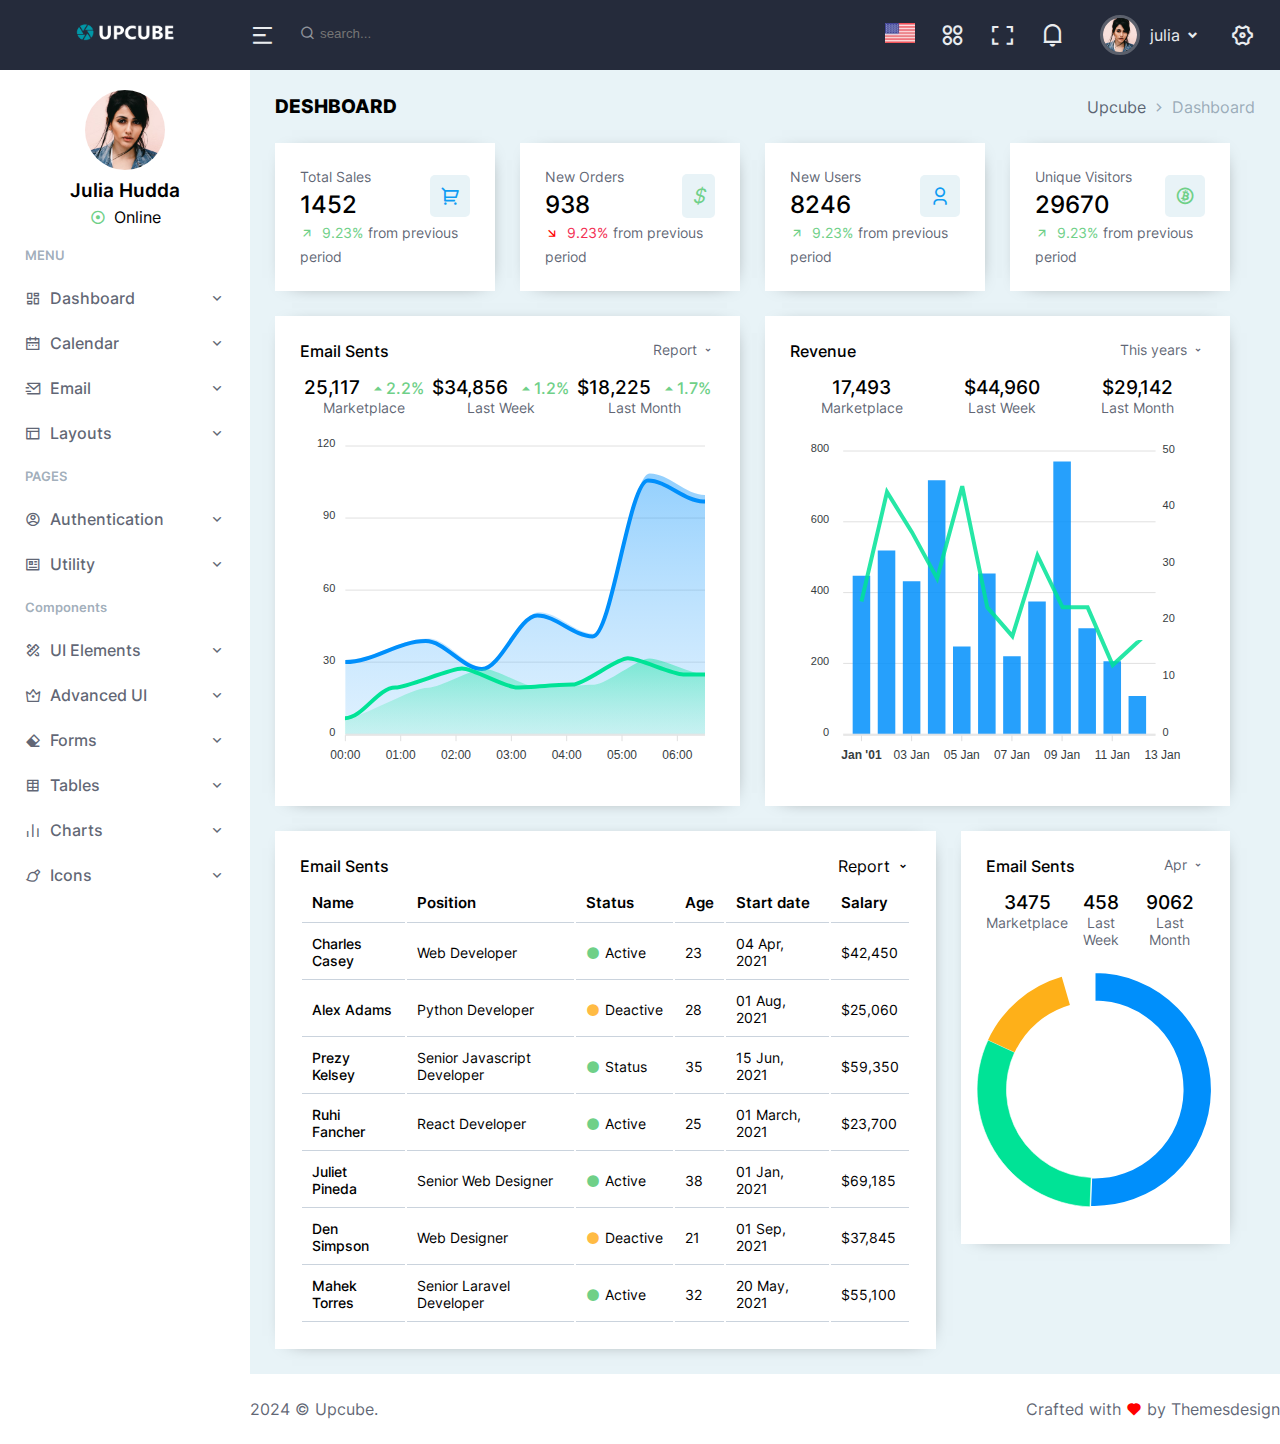
<file: admin penal/index.html>
<!DOCTYPE html>
<html lang="en">

<head>
    <meta charset="UTF-8">
    <meta name="viewport" content="width=device-width, initial-scale=1.0">
    <title>admin pannel</title>
    <!-- logo -->
    <link rel="icon" href="images/favicon.ico" type="favicon"/>
    <!-- remix icon -->
    <link rel="stylesheet" href="remix/remixicon.css" type="text/css">
    <!-- font  -->
    <link rel="stylesheet" href="fonts/stylesheet.css" type="text/css">
    <!-- main css -->
    <link rel="stylesheet" href="css/style.css" type="text/css">
    <!-- responsive in max width -->
    <link rel="stylesheet" href="css/max.css" type="text/css">
</head>

<body>

    <header>
        <div class="navbar-header d-flex justify-between align-center">
            <div class="d-flex">
                <div class="logo text-center">
                    <img src="images/logo-light.png" alt="logo" title="logo" width="100px">
                </div>
                <i class="ri-menu-2-line"></i>
                <form>
                    <i class="ri-search-line"></i>
                    <input type="text" placeholder="search...">
                </form>
            </div>
            <div class="navbar-icon d-flex align-center">
                <div class="us-fleg">
                    <img src="images/us.jpg" alt="us-fleg" title="us-fleg" width="30px">
                </div>
                <i class="ri-apps-2-line"></i>
                <i class="ri-fullscreen-line"></i>
                <i class="ri-notification-4-line"></i>
                <div class="droupdown">
                    <a href="javascript:void(0)" class=" profile d-flex align-center">
                        <img src="images/avatar-1.jpg" alt="profile" title="profile" width="40px">
                        <span>julia</span>
                        <i class="ri-arrow-drop-down-line"></i>
                    </a>
                    <div>
                        <ul class="droupdown-menu">
                            <li><a href="javascript:void(0)"><i class="ri-account-pin-circle-line"></i>profile</a></li>
                            <li><a href="javascript:void(0)"><i class="ri-wallet-2-line"></i>My Wallet</a></li>
                            <li><a href="javascript:void(0)"><i class="ri-settings-3-line"></i>setting</a></li>
                            <li><a href="javascript:void(0)"><i class="ri-lock-unlock-line"></i>lock screen</a></li>
                            <li><a href="javascript:void(0)"><i class="ri-shut-down-line"></i>log out</a></li>
                        </ul>
                    </div>
                </div>
                <i class="ri-settings-4-line"></i>
            </div>
        </div>
    </header>
    <aside>
        <div class="slidebar">
            <div class="slidebar-status text-center">
                <img src="images/avatar-1.jpg" alt="profile" title="profile" width="80px">
                <div>
                    <h3>Julia Hudda</h3>
                    <p><i class="ri-record-circle-line"></i>Online</p>
                </div>
            </div>
            <div>
                <h5>MENU</h5>
                <ul>
                    <li>
                        <a href="javascript:void(0)" class="d-flex justify-between align-center">
                            <div class="slidebar-item-title">
                                <i class="ri-dashboard-line"></i>
                                <span>Dashboard</span>
                            </div>
                            <i class="ri-arrow-down-s-line"></i>
                        </a>
                    </li>
                </ul>
                <ul>
                    <li>
                        <a href="javascript:void(0)" class="d-flex justify-between align-center">
                            <div class="slidebar-item-title">
                                <i class="ri-calendar-2-line"></i>
                                <span>Calendar</span>
                            </div>
                            <i class="ri-arrow-down-s-line"></i>
                        </a>
                    </li>
                </ul>
                <ul>
                    <li>
                        <a href="javascript:void(0)" class="d-flex justify-between align-center">
                            <div class="slidebar-item-title">
                                <i class="ri-mail-send-line"></i>
                                <span>Email</span>
                            </div>
                            <i class="ri-arrow-down-s-line"></i>
                        </a>
                    </li>
                </ul>
                <ul>
                    <li>
                        <a href="javascript:void(0)" class="d-flex justify-between align-center">
                            <div class="slidebar-item-title">
                                <i class="ri-layout-5-line"></i>
                                <span>Layouts</span>
                            </div>
                            <i class="ri-arrow-down-s-line"></i>
                        </a>
                    </li>
                </ul>
            </div>
            <div>
                <h5>PAGES</h5>
                <ul>
                    <li>
                        <a href="javascript:void(0)" class="d-flex justify-between align-center">
                            <div class="slidebar-item-title">
                                <i class="ri-account-circle-line"></i>
                                <span>Authentication</span>
                            </div>
                            <i class="ri-arrow-down-s-line"></i>
                        </a>
                    </li>
                </ul>
                <ul>
                    <li>
                        <a href="javascript:void(0)" class="d-flex justify-between align-center">
                            <div class="slidebar-item-title">
                                <i class="ri-profile-line"></i>
                                <span>Utility</span>
                            </div>
                            <i class="ri-arrow-down-s-line"></i>
                        </a>
                    </li>
                </ul>
            </div>
            <div>
                <h5>Components</h5>
                <ul>
                    <li>
                        <a href="javascript:void(0)" class="d-flex justify-between align-center">
                            <div class="slidebar-item-title">
                                <i class="ri-pencil-ruler-2-line"></i>
                                <span>UI Elements</span>
                            </div>
                            <i class="ri-arrow-down-s-line"></i>
                        </a>
                    </li>
                </ul>
                <ul>
                    <li>
                        <a href="javascript:void(0)" class="d-flex justify-between align-center">
                            <div class="slidebar-item-title">
                                <i class="ri-vip-crown-2-line"></i>
                                <span>Advanced UI</span>
                            </div>
                            <i class="ri-arrow-down-s-line"></i>
                        </a>
                    </li>
                </ul>
                <ul>
                    <li>
                        <a href="javascript:void(0)" class="d-flex justify-between align-center">
                            <div class="slidebar-item-title">
                                <i class="ri-eraser-fill"></i>
                                <span>Forms</span>
                            </div>
                            <i class="ri-arrow-down-s-line"></i>
                        </a>
                    </li>
                </ul>
                <ul>
                    <li>
                        <a href="javascript:void(0)" class="d-flex justify-between align-center">
                            <div class="slidebar-item-title">
                                <i class="ri-table-2"></i>
                                <span>Tables</span>
                            </div>
                            <i class="ri-arrow-down-s-line"></i>
                        </a>
                    </li>
                </ul>
                <ul>
                    <li>
                        <a href="javascript:void(0)" class="d-flex justify-between align-center">
                            <div class="slidebar-item-title">
                                <i class="ri-bar-chart-line"></i>
                                <span>Charts</span>
                            </div>
                            <i class="ri-arrow-down-s-line"></i>
                        </a>
                    </li>
                </ul>
                <ul>
                    <li>
                        <a href="javascript:void(0)" class="d-flex justify-between align-center">
                            <div class="slidebar-item-title">
                                <i class="ri-brush-line"></i>
                                <span>Icons</span>
                            </div>
                            <i class="ri-arrow-down-s-line"></i>
                        </a>
                    </li>
                </ul>
                <ul>
                    <li>
                        <a href="javascript:void(0)" class="d-flex justify-between align-center">
                            <div class="slidebar-item-title">
                                <i class="ri-map-pin-line"></i>
                                <span>Maps</span>
                            </div>
                            <i class="ri-arrow-down-s-line"></i>
                        </a>
                    </li>
                </ul>
                <ul>
                    <li>
                        <a href="javascript:void(0)" class="d-flex justify-between align-center">
                            <div class="slidebar-item-title">
                                <i class="ri-share-line"></i>
                                <span>Multi Level</span>
                            </div>
                            <i class="ri-arrow-down-s-line"></i>
                        </a>
                    </li>
                </ul>
            </div>
        </div>
    </aside>
    <main>
        <div class="deshboard">
            <div class="dashboard-title d-flex justify-between align-center">
                <h3>DESHBOARD</h3>
                <div>
                    <a href="javascript:void(0)">Upcube</a>
                    <i class="ri-arrow-right-s-line"></i>
                    <span>Dashboard</span>
                </div>
            </div>
            <div class="main-deshboard">
                <div class="sale-product">
                    <div class="row">
                        <div class="w-4 col-sm-2 col-md-1">
                            <div class="sale-item">
                                <div class="totle-sale d-flex align-center justify-between">
                                    <div>
                                        <p>Total Sales</p>
                                        <h2>1452</h2>
                                    </div>
                                    <i class="ri-shopping-cart-2-line"></i>
                                </div>
                                <div class="item-content">
                                    <p><span><i class="ri-arrow-right-up-line"></i>9.23%</span>from previous</p>
                                    <span>period</span>
                                </div>
                            </div>
                        </div>
                        <div class="w-4 col-sm-2 col-md-1">
                            <div class="sale-item">
                                <div class="totle-sale d-flex align-center justify-between">
                                    <div>
                                        <p>New Orders</p>
                                        <h2>938</h2>
                                    </div>
                                    <i>$</i>
                                </div>
                                <div class="item-content">
                                    <p><span><i class="ri-arrow-right-down-line" style="color: red;"></i>9.23%</span>from
                                        previous</p>
                                    <span>period</span>
                                </div>
                            </div>
                        </div>
                        <div class="w-4 col-sm-2 col-md-1">
                            <div class="sale-item">
                                <div class="totle-sale d-flex align-center justify-between">
                                    <div>
                                        <p>New Users</p>
                                        <h2>8246</h2>
                                    </div>
                                    <i class="ri-user-3-line"></i>
                                </div>
                                <div class="item-content">
                                    <p><span><i class="ri-arrow-right-up-line"></i>9.23%</span>from previous</p>
                                    <span>period</span>
                                </div>
                            </div>
                        </div>
                        <div class="w-4 col-sm-2 col-md-1">
                            <div class="sale-item">
                                <div class="totle-sale d-flex align-center justify-between">
                                    <div>
                                        <p>Unique Visitors</p>
                                        <h2>29670</h2>
                                    </div>
                                    <i class="ri-btc-line"></i>
                                </div>
                                <div class="item-content">
                                    <p><span><i class="ri-arrow-right-up-line"></i>9.23%</span>from previous</p>
                                    <span>period</span>
                                </div>
                            </div>
                        </div>
                    </div>
                </div>
                <div class="row">
                    <div class="w-2 col-sm-1">
                        <div class="report">
                            <div class="report-title d-flex justify-between">
                                <h4>Email Sents</h4>
                                <p>Report <i class="ri-arrow-drop-down-line"></i></p>
                            </div>
                            <div class="report-content text-center d-flex justify-around">
                                <div>
                                    <h3>25,117 <span><i class="ri-arrow-up-s-fill"></i>2.2%</span></h3>
                                    <p>Marketplace</p>
                                </div>
                                <div>
                                    <h3>$34,856 <span><i class="ri-arrow-up-s-fill"></i>1.2%</span></h3>
                                    <p>Last Week</p>
                                </div>
                                <div>
                                    <h3>$18,225 <span><i class="ri-arrow-up-s-fill"></i>1.7%</span></h3>
                                    <p>Last Month</p>
                                </div>
                            </div>
                            <div id="chart"></div>
                        </div>
                    </div>
                    <div class="w-2 col-sm-1">
                        <div class="revenue">
                            <div class="revenue-title d-flex justify-between">
                                <h4>Revenue</h4>
                                <p>This years <i class="ri-arrow-drop-down-line"></i></p>
                            </div>
                            <div class="revenue-content text-center d-flex justify-around">
                                <div>
                                    <h3>17,493</h3>
                                    <p>Marketplace</p>
                                </div>
                                <div>
                                    <h3>$44,960</h3>
                                    <p>Last Week</p>
                                </div>
                                <div>
                                    <h3>$29,142</h3>
                                    <p>Last Month</p>
                                </div>
                            </div>
                            <div id="chart1"></div>
                        </div>
                    </div>
                </div>
                <div class="row">
                    <div class="w-70 col-sm-1">
                        <div class="user-data">
                            <div class="user-title d-flex justify-between">
                                <h4>Email Sents</h4>
                                <p>Report <i class="ri-arrow-drop-down-line"></i></p>
                            </div>
                            <table width="100%">
                                <thead>
                                    <tr>
                                        <th>Name</th>
                                        <th>Position</th>
                                        <th>Status</th>
                                        <th>Age</th>
                                        <th>Start date</th>
                                        <th>Salary</th>
                                    </tr>
                                </thead>
                                <tbody>
                                    <tr>
                                        <td>Charles Casey</td>
                                        <td>Web Developer</td>
                                        <td><i class="ri-circle-fill"></i>Active</td>
                                        <td>23</td>
                                        <td>04 Apr, 2021</td>
                                        <td>$42,450</td>
                                    </tr>
                                    <tr>
                                        <td>Alex Adams</td>
                                        <td>Python Developer</td>
                                        <td><i class="ri-circle-fill"></i>Deactive</td>
                                        <td>28</td>
                                        <td>01 Aug, 2021</td>
                                        <td> $25,060</td>
                                    </tr>
                                    <tr>
                                        <td>Prezy Kelsey</td>
                                        <td>Senior Javascript Developer</td>
                                        <td><i class="ri-circle-fill"></i>Status</td>
                                        <td>35</td>
                                        <td>15 Jun, 2021</td>
                                        <td>$59,350</td>
                                    </tr>
                                    <tr>
                                        <td>Ruhi Fancher</td>
                                        <td>React Developer</td>
                                        <td><i class="ri-circle-fill"></i>Active</td>
                                        <td>25</td>
                                        <td>01 March, 2021</td>
                                        <td>$23,700</td>
                                    </tr>
                                    <tr>
                                        <td>Juliet Pineda</td>
                                        <td>Senior Web Designer</td>
                                        <td><i class="ri-circle-fill"></i>Active</td>
                                        <td>38</td>
                                        <td>01 Jan, 2021</td>
                                        <td>$69,185</td>
                                    </tr>
                                    <tr>
                                        <td>Den Simpson</td>
                                        <td>Web Designer</td>
                                        <td><i class="ri-circle-fill"></i>Deactive</td>
                                        <td>21</td>
                                        <td>01 Sep, 2021</td>
                                        <td>$37,845</td>
                                    </tr>
                                    <tr>
                                        <td>Mahek Torres</td>
                                        <td>Senior Laravel Developer</td>
                                        <td><i class="ri-circle-fill"></i>Active</td>
                                        <td>32</td>
                                        <td>20 May, 2021</td>
                                        <td>$55,100</td>
                                    </tr>
                                </tbody>
                            </table>
                        </div>
                    </div>
                    <div class="w-30 col-sm-1">
                        <div class="mounthly-chart">
                            <div class="mounthly-title d-flex justify-between">
                                <h4>Email Sents</h4>
                                <p>Apr <i class="ri-arrow-drop-down-line"></i></p>
                            </div>
                            <div class="mounthly-content text-center d-flex justify-around">
                                <div>
                                    <h3>3475</h3>
                                    <p>Marketplace</p>
                                </div>
                                <div>
                                    <h3>458</h3>
                                    <p>Last Week</p>
                                </div>
                                <div>
                                    <h3>9062</h3>
                                    <p>Last Month</p>
                                </div>
                            </div>
                            <div id="chart2"></div>
                        </div>
                    </div>
                </div>
            </div>
        </div>
        <div class="copy-right d-flex justify-between">
            <p>2024 © Upcube.</p>
            <p>Crafted with <i class="ri-heart-fill" style="color: red;"></i> by Themesdesign</p>
        </div>
    </main>


    <script src="js/jquery.min.js" type="text/javascript"></script>
    <script src="js/apexcharts.min.js" type="text/javascript"></script>
    <script>
        $(document).ready(function(){
            $('.navbar-header .ri-menu-2-line').click(function(){
                $('aside').toggleClass('active');
                $('main').toggleClass('active-main');
                $('aside').toggleClass('add-class');
            });
        });
    </script>
    <script>
        // chart 1(Report)
        var options = {
            series: [{
                name: 'series1',
                data: [31, 40, 28, 51, 42, 109, 100]
            }, {
                name: 'series2',
                data: [11, 32, 45, 32, 34, 52, 41]
            }],
            chart: {
                height: 350,
                type: 'area'
            },
            dataLabels: {
                enabled: false
            },
            stroke: {
                curve: 'smooth'
            },
            xaxis: {
                type: 'datetime',
                categories: ["2018-09-19T00:00:00.000Z", "2018-09-19T01:30:00.000Z", "2018-09-19T02:30:00.000Z", "2018-09-19T03:30:00.000Z", "2018-09-19T04:30:00.000Z", "2018-09-19T05:30:00.000Z", "2018-09-19T06:30:00.000Z"]
            },
            tooltip: {
                x: {
                    format: 'dd/MM/yy HH:mm'
                },
            },
        };

        var chart = new ApexCharts(document.querySelector("#chart"), options);
        chart.render();

        // chart 2(Revenue)
        var options = {
            series: [{
                name: 'Website Blog',
                type: 'column',
                data: [440, 505, 414, 671, 227, 413, 201, 352, 752, 320, 257, 160]
            }, {
                name: 'Social Media',
                type: 'line',
                data: [23, 42, 35, 27, 43, 22, 17, 31, 22, 22, 12, 16]
            }],
            chart: {
                height: 350,
                type: 'line',
            },
            stroke: {
                width: [0, 4]
            },
            title: {
                text: ''
            },
            dataLabels: {
                enabled: false,
                enabledOnSeries: [1]
            },
            labels: ['01 Jan 2001', '02 Jan 2001', '03 Jan 2001', '04 Jan 2001', '05 Jan 2001', '06 Jan 2001', '07 Jan 2001', '08 Jan 2001', '09 Jan 2001', '10 Jan 2001', '11 Jan 2001', '12 Jan 2001'],
            xaxis: {
                type: 'datetime'
            },
            yaxis: [{
                title: {
                    text: '',
                },

            }, {
                opposite: true,
                title: {
                    text: ''
                }
            }]
        };

        var chart = new ApexCharts(document.querySelector("#chart1"), options);
        chart.render();

        // chart 3(mounthly)
        var options = {
            series: [42, 26, 15],
            chart: {
                width: 300,
                type: 'donut',
            },
            plotOptions: {
                pie: {
                    donut: {
                        size: '75%'
                    }
                }
            },
            dataLabels: {
                enabled: false
            },
            responsive: [{
                breakpoint: 480,
                options: {
                    chart: {
                        width: 200
                    },
                    legend: {
                        show: false
                    }
                }
            }],
            legend: {
                position: 'right',
                offsetY: 0,
                height: 230,
            }
        };

        var chart = new ApexCharts(document.querySelector("#chart2"), options);
        chart.render();
    </script>
</body>

</html>
</file>
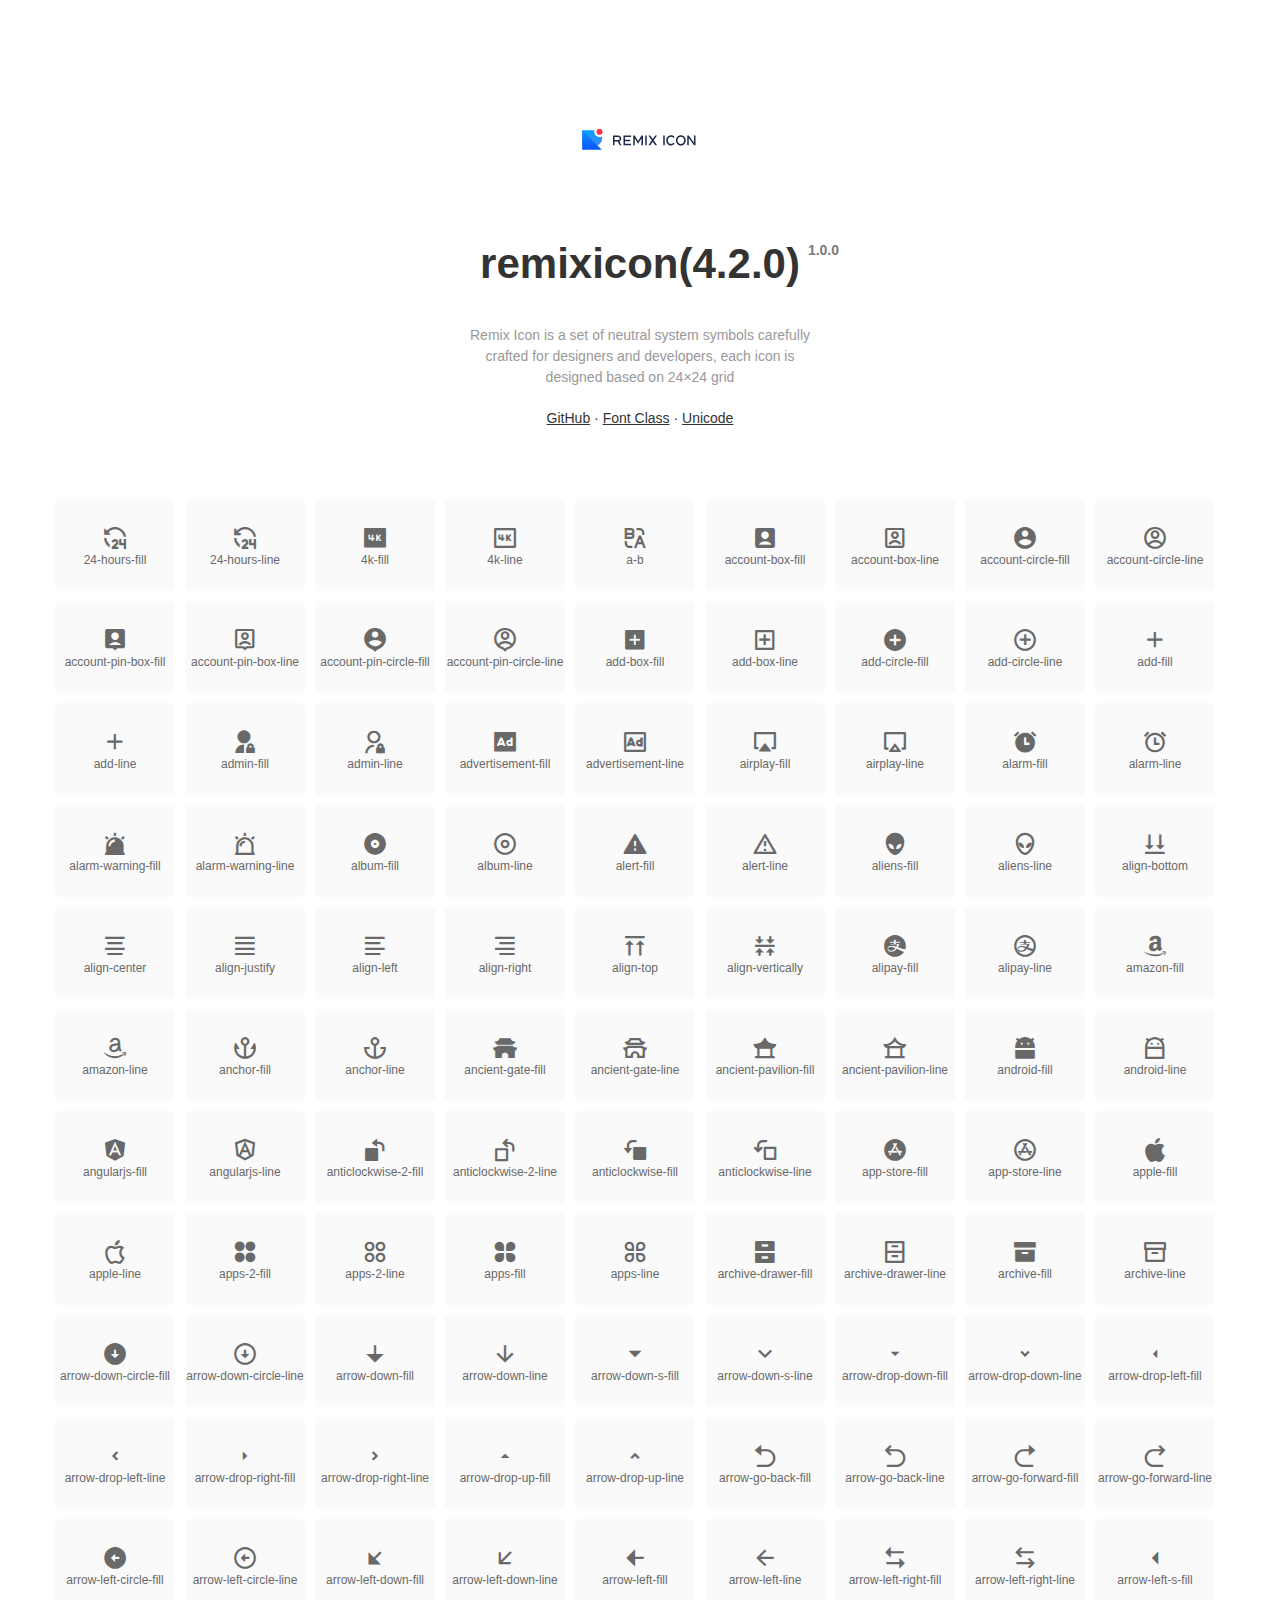
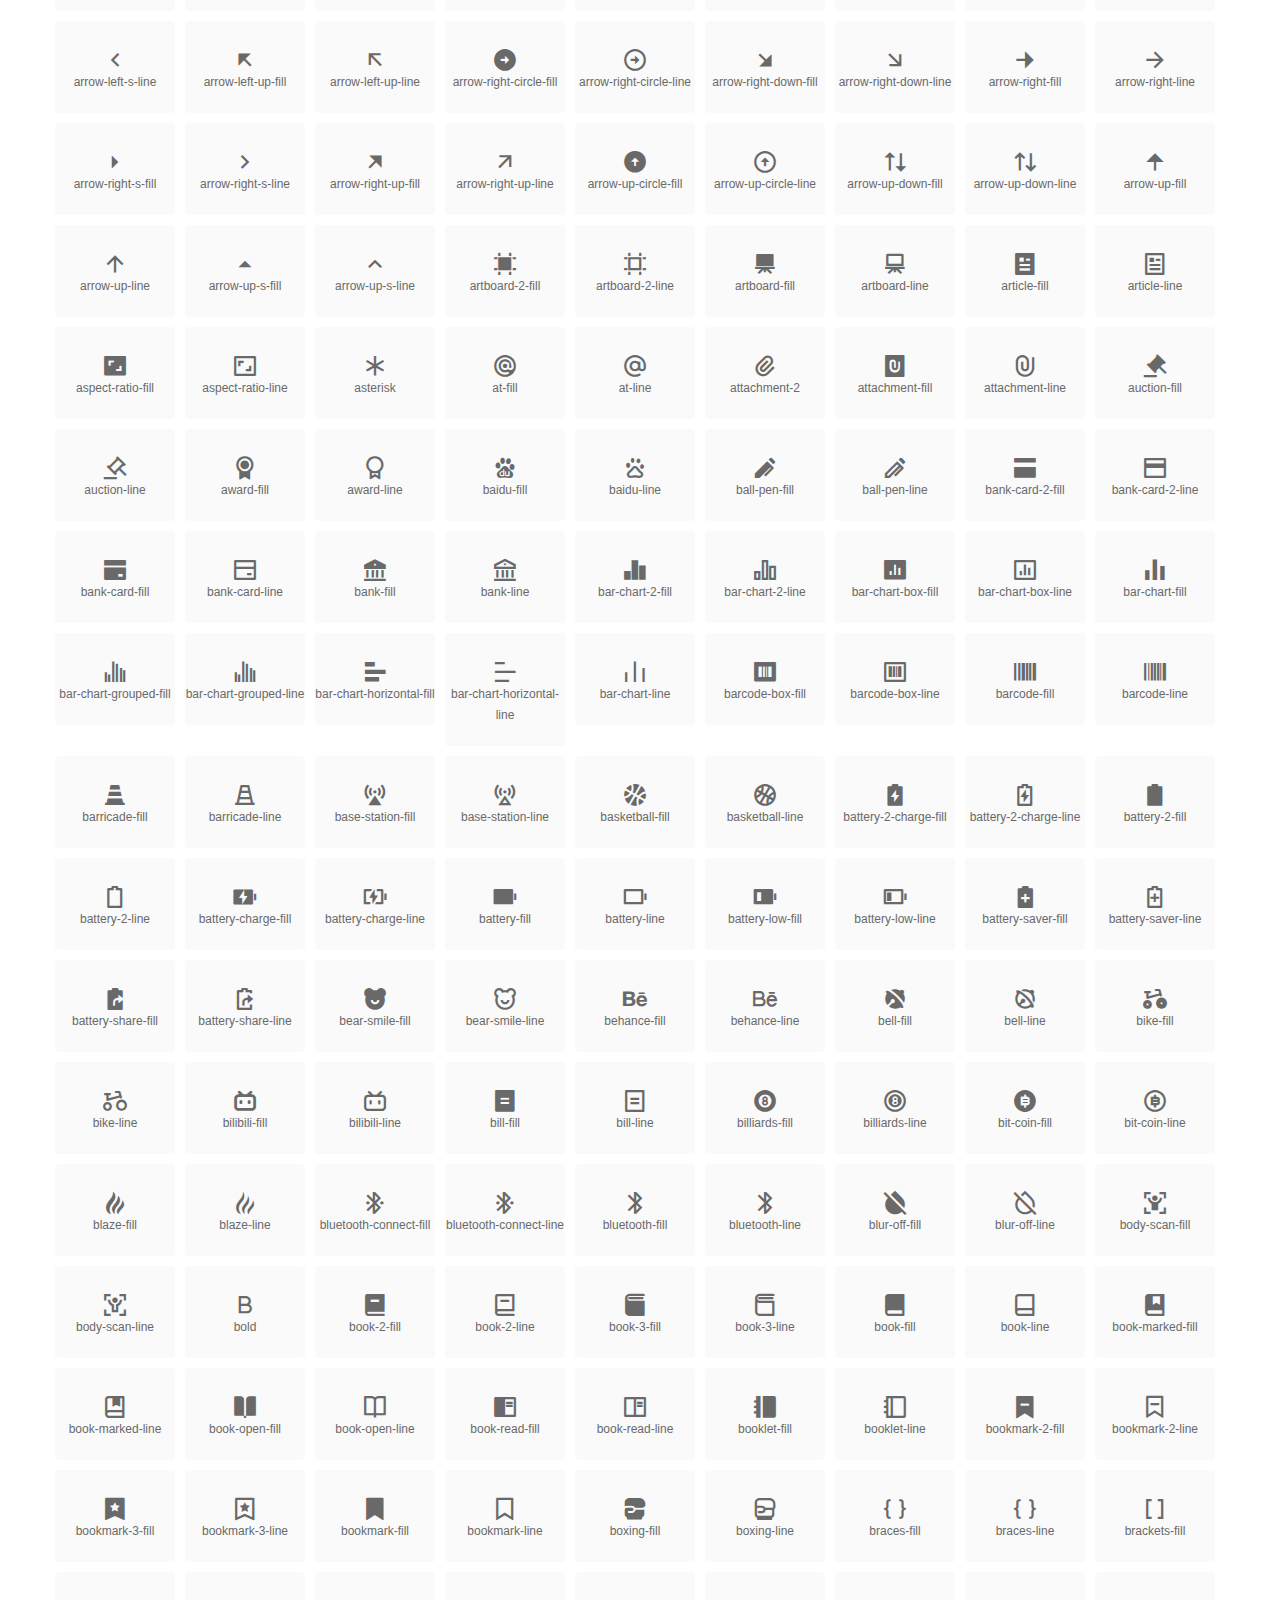
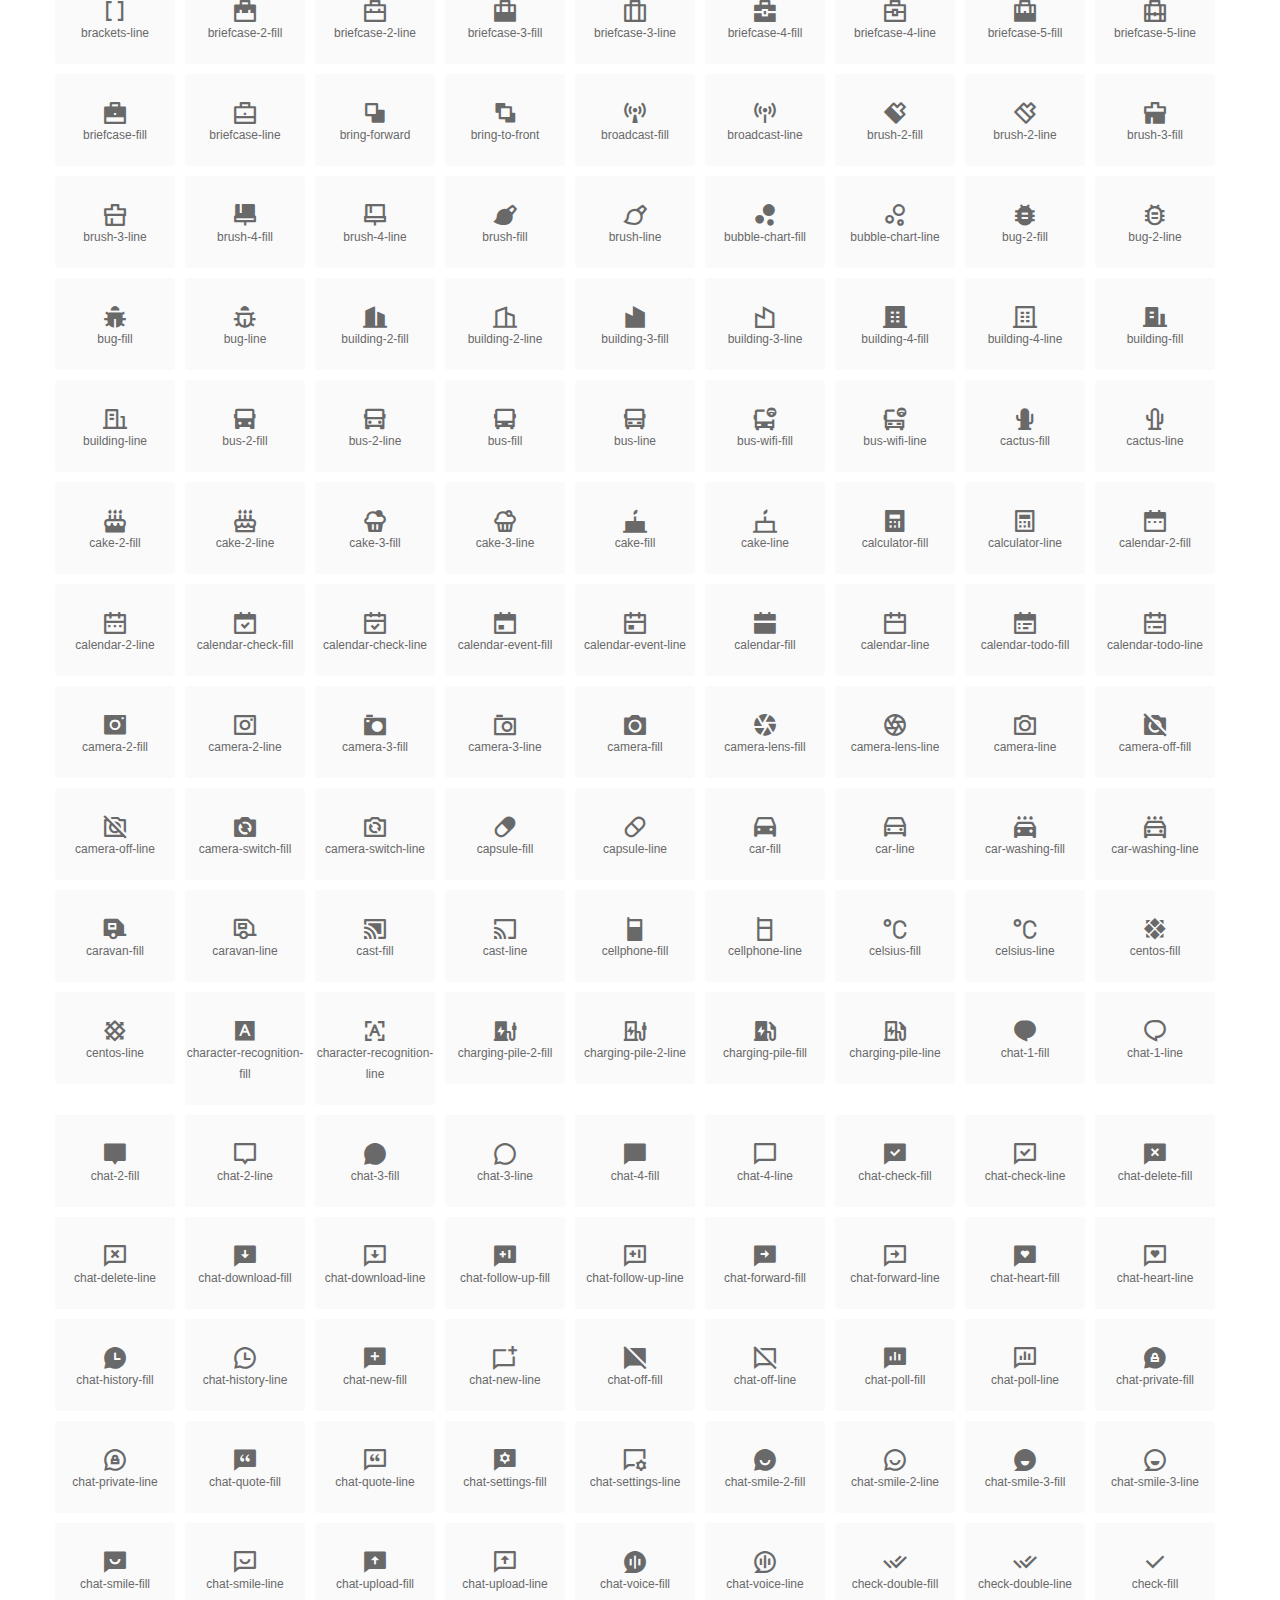
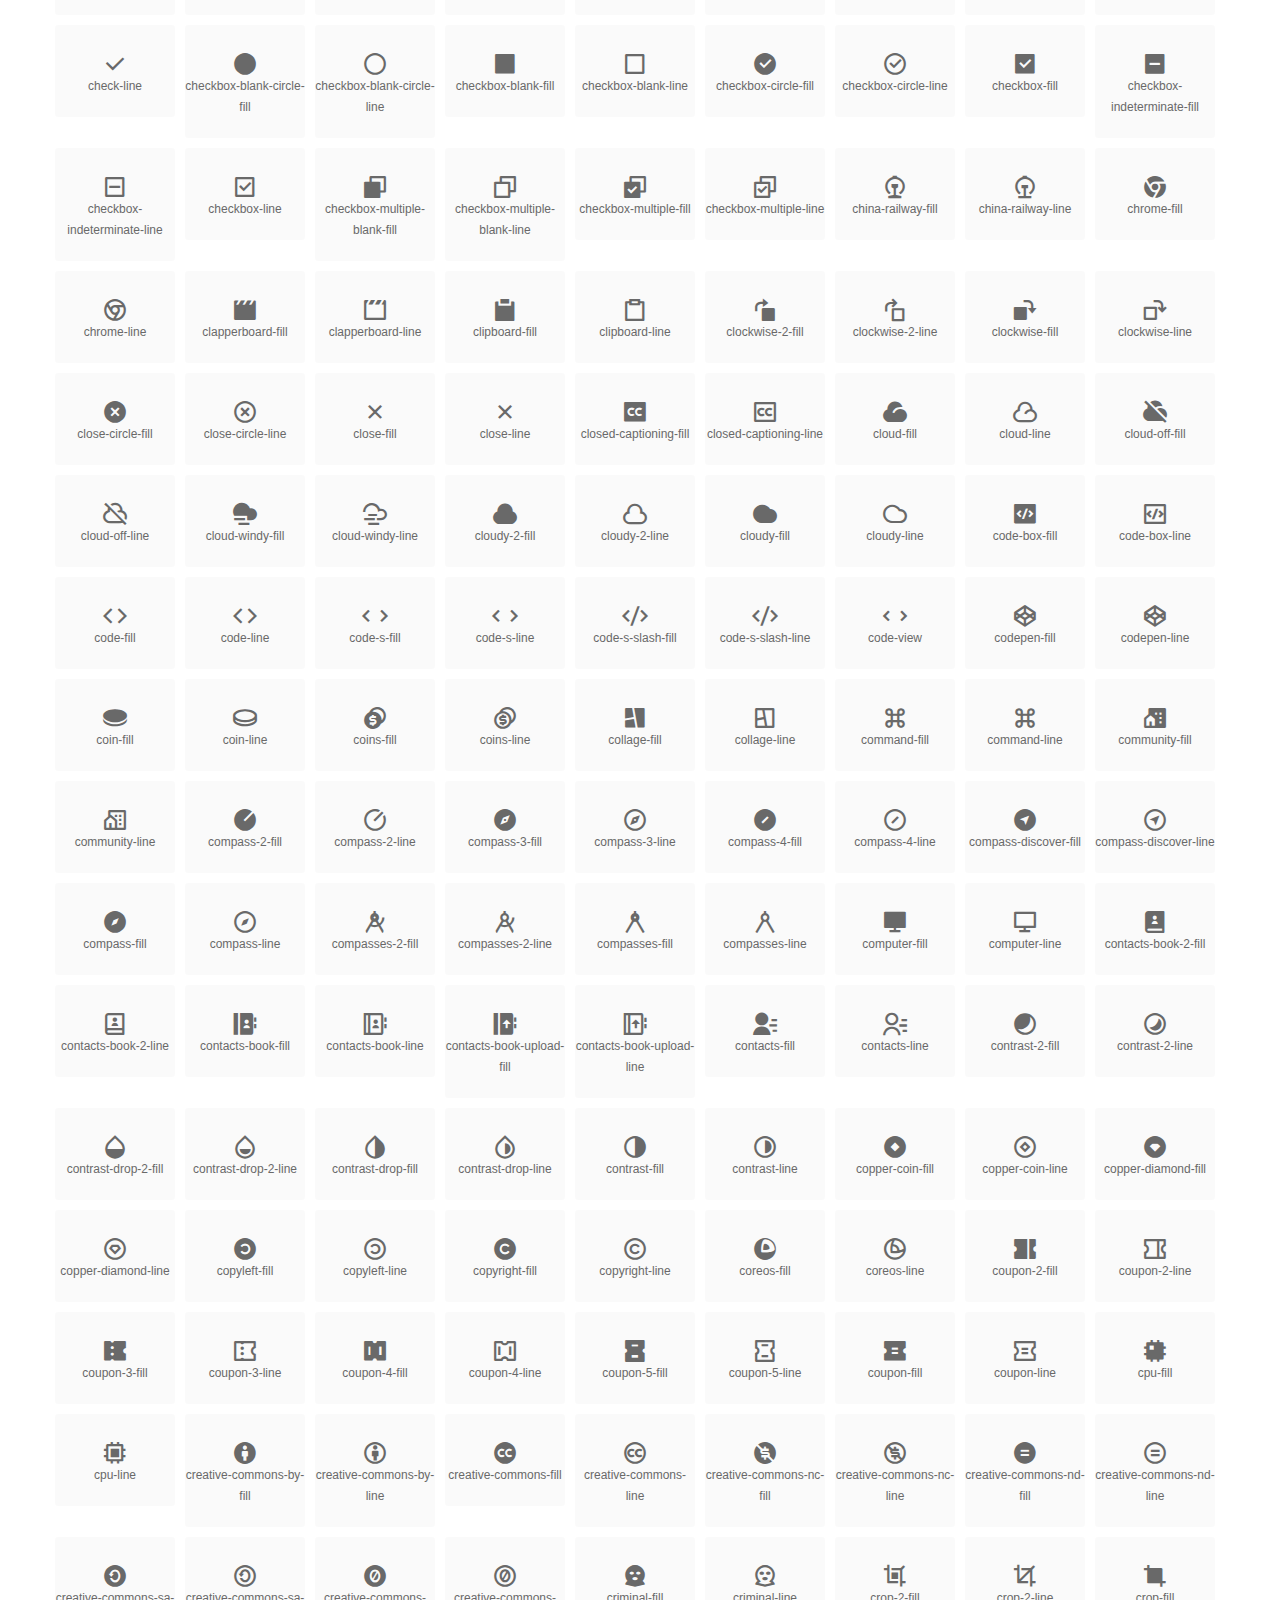
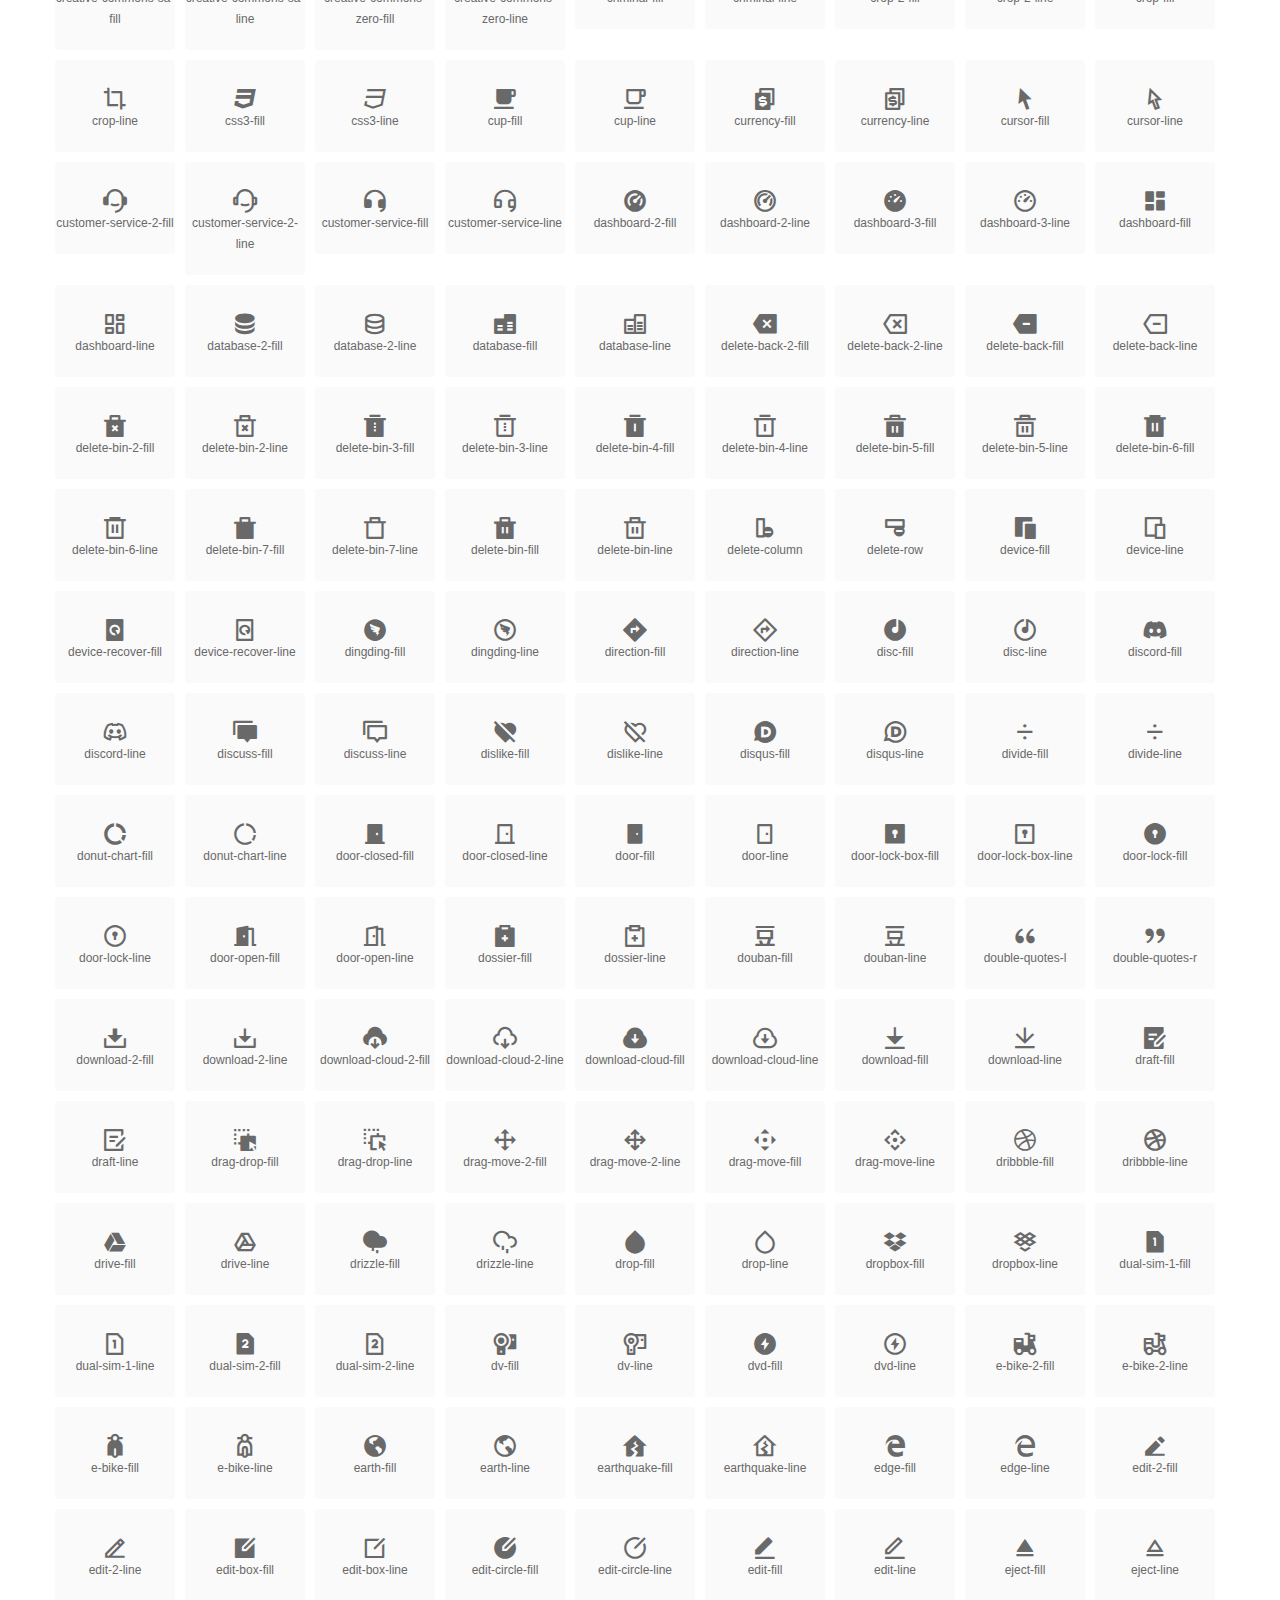
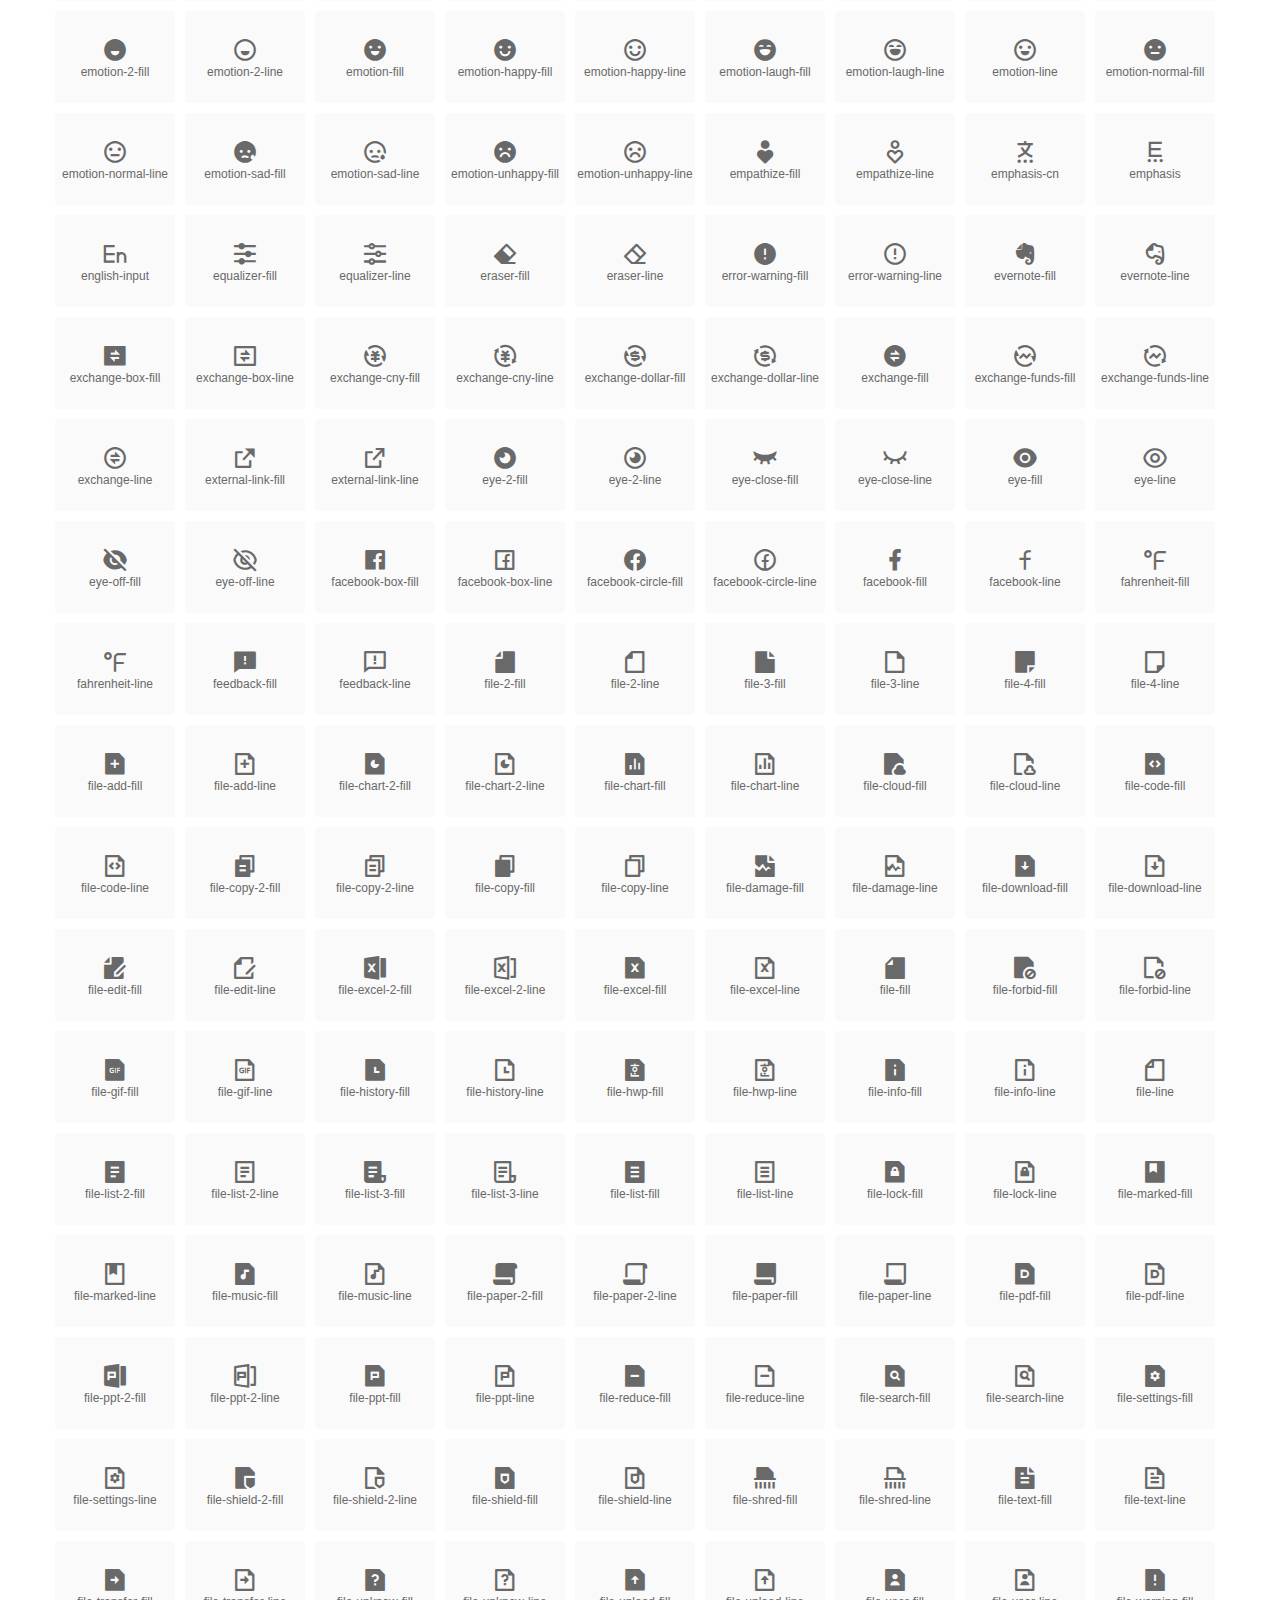
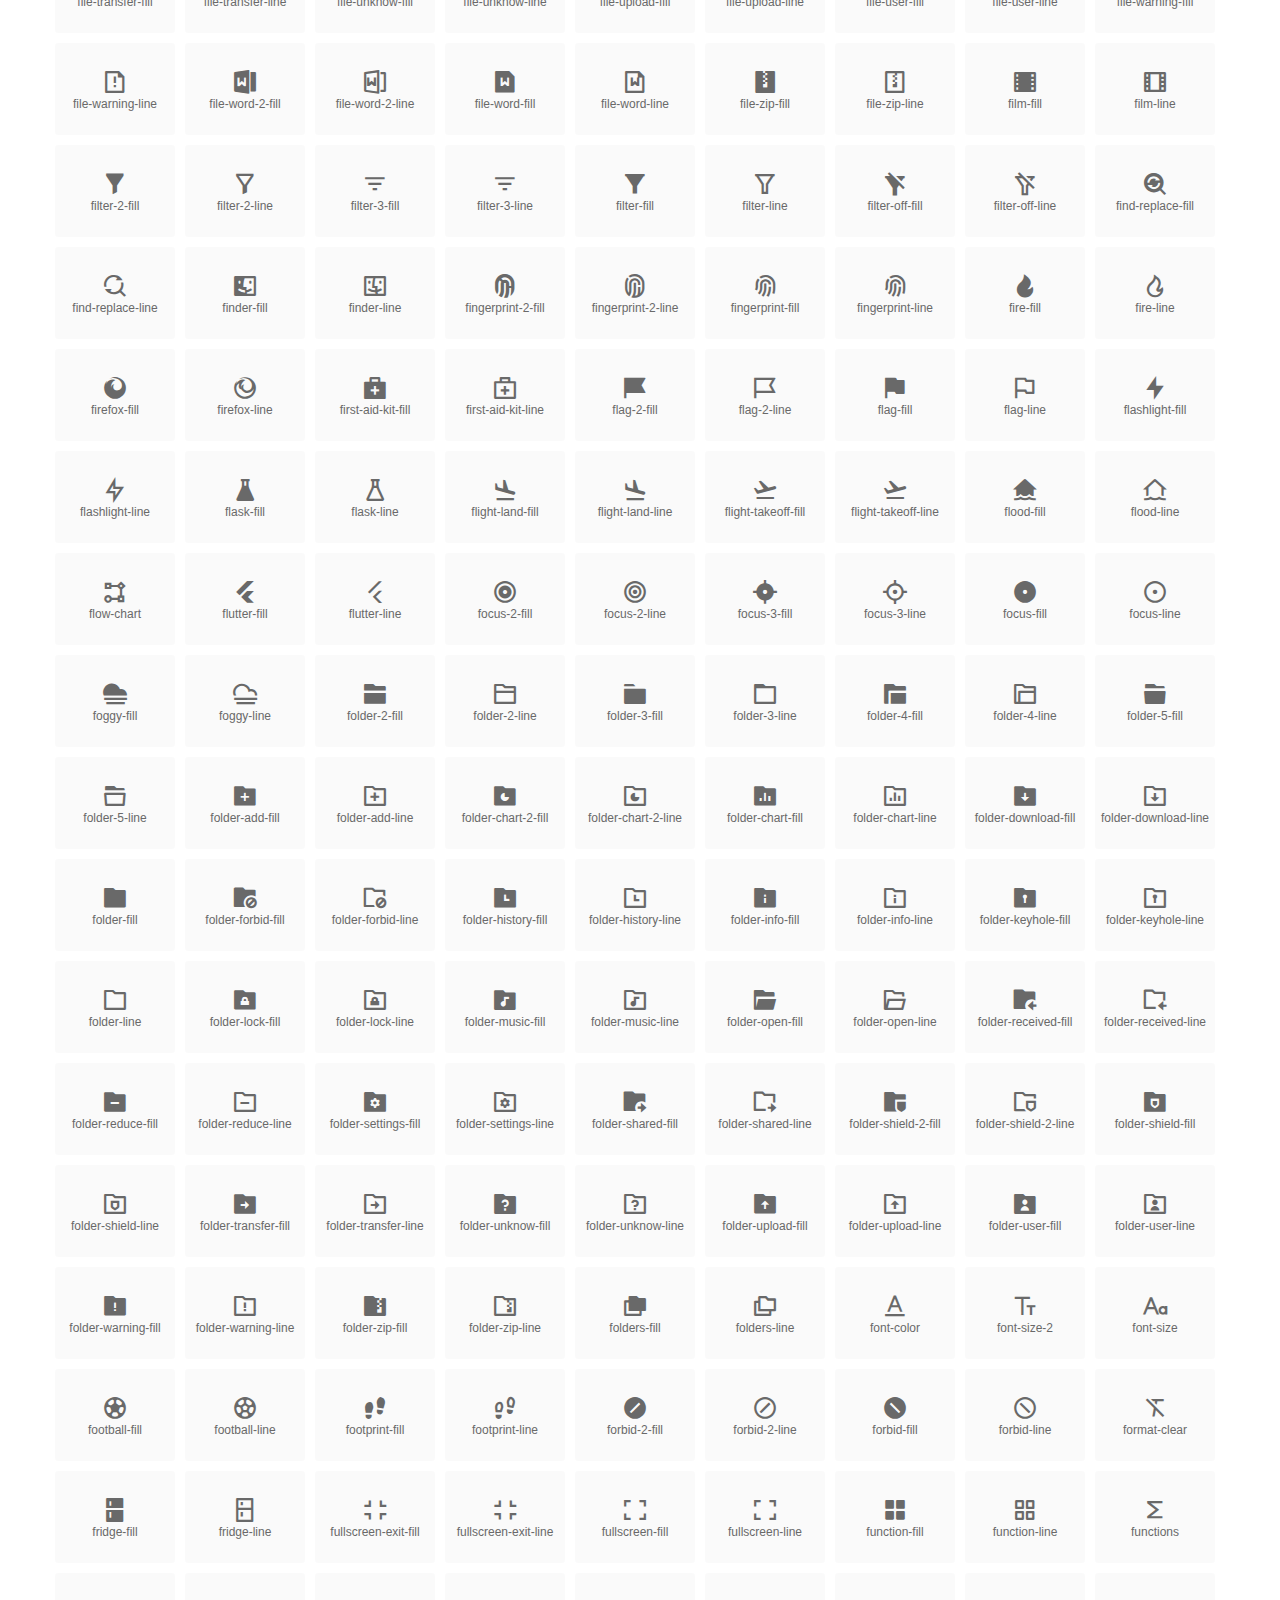
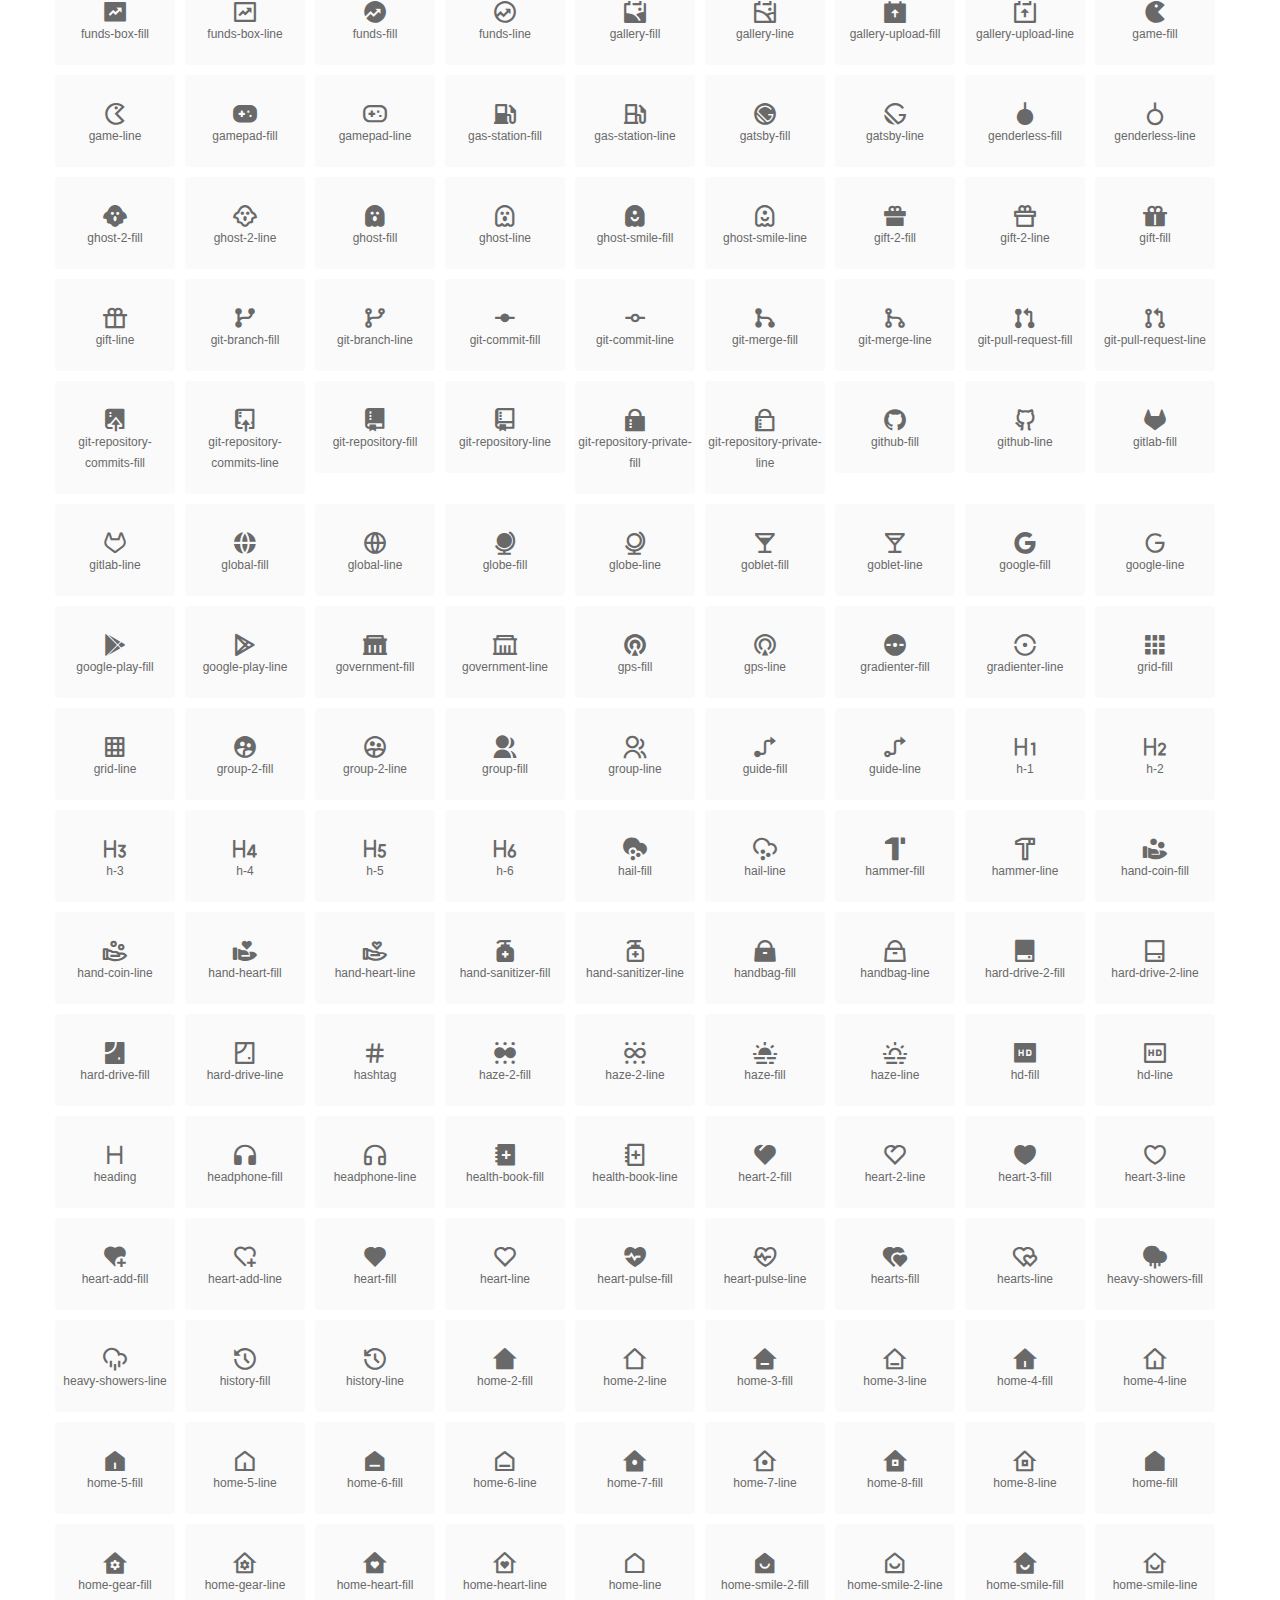
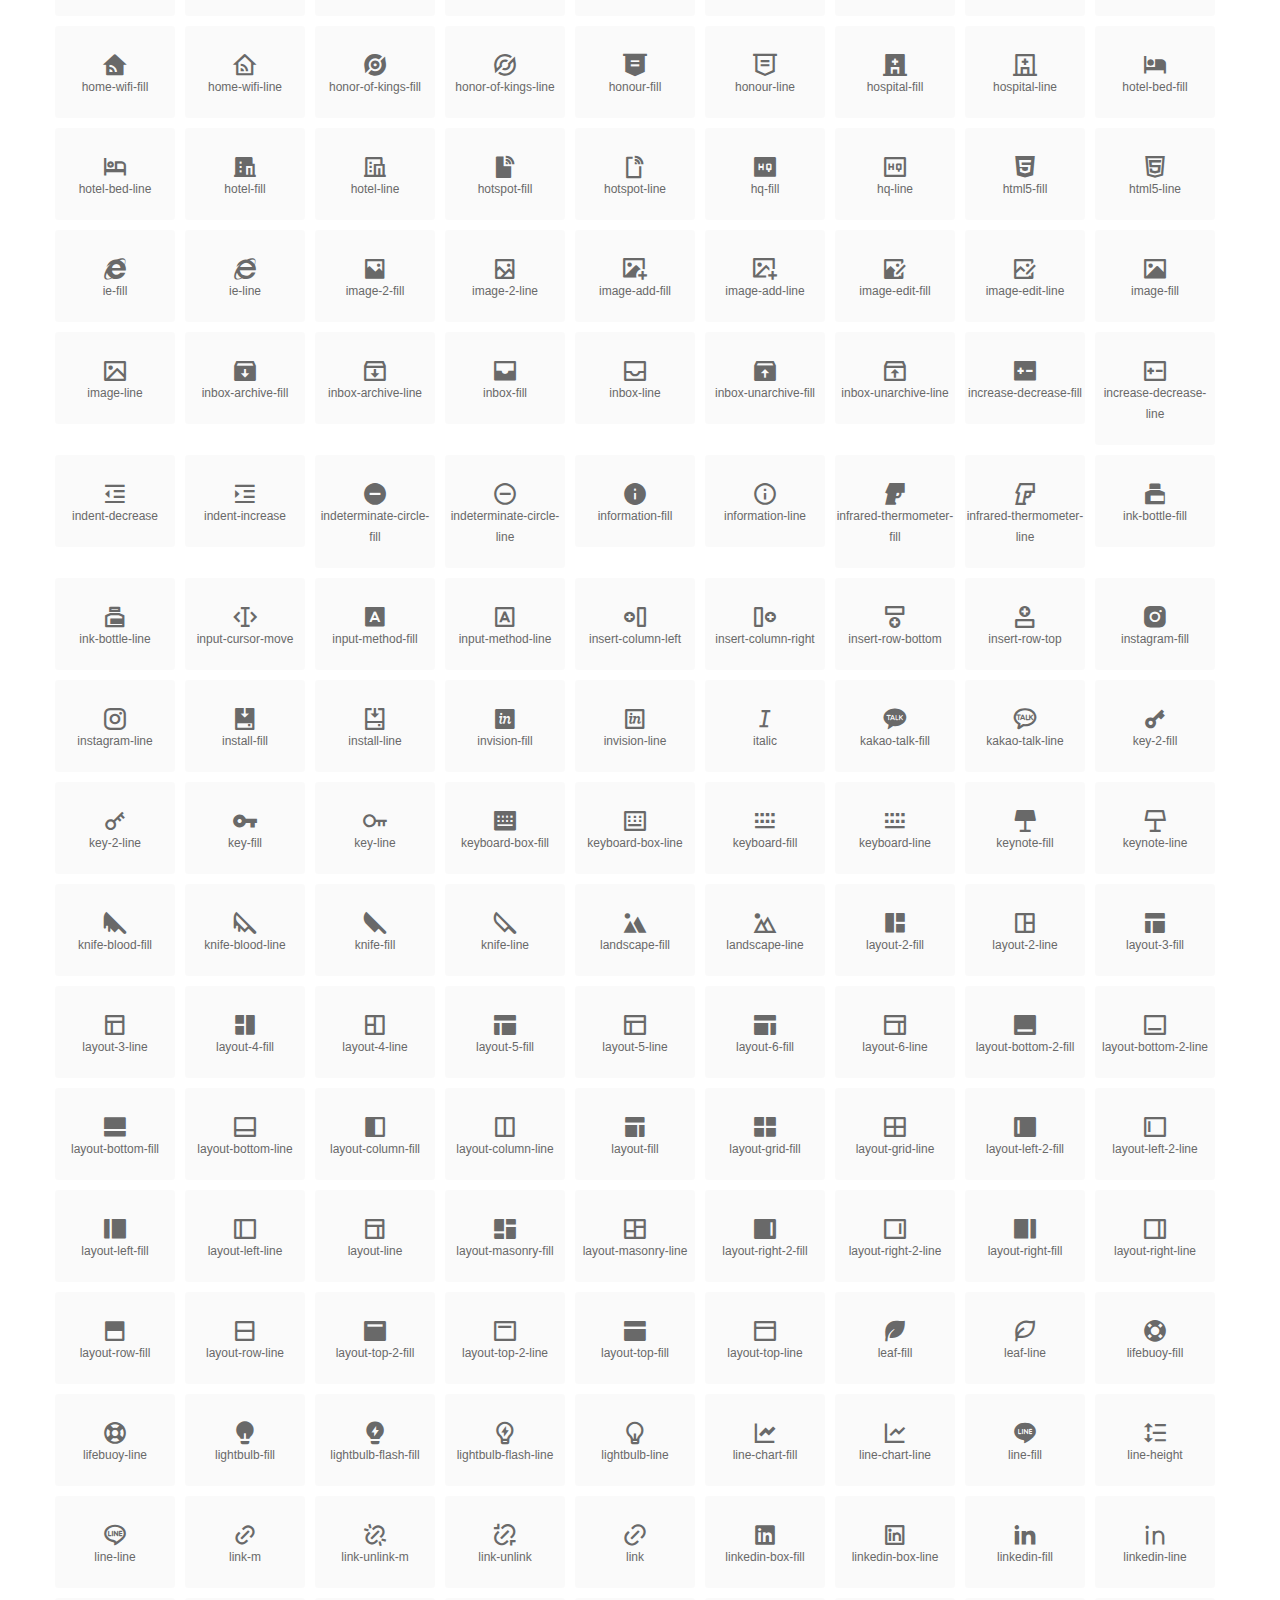
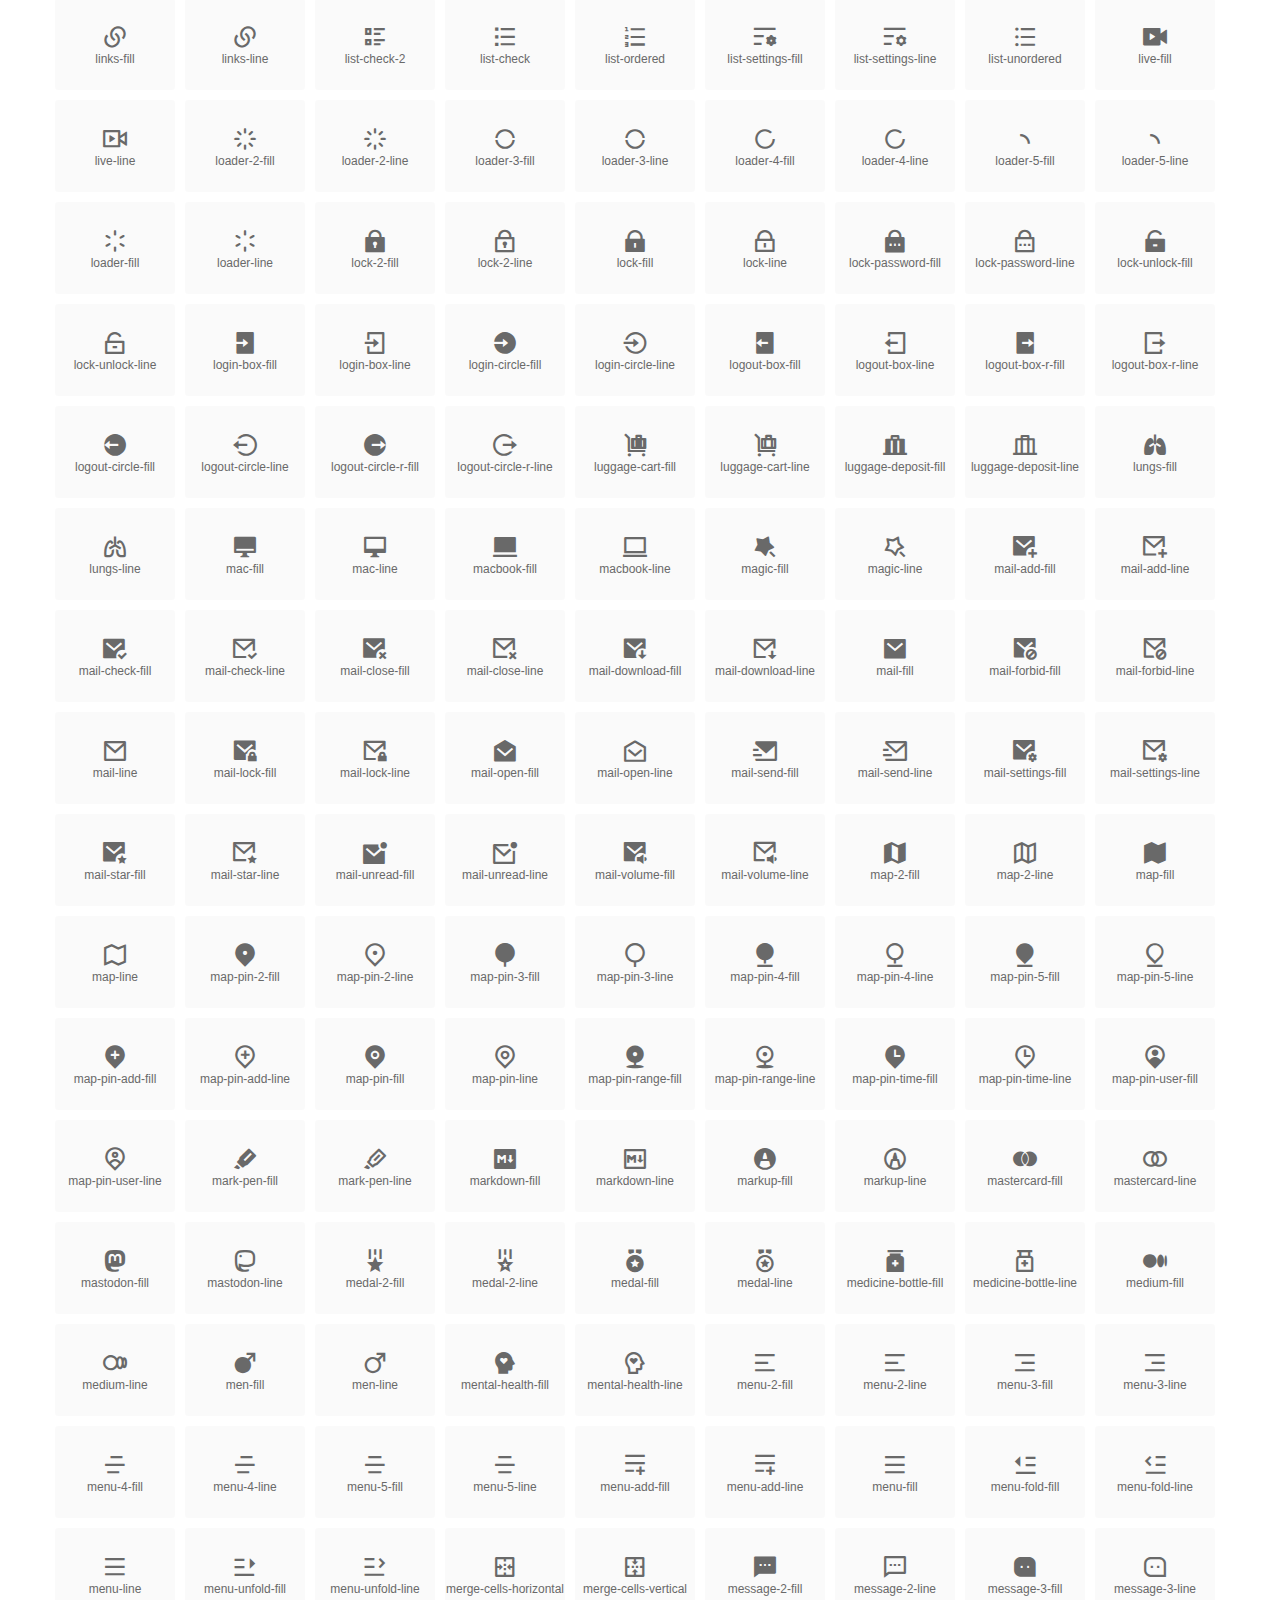
<file: admin penal/remix/index.html>
<!DOCTYPE html>
<html lang="en">
<head>
  <meta charset="UTF-8">
  <title>remixicon(4.2.0)</title>
  <meta name="viewport" content="width=device-width,minimum-scale=1.0,maximum-scale=1.0,user-scalable=no">
   
  <meta name="description" content="Remix Icon is a set of neutral system symbols carefully crafted for designers and developers, each icon is designed based on 24×24 grid">
   
  <meta name="keywords" content="remixicon,TTF,EOT,WOFF,WOFF2,SVG">
  
  
  
  <link rel="stylesheet" href="remixicon.css" />
  
  <style>
    *{margin: 0;padding: 0;list-style: none;}
    body { color: #696969; font: 12px/1.5 tahoma, arial, \5b8b\4f53, sans-serif; }
    a { color: #333; text-decoration: underline; }
    a:hover { color: rgb(9, 73, 209); }
    .header { color: #333; text-align: center; padding: 80px 0 60px 0; min-height: 153px; font-size: 14px; }
    .header .logo svg { height: 120px; width: 120px; }
    .header h1 { font-size: 42px; padding: 26px 0 10px 0; }
    .header sup {font-size: 14px; margin: 8px 0 0 8px; position: absolute; color: #7b7b7b; }
    .info {
      color: #999;
      font-weight: normal;
      max-width: 346px;
      margin: 0 auto;
      padding: 20px 0;
      font-size: 14px;
    }

    .icons { max-width: 1190px; margin: 0 auto; }
    .icons ul { text-align: center; }
    .icons ul li {
      vertical-align: top;
      width: 120px;
      display: inline-block;
      text-align: center;
      background-color: rgba(0,0,0,.02);
      border-radius: 3px;
      padding: 29px 0 10px 0;
      margin-right: 10px;
      margin-top: 10px;
      transition: all 0.6s ease;
    }
    .icons ul li:hover { background-color: rgba(0,0,0,.06); }
    .icons ul li:hover span { color: #3c75e4; opacity: 1; }
    .icons ul li .unicode { color: #8c8c8c; opacity: 0.3; }
    .icons ul li h4 {
      font-weight: normal;
      padding: 10px 0 5px 0;
      display: block;
      color: #8c8c8c;
      font-size: 14px;
      line-height: 12px;
      opacity: 0.8;
    }
    .icons ul li:hover h4 { opacity: 1; }
    .icons ul li svg { width: 24px; height: 24px; }
    .icons ul li:hover { color: #3c75e4; }
    .footer { text-align: center; padding: 10px 0 90px 0; }
    .footer a { text-align: center; padding: 10px 0 90px 0; color: #696969;}
    .footer a:hover { color: #0949d1; }
    .links { text-align: center; padding: 50px 0 0 0; font-size: 14px; }
    
    .icons ul li.class-icon { font-size: 21px; line-height: 21px; padding-bottom: 20px; }
    .icons ul li.class-icon p{ font-size: 12px; }
    .icons ul li.class-icon [class^="ri-"]{ font-size: 26px; }
    
    
    
  </style>
  
</head>

<body>
  
  <div class="header">
    
    <div class="logo">
      <a href="./"><svg width="160" height="32" viewBox="0 0 160 32" fill="none" xmlns="http://www.w3.org/2000/svg">
<path d="M121.5 9.80005C123.33 9.80005 124.984 10.5797 126.165 11.8344L124.75 13.2496C123.929 12.3549 122.773 11.8 121.5 11.8C119.029 11.8 117 13.891 117 16.5C117 19.1091 119.029 21.2 121.5 21.2C122.773 21.2 123.929 20.6452 124.75 19.7505L126.165 21.1657C124.984 22.4204 123.33 23.2 121.5 23.2C117.91 23.2 115 20.2004 115 16.5C115 12.7997 117.91 9.80005 121.5 9.80005Z" fill="#1A2947"/>
<path d="M113 10V23H111V10H113Z" fill="#1A2947"/>
<path d="M154 23V9.99988H152L152 19.6019L144.997 9.99988L143 10.0039V23H145L145 13.3969L152 23H154Z" fill="#1A2947"/>
<path d="M68 10V12H60V15.5H67V17.5H60V21H68V23H58V10H68Z" fill="#1A2947"/>
<path d="M82 10L77.4999 17.201L73 10H71V23H73V13.775L77.4999 20.975L82 13.773V23H84V10H82Z" fill="#1A2947"/>
<path d="M89 10V23H87V10H89Z" fill="#1A2947"/>
<path d="M96.9999 14.7565L93.6689 9.99951H91.2279L95.7789 16.4995L91.2289 22.9995H93.6689L96.9999 18.2435L100.33 22.9995H102.772L98.2209 16.4995L102.773 9.99951H100.33L96.9999 14.7565Z" fill="#1A2947"/>
<path fill-rule="evenodd" clip-rule="evenodd" d="M141 16.5C141 12.7997 138.09 9.80005 134.5 9.80005C130.91 9.80005 128 12.7997 128 16.5C128 20.2004 130.91 23.2 134.5 23.2C138.09 23.2 141 20.2004 141 16.5ZM130 16.5C130 13.891 132.029 11.8 134.5 11.8C136.971 11.8 139 13.891 139 16.5C139 19.1091 136.971 21.2 134.5 21.2C132.029 21.2 130 19.1091 130 16.5Z" fill="#1A2947"/>
<path fill-rule="evenodd" clip-rule="evenodd" d="M51 10C53.2091 10 55 11.7909 55 14C55 15.7175 53.9176 17.1821 52.3977 17.749L55.1901 22.999H52.9251L50.267 18H46V23H44V10H51ZM46 11.999V15.999L51 16C52.1046 16 53 15.1046 53 14C53 12.8955 52.1 12 51 12L46 11.999Z" fill="#1A2947"/>
<path fill-rule="evenodd" clip-rule="evenodd" d="M19.2887 3.00389C19.1928 3.0013 19.0965 3 19 3H3V24H19C24.799 24 29.5 19.299 29.5 13.5C29.5 12.7108 29.4129 11.942 29.2479 11.2025C28.2772 11.7119 27.1722 12 26 12C22.134 12 19 8.86599 19 5C19 4.30645 19.1009 3.63646 19.2887 3.00389Z" fill="url(#paint0_linear_960_1054)"/>
<g filter="url(#filter0_b_960_1054)">
<path fill-rule="evenodd" clip-rule="evenodd" d="M3 3L29 29H3V3Z" fill="url(#paint1_linear_960_1054)"/>
</g>
<circle cx="26" cy="5" r="4" fill="url(#paint2_linear_960_1054)"/>
<defs>
<filter id="filter0_b_960_1054" x="-2.43656" y="-2.43656" width="36.8731" height="36.8731" filterUnits="userSpaceOnUse" color-interpolation-filters="sRGB">
<feFlood flood-opacity="0" result="BackgroundImageFix"/>
<feGaussianBlur in="BackgroundImage" stdDeviation="2.71828"/>
<feComposite in2="SourceAlpha" operator="in" result="effect1_backgroundBlur_960_1054"/>
<feBlend mode="normal" in="SourceGraphic" in2="effect1_backgroundBlur_960_1054" result="shape"/>
</filter>
<linearGradient id="paint0_linear_960_1054" x1="3" y1="3" x2="3" y2="24" gradientUnits="userSpaceOnUse">
<stop stop-color="#05A0FA"/>
<stop offset="1" stop-color="#4785FF"/>
</linearGradient>
<linearGradient id="paint1_linear_960_1054" x1="3" y1="3" x2="3" y2="29" gradientUnits="userSpaceOnUse">
<stop stop-color="#1A8CFF"/>
<stop offset="1" stop-color="#0557FA"/>
</linearGradient>
<linearGradient id="paint2_linear_960_1054" x1="22" y1="1" x2="22" y2="9" gradientUnits="userSpaceOnUse">
<stop stop-color="#FF463A"/>
<stop offset="1" stop-color="#FF1F5A"/>
</linearGradient>
</defs>
</svg>
</a>
    </div>
    
    <h1>remixicon(4.2.0)<sup>1.0.0</sup></h1>
    <div class="info">
      Remix Icon is a set of neutral system symbols carefully crafted for designers and developers, each icon is designed based on 24×24 grid
    </div>
    <p>
      
      <a href="https://github.com/Remix-Design/remixicon.git">GitHub</a> · 
      
      <a href="index.html">Font Class</a> · 
      
      <a href="unicode.html">Unicode</a>
      
    </p>
  </div>
  <div class="icons">
    <ul>
      <li class="class-icon"><i class="ri-24-hours-fill"></i><p class="name">24-hours-fill</p></li><li class="class-icon"><i class="ri-24-hours-line"></i><p class="name">24-hours-line</p></li><li class="class-icon"><i class="ri-4k-fill"></i><p class="name">4k-fill</p></li><li class="class-icon"><i class="ri-4k-line"></i><p class="name">4k-line</p></li><li class="class-icon"><i class="ri-a-b"></i><p class="name">a-b</p></li><li class="class-icon"><i class="ri-account-box-fill"></i><p class="name">account-box-fill</p></li><li class="class-icon"><i class="ri-account-box-line"></i><p class="name">account-box-line</p></li><li class="class-icon"><i class="ri-account-circle-fill"></i><p class="name">account-circle-fill</p></li><li class="class-icon"><i class="ri-account-circle-line"></i><p class="name">account-circle-line</p></li><li class="class-icon"><i class="ri-account-pin-box-fill"></i><p class="name">account-pin-box-fill</p></li><li class="class-icon"><i class="ri-account-pin-box-line"></i><p class="name">account-pin-box-line</p></li><li class="class-icon"><i class="ri-account-pin-circle-fill"></i><p class="name">account-pin-circle-fill</p></li><li class="class-icon"><i class="ri-account-pin-circle-line"></i><p class="name">account-pin-circle-line</p></li><li class="class-icon"><i class="ri-add-box-fill"></i><p class="name">add-box-fill</p></li><li class="class-icon"><i class="ri-add-box-line"></i><p class="name">add-box-line</p></li><li class="class-icon"><i class="ri-add-circle-fill"></i><p class="name">add-circle-fill</p></li><li class="class-icon"><i class="ri-add-circle-line"></i><p class="name">add-circle-line</p></li><li class="class-icon"><i class="ri-add-fill"></i><p class="name">add-fill</p></li><li class="class-icon"><i class="ri-add-line"></i><p class="name">add-line</p></li><li class="class-icon"><i class="ri-admin-fill"></i><p class="name">admin-fill</p></li><li class="class-icon"><i class="ri-admin-line"></i><p class="name">admin-line</p></li><li class="class-icon"><i class="ri-advertisement-fill"></i><p class="name">advertisement-fill</p></li><li class="class-icon"><i class="ri-advertisement-line"></i><p class="name">advertisement-line</p></li><li class="class-icon"><i class="ri-airplay-fill"></i><p class="name">airplay-fill</p></li><li class="class-icon"><i class="ri-airplay-line"></i><p class="name">airplay-line</p></li><li class="class-icon"><i class="ri-alarm-fill"></i><p class="name">alarm-fill</p></li><li class="class-icon"><i class="ri-alarm-line"></i><p class="name">alarm-line</p></li><li class="class-icon"><i class="ri-alarm-warning-fill"></i><p class="name">alarm-warning-fill</p></li><li class="class-icon"><i class="ri-alarm-warning-line"></i><p class="name">alarm-warning-line</p></li><li class="class-icon"><i class="ri-album-fill"></i><p class="name">album-fill</p></li><li class="class-icon"><i class="ri-album-line"></i><p class="name">album-line</p></li><li class="class-icon"><i class="ri-alert-fill"></i><p class="name">alert-fill</p></li><li class="class-icon"><i class="ri-alert-line"></i><p class="name">alert-line</p></li><li class="class-icon"><i class="ri-aliens-fill"></i><p class="name">aliens-fill</p></li><li class="class-icon"><i class="ri-aliens-line"></i><p class="name">aliens-line</p></li><li class="class-icon"><i class="ri-align-bottom"></i><p class="name">align-bottom</p></li><li class="class-icon"><i class="ri-align-center"></i><p class="name">align-center</p></li><li class="class-icon"><i class="ri-align-justify"></i><p class="name">align-justify</p></li><li class="class-icon"><i class="ri-align-left"></i><p class="name">align-left</p></li><li class="class-icon"><i class="ri-align-right"></i><p class="name">align-right</p></li><li class="class-icon"><i class="ri-align-top"></i><p class="name">align-top</p></li><li class="class-icon"><i class="ri-align-vertically"></i><p class="name">align-vertically</p></li><li class="class-icon"><i class="ri-alipay-fill"></i><p class="name">alipay-fill</p></li><li class="class-icon"><i class="ri-alipay-line"></i><p class="name">alipay-line</p></li><li class="class-icon"><i class="ri-amazon-fill"></i><p class="name">amazon-fill</p></li><li class="class-icon"><i class="ri-amazon-line"></i><p class="name">amazon-line</p></li><li class="class-icon"><i class="ri-anchor-fill"></i><p class="name">anchor-fill</p></li><li class="class-icon"><i class="ri-anchor-line"></i><p class="name">anchor-line</p></li><li class="class-icon"><i class="ri-ancient-gate-fill"></i><p class="name">ancient-gate-fill</p></li><li class="class-icon"><i class="ri-ancient-gate-line"></i><p class="name">ancient-gate-line</p></li><li class="class-icon"><i class="ri-ancient-pavilion-fill"></i><p class="name">ancient-pavilion-fill</p></li><li class="class-icon"><i class="ri-ancient-pavilion-line"></i><p class="name">ancient-pavilion-line</p></li><li class="class-icon"><i class="ri-android-fill"></i><p class="name">android-fill</p></li><li class="class-icon"><i class="ri-android-line"></i><p class="name">android-line</p></li><li class="class-icon"><i class="ri-angularjs-fill"></i><p class="name">angularjs-fill</p></li><li class="class-icon"><i class="ri-angularjs-line"></i><p class="name">angularjs-line</p></li><li class="class-icon"><i class="ri-anticlockwise-2-fill"></i><p class="name">anticlockwise-2-fill</p></li><li class="class-icon"><i class="ri-anticlockwise-2-line"></i><p class="name">anticlockwise-2-line</p></li><li class="class-icon"><i class="ri-anticlockwise-fill"></i><p class="name">anticlockwise-fill</p></li><li class="class-icon"><i class="ri-anticlockwise-line"></i><p class="name">anticlockwise-line</p></li><li class="class-icon"><i class="ri-app-store-fill"></i><p class="name">app-store-fill</p></li><li class="class-icon"><i class="ri-app-store-line"></i><p class="name">app-store-line</p></li><li class="class-icon"><i class="ri-apple-fill"></i><p class="name">apple-fill</p></li><li class="class-icon"><i class="ri-apple-line"></i><p class="name">apple-line</p></li><li class="class-icon"><i class="ri-apps-2-fill"></i><p class="name">apps-2-fill</p></li><li class="class-icon"><i class="ri-apps-2-line"></i><p class="name">apps-2-line</p></li><li class="class-icon"><i class="ri-apps-fill"></i><p class="name">apps-fill</p></li><li class="class-icon"><i class="ri-apps-line"></i><p class="name">apps-line</p></li><li class="class-icon"><i class="ri-archive-drawer-fill"></i><p class="name">archive-drawer-fill</p></li><li class="class-icon"><i class="ri-archive-drawer-line"></i><p class="name">archive-drawer-line</p></li><li class="class-icon"><i class="ri-archive-fill"></i><p class="name">archive-fill</p></li><li class="class-icon"><i class="ri-archive-line"></i><p class="name">archive-line</p></li><li class="class-icon"><i class="ri-arrow-down-circle-fill"></i><p class="name">arrow-down-circle-fill</p></li><li class="class-icon"><i class="ri-arrow-down-circle-line"></i><p class="name">arrow-down-circle-line</p></li><li class="class-icon"><i class="ri-arrow-down-fill"></i><p class="name">arrow-down-fill</p></li><li class="class-icon"><i class="ri-arrow-down-line"></i><p class="name">arrow-down-line</p></li><li class="class-icon"><i class="ri-arrow-down-s-fill"></i><p class="name">arrow-down-s-fill</p></li><li class="class-icon"><i class="ri-arrow-down-s-line"></i><p class="name">arrow-down-s-line</p></li><li class="class-icon"><i class="ri-arrow-drop-down-fill"></i><p class="name">arrow-drop-down-fill</p></li><li class="class-icon"><i class="ri-arrow-drop-down-line"></i><p class="name">arrow-drop-down-line</p></li><li class="class-icon"><i class="ri-arrow-drop-left-fill"></i><p class="name">arrow-drop-left-fill</p></li><li class="class-icon"><i class="ri-arrow-drop-left-line"></i><p class="name">arrow-drop-left-line</p></li><li class="class-icon"><i class="ri-arrow-drop-right-fill"></i><p class="name">arrow-drop-right-fill</p></li><li class="class-icon"><i class="ri-arrow-drop-right-line"></i><p class="name">arrow-drop-right-line</p></li><li class="class-icon"><i class="ri-arrow-drop-up-fill"></i><p class="name">arrow-drop-up-fill</p></li><li class="class-icon"><i class="ri-arrow-drop-up-line"></i><p class="name">arrow-drop-up-line</p></li><li class="class-icon"><i class="ri-arrow-go-back-fill"></i><p class="name">arrow-go-back-fill</p></li><li class="class-icon"><i class="ri-arrow-go-back-line"></i><p class="name">arrow-go-back-line</p></li><li class="class-icon"><i class="ri-arrow-go-forward-fill"></i><p class="name">arrow-go-forward-fill</p></li><li class="class-icon"><i class="ri-arrow-go-forward-line"></i><p class="name">arrow-go-forward-line</p></li><li class="class-icon"><i class="ri-arrow-left-circle-fill"></i><p class="name">arrow-left-circle-fill</p></li><li class="class-icon"><i class="ri-arrow-left-circle-line"></i><p class="name">arrow-left-circle-line</p></li><li class="class-icon"><i class="ri-arrow-left-down-fill"></i><p class="name">arrow-left-down-fill</p></li><li class="class-icon"><i class="ri-arrow-left-down-line"></i><p class="name">arrow-left-down-line</p></li><li class="class-icon"><i class="ri-arrow-left-fill"></i><p class="name">arrow-left-fill</p></li><li class="class-icon"><i class="ri-arrow-left-line"></i><p class="name">arrow-left-line</p></li><li class="class-icon"><i class="ri-arrow-left-right-fill"></i><p class="name">arrow-left-right-fill</p></li><li class="class-icon"><i class="ri-arrow-left-right-line"></i><p class="name">arrow-left-right-line</p></li><li class="class-icon"><i class="ri-arrow-left-s-fill"></i><p class="name">arrow-left-s-fill</p></li><li class="class-icon"><i class="ri-arrow-left-s-line"></i><p class="name">arrow-left-s-line</p></li><li class="class-icon"><i class="ri-arrow-left-up-fill"></i><p class="name">arrow-left-up-fill</p></li><li class="class-icon"><i class="ri-arrow-left-up-line"></i><p class="name">arrow-left-up-line</p></li><li class="class-icon"><i class="ri-arrow-right-circle-fill"></i><p class="name">arrow-right-circle-fill</p></li><li class="class-icon"><i class="ri-arrow-right-circle-line"></i><p class="name">arrow-right-circle-line</p></li><li class="class-icon"><i class="ri-arrow-right-down-fill"></i><p class="name">arrow-right-down-fill</p></li><li class="class-icon"><i class="ri-arrow-right-down-line"></i><p class="name">arrow-right-down-line</p></li><li class="class-icon"><i class="ri-arrow-right-fill"></i><p class="name">arrow-right-fill</p></li><li class="class-icon"><i class="ri-arrow-right-line"></i><p class="name">arrow-right-line</p></li><li class="class-icon"><i class="ri-arrow-right-s-fill"></i><p class="name">arrow-right-s-fill</p></li><li class="class-icon"><i class="ri-arrow-right-s-line"></i><p class="name">arrow-right-s-line</p></li><li class="class-icon"><i class="ri-arrow-right-up-fill"></i><p class="name">arrow-right-up-fill</p></li><li class="class-icon"><i class="ri-arrow-right-up-line"></i><p class="name">arrow-right-up-line</p></li><li class="class-icon"><i class="ri-arrow-up-circle-fill"></i><p class="name">arrow-up-circle-fill</p></li><li class="class-icon"><i class="ri-arrow-up-circle-line"></i><p class="name">arrow-up-circle-line</p></li><li class="class-icon"><i class="ri-arrow-up-down-fill"></i><p class="name">arrow-up-down-fill</p></li><li class="class-icon"><i class="ri-arrow-up-down-line"></i><p class="name">arrow-up-down-line</p></li><li class="class-icon"><i class="ri-arrow-up-fill"></i><p class="name">arrow-up-fill</p></li><li class="class-icon"><i class="ri-arrow-up-line"></i><p class="name">arrow-up-line</p></li><li class="class-icon"><i class="ri-arrow-up-s-fill"></i><p class="name">arrow-up-s-fill</p></li><li class="class-icon"><i class="ri-arrow-up-s-line"></i><p class="name">arrow-up-s-line</p></li><li class="class-icon"><i class="ri-artboard-2-fill"></i><p class="name">artboard-2-fill</p></li><li class="class-icon"><i class="ri-artboard-2-line"></i><p class="name">artboard-2-line</p></li><li class="class-icon"><i class="ri-artboard-fill"></i><p class="name">artboard-fill</p></li><li class="class-icon"><i class="ri-artboard-line"></i><p class="name">artboard-line</p></li><li class="class-icon"><i class="ri-article-fill"></i><p class="name">article-fill</p></li><li class="class-icon"><i class="ri-article-line"></i><p class="name">article-line</p></li><li class="class-icon"><i class="ri-aspect-ratio-fill"></i><p class="name">aspect-ratio-fill</p></li><li class="class-icon"><i class="ri-aspect-ratio-line"></i><p class="name">aspect-ratio-line</p></li><li class="class-icon"><i class="ri-asterisk"></i><p class="name">asterisk</p></li><li class="class-icon"><i class="ri-at-fill"></i><p class="name">at-fill</p></li><li class="class-icon"><i class="ri-at-line"></i><p class="name">at-line</p></li><li class="class-icon"><i class="ri-attachment-2"></i><p class="name">attachment-2</p></li><li class="class-icon"><i class="ri-attachment-fill"></i><p class="name">attachment-fill</p></li><li class="class-icon"><i class="ri-attachment-line"></i><p class="name">attachment-line</p></li><li class="class-icon"><i class="ri-auction-fill"></i><p class="name">auction-fill</p></li><li class="class-icon"><i class="ri-auction-line"></i><p class="name">auction-line</p></li><li class="class-icon"><i class="ri-award-fill"></i><p class="name">award-fill</p></li><li class="class-icon"><i class="ri-award-line"></i><p class="name">award-line</p></li><li class="class-icon"><i class="ri-baidu-fill"></i><p class="name">baidu-fill</p></li><li class="class-icon"><i class="ri-baidu-line"></i><p class="name">baidu-line</p></li><li class="class-icon"><i class="ri-ball-pen-fill"></i><p class="name">ball-pen-fill</p></li><li class="class-icon"><i class="ri-ball-pen-line"></i><p class="name">ball-pen-line</p></li><li class="class-icon"><i class="ri-bank-card-2-fill"></i><p class="name">bank-card-2-fill</p></li><li class="class-icon"><i class="ri-bank-card-2-line"></i><p class="name">bank-card-2-line</p></li><li class="class-icon"><i class="ri-bank-card-fill"></i><p class="name">bank-card-fill</p></li><li class="class-icon"><i class="ri-bank-card-line"></i><p class="name">bank-card-line</p></li><li class="class-icon"><i class="ri-bank-fill"></i><p class="name">bank-fill</p></li><li class="class-icon"><i class="ri-bank-line"></i><p class="name">bank-line</p></li><li class="class-icon"><i class="ri-bar-chart-2-fill"></i><p class="name">bar-chart-2-fill</p></li><li class="class-icon"><i class="ri-bar-chart-2-line"></i><p class="name">bar-chart-2-line</p></li><li class="class-icon"><i class="ri-bar-chart-box-fill"></i><p class="name">bar-chart-box-fill</p></li><li class="class-icon"><i class="ri-bar-chart-box-line"></i><p class="name">bar-chart-box-line</p></li><li class="class-icon"><i class="ri-bar-chart-fill"></i><p class="name">bar-chart-fill</p></li><li class="class-icon"><i class="ri-bar-chart-grouped-fill"></i><p class="name">bar-chart-grouped-fill</p></li><li class="class-icon"><i class="ri-bar-chart-grouped-line"></i><p class="name">bar-chart-grouped-line</p></li><li class="class-icon"><i class="ri-bar-chart-horizontal-fill"></i><p class="name">bar-chart-horizontal-fill</p></li><li class="class-icon"><i class="ri-bar-chart-horizontal-line"></i><p class="name">bar-chart-horizontal-line</p></li><li class="class-icon"><i class="ri-bar-chart-line"></i><p class="name">bar-chart-line</p></li><li class="class-icon"><i class="ri-barcode-box-fill"></i><p class="name">barcode-box-fill</p></li><li class="class-icon"><i class="ri-barcode-box-line"></i><p class="name">barcode-box-line</p></li><li class="class-icon"><i class="ri-barcode-fill"></i><p class="name">barcode-fill</p></li><li class="class-icon"><i class="ri-barcode-line"></i><p class="name">barcode-line</p></li><li class="class-icon"><i class="ri-barricade-fill"></i><p class="name">barricade-fill</p></li><li class="class-icon"><i class="ri-barricade-line"></i><p class="name">barricade-line</p></li><li class="class-icon"><i class="ri-base-station-fill"></i><p class="name">base-station-fill</p></li><li class="class-icon"><i class="ri-base-station-line"></i><p class="name">base-station-line</p></li><li class="class-icon"><i class="ri-basketball-fill"></i><p class="name">basketball-fill</p></li><li class="class-icon"><i class="ri-basketball-line"></i><p class="name">basketball-line</p></li><li class="class-icon"><i class="ri-battery-2-charge-fill"></i><p class="name">battery-2-charge-fill</p></li><li class="class-icon"><i class="ri-battery-2-charge-line"></i><p class="name">battery-2-charge-line</p></li><li class="class-icon"><i class="ri-battery-2-fill"></i><p class="name">battery-2-fill</p></li><li class="class-icon"><i class="ri-battery-2-line"></i><p class="name">battery-2-line</p></li><li class="class-icon"><i class="ri-battery-charge-fill"></i><p class="name">battery-charge-fill</p></li><li class="class-icon"><i class="ri-battery-charge-line"></i><p class="name">battery-charge-line</p></li><li class="class-icon"><i class="ri-battery-fill"></i><p class="name">battery-fill</p></li><li class="class-icon"><i class="ri-battery-line"></i><p class="name">battery-line</p></li><li class="class-icon"><i class="ri-battery-low-fill"></i><p class="name">battery-low-fill</p></li><li class="class-icon"><i class="ri-battery-low-line"></i><p class="name">battery-low-line</p></li><li class="class-icon"><i class="ri-battery-saver-fill"></i><p class="name">battery-saver-fill</p></li><li class="class-icon"><i class="ri-battery-saver-line"></i><p class="name">battery-saver-line</p></li><li class="class-icon"><i class="ri-battery-share-fill"></i><p class="name">battery-share-fill</p></li><li class="class-icon"><i class="ri-battery-share-line"></i><p class="name">battery-share-line</p></li><li class="class-icon"><i class="ri-bear-smile-fill"></i><p class="name">bear-smile-fill</p></li><li class="class-icon"><i class="ri-bear-smile-line"></i><p class="name">bear-smile-line</p></li><li class="class-icon"><i class="ri-behance-fill"></i><p class="name">behance-fill</p></li><li class="class-icon"><i class="ri-behance-line"></i><p class="name">behance-line</p></li><li class="class-icon"><i class="ri-bell-fill"></i><p class="name">bell-fill</p></li><li class="class-icon"><i class="ri-bell-line"></i><p class="name">bell-line</p></li><li class="class-icon"><i class="ri-bike-fill"></i><p class="name">bike-fill</p></li><li class="class-icon"><i class="ri-bike-line"></i><p class="name">bike-line</p></li><li class="class-icon"><i class="ri-bilibili-fill"></i><p class="name">bilibili-fill</p></li><li class="class-icon"><i class="ri-bilibili-line"></i><p class="name">bilibili-line</p></li><li class="class-icon"><i class="ri-bill-fill"></i><p class="name">bill-fill</p></li><li class="class-icon"><i class="ri-bill-line"></i><p class="name">bill-line</p></li><li class="class-icon"><i class="ri-billiards-fill"></i><p class="name">billiards-fill</p></li><li class="class-icon"><i class="ri-billiards-line"></i><p class="name">billiards-line</p></li><li class="class-icon"><i class="ri-bit-coin-fill"></i><p class="name">bit-coin-fill</p></li><li class="class-icon"><i class="ri-bit-coin-line"></i><p class="name">bit-coin-line</p></li><li class="class-icon"><i class="ri-blaze-fill"></i><p class="name">blaze-fill</p></li><li class="class-icon"><i class="ri-blaze-line"></i><p class="name">blaze-line</p></li><li class="class-icon"><i class="ri-bluetooth-connect-fill"></i><p class="name">bluetooth-connect-fill</p></li><li class="class-icon"><i class="ri-bluetooth-connect-line"></i><p class="name">bluetooth-connect-line</p></li><li class="class-icon"><i class="ri-bluetooth-fill"></i><p class="name">bluetooth-fill</p></li><li class="class-icon"><i class="ri-bluetooth-line"></i><p class="name">bluetooth-line</p></li><li class="class-icon"><i class="ri-blur-off-fill"></i><p class="name">blur-off-fill</p></li><li class="class-icon"><i class="ri-blur-off-line"></i><p class="name">blur-off-line</p></li><li class="class-icon"><i class="ri-body-scan-fill"></i><p class="name">body-scan-fill</p></li><li class="class-icon"><i class="ri-body-scan-line"></i><p class="name">body-scan-line</p></li><li class="class-icon"><i class="ri-bold"></i><p class="name">bold</p></li><li class="class-icon"><i class="ri-book-2-fill"></i><p class="name">book-2-fill</p></li><li class="class-icon"><i class="ri-book-2-line"></i><p class="name">book-2-line</p></li><li class="class-icon"><i class="ri-book-3-fill"></i><p class="name">book-3-fill</p></li><li class="class-icon"><i class="ri-book-3-line"></i><p class="name">book-3-line</p></li><li class="class-icon"><i class="ri-book-fill"></i><p class="name">book-fill</p></li><li class="class-icon"><i class="ri-book-line"></i><p class="name">book-line</p></li><li class="class-icon"><i class="ri-book-marked-fill"></i><p class="name">book-marked-fill</p></li><li class="class-icon"><i class="ri-book-marked-line"></i><p class="name">book-marked-line</p></li><li class="class-icon"><i class="ri-book-open-fill"></i><p class="name">book-open-fill</p></li><li class="class-icon"><i class="ri-book-open-line"></i><p class="name">book-open-line</p></li><li class="class-icon"><i class="ri-book-read-fill"></i><p class="name">book-read-fill</p></li><li class="class-icon"><i class="ri-book-read-line"></i><p class="name">book-read-line</p></li><li class="class-icon"><i class="ri-booklet-fill"></i><p class="name">booklet-fill</p></li><li class="class-icon"><i class="ri-booklet-line"></i><p class="name">booklet-line</p></li><li class="class-icon"><i class="ri-bookmark-2-fill"></i><p class="name">bookmark-2-fill</p></li><li class="class-icon"><i class="ri-bookmark-2-line"></i><p class="name">bookmark-2-line</p></li><li class="class-icon"><i class="ri-bookmark-3-fill"></i><p class="name">bookmark-3-fill</p></li><li class="class-icon"><i class="ri-bookmark-3-line"></i><p class="name">bookmark-3-line</p></li><li class="class-icon"><i class="ri-bookmark-fill"></i><p class="name">bookmark-fill</p></li><li class="class-icon"><i class="ri-bookmark-line"></i><p class="name">bookmark-line</p></li><li class="class-icon"><i class="ri-boxing-fill"></i><p class="name">boxing-fill</p></li><li class="class-icon"><i class="ri-boxing-line"></i><p class="name">boxing-line</p></li><li class="class-icon"><i class="ri-braces-fill"></i><p class="name">braces-fill</p></li><li class="class-icon"><i class="ri-braces-line"></i><p class="name">braces-line</p></li><li class="class-icon"><i class="ri-brackets-fill"></i><p class="name">brackets-fill</p></li><li class="class-icon"><i class="ri-brackets-line"></i><p class="name">brackets-line</p></li><li class="class-icon"><i class="ri-briefcase-2-fill"></i><p class="name">briefcase-2-fill</p></li><li class="class-icon"><i class="ri-briefcase-2-line"></i><p class="name">briefcase-2-line</p></li><li class="class-icon"><i class="ri-briefcase-3-fill"></i><p class="name">briefcase-3-fill</p></li><li class="class-icon"><i class="ri-briefcase-3-line"></i><p class="name">briefcase-3-line</p></li><li class="class-icon"><i class="ri-briefcase-4-fill"></i><p class="name">briefcase-4-fill</p></li><li class="class-icon"><i class="ri-briefcase-4-line"></i><p class="name">briefcase-4-line</p></li><li class="class-icon"><i class="ri-briefcase-5-fill"></i><p class="name">briefcase-5-fill</p></li><li class="class-icon"><i class="ri-briefcase-5-line"></i><p class="name">briefcase-5-line</p></li><li class="class-icon"><i class="ri-briefcase-fill"></i><p class="name">briefcase-fill</p></li><li class="class-icon"><i class="ri-briefcase-line"></i><p class="name">briefcase-line</p></li><li class="class-icon"><i class="ri-bring-forward"></i><p class="name">bring-forward</p></li><li class="class-icon"><i class="ri-bring-to-front"></i><p class="name">bring-to-front</p></li><li class="class-icon"><i class="ri-broadcast-fill"></i><p class="name">broadcast-fill</p></li><li class="class-icon"><i class="ri-broadcast-line"></i><p class="name">broadcast-line</p></li><li class="class-icon"><i class="ri-brush-2-fill"></i><p class="name">brush-2-fill</p></li><li class="class-icon"><i class="ri-brush-2-line"></i><p class="name">brush-2-line</p></li><li class="class-icon"><i class="ri-brush-3-fill"></i><p class="name">brush-3-fill</p></li><li class="class-icon"><i class="ri-brush-3-line"></i><p class="name">brush-3-line</p></li><li class="class-icon"><i class="ri-brush-4-fill"></i><p class="name">brush-4-fill</p></li><li class="class-icon"><i class="ri-brush-4-line"></i><p class="name">brush-4-line</p></li><li class="class-icon"><i class="ri-brush-fill"></i><p class="name">brush-fill</p></li><li class="class-icon"><i class="ri-brush-line"></i><p class="name">brush-line</p></li><li class="class-icon"><i class="ri-bubble-chart-fill"></i><p class="name">bubble-chart-fill</p></li><li class="class-icon"><i class="ri-bubble-chart-line"></i><p class="name">bubble-chart-line</p></li><li class="class-icon"><i class="ri-bug-2-fill"></i><p class="name">bug-2-fill</p></li><li class="class-icon"><i class="ri-bug-2-line"></i><p class="name">bug-2-line</p></li><li class="class-icon"><i class="ri-bug-fill"></i><p class="name">bug-fill</p></li><li class="class-icon"><i class="ri-bug-line"></i><p class="name">bug-line</p></li><li class="class-icon"><i class="ri-building-2-fill"></i><p class="name">building-2-fill</p></li><li class="class-icon"><i class="ri-building-2-line"></i><p class="name">building-2-line</p></li><li class="class-icon"><i class="ri-building-3-fill"></i><p class="name">building-3-fill</p></li><li class="class-icon"><i class="ri-building-3-line"></i><p class="name">building-3-line</p></li><li class="class-icon"><i class="ri-building-4-fill"></i><p class="name">building-4-fill</p></li><li class="class-icon"><i class="ri-building-4-line"></i><p class="name">building-4-line</p></li><li class="class-icon"><i class="ri-building-fill"></i><p class="name">building-fill</p></li><li class="class-icon"><i class="ri-building-line"></i><p class="name">building-line</p></li><li class="class-icon"><i class="ri-bus-2-fill"></i><p class="name">bus-2-fill</p></li><li class="class-icon"><i class="ri-bus-2-line"></i><p class="name">bus-2-line</p></li><li class="class-icon"><i class="ri-bus-fill"></i><p class="name">bus-fill</p></li><li class="class-icon"><i class="ri-bus-line"></i><p class="name">bus-line</p></li><li class="class-icon"><i class="ri-bus-wifi-fill"></i><p class="name">bus-wifi-fill</p></li><li class="class-icon"><i class="ri-bus-wifi-line"></i><p class="name">bus-wifi-line</p></li><li class="class-icon"><i class="ri-cactus-fill"></i><p class="name">cactus-fill</p></li><li class="class-icon"><i class="ri-cactus-line"></i><p class="name">cactus-line</p></li><li class="class-icon"><i class="ri-cake-2-fill"></i><p class="name">cake-2-fill</p></li><li class="class-icon"><i class="ri-cake-2-line"></i><p class="name">cake-2-line</p></li><li class="class-icon"><i class="ri-cake-3-fill"></i><p class="name">cake-3-fill</p></li><li class="class-icon"><i class="ri-cake-3-line"></i><p class="name">cake-3-line</p></li><li class="class-icon"><i class="ri-cake-fill"></i><p class="name">cake-fill</p></li><li class="class-icon"><i class="ri-cake-line"></i><p class="name">cake-line</p></li><li class="class-icon"><i class="ri-calculator-fill"></i><p class="name">calculator-fill</p></li><li class="class-icon"><i class="ri-calculator-line"></i><p class="name">calculator-line</p></li><li class="class-icon"><i class="ri-calendar-2-fill"></i><p class="name">calendar-2-fill</p></li><li class="class-icon"><i class="ri-calendar-2-line"></i><p class="name">calendar-2-line</p></li><li class="class-icon"><i class="ri-calendar-check-fill"></i><p class="name">calendar-check-fill</p></li><li class="class-icon"><i class="ri-calendar-check-line"></i><p class="name">calendar-check-line</p></li><li class="class-icon"><i class="ri-calendar-event-fill"></i><p class="name">calendar-event-fill</p></li><li class="class-icon"><i class="ri-calendar-event-line"></i><p class="name">calendar-event-line</p></li><li class="class-icon"><i class="ri-calendar-fill"></i><p class="name">calendar-fill</p></li><li class="class-icon"><i class="ri-calendar-line"></i><p class="name">calendar-line</p></li><li class="class-icon"><i class="ri-calendar-todo-fill"></i><p class="name">calendar-todo-fill</p></li><li class="class-icon"><i class="ri-calendar-todo-line"></i><p class="name">calendar-todo-line</p></li><li class="class-icon"><i class="ri-camera-2-fill"></i><p class="name">camera-2-fill</p></li><li class="class-icon"><i class="ri-camera-2-line"></i><p class="name">camera-2-line</p></li><li class="class-icon"><i class="ri-camera-3-fill"></i><p class="name">camera-3-fill</p></li><li class="class-icon"><i class="ri-camera-3-line"></i><p class="name">camera-3-line</p></li><li class="class-icon"><i class="ri-camera-fill"></i><p class="name">camera-fill</p></li><li class="class-icon"><i class="ri-camera-lens-fill"></i><p class="name">camera-lens-fill</p></li><li class="class-icon"><i class="ri-camera-lens-line"></i><p class="name">camera-lens-line</p></li><li class="class-icon"><i class="ri-camera-line"></i><p class="name">camera-line</p></li><li class="class-icon"><i class="ri-camera-off-fill"></i><p class="name">camera-off-fill</p></li><li class="class-icon"><i class="ri-camera-off-line"></i><p class="name">camera-off-line</p></li><li class="class-icon"><i class="ri-camera-switch-fill"></i><p class="name">camera-switch-fill</p></li><li class="class-icon"><i class="ri-camera-switch-line"></i><p class="name">camera-switch-line</p></li><li class="class-icon"><i class="ri-capsule-fill"></i><p class="name">capsule-fill</p></li><li class="class-icon"><i class="ri-capsule-line"></i><p class="name">capsule-line</p></li><li class="class-icon"><i class="ri-car-fill"></i><p class="name">car-fill</p></li><li class="class-icon"><i class="ri-car-line"></i><p class="name">car-line</p></li><li class="class-icon"><i class="ri-car-washing-fill"></i><p class="name">car-washing-fill</p></li><li class="class-icon"><i class="ri-car-washing-line"></i><p class="name">car-washing-line</p></li><li class="class-icon"><i class="ri-caravan-fill"></i><p class="name">caravan-fill</p></li><li class="class-icon"><i class="ri-caravan-line"></i><p class="name">caravan-line</p></li><li class="class-icon"><i class="ri-cast-fill"></i><p class="name">cast-fill</p></li><li class="class-icon"><i class="ri-cast-line"></i><p class="name">cast-line</p></li><li class="class-icon"><i class="ri-cellphone-fill"></i><p class="name">cellphone-fill</p></li><li class="class-icon"><i class="ri-cellphone-line"></i><p class="name">cellphone-line</p></li><li class="class-icon"><i class="ri-celsius-fill"></i><p class="name">celsius-fill</p></li><li class="class-icon"><i class="ri-celsius-line"></i><p class="name">celsius-line</p></li><li class="class-icon"><i class="ri-centos-fill"></i><p class="name">centos-fill</p></li><li class="class-icon"><i class="ri-centos-line"></i><p class="name">centos-line</p></li><li class="class-icon"><i class="ri-character-recognition-fill"></i><p class="name">character-recognition-fill</p></li><li class="class-icon"><i class="ri-character-recognition-line"></i><p class="name">character-recognition-line</p></li><li class="class-icon"><i class="ri-charging-pile-2-fill"></i><p class="name">charging-pile-2-fill</p></li><li class="class-icon"><i class="ri-charging-pile-2-line"></i><p class="name">charging-pile-2-line</p></li><li class="class-icon"><i class="ri-charging-pile-fill"></i><p class="name">charging-pile-fill</p></li><li class="class-icon"><i class="ri-charging-pile-line"></i><p class="name">charging-pile-line</p></li><li class="class-icon"><i class="ri-chat-1-fill"></i><p class="name">chat-1-fill</p></li><li class="class-icon"><i class="ri-chat-1-line"></i><p class="name">chat-1-line</p></li><li class="class-icon"><i class="ri-chat-2-fill"></i><p class="name">chat-2-fill</p></li><li class="class-icon"><i class="ri-chat-2-line"></i><p class="name">chat-2-line</p></li><li class="class-icon"><i class="ri-chat-3-fill"></i><p class="name">chat-3-fill</p></li><li class="class-icon"><i class="ri-chat-3-line"></i><p class="name">chat-3-line</p></li><li class="class-icon"><i class="ri-chat-4-fill"></i><p class="name">chat-4-fill</p></li><li class="class-icon"><i class="ri-chat-4-line"></i><p class="name">chat-4-line</p></li><li class="class-icon"><i class="ri-chat-check-fill"></i><p class="name">chat-check-fill</p></li><li class="class-icon"><i class="ri-chat-check-line"></i><p class="name">chat-check-line</p></li><li class="class-icon"><i class="ri-chat-delete-fill"></i><p class="name">chat-delete-fill</p></li><li class="class-icon"><i class="ri-chat-delete-line"></i><p class="name">chat-delete-line</p></li><li class="class-icon"><i class="ri-chat-download-fill"></i><p class="name">chat-download-fill</p></li><li class="class-icon"><i class="ri-chat-download-line"></i><p class="name">chat-download-line</p></li><li class="class-icon"><i class="ri-chat-follow-up-fill"></i><p class="name">chat-follow-up-fill</p></li><li class="class-icon"><i class="ri-chat-follow-up-line"></i><p class="name">chat-follow-up-line</p></li><li class="class-icon"><i class="ri-chat-forward-fill"></i><p class="name">chat-forward-fill</p></li><li class="class-icon"><i class="ri-chat-forward-line"></i><p class="name">chat-forward-line</p></li><li class="class-icon"><i class="ri-chat-heart-fill"></i><p class="name">chat-heart-fill</p></li><li class="class-icon"><i class="ri-chat-heart-line"></i><p class="name">chat-heart-line</p></li><li class="class-icon"><i class="ri-chat-history-fill"></i><p class="name">chat-history-fill</p></li><li class="class-icon"><i class="ri-chat-history-line"></i><p class="name">chat-history-line</p></li><li class="class-icon"><i class="ri-chat-new-fill"></i><p class="name">chat-new-fill</p></li><li class="class-icon"><i class="ri-chat-new-line"></i><p class="name">chat-new-line</p></li><li class="class-icon"><i class="ri-chat-off-fill"></i><p class="name">chat-off-fill</p></li><li class="class-icon"><i class="ri-chat-off-line"></i><p class="name">chat-off-line</p></li><li class="class-icon"><i class="ri-chat-poll-fill"></i><p class="name">chat-poll-fill</p></li><li class="class-icon"><i class="ri-chat-poll-line"></i><p class="name">chat-poll-line</p></li><li class="class-icon"><i class="ri-chat-private-fill"></i><p class="name">chat-private-fill</p></li><li class="class-icon"><i class="ri-chat-private-line"></i><p class="name">chat-private-line</p></li><li class="class-icon"><i class="ri-chat-quote-fill"></i><p class="name">chat-quote-fill</p></li><li class="class-icon"><i class="ri-chat-quote-line"></i><p class="name">chat-quote-line</p></li><li class="class-icon"><i class="ri-chat-settings-fill"></i><p class="name">chat-settings-fill</p></li><li class="class-icon"><i class="ri-chat-settings-line"></i><p class="name">chat-settings-line</p></li><li class="class-icon"><i class="ri-chat-smile-2-fill"></i><p class="name">chat-smile-2-fill</p></li><li class="class-icon"><i class="ri-chat-smile-2-line"></i><p class="name">chat-smile-2-line</p></li><li class="class-icon"><i class="ri-chat-smile-3-fill"></i><p class="name">chat-smile-3-fill</p></li><li class="class-icon"><i class="ri-chat-smile-3-line"></i><p class="name">chat-smile-3-line</p></li><li class="class-icon"><i class="ri-chat-smile-fill"></i><p class="name">chat-smile-fill</p></li><li class="class-icon"><i class="ri-chat-smile-line"></i><p class="name">chat-smile-line</p></li><li class="class-icon"><i class="ri-chat-upload-fill"></i><p class="name">chat-upload-fill</p></li><li class="class-icon"><i class="ri-chat-upload-line"></i><p class="name">chat-upload-line</p></li><li class="class-icon"><i class="ri-chat-voice-fill"></i><p class="name">chat-voice-fill</p></li><li class="class-icon"><i class="ri-chat-voice-line"></i><p class="name">chat-voice-line</p></li><li class="class-icon"><i class="ri-check-double-fill"></i><p class="name">check-double-fill</p></li><li class="class-icon"><i class="ri-check-double-line"></i><p class="name">check-double-line</p></li><li class="class-icon"><i class="ri-check-fill"></i><p class="name">check-fill</p></li><li class="class-icon"><i class="ri-check-line"></i><p class="name">check-line</p></li><li class="class-icon"><i class="ri-checkbox-blank-circle-fill"></i><p class="name">checkbox-blank-circle-fill</p></li><li class="class-icon"><i class="ri-checkbox-blank-circle-line"></i><p class="name">checkbox-blank-circle-line</p></li><li class="class-icon"><i class="ri-checkbox-blank-fill"></i><p class="name">checkbox-blank-fill</p></li><li class="class-icon"><i class="ri-checkbox-blank-line"></i><p class="name">checkbox-blank-line</p></li><li class="class-icon"><i class="ri-checkbox-circle-fill"></i><p class="name">checkbox-circle-fill</p></li><li class="class-icon"><i class="ri-checkbox-circle-line"></i><p class="name">checkbox-circle-line</p></li><li class="class-icon"><i class="ri-checkbox-fill"></i><p class="name">checkbox-fill</p></li><li class="class-icon"><i class="ri-checkbox-indeterminate-fill"></i><p class="name">checkbox-indeterminate-fill</p></li><li class="class-icon"><i class="ri-checkbox-indeterminate-line"></i><p class="name">checkbox-indeterminate-line</p></li><li class="class-icon"><i class="ri-checkbox-line"></i><p class="name">checkbox-line</p></li><li class="class-icon"><i class="ri-checkbox-multiple-blank-fill"></i><p class="name">checkbox-multiple-blank-fill</p></li><li class="class-icon"><i class="ri-checkbox-multiple-blank-line"></i><p class="name">checkbox-multiple-blank-line</p></li><li class="class-icon"><i class="ri-checkbox-multiple-fill"></i><p class="name">checkbox-multiple-fill</p></li><li class="class-icon"><i class="ri-checkbox-multiple-line"></i><p class="name">checkbox-multiple-line</p></li><li class="class-icon"><i class="ri-china-railway-fill"></i><p class="name">china-railway-fill</p></li><li class="class-icon"><i class="ri-china-railway-line"></i><p class="name">china-railway-line</p></li><li class="class-icon"><i class="ri-chrome-fill"></i><p class="name">chrome-fill</p></li><li class="class-icon"><i class="ri-chrome-line"></i><p class="name">chrome-line</p></li><li class="class-icon"><i class="ri-clapperboard-fill"></i><p class="name">clapperboard-fill</p></li><li class="class-icon"><i class="ri-clapperboard-line"></i><p class="name">clapperboard-line</p></li><li class="class-icon"><i class="ri-clipboard-fill"></i><p class="name">clipboard-fill</p></li><li class="class-icon"><i class="ri-clipboard-line"></i><p class="name">clipboard-line</p></li><li class="class-icon"><i class="ri-clockwise-2-fill"></i><p class="name">clockwise-2-fill</p></li><li class="class-icon"><i class="ri-clockwise-2-line"></i><p class="name">clockwise-2-line</p></li><li class="class-icon"><i class="ri-clockwise-fill"></i><p class="name">clockwise-fill</p></li><li class="class-icon"><i class="ri-clockwise-line"></i><p class="name">clockwise-line</p></li><li class="class-icon"><i class="ri-close-circle-fill"></i><p class="name">close-circle-fill</p></li><li class="class-icon"><i class="ri-close-circle-line"></i><p class="name">close-circle-line</p></li><li class="class-icon"><i class="ri-close-fill"></i><p class="name">close-fill</p></li><li class="class-icon"><i class="ri-close-line"></i><p class="name">close-line</p></li><li class="class-icon"><i class="ri-closed-captioning-fill"></i><p class="name">closed-captioning-fill</p></li><li class="class-icon"><i class="ri-closed-captioning-line"></i><p class="name">closed-captioning-line</p></li><li class="class-icon"><i class="ri-cloud-fill"></i><p class="name">cloud-fill</p></li><li class="class-icon"><i class="ri-cloud-line"></i><p class="name">cloud-line</p></li><li class="class-icon"><i class="ri-cloud-off-fill"></i><p class="name">cloud-off-fill</p></li><li class="class-icon"><i class="ri-cloud-off-line"></i><p class="name">cloud-off-line</p></li><li class="class-icon"><i class="ri-cloud-windy-fill"></i><p class="name">cloud-windy-fill</p></li><li class="class-icon"><i class="ri-cloud-windy-line"></i><p class="name">cloud-windy-line</p></li><li class="class-icon"><i class="ri-cloudy-2-fill"></i><p class="name">cloudy-2-fill</p></li><li class="class-icon"><i class="ri-cloudy-2-line"></i><p class="name">cloudy-2-line</p></li><li class="class-icon"><i class="ri-cloudy-fill"></i><p class="name">cloudy-fill</p></li><li class="class-icon"><i class="ri-cloudy-line"></i><p class="name">cloudy-line</p></li><li class="class-icon"><i class="ri-code-box-fill"></i><p class="name">code-box-fill</p></li><li class="class-icon"><i class="ri-code-box-line"></i><p class="name">code-box-line</p></li><li class="class-icon"><i class="ri-code-fill"></i><p class="name">code-fill</p></li><li class="class-icon"><i class="ri-code-line"></i><p class="name">code-line</p></li><li class="class-icon"><i class="ri-code-s-fill"></i><p class="name">code-s-fill</p></li><li class="class-icon"><i class="ri-code-s-line"></i><p class="name">code-s-line</p></li><li class="class-icon"><i class="ri-code-s-slash-fill"></i><p class="name">code-s-slash-fill</p></li><li class="class-icon"><i class="ri-code-s-slash-line"></i><p class="name">code-s-slash-line</p></li><li class="class-icon"><i class="ri-code-view"></i><p class="name">code-view</p></li><li class="class-icon"><i class="ri-codepen-fill"></i><p class="name">codepen-fill</p></li><li class="class-icon"><i class="ri-codepen-line"></i><p class="name">codepen-line</p></li><li class="class-icon"><i class="ri-coin-fill"></i><p class="name">coin-fill</p></li><li class="class-icon"><i class="ri-coin-line"></i><p class="name">coin-line</p></li><li class="class-icon"><i class="ri-coins-fill"></i><p class="name">coins-fill</p></li><li class="class-icon"><i class="ri-coins-line"></i><p class="name">coins-line</p></li><li class="class-icon"><i class="ri-collage-fill"></i><p class="name">collage-fill</p></li><li class="class-icon"><i class="ri-collage-line"></i><p class="name">collage-line</p></li><li class="class-icon"><i class="ri-command-fill"></i><p class="name">command-fill</p></li><li class="class-icon"><i class="ri-command-line"></i><p class="name">command-line</p></li><li class="class-icon"><i class="ri-community-fill"></i><p class="name">community-fill</p></li><li class="class-icon"><i class="ri-community-line"></i><p class="name">community-line</p></li><li class="class-icon"><i class="ri-compass-2-fill"></i><p class="name">compass-2-fill</p></li><li class="class-icon"><i class="ri-compass-2-line"></i><p class="name">compass-2-line</p></li><li class="class-icon"><i class="ri-compass-3-fill"></i><p class="name">compass-3-fill</p></li><li class="class-icon"><i class="ri-compass-3-line"></i><p class="name">compass-3-line</p></li><li class="class-icon"><i class="ri-compass-4-fill"></i><p class="name">compass-4-fill</p></li><li class="class-icon"><i class="ri-compass-4-line"></i><p class="name">compass-4-line</p></li><li class="class-icon"><i class="ri-compass-discover-fill"></i><p class="name">compass-discover-fill</p></li><li class="class-icon"><i class="ri-compass-discover-line"></i><p class="name">compass-discover-line</p></li><li class="class-icon"><i class="ri-compass-fill"></i><p class="name">compass-fill</p></li><li class="class-icon"><i class="ri-compass-line"></i><p class="name">compass-line</p></li><li class="class-icon"><i class="ri-compasses-2-fill"></i><p class="name">compasses-2-fill</p></li><li class="class-icon"><i class="ri-compasses-2-line"></i><p class="name">compasses-2-line</p></li><li class="class-icon"><i class="ri-compasses-fill"></i><p class="name">compasses-fill</p></li><li class="class-icon"><i class="ri-compasses-line"></i><p class="name">compasses-line</p></li><li class="class-icon"><i class="ri-computer-fill"></i><p class="name">computer-fill</p></li><li class="class-icon"><i class="ri-computer-line"></i><p class="name">computer-line</p></li><li class="class-icon"><i class="ri-contacts-book-2-fill"></i><p class="name">contacts-book-2-fill</p></li><li class="class-icon"><i class="ri-contacts-book-2-line"></i><p class="name">contacts-book-2-line</p></li><li class="class-icon"><i class="ri-contacts-book-fill"></i><p class="name">contacts-book-fill</p></li><li class="class-icon"><i class="ri-contacts-book-line"></i><p class="name">contacts-book-line</p></li><li class="class-icon"><i class="ri-contacts-book-upload-fill"></i><p class="name">contacts-book-upload-fill</p></li><li class="class-icon"><i class="ri-contacts-book-upload-line"></i><p class="name">contacts-book-upload-line</p></li><li class="class-icon"><i class="ri-contacts-fill"></i><p class="name">contacts-fill</p></li><li class="class-icon"><i class="ri-contacts-line"></i><p class="name">contacts-line</p></li><li class="class-icon"><i class="ri-contrast-2-fill"></i><p class="name">contrast-2-fill</p></li><li class="class-icon"><i class="ri-contrast-2-line"></i><p class="name">contrast-2-line</p></li><li class="class-icon"><i class="ri-contrast-drop-2-fill"></i><p class="name">contrast-drop-2-fill</p></li><li class="class-icon"><i class="ri-contrast-drop-2-line"></i><p class="name">contrast-drop-2-line</p></li><li class="class-icon"><i class="ri-contrast-drop-fill"></i><p class="name">contrast-drop-fill</p></li><li class="class-icon"><i class="ri-contrast-drop-line"></i><p class="name">contrast-drop-line</p></li><li class="class-icon"><i class="ri-contrast-fill"></i><p class="name">contrast-fill</p></li><li class="class-icon"><i class="ri-contrast-line"></i><p class="name">contrast-line</p></li><li class="class-icon"><i class="ri-copper-coin-fill"></i><p class="name">copper-coin-fill</p></li><li class="class-icon"><i class="ri-copper-coin-line"></i><p class="name">copper-coin-line</p></li><li class="class-icon"><i class="ri-copper-diamond-fill"></i><p class="name">copper-diamond-fill</p></li><li class="class-icon"><i class="ri-copper-diamond-line"></i><p class="name">copper-diamond-line</p></li><li class="class-icon"><i class="ri-copyleft-fill"></i><p class="name">copyleft-fill</p></li><li class="class-icon"><i class="ri-copyleft-line"></i><p class="name">copyleft-line</p></li><li class="class-icon"><i class="ri-copyright-fill"></i><p class="name">copyright-fill</p></li><li class="class-icon"><i class="ri-copyright-line"></i><p class="name">copyright-line</p></li><li class="class-icon"><i class="ri-coreos-fill"></i><p class="name">coreos-fill</p></li><li class="class-icon"><i class="ri-coreos-line"></i><p class="name">coreos-line</p></li><li class="class-icon"><i class="ri-coupon-2-fill"></i><p class="name">coupon-2-fill</p></li><li class="class-icon"><i class="ri-coupon-2-line"></i><p class="name">coupon-2-line</p></li><li class="class-icon"><i class="ri-coupon-3-fill"></i><p class="name">coupon-3-fill</p></li><li class="class-icon"><i class="ri-coupon-3-line"></i><p class="name">coupon-3-line</p></li><li class="class-icon"><i class="ri-coupon-4-fill"></i><p class="name">coupon-4-fill</p></li><li class="class-icon"><i class="ri-coupon-4-line"></i><p class="name">coupon-4-line</p></li><li class="class-icon"><i class="ri-coupon-5-fill"></i><p class="name">coupon-5-fill</p></li><li class="class-icon"><i class="ri-coupon-5-line"></i><p class="name">coupon-5-line</p></li><li class="class-icon"><i class="ri-coupon-fill"></i><p class="name">coupon-fill</p></li><li class="class-icon"><i class="ri-coupon-line"></i><p class="name">coupon-line</p></li><li class="class-icon"><i class="ri-cpu-fill"></i><p class="name">cpu-fill</p></li><li class="class-icon"><i class="ri-cpu-line"></i><p class="name">cpu-line</p></li><li class="class-icon"><i class="ri-creative-commons-by-fill"></i><p class="name">creative-commons-by-fill</p></li><li class="class-icon"><i class="ri-creative-commons-by-line"></i><p class="name">creative-commons-by-line</p></li><li class="class-icon"><i class="ri-creative-commons-fill"></i><p class="name">creative-commons-fill</p></li><li class="class-icon"><i class="ri-creative-commons-line"></i><p class="name">creative-commons-line</p></li><li class="class-icon"><i class="ri-creative-commons-nc-fill"></i><p class="name">creative-commons-nc-fill</p></li><li class="class-icon"><i class="ri-creative-commons-nc-line"></i><p class="name">creative-commons-nc-line</p></li><li class="class-icon"><i class="ri-creative-commons-nd-fill"></i><p class="name">creative-commons-nd-fill</p></li><li class="class-icon"><i class="ri-creative-commons-nd-line"></i><p class="name">creative-commons-nd-line</p></li><li class="class-icon"><i class="ri-creative-commons-sa-fill"></i><p class="name">creative-commons-sa-fill</p></li><li class="class-icon"><i class="ri-creative-commons-sa-line"></i><p class="name">creative-commons-sa-line</p></li><li class="class-icon"><i class="ri-creative-commons-zero-fill"></i><p class="name">creative-commons-zero-fill</p></li><li class="class-icon"><i class="ri-creative-commons-zero-line"></i><p class="name">creative-commons-zero-line</p></li><li class="class-icon"><i class="ri-criminal-fill"></i><p class="name">criminal-fill</p></li><li class="class-icon"><i class="ri-criminal-line"></i><p class="name">criminal-line</p></li><li class="class-icon"><i class="ri-crop-2-fill"></i><p class="name">crop-2-fill</p></li><li class="class-icon"><i class="ri-crop-2-line"></i><p class="name">crop-2-line</p></li><li class="class-icon"><i class="ri-crop-fill"></i><p class="name">crop-fill</p></li><li class="class-icon"><i class="ri-crop-line"></i><p class="name">crop-line</p></li><li class="class-icon"><i class="ri-css3-fill"></i><p class="name">css3-fill</p></li><li class="class-icon"><i class="ri-css3-line"></i><p class="name">css3-line</p></li><li class="class-icon"><i class="ri-cup-fill"></i><p class="name">cup-fill</p></li><li class="class-icon"><i class="ri-cup-line"></i><p class="name">cup-line</p></li><li class="class-icon"><i class="ri-currency-fill"></i><p class="name">currency-fill</p></li><li class="class-icon"><i class="ri-currency-line"></i><p class="name">currency-line</p></li><li class="class-icon"><i class="ri-cursor-fill"></i><p class="name">cursor-fill</p></li><li class="class-icon"><i class="ri-cursor-line"></i><p class="name">cursor-line</p></li><li class="class-icon"><i class="ri-customer-service-2-fill"></i><p class="name">customer-service-2-fill</p></li><li class="class-icon"><i class="ri-customer-service-2-line"></i><p class="name">customer-service-2-line</p></li><li class="class-icon"><i class="ri-customer-service-fill"></i><p class="name">customer-service-fill</p></li><li class="class-icon"><i class="ri-customer-service-line"></i><p class="name">customer-service-line</p></li><li class="class-icon"><i class="ri-dashboard-2-fill"></i><p class="name">dashboard-2-fill</p></li><li class="class-icon"><i class="ri-dashboard-2-line"></i><p class="name">dashboard-2-line</p></li><li class="class-icon"><i class="ri-dashboard-3-fill"></i><p class="name">dashboard-3-fill</p></li><li class="class-icon"><i class="ri-dashboard-3-line"></i><p class="name">dashboard-3-line</p></li><li class="class-icon"><i class="ri-dashboard-fill"></i><p class="name">dashboard-fill</p></li><li class="class-icon"><i class="ri-dashboard-line"></i><p class="name">dashboard-line</p></li><li class="class-icon"><i class="ri-database-2-fill"></i><p class="name">database-2-fill</p></li><li class="class-icon"><i class="ri-database-2-line"></i><p class="name">database-2-line</p></li><li class="class-icon"><i class="ri-database-fill"></i><p class="name">database-fill</p></li><li class="class-icon"><i class="ri-database-line"></i><p class="name">database-line</p></li><li class="class-icon"><i class="ri-delete-back-2-fill"></i><p class="name">delete-back-2-fill</p></li><li class="class-icon"><i class="ri-delete-back-2-line"></i><p class="name">delete-back-2-line</p></li><li class="class-icon"><i class="ri-delete-back-fill"></i><p class="name">delete-back-fill</p></li><li class="class-icon"><i class="ri-delete-back-line"></i><p class="name">delete-back-line</p></li><li class="class-icon"><i class="ri-delete-bin-2-fill"></i><p class="name">delete-bin-2-fill</p></li><li class="class-icon"><i class="ri-delete-bin-2-line"></i><p class="name">delete-bin-2-line</p></li><li class="class-icon"><i class="ri-delete-bin-3-fill"></i><p class="name">delete-bin-3-fill</p></li><li class="class-icon"><i class="ri-delete-bin-3-line"></i><p class="name">delete-bin-3-line</p></li><li class="class-icon"><i class="ri-delete-bin-4-fill"></i><p class="name">delete-bin-4-fill</p></li><li class="class-icon"><i class="ri-delete-bin-4-line"></i><p class="name">delete-bin-4-line</p></li><li class="class-icon"><i class="ri-delete-bin-5-fill"></i><p class="name">delete-bin-5-fill</p></li><li class="class-icon"><i class="ri-delete-bin-5-line"></i><p class="name">delete-bin-5-line</p></li><li class="class-icon"><i class="ri-delete-bin-6-fill"></i><p class="name">delete-bin-6-fill</p></li><li class="class-icon"><i class="ri-delete-bin-6-line"></i><p class="name">delete-bin-6-line</p></li><li class="class-icon"><i class="ri-delete-bin-7-fill"></i><p class="name">delete-bin-7-fill</p></li><li class="class-icon"><i class="ri-delete-bin-7-line"></i><p class="name">delete-bin-7-line</p></li><li class="class-icon"><i class="ri-delete-bin-fill"></i><p class="name">delete-bin-fill</p></li><li class="class-icon"><i class="ri-delete-bin-line"></i><p class="name">delete-bin-line</p></li><li class="class-icon"><i class="ri-delete-column"></i><p class="name">delete-column</p></li><li class="class-icon"><i class="ri-delete-row"></i><p class="name">delete-row</p></li><li class="class-icon"><i class="ri-device-fill"></i><p class="name">device-fill</p></li><li class="class-icon"><i class="ri-device-line"></i><p class="name">device-line</p></li><li class="class-icon"><i class="ri-device-recover-fill"></i><p class="name">device-recover-fill</p></li><li class="class-icon"><i class="ri-device-recover-line"></i><p class="name">device-recover-line</p></li><li class="class-icon"><i class="ri-dingding-fill"></i><p class="name">dingding-fill</p></li><li class="class-icon"><i class="ri-dingding-line"></i><p class="name">dingding-line</p></li><li class="class-icon"><i class="ri-direction-fill"></i><p class="name">direction-fill</p></li><li class="class-icon"><i class="ri-direction-line"></i><p class="name">direction-line</p></li><li class="class-icon"><i class="ri-disc-fill"></i><p class="name">disc-fill</p></li><li class="class-icon"><i class="ri-disc-line"></i><p class="name">disc-line</p></li><li class="class-icon"><i class="ri-discord-fill"></i><p class="name">discord-fill</p></li><li class="class-icon"><i class="ri-discord-line"></i><p class="name">discord-line</p></li><li class="class-icon"><i class="ri-discuss-fill"></i><p class="name">discuss-fill</p></li><li class="class-icon"><i class="ri-discuss-line"></i><p class="name">discuss-line</p></li><li class="class-icon"><i class="ri-dislike-fill"></i><p class="name">dislike-fill</p></li><li class="class-icon"><i class="ri-dislike-line"></i><p class="name">dislike-line</p></li><li class="class-icon"><i class="ri-disqus-fill"></i><p class="name">disqus-fill</p></li><li class="class-icon"><i class="ri-disqus-line"></i><p class="name">disqus-line</p></li><li class="class-icon"><i class="ri-divide-fill"></i><p class="name">divide-fill</p></li><li class="class-icon"><i class="ri-divide-line"></i><p class="name">divide-line</p></li><li class="class-icon"><i class="ri-donut-chart-fill"></i><p class="name">donut-chart-fill</p></li><li class="class-icon"><i class="ri-donut-chart-line"></i><p class="name">donut-chart-line</p></li><li class="class-icon"><i class="ri-door-closed-fill"></i><p class="name">door-closed-fill</p></li><li class="class-icon"><i class="ri-door-closed-line"></i><p class="name">door-closed-line</p></li><li class="class-icon"><i class="ri-door-fill"></i><p class="name">door-fill</p></li><li class="class-icon"><i class="ri-door-line"></i><p class="name">door-line</p></li><li class="class-icon"><i class="ri-door-lock-box-fill"></i><p class="name">door-lock-box-fill</p></li><li class="class-icon"><i class="ri-door-lock-box-line"></i><p class="name">door-lock-box-line</p></li><li class="class-icon"><i class="ri-door-lock-fill"></i><p class="name">door-lock-fill</p></li><li class="class-icon"><i class="ri-door-lock-line"></i><p class="name">door-lock-line</p></li><li class="class-icon"><i class="ri-door-open-fill"></i><p class="name">door-open-fill</p></li><li class="class-icon"><i class="ri-door-open-line"></i><p class="name">door-open-line</p></li><li class="class-icon"><i class="ri-dossier-fill"></i><p class="name">dossier-fill</p></li><li class="class-icon"><i class="ri-dossier-line"></i><p class="name">dossier-line</p></li><li class="class-icon"><i class="ri-douban-fill"></i><p class="name">douban-fill</p></li><li class="class-icon"><i class="ri-douban-line"></i><p class="name">douban-line</p></li><li class="class-icon"><i class="ri-double-quotes-l"></i><p class="name">double-quotes-l</p></li><li class="class-icon"><i class="ri-double-quotes-r"></i><p class="name">double-quotes-r</p></li><li class="class-icon"><i class="ri-download-2-fill"></i><p class="name">download-2-fill</p></li><li class="class-icon"><i class="ri-download-2-line"></i><p class="name">download-2-line</p></li><li class="class-icon"><i class="ri-download-cloud-2-fill"></i><p class="name">download-cloud-2-fill</p></li><li class="class-icon"><i class="ri-download-cloud-2-line"></i><p class="name">download-cloud-2-line</p></li><li class="class-icon"><i class="ri-download-cloud-fill"></i><p class="name">download-cloud-fill</p></li><li class="class-icon"><i class="ri-download-cloud-line"></i><p class="name">download-cloud-line</p></li><li class="class-icon"><i class="ri-download-fill"></i><p class="name">download-fill</p></li><li class="class-icon"><i class="ri-download-line"></i><p class="name">download-line</p></li><li class="class-icon"><i class="ri-draft-fill"></i><p class="name">draft-fill</p></li><li class="class-icon"><i class="ri-draft-line"></i><p class="name">draft-line</p></li><li class="class-icon"><i class="ri-drag-drop-fill"></i><p class="name">drag-drop-fill</p></li><li class="class-icon"><i class="ri-drag-drop-line"></i><p class="name">drag-drop-line</p></li><li class="class-icon"><i class="ri-drag-move-2-fill"></i><p class="name">drag-move-2-fill</p></li><li class="class-icon"><i class="ri-drag-move-2-line"></i><p class="name">drag-move-2-line</p></li><li class="class-icon"><i class="ri-drag-move-fill"></i><p class="name">drag-move-fill</p></li><li class="class-icon"><i class="ri-drag-move-line"></i><p class="name">drag-move-line</p></li><li class="class-icon"><i class="ri-dribbble-fill"></i><p class="name">dribbble-fill</p></li><li class="class-icon"><i class="ri-dribbble-line"></i><p class="name">dribbble-line</p></li><li class="class-icon"><i class="ri-drive-fill"></i><p class="name">drive-fill</p></li><li class="class-icon"><i class="ri-drive-line"></i><p class="name">drive-line</p></li><li class="class-icon"><i class="ri-drizzle-fill"></i><p class="name">drizzle-fill</p></li><li class="class-icon"><i class="ri-drizzle-line"></i><p class="name">drizzle-line</p></li><li class="class-icon"><i class="ri-drop-fill"></i><p class="name">drop-fill</p></li><li class="class-icon"><i class="ri-drop-line"></i><p class="name">drop-line</p></li><li class="class-icon"><i class="ri-dropbox-fill"></i><p class="name">dropbox-fill</p></li><li class="class-icon"><i class="ri-dropbox-line"></i><p class="name">dropbox-line</p></li><li class="class-icon"><i class="ri-dual-sim-1-fill"></i><p class="name">dual-sim-1-fill</p></li><li class="class-icon"><i class="ri-dual-sim-1-line"></i><p class="name">dual-sim-1-line</p></li><li class="class-icon"><i class="ri-dual-sim-2-fill"></i><p class="name">dual-sim-2-fill</p></li><li class="class-icon"><i class="ri-dual-sim-2-line"></i><p class="name">dual-sim-2-line</p></li><li class="class-icon"><i class="ri-dv-fill"></i><p class="name">dv-fill</p></li><li class="class-icon"><i class="ri-dv-line"></i><p class="name">dv-line</p></li><li class="class-icon"><i class="ri-dvd-fill"></i><p class="name">dvd-fill</p></li><li class="class-icon"><i class="ri-dvd-line"></i><p class="name">dvd-line</p></li><li class="class-icon"><i class="ri-e-bike-2-fill"></i><p class="name">e-bike-2-fill</p></li><li class="class-icon"><i class="ri-e-bike-2-line"></i><p class="name">e-bike-2-line</p></li><li class="class-icon"><i class="ri-e-bike-fill"></i><p class="name">e-bike-fill</p></li><li class="class-icon"><i class="ri-e-bike-line"></i><p class="name">e-bike-line</p></li><li class="class-icon"><i class="ri-earth-fill"></i><p class="name">earth-fill</p></li><li class="class-icon"><i class="ri-earth-line"></i><p class="name">earth-line</p></li><li class="class-icon"><i class="ri-earthquake-fill"></i><p class="name">earthquake-fill</p></li><li class="class-icon"><i class="ri-earthquake-line"></i><p class="name">earthquake-line</p></li><li class="class-icon"><i class="ri-edge-fill"></i><p class="name">edge-fill</p></li><li class="class-icon"><i class="ri-edge-line"></i><p class="name">edge-line</p></li><li class="class-icon"><i class="ri-edit-2-fill"></i><p class="name">edit-2-fill</p></li><li class="class-icon"><i class="ri-edit-2-line"></i><p class="name">edit-2-line</p></li><li class="class-icon"><i class="ri-edit-box-fill"></i><p class="name">edit-box-fill</p></li><li class="class-icon"><i class="ri-edit-box-line"></i><p class="name">edit-box-line</p></li><li class="class-icon"><i class="ri-edit-circle-fill"></i><p class="name">edit-circle-fill</p></li><li class="class-icon"><i class="ri-edit-circle-line"></i><p class="name">edit-circle-line</p></li><li class="class-icon"><i class="ri-edit-fill"></i><p class="name">edit-fill</p></li><li class="class-icon"><i class="ri-edit-line"></i><p class="name">edit-line</p></li><li class="class-icon"><i class="ri-eject-fill"></i><p class="name">eject-fill</p></li><li class="class-icon"><i class="ri-eject-line"></i><p class="name">eject-line</p></li><li class="class-icon"><i class="ri-emotion-2-fill"></i><p class="name">emotion-2-fill</p></li><li class="class-icon"><i class="ri-emotion-2-line"></i><p class="name">emotion-2-line</p></li><li class="class-icon"><i class="ri-emotion-fill"></i><p class="name">emotion-fill</p></li><li class="class-icon"><i class="ri-emotion-happy-fill"></i><p class="name">emotion-happy-fill</p></li><li class="class-icon"><i class="ri-emotion-happy-line"></i><p class="name">emotion-happy-line</p></li><li class="class-icon"><i class="ri-emotion-laugh-fill"></i><p class="name">emotion-laugh-fill</p></li><li class="class-icon"><i class="ri-emotion-laugh-line"></i><p class="name">emotion-laugh-line</p></li><li class="class-icon"><i class="ri-emotion-line"></i><p class="name">emotion-line</p></li><li class="class-icon"><i class="ri-emotion-normal-fill"></i><p class="name">emotion-normal-fill</p></li><li class="class-icon"><i class="ri-emotion-normal-line"></i><p class="name">emotion-normal-line</p></li><li class="class-icon"><i class="ri-emotion-sad-fill"></i><p class="name">emotion-sad-fill</p></li><li class="class-icon"><i class="ri-emotion-sad-line"></i><p class="name">emotion-sad-line</p></li><li class="class-icon"><i class="ri-emotion-unhappy-fill"></i><p class="name">emotion-unhappy-fill</p></li><li class="class-icon"><i class="ri-emotion-unhappy-line"></i><p class="name">emotion-unhappy-line</p></li><li class="class-icon"><i class="ri-empathize-fill"></i><p class="name">empathize-fill</p></li><li class="class-icon"><i class="ri-empathize-line"></i><p class="name">empathize-line</p></li><li class="class-icon"><i class="ri-emphasis-cn"></i><p class="name">emphasis-cn</p></li><li class="class-icon"><i class="ri-emphasis"></i><p class="name">emphasis</p></li><li class="class-icon"><i class="ri-english-input"></i><p class="name">english-input</p></li><li class="class-icon"><i class="ri-equalizer-fill"></i><p class="name">equalizer-fill</p></li><li class="class-icon"><i class="ri-equalizer-line"></i><p class="name">equalizer-line</p></li><li class="class-icon"><i class="ri-eraser-fill"></i><p class="name">eraser-fill</p></li><li class="class-icon"><i class="ri-eraser-line"></i><p class="name">eraser-line</p></li><li class="class-icon"><i class="ri-error-warning-fill"></i><p class="name">error-warning-fill</p></li><li class="class-icon"><i class="ri-error-warning-line"></i><p class="name">error-warning-line</p></li><li class="class-icon"><i class="ri-evernote-fill"></i><p class="name">evernote-fill</p></li><li class="class-icon"><i class="ri-evernote-line"></i><p class="name">evernote-line</p></li><li class="class-icon"><i class="ri-exchange-box-fill"></i><p class="name">exchange-box-fill</p></li><li class="class-icon"><i class="ri-exchange-box-line"></i><p class="name">exchange-box-line</p></li><li class="class-icon"><i class="ri-exchange-cny-fill"></i><p class="name">exchange-cny-fill</p></li><li class="class-icon"><i class="ri-exchange-cny-line"></i><p class="name">exchange-cny-line</p></li><li class="class-icon"><i class="ri-exchange-dollar-fill"></i><p class="name">exchange-dollar-fill</p></li><li class="class-icon"><i class="ri-exchange-dollar-line"></i><p class="name">exchange-dollar-line</p></li><li class="class-icon"><i class="ri-exchange-fill"></i><p class="name">exchange-fill</p></li><li class="class-icon"><i class="ri-exchange-funds-fill"></i><p class="name">exchange-funds-fill</p></li><li class="class-icon"><i class="ri-exchange-funds-line"></i><p class="name">exchange-funds-line</p></li><li class="class-icon"><i class="ri-exchange-line"></i><p class="name">exchange-line</p></li><li class="class-icon"><i class="ri-external-link-fill"></i><p class="name">external-link-fill</p></li><li class="class-icon"><i class="ri-external-link-line"></i><p class="name">external-link-line</p></li><li class="class-icon"><i class="ri-eye-2-fill"></i><p class="name">eye-2-fill</p></li><li class="class-icon"><i class="ri-eye-2-line"></i><p class="name">eye-2-line</p></li><li class="class-icon"><i class="ri-eye-close-fill"></i><p class="name">eye-close-fill</p></li><li class="class-icon"><i class="ri-eye-close-line"></i><p class="name">eye-close-line</p></li><li class="class-icon"><i class="ri-eye-fill"></i><p class="name">eye-fill</p></li><li class="class-icon"><i class="ri-eye-line"></i><p class="name">eye-line</p></li><li class="class-icon"><i class="ri-eye-off-fill"></i><p class="name">eye-off-fill</p></li><li class="class-icon"><i class="ri-eye-off-line"></i><p class="name">eye-off-line</p></li><li class="class-icon"><i class="ri-facebook-box-fill"></i><p class="name">facebook-box-fill</p></li><li class="class-icon"><i class="ri-facebook-box-line"></i><p class="name">facebook-box-line</p></li><li class="class-icon"><i class="ri-facebook-circle-fill"></i><p class="name">facebook-circle-fill</p></li><li class="class-icon"><i class="ri-facebook-circle-line"></i><p class="name">facebook-circle-line</p></li><li class="class-icon"><i class="ri-facebook-fill"></i><p class="name">facebook-fill</p></li><li class="class-icon"><i class="ri-facebook-line"></i><p class="name">facebook-line</p></li><li class="class-icon"><i class="ri-fahrenheit-fill"></i><p class="name">fahrenheit-fill</p></li><li class="class-icon"><i class="ri-fahrenheit-line"></i><p class="name">fahrenheit-line</p></li><li class="class-icon"><i class="ri-feedback-fill"></i><p class="name">feedback-fill</p></li><li class="class-icon"><i class="ri-feedback-line"></i><p class="name">feedback-line</p></li><li class="class-icon"><i class="ri-file-2-fill"></i><p class="name">file-2-fill</p></li><li class="class-icon"><i class="ri-file-2-line"></i><p class="name">file-2-line</p></li><li class="class-icon"><i class="ri-file-3-fill"></i><p class="name">file-3-fill</p></li><li class="class-icon"><i class="ri-file-3-line"></i><p class="name">file-3-line</p></li><li class="class-icon"><i class="ri-file-4-fill"></i><p class="name">file-4-fill</p></li><li class="class-icon"><i class="ri-file-4-line"></i><p class="name">file-4-line</p></li><li class="class-icon"><i class="ri-file-add-fill"></i><p class="name">file-add-fill</p></li><li class="class-icon"><i class="ri-file-add-line"></i><p class="name">file-add-line</p></li><li class="class-icon"><i class="ri-file-chart-2-fill"></i><p class="name">file-chart-2-fill</p></li><li class="class-icon"><i class="ri-file-chart-2-line"></i><p class="name">file-chart-2-line</p></li><li class="class-icon"><i class="ri-file-chart-fill"></i><p class="name">file-chart-fill</p></li><li class="class-icon"><i class="ri-file-chart-line"></i><p class="name">file-chart-line</p></li><li class="class-icon"><i class="ri-file-cloud-fill"></i><p class="name">file-cloud-fill</p></li><li class="class-icon"><i class="ri-file-cloud-line"></i><p class="name">file-cloud-line</p></li><li class="class-icon"><i class="ri-file-code-fill"></i><p class="name">file-code-fill</p></li><li class="class-icon"><i class="ri-file-code-line"></i><p class="name">file-code-line</p></li><li class="class-icon"><i class="ri-file-copy-2-fill"></i><p class="name">file-copy-2-fill</p></li><li class="class-icon"><i class="ri-file-copy-2-line"></i><p class="name">file-copy-2-line</p></li><li class="class-icon"><i class="ri-file-copy-fill"></i><p class="name">file-copy-fill</p></li><li class="class-icon"><i class="ri-file-copy-line"></i><p class="name">file-copy-line</p></li><li class="class-icon"><i class="ri-file-damage-fill"></i><p class="name">file-damage-fill</p></li><li class="class-icon"><i class="ri-file-damage-line"></i><p class="name">file-damage-line</p></li><li class="class-icon"><i class="ri-file-download-fill"></i><p class="name">file-download-fill</p></li><li class="class-icon"><i class="ri-file-download-line"></i><p class="name">file-download-line</p></li><li class="class-icon"><i class="ri-file-edit-fill"></i><p class="name">file-edit-fill</p></li><li class="class-icon"><i class="ri-file-edit-line"></i><p class="name">file-edit-line</p></li><li class="class-icon"><i class="ri-file-excel-2-fill"></i><p class="name">file-excel-2-fill</p></li><li class="class-icon"><i class="ri-file-excel-2-line"></i><p class="name">file-excel-2-line</p></li><li class="class-icon"><i class="ri-file-excel-fill"></i><p class="name">file-excel-fill</p></li><li class="class-icon"><i class="ri-file-excel-line"></i><p class="name">file-excel-line</p></li><li class="class-icon"><i class="ri-file-fill"></i><p class="name">file-fill</p></li><li class="class-icon"><i class="ri-file-forbid-fill"></i><p class="name">file-forbid-fill</p></li><li class="class-icon"><i class="ri-file-forbid-line"></i><p class="name">file-forbid-line</p></li><li class="class-icon"><i class="ri-file-gif-fill"></i><p class="name">file-gif-fill</p></li><li class="class-icon"><i class="ri-file-gif-line"></i><p class="name">file-gif-line</p></li><li class="class-icon"><i class="ri-file-history-fill"></i><p class="name">file-history-fill</p></li><li class="class-icon"><i class="ri-file-history-line"></i><p class="name">file-history-line</p></li><li class="class-icon"><i class="ri-file-hwp-fill"></i><p class="name">file-hwp-fill</p></li><li class="class-icon"><i class="ri-file-hwp-line"></i><p class="name">file-hwp-line</p></li><li class="class-icon"><i class="ri-file-info-fill"></i><p class="name">file-info-fill</p></li><li class="class-icon"><i class="ri-file-info-line"></i><p class="name">file-info-line</p></li><li class="class-icon"><i class="ri-file-line"></i><p class="name">file-line</p></li><li class="class-icon"><i class="ri-file-list-2-fill"></i><p class="name">file-list-2-fill</p></li><li class="class-icon"><i class="ri-file-list-2-line"></i><p class="name">file-list-2-line</p></li><li class="class-icon"><i class="ri-file-list-3-fill"></i><p class="name">file-list-3-fill</p></li><li class="class-icon"><i class="ri-file-list-3-line"></i><p class="name">file-list-3-line</p></li><li class="class-icon"><i class="ri-file-list-fill"></i><p class="name">file-list-fill</p></li><li class="class-icon"><i class="ri-file-list-line"></i><p class="name">file-list-line</p></li><li class="class-icon"><i class="ri-file-lock-fill"></i><p class="name">file-lock-fill</p></li><li class="class-icon"><i class="ri-file-lock-line"></i><p class="name">file-lock-line</p></li><li class="class-icon"><i class="ri-file-marked-fill"></i><p class="name">file-marked-fill</p></li><li class="class-icon"><i class="ri-file-marked-line"></i><p class="name">file-marked-line</p></li><li class="class-icon"><i class="ri-file-music-fill"></i><p class="name">file-music-fill</p></li><li class="class-icon"><i class="ri-file-music-line"></i><p class="name">file-music-line</p></li><li class="class-icon"><i class="ri-file-paper-2-fill"></i><p class="name">file-paper-2-fill</p></li><li class="class-icon"><i class="ri-file-paper-2-line"></i><p class="name">file-paper-2-line</p></li><li class="class-icon"><i class="ri-file-paper-fill"></i><p class="name">file-paper-fill</p></li><li class="class-icon"><i class="ri-file-paper-line"></i><p class="name">file-paper-line</p></li><li class="class-icon"><i class="ri-file-pdf-fill"></i><p class="name">file-pdf-fill</p></li><li class="class-icon"><i class="ri-file-pdf-line"></i><p class="name">file-pdf-line</p></li><li class="class-icon"><i class="ri-file-ppt-2-fill"></i><p class="name">file-ppt-2-fill</p></li><li class="class-icon"><i class="ri-file-ppt-2-line"></i><p class="name">file-ppt-2-line</p></li><li class="class-icon"><i class="ri-file-ppt-fill"></i><p class="name">file-ppt-fill</p></li><li class="class-icon"><i class="ri-file-ppt-line"></i><p class="name">file-ppt-line</p></li><li class="class-icon"><i class="ri-file-reduce-fill"></i><p class="name">file-reduce-fill</p></li><li class="class-icon"><i class="ri-file-reduce-line"></i><p class="name">file-reduce-line</p></li><li class="class-icon"><i class="ri-file-search-fill"></i><p class="name">file-search-fill</p></li><li class="class-icon"><i class="ri-file-search-line"></i><p class="name">file-search-line</p></li><li class="class-icon"><i class="ri-file-settings-fill"></i><p class="name">file-settings-fill</p></li><li class="class-icon"><i class="ri-file-settings-line"></i><p class="name">file-settings-line</p></li><li class="class-icon"><i class="ri-file-shield-2-fill"></i><p class="name">file-shield-2-fill</p></li><li class="class-icon"><i class="ri-file-shield-2-line"></i><p class="name">file-shield-2-line</p></li><li class="class-icon"><i class="ri-file-shield-fill"></i><p class="name">file-shield-fill</p></li><li class="class-icon"><i class="ri-file-shield-line"></i><p class="name">file-shield-line</p></li><li class="class-icon"><i class="ri-file-shred-fill"></i><p class="name">file-shred-fill</p></li><li class="class-icon"><i class="ri-file-shred-line"></i><p class="name">file-shred-line</p></li><li class="class-icon"><i class="ri-file-text-fill"></i><p class="name">file-text-fill</p></li><li class="class-icon"><i class="ri-file-text-line"></i><p class="name">file-text-line</p></li><li class="class-icon"><i class="ri-file-transfer-fill"></i><p class="name">file-transfer-fill</p></li><li class="class-icon"><i class="ri-file-transfer-line"></i><p class="name">file-transfer-line</p></li><li class="class-icon"><i class="ri-file-unknow-fill"></i><p class="name">file-unknow-fill</p></li><li class="class-icon"><i class="ri-file-unknow-line"></i><p class="name">file-unknow-line</p></li><li class="class-icon"><i class="ri-file-upload-fill"></i><p class="name">file-upload-fill</p></li><li class="class-icon"><i class="ri-file-upload-line"></i><p class="name">file-upload-line</p></li><li class="class-icon"><i class="ri-file-user-fill"></i><p class="name">file-user-fill</p></li><li class="class-icon"><i class="ri-file-user-line"></i><p class="name">file-user-line</p></li><li class="class-icon"><i class="ri-file-warning-fill"></i><p class="name">file-warning-fill</p></li><li class="class-icon"><i class="ri-file-warning-line"></i><p class="name">file-warning-line</p></li><li class="class-icon"><i class="ri-file-word-2-fill"></i><p class="name">file-word-2-fill</p></li><li class="class-icon"><i class="ri-file-word-2-line"></i><p class="name">file-word-2-line</p></li><li class="class-icon"><i class="ri-file-word-fill"></i><p class="name">file-word-fill</p></li><li class="class-icon"><i class="ri-file-word-line"></i><p class="name">file-word-line</p></li><li class="class-icon"><i class="ri-file-zip-fill"></i><p class="name">file-zip-fill</p></li><li class="class-icon"><i class="ri-file-zip-line"></i><p class="name">file-zip-line</p></li><li class="class-icon"><i class="ri-film-fill"></i><p class="name">film-fill</p></li><li class="class-icon"><i class="ri-film-line"></i><p class="name">film-line</p></li><li class="class-icon"><i class="ri-filter-2-fill"></i><p class="name">filter-2-fill</p></li><li class="class-icon"><i class="ri-filter-2-line"></i><p class="name">filter-2-line</p></li><li class="class-icon"><i class="ri-filter-3-fill"></i><p class="name">filter-3-fill</p></li><li class="class-icon"><i class="ri-filter-3-line"></i><p class="name">filter-3-line</p></li><li class="class-icon"><i class="ri-filter-fill"></i><p class="name">filter-fill</p></li><li class="class-icon"><i class="ri-filter-line"></i><p class="name">filter-line</p></li><li class="class-icon"><i class="ri-filter-off-fill"></i><p class="name">filter-off-fill</p></li><li class="class-icon"><i class="ri-filter-off-line"></i><p class="name">filter-off-line</p></li><li class="class-icon"><i class="ri-find-replace-fill"></i><p class="name">find-replace-fill</p></li><li class="class-icon"><i class="ri-find-replace-line"></i><p class="name">find-replace-line</p></li><li class="class-icon"><i class="ri-finder-fill"></i><p class="name">finder-fill</p></li><li class="class-icon"><i class="ri-finder-line"></i><p class="name">finder-line</p></li><li class="class-icon"><i class="ri-fingerprint-2-fill"></i><p class="name">fingerprint-2-fill</p></li><li class="class-icon"><i class="ri-fingerprint-2-line"></i><p class="name">fingerprint-2-line</p></li><li class="class-icon"><i class="ri-fingerprint-fill"></i><p class="name">fingerprint-fill</p></li><li class="class-icon"><i class="ri-fingerprint-line"></i><p class="name">fingerprint-line</p></li><li class="class-icon"><i class="ri-fire-fill"></i><p class="name">fire-fill</p></li><li class="class-icon"><i class="ri-fire-line"></i><p class="name">fire-line</p></li><li class="class-icon"><i class="ri-firefox-fill"></i><p class="name">firefox-fill</p></li><li class="class-icon"><i class="ri-firefox-line"></i><p class="name">firefox-line</p></li><li class="class-icon"><i class="ri-first-aid-kit-fill"></i><p class="name">first-aid-kit-fill</p></li><li class="class-icon"><i class="ri-first-aid-kit-line"></i><p class="name">first-aid-kit-line</p></li><li class="class-icon"><i class="ri-flag-2-fill"></i><p class="name">flag-2-fill</p></li><li class="class-icon"><i class="ri-flag-2-line"></i><p class="name">flag-2-line</p></li><li class="class-icon"><i class="ri-flag-fill"></i><p class="name">flag-fill</p></li><li class="class-icon"><i class="ri-flag-line"></i><p class="name">flag-line</p></li><li class="class-icon"><i class="ri-flashlight-fill"></i><p class="name">flashlight-fill</p></li><li class="class-icon"><i class="ri-flashlight-line"></i><p class="name">flashlight-line</p></li><li class="class-icon"><i class="ri-flask-fill"></i><p class="name">flask-fill</p></li><li class="class-icon"><i class="ri-flask-line"></i><p class="name">flask-line</p></li><li class="class-icon"><i class="ri-flight-land-fill"></i><p class="name">flight-land-fill</p></li><li class="class-icon"><i class="ri-flight-land-line"></i><p class="name">flight-land-line</p></li><li class="class-icon"><i class="ri-flight-takeoff-fill"></i><p class="name">flight-takeoff-fill</p></li><li class="class-icon"><i class="ri-flight-takeoff-line"></i><p class="name">flight-takeoff-line</p></li><li class="class-icon"><i class="ri-flood-fill"></i><p class="name">flood-fill</p></li><li class="class-icon"><i class="ri-flood-line"></i><p class="name">flood-line</p></li><li class="class-icon"><i class="ri-flow-chart"></i><p class="name">flow-chart</p></li><li class="class-icon"><i class="ri-flutter-fill"></i><p class="name">flutter-fill</p></li><li class="class-icon"><i class="ri-flutter-line"></i><p class="name">flutter-line</p></li><li class="class-icon"><i class="ri-focus-2-fill"></i><p class="name">focus-2-fill</p></li><li class="class-icon"><i class="ri-focus-2-line"></i><p class="name">focus-2-line</p></li><li class="class-icon"><i class="ri-focus-3-fill"></i><p class="name">focus-3-fill</p></li><li class="class-icon"><i class="ri-focus-3-line"></i><p class="name">focus-3-line</p></li><li class="class-icon"><i class="ri-focus-fill"></i><p class="name">focus-fill</p></li><li class="class-icon"><i class="ri-focus-line"></i><p class="name">focus-line</p></li><li class="class-icon"><i class="ri-foggy-fill"></i><p class="name">foggy-fill</p></li><li class="class-icon"><i class="ri-foggy-line"></i><p class="name">foggy-line</p></li><li class="class-icon"><i class="ri-folder-2-fill"></i><p class="name">folder-2-fill</p></li><li class="class-icon"><i class="ri-folder-2-line"></i><p class="name">folder-2-line</p></li><li class="class-icon"><i class="ri-folder-3-fill"></i><p class="name">folder-3-fill</p></li><li class="class-icon"><i class="ri-folder-3-line"></i><p class="name">folder-3-line</p></li><li class="class-icon"><i class="ri-folder-4-fill"></i><p class="name">folder-4-fill</p></li><li class="class-icon"><i class="ri-folder-4-line"></i><p class="name">folder-4-line</p></li><li class="class-icon"><i class="ri-folder-5-fill"></i><p class="name">folder-5-fill</p></li><li class="class-icon"><i class="ri-folder-5-line"></i><p class="name">folder-5-line</p></li><li class="class-icon"><i class="ri-folder-add-fill"></i><p class="name">folder-add-fill</p></li><li class="class-icon"><i class="ri-folder-add-line"></i><p class="name">folder-add-line</p></li><li class="class-icon"><i class="ri-folder-chart-2-fill"></i><p class="name">folder-chart-2-fill</p></li><li class="class-icon"><i class="ri-folder-chart-2-line"></i><p class="name">folder-chart-2-line</p></li><li class="class-icon"><i class="ri-folder-chart-fill"></i><p class="name">folder-chart-fill</p></li><li class="class-icon"><i class="ri-folder-chart-line"></i><p class="name">folder-chart-line</p></li><li class="class-icon"><i class="ri-folder-download-fill"></i><p class="name">folder-download-fill</p></li><li class="class-icon"><i class="ri-folder-download-line"></i><p class="name">folder-download-line</p></li><li class="class-icon"><i class="ri-folder-fill"></i><p class="name">folder-fill</p></li><li class="class-icon"><i class="ri-folder-forbid-fill"></i><p class="name">folder-forbid-fill</p></li><li class="class-icon"><i class="ri-folder-forbid-line"></i><p class="name">folder-forbid-line</p></li><li class="class-icon"><i class="ri-folder-history-fill"></i><p class="name">folder-history-fill</p></li><li class="class-icon"><i class="ri-folder-history-line"></i><p class="name">folder-history-line</p></li><li class="class-icon"><i class="ri-folder-info-fill"></i><p class="name">folder-info-fill</p></li><li class="class-icon"><i class="ri-folder-info-line"></i><p class="name">folder-info-line</p></li><li class="class-icon"><i class="ri-folder-keyhole-fill"></i><p class="name">folder-keyhole-fill</p></li><li class="class-icon"><i class="ri-folder-keyhole-line"></i><p class="name">folder-keyhole-line</p></li><li class="class-icon"><i class="ri-folder-line"></i><p class="name">folder-line</p></li><li class="class-icon"><i class="ri-folder-lock-fill"></i><p class="name">folder-lock-fill</p></li><li class="class-icon"><i class="ri-folder-lock-line"></i><p class="name">folder-lock-line</p></li><li class="class-icon"><i class="ri-folder-music-fill"></i><p class="name">folder-music-fill</p></li><li class="class-icon"><i class="ri-folder-music-line"></i><p class="name">folder-music-line</p></li><li class="class-icon"><i class="ri-folder-open-fill"></i><p class="name">folder-open-fill</p></li><li class="class-icon"><i class="ri-folder-open-line"></i><p class="name">folder-open-line</p></li><li class="class-icon"><i class="ri-folder-received-fill"></i><p class="name">folder-received-fill</p></li><li class="class-icon"><i class="ri-folder-received-line"></i><p class="name">folder-received-line</p></li><li class="class-icon"><i class="ri-folder-reduce-fill"></i><p class="name">folder-reduce-fill</p></li><li class="class-icon"><i class="ri-folder-reduce-line"></i><p class="name">folder-reduce-line</p></li><li class="class-icon"><i class="ri-folder-settings-fill"></i><p class="name">folder-settings-fill</p></li><li class="class-icon"><i class="ri-folder-settings-line"></i><p class="name">folder-settings-line</p></li><li class="class-icon"><i class="ri-folder-shared-fill"></i><p class="name">folder-shared-fill</p></li><li class="class-icon"><i class="ri-folder-shared-line"></i><p class="name">folder-shared-line</p></li><li class="class-icon"><i class="ri-folder-shield-2-fill"></i><p class="name">folder-shield-2-fill</p></li><li class="class-icon"><i class="ri-folder-shield-2-line"></i><p class="name">folder-shield-2-line</p></li><li class="class-icon"><i class="ri-folder-shield-fill"></i><p class="name">folder-shield-fill</p></li><li class="class-icon"><i class="ri-folder-shield-line"></i><p class="name">folder-shield-line</p></li><li class="class-icon"><i class="ri-folder-transfer-fill"></i><p class="name">folder-transfer-fill</p></li><li class="class-icon"><i class="ri-folder-transfer-line"></i><p class="name">folder-transfer-line</p></li><li class="class-icon"><i class="ri-folder-unknow-fill"></i><p class="name">folder-unknow-fill</p></li><li class="class-icon"><i class="ri-folder-unknow-line"></i><p class="name">folder-unknow-line</p></li><li class="class-icon"><i class="ri-folder-upload-fill"></i><p class="name">folder-upload-fill</p></li><li class="class-icon"><i class="ri-folder-upload-line"></i><p class="name">folder-upload-line</p></li><li class="class-icon"><i class="ri-folder-user-fill"></i><p class="name">folder-user-fill</p></li><li class="class-icon"><i class="ri-folder-user-line"></i><p class="name">folder-user-line</p></li><li class="class-icon"><i class="ri-folder-warning-fill"></i><p class="name">folder-warning-fill</p></li><li class="class-icon"><i class="ri-folder-warning-line"></i><p class="name">folder-warning-line</p></li><li class="class-icon"><i class="ri-folder-zip-fill"></i><p class="name">folder-zip-fill</p></li><li class="class-icon"><i class="ri-folder-zip-line"></i><p class="name">folder-zip-line</p></li><li class="class-icon"><i class="ri-folders-fill"></i><p class="name">folders-fill</p></li><li class="class-icon"><i class="ri-folders-line"></i><p class="name">folders-line</p></li><li class="class-icon"><i class="ri-font-color"></i><p class="name">font-color</p></li><li class="class-icon"><i class="ri-font-size-2"></i><p class="name">font-size-2</p></li><li class="class-icon"><i class="ri-font-size"></i><p class="name">font-size</p></li><li class="class-icon"><i class="ri-football-fill"></i><p class="name">football-fill</p></li><li class="class-icon"><i class="ri-football-line"></i><p class="name">football-line</p></li><li class="class-icon"><i class="ri-footprint-fill"></i><p class="name">footprint-fill</p></li><li class="class-icon"><i class="ri-footprint-line"></i><p class="name">footprint-line</p></li><li class="class-icon"><i class="ri-forbid-2-fill"></i><p class="name">forbid-2-fill</p></li><li class="class-icon"><i class="ri-forbid-2-line"></i><p class="name">forbid-2-line</p></li><li class="class-icon"><i class="ri-forbid-fill"></i><p class="name">forbid-fill</p></li><li class="class-icon"><i class="ri-forbid-line"></i><p class="name">forbid-line</p></li><li class="class-icon"><i class="ri-format-clear"></i><p class="name">format-clear</p></li><li class="class-icon"><i class="ri-fridge-fill"></i><p class="name">fridge-fill</p></li><li class="class-icon"><i class="ri-fridge-line"></i><p class="name">fridge-line</p></li><li class="class-icon"><i class="ri-fullscreen-exit-fill"></i><p class="name">fullscreen-exit-fill</p></li><li class="class-icon"><i class="ri-fullscreen-exit-line"></i><p class="name">fullscreen-exit-line</p></li><li class="class-icon"><i class="ri-fullscreen-fill"></i><p class="name">fullscreen-fill</p></li><li class="class-icon"><i class="ri-fullscreen-line"></i><p class="name">fullscreen-line</p></li><li class="class-icon"><i class="ri-function-fill"></i><p class="name">function-fill</p></li><li class="class-icon"><i class="ri-function-line"></i><p class="name">function-line</p></li><li class="class-icon"><i class="ri-functions"></i><p class="name">functions</p></li><li class="class-icon"><i class="ri-funds-box-fill"></i><p class="name">funds-box-fill</p></li><li class="class-icon"><i class="ri-funds-box-line"></i><p class="name">funds-box-line</p></li><li class="class-icon"><i class="ri-funds-fill"></i><p class="name">funds-fill</p></li><li class="class-icon"><i class="ri-funds-line"></i><p class="name">funds-line</p></li><li class="class-icon"><i class="ri-gallery-fill"></i><p class="name">gallery-fill</p></li><li class="class-icon"><i class="ri-gallery-line"></i><p class="name">gallery-line</p></li><li class="class-icon"><i class="ri-gallery-upload-fill"></i><p class="name">gallery-upload-fill</p></li><li class="class-icon"><i class="ri-gallery-upload-line"></i><p class="name">gallery-upload-line</p></li><li class="class-icon"><i class="ri-game-fill"></i><p class="name">game-fill</p></li><li class="class-icon"><i class="ri-game-line"></i><p class="name">game-line</p></li><li class="class-icon"><i class="ri-gamepad-fill"></i><p class="name">gamepad-fill</p></li><li class="class-icon"><i class="ri-gamepad-line"></i><p class="name">gamepad-line</p></li><li class="class-icon"><i class="ri-gas-station-fill"></i><p class="name">gas-station-fill</p></li><li class="class-icon"><i class="ri-gas-station-line"></i><p class="name">gas-station-line</p></li><li class="class-icon"><i class="ri-gatsby-fill"></i><p class="name">gatsby-fill</p></li><li class="class-icon"><i class="ri-gatsby-line"></i><p class="name">gatsby-line</p></li><li class="class-icon"><i class="ri-genderless-fill"></i><p class="name">genderless-fill</p></li><li class="class-icon"><i class="ri-genderless-line"></i><p class="name">genderless-line</p></li><li class="class-icon"><i class="ri-ghost-2-fill"></i><p class="name">ghost-2-fill</p></li><li class="class-icon"><i class="ri-ghost-2-line"></i><p class="name">ghost-2-line</p></li><li class="class-icon"><i class="ri-ghost-fill"></i><p class="name">ghost-fill</p></li><li class="class-icon"><i class="ri-ghost-line"></i><p class="name">ghost-line</p></li><li class="class-icon"><i class="ri-ghost-smile-fill"></i><p class="name">ghost-smile-fill</p></li><li class="class-icon"><i class="ri-ghost-smile-line"></i><p class="name">ghost-smile-line</p></li><li class="class-icon"><i class="ri-gift-2-fill"></i><p class="name">gift-2-fill</p></li><li class="class-icon"><i class="ri-gift-2-line"></i><p class="name">gift-2-line</p></li><li class="class-icon"><i class="ri-gift-fill"></i><p class="name">gift-fill</p></li><li class="class-icon"><i class="ri-gift-line"></i><p class="name">gift-line</p></li><li class="class-icon"><i class="ri-git-branch-fill"></i><p class="name">git-branch-fill</p></li><li class="class-icon"><i class="ri-git-branch-line"></i><p class="name">git-branch-line</p></li><li class="class-icon"><i class="ri-git-commit-fill"></i><p class="name">git-commit-fill</p></li><li class="class-icon"><i class="ri-git-commit-line"></i><p class="name">git-commit-line</p></li><li class="class-icon"><i class="ri-git-merge-fill"></i><p class="name">git-merge-fill</p></li><li class="class-icon"><i class="ri-git-merge-line"></i><p class="name">git-merge-line</p></li><li class="class-icon"><i class="ri-git-pull-request-fill"></i><p class="name">git-pull-request-fill</p></li><li class="class-icon"><i class="ri-git-pull-request-line"></i><p class="name">git-pull-request-line</p></li><li class="class-icon"><i class="ri-git-repository-commits-fill"></i><p class="name">git-repository-commits-fill</p></li><li class="class-icon"><i class="ri-git-repository-commits-line"></i><p class="name">git-repository-commits-line</p></li><li class="class-icon"><i class="ri-git-repository-fill"></i><p class="name">git-repository-fill</p></li><li class="class-icon"><i class="ri-git-repository-line"></i><p class="name">git-repository-line</p></li><li class="class-icon"><i class="ri-git-repository-private-fill"></i><p class="name">git-repository-private-fill</p></li><li class="class-icon"><i class="ri-git-repository-private-line"></i><p class="name">git-repository-private-line</p></li><li class="class-icon"><i class="ri-github-fill"></i><p class="name">github-fill</p></li><li class="class-icon"><i class="ri-github-line"></i><p class="name">github-line</p></li><li class="class-icon"><i class="ri-gitlab-fill"></i><p class="name">gitlab-fill</p></li><li class="class-icon"><i class="ri-gitlab-line"></i><p class="name">gitlab-line</p></li><li class="class-icon"><i class="ri-global-fill"></i><p class="name">global-fill</p></li><li class="class-icon"><i class="ri-global-line"></i><p class="name">global-line</p></li><li class="class-icon"><i class="ri-globe-fill"></i><p class="name">globe-fill</p></li><li class="class-icon"><i class="ri-globe-line"></i><p class="name">globe-line</p></li><li class="class-icon"><i class="ri-goblet-fill"></i><p class="name">goblet-fill</p></li><li class="class-icon"><i class="ri-goblet-line"></i><p class="name">goblet-line</p></li><li class="class-icon"><i class="ri-google-fill"></i><p class="name">google-fill</p></li><li class="class-icon"><i class="ri-google-line"></i><p class="name">google-line</p></li><li class="class-icon"><i class="ri-google-play-fill"></i><p class="name">google-play-fill</p></li><li class="class-icon"><i class="ri-google-play-line"></i><p class="name">google-play-line</p></li><li class="class-icon"><i class="ri-government-fill"></i><p class="name">government-fill</p></li><li class="class-icon"><i class="ri-government-line"></i><p class="name">government-line</p></li><li class="class-icon"><i class="ri-gps-fill"></i><p class="name">gps-fill</p></li><li class="class-icon"><i class="ri-gps-line"></i><p class="name">gps-line</p></li><li class="class-icon"><i class="ri-gradienter-fill"></i><p class="name">gradienter-fill</p></li><li class="class-icon"><i class="ri-gradienter-line"></i><p class="name">gradienter-line</p></li><li class="class-icon"><i class="ri-grid-fill"></i><p class="name">grid-fill</p></li><li class="class-icon"><i class="ri-grid-line"></i><p class="name">grid-line</p></li><li class="class-icon"><i class="ri-group-2-fill"></i><p class="name">group-2-fill</p></li><li class="class-icon"><i class="ri-group-2-line"></i><p class="name">group-2-line</p></li><li class="class-icon"><i class="ri-group-fill"></i><p class="name">group-fill</p></li><li class="class-icon"><i class="ri-group-line"></i><p class="name">group-line</p></li><li class="class-icon"><i class="ri-guide-fill"></i><p class="name">guide-fill</p></li><li class="class-icon"><i class="ri-guide-line"></i><p class="name">guide-line</p></li><li class="class-icon"><i class="ri-h-1"></i><p class="name">h-1</p></li><li class="class-icon"><i class="ri-h-2"></i><p class="name">h-2</p></li><li class="class-icon"><i class="ri-h-3"></i><p class="name">h-3</p></li><li class="class-icon"><i class="ri-h-4"></i><p class="name">h-4</p></li><li class="class-icon"><i class="ri-h-5"></i><p class="name">h-5</p></li><li class="class-icon"><i class="ri-h-6"></i><p class="name">h-6</p></li><li class="class-icon"><i class="ri-hail-fill"></i><p class="name">hail-fill</p></li><li class="class-icon"><i class="ri-hail-line"></i><p class="name">hail-line</p></li><li class="class-icon"><i class="ri-hammer-fill"></i><p class="name">hammer-fill</p></li><li class="class-icon"><i class="ri-hammer-line"></i><p class="name">hammer-line</p></li><li class="class-icon"><i class="ri-hand-coin-fill"></i><p class="name">hand-coin-fill</p></li><li class="class-icon"><i class="ri-hand-coin-line"></i><p class="name">hand-coin-line</p></li><li class="class-icon"><i class="ri-hand-heart-fill"></i><p class="name">hand-heart-fill</p></li><li class="class-icon"><i class="ri-hand-heart-line"></i><p class="name">hand-heart-line</p></li><li class="class-icon"><i class="ri-hand-sanitizer-fill"></i><p class="name">hand-sanitizer-fill</p></li><li class="class-icon"><i class="ri-hand-sanitizer-line"></i><p class="name">hand-sanitizer-line</p></li><li class="class-icon"><i class="ri-handbag-fill"></i><p class="name">handbag-fill</p></li><li class="class-icon"><i class="ri-handbag-line"></i><p class="name">handbag-line</p></li><li class="class-icon"><i class="ri-hard-drive-2-fill"></i><p class="name">hard-drive-2-fill</p></li><li class="class-icon"><i class="ri-hard-drive-2-line"></i><p class="name">hard-drive-2-line</p></li><li class="class-icon"><i class="ri-hard-drive-fill"></i><p class="name">hard-drive-fill</p></li><li class="class-icon"><i class="ri-hard-drive-line"></i><p class="name">hard-drive-line</p></li><li class="class-icon"><i class="ri-hashtag"></i><p class="name">hashtag</p></li><li class="class-icon"><i class="ri-haze-2-fill"></i><p class="name">haze-2-fill</p></li><li class="class-icon"><i class="ri-haze-2-line"></i><p class="name">haze-2-line</p></li><li class="class-icon"><i class="ri-haze-fill"></i><p class="name">haze-fill</p></li><li class="class-icon"><i class="ri-haze-line"></i><p class="name">haze-line</p></li><li class="class-icon"><i class="ri-hd-fill"></i><p class="name">hd-fill</p></li><li class="class-icon"><i class="ri-hd-line"></i><p class="name">hd-line</p></li><li class="class-icon"><i class="ri-heading"></i><p class="name">heading</p></li><li class="class-icon"><i class="ri-headphone-fill"></i><p class="name">headphone-fill</p></li><li class="class-icon"><i class="ri-headphone-line"></i><p class="name">headphone-line</p></li><li class="class-icon"><i class="ri-health-book-fill"></i><p class="name">health-book-fill</p></li><li class="class-icon"><i class="ri-health-book-line"></i><p class="name">health-book-line</p></li><li class="class-icon"><i class="ri-heart-2-fill"></i><p class="name">heart-2-fill</p></li><li class="class-icon"><i class="ri-heart-2-line"></i><p class="name">heart-2-line</p></li><li class="class-icon"><i class="ri-heart-3-fill"></i><p class="name">heart-3-fill</p></li><li class="class-icon"><i class="ri-heart-3-line"></i><p class="name">heart-3-line</p></li><li class="class-icon"><i class="ri-heart-add-fill"></i><p class="name">heart-add-fill</p></li><li class="class-icon"><i class="ri-heart-add-line"></i><p class="name">heart-add-line</p></li><li class="class-icon"><i class="ri-heart-fill"></i><p class="name">heart-fill</p></li><li class="class-icon"><i class="ri-heart-line"></i><p class="name">heart-line</p></li><li class="class-icon"><i class="ri-heart-pulse-fill"></i><p class="name">heart-pulse-fill</p></li><li class="class-icon"><i class="ri-heart-pulse-line"></i><p class="name">heart-pulse-line</p></li><li class="class-icon"><i class="ri-hearts-fill"></i><p class="name">hearts-fill</p></li><li class="class-icon"><i class="ri-hearts-line"></i><p class="name">hearts-line</p></li><li class="class-icon"><i class="ri-heavy-showers-fill"></i><p class="name">heavy-showers-fill</p></li><li class="class-icon"><i class="ri-heavy-showers-line"></i><p class="name">heavy-showers-line</p></li><li class="class-icon"><i class="ri-history-fill"></i><p class="name">history-fill</p></li><li class="class-icon"><i class="ri-history-line"></i><p class="name">history-line</p></li><li class="class-icon"><i class="ri-home-2-fill"></i><p class="name">home-2-fill</p></li><li class="class-icon"><i class="ri-home-2-line"></i><p class="name">home-2-line</p></li><li class="class-icon"><i class="ri-home-3-fill"></i><p class="name">home-3-fill</p></li><li class="class-icon"><i class="ri-home-3-line"></i><p class="name">home-3-line</p></li><li class="class-icon"><i class="ri-home-4-fill"></i><p class="name">home-4-fill</p></li><li class="class-icon"><i class="ri-home-4-line"></i><p class="name">home-4-line</p></li><li class="class-icon"><i class="ri-home-5-fill"></i><p class="name">home-5-fill</p></li><li class="class-icon"><i class="ri-home-5-line"></i><p class="name">home-5-line</p></li><li class="class-icon"><i class="ri-home-6-fill"></i><p class="name">home-6-fill</p></li><li class="class-icon"><i class="ri-home-6-line"></i><p class="name">home-6-line</p></li><li class="class-icon"><i class="ri-home-7-fill"></i><p class="name">home-7-fill</p></li><li class="class-icon"><i class="ri-home-7-line"></i><p class="name">home-7-line</p></li><li class="class-icon"><i class="ri-home-8-fill"></i><p class="name">home-8-fill</p></li><li class="class-icon"><i class="ri-home-8-line"></i><p class="name">home-8-line</p></li><li class="class-icon"><i class="ri-home-fill"></i><p class="name">home-fill</p></li><li class="class-icon"><i class="ri-home-gear-fill"></i><p class="name">home-gear-fill</p></li><li class="class-icon"><i class="ri-home-gear-line"></i><p class="name">home-gear-line</p></li><li class="class-icon"><i class="ri-home-heart-fill"></i><p class="name">home-heart-fill</p></li><li class="class-icon"><i class="ri-home-heart-line"></i><p class="name">home-heart-line</p></li><li class="class-icon"><i class="ri-home-line"></i><p class="name">home-line</p></li><li class="class-icon"><i class="ri-home-smile-2-fill"></i><p class="name">home-smile-2-fill</p></li><li class="class-icon"><i class="ri-home-smile-2-line"></i><p class="name">home-smile-2-line</p></li><li class="class-icon"><i class="ri-home-smile-fill"></i><p class="name">home-smile-fill</p></li><li class="class-icon"><i class="ri-home-smile-line"></i><p class="name">home-smile-line</p></li><li class="class-icon"><i class="ri-home-wifi-fill"></i><p class="name">home-wifi-fill</p></li><li class="class-icon"><i class="ri-home-wifi-line"></i><p class="name">home-wifi-line</p></li><li class="class-icon"><i class="ri-honor-of-kings-fill"></i><p class="name">honor-of-kings-fill</p></li><li class="class-icon"><i class="ri-honor-of-kings-line"></i><p class="name">honor-of-kings-line</p></li><li class="class-icon"><i class="ri-honour-fill"></i><p class="name">honour-fill</p></li><li class="class-icon"><i class="ri-honour-line"></i><p class="name">honour-line</p></li><li class="class-icon"><i class="ri-hospital-fill"></i><p class="name">hospital-fill</p></li><li class="class-icon"><i class="ri-hospital-line"></i><p class="name">hospital-line</p></li><li class="class-icon"><i class="ri-hotel-bed-fill"></i><p class="name">hotel-bed-fill</p></li><li class="class-icon"><i class="ri-hotel-bed-line"></i><p class="name">hotel-bed-line</p></li><li class="class-icon"><i class="ri-hotel-fill"></i><p class="name">hotel-fill</p></li><li class="class-icon"><i class="ri-hotel-line"></i><p class="name">hotel-line</p></li><li class="class-icon"><i class="ri-hotspot-fill"></i><p class="name">hotspot-fill</p></li><li class="class-icon"><i class="ri-hotspot-line"></i><p class="name">hotspot-line</p></li><li class="class-icon"><i class="ri-hq-fill"></i><p class="name">hq-fill</p></li><li class="class-icon"><i class="ri-hq-line"></i><p class="name">hq-line</p></li><li class="class-icon"><i class="ri-html5-fill"></i><p class="name">html5-fill</p></li><li class="class-icon"><i class="ri-html5-line"></i><p class="name">html5-line</p></li><li class="class-icon"><i class="ri-ie-fill"></i><p class="name">ie-fill</p></li><li class="class-icon"><i class="ri-ie-line"></i><p class="name">ie-line</p></li><li class="class-icon"><i class="ri-image-2-fill"></i><p class="name">image-2-fill</p></li><li class="class-icon"><i class="ri-image-2-line"></i><p class="name">image-2-line</p></li><li class="class-icon"><i class="ri-image-add-fill"></i><p class="name">image-add-fill</p></li><li class="class-icon"><i class="ri-image-add-line"></i><p class="name">image-add-line</p></li><li class="class-icon"><i class="ri-image-edit-fill"></i><p class="name">image-edit-fill</p></li><li class="class-icon"><i class="ri-image-edit-line"></i><p class="name">image-edit-line</p></li><li class="class-icon"><i class="ri-image-fill"></i><p class="name">image-fill</p></li><li class="class-icon"><i class="ri-image-line"></i><p class="name">image-line</p></li><li class="class-icon"><i class="ri-inbox-archive-fill"></i><p class="name">inbox-archive-fill</p></li><li class="class-icon"><i class="ri-inbox-archive-line"></i><p class="name">inbox-archive-line</p></li><li class="class-icon"><i class="ri-inbox-fill"></i><p class="name">inbox-fill</p></li><li class="class-icon"><i class="ri-inbox-line"></i><p class="name">inbox-line</p></li><li class="class-icon"><i class="ri-inbox-unarchive-fill"></i><p class="name">inbox-unarchive-fill</p></li><li class="class-icon"><i class="ri-inbox-unarchive-line"></i><p class="name">inbox-unarchive-line</p></li><li class="class-icon"><i class="ri-increase-decrease-fill"></i><p class="name">increase-decrease-fill</p></li><li class="class-icon"><i class="ri-increase-decrease-line"></i><p class="name">increase-decrease-line</p></li><li class="class-icon"><i class="ri-indent-decrease"></i><p class="name">indent-decrease</p></li><li class="class-icon"><i class="ri-indent-increase"></i><p class="name">indent-increase</p></li><li class="class-icon"><i class="ri-indeterminate-circle-fill"></i><p class="name">indeterminate-circle-fill</p></li><li class="class-icon"><i class="ri-indeterminate-circle-line"></i><p class="name">indeterminate-circle-line</p></li><li class="class-icon"><i class="ri-information-fill"></i><p class="name">information-fill</p></li><li class="class-icon"><i class="ri-information-line"></i><p class="name">information-line</p></li><li class="class-icon"><i class="ri-infrared-thermometer-fill"></i><p class="name">infrared-thermometer-fill</p></li><li class="class-icon"><i class="ri-infrared-thermometer-line"></i><p class="name">infrared-thermometer-line</p></li><li class="class-icon"><i class="ri-ink-bottle-fill"></i><p class="name">ink-bottle-fill</p></li><li class="class-icon"><i class="ri-ink-bottle-line"></i><p class="name">ink-bottle-line</p></li><li class="class-icon"><i class="ri-input-cursor-move"></i><p class="name">input-cursor-move</p></li><li class="class-icon"><i class="ri-input-method-fill"></i><p class="name">input-method-fill</p></li><li class="class-icon"><i class="ri-input-method-line"></i><p class="name">input-method-line</p></li><li class="class-icon"><i class="ri-insert-column-left"></i><p class="name">insert-column-left</p></li><li class="class-icon"><i class="ri-insert-column-right"></i><p class="name">insert-column-right</p></li><li class="class-icon"><i class="ri-insert-row-bottom"></i><p class="name">insert-row-bottom</p></li><li class="class-icon"><i class="ri-insert-row-top"></i><p class="name">insert-row-top</p></li><li class="class-icon"><i class="ri-instagram-fill"></i><p class="name">instagram-fill</p></li><li class="class-icon"><i class="ri-instagram-line"></i><p class="name">instagram-line</p></li><li class="class-icon"><i class="ri-install-fill"></i><p class="name">install-fill</p></li><li class="class-icon"><i class="ri-install-line"></i><p class="name">install-line</p></li><li class="class-icon"><i class="ri-invision-fill"></i><p class="name">invision-fill</p></li><li class="class-icon"><i class="ri-invision-line"></i><p class="name">invision-line</p></li><li class="class-icon"><i class="ri-italic"></i><p class="name">italic</p></li><li class="class-icon"><i class="ri-kakao-talk-fill"></i><p class="name">kakao-talk-fill</p></li><li class="class-icon"><i class="ri-kakao-talk-line"></i><p class="name">kakao-talk-line</p></li><li class="class-icon"><i class="ri-key-2-fill"></i><p class="name">key-2-fill</p></li><li class="class-icon"><i class="ri-key-2-line"></i><p class="name">key-2-line</p></li><li class="class-icon"><i class="ri-key-fill"></i><p class="name">key-fill</p></li><li class="class-icon"><i class="ri-key-line"></i><p class="name">key-line</p></li><li class="class-icon"><i class="ri-keyboard-box-fill"></i><p class="name">keyboard-box-fill</p></li><li class="class-icon"><i class="ri-keyboard-box-line"></i><p class="name">keyboard-box-line</p></li><li class="class-icon"><i class="ri-keyboard-fill"></i><p class="name">keyboard-fill</p></li><li class="class-icon"><i class="ri-keyboard-line"></i><p class="name">keyboard-line</p></li><li class="class-icon"><i class="ri-keynote-fill"></i><p class="name">keynote-fill</p></li><li class="class-icon"><i class="ri-keynote-line"></i><p class="name">keynote-line</p></li><li class="class-icon"><i class="ri-knife-blood-fill"></i><p class="name">knife-blood-fill</p></li><li class="class-icon"><i class="ri-knife-blood-line"></i><p class="name">knife-blood-line</p></li><li class="class-icon"><i class="ri-knife-fill"></i><p class="name">knife-fill</p></li><li class="class-icon"><i class="ri-knife-line"></i><p class="name">knife-line</p></li><li class="class-icon"><i class="ri-landscape-fill"></i><p class="name">landscape-fill</p></li><li class="class-icon"><i class="ri-landscape-line"></i><p class="name">landscape-line</p></li><li class="class-icon"><i class="ri-layout-2-fill"></i><p class="name">layout-2-fill</p></li><li class="class-icon"><i class="ri-layout-2-line"></i><p class="name">layout-2-line</p></li><li class="class-icon"><i class="ri-layout-3-fill"></i><p class="name">layout-3-fill</p></li><li class="class-icon"><i class="ri-layout-3-line"></i><p class="name">layout-3-line</p></li><li class="class-icon"><i class="ri-layout-4-fill"></i><p class="name">layout-4-fill</p></li><li class="class-icon"><i class="ri-layout-4-line"></i><p class="name">layout-4-line</p></li><li class="class-icon"><i class="ri-layout-5-fill"></i><p class="name">layout-5-fill</p></li><li class="class-icon"><i class="ri-layout-5-line"></i><p class="name">layout-5-line</p></li><li class="class-icon"><i class="ri-layout-6-fill"></i><p class="name">layout-6-fill</p></li><li class="class-icon"><i class="ri-layout-6-line"></i><p class="name">layout-6-line</p></li><li class="class-icon"><i class="ri-layout-bottom-2-fill"></i><p class="name">layout-bottom-2-fill</p></li><li class="class-icon"><i class="ri-layout-bottom-2-line"></i><p class="name">layout-bottom-2-line</p></li><li class="class-icon"><i class="ri-layout-bottom-fill"></i><p class="name">layout-bottom-fill</p></li><li class="class-icon"><i class="ri-layout-bottom-line"></i><p class="name">layout-bottom-line</p></li><li class="class-icon"><i class="ri-layout-column-fill"></i><p class="name">layout-column-fill</p></li><li class="class-icon"><i class="ri-layout-column-line"></i><p class="name">layout-column-line</p></li><li class="class-icon"><i class="ri-layout-fill"></i><p class="name">layout-fill</p></li><li class="class-icon"><i class="ri-layout-grid-fill"></i><p class="name">layout-grid-fill</p></li><li class="class-icon"><i class="ri-layout-grid-line"></i><p class="name">layout-grid-line</p></li><li class="class-icon"><i class="ri-layout-left-2-fill"></i><p class="name">layout-left-2-fill</p></li><li class="class-icon"><i class="ri-layout-left-2-line"></i><p class="name">layout-left-2-line</p></li><li class="class-icon"><i class="ri-layout-left-fill"></i><p class="name">layout-left-fill</p></li><li class="class-icon"><i class="ri-layout-left-line"></i><p class="name">layout-left-line</p></li><li class="class-icon"><i class="ri-layout-line"></i><p class="name">layout-line</p></li><li class="class-icon"><i class="ri-layout-masonry-fill"></i><p class="name">layout-masonry-fill</p></li><li class="class-icon"><i class="ri-layout-masonry-line"></i><p class="name">layout-masonry-line</p></li><li class="class-icon"><i class="ri-layout-right-2-fill"></i><p class="name">layout-right-2-fill</p></li><li class="class-icon"><i class="ri-layout-right-2-line"></i><p class="name">layout-right-2-line</p></li><li class="class-icon"><i class="ri-layout-right-fill"></i><p class="name">layout-right-fill</p></li><li class="class-icon"><i class="ri-layout-right-line"></i><p class="name">layout-right-line</p></li><li class="class-icon"><i class="ri-layout-row-fill"></i><p class="name">layout-row-fill</p></li><li class="class-icon"><i class="ri-layout-row-line"></i><p class="name">layout-row-line</p></li><li class="class-icon"><i class="ri-layout-top-2-fill"></i><p class="name">layout-top-2-fill</p></li><li class="class-icon"><i class="ri-layout-top-2-line"></i><p class="name">layout-top-2-line</p></li><li class="class-icon"><i class="ri-layout-top-fill"></i><p class="name">layout-top-fill</p></li><li class="class-icon"><i class="ri-layout-top-line"></i><p class="name">layout-top-line</p></li><li class="class-icon"><i class="ri-leaf-fill"></i><p class="name">leaf-fill</p></li><li class="class-icon"><i class="ri-leaf-line"></i><p class="name">leaf-line</p></li><li class="class-icon"><i class="ri-lifebuoy-fill"></i><p class="name">lifebuoy-fill</p></li><li class="class-icon"><i class="ri-lifebuoy-line"></i><p class="name">lifebuoy-line</p></li><li class="class-icon"><i class="ri-lightbulb-fill"></i><p class="name">lightbulb-fill</p></li><li class="class-icon"><i class="ri-lightbulb-flash-fill"></i><p class="name">lightbulb-flash-fill</p></li><li class="class-icon"><i class="ri-lightbulb-flash-line"></i><p class="name">lightbulb-flash-line</p></li><li class="class-icon"><i class="ri-lightbulb-line"></i><p class="name">lightbulb-line</p></li><li class="class-icon"><i class="ri-line-chart-fill"></i><p class="name">line-chart-fill</p></li><li class="class-icon"><i class="ri-line-chart-line"></i><p class="name">line-chart-line</p></li><li class="class-icon"><i class="ri-line-fill"></i><p class="name">line-fill</p></li><li class="class-icon"><i class="ri-line-height"></i><p class="name">line-height</p></li><li class="class-icon"><i class="ri-line-line"></i><p class="name">line-line</p></li><li class="class-icon"><i class="ri-link-m"></i><p class="name">link-m</p></li><li class="class-icon"><i class="ri-link-unlink-m"></i><p class="name">link-unlink-m</p></li><li class="class-icon"><i class="ri-link-unlink"></i><p class="name">link-unlink</p></li><li class="class-icon"><i class="ri-link"></i><p class="name">link</p></li><li class="class-icon"><i class="ri-linkedin-box-fill"></i><p class="name">linkedin-box-fill</p></li><li class="class-icon"><i class="ri-linkedin-box-line"></i><p class="name">linkedin-box-line</p></li><li class="class-icon"><i class="ri-linkedin-fill"></i><p class="name">linkedin-fill</p></li><li class="class-icon"><i class="ri-linkedin-line"></i><p class="name">linkedin-line</p></li><li class="class-icon"><i class="ri-links-fill"></i><p class="name">links-fill</p></li><li class="class-icon"><i class="ri-links-line"></i><p class="name">links-line</p></li><li class="class-icon"><i class="ri-list-check-2"></i><p class="name">list-check-2</p></li><li class="class-icon"><i class="ri-list-check"></i><p class="name">list-check</p></li><li class="class-icon"><i class="ri-list-ordered"></i><p class="name">list-ordered</p></li><li class="class-icon"><i class="ri-list-settings-fill"></i><p class="name">list-settings-fill</p></li><li class="class-icon"><i class="ri-list-settings-line"></i><p class="name">list-settings-line</p></li><li class="class-icon"><i class="ri-list-unordered"></i><p class="name">list-unordered</p></li><li class="class-icon"><i class="ri-live-fill"></i><p class="name">live-fill</p></li><li class="class-icon"><i class="ri-live-line"></i><p class="name">live-line</p></li><li class="class-icon"><i class="ri-loader-2-fill"></i><p class="name">loader-2-fill</p></li><li class="class-icon"><i class="ri-loader-2-line"></i><p class="name">loader-2-line</p></li><li class="class-icon"><i class="ri-loader-3-fill"></i><p class="name">loader-3-fill</p></li><li class="class-icon"><i class="ri-loader-3-line"></i><p class="name">loader-3-line</p></li><li class="class-icon"><i class="ri-loader-4-fill"></i><p class="name">loader-4-fill</p></li><li class="class-icon"><i class="ri-loader-4-line"></i><p class="name">loader-4-line</p></li><li class="class-icon"><i class="ri-loader-5-fill"></i><p class="name">loader-5-fill</p></li><li class="class-icon"><i class="ri-loader-5-line"></i><p class="name">loader-5-line</p></li><li class="class-icon"><i class="ri-loader-fill"></i><p class="name">loader-fill</p></li><li class="class-icon"><i class="ri-loader-line"></i><p class="name">loader-line</p></li><li class="class-icon"><i class="ri-lock-2-fill"></i><p class="name">lock-2-fill</p></li><li class="class-icon"><i class="ri-lock-2-line"></i><p class="name">lock-2-line</p></li><li class="class-icon"><i class="ri-lock-fill"></i><p class="name">lock-fill</p></li><li class="class-icon"><i class="ri-lock-line"></i><p class="name">lock-line</p></li><li class="class-icon"><i class="ri-lock-password-fill"></i><p class="name">lock-password-fill</p></li><li class="class-icon"><i class="ri-lock-password-line"></i><p class="name">lock-password-line</p></li><li class="class-icon"><i class="ri-lock-unlock-fill"></i><p class="name">lock-unlock-fill</p></li><li class="class-icon"><i class="ri-lock-unlock-line"></i><p class="name">lock-unlock-line</p></li><li class="class-icon"><i class="ri-login-box-fill"></i><p class="name">login-box-fill</p></li><li class="class-icon"><i class="ri-login-box-line"></i><p class="name">login-box-line</p></li><li class="class-icon"><i class="ri-login-circle-fill"></i><p class="name">login-circle-fill</p></li><li class="class-icon"><i class="ri-login-circle-line"></i><p class="name">login-circle-line</p></li><li class="class-icon"><i class="ri-logout-box-fill"></i><p class="name">logout-box-fill</p></li><li class="class-icon"><i class="ri-logout-box-line"></i><p class="name">logout-box-line</p></li><li class="class-icon"><i class="ri-logout-box-r-fill"></i><p class="name">logout-box-r-fill</p></li><li class="class-icon"><i class="ri-logout-box-r-line"></i><p class="name">logout-box-r-line</p></li><li class="class-icon"><i class="ri-logout-circle-fill"></i><p class="name">logout-circle-fill</p></li><li class="class-icon"><i class="ri-logout-circle-line"></i><p class="name">logout-circle-line</p></li><li class="class-icon"><i class="ri-logout-circle-r-fill"></i><p class="name">logout-circle-r-fill</p></li><li class="class-icon"><i class="ri-logout-circle-r-line"></i><p class="name">logout-circle-r-line</p></li><li class="class-icon"><i class="ri-luggage-cart-fill"></i><p class="name">luggage-cart-fill</p></li><li class="class-icon"><i class="ri-luggage-cart-line"></i><p class="name">luggage-cart-line</p></li><li class="class-icon"><i class="ri-luggage-deposit-fill"></i><p class="name">luggage-deposit-fill</p></li><li class="class-icon"><i class="ri-luggage-deposit-line"></i><p class="name">luggage-deposit-line</p></li><li class="class-icon"><i class="ri-lungs-fill"></i><p class="name">lungs-fill</p></li><li class="class-icon"><i class="ri-lungs-line"></i><p class="name">lungs-line</p></li><li class="class-icon"><i class="ri-mac-fill"></i><p class="name">mac-fill</p></li><li class="class-icon"><i class="ri-mac-line"></i><p class="name">mac-line</p></li><li class="class-icon"><i class="ri-macbook-fill"></i><p class="name">macbook-fill</p></li><li class="class-icon"><i class="ri-macbook-line"></i><p class="name">macbook-line</p></li><li class="class-icon"><i class="ri-magic-fill"></i><p class="name">magic-fill</p></li><li class="class-icon"><i class="ri-magic-line"></i><p class="name">magic-line</p></li><li class="class-icon"><i class="ri-mail-add-fill"></i><p class="name">mail-add-fill</p></li><li class="class-icon"><i class="ri-mail-add-line"></i><p class="name">mail-add-line</p></li><li class="class-icon"><i class="ri-mail-check-fill"></i><p class="name">mail-check-fill</p></li><li class="class-icon"><i class="ri-mail-check-line"></i><p class="name">mail-check-line</p></li><li class="class-icon"><i class="ri-mail-close-fill"></i><p class="name">mail-close-fill</p></li><li class="class-icon"><i class="ri-mail-close-line"></i><p class="name">mail-close-line</p></li><li class="class-icon"><i class="ri-mail-download-fill"></i><p class="name">mail-download-fill</p></li><li class="class-icon"><i class="ri-mail-download-line"></i><p class="name">mail-download-line</p></li><li class="class-icon"><i class="ri-mail-fill"></i><p class="name">mail-fill</p></li><li class="class-icon"><i class="ri-mail-forbid-fill"></i><p class="name">mail-forbid-fill</p></li><li class="class-icon"><i class="ri-mail-forbid-line"></i><p class="name">mail-forbid-line</p></li><li class="class-icon"><i class="ri-mail-line"></i><p class="name">mail-line</p></li><li class="class-icon"><i class="ri-mail-lock-fill"></i><p class="name">mail-lock-fill</p></li><li class="class-icon"><i class="ri-mail-lock-line"></i><p class="name">mail-lock-line</p></li><li class="class-icon"><i class="ri-mail-open-fill"></i><p class="name">mail-open-fill</p></li><li class="class-icon"><i class="ri-mail-open-line"></i><p class="name">mail-open-line</p></li><li class="class-icon"><i class="ri-mail-send-fill"></i><p class="name">mail-send-fill</p></li><li class="class-icon"><i class="ri-mail-send-line"></i><p class="name">mail-send-line</p></li><li class="class-icon"><i class="ri-mail-settings-fill"></i><p class="name">mail-settings-fill</p></li><li class="class-icon"><i class="ri-mail-settings-line"></i><p class="name">mail-settings-line</p></li><li class="class-icon"><i class="ri-mail-star-fill"></i><p class="name">mail-star-fill</p></li><li class="class-icon"><i class="ri-mail-star-line"></i><p class="name">mail-star-line</p></li><li class="class-icon"><i class="ri-mail-unread-fill"></i><p class="name">mail-unread-fill</p></li><li class="class-icon"><i class="ri-mail-unread-line"></i><p class="name">mail-unread-line</p></li><li class="class-icon"><i class="ri-mail-volume-fill"></i><p class="name">mail-volume-fill</p></li><li class="class-icon"><i class="ri-mail-volume-line"></i><p class="name">mail-volume-line</p></li><li class="class-icon"><i class="ri-map-2-fill"></i><p class="name">map-2-fill</p></li><li class="class-icon"><i class="ri-map-2-line"></i><p class="name">map-2-line</p></li><li class="class-icon"><i class="ri-map-fill"></i><p class="name">map-fill</p></li><li class="class-icon"><i class="ri-map-line"></i><p class="name">map-line</p></li><li class="class-icon"><i class="ri-map-pin-2-fill"></i><p class="name">map-pin-2-fill</p></li><li class="class-icon"><i class="ri-map-pin-2-line"></i><p class="name">map-pin-2-line</p></li><li class="class-icon"><i class="ri-map-pin-3-fill"></i><p class="name">map-pin-3-fill</p></li><li class="class-icon"><i class="ri-map-pin-3-line"></i><p class="name">map-pin-3-line</p></li><li class="class-icon"><i class="ri-map-pin-4-fill"></i><p class="name">map-pin-4-fill</p></li><li class="class-icon"><i class="ri-map-pin-4-line"></i><p class="name">map-pin-4-line</p></li><li class="class-icon"><i class="ri-map-pin-5-fill"></i><p class="name">map-pin-5-fill</p></li><li class="class-icon"><i class="ri-map-pin-5-line"></i><p class="name">map-pin-5-line</p></li><li class="class-icon"><i class="ri-map-pin-add-fill"></i><p class="name">map-pin-add-fill</p></li><li class="class-icon"><i class="ri-map-pin-add-line"></i><p class="name">map-pin-add-line</p></li><li class="class-icon"><i class="ri-map-pin-fill"></i><p class="name">map-pin-fill</p></li><li class="class-icon"><i class="ri-map-pin-line"></i><p class="name">map-pin-line</p></li><li class="class-icon"><i class="ri-map-pin-range-fill"></i><p class="name">map-pin-range-fill</p></li><li class="class-icon"><i class="ri-map-pin-range-line"></i><p class="name">map-pin-range-line</p></li><li class="class-icon"><i class="ri-map-pin-time-fill"></i><p class="name">map-pin-time-fill</p></li><li class="class-icon"><i class="ri-map-pin-time-line"></i><p class="name">map-pin-time-line</p></li><li class="class-icon"><i class="ri-map-pin-user-fill"></i><p class="name">map-pin-user-fill</p></li><li class="class-icon"><i class="ri-map-pin-user-line"></i><p class="name">map-pin-user-line</p></li><li class="class-icon"><i class="ri-mark-pen-fill"></i><p class="name">mark-pen-fill</p></li><li class="class-icon"><i class="ri-mark-pen-line"></i><p class="name">mark-pen-line</p></li><li class="class-icon"><i class="ri-markdown-fill"></i><p class="name">markdown-fill</p></li><li class="class-icon"><i class="ri-markdown-line"></i><p class="name">markdown-line</p></li><li class="class-icon"><i class="ri-markup-fill"></i><p class="name">markup-fill</p></li><li class="class-icon"><i class="ri-markup-line"></i><p class="name">markup-line</p></li><li class="class-icon"><i class="ri-mastercard-fill"></i><p class="name">mastercard-fill</p></li><li class="class-icon"><i class="ri-mastercard-line"></i><p class="name">mastercard-line</p></li><li class="class-icon"><i class="ri-mastodon-fill"></i><p class="name">mastodon-fill</p></li><li class="class-icon"><i class="ri-mastodon-line"></i><p class="name">mastodon-line</p></li><li class="class-icon"><i class="ri-medal-2-fill"></i><p class="name">medal-2-fill</p></li><li class="class-icon"><i class="ri-medal-2-line"></i><p class="name">medal-2-line</p></li><li class="class-icon"><i class="ri-medal-fill"></i><p class="name">medal-fill</p></li><li class="class-icon"><i class="ri-medal-line"></i><p class="name">medal-line</p></li><li class="class-icon"><i class="ri-medicine-bottle-fill"></i><p class="name">medicine-bottle-fill</p></li><li class="class-icon"><i class="ri-medicine-bottle-line"></i><p class="name">medicine-bottle-line</p></li><li class="class-icon"><i class="ri-medium-fill"></i><p class="name">medium-fill</p></li><li class="class-icon"><i class="ri-medium-line"></i><p class="name">medium-line</p></li><li class="class-icon"><i class="ri-men-fill"></i><p class="name">men-fill</p></li><li class="class-icon"><i class="ri-men-line"></i><p class="name">men-line</p></li><li class="class-icon"><i class="ri-mental-health-fill"></i><p class="name">mental-health-fill</p></li><li class="class-icon"><i class="ri-mental-health-line"></i><p class="name">mental-health-line</p></li><li class="class-icon"><i class="ri-menu-2-fill"></i><p class="name">menu-2-fill</p></li><li class="class-icon"><i class="ri-menu-2-line"></i><p class="name">menu-2-line</p></li><li class="class-icon"><i class="ri-menu-3-fill"></i><p class="name">menu-3-fill</p></li><li class="class-icon"><i class="ri-menu-3-line"></i><p class="name">menu-3-line</p></li><li class="class-icon"><i class="ri-menu-4-fill"></i><p class="name">menu-4-fill</p></li><li class="class-icon"><i class="ri-menu-4-line"></i><p class="name">menu-4-line</p></li><li class="class-icon"><i class="ri-menu-5-fill"></i><p class="name">menu-5-fill</p></li><li class="class-icon"><i class="ri-menu-5-line"></i><p class="name">menu-5-line</p></li><li class="class-icon"><i class="ri-menu-add-fill"></i><p class="name">menu-add-fill</p></li><li class="class-icon"><i class="ri-menu-add-line"></i><p class="name">menu-add-line</p></li><li class="class-icon"><i class="ri-menu-fill"></i><p class="name">menu-fill</p></li><li class="class-icon"><i class="ri-menu-fold-fill"></i><p class="name">menu-fold-fill</p></li><li class="class-icon"><i class="ri-menu-fold-line"></i><p class="name">menu-fold-line</p></li><li class="class-icon"><i class="ri-menu-line"></i><p class="name">menu-line</p></li><li class="class-icon"><i class="ri-menu-unfold-fill"></i><p class="name">menu-unfold-fill</p></li><li class="class-icon"><i class="ri-menu-unfold-line"></i><p class="name">menu-unfold-line</p></li><li class="class-icon"><i class="ri-merge-cells-horizontal"></i><p class="name">merge-cells-horizontal</p></li><li class="class-icon"><i class="ri-merge-cells-vertical"></i><p class="name">merge-cells-vertical</p></li><li class="class-icon"><i class="ri-message-2-fill"></i><p class="name">message-2-fill</p></li><li class="class-icon"><i class="ri-message-2-line"></i><p class="name">message-2-line</p></li><li class="class-icon"><i class="ri-message-3-fill"></i><p class="name">message-3-fill</p></li><li class="class-icon"><i class="ri-message-3-line"></i><p class="name">message-3-line</p></li><li class="class-icon"><i class="ri-message-fill"></i><p class="name">message-fill</p></li><li class="class-icon"><i class="ri-message-line"></i><p class="name">message-line</p></li><li class="class-icon"><i class="ri-messenger-fill"></i><p class="name">messenger-fill</p></li><li class="class-icon"><i class="ri-messenger-line"></i><p class="name">messenger-line</p></li><li class="class-icon"><i class="ri-meteor-fill"></i><p class="name">meteor-fill</p></li><li class="class-icon"><i class="ri-meteor-line"></i><p class="name">meteor-line</p></li><li class="class-icon"><i class="ri-mic-2-fill"></i><p class="name">mic-2-fill</p></li><li class="class-icon"><i class="ri-mic-2-line"></i><p class="name">mic-2-line</p></li><li class="class-icon"><i class="ri-mic-fill"></i><p class="name">mic-fill</p></li><li class="class-icon"><i class="ri-mic-line"></i><p class="name">mic-line</p></li><li class="class-icon"><i class="ri-mic-off-fill"></i><p class="name">mic-off-fill</p></li><li class="class-icon"><i class="ri-mic-off-line"></i><p class="name">mic-off-line</p></li><li class="class-icon"><i class="ri-mickey-fill"></i><p class="name">mickey-fill</p></li><li class="class-icon"><i class="ri-mickey-line"></i><p class="name">mickey-line</p></li><li class="class-icon"><i class="ri-microscope-fill"></i><p class="name">microscope-fill</p></li><li class="class-icon"><i class="ri-microscope-line"></i><p class="name">microscope-line</p></li><li class="class-icon"><i class="ri-microsoft-fill"></i><p class="name">microsoft-fill</p></li><li class="class-icon"><i class="ri-microsoft-line"></i><p class="name">microsoft-line</p></li><li class="class-icon"><i class="ri-mind-map"></i><p class="name">mind-map</p></li><li class="class-icon"><i class="ri-mini-program-fill"></i><p class="name">mini-program-fill</p></li><li class="class-icon"><i class="ri-mini-program-line"></i><p class="name">mini-program-line</p></li><li class="class-icon"><i class="ri-mist-fill"></i><p class="name">mist-fill</p></li><li class="class-icon"><i class="ri-mist-line"></i><p class="name">mist-line</p></li><li class="class-icon"><i class="ri-money-cny-box-fill"></i><p class="name">money-cny-box-fill</p></li><li class="class-icon"><i class="ri-money-cny-box-line"></i><p class="name">money-cny-box-line</p></li><li class="class-icon"><i class="ri-money-cny-circle-fill"></i><p class="name">money-cny-circle-fill</p></li><li class="class-icon"><i class="ri-money-cny-circle-line"></i><p class="name">money-cny-circle-line</p></li><li class="class-icon"><i class="ri-money-dollar-box-fill"></i><p class="name">money-dollar-box-fill</p></li><li class="class-icon"><i class="ri-money-dollar-box-line"></i><p class="name">money-dollar-box-line</p></li><li class="class-icon"><i class="ri-money-dollar-circle-fill"></i><p class="name">money-dollar-circle-fill</p></li><li class="class-icon"><i class="ri-money-dollar-circle-line"></i><p class="name">money-dollar-circle-line</p></li><li class="class-icon"><i class="ri-money-euro-box-fill"></i><p class="name">money-euro-box-fill</p></li><li class="class-icon"><i class="ri-money-euro-box-line"></i><p class="name">money-euro-box-line</p></li><li class="class-icon"><i class="ri-money-euro-circle-fill"></i><p class="name">money-euro-circle-fill</p></li><li class="class-icon"><i class="ri-money-euro-circle-line"></i><p class="name">money-euro-circle-line</p></li><li class="class-icon"><i class="ri-money-pound-box-fill"></i><p class="name">money-pound-box-fill</p></li><li class="class-icon"><i class="ri-money-pound-box-line"></i><p class="name">money-pound-box-line</p></li><li class="class-icon"><i class="ri-money-pound-circle-fill"></i><p class="name">money-pound-circle-fill</p></li><li class="class-icon"><i class="ri-money-pound-circle-line"></i><p class="name">money-pound-circle-line</p></li><li class="class-icon"><i class="ri-moon-clear-fill"></i><p class="name">moon-clear-fill</p></li><li class="class-icon"><i class="ri-moon-clear-line"></i><p class="name">moon-clear-line</p></li><li class="class-icon"><i class="ri-moon-cloudy-fill"></i><p class="name">moon-cloudy-fill</p></li><li class="class-icon"><i class="ri-moon-cloudy-line"></i><p class="name">moon-cloudy-line</p></li><li class="class-icon"><i class="ri-moon-fill"></i><p class="name">moon-fill</p></li><li class="class-icon"><i class="ri-moon-foggy-fill"></i><p class="name">moon-foggy-fill</p></li><li class="class-icon"><i class="ri-moon-foggy-line"></i><p class="name">moon-foggy-line</p></li><li class="class-icon"><i class="ri-moon-line"></i><p class="name">moon-line</p></li><li class="class-icon"><i class="ri-more-2-fill"></i><p class="name">more-2-fill</p></li><li class="class-icon"><i class="ri-more-2-line"></i><p class="name">more-2-line</p></li><li class="class-icon"><i class="ri-more-fill"></i><p class="name">more-fill</p></li><li class="class-icon"><i class="ri-more-line"></i><p class="name">more-line</p></li><li class="class-icon"><i class="ri-motorbike-fill"></i><p class="name">motorbike-fill</p></li><li class="class-icon"><i class="ri-motorbike-line"></i><p class="name">motorbike-line</p></li><li class="class-icon"><i class="ri-mouse-fill"></i><p class="name">mouse-fill</p></li><li class="class-icon"><i class="ri-mouse-line"></i><p class="name">mouse-line</p></li><li class="class-icon"><i class="ri-movie-2-fill"></i><p class="name">movie-2-fill</p></li><li class="class-icon"><i class="ri-movie-2-line"></i><p class="name">movie-2-line</p></li><li class="class-icon"><i class="ri-movie-fill"></i><p class="name">movie-fill</p></li><li class="class-icon"><i class="ri-movie-line"></i><p class="name">movie-line</p></li><li class="class-icon"><i class="ri-music-2-fill"></i><p class="name">music-2-fill</p></li><li class="class-icon"><i class="ri-music-2-line"></i><p class="name">music-2-line</p></li><li class="class-icon"><i class="ri-music-fill"></i><p class="name">music-fill</p></li><li class="class-icon"><i class="ri-music-line"></i><p class="name">music-line</p></li><li class="class-icon"><i class="ri-mv-fill"></i><p class="name">mv-fill</p></li><li class="class-icon"><i class="ri-mv-line"></i><p class="name">mv-line</p></li><li class="class-icon"><i class="ri-navigation-fill"></i><p class="name">navigation-fill</p></li><li class="class-icon"><i class="ri-navigation-line"></i><p class="name">navigation-line</p></li><li class="class-icon"><i class="ri-netease-cloud-music-fill"></i><p class="name">netease-cloud-music-fill</p></li><li class="class-icon"><i class="ri-netease-cloud-music-line"></i><p class="name">netease-cloud-music-line</p></li><li class="class-icon"><i class="ri-netflix-fill"></i><p class="name">netflix-fill</p></li><li class="class-icon"><i class="ri-netflix-line"></i><p class="name">netflix-line</p></li><li class="class-icon"><i class="ri-newspaper-fill"></i><p class="name">newspaper-fill</p></li><li class="class-icon"><i class="ri-newspaper-line"></i><p class="name">newspaper-line</p></li><li class="class-icon"><i class="ri-node-tree"></i><p class="name">node-tree</p></li><li class="class-icon"><i class="ri-notification-2-fill"></i><p class="name">notification-2-fill</p></li><li class="class-icon"><i class="ri-notification-2-line"></i><p class="name">notification-2-line</p></li><li class="class-icon"><i class="ri-notification-3-fill"></i><p class="name">notification-3-fill</p></li><li class="class-icon"><i class="ri-notification-3-line"></i><p class="name">notification-3-line</p></li><li class="class-icon"><i class="ri-notification-4-fill"></i><p class="name">notification-4-fill</p></li><li class="class-icon"><i class="ri-notification-4-line"></i><p class="name">notification-4-line</p></li><li class="class-icon"><i class="ri-notification-badge-fill"></i><p class="name">notification-badge-fill</p></li><li class="class-icon"><i class="ri-notification-badge-line"></i><p class="name">notification-badge-line</p></li><li class="class-icon"><i class="ri-notification-fill"></i><p class="name">notification-fill</p></li><li class="class-icon"><i class="ri-notification-line"></i><p class="name">notification-line</p></li><li class="class-icon"><i class="ri-notification-off-fill"></i><p class="name">notification-off-fill</p></li><li class="class-icon"><i class="ri-notification-off-line"></i><p class="name">notification-off-line</p></li><li class="class-icon"><i class="ri-npmjs-fill"></i><p class="name">npmjs-fill</p></li><li class="class-icon"><i class="ri-npmjs-line"></i><p class="name">npmjs-line</p></li><li class="class-icon"><i class="ri-number-0"></i><p class="name">number-0</p></li><li class="class-icon"><i class="ri-number-1"></i><p class="name">number-1</p></li><li class="class-icon"><i class="ri-number-2"></i><p class="name">number-2</p></li><li class="class-icon"><i class="ri-number-3"></i><p class="name">number-3</p></li><li class="class-icon"><i class="ri-number-4"></i><p class="name">number-4</p></li><li class="class-icon"><i class="ri-number-5"></i><p class="name">number-5</p></li><li class="class-icon"><i class="ri-number-6"></i><p class="name">number-6</p></li><li class="class-icon"><i class="ri-number-7"></i><p class="name">number-7</p></li><li class="class-icon"><i class="ri-number-8"></i><p class="name">number-8</p></li><li class="class-icon"><i class="ri-number-9"></i><p class="name">number-9</p></li><li class="class-icon"><i class="ri-numbers-fill"></i><p class="name">numbers-fill</p></li><li class="class-icon"><i class="ri-numbers-line"></i><p class="name">numbers-line</p></li><li class="class-icon"><i class="ri-nurse-fill"></i><p class="name">nurse-fill</p></li><li class="class-icon"><i class="ri-nurse-line"></i><p class="name">nurse-line</p></li><li class="class-icon"><i class="ri-oil-fill"></i><p class="name">oil-fill</p></li><li class="class-icon"><i class="ri-oil-line"></i><p class="name">oil-line</p></li><li class="class-icon"><i class="ri-omega"></i><p class="name">omega</p></li><li class="class-icon"><i class="ri-open-arm-fill"></i><p class="name">open-arm-fill</p></li><li class="class-icon"><i class="ri-open-arm-line"></i><p class="name">open-arm-line</p></li><li class="class-icon"><i class="ri-open-source-fill"></i><p class="name">open-source-fill</p></li><li class="class-icon"><i class="ri-open-source-line"></i><p class="name">open-source-line</p></li><li class="class-icon"><i class="ri-opera-fill"></i><p class="name">opera-fill</p></li><li class="class-icon"><i class="ri-opera-line"></i><p class="name">opera-line</p></li><li class="class-icon"><i class="ri-order-play-fill"></i><p class="name">order-play-fill</p></li><li class="class-icon"><i class="ri-order-play-line"></i><p class="name">order-play-line</p></li><li class="class-icon"><i class="ri-organization-chart"></i><p class="name">organization-chart</p></li><li class="class-icon"><i class="ri-outlet-2-fill"></i><p class="name">outlet-2-fill</p></li><li class="class-icon"><i class="ri-outlet-2-line"></i><p class="name">outlet-2-line</p></li><li class="class-icon"><i class="ri-outlet-fill"></i><p class="name">outlet-fill</p></li><li class="class-icon"><i class="ri-outlet-line"></i><p class="name">outlet-line</p></li><li class="class-icon"><i class="ri-page-separator"></i><p class="name">page-separator</p></li><li class="class-icon"><i class="ri-pages-fill"></i><p class="name">pages-fill</p></li><li class="class-icon"><i class="ri-pages-line"></i><p class="name">pages-line</p></li><li class="class-icon"><i class="ri-paint-brush-fill"></i><p class="name">paint-brush-fill</p></li><li class="class-icon"><i class="ri-paint-brush-line"></i><p class="name">paint-brush-line</p></li><li class="class-icon"><i class="ri-paint-fill"></i><p class="name">paint-fill</p></li><li class="class-icon"><i class="ri-paint-line"></i><p class="name">paint-line</p></li><li class="class-icon"><i class="ri-palette-fill"></i><p class="name">palette-fill</p></li><li class="class-icon"><i class="ri-palette-line"></i><p class="name">palette-line</p></li><li class="class-icon"><i class="ri-pantone-fill"></i><p class="name">pantone-fill</p></li><li class="class-icon"><i class="ri-pantone-line"></i><p class="name">pantone-line</p></li><li class="class-icon"><i class="ri-paragraph"></i><p class="name">paragraph</p></li><li class="class-icon"><i class="ri-parent-fill"></i><p class="name">parent-fill</p></li><li class="class-icon"><i class="ri-parent-line"></i><p class="name">parent-line</p></li><li class="class-icon"><i class="ri-parentheses-fill"></i><p class="name">parentheses-fill</p></li><li class="class-icon"><i class="ri-parentheses-line"></i><p class="name">parentheses-line</p></li><li class="class-icon"><i class="ri-parking-box-fill"></i><p class="name">parking-box-fill</p></li><li class="class-icon"><i class="ri-parking-box-line"></i><p class="name">parking-box-line</p></li><li class="class-icon"><i class="ri-parking-fill"></i><p class="name">parking-fill</p></li><li class="class-icon"><i class="ri-parking-line"></i><p class="name">parking-line</p></li><li class="class-icon"><i class="ri-passport-fill"></i><p class="name">passport-fill</p></li><li class="class-icon"><i class="ri-passport-line"></i><p class="name">passport-line</p></li><li class="class-icon"><i class="ri-patreon-fill"></i><p class="name">patreon-fill</p></li><li class="class-icon"><i class="ri-patreon-line"></i><p class="name">patreon-line</p></li><li class="class-icon"><i class="ri-pause-circle-fill"></i><p class="name">pause-circle-fill</p></li><li class="class-icon"><i class="ri-pause-circle-line"></i><p class="name">pause-circle-line</p></li><li class="class-icon"><i class="ri-pause-fill"></i><p class="name">pause-fill</p></li><li class="class-icon"><i class="ri-pause-line"></i><p class="name">pause-line</p></li><li class="class-icon"><i class="ri-pause-mini-fill"></i><p class="name">pause-mini-fill</p></li><li class="class-icon"><i class="ri-pause-mini-line"></i><p class="name">pause-mini-line</p></li><li class="class-icon"><i class="ri-paypal-fill"></i><p class="name">paypal-fill</p></li><li class="class-icon"><i class="ri-paypal-line"></i><p class="name">paypal-line</p></li><li class="class-icon"><i class="ri-pen-nib-fill"></i><p class="name">pen-nib-fill</p></li><li class="class-icon"><i class="ri-pen-nib-line"></i><p class="name">pen-nib-line</p></li><li class="class-icon"><i class="ri-pencil-fill"></i><p class="name">pencil-fill</p></li><li class="class-icon"><i class="ri-pencil-line"></i><p class="name">pencil-line</p></li><li class="class-icon"><i class="ri-pencil-ruler-2-fill"></i><p class="name">pencil-ruler-2-fill</p></li><li class="class-icon"><i class="ri-pencil-ruler-2-line"></i><p class="name">pencil-ruler-2-line</p></li><li class="class-icon"><i class="ri-pencil-ruler-fill"></i><p class="name">pencil-ruler-fill</p></li><li class="class-icon"><i class="ri-pencil-ruler-line"></i><p class="name">pencil-ruler-line</p></li><li class="class-icon"><i class="ri-percent-fill"></i><p class="name">percent-fill</p></li><li class="class-icon"><i class="ri-percent-line"></i><p class="name">percent-line</p></li><li class="class-icon"><i class="ri-phone-camera-fill"></i><p class="name">phone-camera-fill</p></li><li class="class-icon"><i class="ri-phone-camera-line"></i><p class="name">phone-camera-line</p></li><li class="class-icon"><i class="ri-phone-fill"></i><p class="name">phone-fill</p></li><li class="class-icon"><i class="ri-phone-find-fill"></i><p class="name">phone-find-fill</p></li><li class="class-icon"><i class="ri-phone-find-line"></i><p class="name">phone-find-line</p></li><li class="class-icon"><i class="ri-phone-line"></i><p class="name">phone-line</p></li><li class="class-icon"><i class="ri-phone-lock-fill"></i><p class="name">phone-lock-fill</p></li><li class="class-icon"><i class="ri-phone-lock-line"></i><p class="name">phone-lock-line</p></li><li class="class-icon"><i class="ri-picture-in-picture-2-fill"></i><p class="name">picture-in-picture-2-fill</p></li><li class="class-icon"><i class="ri-picture-in-picture-2-line"></i><p class="name">picture-in-picture-2-line</p></li><li class="class-icon"><i class="ri-picture-in-picture-exit-fill"></i><p class="name">picture-in-picture-exit-fill</p></li><li class="class-icon"><i class="ri-picture-in-picture-exit-line"></i><p class="name">picture-in-picture-exit-line</p></li><li class="class-icon"><i class="ri-picture-in-picture-fill"></i><p class="name">picture-in-picture-fill</p></li><li class="class-icon"><i class="ri-picture-in-picture-line"></i><p class="name">picture-in-picture-line</p></li><li class="class-icon"><i class="ri-pie-chart-2-fill"></i><p class="name">pie-chart-2-fill</p></li><li class="class-icon"><i class="ri-pie-chart-2-line"></i><p class="name">pie-chart-2-line</p></li><li class="class-icon"><i class="ri-pie-chart-box-fill"></i><p class="name">pie-chart-box-fill</p></li><li class="class-icon"><i class="ri-pie-chart-box-line"></i><p class="name">pie-chart-box-line</p></li><li class="class-icon"><i class="ri-pie-chart-fill"></i><p class="name">pie-chart-fill</p></li><li class="class-icon"><i class="ri-pie-chart-line"></i><p class="name">pie-chart-line</p></li><li class="class-icon"><i class="ri-pin-distance-fill"></i><p class="name">pin-distance-fill</p></li><li class="class-icon"><i class="ri-pin-distance-line"></i><p class="name">pin-distance-line</p></li><li class="class-icon"><i class="ri-ping-pong-fill"></i><p class="name">ping-pong-fill</p></li><li class="class-icon"><i class="ri-ping-pong-line"></i><p class="name">ping-pong-line</p></li><li class="class-icon"><i class="ri-pinterest-fill"></i><p class="name">pinterest-fill</p></li><li class="class-icon"><i class="ri-pinterest-line"></i><p class="name">pinterest-line</p></li><li class="class-icon"><i class="ri-pinyin-input"></i><p class="name">pinyin-input</p></li><li class="class-icon"><i class="ri-pixelfed-fill"></i><p class="name">pixelfed-fill</p></li><li class="class-icon"><i class="ri-pixelfed-line"></i><p class="name">pixelfed-line</p></li><li class="class-icon"><i class="ri-plane-fill"></i><p class="name">plane-fill</p></li><li class="class-icon"><i class="ri-plane-line"></i><p class="name">plane-line</p></li><li class="class-icon"><i class="ri-plant-fill"></i><p class="name">plant-fill</p></li><li class="class-icon"><i class="ri-plant-line"></i><p class="name">plant-line</p></li><li class="class-icon"><i class="ri-play-circle-fill"></i><p class="name">play-circle-fill</p></li><li class="class-icon"><i class="ri-play-circle-line"></i><p class="name">play-circle-line</p></li><li class="class-icon"><i class="ri-play-fill"></i><p class="name">play-fill</p></li><li class="class-icon"><i class="ri-play-line"></i><p class="name">play-line</p></li><li class="class-icon"><i class="ri-play-list-2-fill"></i><p class="name">play-list-2-fill</p></li><li class="class-icon"><i class="ri-play-list-2-line"></i><p class="name">play-list-2-line</p></li><li class="class-icon"><i class="ri-play-list-add-fill"></i><p class="name">play-list-add-fill</p></li><li class="class-icon"><i class="ri-play-list-add-line"></i><p class="name">play-list-add-line</p></li><li class="class-icon"><i class="ri-play-list-fill"></i><p class="name">play-list-fill</p></li><li class="class-icon"><i class="ri-play-list-line"></i><p class="name">play-list-line</p></li><li class="class-icon"><i class="ri-play-mini-fill"></i><p class="name">play-mini-fill</p></li><li class="class-icon"><i class="ri-play-mini-line"></i><p class="name">play-mini-line</p></li><li class="class-icon"><i class="ri-playstation-fill"></i><p class="name">playstation-fill</p></li><li class="class-icon"><i class="ri-playstation-line"></i><p class="name">playstation-line</p></li><li class="class-icon"><i class="ri-plug-2-fill"></i><p class="name">plug-2-fill</p></li><li class="class-icon"><i class="ri-plug-2-line"></i><p class="name">plug-2-line</p></li><li class="class-icon"><i class="ri-plug-fill"></i><p class="name">plug-fill</p></li><li class="class-icon"><i class="ri-plug-line"></i><p class="name">plug-line</p></li><li class="class-icon"><i class="ri-polaroid-2-fill"></i><p class="name">polaroid-2-fill</p></li><li class="class-icon"><i class="ri-polaroid-2-line"></i><p class="name">polaroid-2-line</p></li><li class="class-icon"><i class="ri-polaroid-fill"></i><p class="name">polaroid-fill</p></li><li class="class-icon"><i class="ri-polaroid-line"></i><p class="name">polaroid-line</p></li><li class="class-icon"><i class="ri-police-car-fill"></i><p class="name">police-car-fill</p></li><li class="class-icon"><i class="ri-police-car-line"></i><p class="name">police-car-line</p></li><li class="class-icon"><i class="ri-price-tag-2-fill"></i><p class="name">price-tag-2-fill</p></li><li class="class-icon"><i class="ri-price-tag-2-line"></i><p class="name">price-tag-2-line</p></li><li class="class-icon"><i class="ri-price-tag-3-fill"></i><p class="name">price-tag-3-fill</p></li><li class="class-icon"><i class="ri-price-tag-3-line"></i><p class="name">price-tag-3-line</p></li><li class="class-icon"><i class="ri-price-tag-fill"></i><p class="name">price-tag-fill</p></li><li class="class-icon"><i class="ri-price-tag-line"></i><p class="name">price-tag-line</p></li><li class="class-icon"><i class="ri-printer-cloud-fill"></i><p class="name">printer-cloud-fill</p></li><li class="class-icon"><i class="ri-printer-cloud-line"></i><p class="name">printer-cloud-line</p></li><li class="class-icon"><i class="ri-printer-fill"></i><p class="name">printer-fill</p></li><li class="class-icon"><i class="ri-printer-line"></i><p class="name">printer-line</p></li><li class="class-icon"><i class="ri-product-hunt-fill"></i><p class="name">product-hunt-fill</p></li><li class="class-icon"><i class="ri-product-hunt-line"></i><p class="name">product-hunt-line</p></li><li class="class-icon"><i class="ri-profile-fill"></i><p class="name">profile-fill</p></li><li class="class-icon"><i class="ri-profile-line"></i><p class="name">profile-line</p></li><li class="class-icon"><i class="ri-projector-2-fill"></i><p class="name">projector-2-fill</p></li><li class="class-icon"><i class="ri-projector-2-line"></i><p class="name">projector-2-line</p></li><li class="class-icon"><i class="ri-projector-fill"></i><p class="name">projector-fill</p></li><li class="class-icon"><i class="ri-projector-line"></i><p class="name">projector-line</p></li><li class="class-icon"><i class="ri-psychotherapy-fill"></i><p class="name">psychotherapy-fill</p></li><li class="class-icon"><i class="ri-psychotherapy-line"></i><p class="name">psychotherapy-line</p></li><li class="class-icon"><i class="ri-pulse-fill"></i><p class="name">pulse-fill</p></li><li class="class-icon"><i class="ri-pulse-line"></i><p class="name">pulse-line</p></li><li class="class-icon"><i class="ri-pushpin-2-fill"></i><p class="name">pushpin-2-fill</p></li><li class="class-icon"><i class="ri-pushpin-2-line"></i><p class="name">pushpin-2-line</p></li><li class="class-icon"><i class="ri-pushpin-fill"></i><p class="name">pushpin-fill</p></li><li class="class-icon"><i class="ri-pushpin-line"></i><p class="name">pushpin-line</p></li><li class="class-icon"><i class="ri-qq-fill"></i><p class="name">qq-fill</p></li><li class="class-icon"><i class="ri-qq-line"></i><p class="name">qq-line</p></li><li class="class-icon"><i class="ri-qr-code-fill"></i><p class="name">qr-code-fill</p></li><li class="class-icon"><i class="ri-qr-code-line"></i><p class="name">qr-code-line</p></li><li class="class-icon"><i class="ri-qr-scan-2-fill"></i><p class="name">qr-scan-2-fill</p></li><li class="class-icon"><i class="ri-qr-scan-2-line"></i><p class="name">qr-scan-2-line</p></li><li class="class-icon"><i class="ri-qr-scan-fill"></i><p class="name">qr-scan-fill</p></li><li class="class-icon"><i class="ri-qr-scan-line"></i><p class="name">qr-scan-line</p></li><li class="class-icon"><i class="ri-question-answer-fill"></i><p class="name">question-answer-fill</p></li><li class="class-icon"><i class="ri-question-answer-line"></i><p class="name">question-answer-line</p></li><li class="class-icon"><i class="ri-question-fill"></i><p class="name">question-fill</p></li><li class="class-icon"><i class="ri-question-line"></i><p class="name">question-line</p></li><li class="class-icon"><i class="ri-question-mark"></i><p class="name">question-mark</p></li><li class="class-icon"><i class="ri-questionnaire-fill"></i><p class="name">questionnaire-fill</p></li><li class="class-icon"><i class="ri-questionnaire-line"></i><p class="name">questionnaire-line</p></li><li class="class-icon"><i class="ri-quill-pen-fill"></i><p class="name">quill-pen-fill</p></li><li class="class-icon"><i class="ri-quill-pen-line"></i><p class="name">quill-pen-line</p></li><li class="class-icon"><i class="ri-radar-fill"></i><p class="name">radar-fill</p></li><li class="class-icon"><i class="ri-radar-line"></i><p class="name">radar-line</p></li><li class="class-icon"><i class="ri-radio-2-fill"></i><p class="name">radio-2-fill</p></li><li class="class-icon"><i class="ri-radio-2-line"></i><p class="name">radio-2-line</p></li><li class="class-icon"><i class="ri-radio-button-fill"></i><p class="name">radio-button-fill</p></li><li class="class-icon"><i class="ri-radio-button-line"></i><p class="name">radio-button-line</p></li><li class="class-icon"><i class="ri-radio-fill"></i><p class="name">radio-fill</p></li><li class="class-icon"><i class="ri-radio-line"></i><p class="name">radio-line</p></li><li class="class-icon"><i class="ri-rainbow-fill"></i><p class="name">rainbow-fill</p></li><li class="class-icon"><i class="ri-rainbow-line"></i><p class="name">rainbow-line</p></li><li class="class-icon"><i class="ri-rainy-fill"></i><p class="name">rainy-fill</p></li><li class="class-icon"><i class="ri-rainy-line"></i><p class="name">rainy-line</p></li><li class="class-icon"><i class="ri-reactjs-fill"></i><p class="name">reactjs-fill</p></li><li class="class-icon"><i class="ri-reactjs-line"></i><p class="name">reactjs-line</p></li><li class="class-icon"><i class="ri-record-circle-fill"></i><p class="name">record-circle-fill</p></li><li class="class-icon"><i class="ri-record-circle-line"></i><p class="name">record-circle-line</p></li><li class="class-icon"><i class="ri-record-mail-fill"></i><p class="name">record-mail-fill</p></li><li class="class-icon"><i class="ri-record-mail-line"></i><p class="name">record-mail-line</p></li><li class="class-icon"><i class="ri-recycle-fill"></i><p class="name">recycle-fill</p></li><li class="class-icon"><i class="ri-recycle-line"></i><p class="name">recycle-line</p></li><li class="class-icon"><i class="ri-red-packet-fill"></i><p class="name">red-packet-fill</p></li><li class="class-icon"><i class="ri-red-packet-line"></i><p class="name">red-packet-line</p></li><li class="class-icon"><i class="ri-reddit-fill"></i><p class="name">reddit-fill</p></li><li class="class-icon"><i class="ri-reddit-line"></i><p class="name">reddit-line</p></li><li class="class-icon"><i class="ri-refresh-fill"></i><p class="name">refresh-fill</p></li><li class="class-icon"><i class="ri-refresh-line"></i><p class="name">refresh-line</p></li><li class="class-icon"><i class="ri-refund-2-fill"></i><p class="name">refund-2-fill</p></li><li class="class-icon"><i class="ri-refund-2-line"></i><p class="name">refund-2-line</p></li><li class="class-icon"><i class="ri-refund-fill"></i><p class="name">refund-fill</p></li><li class="class-icon"><i class="ri-refund-line"></i><p class="name">refund-line</p></li><li class="class-icon"><i class="ri-registered-fill"></i><p class="name">registered-fill</p></li><li class="class-icon"><i class="ri-registered-line"></i><p class="name">registered-line</p></li><li class="class-icon"><i class="ri-remixicon-fill"></i><p class="name">remixicon-fill</p></li><li class="class-icon"><i class="ri-remixicon-line"></i><p class="name">remixicon-line</p></li><li class="class-icon"><i class="ri-remote-control-2-fill"></i><p class="name">remote-control-2-fill</p></li><li class="class-icon"><i class="ri-remote-control-2-line"></i><p class="name">remote-control-2-line</p></li><li class="class-icon"><i class="ri-remote-control-fill"></i><p class="name">remote-control-fill</p></li><li class="class-icon"><i class="ri-remote-control-line"></i><p class="name">remote-control-line</p></li><li class="class-icon"><i class="ri-repeat-2-fill"></i><p class="name">repeat-2-fill</p></li><li class="class-icon"><i class="ri-repeat-2-line"></i><p class="name">repeat-2-line</p></li><li class="class-icon"><i class="ri-repeat-fill"></i><p class="name">repeat-fill</p></li><li class="class-icon"><i class="ri-repeat-line"></i><p class="name">repeat-line</p></li><li class="class-icon"><i class="ri-repeat-one-fill"></i><p class="name">repeat-one-fill</p></li><li class="class-icon"><i class="ri-repeat-one-line"></i><p class="name">repeat-one-line</p></li><li class="class-icon"><i class="ri-reply-all-fill"></i><p class="name">reply-all-fill</p></li><li class="class-icon"><i class="ri-reply-all-line"></i><p class="name">reply-all-line</p></li><li class="class-icon"><i class="ri-reply-fill"></i><p class="name">reply-fill</p></li><li class="class-icon"><i class="ri-reply-line"></i><p class="name">reply-line</p></li><li class="class-icon"><i class="ri-reserved-fill"></i><p class="name">reserved-fill</p></li><li class="class-icon"><i class="ri-reserved-line"></i><p class="name">reserved-line</p></li><li class="class-icon"><i class="ri-rest-time-fill"></i><p class="name">rest-time-fill</p></li><li class="class-icon"><i class="ri-rest-time-line"></i><p class="name">rest-time-line</p></li><li class="class-icon"><i class="ri-restart-fill"></i><p class="name">restart-fill</p></li><li class="class-icon"><i class="ri-restart-line"></i><p class="name">restart-line</p></li><li class="class-icon"><i class="ri-restaurant-2-fill"></i><p class="name">restaurant-2-fill</p></li><li class="class-icon"><i class="ri-restaurant-2-line"></i><p class="name">restaurant-2-line</p></li><li class="class-icon"><i class="ri-restaurant-fill"></i><p class="name">restaurant-fill</p></li><li class="class-icon"><i class="ri-restaurant-line"></i><p class="name">restaurant-line</p></li><li class="class-icon"><i class="ri-rewind-fill"></i><p class="name">rewind-fill</p></li><li class="class-icon"><i class="ri-rewind-line"></i><p class="name">rewind-line</p></li><li class="class-icon"><i class="ri-rewind-mini-fill"></i><p class="name">rewind-mini-fill</p></li><li class="class-icon"><i class="ri-rewind-mini-line"></i><p class="name">rewind-mini-line</p></li><li class="class-icon"><i class="ri-rhythm-fill"></i><p class="name">rhythm-fill</p></li><li class="class-icon"><i class="ri-rhythm-line"></i><p class="name">rhythm-line</p></li><li class="class-icon"><i class="ri-riding-fill"></i><p class="name">riding-fill</p></li><li class="class-icon"><i class="ri-riding-line"></i><p class="name">riding-line</p></li><li class="class-icon"><i class="ri-road-map-fill"></i><p class="name">road-map-fill</p></li><li class="class-icon"><i class="ri-road-map-line"></i><p class="name">road-map-line</p></li><li class="class-icon"><i class="ri-roadster-fill"></i><p class="name">roadster-fill</p></li><li class="class-icon"><i class="ri-roadster-line"></i><p class="name">roadster-line</p></li><li class="class-icon"><i class="ri-robot-fill"></i><p class="name">robot-fill</p></li><li class="class-icon"><i class="ri-robot-line"></i><p class="name">robot-line</p></li><li class="class-icon"><i class="ri-rocket-2-fill"></i><p class="name">rocket-2-fill</p></li><li class="class-icon"><i class="ri-rocket-2-line"></i><p class="name">rocket-2-line</p></li><li class="class-icon"><i class="ri-rocket-fill"></i><p class="name">rocket-fill</p></li><li class="class-icon"><i class="ri-rocket-line"></i><p class="name">rocket-line</p></li><li class="class-icon"><i class="ri-rotate-lock-fill"></i><p class="name">rotate-lock-fill</p></li><li class="class-icon"><i class="ri-rotate-lock-line"></i><p class="name">rotate-lock-line</p></li><li class="class-icon"><i class="ri-rounded-corner"></i><p class="name">rounded-corner</p></li><li class="class-icon"><i class="ri-route-fill"></i><p class="name">route-fill</p></li><li class="class-icon"><i class="ri-route-line"></i><p class="name">route-line</p></li><li class="class-icon"><i class="ri-router-fill"></i><p class="name">router-fill</p></li><li class="class-icon"><i class="ri-router-line"></i><p class="name">router-line</p></li><li class="class-icon"><i class="ri-rss-fill"></i><p class="name">rss-fill</p></li><li class="class-icon"><i class="ri-rss-line"></i><p class="name">rss-line</p></li><li class="class-icon"><i class="ri-ruler-2-fill"></i><p class="name">ruler-2-fill</p></li><li class="class-icon"><i class="ri-ruler-2-line"></i><p class="name">ruler-2-line</p></li><li class="class-icon"><i class="ri-ruler-fill"></i><p class="name">ruler-fill</p></li><li class="class-icon"><i class="ri-ruler-line"></i><p class="name">ruler-line</p></li><li class="class-icon"><i class="ri-run-fill"></i><p class="name">run-fill</p></li><li class="class-icon"><i class="ri-run-line"></i><p class="name">run-line</p></li><li class="class-icon"><i class="ri-safari-fill"></i><p class="name">safari-fill</p></li><li class="class-icon"><i class="ri-safari-line"></i><p class="name">safari-line</p></li><li class="class-icon"><i class="ri-safe-2-fill"></i><p class="name">safe-2-fill</p></li><li class="class-icon"><i class="ri-safe-2-line"></i><p class="name">safe-2-line</p></li><li class="class-icon"><i class="ri-safe-fill"></i><p class="name">safe-fill</p></li><li class="class-icon"><i class="ri-safe-line"></i><p class="name">safe-line</p></li><li class="class-icon"><i class="ri-sailboat-fill"></i><p class="name">sailboat-fill</p></li><li class="class-icon"><i class="ri-sailboat-line"></i><p class="name">sailboat-line</p></li><li class="class-icon"><i class="ri-save-2-fill"></i><p class="name">save-2-fill</p></li><li class="class-icon"><i class="ri-save-2-line"></i><p class="name">save-2-line</p></li><li class="class-icon"><i class="ri-save-3-fill"></i><p class="name">save-3-fill</p></li><li class="class-icon"><i class="ri-save-3-line"></i><p class="name">save-3-line</p></li><li class="class-icon"><i class="ri-save-fill"></i><p class="name">save-fill</p></li><li class="class-icon"><i class="ri-save-line"></i><p class="name">save-line</p></li><li class="class-icon"><i class="ri-scales-2-fill"></i><p class="name">scales-2-fill</p></li><li class="class-icon"><i class="ri-scales-2-line"></i><p class="name">scales-2-line</p></li><li class="class-icon"><i class="ri-scales-3-fill"></i><p class="name">scales-3-fill</p></li><li class="class-icon"><i class="ri-scales-3-line"></i><p class="name">scales-3-line</p></li><li class="class-icon"><i class="ri-scales-fill"></i><p class="name">scales-fill</p></li><li class="class-icon"><i class="ri-scales-line"></i><p class="name">scales-line</p></li><li class="class-icon"><i class="ri-scan-2-fill"></i><p class="name">scan-2-fill</p></li><li class="class-icon"><i class="ri-scan-2-line"></i><p class="name">scan-2-line</p></li><li class="class-icon"><i class="ri-scan-fill"></i><p class="name">scan-fill</p></li><li class="class-icon"><i class="ri-scan-line"></i><p class="name">scan-line</p></li><li class="class-icon"><i class="ri-scissors-2-fill"></i><p class="name">scissors-2-fill</p></li><li class="class-icon"><i class="ri-scissors-2-line"></i><p class="name">scissors-2-line</p></li><li class="class-icon"><i class="ri-scissors-cut-fill"></i><p class="name">scissors-cut-fill</p></li><li class="class-icon"><i class="ri-scissors-cut-line"></i><p class="name">scissors-cut-line</p></li><li class="class-icon"><i class="ri-scissors-fill"></i><p class="name">scissors-fill</p></li><li class="class-icon"><i class="ri-scissors-line"></i><p class="name">scissors-line</p></li><li class="class-icon"><i class="ri-screenshot-2-fill"></i><p class="name">screenshot-2-fill</p></li><li class="class-icon"><i class="ri-screenshot-2-line"></i><p class="name">screenshot-2-line</p></li><li class="class-icon"><i class="ri-screenshot-fill"></i><p class="name">screenshot-fill</p></li><li class="class-icon"><i class="ri-screenshot-line"></i><p class="name">screenshot-line</p></li><li class="class-icon"><i class="ri-sd-card-fill"></i><p class="name">sd-card-fill</p></li><li class="class-icon"><i class="ri-sd-card-line"></i><p class="name">sd-card-line</p></li><li class="class-icon"><i class="ri-sd-card-mini-fill"></i><p class="name">sd-card-mini-fill</p></li><li class="class-icon"><i class="ri-sd-card-mini-line"></i><p class="name">sd-card-mini-line</p></li><li class="class-icon"><i class="ri-search-2-fill"></i><p class="name">search-2-fill</p></li><li class="class-icon"><i class="ri-search-2-line"></i><p class="name">search-2-line</p></li><li class="class-icon"><i class="ri-search-eye-fill"></i><p class="name">search-eye-fill</p></li><li class="class-icon"><i class="ri-search-eye-line"></i><p class="name">search-eye-line</p></li><li class="class-icon"><i class="ri-search-fill"></i><p class="name">search-fill</p></li><li class="class-icon"><i class="ri-search-line"></i><p class="name">search-line</p></li><li class="class-icon"><i class="ri-secure-payment-fill"></i><p class="name">secure-payment-fill</p></li><li class="class-icon"><i class="ri-secure-payment-line"></i><p class="name">secure-payment-line</p></li><li class="class-icon"><i class="ri-seedling-fill"></i><p class="name">seedling-fill</p></li><li class="class-icon"><i class="ri-seedling-line"></i><p class="name">seedling-line</p></li><li class="class-icon"><i class="ri-send-backward"></i><p class="name">send-backward</p></li><li class="class-icon"><i class="ri-send-plane-2-fill"></i><p class="name">send-plane-2-fill</p></li><li class="class-icon"><i class="ri-send-plane-2-line"></i><p class="name">send-plane-2-line</p></li><li class="class-icon"><i class="ri-send-plane-fill"></i><p class="name">send-plane-fill</p></li><li class="class-icon"><i class="ri-send-plane-line"></i><p class="name">send-plane-line</p></li><li class="class-icon"><i class="ri-send-to-back"></i><p class="name">send-to-back</p></li><li class="class-icon"><i class="ri-sensor-fill"></i><p class="name">sensor-fill</p></li><li class="class-icon"><i class="ri-sensor-line"></i><p class="name">sensor-line</p></li><li class="class-icon"><i class="ri-separator"></i><p class="name">separator</p></li><li class="class-icon"><i class="ri-server-fill"></i><p class="name">server-fill</p></li><li class="class-icon"><i class="ri-server-line"></i><p class="name">server-line</p></li><li class="class-icon"><i class="ri-service-fill"></i><p class="name">service-fill</p></li><li class="class-icon"><i class="ri-service-line"></i><p class="name">service-line</p></li><li class="class-icon"><i class="ri-settings-2-fill"></i><p class="name">settings-2-fill</p></li><li class="class-icon"><i class="ri-settings-2-line"></i><p class="name">settings-2-line</p></li><li class="class-icon"><i class="ri-settings-3-fill"></i><p class="name">settings-3-fill</p></li><li class="class-icon"><i class="ri-settings-3-line"></i><p class="name">settings-3-line</p></li><li class="class-icon"><i class="ri-settings-4-fill"></i><p class="name">settings-4-fill</p></li><li class="class-icon"><i class="ri-settings-4-line"></i><p class="name">settings-4-line</p></li><li class="class-icon"><i class="ri-settings-5-fill"></i><p class="name">settings-5-fill</p></li><li class="class-icon"><i class="ri-settings-5-line"></i><p class="name">settings-5-line</p></li><li class="class-icon"><i class="ri-settings-6-fill"></i><p class="name">settings-6-fill</p></li><li class="class-icon"><i class="ri-settings-6-line"></i><p class="name">settings-6-line</p></li><li class="class-icon"><i class="ri-settings-fill"></i><p class="name">settings-fill</p></li><li class="class-icon"><i class="ri-settings-line"></i><p class="name">settings-line</p></li><li class="class-icon"><i class="ri-shape-2-fill"></i><p class="name">shape-2-fill</p></li><li class="class-icon"><i class="ri-shape-2-line"></i><p class="name">shape-2-line</p></li><li class="class-icon"><i class="ri-shape-fill"></i><p class="name">shape-fill</p></li><li class="class-icon"><i class="ri-shape-line"></i><p class="name">shape-line</p></li><li class="class-icon"><i class="ri-share-box-fill"></i><p class="name">share-box-fill</p></li><li class="class-icon"><i class="ri-share-box-line"></i><p class="name">share-box-line</p></li><li class="class-icon"><i class="ri-share-circle-fill"></i><p class="name">share-circle-fill</p></li><li class="class-icon"><i class="ri-share-circle-line"></i><p class="name">share-circle-line</p></li><li class="class-icon"><i class="ri-share-fill"></i><p class="name">share-fill</p></li><li class="class-icon"><i class="ri-share-forward-2-fill"></i><p class="name">share-forward-2-fill</p></li><li class="class-icon"><i class="ri-share-forward-2-line"></i><p class="name">share-forward-2-line</p></li><li class="class-icon"><i class="ri-share-forward-box-fill"></i><p class="name">share-forward-box-fill</p></li><li class="class-icon"><i class="ri-share-forward-box-line"></i><p class="name">share-forward-box-line</p></li><li class="class-icon"><i class="ri-share-forward-fill"></i><p class="name">share-forward-fill</p></li><li class="class-icon"><i class="ri-share-forward-line"></i><p class="name">share-forward-line</p></li><li class="class-icon"><i class="ri-share-line"></i><p class="name">share-line</p></li><li class="class-icon"><i class="ri-shield-check-fill"></i><p class="name">shield-check-fill</p></li><li class="class-icon"><i class="ri-shield-check-line"></i><p class="name">shield-check-line</p></li><li class="class-icon"><i class="ri-shield-cross-fill"></i><p class="name">shield-cross-fill</p></li><li class="class-icon"><i class="ri-shield-cross-line"></i><p class="name">shield-cross-line</p></li><li class="class-icon"><i class="ri-shield-fill"></i><p class="name">shield-fill</p></li><li class="class-icon"><i class="ri-shield-flash-fill"></i><p class="name">shield-flash-fill</p></li><li class="class-icon"><i class="ri-shield-flash-line"></i><p class="name">shield-flash-line</p></li><li class="class-icon"><i class="ri-shield-keyhole-fill"></i><p class="name">shield-keyhole-fill</p></li><li class="class-icon"><i class="ri-shield-keyhole-line"></i><p class="name">shield-keyhole-line</p></li><li class="class-icon"><i class="ri-shield-line"></i><p class="name">shield-line</p></li><li class="class-icon"><i class="ri-shield-star-fill"></i><p class="name">shield-star-fill</p></li><li class="class-icon"><i class="ri-shield-star-line"></i><p class="name">shield-star-line</p></li><li class="class-icon"><i class="ri-shield-user-fill"></i><p class="name">shield-user-fill</p></li><li class="class-icon"><i class="ri-shield-user-line"></i><p class="name">shield-user-line</p></li><li class="class-icon"><i class="ri-ship-2-fill"></i><p class="name">ship-2-fill</p></li><li class="class-icon"><i class="ri-ship-2-line"></i><p class="name">ship-2-line</p></li><li class="class-icon"><i class="ri-ship-fill"></i><p class="name">ship-fill</p></li><li class="class-icon"><i class="ri-ship-line"></i><p class="name">ship-line</p></li><li class="class-icon"><i class="ri-shirt-fill"></i><p class="name">shirt-fill</p></li><li class="class-icon"><i class="ri-shirt-line"></i><p class="name">shirt-line</p></li><li class="class-icon"><i class="ri-shopping-bag-2-fill"></i><p class="name">shopping-bag-2-fill</p></li><li class="class-icon"><i class="ri-shopping-bag-2-line"></i><p class="name">shopping-bag-2-line</p></li><li class="class-icon"><i class="ri-shopping-bag-3-fill"></i><p class="name">shopping-bag-3-fill</p></li><li class="class-icon"><i class="ri-shopping-bag-3-line"></i><p class="name">shopping-bag-3-line</p></li><li class="class-icon"><i class="ri-shopping-bag-fill"></i><p class="name">shopping-bag-fill</p></li><li class="class-icon"><i class="ri-shopping-bag-line"></i><p class="name">shopping-bag-line</p></li><li class="class-icon"><i class="ri-shopping-basket-2-fill"></i><p class="name">shopping-basket-2-fill</p></li><li class="class-icon"><i class="ri-shopping-basket-2-line"></i><p class="name">shopping-basket-2-line</p></li><li class="class-icon"><i class="ri-shopping-basket-fill"></i><p class="name">shopping-basket-fill</p></li><li class="class-icon"><i class="ri-shopping-basket-line"></i><p class="name">shopping-basket-line</p></li><li class="class-icon"><i class="ri-shopping-cart-2-fill"></i><p class="name">shopping-cart-2-fill</p></li><li class="class-icon"><i class="ri-shopping-cart-2-line"></i><p class="name">shopping-cart-2-line</p></li><li class="class-icon"><i class="ri-shopping-cart-fill"></i><p class="name">shopping-cart-fill</p></li><li class="class-icon"><i class="ri-shopping-cart-line"></i><p class="name">shopping-cart-line</p></li><li class="class-icon"><i class="ri-showers-fill"></i><p class="name">showers-fill</p></li><li class="class-icon"><i class="ri-showers-line"></i><p class="name">showers-line</p></li><li class="class-icon"><i class="ri-shuffle-fill"></i><p class="name">shuffle-fill</p></li><li class="class-icon"><i class="ri-shuffle-line"></i><p class="name">shuffle-line</p></li><li class="class-icon"><i class="ri-shut-down-fill"></i><p class="name">shut-down-fill</p></li><li class="class-icon"><i class="ri-shut-down-line"></i><p class="name">shut-down-line</p></li><li class="class-icon"><i class="ri-side-bar-fill"></i><p class="name">side-bar-fill</p></li><li class="class-icon"><i class="ri-side-bar-line"></i><p class="name">side-bar-line</p></li><li class="class-icon"><i class="ri-signal-tower-fill"></i><p class="name">signal-tower-fill</p></li><li class="class-icon"><i class="ri-signal-tower-line"></i><p class="name">signal-tower-line</p></li><li class="class-icon"><i class="ri-signal-wifi-1-fill"></i><p class="name">signal-wifi-1-fill</p></li><li class="class-icon"><i class="ri-signal-wifi-1-line"></i><p class="name">signal-wifi-1-line</p></li><li class="class-icon"><i class="ri-signal-wifi-2-fill"></i><p class="name">signal-wifi-2-fill</p></li><li class="class-icon"><i class="ri-signal-wifi-2-line"></i><p class="name">signal-wifi-2-line</p></li><li class="class-icon"><i class="ri-signal-wifi-3-fill"></i><p class="name">signal-wifi-3-fill</p></li><li class="class-icon"><i class="ri-signal-wifi-3-line"></i><p class="name">signal-wifi-3-line</p></li><li class="class-icon"><i class="ri-signal-wifi-error-fill"></i><p class="name">signal-wifi-error-fill</p></li><li class="class-icon"><i class="ri-signal-wifi-error-line"></i><p class="name">signal-wifi-error-line</p></li><li class="class-icon"><i class="ri-signal-wifi-fill"></i><p class="name">signal-wifi-fill</p></li><li class="class-icon"><i class="ri-signal-wifi-line"></i><p class="name">signal-wifi-line</p></li><li class="class-icon"><i class="ri-signal-wifi-off-fill"></i><p class="name">signal-wifi-off-fill</p></li><li class="class-icon"><i class="ri-signal-wifi-off-line"></i><p class="name">signal-wifi-off-line</p></li><li class="class-icon"><i class="ri-sim-card-2-fill"></i><p class="name">sim-card-2-fill</p></li><li class="class-icon"><i class="ri-sim-card-2-line"></i><p class="name">sim-card-2-line</p></li><li class="class-icon"><i class="ri-sim-card-fill"></i><p class="name">sim-card-fill</p></li><li class="class-icon"><i class="ri-sim-card-line"></i><p class="name">sim-card-line</p></li><li class="class-icon"><i class="ri-single-quotes-l"></i><p class="name">single-quotes-l</p></li><li class="class-icon"><i class="ri-single-quotes-r"></i><p class="name">single-quotes-r</p></li><li class="class-icon"><i class="ri-sip-fill"></i><p class="name">sip-fill</p></li><li class="class-icon"><i class="ri-sip-line"></i><p class="name">sip-line</p></li><li class="class-icon"><i class="ri-skip-back-fill"></i><p class="name">skip-back-fill</p></li><li class="class-icon"><i class="ri-skip-back-line"></i><p class="name">skip-back-line</p></li><li class="class-icon"><i class="ri-skip-back-mini-fill"></i><p class="name">skip-back-mini-fill</p></li><li class="class-icon"><i class="ri-skip-back-mini-line"></i><p class="name">skip-back-mini-line</p></li><li class="class-icon"><i class="ri-skip-forward-fill"></i><p class="name">skip-forward-fill</p></li><li class="class-icon"><i class="ri-skip-forward-line"></i><p class="name">skip-forward-line</p></li><li class="class-icon"><i class="ri-skip-forward-mini-fill"></i><p class="name">skip-forward-mini-fill</p></li><li class="class-icon"><i class="ri-skip-forward-mini-line"></i><p class="name">skip-forward-mini-line</p></li><li class="class-icon"><i class="ri-skull-2-fill"></i><p class="name">skull-2-fill</p></li><li class="class-icon"><i class="ri-skull-2-line"></i><p class="name">skull-2-line</p></li><li class="class-icon"><i class="ri-skull-fill"></i><p class="name">skull-fill</p></li><li class="class-icon"><i class="ri-skull-line"></i><p class="name">skull-line</p></li><li class="class-icon"><i class="ri-skype-fill"></i><p class="name">skype-fill</p></li><li class="class-icon"><i class="ri-skype-line"></i><p class="name">skype-line</p></li><li class="class-icon"><i class="ri-slack-fill"></i><p class="name">slack-fill</p></li><li class="class-icon"><i class="ri-slack-line"></i><p class="name">slack-line</p></li><li class="class-icon"><i class="ri-slice-fill"></i><p class="name">slice-fill</p></li><li class="class-icon"><i class="ri-slice-line"></i><p class="name">slice-line</p></li><li class="class-icon"><i class="ri-slideshow-2-fill"></i><p class="name">slideshow-2-fill</p></li><li class="class-icon"><i class="ri-slideshow-2-line"></i><p class="name">slideshow-2-line</p></li><li class="class-icon"><i class="ri-slideshow-3-fill"></i><p class="name">slideshow-3-fill</p></li><li class="class-icon"><i class="ri-slideshow-3-line"></i><p class="name">slideshow-3-line</p></li><li class="class-icon"><i class="ri-slideshow-4-fill"></i><p class="name">slideshow-4-fill</p></li><li class="class-icon"><i class="ri-slideshow-4-line"></i><p class="name">slideshow-4-line</p></li><li class="class-icon"><i class="ri-slideshow-fill"></i><p class="name">slideshow-fill</p></li><li class="class-icon"><i class="ri-slideshow-line"></i><p class="name">slideshow-line</p></li><li class="class-icon"><i class="ri-smartphone-fill"></i><p class="name">smartphone-fill</p></li><li class="class-icon"><i class="ri-smartphone-line"></i><p class="name">smartphone-line</p></li><li class="class-icon"><i class="ri-snapchat-fill"></i><p class="name">snapchat-fill</p></li><li class="class-icon"><i class="ri-snapchat-line"></i><p class="name">snapchat-line</p></li><li class="class-icon"><i class="ri-snowy-fill"></i><p class="name">snowy-fill</p></li><li class="class-icon"><i class="ri-snowy-line"></i><p class="name">snowy-line</p></li><li class="class-icon"><i class="ri-sort-asc"></i><p class="name">sort-asc</p></li><li class="class-icon"><i class="ri-sort-desc"></i><p class="name">sort-desc</p></li><li class="class-icon"><i class="ri-sound-module-fill"></i><p class="name">sound-module-fill</p></li><li class="class-icon"><i class="ri-sound-module-line"></i><p class="name">sound-module-line</p></li><li class="class-icon"><i class="ri-soundcloud-fill"></i><p class="name">soundcloud-fill</p></li><li class="class-icon"><i class="ri-soundcloud-line"></i><p class="name">soundcloud-line</p></li><li class="class-icon"><i class="ri-space-ship-fill"></i><p class="name">space-ship-fill</p></li><li class="class-icon"><i class="ri-space-ship-line"></i><p class="name">space-ship-line</p></li><li class="class-icon"><i class="ri-space"></i><p class="name">space</p></li><li class="class-icon"><i class="ri-spam-2-fill"></i><p class="name">spam-2-fill</p></li><li class="class-icon"><i class="ri-spam-2-line"></i><p class="name">spam-2-line</p></li><li class="class-icon"><i class="ri-spam-3-fill"></i><p class="name">spam-3-fill</p></li><li class="class-icon"><i class="ri-spam-3-line"></i><p class="name">spam-3-line</p></li><li class="class-icon"><i class="ri-spam-fill"></i><p class="name">spam-fill</p></li><li class="class-icon"><i class="ri-spam-line"></i><p class="name">spam-line</p></li><li class="class-icon"><i class="ri-speaker-2-fill"></i><p class="name">speaker-2-fill</p></li><li class="class-icon"><i class="ri-speaker-2-line"></i><p class="name">speaker-2-line</p></li><li class="class-icon"><i class="ri-speaker-3-fill"></i><p class="name">speaker-3-fill</p></li><li class="class-icon"><i class="ri-speaker-3-line"></i><p class="name">speaker-3-line</p></li><li class="class-icon"><i class="ri-speaker-fill"></i><p class="name">speaker-fill</p></li><li class="class-icon"><i class="ri-speaker-line"></i><p class="name">speaker-line</p></li><li class="class-icon"><i class="ri-spectrum-fill"></i><p class="name">spectrum-fill</p></li><li class="class-icon"><i class="ri-spectrum-line"></i><p class="name">spectrum-line</p></li><li class="class-icon"><i class="ri-speed-fill"></i><p class="name">speed-fill</p></li><li class="class-icon"><i class="ri-speed-line"></i><p class="name">speed-line</p></li><li class="class-icon"><i class="ri-speed-mini-fill"></i><p class="name">speed-mini-fill</p></li><li class="class-icon"><i class="ri-speed-mini-line"></i><p class="name">speed-mini-line</p></li><li class="class-icon"><i class="ri-split-cells-horizontal"></i><p class="name">split-cells-horizontal</p></li><li class="class-icon"><i class="ri-split-cells-vertical"></i><p class="name">split-cells-vertical</p></li><li class="class-icon"><i class="ri-spotify-fill"></i><p class="name">spotify-fill</p></li><li class="class-icon"><i class="ri-spotify-line"></i><p class="name">spotify-line</p></li><li class="class-icon"><i class="ri-spy-fill"></i><p class="name">spy-fill</p></li><li class="class-icon"><i class="ri-spy-line"></i><p class="name">spy-line</p></li><li class="class-icon"><i class="ri-stack-fill"></i><p class="name">stack-fill</p></li><li class="class-icon"><i class="ri-stack-line"></i><p class="name">stack-line</p></li><li class="class-icon"><i class="ri-stack-overflow-fill"></i><p class="name">stack-overflow-fill</p></li><li class="class-icon"><i class="ri-stack-overflow-line"></i><p class="name">stack-overflow-line</p></li><li class="class-icon"><i class="ri-stackshare-fill"></i><p class="name">stackshare-fill</p></li><li class="class-icon"><i class="ri-stackshare-line"></i><p class="name">stackshare-line</p></li><li class="class-icon"><i class="ri-star-fill"></i><p class="name">star-fill</p></li><li class="class-icon"><i class="ri-star-half-fill"></i><p class="name">star-half-fill</p></li><li class="class-icon"><i class="ri-star-half-line"></i><p class="name">star-half-line</p></li><li class="class-icon"><i class="ri-star-half-s-fill"></i><p class="name">star-half-s-fill</p></li><li class="class-icon"><i class="ri-star-half-s-line"></i><p class="name">star-half-s-line</p></li><li class="class-icon"><i class="ri-star-line"></i><p class="name">star-line</p></li><li class="class-icon"><i class="ri-star-s-fill"></i><p class="name">star-s-fill</p></li><li class="class-icon"><i class="ri-star-s-line"></i><p class="name">star-s-line</p></li><li class="class-icon"><i class="ri-star-smile-fill"></i><p class="name">star-smile-fill</p></li><li class="class-icon"><i class="ri-star-smile-line"></i><p class="name">star-smile-line</p></li><li class="class-icon"><i class="ri-steam-fill"></i><p class="name">steam-fill</p></li><li class="class-icon"><i class="ri-steam-line"></i><p class="name">steam-line</p></li><li class="class-icon"><i class="ri-steering-2-fill"></i><p class="name">steering-2-fill</p></li><li class="class-icon"><i class="ri-steering-2-line"></i><p class="name">steering-2-line</p></li><li class="class-icon"><i class="ri-steering-fill"></i><p class="name">steering-fill</p></li><li class="class-icon"><i class="ri-steering-line"></i><p class="name">steering-line</p></li><li class="class-icon"><i class="ri-stethoscope-fill"></i><p class="name">stethoscope-fill</p></li><li class="class-icon"><i class="ri-stethoscope-line"></i><p class="name">stethoscope-line</p></li><li class="class-icon"><i class="ri-sticky-note-2-fill"></i><p class="name">sticky-note-2-fill</p></li><li class="class-icon"><i class="ri-sticky-note-2-line"></i><p class="name">sticky-note-2-line</p></li><li class="class-icon"><i class="ri-sticky-note-fill"></i><p class="name">sticky-note-fill</p></li><li class="class-icon"><i class="ri-sticky-note-line"></i><p class="name">sticky-note-line</p></li><li class="class-icon"><i class="ri-stock-fill"></i><p class="name">stock-fill</p></li><li class="class-icon"><i class="ri-stock-line"></i><p class="name">stock-line</p></li><li class="class-icon"><i class="ri-stop-circle-fill"></i><p class="name">stop-circle-fill</p></li><li class="class-icon"><i class="ri-stop-circle-line"></i><p class="name">stop-circle-line</p></li><li class="class-icon"><i class="ri-stop-fill"></i><p class="name">stop-fill</p></li><li class="class-icon"><i class="ri-stop-line"></i><p class="name">stop-line</p></li><li class="class-icon"><i class="ri-stop-mini-fill"></i><p class="name">stop-mini-fill</p></li><li class="class-icon"><i class="ri-stop-mini-line"></i><p class="name">stop-mini-line</p></li><li class="class-icon"><i class="ri-store-2-fill"></i><p class="name">store-2-fill</p></li><li class="class-icon"><i class="ri-store-2-line"></i><p class="name">store-2-line</p></li><li class="class-icon"><i class="ri-store-3-fill"></i><p class="name">store-3-fill</p></li><li class="class-icon"><i class="ri-store-3-line"></i><p class="name">store-3-line</p></li><li class="class-icon"><i class="ri-store-fill"></i><p class="name">store-fill</p></li><li class="class-icon"><i class="ri-store-line"></i><p class="name">store-line</p></li><li class="class-icon"><i class="ri-strikethrough-2"></i><p class="name">strikethrough-2</p></li><li class="class-icon"><i class="ri-strikethrough"></i><p class="name">strikethrough</p></li><li class="class-icon"><i class="ri-subscript-2"></i><p class="name">subscript-2</p></li><li class="class-icon"><i class="ri-subscript"></i><p class="name">subscript</p></li><li class="class-icon"><i class="ri-subtract-fill"></i><p class="name">subtract-fill</p></li><li class="class-icon"><i class="ri-subtract-line"></i><p class="name">subtract-line</p></li><li class="class-icon"><i class="ri-subway-fill"></i><p class="name">subway-fill</p></li><li class="class-icon"><i class="ri-subway-line"></i><p class="name">subway-line</p></li><li class="class-icon"><i class="ri-subway-wifi-fill"></i><p class="name">subway-wifi-fill</p></li><li class="class-icon"><i class="ri-subway-wifi-line"></i><p class="name">subway-wifi-line</p></li><li class="class-icon"><i class="ri-suitcase-2-fill"></i><p class="name">suitcase-2-fill</p></li><li class="class-icon"><i class="ri-suitcase-2-line"></i><p class="name">suitcase-2-line</p></li><li class="class-icon"><i class="ri-suitcase-3-fill"></i><p class="name">suitcase-3-fill</p></li><li class="class-icon"><i class="ri-suitcase-3-line"></i><p class="name">suitcase-3-line</p></li><li class="class-icon"><i class="ri-suitcase-fill"></i><p class="name">suitcase-fill</p></li><li class="class-icon"><i class="ri-suitcase-line"></i><p class="name">suitcase-line</p></li><li class="class-icon"><i class="ri-sun-cloudy-fill"></i><p class="name">sun-cloudy-fill</p></li><li class="class-icon"><i class="ri-sun-cloudy-line"></i><p class="name">sun-cloudy-line</p></li><li class="class-icon"><i class="ri-sun-fill"></i><p class="name">sun-fill</p></li><li class="class-icon"><i class="ri-sun-foggy-fill"></i><p class="name">sun-foggy-fill</p></li><li class="class-icon"><i class="ri-sun-foggy-line"></i><p class="name">sun-foggy-line</p></li><li class="class-icon"><i class="ri-sun-line"></i><p class="name">sun-line</p></li><li class="class-icon"><i class="ri-superscript-2"></i><p class="name">superscript-2</p></li><li class="class-icon"><i class="ri-superscript"></i><p class="name">superscript</p></li><li class="class-icon"><i class="ri-surgical-mask-fill"></i><p class="name">surgical-mask-fill</p></li><li class="class-icon"><i class="ri-surgical-mask-line"></i><p class="name">surgical-mask-line</p></li><li class="class-icon"><i class="ri-surround-sound-fill"></i><p class="name">surround-sound-fill</p></li><li class="class-icon"><i class="ri-surround-sound-line"></i><p class="name">surround-sound-line</p></li><li class="class-icon"><i class="ri-survey-fill"></i><p class="name">survey-fill</p></li><li class="class-icon"><i class="ri-survey-line"></i><p class="name">survey-line</p></li><li class="class-icon"><i class="ri-swap-box-fill"></i><p class="name">swap-box-fill</p></li><li class="class-icon"><i class="ri-swap-box-line"></i><p class="name">swap-box-line</p></li><li class="class-icon"><i class="ri-swap-fill"></i><p class="name">swap-fill</p></li><li class="class-icon"><i class="ri-swap-line"></i><p class="name">swap-line</p></li><li class="class-icon"><i class="ri-switch-fill"></i><p class="name">switch-fill</p></li><li class="class-icon"><i class="ri-switch-line"></i><p class="name">switch-line</p></li><li class="class-icon"><i class="ri-sword-fill"></i><p class="name">sword-fill</p></li><li class="class-icon"><i class="ri-sword-line"></i><p class="name">sword-line</p></li><li class="class-icon"><i class="ri-syringe-fill"></i><p class="name">syringe-fill</p></li><li class="class-icon"><i class="ri-syringe-line"></i><p class="name">syringe-line</p></li><li class="class-icon"><i class="ri-t-box-fill"></i><p class="name">t-box-fill</p></li><li class="class-icon"><i class="ri-t-box-line"></i><p class="name">t-box-line</p></li><li class="class-icon"><i class="ri-t-shirt-2-fill"></i><p class="name">t-shirt-2-fill</p></li><li class="class-icon"><i class="ri-t-shirt-2-line"></i><p class="name">t-shirt-2-line</p></li><li class="class-icon"><i class="ri-t-shirt-air-fill"></i><p class="name">t-shirt-air-fill</p></li><li class="class-icon"><i class="ri-t-shirt-air-line"></i><p class="name">t-shirt-air-line</p></li><li class="class-icon"><i class="ri-t-shirt-fill"></i><p class="name">t-shirt-fill</p></li><li class="class-icon"><i class="ri-t-shirt-line"></i><p class="name">t-shirt-line</p></li><li class="class-icon"><i class="ri-table-2"></i><p class="name">table-2</p></li><li class="class-icon"><i class="ri-table-alt-fill"></i><p class="name">table-alt-fill</p></li><li class="class-icon"><i class="ri-table-alt-line"></i><p class="name">table-alt-line</p></li><li class="class-icon"><i class="ri-table-fill"></i><p class="name">table-fill</p></li><li class="class-icon"><i class="ri-table-line"></i><p class="name">table-line</p></li><li class="class-icon"><i class="ri-tablet-fill"></i><p class="name">tablet-fill</p></li><li class="class-icon"><i class="ri-tablet-line"></i><p class="name">tablet-line</p></li><li class="class-icon"><i class="ri-takeaway-fill"></i><p class="name">takeaway-fill</p></li><li class="class-icon"><i class="ri-takeaway-line"></i><p class="name">takeaway-line</p></li><li class="class-icon"><i class="ri-taobao-fill"></i><p class="name">taobao-fill</p></li><li class="class-icon"><i class="ri-taobao-line"></i><p class="name">taobao-line</p></li><li class="class-icon"><i class="ri-tape-fill"></i><p class="name">tape-fill</p></li><li class="class-icon"><i class="ri-tape-line"></i><p class="name">tape-line</p></li><li class="class-icon"><i class="ri-task-fill"></i><p class="name">task-fill</p></li><li class="class-icon"><i class="ri-task-line"></i><p class="name">task-line</p></li><li class="class-icon"><i class="ri-taxi-fill"></i><p class="name">taxi-fill</p></li><li class="class-icon"><i class="ri-taxi-line"></i><p class="name">taxi-line</p></li><li class="class-icon"><i class="ri-taxi-wifi-fill"></i><p class="name">taxi-wifi-fill</p></li><li class="class-icon"><i class="ri-taxi-wifi-line"></i><p class="name">taxi-wifi-line</p></li><li class="class-icon"><i class="ri-team-fill"></i><p class="name">team-fill</p></li><li class="class-icon"><i class="ri-team-line"></i><p class="name">team-line</p></li><li class="class-icon"><i class="ri-telegram-fill"></i><p class="name">telegram-fill</p></li><li class="class-icon"><i class="ri-telegram-line"></i><p class="name">telegram-line</p></li><li class="class-icon"><i class="ri-temp-cold-fill"></i><p class="name">temp-cold-fill</p></li><li class="class-icon"><i class="ri-temp-cold-line"></i><p class="name">temp-cold-line</p></li><li class="class-icon"><i class="ri-temp-hot-fill"></i><p class="name">temp-hot-fill</p></li><li class="class-icon"><i class="ri-temp-hot-line"></i><p class="name">temp-hot-line</p></li><li class="class-icon"><i class="ri-terminal-box-fill"></i><p class="name">terminal-box-fill</p></li><li class="class-icon"><i class="ri-terminal-box-line"></i><p class="name">terminal-box-line</p></li><li class="class-icon"><i class="ri-terminal-fill"></i><p class="name">terminal-fill</p></li><li class="class-icon"><i class="ri-terminal-line"></i><p class="name">terminal-line</p></li><li class="class-icon"><i class="ri-terminal-window-fill"></i><p class="name">terminal-window-fill</p></li><li class="class-icon"><i class="ri-terminal-window-line"></i><p class="name">terminal-window-line</p></li><li class="class-icon"><i class="ri-test-tube-fill"></i><p class="name">test-tube-fill</p></li><li class="class-icon"><i class="ri-test-tube-line"></i><p class="name">test-tube-line</p></li><li class="class-icon"><i class="ri-text-direction-l"></i><p class="name">text-direction-l</p></li><li class="class-icon"><i class="ri-text-direction-r"></i><p class="name">text-direction-r</p></li><li class="class-icon"><i class="ri-text-spacing"></i><p class="name">text-spacing</p></li><li class="class-icon"><i class="ri-text-wrap"></i><p class="name">text-wrap</p></li><li class="class-icon"><i class="ri-text"></i><p class="name">text</p></li><li class="class-icon"><i class="ri-thermometer-fill"></i><p class="name">thermometer-fill</p></li><li class="class-icon"><i class="ri-thermometer-line"></i><p class="name">thermometer-line</p></li><li class="class-icon"><i class="ri-thumb-down-fill"></i><p class="name">thumb-down-fill</p></li><li class="class-icon"><i class="ri-thumb-down-line"></i><p class="name">thumb-down-line</p></li><li class="class-icon"><i class="ri-thumb-up-fill"></i><p class="name">thumb-up-fill</p></li><li class="class-icon"><i class="ri-thumb-up-line"></i><p class="name">thumb-up-line</p></li><li class="class-icon"><i class="ri-thunderstorms-fill"></i><p class="name">thunderstorms-fill</p></li><li class="class-icon"><i class="ri-thunderstorms-line"></i><p class="name">thunderstorms-line</p></li><li class="class-icon"><i class="ri-ticket-2-fill"></i><p class="name">ticket-2-fill</p></li><li class="class-icon"><i class="ri-ticket-2-line"></i><p class="name">ticket-2-line</p></li><li class="class-icon"><i class="ri-ticket-fill"></i><p class="name">ticket-fill</p></li><li class="class-icon"><i class="ri-ticket-line"></i><p class="name">ticket-line</p></li><li class="class-icon"><i class="ri-time-fill"></i><p class="name">time-fill</p></li><li class="class-icon"><i class="ri-time-line"></i><p class="name">time-line</p></li><li class="class-icon"><i class="ri-timer-2-fill"></i><p class="name">timer-2-fill</p></li><li class="class-icon"><i class="ri-timer-2-line"></i><p class="name">timer-2-line</p></li><li class="class-icon"><i class="ri-timer-fill"></i><p class="name">timer-fill</p></li><li class="class-icon"><i class="ri-timer-flash-fill"></i><p class="name">timer-flash-fill</p></li><li class="class-icon"><i class="ri-timer-flash-line"></i><p class="name">timer-flash-line</p></li><li class="class-icon"><i class="ri-timer-line"></i><p class="name">timer-line</p></li><li class="class-icon"><i class="ri-todo-fill"></i><p class="name">todo-fill</p></li><li class="class-icon"><i class="ri-todo-line"></i><p class="name">todo-line</p></li><li class="class-icon"><i class="ri-toggle-fill"></i><p class="name">toggle-fill</p></li><li class="class-icon"><i class="ri-toggle-line"></i><p class="name">toggle-line</p></li><li class="class-icon"><i class="ri-tools-fill"></i><p class="name">tools-fill</p></li><li class="class-icon"><i class="ri-tools-line"></i><p class="name">tools-line</p></li><li class="class-icon"><i class="ri-tornado-fill"></i><p class="name">tornado-fill</p></li><li class="class-icon"><i class="ri-tornado-line"></i><p class="name">tornado-line</p></li><li class="class-icon"><i class="ri-trademark-fill"></i><p class="name">trademark-fill</p></li><li class="class-icon"><i class="ri-trademark-line"></i><p class="name">trademark-line</p></li><li class="class-icon"><i class="ri-traffic-light-fill"></i><p class="name">traffic-light-fill</p></li><li class="class-icon"><i class="ri-traffic-light-line"></i><p class="name">traffic-light-line</p></li><li class="class-icon"><i class="ri-train-fill"></i><p class="name">train-fill</p></li><li class="class-icon"><i class="ri-train-line"></i><p class="name">train-line</p></li><li class="class-icon"><i class="ri-train-wifi-fill"></i><p class="name">train-wifi-fill</p></li><li class="class-icon"><i class="ri-train-wifi-line"></i><p class="name">train-wifi-line</p></li><li class="class-icon"><i class="ri-translate-2"></i><p class="name">translate-2</p></li><li class="class-icon"><i class="ri-translate"></i><p class="name">translate</p></li><li class="class-icon"><i class="ri-travesti-fill"></i><p class="name">travesti-fill</p></li><li class="class-icon"><i class="ri-travesti-line"></i><p class="name">travesti-line</p></li><li class="class-icon"><i class="ri-treasure-map-fill"></i><p class="name">treasure-map-fill</p></li><li class="class-icon"><i class="ri-treasure-map-line"></i><p class="name">treasure-map-line</p></li><li class="class-icon"><i class="ri-trello-fill"></i><p class="name">trello-fill</p></li><li class="class-icon"><i class="ri-trello-line"></i><p class="name">trello-line</p></li><li class="class-icon"><i class="ri-trophy-fill"></i><p class="name">trophy-fill</p></li><li class="class-icon"><i class="ri-trophy-line"></i><p class="name">trophy-line</p></li><li class="class-icon"><i class="ri-truck-fill"></i><p class="name">truck-fill</p></li><li class="class-icon"><i class="ri-truck-line"></i><p class="name">truck-line</p></li><li class="class-icon"><i class="ri-tumblr-fill"></i><p class="name">tumblr-fill</p></li><li class="class-icon"><i class="ri-tumblr-line"></i><p class="name">tumblr-line</p></li><li class="class-icon"><i class="ri-tv-2-fill"></i><p class="name">tv-2-fill</p></li><li class="class-icon"><i class="ri-tv-2-line"></i><p class="name">tv-2-line</p></li><li class="class-icon"><i class="ri-tv-fill"></i><p class="name">tv-fill</p></li><li class="class-icon"><i class="ri-tv-line"></i><p class="name">tv-line</p></li><li class="class-icon"><i class="ri-twitch-fill"></i><p class="name">twitch-fill</p></li><li class="class-icon"><i class="ri-twitch-line"></i><p class="name">twitch-line</p></li><li class="class-icon"><i class="ri-twitter-fill"></i><p class="name">twitter-fill</p></li><li class="class-icon"><i class="ri-twitter-line"></i><p class="name">twitter-line</p></li><li class="class-icon"><i class="ri-typhoon-fill"></i><p class="name">typhoon-fill</p></li><li class="class-icon"><i class="ri-typhoon-line"></i><p class="name">typhoon-line</p></li><li class="class-icon"><i class="ri-u-disk-fill"></i><p class="name">u-disk-fill</p></li><li class="class-icon"><i class="ri-u-disk-line"></i><p class="name">u-disk-line</p></li><li class="class-icon"><i class="ri-ubuntu-fill"></i><p class="name">ubuntu-fill</p></li><li class="class-icon"><i class="ri-ubuntu-line"></i><p class="name">ubuntu-line</p></li><li class="class-icon"><i class="ri-umbrella-fill"></i><p class="name">umbrella-fill</p></li><li class="class-icon"><i class="ri-umbrella-line"></i><p class="name">umbrella-line</p></li><li class="class-icon"><i class="ri-underline"></i><p class="name">underline</p></li><li class="class-icon"><i class="ri-uninstall-fill"></i><p class="name">uninstall-fill</p></li><li class="class-icon"><i class="ri-uninstall-line"></i><p class="name">uninstall-line</p></li><li class="class-icon"><i class="ri-unsplash-fill"></i><p class="name">unsplash-fill</p></li><li class="class-icon"><i class="ri-unsplash-line"></i><p class="name">unsplash-line</p></li><li class="class-icon"><i class="ri-upload-2-fill"></i><p class="name">upload-2-fill</p></li><li class="class-icon"><i class="ri-upload-2-line"></i><p class="name">upload-2-line</p></li><li class="class-icon"><i class="ri-upload-cloud-2-fill"></i><p class="name">upload-cloud-2-fill</p></li><li class="class-icon"><i class="ri-upload-cloud-2-line"></i><p class="name">upload-cloud-2-line</p></li><li class="class-icon"><i class="ri-upload-cloud-fill"></i><p class="name">upload-cloud-fill</p></li><li class="class-icon"><i class="ri-upload-cloud-line"></i><p class="name">upload-cloud-line</p></li><li class="class-icon"><i class="ri-upload-fill"></i><p class="name">upload-fill</p></li><li class="class-icon"><i class="ri-upload-line"></i><p class="name">upload-line</p></li><li class="class-icon"><i class="ri-usb-fill"></i><p class="name">usb-fill</p></li><li class="class-icon"><i class="ri-usb-line"></i><p class="name">usb-line</p></li><li class="class-icon"><i class="ri-user-2-fill"></i><p class="name">user-2-fill</p></li><li class="class-icon"><i class="ri-user-2-line"></i><p class="name">user-2-line</p></li><li class="class-icon"><i class="ri-user-3-fill"></i><p class="name">user-3-fill</p></li><li class="class-icon"><i class="ri-user-3-line"></i><p class="name">user-3-line</p></li><li class="class-icon"><i class="ri-user-4-fill"></i><p class="name">user-4-fill</p></li><li class="class-icon"><i class="ri-user-4-line"></i><p class="name">user-4-line</p></li><li class="class-icon"><i class="ri-user-5-fill"></i><p class="name">user-5-fill</p></li><li class="class-icon"><i class="ri-user-5-line"></i><p class="name">user-5-line</p></li><li class="class-icon"><i class="ri-user-6-fill"></i><p class="name">user-6-fill</p></li><li class="class-icon"><i class="ri-user-6-line"></i><p class="name">user-6-line</p></li><li class="class-icon"><i class="ri-user-add-fill"></i><p class="name">user-add-fill</p></li><li class="class-icon"><i class="ri-user-add-line"></i><p class="name">user-add-line</p></li><li class="class-icon"><i class="ri-user-fill"></i><p class="name">user-fill</p></li><li class="class-icon"><i class="ri-user-follow-fill"></i><p class="name">user-follow-fill</p></li><li class="class-icon"><i class="ri-user-follow-line"></i><p class="name">user-follow-line</p></li><li class="class-icon"><i class="ri-user-heart-fill"></i><p class="name">user-heart-fill</p></li><li class="class-icon"><i class="ri-user-heart-line"></i><p class="name">user-heart-line</p></li><li class="class-icon"><i class="ri-user-line"></i><p class="name">user-line</p></li><li class="class-icon"><i class="ri-user-location-fill"></i><p class="name">user-location-fill</p></li><li class="class-icon"><i class="ri-user-location-line"></i><p class="name">user-location-line</p></li><li class="class-icon"><i class="ri-user-received-2-fill"></i><p class="name">user-received-2-fill</p></li><li class="class-icon"><i class="ri-user-received-2-line"></i><p class="name">user-received-2-line</p></li><li class="class-icon"><i class="ri-user-received-fill"></i><p class="name">user-received-fill</p></li><li class="class-icon"><i class="ri-user-received-line"></i><p class="name">user-received-line</p></li><li class="class-icon"><i class="ri-user-search-fill"></i><p class="name">user-search-fill</p></li><li class="class-icon"><i class="ri-user-search-line"></i><p class="name">user-search-line</p></li><li class="class-icon"><i class="ri-user-settings-fill"></i><p class="name">user-settings-fill</p></li><li class="class-icon"><i class="ri-user-settings-line"></i><p class="name">user-settings-line</p></li><li class="class-icon"><i class="ri-user-shared-2-fill"></i><p class="name">user-shared-2-fill</p></li><li class="class-icon"><i class="ri-user-shared-2-line"></i><p class="name">user-shared-2-line</p></li><li class="class-icon"><i class="ri-user-shared-fill"></i><p class="name">user-shared-fill</p></li><li class="class-icon"><i class="ri-user-shared-line"></i><p class="name">user-shared-line</p></li><li class="class-icon"><i class="ri-user-smile-fill"></i><p class="name">user-smile-fill</p></li><li class="class-icon"><i class="ri-user-smile-line"></i><p class="name">user-smile-line</p></li><li class="class-icon"><i class="ri-user-star-fill"></i><p class="name">user-star-fill</p></li><li class="class-icon"><i class="ri-user-star-line"></i><p class="name">user-star-line</p></li><li class="class-icon"><i class="ri-user-unfollow-fill"></i><p class="name">user-unfollow-fill</p></li><li class="class-icon"><i class="ri-user-unfollow-line"></i><p class="name">user-unfollow-line</p></li><li class="class-icon"><i class="ri-user-voice-fill"></i><p class="name">user-voice-fill</p></li><li class="class-icon"><i class="ri-user-voice-line"></i><p class="name">user-voice-line</p></li><li class="class-icon"><i class="ri-video-add-fill"></i><p class="name">video-add-fill</p></li><li class="class-icon"><i class="ri-video-add-line"></i><p class="name">video-add-line</p></li><li class="class-icon"><i class="ri-video-chat-fill"></i><p class="name">video-chat-fill</p></li><li class="class-icon"><i class="ri-video-chat-line"></i><p class="name">video-chat-line</p></li><li class="class-icon"><i class="ri-video-download-fill"></i><p class="name">video-download-fill</p></li><li class="class-icon"><i class="ri-video-download-line"></i><p class="name">video-download-line</p></li><li class="class-icon"><i class="ri-video-fill"></i><p class="name">video-fill</p></li><li class="class-icon"><i class="ri-video-line"></i><p class="name">video-line</p></li><li class="class-icon"><i class="ri-video-upload-fill"></i><p class="name">video-upload-fill</p></li><li class="class-icon"><i class="ri-video-upload-line"></i><p class="name">video-upload-line</p></li><li class="class-icon"><i class="ri-vidicon-2-fill"></i><p class="name">vidicon-2-fill</p></li><li class="class-icon"><i class="ri-vidicon-2-line"></i><p class="name">vidicon-2-line</p></li><li class="class-icon"><i class="ri-vidicon-fill"></i><p class="name">vidicon-fill</p></li><li class="class-icon"><i class="ri-vidicon-line"></i><p class="name">vidicon-line</p></li><li class="class-icon"><i class="ri-vimeo-fill"></i><p class="name">vimeo-fill</p></li><li class="class-icon"><i class="ri-vimeo-line"></i><p class="name">vimeo-line</p></li><li class="class-icon"><i class="ri-vip-crown-2-fill"></i><p class="name">vip-crown-2-fill</p></li><li class="class-icon"><i class="ri-vip-crown-2-line"></i><p class="name">vip-crown-2-line</p></li><li class="class-icon"><i class="ri-vip-crown-fill"></i><p class="name">vip-crown-fill</p></li><li class="class-icon"><i class="ri-vip-crown-line"></i><p class="name">vip-crown-line</p></li><li class="class-icon"><i class="ri-vip-diamond-fill"></i><p class="name">vip-diamond-fill</p></li><li class="class-icon"><i class="ri-vip-diamond-line"></i><p class="name">vip-diamond-line</p></li><li class="class-icon"><i class="ri-vip-fill"></i><p class="name">vip-fill</p></li><li class="class-icon"><i class="ri-vip-line"></i><p class="name">vip-line</p></li><li class="class-icon"><i class="ri-virus-fill"></i><p class="name">virus-fill</p></li><li class="class-icon"><i class="ri-virus-line"></i><p class="name">virus-line</p></li><li class="class-icon"><i class="ri-visa-fill"></i><p class="name">visa-fill</p></li><li class="class-icon"><i class="ri-visa-line"></i><p class="name">visa-line</p></li><li class="class-icon"><i class="ri-voice-recognition-fill"></i><p class="name">voice-recognition-fill</p></li><li class="class-icon"><i class="ri-voice-recognition-line"></i><p class="name">voice-recognition-line</p></li><li class="class-icon"><i class="ri-voiceprint-fill"></i><p class="name">voiceprint-fill</p></li><li class="class-icon"><i class="ri-voiceprint-line"></i><p class="name">voiceprint-line</p></li><li class="class-icon"><i class="ri-volume-down-fill"></i><p class="name">volume-down-fill</p></li><li class="class-icon"><i class="ri-volume-down-line"></i><p class="name">volume-down-line</p></li><li class="class-icon"><i class="ri-volume-mute-fill"></i><p class="name">volume-mute-fill</p></li><li class="class-icon"><i class="ri-volume-mute-line"></i><p class="name">volume-mute-line</p></li><li class="class-icon"><i class="ri-volume-off-vibrate-fill"></i><p class="name">volume-off-vibrate-fill</p></li><li class="class-icon"><i class="ri-volume-off-vibrate-line"></i><p class="name">volume-off-vibrate-line</p></li><li class="class-icon"><i class="ri-volume-up-fill"></i><p class="name">volume-up-fill</p></li><li class="class-icon"><i class="ri-volume-up-line"></i><p class="name">volume-up-line</p></li><li class="class-icon"><i class="ri-volume-vibrate-fill"></i><p class="name">volume-vibrate-fill</p></li><li class="class-icon"><i class="ri-volume-vibrate-line"></i><p class="name">volume-vibrate-line</p></li><li class="class-icon"><i class="ri-vuejs-fill"></i><p class="name">vuejs-fill</p></li><li class="class-icon"><i class="ri-vuejs-line"></i><p class="name">vuejs-line</p></li><li class="class-icon"><i class="ri-walk-fill"></i><p class="name">walk-fill</p></li><li class="class-icon"><i class="ri-walk-line"></i><p class="name">walk-line</p></li><li class="class-icon"><i class="ri-wallet-2-fill"></i><p class="name">wallet-2-fill</p></li><li class="class-icon"><i class="ri-wallet-2-line"></i><p class="name">wallet-2-line</p></li><li class="class-icon"><i class="ri-wallet-3-fill"></i><p class="name">wallet-3-fill</p></li><li class="class-icon"><i class="ri-wallet-3-line"></i><p class="name">wallet-3-line</p></li><li class="class-icon"><i class="ri-wallet-fill"></i><p class="name">wallet-fill</p></li><li class="class-icon"><i class="ri-wallet-line"></i><p class="name">wallet-line</p></li><li class="class-icon"><i class="ri-water-flash-fill"></i><p class="name">water-flash-fill</p></li><li class="class-icon"><i class="ri-water-flash-line"></i><p class="name">water-flash-line</p></li><li class="class-icon"><i class="ri-webcam-fill"></i><p class="name">webcam-fill</p></li><li class="class-icon"><i class="ri-webcam-line"></i><p class="name">webcam-line</p></li><li class="class-icon"><i class="ri-wechat-2-fill"></i><p class="name">wechat-2-fill</p></li><li class="class-icon"><i class="ri-wechat-2-line"></i><p class="name">wechat-2-line</p></li><li class="class-icon"><i class="ri-wechat-fill"></i><p class="name">wechat-fill</p></li><li class="class-icon"><i class="ri-wechat-line"></i><p class="name">wechat-line</p></li><li class="class-icon"><i class="ri-wechat-pay-fill"></i><p class="name">wechat-pay-fill</p></li><li class="class-icon"><i class="ri-wechat-pay-line"></i><p class="name">wechat-pay-line</p></li><li class="class-icon"><i class="ri-weibo-fill"></i><p class="name">weibo-fill</p></li><li class="class-icon"><i class="ri-weibo-line"></i><p class="name">weibo-line</p></li><li class="class-icon"><i class="ri-whatsapp-fill"></i><p class="name">whatsapp-fill</p></li><li class="class-icon"><i class="ri-whatsapp-line"></i><p class="name">whatsapp-line</p></li><li class="class-icon"><i class="ri-wheelchair-fill"></i><p class="name">wheelchair-fill</p></li><li class="class-icon"><i class="ri-wheelchair-line"></i><p class="name">wheelchair-line</p></li><li class="class-icon"><i class="ri-wifi-fill"></i><p class="name">wifi-fill</p></li><li class="class-icon"><i class="ri-wifi-line"></i><p class="name">wifi-line</p></li><li class="class-icon"><i class="ri-wifi-off-fill"></i><p class="name">wifi-off-fill</p></li><li class="class-icon"><i class="ri-wifi-off-line"></i><p class="name">wifi-off-line</p></li><li class="class-icon"><i class="ri-window-2-fill"></i><p class="name">window-2-fill</p></li><li class="class-icon"><i class="ri-window-2-line"></i><p class="name">window-2-line</p></li><li class="class-icon"><i class="ri-window-fill"></i><p class="name">window-fill</p></li><li class="class-icon"><i class="ri-window-line"></i><p class="name">window-line</p></li><li class="class-icon"><i class="ri-windows-fill"></i><p class="name">windows-fill</p></li><li class="class-icon"><i class="ri-windows-line"></i><p class="name">windows-line</p></li><li class="class-icon"><i class="ri-windy-fill"></i><p class="name">windy-fill</p></li><li class="class-icon"><i class="ri-windy-line"></i><p class="name">windy-line</p></li><li class="class-icon"><i class="ri-wireless-charging-fill"></i><p class="name">wireless-charging-fill</p></li><li class="class-icon"><i class="ri-wireless-charging-line"></i><p class="name">wireless-charging-line</p></li><li class="class-icon"><i class="ri-women-fill"></i><p class="name">women-fill</p></li><li class="class-icon"><i class="ri-women-line"></i><p class="name">women-line</p></li><li class="class-icon"><i class="ri-wubi-input"></i><p class="name">wubi-input</p></li><li class="class-icon"><i class="ri-xbox-fill"></i><p class="name">xbox-fill</p></li><li class="class-icon"><i class="ri-xbox-line"></i><p class="name">xbox-line</p></li><li class="class-icon"><i class="ri-xing-fill"></i><p class="name">xing-fill</p></li><li class="class-icon"><i class="ri-xing-line"></i><p class="name">xing-line</p></li><li class="class-icon"><i class="ri-youtube-fill"></i><p class="name">youtube-fill</p></li><li class="class-icon"><i class="ri-youtube-line"></i><p class="name">youtube-line</p></li><li class="class-icon"><i class="ri-zcool-fill"></i><p class="name">zcool-fill</p></li><li class="class-icon"><i class="ri-zcool-line"></i><p class="name">zcool-line</p></li><li class="class-icon"><i class="ri-zhihu-fill"></i><p class="name">zhihu-fill</p></li><li class="class-icon"><i class="ri-zhihu-line"></i><p class="name">zhihu-line</p></li><li class="class-icon"><i class="ri-zoom-in-fill"></i><p class="name">zoom-in-fill</p></li><li class="class-icon"><i class="ri-zoom-in-line"></i><p class="name">zoom-in-line</p></li><li class="class-icon"><i class="ri-zoom-out-fill"></i><p class="name">zoom-out-fill</p></li><li class="class-icon"><i class="ri-zoom-out-line"></i><p class="name">zoom-out-line</p></li><li class="class-icon"><i class="ri-zzz-fill"></i><p class="name">zzz-fill</p></li><li class="class-icon"><i class="ri-zzz-line"></i><p class="name">zzz-line</p></li><li class="class-icon"><i class="ri-arrow-down-double-fill"></i><p class="name">arrow-down-double-fill</p></li><li class="class-icon"><i class="ri-arrow-down-double-line"></i><p class="name">arrow-down-double-line</p></li><li class="class-icon"><i class="ri-arrow-left-double-fill"></i><p class="name">arrow-left-double-fill</p></li><li class="class-icon"><i class="ri-arrow-left-double-line"></i><p class="name">arrow-left-double-line</p></li><li class="class-icon"><i class="ri-arrow-right-double-fill"></i><p class="name">arrow-right-double-fill</p></li><li class="class-icon"><i class="ri-arrow-right-double-line"></i><p class="name">arrow-right-double-line</p></li><li class="class-icon"><i class="ri-arrow-turn-back-fill"></i><p class="name">arrow-turn-back-fill</p></li><li class="class-icon"><i class="ri-arrow-turn-back-line"></i><p class="name">arrow-turn-back-line</p></li><li class="class-icon"><i class="ri-arrow-turn-forward-fill"></i><p class="name">arrow-turn-forward-fill</p></li><li class="class-icon"><i class="ri-arrow-turn-forward-line"></i><p class="name">arrow-turn-forward-line</p></li><li class="class-icon"><i class="ri-arrow-up-double-fill"></i><p class="name">arrow-up-double-fill</p></li><li class="class-icon"><i class="ri-arrow-up-double-line"></i><p class="name">arrow-up-double-line</p></li><li class="class-icon"><i class="ri-bard-fill"></i><p class="name">bard-fill</p></li><li class="class-icon"><i class="ri-bard-line"></i><p class="name">bard-line</p></li><li class="class-icon"><i class="ri-bootstrap-fill"></i><p class="name">bootstrap-fill</p></li><li class="class-icon"><i class="ri-bootstrap-line"></i><p class="name">bootstrap-line</p></li><li class="class-icon"><i class="ri-box-1-fill"></i><p class="name">box-1-fill</p></li><li class="class-icon"><i class="ri-box-1-line"></i><p class="name">box-1-line</p></li><li class="class-icon"><i class="ri-box-2-fill"></i><p class="name">box-2-fill</p></li><li class="class-icon"><i class="ri-box-2-line"></i><p class="name">box-2-line</p></li><li class="class-icon"><i class="ri-box-3-fill"></i><p class="name">box-3-fill</p></li><li class="class-icon"><i class="ri-box-3-line"></i><p class="name">box-3-line</p></li><li class="class-icon"><i class="ri-brain-fill"></i><p class="name">brain-fill</p></li><li class="class-icon"><i class="ri-brain-line"></i><p class="name">brain-line</p></li><li class="class-icon"><i class="ri-candle-fill"></i><p class="name">candle-fill</p></li><li class="class-icon"><i class="ri-candle-line"></i><p class="name">candle-line</p></li><li class="class-icon"><i class="ri-cash-fill"></i><p class="name">cash-fill</p></li><li class="class-icon"><i class="ri-cash-line"></i><p class="name">cash-line</p></li><li class="class-icon"><i class="ri-contract-left-fill"></i><p class="name">contract-left-fill</p></li><li class="class-icon"><i class="ri-contract-left-line"></i><p class="name">contract-left-line</p></li><li class="class-icon"><i class="ri-contract-left-right-fill"></i><p class="name">contract-left-right-fill</p></li><li class="class-icon"><i class="ri-contract-left-right-line"></i><p class="name">contract-left-right-line</p></li><li class="class-icon"><i class="ri-contract-right-fill"></i><p class="name">contract-right-fill</p></li><li class="class-icon"><i class="ri-contract-right-line"></i><p class="name">contract-right-line</p></li><li class="class-icon"><i class="ri-contract-up-down-fill"></i><p class="name">contract-up-down-fill</p></li><li class="class-icon"><i class="ri-contract-up-down-line"></i><p class="name">contract-up-down-line</p></li><li class="class-icon"><i class="ri-copilot-fill"></i><p class="name">copilot-fill</p></li><li class="class-icon"><i class="ri-copilot-line"></i><p class="name">copilot-line</p></li><li class="class-icon"><i class="ri-corner-down-left-fill"></i><p class="name">corner-down-left-fill</p></li><li class="class-icon"><i class="ri-corner-down-left-line"></i><p class="name">corner-down-left-line</p></li><li class="class-icon"><i class="ri-corner-down-right-fill"></i><p class="name">corner-down-right-fill</p></li><li class="class-icon"><i class="ri-corner-down-right-line"></i><p class="name">corner-down-right-line</p></li><li class="class-icon"><i class="ri-corner-left-down-fill"></i><p class="name">corner-left-down-fill</p></li><li class="class-icon"><i class="ri-corner-left-down-line"></i><p class="name">corner-left-down-line</p></li><li class="class-icon"><i class="ri-corner-left-up-fill"></i><p class="name">corner-left-up-fill</p></li><li class="class-icon"><i class="ri-corner-left-up-line"></i><p class="name">corner-left-up-line</p></li><li class="class-icon"><i class="ri-corner-right-down-fill"></i><p class="name">corner-right-down-fill</p></li><li class="class-icon"><i class="ri-corner-right-down-line"></i><p class="name">corner-right-down-line</p></li><li class="class-icon"><i class="ri-corner-right-up-fill"></i><p class="name">corner-right-up-fill</p></li><li class="class-icon"><i class="ri-corner-right-up-line"></i><p class="name">corner-right-up-line</p></li><li class="class-icon"><i class="ri-corner-up-left-double-fill"></i><p class="name">corner-up-left-double-fill</p></li><li class="class-icon"><i class="ri-corner-up-left-double-line"></i><p class="name">corner-up-left-double-line</p></li><li class="class-icon"><i class="ri-corner-up-left-fill"></i><p class="name">corner-up-left-fill</p></li><li class="class-icon"><i class="ri-corner-up-left-line"></i><p class="name">corner-up-left-line</p></li><li class="class-icon"><i class="ri-corner-up-right-double-fill"></i><p class="name">corner-up-right-double-fill</p></li><li class="class-icon"><i class="ri-corner-up-right-double-line"></i><p class="name">corner-up-right-double-line</p></li><li class="class-icon"><i class="ri-corner-up-right-fill"></i><p class="name">corner-up-right-fill</p></li><li class="class-icon"><i class="ri-corner-up-right-line"></i><p class="name">corner-up-right-line</p></li><li class="class-icon"><i class="ri-cross-fill"></i><p class="name">cross-fill</p></li><li class="class-icon"><i class="ri-cross-line"></i><p class="name">cross-line</p></li><li class="class-icon"><i class="ri-edge-new-fill"></i><p class="name">edge-new-fill</p></li><li class="class-icon"><i class="ri-edge-new-line"></i><p class="name">edge-new-line</p></li><li class="class-icon"><i class="ri-equal-fill"></i><p class="name">equal-fill</p></li><li class="class-icon"><i class="ri-equal-line"></i><p class="name">equal-line</p></li><li class="class-icon"><i class="ri-expand-left-fill"></i><p class="name">expand-left-fill</p></li><li class="class-icon"><i class="ri-expand-left-line"></i><p class="name">expand-left-line</p></li><li class="class-icon"><i class="ri-expand-left-right-fill"></i><p class="name">expand-left-right-fill</p></li><li class="class-icon"><i class="ri-expand-left-right-line"></i><p class="name">expand-left-right-line</p></li><li class="class-icon"><i class="ri-expand-right-fill"></i><p class="name">expand-right-fill</p></li><li class="class-icon"><i class="ri-expand-right-line"></i><p class="name">expand-right-line</p></li><li class="class-icon"><i class="ri-expand-up-down-fill"></i><p class="name">expand-up-down-fill</p></li><li class="class-icon"><i class="ri-expand-up-down-line"></i><p class="name">expand-up-down-line</p></li><li class="class-icon"><i class="ri-flickr-fill"></i><p class="name">flickr-fill</p></li><li class="class-icon"><i class="ri-flickr-line"></i><p class="name">flickr-line</p></li><li class="class-icon"><i class="ri-forward-10-fill"></i><p class="name">forward-10-fill</p></li><li class="class-icon"><i class="ri-forward-10-line"></i><p class="name">forward-10-line</p></li><li class="class-icon"><i class="ri-forward-15-fill"></i><p class="name">forward-15-fill</p></li><li class="class-icon"><i class="ri-forward-15-line"></i><p class="name">forward-15-line</p></li><li class="class-icon"><i class="ri-forward-30-fill"></i><p class="name">forward-30-fill</p></li><li class="class-icon"><i class="ri-forward-30-line"></i><p class="name">forward-30-line</p></li><li class="class-icon"><i class="ri-forward-5-fill"></i><p class="name">forward-5-fill</p></li><li class="class-icon"><i class="ri-forward-5-line"></i><p class="name">forward-5-line</p></li><li class="class-icon"><i class="ri-graduation-cap-fill"></i><p class="name">graduation-cap-fill</p></li><li class="class-icon"><i class="ri-graduation-cap-line"></i><p class="name">graduation-cap-line</p></li><li class="class-icon"><i class="ri-home-office-fill"></i><p class="name">home-office-fill</p></li><li class="class-icon"><i class="ri-home-office-line"></i><p class="name">home-office-line</p></li><li class="class-icon"><i class="ri-hourglass-2-fill"></i><p class="name">hourglass-2-fill</p></li><li class="class-icon"><i class="ri-hourglass-2-line"></i><p class="name">hourglass-2-line</p></li><li class="class-icon"><i class="ri-hourglass-fill"></i><p class="name">hourglass-fill</p></li><li class="class-icon"><i class="ri-hourglass-line"></i><p class="name">hourglass-line</p></li><li class="class-icon"><i class="ri-javascript-fill"></i><p class="name">javascript-fill</p></li><li class="class-icon"><i class="ri-javascript-line"></i><p class="name">javascript-line</p></li><li class="class-icon"><i class="ri-loop-left-fill"></i><p class="name">loop-left-fill</p></li><li class="class-icon"><i class="ri-loop-left-line"></i><p class="name">loop-left-line</p></li><li class="class-icon"><i class="ri-loop-right-fill"></i><p class="name">loop-right-fill</p></li><li class="class-icon"><i class="ri-loop-right-line"></i><p class="name">loop-right-line</p></li><li class="class-icon"><i class="ri-memories-fill"></i><p class="name">memories-fill</p></li><li class="class-icon"><i class="ri-memories-line"></i><p class="name">memories-line</p></li><li class="class-icon"><i class="ri-meta-fill"></i><p class="name">meta-fill</p></li><li class="class-icon"><i class="ri-meta-line"></i><p class="name">meta-line</p></li><li class="class-icon"><i class="ri-microsoft-loop-fill"></i><p class="name">microsoft-loop-fill</p></li><li class="class-icon"><i class="ri-microsoft-loop-line"></i><p class="name">microsoft-loop-line</p></li><li class="class-icon"><i class="ri-nft-fill"></i><p class="name">nft-fill</p></li><li class="class-icon"><i class="ri-nft-line"></i><p class="name">nft-line</p></li><li class="class-icon"><i class="ri-notion-fill"></i><p class="name">notion-fill</p></li><li class="class-icon"><i class="ri-notion-line"></i><p class="name">notion-line</p></li><li class="class-icon"><i class="ri-openai-fill"></i><p class="name">openai-fill</p></li><li class="class-icon"><i class="ri-openai-line"></i><p class="name">openai-line</p></li><li class="class-icon"><i class="ri-overline"></i><p class="name">overline</p></li><li class="class-icon"><i class="ri-p2p-fill"></i><p class="name">p2p-fill</p></li><li class="class-icon"><i class="ri-p2p-line"></i><p class="name">p2p-line</p></li><li class="class-icon"><i class="ri-presentation-fill"></i><p class="name">presentation-fill</p></li><li class="class-icon"><i class="ri-presentation-line"></i><p class="name">presentation-line</p></li><li class="class-icon"><i class="ri-replay-10-fill"></i><p class="name">replay-10-fill</p></li><li class="class-icon"><i class="ri-replay-10-line"></i><p class="name">replay-10-line</p></li><li class="class-icon"><i class="ri-replay-15-fill"></i><p class="name">replay-15-fill</p></li><li class="class-icon"><i class="ri-replay-15-line"></i><p class="name">replay-15-line</p></li><li class="class-icon"><i class="ri-replay-30-fill"></i><p class="name">replay-30-fill</p></li><li class="class-icon"><i class="ri-replay-30-line"></i><p class="name">replay-30-line</p></li><li class="class-icon"><i class="ri-replay-5-fill"></i><p class="name">replay-5-fill</p></li><li class="class-icon"><i class="ri-replay-5-line"></i><p class="name">replay-5-line</p></li><li class="class-icon"><i class="ri-school-fill"></i><p class="name">school-fill</p></li><li class="class-icon"><i class="ri-school-line"></i><p class="name">school-line</p></li><li class="class-icon"><i class="ri-shining-2-fill"></i><p class="name">shining-2-fill</p></li><li class="class-icon"><i class="ri-shining-2-line"></i><p class="name">shining-2-line</p></li><li class="class-icon"><i class="ri-shining-fill"></i><p class="name">shining-fill</p></li><li class="class-icon"><i class="ri-shining-line"></i><p class="name">shining-line</p></li><li class="class-icon"><i class="ri-sketching"></i><p class="name">sketching</p></li><li class="class-icon"><i class="ri-skip-down-fill"></i><p class="name">skip-down-fill</p></li><li class="class-icon"><i class="ri-skip-down-line"></i><p class="name">skip-down-line</p></li><li class="class-icon"><i class="ri-skip-left-fill"></i><p class="name">skip-left-fill</p></li><li class="class-icon"><i class="ri-skip-left-line"></i><p class="name">skip-left-line</p></li><li class="class-icon"><i class="ri-skip-right-fill"></i><p class="name">skip-right-fill</p></li><li class="class-icon"><i class="ri-skip-right-line"></i><p class="name">skip-right-line</p></li><li class="class-icon"><i class="ri-skip-up-fill"></i><p class="name">skip-up-fill</p></li><li class="class-icon"><i class="ri-skip-up-line"></i><p class="name">skip-up-line</p></li><li class="class-icon"><i class="ri-slow-down-fill"></i><p class="name">slow-down-fill</p></li><li class="class-icon"><i class="ri-slow-down-line"></i><p class="name">slow-down-line</p></li><li class="class-icon"><i class="ri-sparkling-2-fill"></i><p class="name">sparkling-2-fill</p></li><li class="class-icon"><i class="ri-sparkling-2-line"></i><p class="name">sparkling-2-line</p></li><li class="class-icon"><i class="ri-sparkling-fill"></i><p class="name">sparkling-fill</p></li><li class="class-icon"><i class="ri-sparkling-line"></i><p class="name">sparkling-line</p></li><li class="class-icon"><i class="ri-speak-fill"></i><p class="name">speak-fill</p></li><li class="class-icon"><i class="ri-speak-line"></i><p class="name">speak-line</p></li><li class="class-icon"><i class="ri-speed-up-fill"></i><p class="name">speed-up-fill</p></li><li class="class-icon"><i class="ri-speed-up-line"></i><p class="name">speed-up-line</p></li><li class="class-icon"><i class="ri-tiktok-fill"></i><p class="name">tiktok-fill</p></li><li class="class-icon"><i class="ri-tiktok-line"></i><p class="name">tiktok-line</p></li><li class="class-icon"><i class="ri-token-swap-fill"></i><p class="name">token-swap-fill</p></li><li class="class-icon"><i class="ri-token-swap-line"></i><p class="name">token-swap-line</p></li><li class="class-icon"><i class="ri-unpin-fill"></i><p class="name">unpin-fill</p></li><li class="class-icon"><i class="ri-unpin-line"></i><p class="name">unpin-line</p></li><li class="class-icon"><i class="ri-wechat-channels-fill"></i><p class="name">wechat-channels-fill</p></li><li class="class-icon"><i class="ri-wechat-channels-line"></i><p class="name">wechat-channels-line</p></li><li class="class-icon"><i class="ri-wordpress-fill"></i><p class="name">wordpress-fill</p></li><li class="class-icon"><i class="ri-wordpress-line"></i><p class="name">wordpress-line</p></li><li class="class-icon"><i class="ri-blender-fill"></i><p class="name">blender-fill</p></li><li class="class-icon"><i class="ri-blender-line"></i><p class="name">blender-line</p></li><li class="class-icon"><i class="ri-emoji-sticker-fill"></i><p class="name">emoji-sticker-fill</p></li><li class="class-icon"><i class="ri-emoji-sticker-line"></i><p class="name">emoji-sticker-line</p></li><li class="class-icon"><i class="ri-git-close-pull-request-fill"></i><p class="name">git-close-pull-request-fill</p></li><li class="class-icon"><i class="ri-git-close-pull-request-line"></i><p class="name">git-close-pull-request-line</p></li><li class="class-icon"><i class="ri-instance-fill"></i><p class="name">instance-fill</p></li><li class="class-icon"><i class="ri-instance-line"></i><p class="name">instance-line</p></li><li class="class-icon"><i class="ri-megaphone-fill"></i><p class="name">megaphone-fill</p></li><li class="class-icon"><i class="ri-megaphone-line"></i><p class="name">megaphone-line</p></li><li class="class-icon"><i class="ri-pass-expired-fill"></i><p class="name">pass-expired-fill</p></li><li class="class-icon"><i class="ri-pass-expired-line"></i><p class="name">pass-expired-line</p></li><li class="class-icon"><i class="ri-pass-pending-fill"></i><p class="name">pass-pending-fill</p></li><li class="class-icon"><i class="ri-pass-pending-line"></i><p class="name">pass-pending-line</p></li><li class="class-icon"><i class="ri-pass-valid-fill"></i><p class="name">pass-valid-fill</p></li><li class="class-icon"><i class="ri-pass-valid-line"></i><p class="name">pass-valid-line</p></li><li class="class-icon"><i class="ri-ai-generate"></i><p class="name">ai-generate</p></li><li class="class-icon"><i class="ri-calendar-close-fill"></i><p class="name">calendar-close-fill</p></li><li class="class-icon"><i class="ri-calendar-close-line"></i><p class="name">calendar-close-line</p></li><li class="class-icon"><i class="ri-draggable"></i><p class="name">draggable</p></li><li class="class-icon"><i class="ri-font-family"></i><p class="name">font-family</p></li><li class="class-icon"><i class="ri-font-mono"></i><p class="name">font-mono</p></li><li class="class-icon"><i class="ri-font-sans-serif"></i><p class="name">font-sans-serif</p></li><li class="class-icon"><i class="ri-font-sans"></i><p class="name">font-sans</p></li><li class="class-icon"><i class="ri-hard-drive-3-fill"></i><p class="name">hard-drive-3-fill</p></li><li class="class-icon"><i class="ri-hard-drive-3-line"></i><p class="name">hard-drive-3-line</p></li><li class="class-icon"><i class="ri-kick-fill"></i><p class="name">kick-fill</p></li><li class="class-icon"><i class="ri-kick-line"></i><p class="name">kick-line</p></li><li class="class-icon"><i class="ri-list-check-3"></i><p class="name">list-check-3</p></li><li class="class-icon"><i class="ri-list-indefinite"></i><p class="name">list-indefinite</p></li><li class="class-icon"><i class="ri-list-ordered-2"></i><p class="name">list-ordered-2</p></li><li class="class-icon"><i class="ri-list-radio"></i><p class="name">list-radio</p></li><li class="class-icon"><i class="ri-openbase-fill"></i><p class="name">openbase-fill</p></li><li class="class-icon"><i class="ri-openbase-line"></i><p class="name">openbase-line</p></li><li class="class-icon"><i class="ri-planet-fill"></i><p class="name">planet-fill</p></li><li class="class-icon"><i class="ri-planet-line"></i><p class="name">planet-line</p></li><li class="class-icon"><i class="ri-prohibited-fill"></i><p class="name">prohibited-fill</p></li><li class="class-icon"><i class="ri-prohibited-line"></i><p class="name">prohibited-line</p></li><li class="class-icon"><i class="ri-quote-text"></i><p class="name">quote-text</p></li><li class="class-icon"><i class="ri-seo-fill"></i><p class="name">seo-fill</p></li><li class="class-icon"><i class="ri-seo-line"></i><p class="name">seo-line</p></li><li class="class-icon"><i class="ri-slash-commands"></i><p class="name">slash-commands</p></li><li class="class-icon"><i class="ri-archive-2-fill"></i><p class="name">archive-2-fill</p></li><li class="class-icon"><i class="ri-archive-2-line"></i><p class="name">archive-2-line</p></li><li class="class-icon"><i class="ri-inbox-2-fill"></i><p class="name">inbox-2-fill</p></li><li class="class-icon"><i class="ri-inbox-2-line"></i><p class="name">inbox-2-line</p></li><li class="class-icon"><i class="ri-shake-hands-fill"></i><p class="name">shake-hands-fill</p></li><li class="class-icon"><i class="ri-shake-hands-line"></i><p class="name">shake-hands-line</p></li><li class="class-icon"><i class="ri-supabase-fill"></i><p class="name">supabase-fill</p></li><li class="class-icon"><i class="ri-supabase-line"></i><p class="name">supabase-line</p></li><li class="class-icon"><i class="ri-water-percent-fill"></i><p class="name">water-percent-fill</p></li><li class="class-icon"><i class="ri-water-percent-line"></i><p class="name">water-percent-line</p></li><li class="class-icon"><i class="ri-yuque-fill"></i><p class="name">yuque-fill</p></li><li class="class-icon"><i class="ri-yuque-line"></i><p class="name">yuque-line</p></li><li class="class-icon"><i class="ri-crosshair-2-fill"></i><p class="name">crosshair-2-fill</p></li><li class="class-icon"><i class="ri-crosshair-2-line"></i><p class="name">crosshair-2-line</p></li><li class="class-icon"><i class="ri-crosshair-fill"></i><p class="name">crosshair-fill</p></li><li class="class-icon"><i class="ri-crosshair-line"></i><p class="name">crosshair-line</p></li><li class="class-icon"><i class="ri-file-close-fill"></i><p class="name">file-close-fill</p></li><li class="class-icon"><i class="ri-file-close-line"></i><p class="name">file-close-line</p></li><li class="class-icon"><i class="ri-infinity-fill"></i><p class="name">infinity-fill</p></li><li class="class-icon"><i class="ri-infinity-line"></i><p class="name">infinity-line</p></li><li class="class-icon"><i class="ri-rfid-fill"></i><p class="name">rfid-fill</p></li><li class="class-icon"><i class="ri-rfid-line"></i><p class="name">rfid-line</p></li><li class="class-icon"><i class="ri-slash-commands-2"></i><p class="name">slash-commands-2</p></li><li class="class-icon"><i class="ri-user-forbid-fill"></i><p class="name">user-forbid-fill</p></li><li class="class-icon"><i class="ri-user-forbid-line"></i><p class="name">user-forbid-line</p></li><li class="class-icon"><i class="ri-beer-fill"></i><p class="name">beer-fill</p></li><li class="class-icon"><i class="ri-beer-line"></i><p class="name">beer-line</p></li><li class="class-icon"><i class="ri-circle-fill"></i><p class="name">circle-fill</p></li><li class="class-icon"><i class="ri-circle-line"></i><p class="name">circle-line</p></li><li class="class-icon"><i class="ri-dropdown-list"></i><p class="name">dropdown-list</p></li><li class="class-icon"><i class="ri-file-image-fill"></i><p class="name">file-image-fill</p></li><li class="class-icon"><i class="ri-file-image-line"></i><p class="name">file-image-line</p></li><li class="class-icon"><i class="ri-file-pdf-2-fill"></i><p class="name">file-pdf-2-fill</p></li><li class="class-icon"><i class="ri-file-pdf-2-line"></i><p class="name">file-pdf-2-line</p></li><li class="class-icon"><i class="ri-file-video-fill"></i><p class="name">file-video-fill</p></li><li class="class-icon"><i class="ri-file-video-line"></i><p class="name">file-video-line</p></li><li class="class-icon"><i class="ri-folder-image-fill"></i><p class="name">folder-image-fill</p></li><li class="class-icon"><i class="ri-folder-image-line"></i><p class="name">folder-image-line</p></li><li class="class-icon"><i class="ri-folder-video-fill"></i><p class="name">folder-video-fill</p></li><li class="class-icon"><i class="ri-folder-video-line"></i><p class="name">folder-video-line</p></li><li class="class-icon"><i class="ri-hexagon-fill"></i><p class="name">hexagon-fill</p></li><li class="class-icon"><i class="ri-hexagon-line"></i><p class="name">hexagon-line</p></li><li class="class-icon"><i class="ri-menu-search-fill"></i><p class="name">menu-search-fill</p></li><li class="class-icon"><i class="ri-menu-search-line"></i><p class="name">menu-search-line</p></li><li class="class-icon"><i class="ri-octagon-fill"></i><p class="name">octagon-fill</p></li><li class="class-icon"><i class="ri-octagon-line"></i><p class="name">octagon-line</p></li><li class="class-icon"><i class="ri-pentagon-fill"></i><p class="name">pentagon-fill</p></li><li class="class-icon"><i class="ri-pentagon-line"></i><p class="name">pentagon-line</p></li><li class="class-icon"><i class="ri-rectangle-fill"></i><p class="name">rectangle-fill</p></li><li class="class-icon"><i class="ri-rectangle-line"></i><p class="name">rectangle-line</p></li><li class="class-icon"><i class="ri-robot-2-fill"></i><p class="name">robot-2-fill</p></li><li class="class-icon"><i class="ri-robot-2-line"></i><p class="name">robot-2-line</p></li><li class="class-icon"><i class="ri-shapes-fill"></i><p class="name">shapes-fill</p></li><li class="class-icon"><i class="ri-shapes-line"></i><p class="name">shapes-line</p></li><li class="class-icon"><i class="ri-square-fill"></i><p class="name">square-fill</p></li><li class="class-icon"><i class="ri-square-line"></i><p class="name">square-line</p></li><li class="class-icon"><i class="ri-tent-fill"></i><p class="name">tent-fill</p></li><li class="class-icon"><i class="ri-tent-line"></i><p class="name">tent-line</p></li><li class="class-icon"><i class="ri-threads-fill"></i><p class="name">threads-fill</p></li><li class="class-icon"><i class="ri-threads-line"></i><p class="name">threads-line</p></li><li class="class-icon"><i class="ri-tree-fill"></i><p class="name">tree-fill</p></li><li class="class-icon"><i class="ri-tree-line"></i><p class="name">tree-line</p></li><li class="class-icon"><i class="ri-triangle-fill"></i><p class="name">triangle-fill</p></li><li class="class-icon"><i class="ri-triangle-line"></i><p class="name">triangle-line</p></li><li class="class-icon"><i class="ri-twitter-x-fill"></i><p class="name">twitter-x-fill</p></li><li class="class-icon"><i class="ri-twitter-x-line"></i><p class="name">twitter-x-line</p></li><li class="class-icon"><i class="ri-verified-badge-fill"></i><p class="name">verified-badge-fill</p></li><li class="class-icon"><i class="ri-verified-badge-line"></i><p class="name">verified-badge-line</p></li><li class="class-icon"><i class="ri-armchair-fill"></i><p class="name">armchair-fill</p></li><li class="class-icon"><i class="ri-armchair-line"></i><p class="name">armchair-line</p></li><li class="class-icon"><i class="ri-bnb-fill"></i><p class="name">bnb-fill</p></li><li class="class-icon"><i class="ri-bnb-line"></i><p class="name">bnb-line</p></li><li class="class-icon"><i class="ri-bread-fill"></i><p class="name">bread-fill</p></li><li class="class-icon"><i class="ri-bread-line"></i><p class="name">bread-line</p></li><li class="class-icon"><i class="ri-btc-fill"></i><p class="name">btc-fill</p></li><li class="class-icon"><i class="ri-btc-line"></i><p class="name">btc-line</p></li><li class="class-icon"><i class="ri-calendar-schedule-fill"></i><p class="name">calendar-schedule-fill</p></li><li class="class-icon"><i class="ri-calendar-schedule-line"></i><p class="name">calendar-schedule-line</p></li><li class="class-icon"><i class="ri-dice-1-fill"></i><p class="name">dice-1-fill</p></li><li class="class-icon"><i class="ri-dice-1-line"></i><p class="name">dice-1-line</p></li><li class="class-icon"><i class="ri-dice-2-fill"></i><p class="name">dice-2-fill</p></li><li class="class-icon"><i class="ri-dice-2-line"></i><p class="name">dice-2-line</p></li><li class="class-icon"><i class="ri-dice-3-fill"></i><p class="name">dice-3-fill</p></li><li class="class-icon"><i class="ri-dice-3-line"></i><p class="name">dice-3-line</p></li><li class="class-icon"><i class="ri-dice-4-fill"></i><p class="name">dice-4-fill</p></li><li class="class-icon"><i class="ri-dice-4-line"></i><p class="name">dice-4-line</p></li><li class="class-icon"><i class="ri-dice-5-fill"></i><p class="name">dice-5-fill</p></li><li class="class-icon"><i class="ri-dice-5-line"></i><p class="name">dice-5-line</p></li><li class="class-icon"><i class="ri-dice-6-fill"></i><p class="name">dice-6-fill</p></li><li class="class-icon"><i class="ri-dice-6-line"></i><p class="name">dice-6-line</p></li><li class="class-icon"><i class="ri-dice-fill"></i><p class="name">dice-fill</p></li><li class="class-icon"><i class="ri-dice-line"></i><p class="name">dice-line</p></li><li class="class-icon"><i class="ri-drinks-fill"></i><p class="name">drinks-fill</p></li><li class="class-icon"><i class="ri-drinks-line"></i><p class="name">drinks-line</p></li><li class="class-icon"><i class="ri-equalizer-2-fill"></i><p class="name">equalizer-2-fill</p></li><li class="class-icon"><i class="ri-equalizer-2-line"></i><p class="name">equalizer-2-line</p></li><li class="class-icon"><i class="ri-equalizer-3-fill"></i><p class="name">equalizer-3-fill</p></li><li class="class-icon"><i class="ri-equalizer-3-line"></i><p class="name">equalizer-3-line</p></li><li class="class-icon"><i class="ri-eth-fill"></i><p class="name">eth-fill</p></li><li class="class-icon"><i class="ri-eth-line"></i><p class="name">eth-line</p></li><li class="class-icon"><i class="ri-flower-fill"></i><p class="name">flower-fill</p></li><li class="class-icon"><i class="ri-flower-line"></i><p class="name">flower-line</p></li><li class="class-icon"><i class="ri-glasses-2-fill"></i><p class="name">glasses-2-fill</p></li><li class="class-icon"><i class="ri-glasses-2-line"></i><p class="name">glasses-2-line</p></li><li class="class-icon"><i class="ri-glasses-fill"></i><p class="name">glasses-fill</p></li><li class="class-icon"><i class="ri-glasses-line"></i><p class="name">glasses-line</p></li><li class="class-icon"><i class="ri-goggles-fill"></i><p class="name">goggles-fill</p></li><li class="class-icon"><i class="ri-goggles-line"></i><p class="name">goggles-line</p></li><li class="class-icon"><i class="ri-image-circle-fill"></i><p class="name">image-circle-fill</p></li><li class="class-icon"><i class="ri-image-circle-line"></i><p class="name">image-circle-line</p></li><li class="class-icon"><i class="ri-info-i"></i><p class="name">info-i</p></li><li class="class-icon"><i class="ri-money-rupee-circle-fill"></i><p class="name">money-rupee-circle-fill</p></li><li class="class-icon"><i class="ri-money-rupee-circle-line"></i><p class="name">money-rupee-circle-line</p></li><li class="class-icon"><i class="ri-news-fill"></i><p class="name">news-fill</p></li><li class="class-icon"><i class="ri-news-line"></i><p class="name">news-line</p></li><li class="class-icon"><i class="ri-robot-3-fill"></i><p class="name">robot-3-fill</p></li><li class="class-icon"><i class="ri-robot-3-line"></i><p class="name">robot-3-line</p></li><li class="class-icon"><i class="ri-share-2-fill"></i><p class="name">share-2-fill</p></li><li class="class-icon"><i class="ri-share-2-line"></i><p class="name">share-2-line</p></li><li class="class-icon"><i class="ri-sofa-fill"></i><p class="name">sofa-fill</p></li><li class="class-icon"><i class="ri-sofa-line"></i><p class="name">sofa-line</p></li><li class="class-icon"><i class="ri-svelte-fill"></i><p class="name">svelte-fill</p></li><li class="class-icon"><i class="ri-svelte-line"></i><p class="name">svelte-line</p></li><li class="class-icon"><i class="ri-vk-fill"></i><p class="name">vk-fill</p></li><li class="class-icon"><i class="ri-vk-line"></i><p class="name">vk-line</p></li><li class="class-icon"><i class="ri-xrp-fill"></i><p class="name">xrp-fill</p></li><li class="class-icon"><i class="ri-xrp-line"></i><p class="name">xrp-line</p></li><li class="class-icon"><i class="ri-xtz-fill"></i><p class="name">xtz-fill</p></li><li class="class-icon"><i class="ri-xtz-line"></i><p class="name">xtz-line</p></li><li class="class-icon"><i class="ri-archive-stack-fill"></i><p class="name">archive-stack-fill</p></li><li class="class-icon"><i class="ri-archive-stack-line"></i><p class="name">archive-stack-line</p></li><li class="class-icon"><i class="ri-bowl-fill"></i><p class="name">bowl-fill</p></li><li class="class-icon"><i class="ri-bowl-line"></i><p class="name">bowl-line</p></li><li class="class-icon"><i class="ri-calendar-view"></i><p class="name">calendar-view</p></li><li class="class-icon"><i class="ri-carousel-view"></i><p class="name">carousel-view</p></li><li class="class-icon"><i class="ri-code-block"></i><p class="name">code-block</p></li><li class="class-icon"><i class="ri-color-filter-fill"></i><p class="name">color-filter-fill</p></li><li class="class-icon"><i class="ri-color-filter-line"></i><p class="name">color-filter-line</p></li><li class="class-icon"><i class="ri-contacts-book-3-fill"></i><p class="name">contacts-book-3-fill</p></li><li class="class-icon"><i class="ri-contacts-book-3-line"></i><p class="name">contacts-book-3-line</p></li><li class="class-icon"><i class="ri-contract-fill"></i><p class="name">contract-fill</p></li><li class="class-icon"><i class="ri-contract-line"></i><p class="name">contract-line</p></li><li class="class-icon"><i class="ri-drinks-2-fill"></i><p class="name">drinks-2-fill</p></li><li class="class-icon"><i class="ri-drinks-2-line"></i><p class="name">drinks-2-line</p></li><li class="class-icon"><i class="ri-export-fill"></i><p class="name">export-fill</p></li><li class="class-icon"><i class="ri-export-line"></i><p class="name">export-line</p></li><li class="class-icon"><i class="ri-file-check-fill"></i><p class="name">file-check-fill</p></li><li class="class-icon"><i class="ri-file-check-line"></i><p class="name">file-check-line</p></li><li class="class-icon"><i class="ri-focus-mode"></i><p class="name">focus-mode</p></li><li class="class-icon"><i class="ri-folder-6-fill"></i><p class="name">folder-6-fill</p></li><li class="class-icon"><i class="ri-folder-6-line"></i><p class="name">folder-6-line</p></li><li class="class-icon"><i class="ri-folder-check-fill"></i><p class="name">folder-check-fill</p></li><li class="class-icon"><i class="ri-folder-check-line"></i><p class="name">folder-check-line</p></li><li class="class-icon"><i class="ri-folder-close-fill"></i><p class="name">folder-close-fill</p></li><li class="class-icon"><i class="ri-folder-close-line"></i><p class="name">folder-close-line</p></li><li class="class-icon"><i class="ri-folder-cloud-fill"></i><p class="name">folder-cloud-fill</p></li><li class="class-icon"><i class="ri-folder-cloud-line"></i><p class="name">folder-cloud-line</p></li><li class="class-icon"><i class="ri-gallery-view-2"></i><p class="name">gallery-view-2</p></li><li class="class-icon"><i class="ri-gallery-view"></i><p class="name">gallery-view</p></li><li class="class-icon"><i class="ri-hand"></i><p class="name">hand</p></li><li class="class-icon"><i class="ri-import-fill"></i><p class="name">import-fill</p></li><li class="class-icon"><i class="ri-import-line"></i><p class="name">import-line</p></li><li class="class-icon"><i class="ri-information-2-fill"></i><p class="name">information-2-fill</p></li><li class="class-icon"><i class="ri-information-2-line"></i><p class="name">information-2-line</p></li><li class="class-icon"><i class="ri-kanban-view-2"></i><p class="name">kanban-view-2</p></li><li class="class-icon"><i class="ri-kanban-view"></i><p class="name">kanban-view</p></li><li class="class-icon"><i class="ri-list-view"></i><p class="name">list-view</p></li><li class="class-icon"><i class="ri-lock-star-fill"></i><p class="name">lock-star-fill</p></li><li class="class-icon"><i class="ri-lock-star-line"></i><p class="name">lock-star-line</p></li><li class="class-icon"><i class="ri-puzzle-2-fill"></i><p class="name">puzzle-2-fill</p></li><li class="class-icon"><i class="ri-puzzle-2-line"></i><p class="name">puzzle-2-line</p></li><li class="class-icon"><i class="ri-puzzle-fill"></i><p class="name">puzzle-fill</p></li><li class="class-icon"><i class="ri-puzzle-line"></i><p class="name">puzzle-line</p></li><li class="class-icon"><i class="ri-ram-2-fill"></i><p class="name">ram-2-fill</p></li><li class="class-icon"><i class="ri-ram-2-line"></i><p class="name">ram-2-line</p></li><li class="class-icon"><i class="ri-ram-fill"></i><p class="name">ram-fill</p></li><li class="class-icon"><i class="ri-ram-line"></i><p class="name">ram-line</p></li><li class="class-icon"><i class="ri-receipt-fill"></i><p class="name">receipt-fill</p></li><li class="class-icon"><i class="ri-receipt-line"></i><p class="name">receipt-line</p></li><li class="class-icon"><i class="ri-shadow-fill"></i><p class="name">shadow-fill</p></li><li class="class-icon"><i class="ri-shadow-line"></i><p class="name">shadow-line</p></li><li class="class-icon"><i class="ri-sidebar-fold-fill"></i><p class="name">sidebar-fold-fill</p></li><li class="class-icon"><i class="ri-sidebar-fold-line"></i><p class="name">sidebar-fold-line</p></li><li class="class-icon"><i class="ri-sidebar-unfold-fill"></i><p class="name">sidebar-unfold-fill</p></li><li class="class-icon"><i class="ri-sidebar-unfold-line"></i><p class="name">sidebar-unfold-line</p></li><li class="class-icon"><i class="ri-slideshow-view"></i><p class="name">slideshow-view</p></li><li class="class-icon"><i class="ri-sort-alphabet-asc"></i><p class="name">sort-alphabet-asc</p></li><li class="class-icon"><i class="ri-sort-alphabet-desc"></i><p class="name">sort-alphabet-desc</p></li><li class="class-icon"><i class="ri-sort-number-asc"></i><p class="name">sort-number-asc</p></li><li class="class-icon"><i class="ri-sort-number-desc"></i><p class="name">sort-number-desc</p></li><li class="class-icon"><i class="ri-stacked-view"></i><p class="name">stacked-view</p></li><li class="class-icon"><i class="ri-sticky-note-add-fill"></i><p class="name">sticky-note-add-fill</p></li><li class="class-icon"><i class="ri-sticky-note-add-line"></i><p class="name">sticky-note-add-line</p></li><li class="class-icon"><i class="ri-swap-2-fill"></i><p class="name">swap-2-fill</p></li><li class="class-icon"><i class="ri-swap-2-line"></i><p class="name">swap-2-line</p></li><li class="class-icon"><i class="ri-swap-3-fill"></i><p class="name">swap-3-fill</p></li><li class="class-icon"><i class="ri-swap-3-line"></i><p class="name">swap-3-line</p></li><li class="class-icon"><i class="ri-table-3"></i><p class="name">table-3</p></li><li class="class-icon"><i class="ri-table-view"></i><p class="name">table-view</p></li><li class="class-icon"><i class="ri-text-block"></i><p class="name">text-block</p></li><li class="class-icon"><i class="ri-text-snippet"></i><p class="name">text-snippet</p></li><li class="class-icon"><i class="ri-timeline-view"></i><p class="name">timeline-view</p></li><li class="class-icon"><i class="ri-blogger-fill"></i><p class="name">blogger-fill</p></li><li class="class-icon"><i class="ri-blogger-line"></i><p class="name">blogger-line</p></li><li class="class-icon"><i class="ri-chat-thread-fill"></i><p class="name">chat-thread-fill</p></li><li class="class-icon"><i class="ri-chat-thread-line"></i><p class="name">chat-thread-line</p></li><li class="class-icon"><i class="ri-discount-percent-fill"></i><p class="name">discount-percent-fill</p></li><li class="class-icon"><i class="ri-discount-percent-line"></i><p class="name">discount-percent-line</p></li><li class="class-icon"><i class="ri-exchange-2-fill"></i><p class="name">exchange-2-fill</p></li><li class="class-icon"><i class="ri-exchange-2-line"></i><p class="name">exchange-2-line</p></li><li class="class-icon"><i class="ri-git-fork-fill"></i><p class="name">git-fork-fill</p></li><li class="class-icon"><i class="ri-git-fork-line"></i><p class="name">git-fork-line</p></li><li class="class-icon"><i class="ri-input-field"></i><p class="name">input-field</p></li><li class="class-icon"><i class="ri-progress-1-fill"></i><p class="name">progress-1-fill</p></li><li class="class-icon"><i class="ri-progress-1-line"></i><p class="name">progress-1-line</p></li><li class="class-icon"><i class="ri-progress-2-fill"></i><p class="name">progress-2-fill</p></li><li class="class-icon"><i class="ri-progress-2-line"></i><p class="name">progress-2-line</p></li><li class="class-icon"><i class="ri-progress-3-fill"></i><p class="name">progress-3-fill</p></li><li class="class-icon"><i class="ri-progress-3-line"></i><p class="name">progress-3-line</p></li><li class="class-icon"><i class="ri-progress-4-fill"></i><p class="name">progress-4-fill</p></li><li class="class-icon"><i class="ri-progress-4-line"></i><p class="name">progress-4-line</p></li><li class="class-icon"><i class="ri-progress-5-fill"></i><p class="name">progress-5-fill</p></li><li class="class-icon"><i class="ri-progress-5-line"></i><p class="name">progress-5-line</p></li><li class="class-icon"><i class="ri-progress-6-fill"></i><p class="name">progress-6-fill</p></li><li class="class-icon"><i class="ri-progress-6-line"></i><p class="name">progress-6-line</p></li><li class="class-icon"><i class="ri-progress-7-fill"></i><p class="name">progress-7-fill</p></li><li class="class-icon"><i class="ri-progress-7-line"></i><p class="name">progress-7-line</p></li><li class="class-icon"><i class="ri-progress-8-fill"></i><p class="name">progress-8-fill</p></li><li class="class-icon"><i class="ri-progress-8-line"></i><p class="name">progress-8-line</p></li><li class="class-icon"><i class="ri-remix-run-fill"></i><p class="name">remix-run-fill</p></li><li class="class-icon"><i class="ri-remix-run-line"></i><p class="name">remix-run-line</p></li><li class="class-icon"><i class="ri-signpost-fill"></i><p class="name">signpost-fill</p></li><li class="class-icon"><i class="ri-signpost-line"></i><p class="name">signpost-line</p></li><li class="class-icon"><i class="ri-time-zone-fill"></i><p class="name">time-zone-fill</p></li><li class="class-icon"><i class="ri-time-zone-line"></i><p class="name">time-zone-line</p></li><li class="class-icon"><i class="ri-arrow-down-wide-fill"></i><p class="name">arrow-down-wide-fill</p></li><li class="class-icon"><i class="ri-arrow-down-wide-line"></i><p class="name">arrow-down-wide-line</p></li><li class="class-icon"><i class="ri-arrow-left-wide-fill"></i><p class="name">arrow-left-wide-fill</p></li><li class="class-icon"><i class="ri-arrow-left-wide-line"></i><p class="name">arrow-left-wide-line</p></li><li class="class-icon"><i class="ri-arrow-right-wide-fill"></i><p class="name">arrow-right-wide-fill</p></li><li class="class-icon"><i class="ri-arrow-right-wide-line"></i><p class="name">arrow-right-wide-line</p></li><li class="class-icon"><i class="ri-arrow-up-wide-fill"></i><p class="name">arrow-up-wide-fill</p></li><li class="class-icon"><i class="ri-arrow-up-wide-line"></i><p class="name">arrow-up-wide-line</p></li><li class="class-icon"><i class="ri-bluesky-fill"></i><p class="name">bluesky-fill</p></li><li class="class-icon"><i class="ri-bluesky-line"></i><p class="name">bluesky-line</p></li><li class="class-icon"><i class="ri-expand-height-fill"></i><p class="name">expand-height-fill</p></li><li class="class-icon"><i class="ri-expand-height-line"></i><p class="name">expand-height-line</p></li><li class="class-icon"><i class="ri-expand-width-fill"></i><p class="name">expand-width-fill</p></li><li class="class-icon"><i class="ri-expand-width-line"></i><p class="name">expand-width-line</p></li><li class="class-icon"><i class="ri-forward-end-fill"></i><p class="name">forward-end-fill</p></li><li class="class-icon"><i class="ri-forward-end-line"></i><p class="name">forward-end-line</p></li><li class="class-icon"><i class="ri-forward-end-mini-fill"></i><p class="name">forward-end-mini-fill</p></li><li class="class-icon"><i class="ri-forward-end-mini-line"></i><p class="name">forward-end-mini-line</p></li><li class="class-icon"><i class="ri-friendica-fill"></i><p class="name">friendica-fill</p></li><li class="class-icon"><i class="ri-friendica-line"></i><p class="name">friendica-line</p></li><li class="class-icon"><i class="ri-git-pr-draft-fill"></i><p class="name">git-pr-draft-fill</p></li><li class="class-icon"><i class="ri-git-pr-draft-line"></i><p class="name">git-pr-draft-line</p></li><li class="class-icon"><i class="ri-play-reverse-fill"></i><p class="name">play-reverse-fill</p></li><li class="class-icon"><i class="ri-play-reverse-line"></i><p class="name">play-reverse-line</p></li><li class="class-icon"><i class="ri-play-reverse-mini-fill"></i><p class="name">play-reverse-mini-fill</p></li><li class="class-icon"><i class="ri-play-reverse-mini-line"></i><p class="name">play-reverse-mini-line</p></li><li class="class-icon"><i class="ri-rewind-start-fill"></i><p class="name">rewind-start-fill</p></li><li class="class-icon"><i class="ri-rewind-start-line"></i><p class="name">rewind-start-line</p></li><li class="class-icon"><i class="ri-rewind-start-mini-fill"></i><p class="name">rewind-start-mini-fill</p></li><li class="class-icon"><i class="ri-rewind-start-mini-line"></i><p class="name">rewind-start-mini-line</p></li><li class="class-icon"><i class="ri-scroll-to-bottom-fill"></i><p class="name">scroll-to-bottom-fill</p></li><li class="class-icon"><i class="ri-scroll-to-bottom-line"></i><p class="name">scroll-to-bottom-line</p></li><li class="class-icon"><i class="ri-add-large-fill"></i><p class="name">add-large-fill</p></li><li class="class-icon"><i class="ri-add-large-line"></i><p class="name">add-large-line</p></li><li class="class-icon"><i class="ri-aed-electrodes-fill"></i><p class="name">aed-electrodes-fill</p></li><li class="class-icon"><i class="ri-aed-electrodes-line"></i><p class="name">aed-electrodes-line</p></li><li class="class-icon"><i class="ri-aed-fill"></i><p class="name">aed-fill</p></li><li class="class-icon"><i class="ri-aed-line"></i><p class="name">aed-line</p></li><li class="class-icon"><i class="ri-alibaba-cloud-fill"></i><p class="name">alibaba-cloud-fill</p></li><li class="class-icon"><i class="ri-alibaba-cloud-line"></i><p class="name">alibaba-cloud-line</p></li><li class="class-icon"><i class="ri-align-item-bottom-fill"></i><p class="name">align-item-bottom-fill</p></li><li class="class-icon"><i class="ri-align-item-bottom-line"></i><p class="name">align-item-bottom-line</p></li><li class="class-icon"><i class="ri-align-item-horizontal-center-fill"></i><p class="name">align-item-horizontal-center-fill</p></li><li class="class-icon"><i class="ri-align-item-horizontal-center-line"></i><p class="name">align-item-horizontal-center-line</p></li><li class="class-icon"><i class="ri-align-item-left-fill"></i><p class="name">align-item-left-fill</p></li><li class="class-icon"><i class="ri-align-item-left-line"></i><p class="name">align-item-left-line</p></li><li class="class-icon"><i class="ri-align-item-right-fill"></i><p class="name">align-item-right-fill</p></li><li class="class-icon"><i class="ri-align-item-right-line"></i><p class="name">align-item-right-line</p></li><li class="class-icon"><i class="ri-align-item-top-fill"></i><p class="name">align-item-top-fill</p></li><li class="class-icon"><i class="ri-align-item-top-line"></i><p class="name">align-item-top-line</p></li><li class="class-icon"><i class="ri-align-item-vertical-center-fill"></i><p class="name">align-item-vertical-center-fill</p></li><li class="class-icon"><i class="ri-align-item-vertical-center-line"></i><p class="name">align-item-vertical-center-line</p></li><li class="class-icon"><i class="ri-apps-2-add-fill"></i><p class="name">apps-2-add-fill</p></li><li class="class-icon"><i class="ri-apps-2-add-line"></i><p class="name">apps-2-add-line</p></li><li class="class-icon"><i class="ri-close-large-fill"></i><p class="name">close-large-fill</p></li><li class="class-icon"><i class="ri-close-large-line"></i><p class="name">close-large-line</p></li><li class="class-icon"><i class="ri-collapse-diagonal-2-fill"></i><p class="name">collapse-diagonal-2-fill</p></li><li class="class-icon"><i class="ri-collapse-diagonal-2-line"></i><p class="name">collapse-diagonal-2-line</p></li><li class="class-icon"><i class="ri-collapse-diagonal-fill"></i><p class="name">collapse-diagonal-fill</p></li><li class="class-icon"><i class="ri-collapse-diagonal-line"></i><p class="name">collapse-diagonal-line</p></li><li class="class-icon"><i class="ri-dashboard-horizontal-fill"></i><p class="name">dashboard-horizontal-fill</p></li><li class="class-icon"><i class="ri-dashboard-horizontal-line"></i><p class="name">dashboard-horizontal-line</p></li><li class="class-icon"><i class="ri-expand-diagonal-2-fill"></i><p class="name">expand-diagonal-2-fill</p></li><li class="class-icon"><i class="ri-expand-diagonal-2-line"></i><p class="name">expand-diagonal-2-line</p></li><li class="class-icon"><i class="ri-expand-diagonal-fill"></i><p class="name">expand-diagonal-fill</p></li><li class="class-icon"><i class="ri-expand-diagonal-line"></i><p class="name">expand-diagonal-line</p></li><li class="class-icon"><i class="ri-firebase-fill"></i><p class="name">firebase-fill</p></li><li class="class-icon"><i class="ri-firebase-line"></i><p class="name">firebase-line</p></li><li class="class-icon"><i class="ri-flip-horizontal-2-fill"></i><p class="name">flip-horizontal-2-fill</p></li><li class="class-icon"><i class="ri-flip-horizontal-2-line"></i><p class="name">flip-horizontal-2-line</p></li><li class="class-icon"><i class="ri-flip-horizontal-fill"></i><p class="name">flip-horizontal-fill</p></li><li class="class-icon"><i class="ri-flip-horizontal-line"></i><p class="name">flip-horizontal-line</p></li><li class="class-icon"><i class="ri-flip-vertical-2-fill"></i><p class="name">flip-vertical-2-fill</p></li><li class="class-icon"><i class="ri-flip-vertical-2-line"></i><p class="name">flip-vertical-2-line</p></li><li class="class-icon"><i class="ri-flip-vertical-fill"></i><p class="name">flip-vertical-fill</p></li><li class="class-icon"><i class="ri-flip-vertical-line"></i><p class="name">flip-vertical-line</p></li><li class="class-icon"><i class="ri-formula"></i><p class="name">formula</p></li><li class="class-icon"><i class="ri-function-add-fill"></i><p class="name">function-add-fill</p></li><li class="class-icon"><i class="ri-function-add-line"></i><p class="name">function-add-line</p></li><li class="class-icon"><i class="ri-goblet-2-fill"></i><p class="name">goblet-2-fill</p></li><li class="class-icon"><i class="ri-goblet-2-line"></i><p class="name">goblet-2-line</p></li><li class="class-icon"><i class="ri-golf-ball-fill"></i><p class="name">golf-ball-fill</p></li><li class="class-icon"><i class="ri-golf-ball-line"></i><p class="name">golf-ball-line</p></li><li class="class-icon"><i class="ri-group-3-fill"></i><p class="name">group-3-fill</p></li><li class="class-icon"><i class="ri-group-3-line"></i><p class="name">group-3-line</p></li><li class="class-icon"><i class="ri-heart-add-2-fill"></i><p class="name">heart-add-2-fill</p></li><li class="class-icon"><i class="ri-heart-add-2-line"></i><p class="name">heart-add-2-line</p></li><li class="class-icon"><i class="ri-id-card-fill"></i><p class="name">id-card-fill</p></li><li class="class-icon"><i class="ri-id-card-line"></i><p class="name">id-card-line</p></li><li class="class-icon"><i class="ri-information-off-fill"></i><p class="name">information-off-fill</p></li><li class="class-icon"><i class="ri-information-off-line"></i><p class="name">information-off-line</p></li><li class="class-icon"><i class="ri-java-fill"></i><p class="name">java-fill</p></li><li class="class-icon"><i class="ri-java-line"></i><p class="name">java-line</p></li><li class="class-icon"><i class="ri-layout-grid-2-fill"></i><p class="name">layout-grid-2-fill</p></li><li class="class-icon"><i class="ri-layout-grid-2-line"></i><p class="name">layout-grid-2-line</p></li><li class="class-icon"><i class="ri-layout-horizontal-fill"></i><p class="name">layout-horizontal-fill</p></li><li class="class-icon"><i class="ri-layout-horizontal-line"></i><p class="name">layout-horizontal-line</p></li><li class="class-icon"><i class="ri-layout-vertical-fill"></i><p class="name">layout-vertical-fill</p></li><li class="class-icon"><i class="ri-layout-vertical-line"></i><p class="name">layout-vertical-line</p></li><li class="class-icon"><i class="ri-menu-fold-2-fill"></i><p class="name">menu-fold-2-fill</p></li><li class="class-icon"><i class="ri-menu-fold-2-line"></i><p class="name">menu-fold-2-line</p></li><li class="class-icon"><i class="ri-menu-fold-3-fill"></i><p class="name">menu-fold-3-fill</p></li><li class="class-icon"><i class="ri-menu-fold-3-line"></i><p class="name">menu-fold-3-line</p></li><li class="class-icon"><i class="ri-menu-fold-4-fill"></i><p class="name">menu-fold-4-fill</p></li><li class="class-icon"><i class="ri-menu-fold-4-line"></i><p class="name">menu-fold-4-line</p></li><li class="class-icon"><i class="ri-menu-unfold-2-fill"></i><p class="name">menu-unfold-2-fill</p></li><li class="class-icon"><i class="ri-menu-unfold-2-line"></i><p class="name">menu-unfold-2-line</p></li><li class="class-icon"><i class="ri-menu-unfold-3-fill"></i><p class="name">menu-unfold-3-fill</p></li><li class="class-icon"><i class="ri-menu-unfold-3-line"></i><p class="name">menu-unfold-3-line</p></li><li class="class-icon"><i class="ri-menu-unfold-4-fill"></i><p class="name">menu-unfold-4-fill</p></li><li class="class-icon"><i class="ri-menu-unfold-4-line"></i><p class="name">menu-unfold-4-line</p></li><li class="class-icon"><i class="ri-mobile-download-fill"></i><p class="name">mobile-download-fill</p></li><li class="class-icon"><i class="ri-mobile-download-line"></i><p class="name">mobile-download-line</p></li><li class="class-icon"><i class="ri-nextjs-fill"></i><p class="name">nextjs-fill</p></li><li class="class-icon"><i class="ri-nextjs-line"></i><p class="name">nextjs-line</p></li><li class="class-icon"><i class="ri-nodejs-fill"></i><p class="name">nodejs-fill</p></li><li class="class-icon"><i class="ri-nodejs-line"></i><p class="name">nodejs-line</p></li><li class="class-icon"><i class="ri-pause-large-fill"></i><p class="name">pause-large-fill</p></li><li class="class-icon"><i class="ri-pause-large-line"></i><p class="name">pause-large-line</p></li><li class="class-icon"><i class="ri-play-large-fill"></i><p class="name">play-large-fill</p></li><li class="class-icon"><i class="ri-play-large-line"></i><p class="name">play-large-line</p></li><li class="class-icon"><i class="ri-play-reverse-large-fill"></i><p class="name">play-reverse-large-fill</p></li><li class="class-icon"><i class="ri-play-reverse-large-line"></i><p class="name">play-reverse-large-line</p></li><li class="class-icon"><i class="ri-police-badge-fill"></i><p class="name">police-badge-fill</p></li><li class="class-icon"><i class="ri-police-badge-line"></i><p class="name">police-badge-line</p></li><li class="class-icon"><i class="ri-prohibited-2-fill"></i><p class="name">prohibited-2-fill</p></li><li class="class-icon"><i class="ri-prohibited-2-line"></i><p class="name">prohibited-2-line</p></li><li class="class-icon"><i class="ri-shopping-bag-4-fill"></i><p class="name">shopping-bag-4-fill</p></li><li class="class-icon"><i class="ri-shopping-bag-4-line"></i><p class="name">shopping-bag-4-line</p></li><li class="class-icon"><i class="ri-snowflake-fill"></i><p class="name">snowflake-fill</p></li><li class="class-icon"><i class="ri-snowflake-line"></i><p class="name">snowflake-line</p></li><li class="class-icon"><i class="ri-square-root"></i><p class="name">square-root</p></li><li class="class-icon"><i class="ri-stop-large-fill"></i><p class="name">stop-large-fill</p></li><li class="class-icon"><i class="ri-stop-large-line"></i><p class="name">stop-large-line</p></li><li class="class-icon"><i class="ri-tailwind-css-fill"></i><p class="name">tailwind-css-fill</p></li><li class="class-icon"><i class="ri-tailwind-css-line"></i><p class="name">tailwind-css-line</p></li><li class="class-icon"><i class="ri-tooth-fill"></i><p class="name">tooth-fill</p></li><li class="class-icon"><i class="ri-tooth-line"></i><p class="name">tooth-line</p></li><li class="class-icon"><i class="ri-video-off-fill"></i><p class="name">video-off-fill</p></li><li class="class-icon"><i class="ri-video-off-line"></i><p class="name">video-off-line</p></li><li class="class-icon"><i class="ri-video-on-fill"></i><p class="name">video-on-fill</p></li><li class="class-icon"><i class="ri-video-on-line"></i><p class="name">video-on-line</p></li><li class="class-icon"><i class="ri-webhook-fill"></i><p class="name">webhook-fill</p></li><li class="class-icon"><i class="ri-webhook-line"></i><p class="name">webhook-line</p></li><li class="class-icon"><i class="ri-weight-fill"></i><p class="name">weight-fill</p></li><li class="class-icon"><i class="ri-weight-line"></i><p class="name">weight-line</p></li>
    </ul>
  </div>
  <p class="links">
    
    <a href="https://github.com/Remix-Design/remixicon.git">GitHub</a> · 
    
    <a href="index.html">Font Class</a> · 
    
    <a href="unicode.html">Unicode</a>
    
  </p>
  <div class="footer">
    Licensed under MIT. (Yes it's free and <a href="https://github.com/Remix-Design/remixicon">open-sourced</a>)
    <div><a target="_blank" href="https://github.com/jaywcjlove/svgtofont">Created By svgtofont</a></div>
  </div>
</body>

</html>
</file>
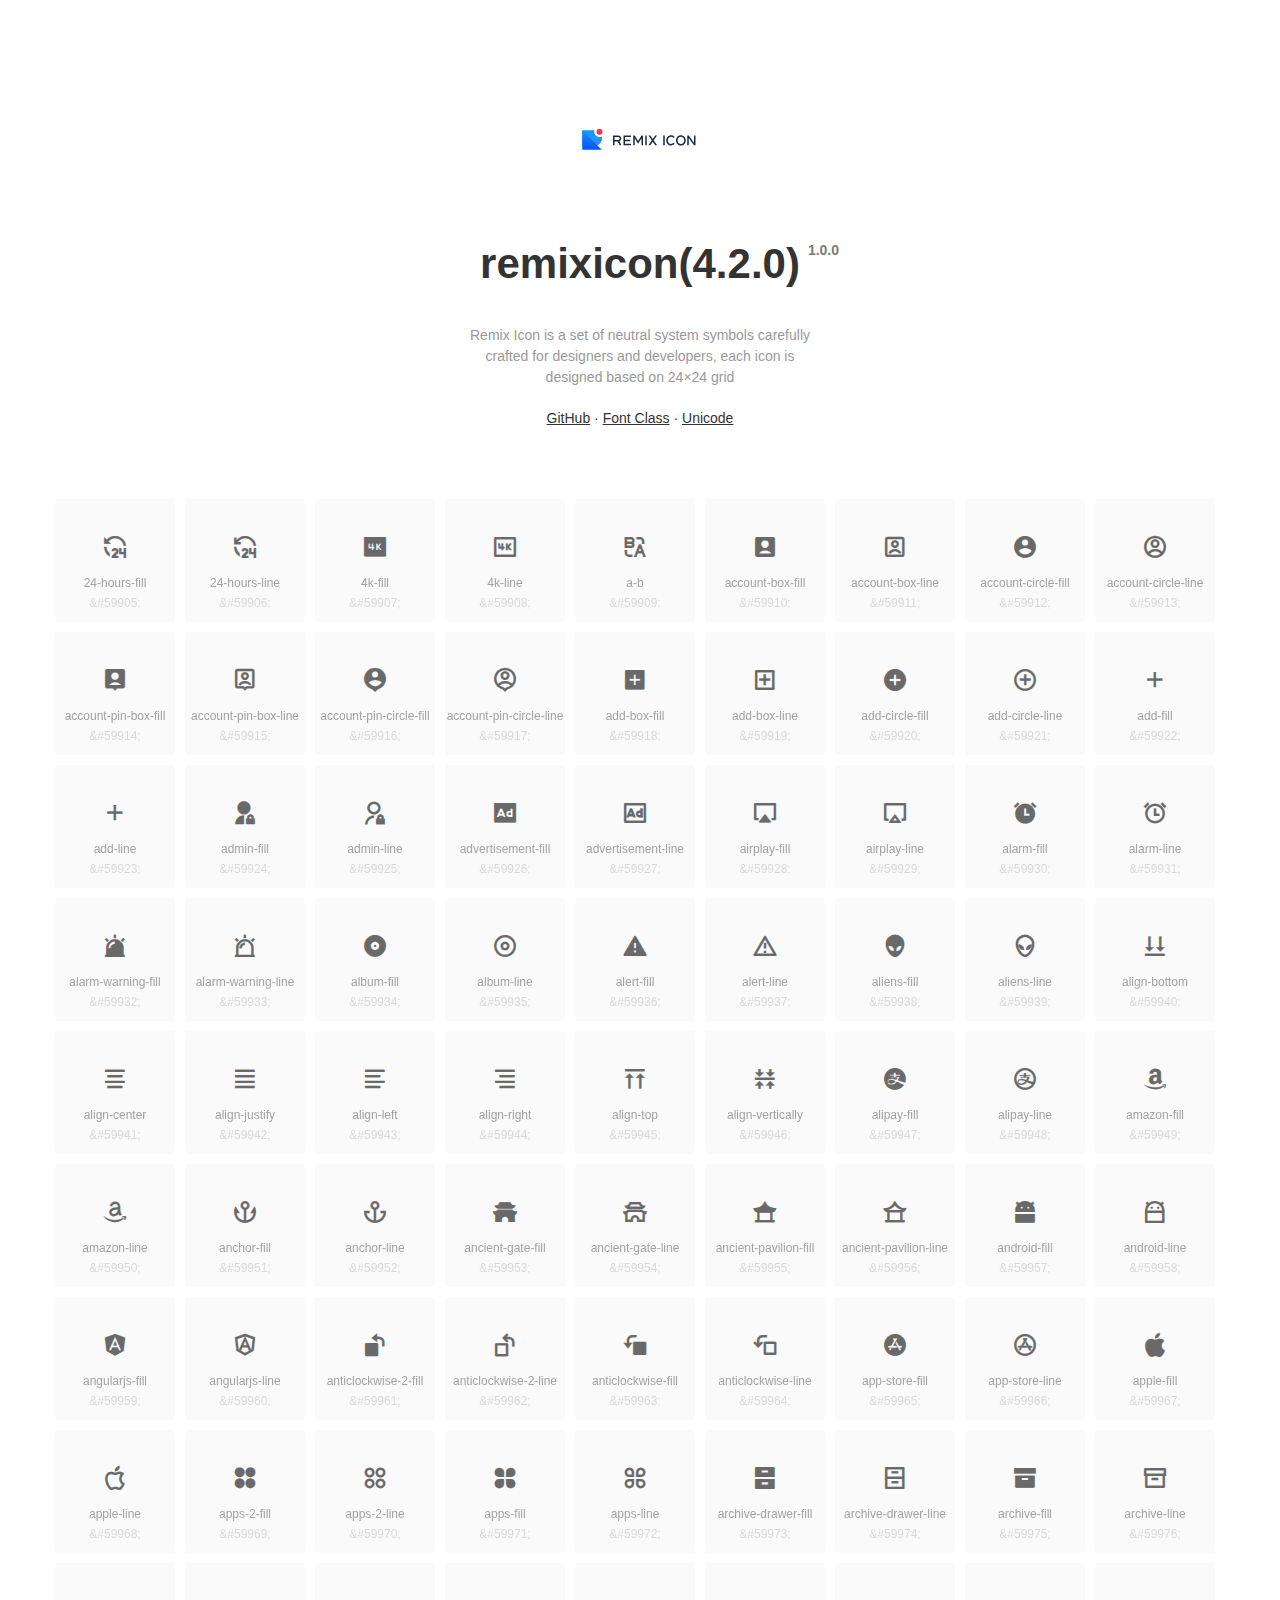
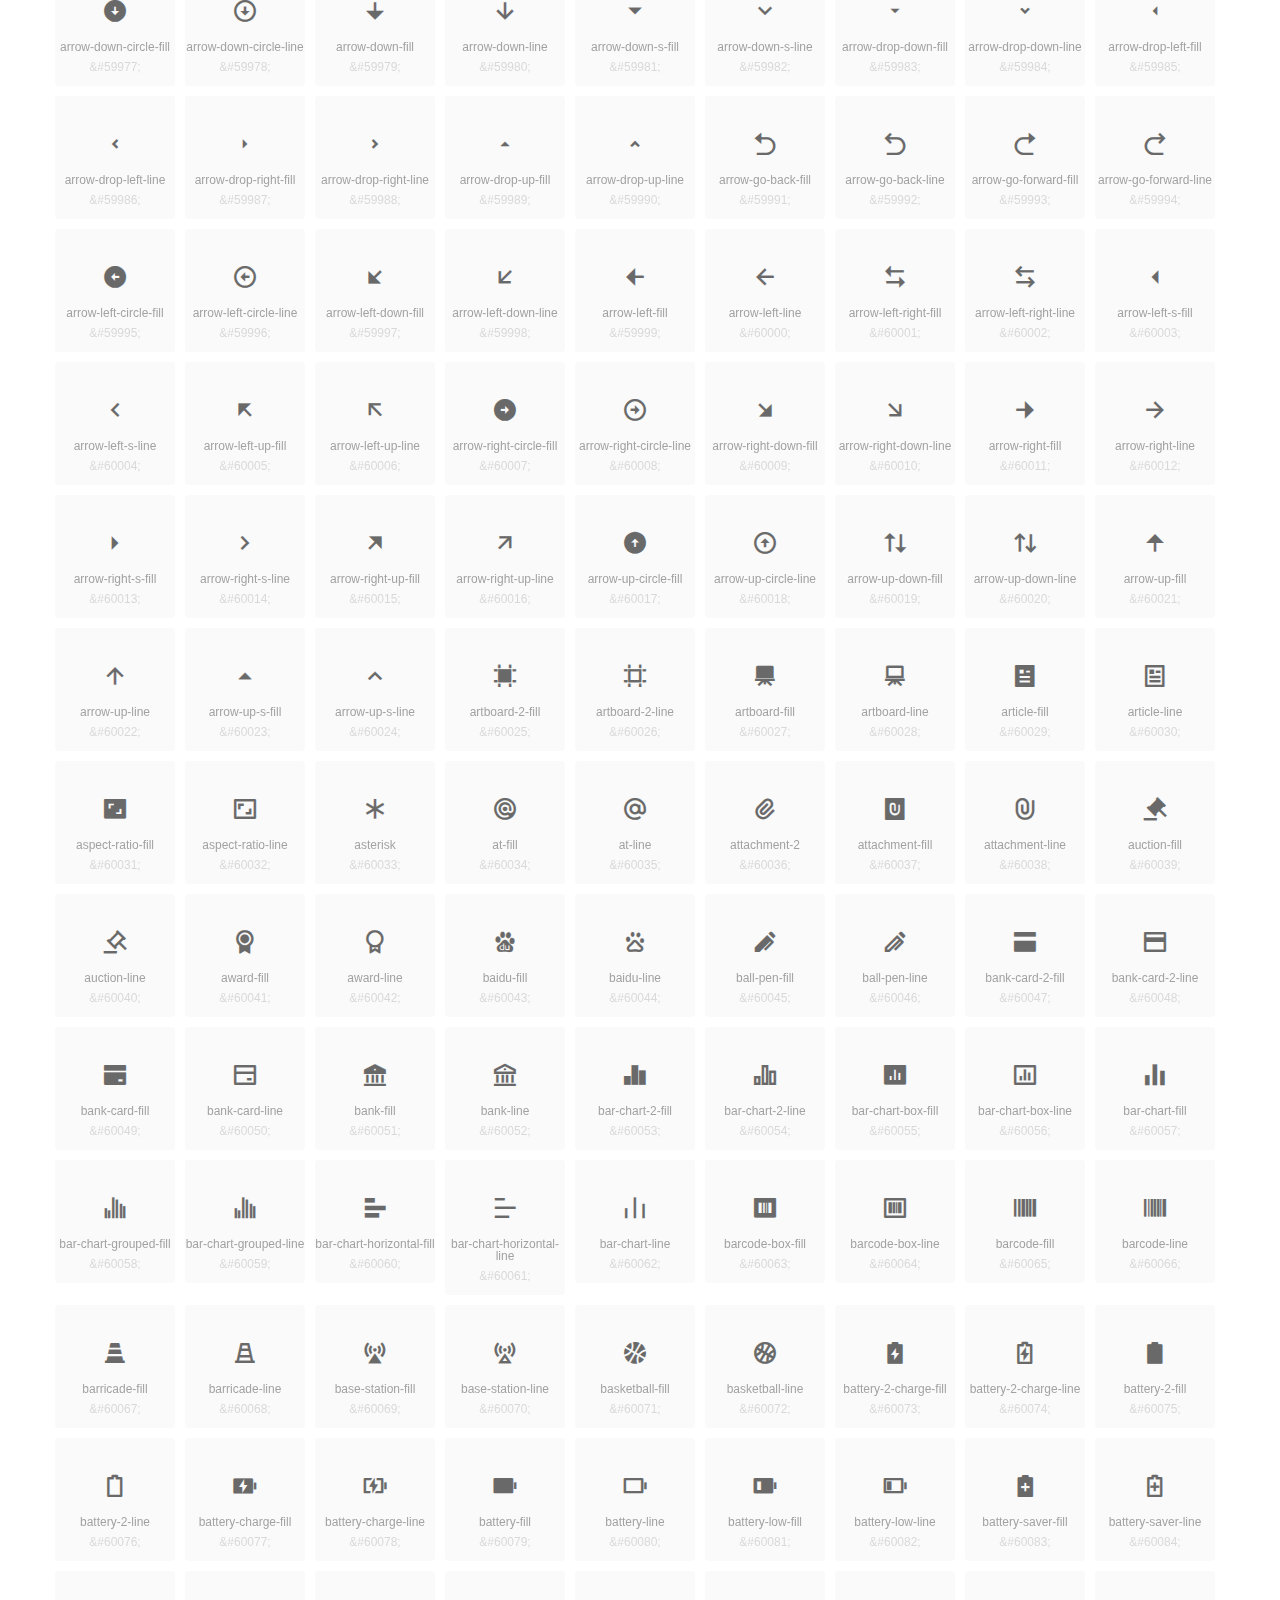
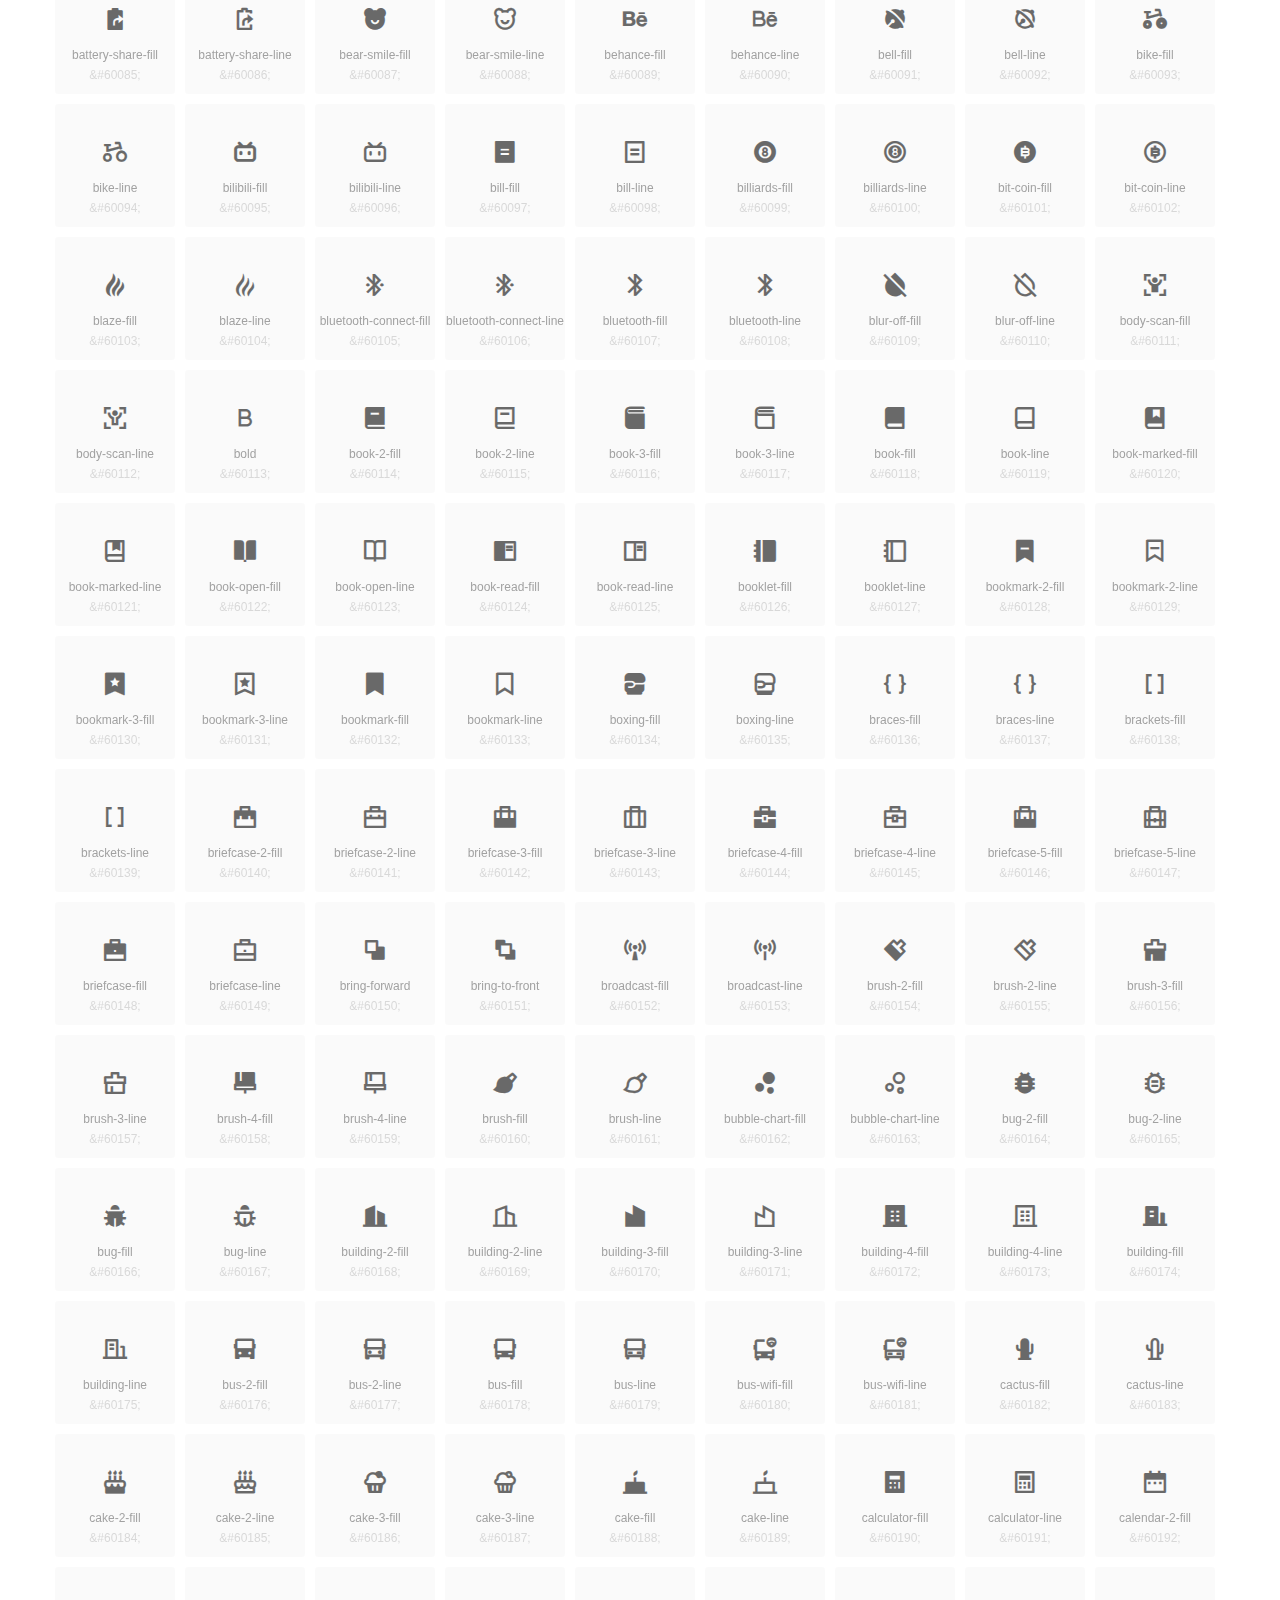
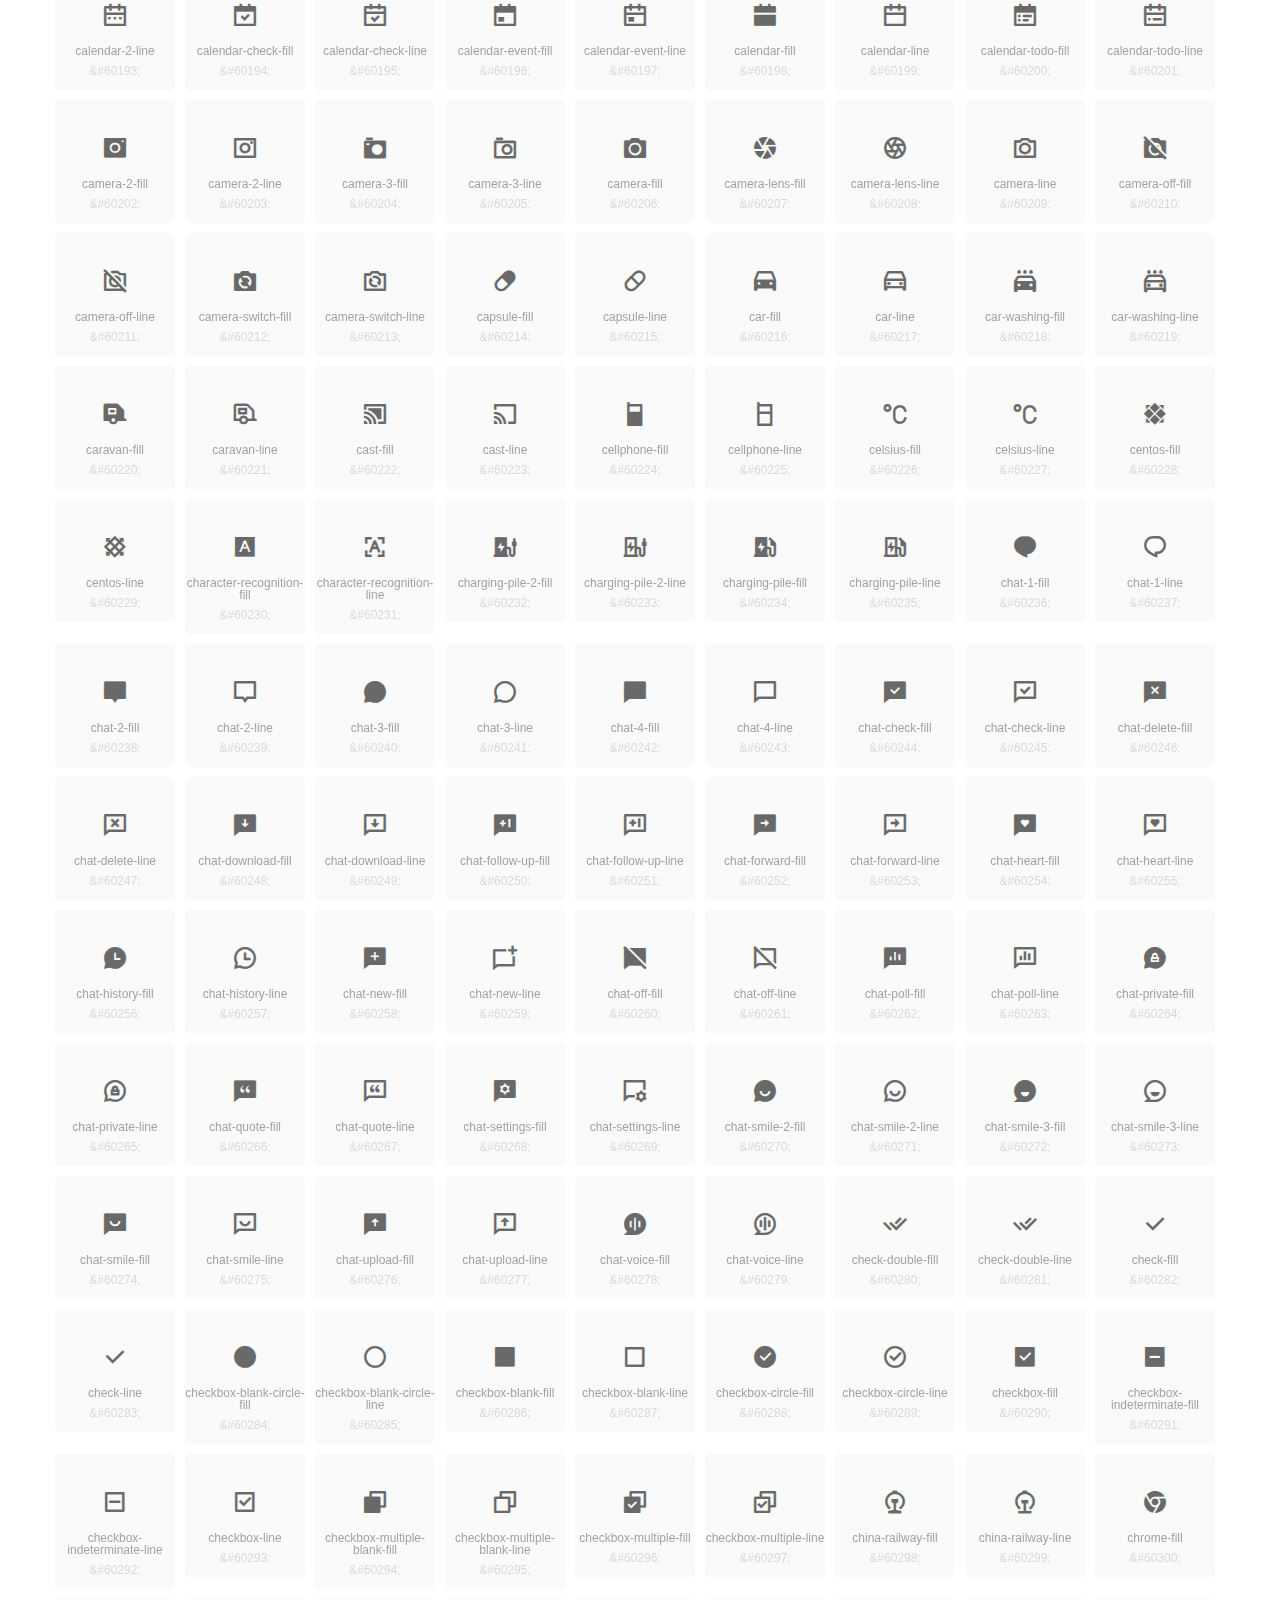
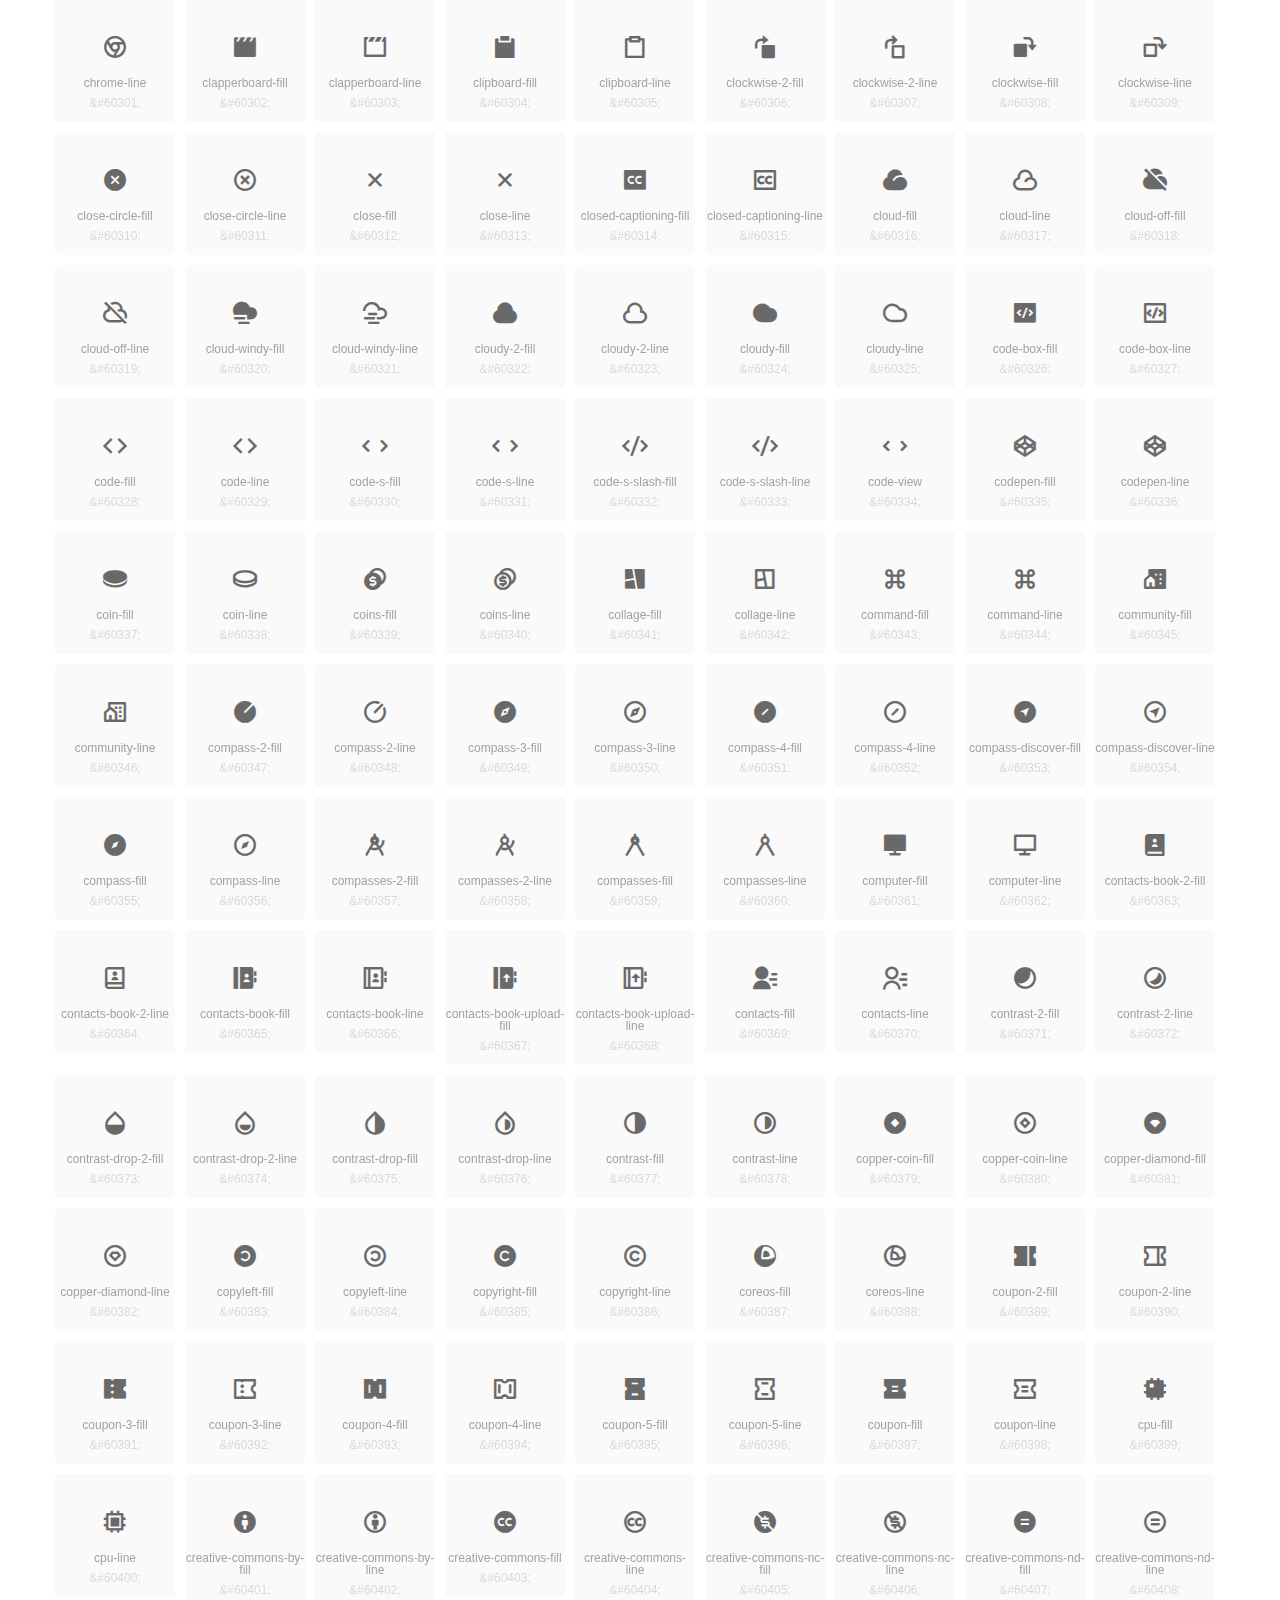
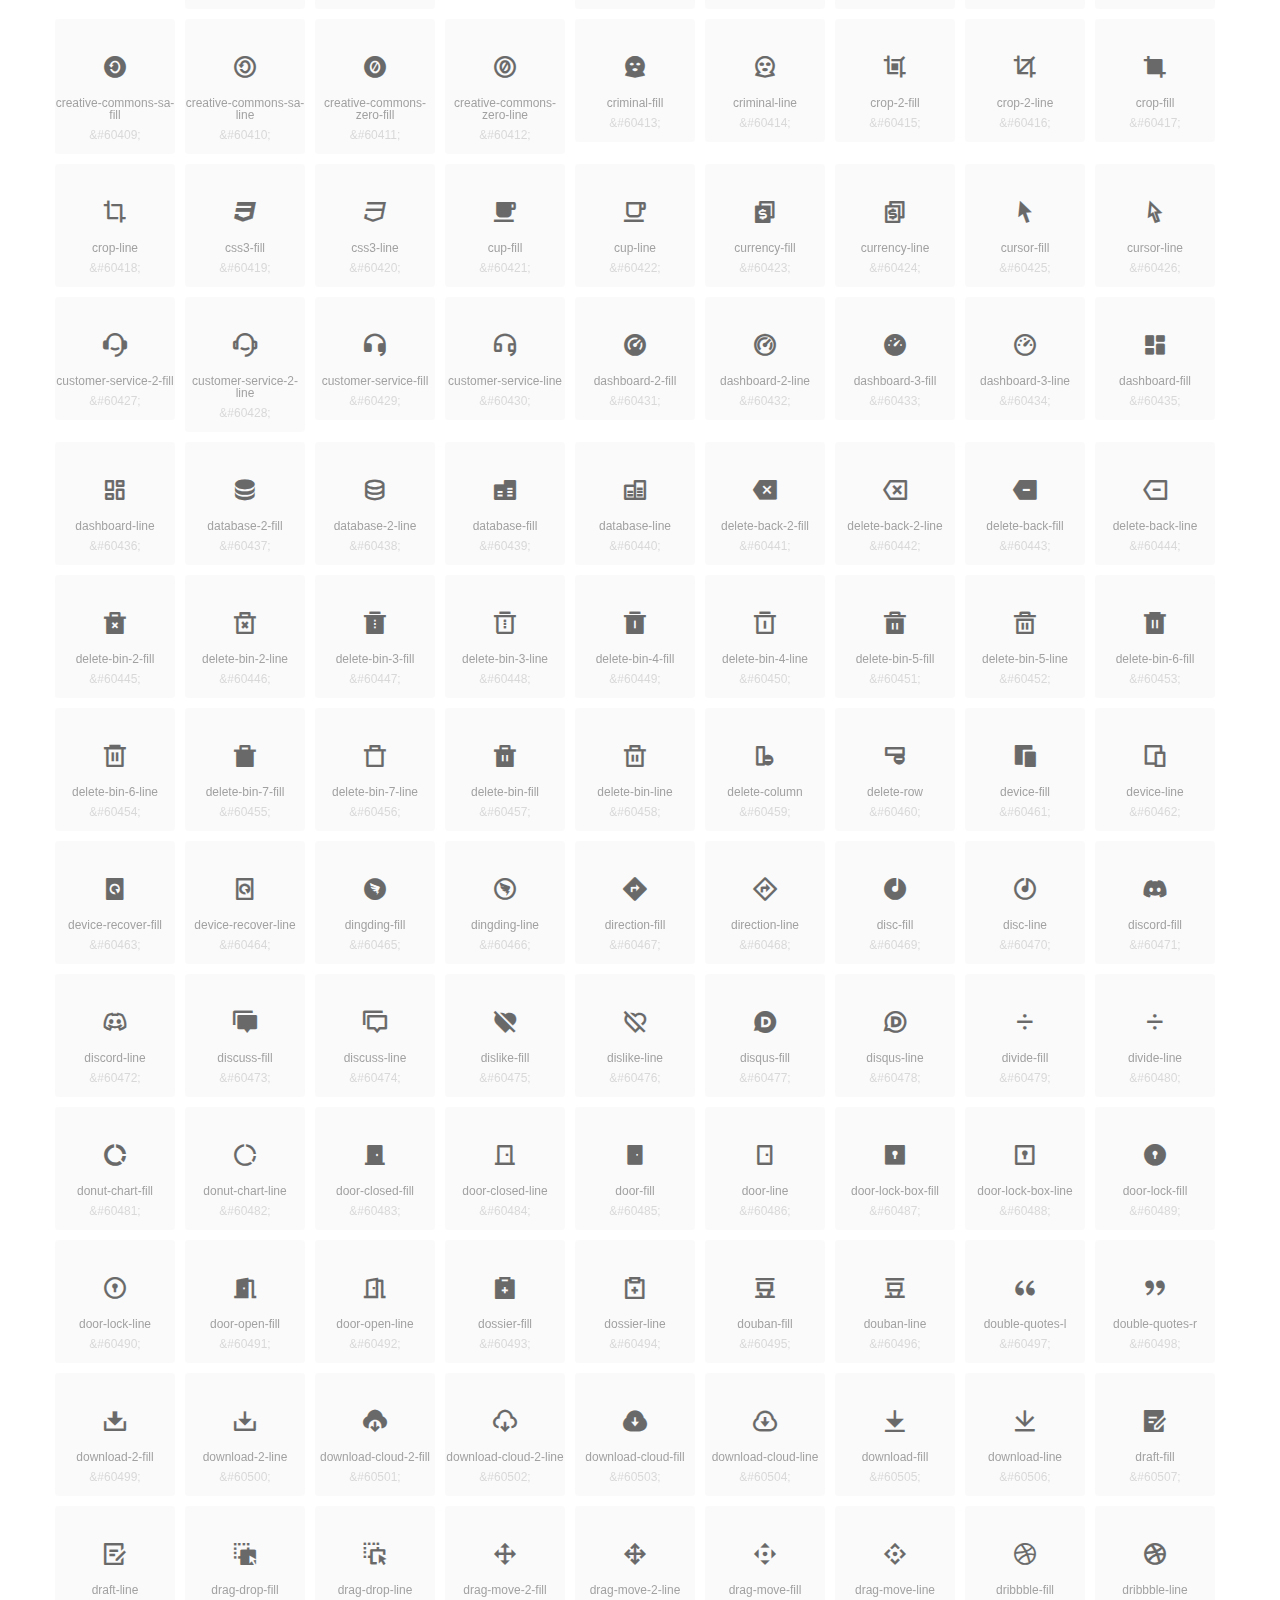
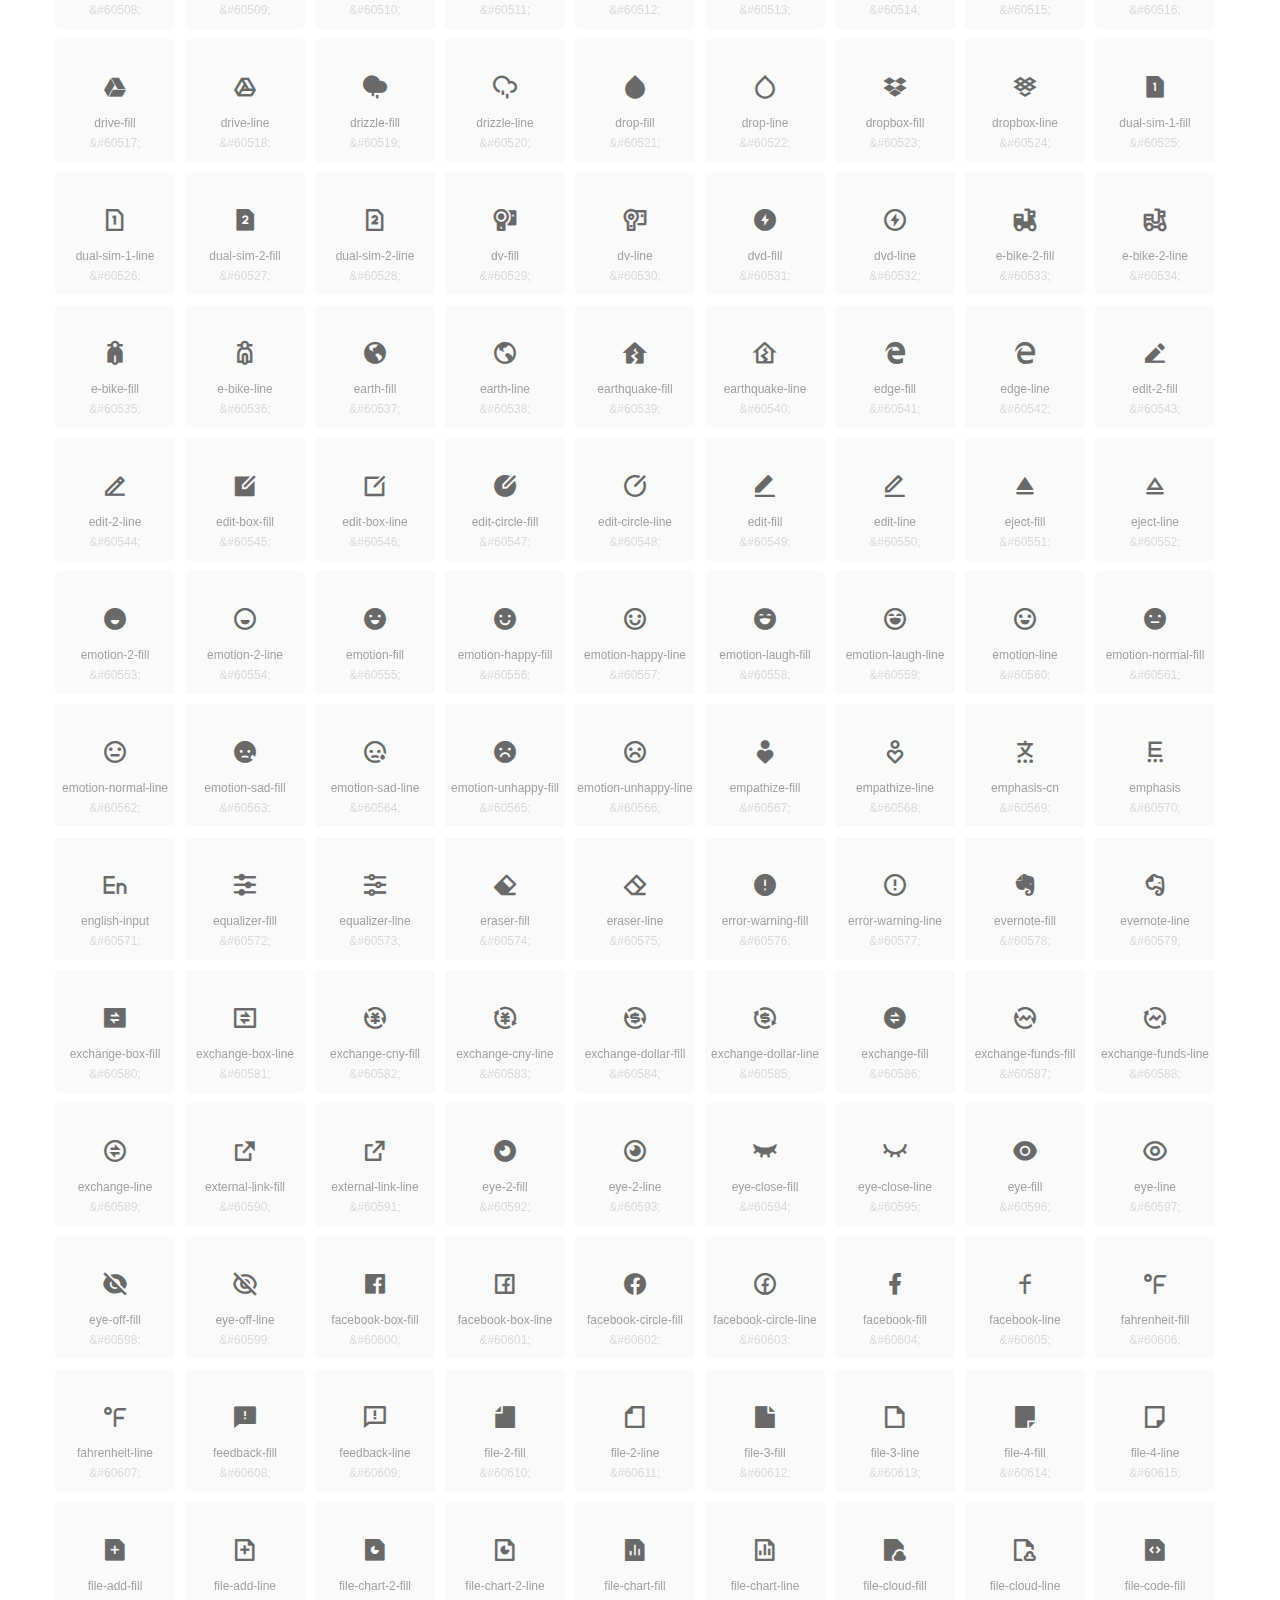
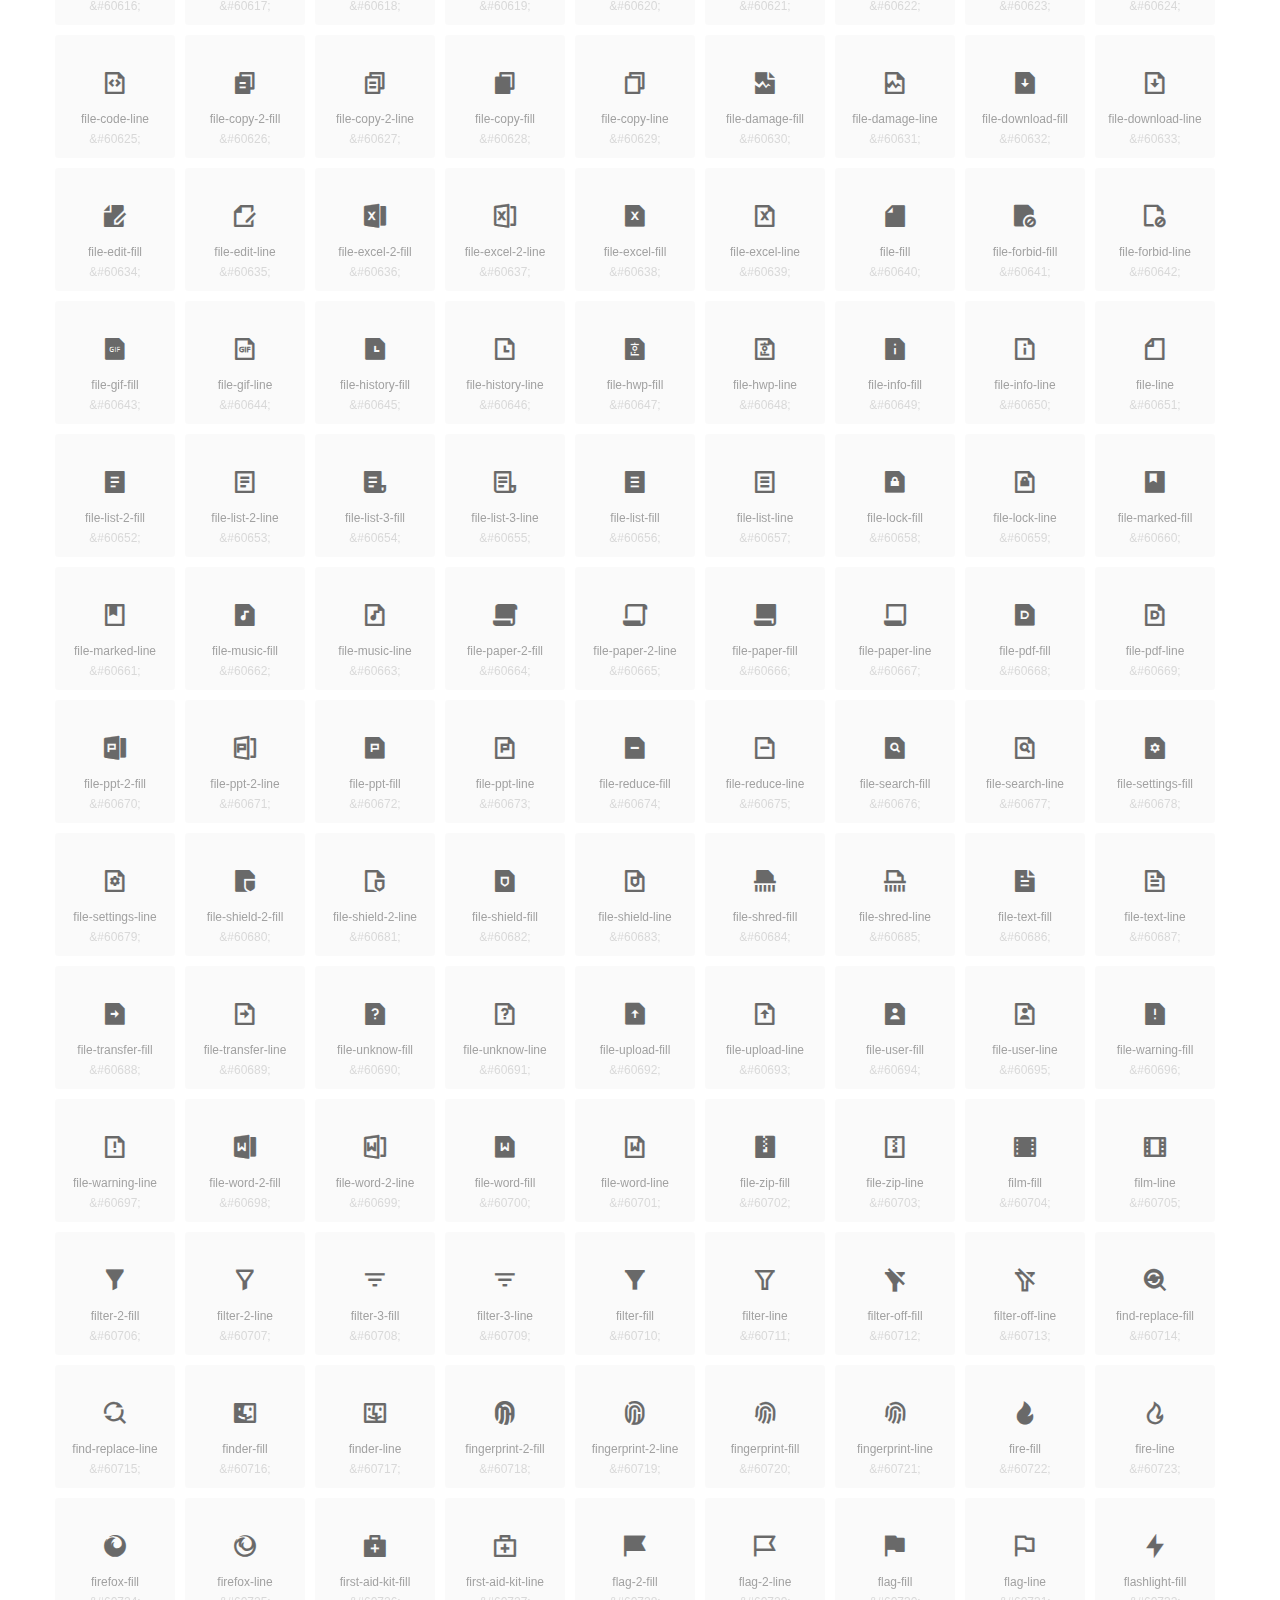
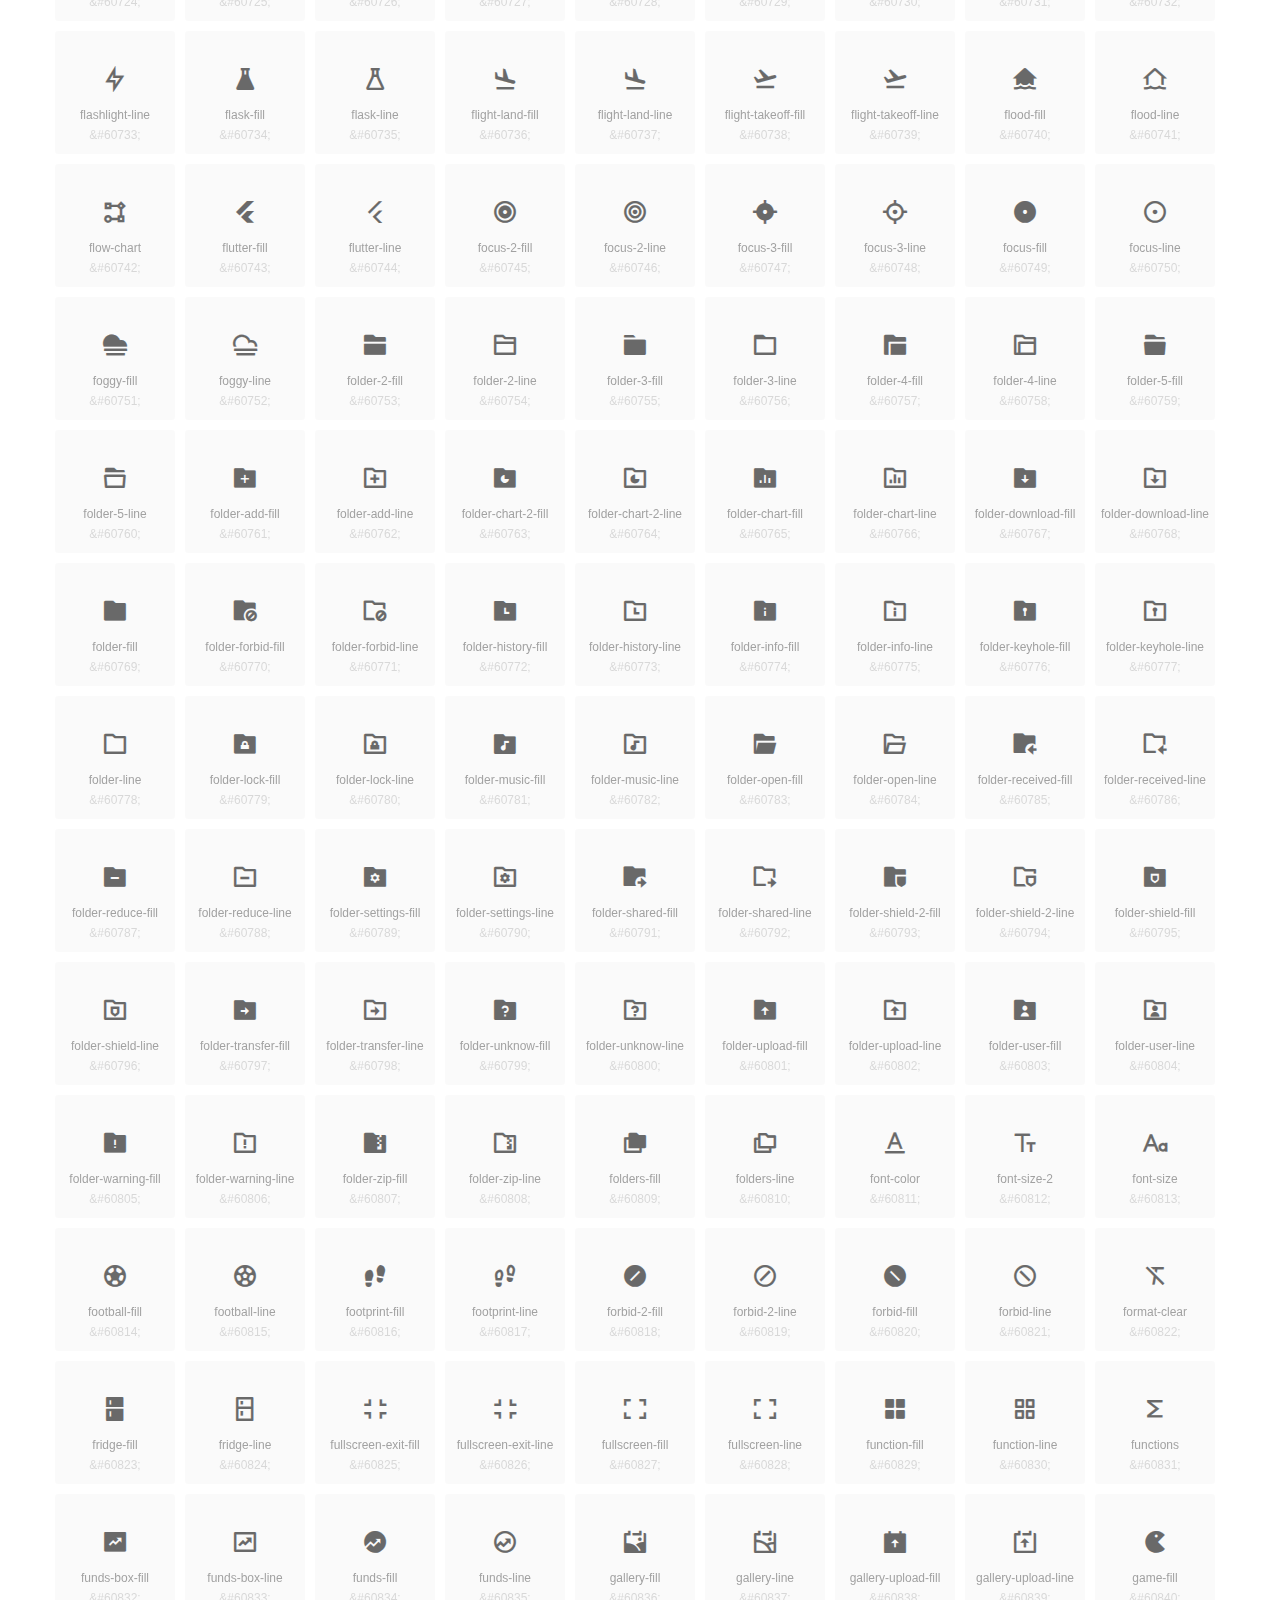
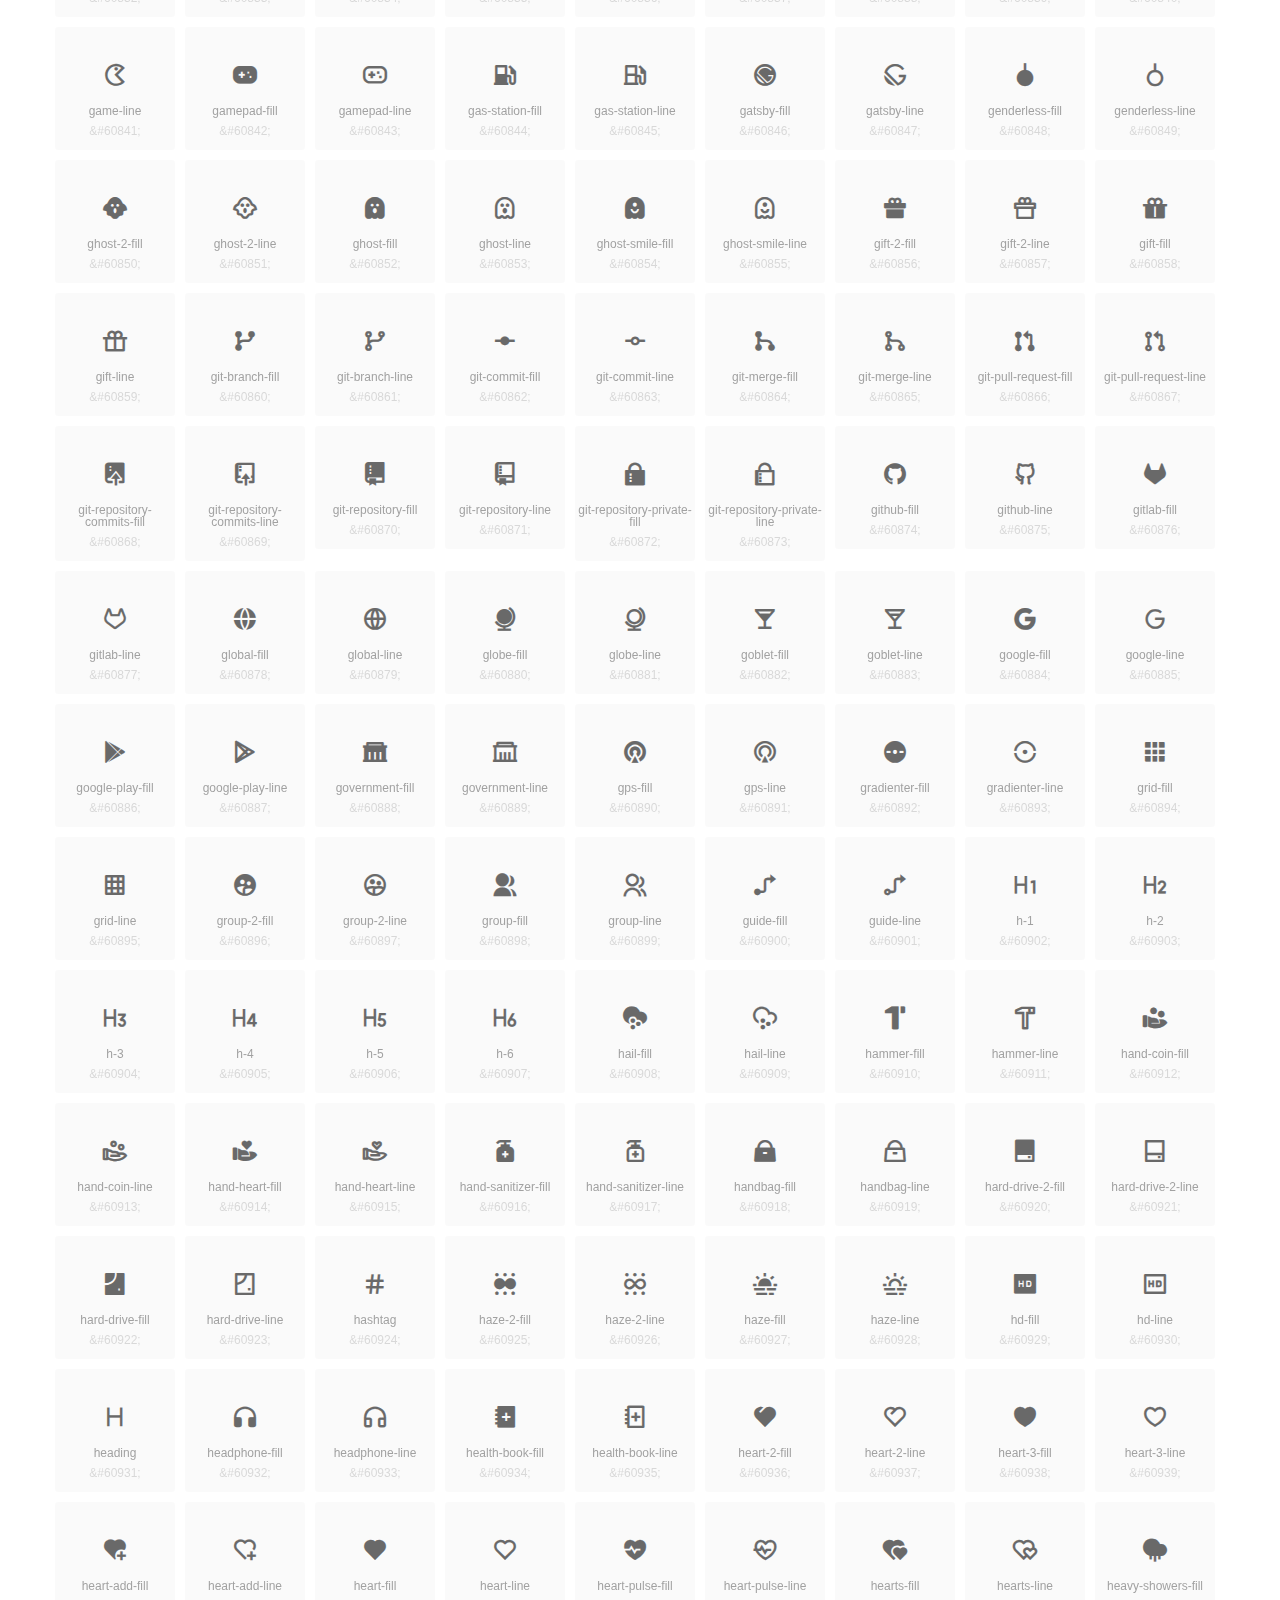
<file: admin penal/remix/unicode.html>
<!DOCTYPE html>
<html lang="en">
<head>
  <meta charset="UTF-8">
  <title>remixicon(4.2.0)</title>
  <meta name="viewport" content="width=device-width,minimum-scale=1.0,maximum-scale=1.0,user-scalable=no">
   
  <meta name="description" content="Remix Icon is a set of neutral system symbols carefully crafted for designers and developers, each icon is designed based on 24×24 grid">
   
  <meta name="keywords" content="remixicon,TTF,EOT,WOFF,WOFF2,SVG">
  
  
  
  <style>
    *{margin: 0;padding: 0;list-style: none;}
    body { color: #696969; font: 12px/1.5 tahoma, arial, \5b8b\4f53, sans-serif; }
    a { color: #333; text-decoration: underline; }
    a:hover { color: rgb(9, 73, 209); }
    .header { color: #333; text-align: center; padding: 80px 0 60px 0; min-height: 153px; font-size: 14px; }
    .header .logo svg { height: 120px; width: 120px; }
    .header h1 { font-size: 42px; padding: 26px 0 10px 0; }
    .header sup {font-size: 14px; margin: 8px 0 0 8px; position: absolute; color: #7b7b7b; }
    .info {
      color: #999;
      font-weight: normal;
      max-width: 346px;
      margin: 0 auto;
      padding: 20px 0;
      font-size: 14px;
    }

    .icons { max-width: 1190px; margin: 0 auto; }
    .icons ul { text-align: center; }
    .icons ul li {
      vertical-align: top;
      width: 120px;
      display: inline-block;
      text-align: center;
      background-color: rgba(0,0,0,.02);
      border-radius: 3px;
      padding: 29px 0 10px 0;
      margin-right: 10px;
      margin-top: 10px;
      transition: all 0.6s ease;
    }
    .icons ul li:hover { background-color: rgba(0,0,0,.06); }
    .icons ul li:hover span { color: #3c75e4; opacity: 1; }
    .icons ul li .unicode { color: #8c8c8c; opacity: 0.3; }
    .icons ul li h4 {
      font-weight: normal;
      padding: 10px 0 5px 0;
      display: block;
      color: #8c8c8c;
      font-size: 14px;
      line-height: 12px;
      opacity: 0.8;
    }
    .icons ul li:hover h4 { opacity: 1; }
    .icons ul li svg { width: 24px; height: 24px; }
    .icons ul li:hover { color: #3c75e4; }
    .footer { text-align: center; padding: 10px 0 90px 0; }
    .footer a { text-align: center; padding: 10px 0 90px 0; color: #696969;}
    .footer a:hover { color: #0949d1; }
    .links { text-align: center; padding: 50px 0 0 0; font-size: 14px; }
    
    
    .icons ul .unicode-icon span { display: block; }
    .icons ul .unicode-icon h4 { font-size: 12px; }
    @font-face {
      font-family: "remixicon";
      src: url("remixicon.eot");
      /* IE9*/
      src: url("remixicon.eot#iefix") format("embedded-opentype"),
      /* IE6-IE8 */
      url("remixicon.woff2?1708865856846") format("woff2"),
      url("remixicon.woff?1708865856846") format("woff"),
      /* chrome, firefox */
      url("remixicon.ttf?1708865856846") format("truetype"),
      /* chrome, firefox, opera, Safari, Android, iOS 4.2+*/
      url("remixicon.svg#remixicon?1708865856846") format("svg");
      /* iOS 4.1- */
    }
    .iconfont {
      font-family: "remixicon" !important;
      font-size: 26px;
      font-style: normal;
      -webkit-font-smoothing: antialiased;
      -webkit-text-stroke-width: 0.2px;
      -moz-osx-font-smoothing: grayscale;
    }
    
    
  </style>
  
</head>

<body>
  
  <div class="header">
    
    <div class="logo">
      <a href="./"><svg width="160" height="32" viewBox="0 0 160 32" fill="none" xmlns="http://www.w3.org/2000/svg">
<path d="M121.5 9.80005C123.33 9.80005 124.984 10.5797 126.165 11.8344L124.75 13.2496C123.929 12.3549 122.773 11.8 121.5 11.8C119.029 11.8 117 13.891 117 16.5C117 19.1091 119.029 21.2 121.5 21.2C122.773 21.2 123.929 20.6452 124.75 19.7505L126.165 21.1657C124.984 22.4204 123.33 23.2 121.5 23.2C117.91 23.2 115 20.2004 115 16.5C115 12.7997 117.91 9.80005 121.5 9.80005Z" fill="#1A2947"/>
<path d="M113 10V23H111V10H113Z" fill="#1A2947"/>
<path d="M154 23V9.99988H152L152 19.6019L144.997 9.99988L143 10.0039V23H145L145 13.3969L152 23H154Z" fill="#1A2947"/>
<path d="M68 10V12H60V15.5H67V17.5H60V21H68V23H58V10H68Z" fill="#1A2947"/>
<path d="M82 10L77.4999 17.201L73 10H71V23H73V13.775L77.4999 20.975L82 13.773V23H84V10H82Z" fill="#1A2947"/>
<path d="M89 10V23H87V10H89Z" fill="#1A2947"/>
<path d="M96.9999 14.7565L93.6689 9.99951H91.2279L95.7789 16.4995L91.2289 22.9995H93.6689L96.9999 18.2435L100.33 22.9995H102.772L98.2209 16.4995L102.773 9.99951H100.33L96.9999 14.7565Z" fill="#1A2947"/>
<path fill-rule="evenodd" clip-rule="evenodd" d="M141 16.5C141 12.7997 138.09 9.80005 134.5 9.80005C130.91 9.80005 128 12.7997 128 16.5C128 20.2004 130.91 23.2 134.5 23.2C138.09 23.2 141 20.2004 141 16.5ZM130 16.5C130 13.891 132.029 11.8 134.5 11.8C136.971 11.8 139 13.891 139 16.5C139 19.1091 136.971 21.2 134.5 21.2C132.029 21.2 130 19.1091 130 16.5Z" fill="#1A2947"/>
<path fill-rule="evenodd" clip-rule="evenodd" d="M51 10C53.2091 10 55 11.7909 55 14C55 15.7175 53.9176 17.1821 52.3977 17.749L55.1901 22.999H52.9251L50.267 18H46V23H44V10H51ZM46 11.999V15.999L51 16C52.1046 16 53 15.1046 53 14C53 12.8955 52.1 12 51 12L46 11.999Z" fill="#1A2947"/>
<path fill-rule="evenodd" clip-rule="evenodd" d="M19.2887 3.00389C19.1928 3.0013 19.0965 3 19 3H3V24H19C24.799 24 29.5 19.299 29.5 13.5C29.5 12.7108 29.4129 11.942 29.2479 11.2025C28.2772 11.7119 27.1722 12 26 12C22.134 12 19 8.86599 19 5C19 4.30645 19.1009 3.63646 19.2887 3.00389Z" fill="url(#paint0_linear_960_1054)"/>
<g filter="url(#filter0_b_960_1054)">
<path fill-rule="evenodd" clip-rule="evenodd" d="M3 3L29 29H3V3Z" fill="url(#paint1_linear_960_1054)"/>
</g>
<circle cx="26" cy="5" r="4" fill="url(#paint2_linear_960_1054)"/>
<defs>
<filter id="filter0_b_960_1054" x="-2.43656" y="-2.43656" width="36.8731" height="36.8731" filterUnits="userSpaceOnUse" color-interpolation-filters="sRGB">
<feFlood flood-opacity="0" result="BackgroundImageFix"/>
<feGaussianBlur in="BackgroundImage" stdDeviation="2.71828"/>
<feComposite in2="SourceAlpha" operator="in" result="effect1_backgroundBlur_960_1054"/>
<feBlend mode="normal" in="SourceGraphic" in2="effect1_backgroundBlur_960_1054" result="shape"/>
</filter>
<linearGradient id="paint0_linear_960_1054" x1="3" y1="3" x2="3" y2="24" gradientUnits="userSpaceOnUse">
<stop stop-color="#05A0FA"/>
<stop offset="1" stop-color="#4785FF"/>
</linearGradient>
<linearGradient id="paint1_linear_960_1054" x1="3" y1="3" x2="3" y2="29" gradientUnits="userSpaceOnUse">
<stop stop-color="#1A8CFF"/>
<stop offset="1" stop-color="#0557FA"/>
</linearGradient>
<linearGradient id="paint2_linear_960_1054" x1="22" y1="1" x2="22" y2="9" gradientUnits="userSpaceOnUse">
<stop stop-color="#FF463A"/>
<stop offset="1" stop-color="#FF1F5A"/>
</linearGradient>
</defs>
</svg>
</a>
    </div>
    
    <h1>remixicon(4.2.0)<sup>1.0.0</sup></h1>
    <div class="info">
      Remix Icon is a set of neutral system symbols carefully crafted for designers and developers, each icon is designed based on 24×24 grid
    </div>
    <p>
      
      <a href="https://github.com/Remix-Design/remixicon.git">GitHub</a> · 
      
      <a href="index.html">Font Class</a> · 
      
      <a href="unicode.html">Unicode</a>
      
    </p>
  </div>
  <div class="icons">
    <ul>
      <li class="unicode-icon"><span class="iconfont"></span><h4>24-hours-fill</h4><span class="unicode">&amp;#59905;</span></li><li class="unicode-icon"><span class="iconfont"></span><h4>24-hours-line</h4><span class="unicode">&amp;#59906;</span></li><li class="unicode-icon"><span class="iconfont"></span><h4>4k-fill</h4><span class="unicode">&amp;#59907;</span></li><li class="unicode-icon"><span class="iconfont"></span><h4>4k-line</h4><span class="unicode">&amp;#59908;</span></li><li class="unicode-icon"><span class="iconfont"></span><h4>a-b</h4><span class="unicode">&amp;#59909;</span></li><li class="unicode-icon"><span class="iconfont"></span><h4>account-box-fill</h4><span class="unicode">&amp;#59910;</span></li><li class="unicode-icon"><span class="iconfont"></span><h4>account-box-line</h4><span class="unicode">&amp;#59911;</span></li><li class="unicode-icon"><span class="iconfont"></span><h4>account-circle-fill</h4><span class="unicode">&amp;#59912;</span></li><li class="unicode-icon"><span class="iconfont"></span><h4>account-circle-line</h4><span class="unicode">&amp;#59913;</span></li><li class="unicode-icon"><span class="iconfont"></span><h4>account-pin-box-fill</h4><span class="unicode">&amp;#59914;</span></li><li class="unicode-icon"><span class="iconfont"></span><h4>account-pin-box-line</h4><span class="unicode">&amp;#59915;</span></li><li class="unicode-icon"><span class="iconfont"></span><h4>account-pin-circle-fill</h4><span class="unicode">&amp;#59916;</span></li><li class="unicode-icon"><span class="iconfont"></span><h4>account-pin-circle-line</h4><span class="unicode">&amp;#59917;</span></li><li class="unicode-icon"><span class="iconfont"></span><h4>add-box-fill</h4><span class="unicode">&amp;#59918;</span></li><li class="unicode-icon"><span class="iconfont"></span><h4>add-box-line</h4><span class="unicode">&amp;#59919;</span></li><li class="unicode-icon"><span class="iconfont"></span><h4>add-circle-fill</h4><span class="unicode">&amp;#59920;</span></li><li class="unicode-icon"><span class="iconfont"></span><h4>add-circle-line</h4><span class="unicode">&amp;#59921;</span></li><li class="unicode-icon"><span class="iconfont"></span><h4>add-fill</h4><span class="unicode">&amp;#59922;</span></li><li class="unicode-icon"><span class="iconfont"></span><h4>add-line</h4><span class="unicode">&amp;#59923;</span></li><li class="unicode-icon"><span class="iconfont"></span><h4>admin-fill</h4><span class="unicode">&amp;#59924;</span></li><li class="unicode-icon"><span class="iconfont"></span><h4>admin-line</h4><span class="unicode">&amp;#59925;</span></li><li class="unicode-icon"><span class="iconfont"></span><h4>advertisement-fill</h4><span class="unicode">&amp;#59926;</span></li><li class="unicode-icon"><span class="iconfont"></span><h4>advertisement-line</h4><span class="unicode">&amp;#59927;</span></li><li class="unicode-icon"><span class="iconfont"></span><h4>airplay-fill</h4><span class="unicode">&amp;#59928;</span></li><li class="unicode-icon"><span class="iconfont"></span><h4>airplay-line</h4><span class="unicode">&amp;#59929;</span></li><li class="unicode-icon"><span class="iconfont"></span><h4>alarm-fill</h4><span class="unicode">&amp;#59930;</span></li><li class="unicode-icon"><span class="iconfont"></span><h4>alarm-line</h4><span class="unicode">&amp;#59931;</span></li><li class="unicode-icon"><span class="iconfont"></span><h4>alarm-warning-fill</h4><span class="unicode">&amp;#59932;</span></li><li class="unicode-icon"><span class="iconfont"></span><h4>alarm-warning-line</h4><span class="unicode">&amp;#59933;</span></li><li class="unicode-icon"><span class="iconfont"></span><h4>album-fill</h4><span class="unicode">&amp;#59934;</span></li><li class="unicode-icon"><span class="iconfont"></span><h4>album-line</h4><span class="unicode">&amp;#59935;</span></li><li class="unicode-icon"><span class="iconfont"></span><h4>alert-fill</h4><span class="unicode">&amp;#59936;</span></li><li class="unicode-icon"><span class="iconfont"></span><h4>alert-line</h4><span class="unicode">&amp;#59937;</span></li><li class="unicode-icon"><span class="iconfont"></span><h4>aliens-fill</h4><span class="unicode">&amp;#59938;</span></li><li class="unicode-icon"><span class="iconfont"></span><h4>aliens-line</h4><span class="unicode">&amp;#59939;</span></li><li class="unicode-icon"><span class="iconfont"></span><h4>align-bottom</h4><span class="unicode">&amp;#59940;</span></li><li class="unicode-icon"><span class="iconfont"></span><h4>align-center</h4><span class="unicode">&amp;#59941;</span></li><li class="unicode-icon"><span class="iconfont"></span><h4>align-justify</h4><span class="unicode">&amp;#59942;</span></li><li class="unicode-icon"><span class="iconfont"></span><h4>align-left</h4><span class="unicode">&amp;#59943;</span></li><li class="unicode-icon"><span class="iconfont"></span><h4>align-right</h4><span class="unicode">&amp;#59944;</span></li><li class="unicode-icon"><span class="iconfont"></span><h4>align-top</h4><span class="unicode">&amp;#59945;</span></li><li class="unicode-icon"><span class="iconfont"></span><h4>align-vertically</h4><span class="unicode">&amp;#59946;</span></li><li class="unicode-icon"><span class="iconfont"></span><h4>alipay-fill</h4><span class="unicode">&amp;#59947;</span></li><li class="unicode-icon"><span class="iconfont"></span><h4>alipay-line</h4><span class="unicode">&amp;#59948;</span></li><li class="unicode-icon"><span class="iconfont"></span><h4>amazon-fill</h4><span class="unicode">&amp;#59949;</span></li><li class="unicode-icon"><span class="iconfont"></span><h4>amazon-line</h4><span class="unicode">&amp;#59950;</span></li><li class="unicode-icon"><span class="iconfont"></span><h4>anchor-fill</h4><span class="unicode">&amp;#59951;</span></li><li class="unicode-icon"><span class="iconfont"></span><h4>anchor-line</h4><span class="unicode">&amp;#59952;</span></li><li class="unicode-icon"><span class="iconfont"></span><h4>ancient-gate-fill</h4><span class="unicode">&amp;#59953;</span></li><li class="unicode-icon"><span class="iconfont"></span><h4>ancient-gate-line</h4><span class="unicode">&amp;#59954;</span></li><li class="unicode-icon"><span class="iconfont"></span><h4>ancient-pavilion-fill</h4><span class="unicode">&amp;#59955;</span></li><li class="unicode-icon"><span class="iconfont"></span><h4>ancient-pavilion-line</h4><span class="unicode">&amp;#59956;</span></li><li class="unicode-icon"><span class="iconfont"></span><h4>android-fill</h4><span class="unicode">&amp;#59957;</span></li><li class="unicode-icon"><span class="iconfont"></span><h4>android-line</h4><span class="unicode">&amp;#59958;</span></li><li class="unicode-icon"><span class="iconfont"></span><h4>angularjs-fill</h4><span class="unicode">&amp;#59959;</span></li><li class="unicode-icon"><span class="iconfont"></span><h4>angularjs-line</h4><span class="unicode">&amp;#59960;</span></li><li class="unicode-icon"><span class="iconfont"></span><h4>anticlockwise-2-fill</h4><span class="unicode">&amp;#59961;</span></li><li class="unicode-icon"><span class="iconfont"></span><h4>anticlockwise-2-line</h4><span class="unicode">&amp;#59962;</span></li><li class="unicode-icon"><span class="iconfont"></span><h4>anticlockwise-fill</h4><span class="unicode">&amp;#59963;</span></li><li class="unicode-icon"><span class="iconfont"></span><h4>anticlockwise-line</h4><span class="unicode">&amp;#59964;</span></li><li class="unicode-icon"><span class="iconfont"></span><h4>app-store-fill</h4><span class="unicode">&amp;#59965;</span></li><li class="unicode-icon"><span class="iconfont"></span><h4>app-store-line</h4><span class="unicode">&amp;#59966;</span></li><li class="unicode-icon"><span class="iconfont"></span><h4>apple-fill</h4><span class="unicode">&amp;#59967;</span></li><li class="unicode-icon"><span class="iconfont"></span><h4>apple-line</h4><span class="unicode">&amp;#59968;</span></li><li class="unicode-icon"><span class="iconfont"></span><h4>apps-2-fill</h4><span class="unicode">&amp;#59969;</span></li><li class="unicode-icon"><span class="iconfont"></span><h4>apps-2-line</h4><span class="unicode">&amp;#59970;</span></li><li class="unicode-icon"><span class="iconfont"></span><h4>apps-fill</h4><span class="unicode">&amp;#59971;</span></li><li class="unicode-icon"><span class="iconfont"></span><h4>apps-line</h4><span class="unicode">&amp;#59972;</span></li><li class="unicode-icon"><span class="iconfont"></span><h4>archive-drawer-fill</h4><span class="unicode">&amp;#59973;</span></li><li class="unicode-icon"><span class="iconfont"></span><h4>archive-drawer-line</h4><span class="unicode">&amp;#59974;</span></li><li class="unicode-icon"><span class="iconfont"></span><h4>archive-fill</h4><span class="unicode">&amp;#59975;</span></li><li class="unicode-icon"><span class="iconfont"></span><h4>archive-line</h4><span class="unicode">&amp;#59976;</span></li><li class="unicode-icon"><span class="iconfont"></span><h4>arrow-down-circle-fill</h4><span class="unicode">&amp;#59977;</span></li><li class="unicode-icon"><span class="iconfont"></span><h4>arrow-down-circle-line</h4><span class="unicode">&amp;#59978;</span></li><li class="unicode-icon"><span class="iconfont"></span><h4>arrow-down-fill</h4><span class="unicode">&amp;#59979;</span></li><li class="unicode-icon"><span class="iconfont"></span><h4>arrow-down-line</h4><span class="unicode">&amp;#59980;</span></li><li class="unicode-icon"><span class="iconfont"></span><h4>arrow-down-s-fill</h4><span class="unicode">&amp;#59981;</span></li><li class="unicode-icon"><span class="iconfont"></span><h4>arrow-down-s-line</h4><span class="unicode">&amp;#59982;</span></li><li class="unicode-icon"><span class="iconfont"></span><h4>arrow-drop-down-fill</h4><span class="unicode">&amp;#59983;</span></li><li class="unicode-icon"><span class="iconfont"></span><h4>arrow-drop-down-line</h4><span class="unicode">&amp;#59984;</span></li><li class="unicode-icon"><span class="iconfont"></span><h4>arrow-drop-left-fill</h4><span class="unicode">&amp;#59985;</span></li><li class="unicode-icon"><span class="iconfont"></span><h4>arrow-drop-left-line</h4><span class="unicode">&amp;#59986;</span></li><li class="unicode-icon"><span class="iconfont"></span><h4>arrow-drop-right-fill</h4><span class="unicode">&amp;#59987;</span></li><li class="unicode-icon"><span class="iconfont"></span><h4>arrow-drop-right-line</h4><span class="unicode">&amp;#59988;</span></li><li class="unicode-icon"><span class="iconfont"></span><h4>arrow-drop-up-fill</h4><span class="unicode">&amp;#59989;</span></li><li class="unicode-icon"><span class="iconfont"></span><h4>arrow-drop-up-line</h4><span class="unicode">&amp;#59990;</span></li><li class="unicode-icon"><span class="iconfont"></span><h4>arrow-go-back-fill</h4><span class="unicode">&amp;#59991;</span></li><li class="unicode-icon"><span class="iconfont"></span><h4>arrow-go-back-line</h4><span class="unicode">&amp;#59992;</span></li><li class="unicode-icon"><span class="iconfont"></span><h4>arrow-go-forward-fill</h4><span class="unicode">&amp;#59993;</span></li><li class="unicode-icon"><span class="iconfont"></span><h4>arrow-go-forward-line</h4><span class="unicode">&amp;#59994;</span></li><li class="unicode-icon"><span class="iconfont"></span><h4>arrow-left-circle-fill</h4><span class="unicode">&amp;#59995;</span></li><li class="unicode-icon"><span class="iconfont"></span><h4>arrow-left-circle-line</h4><span class="unicode">&amp;#59996;</span></li><li class="unicode-icon"><span class="iconfont"></span><h4>arrow-left-down-fill</h4><span class="unicode">&amp;#59997;</span></li><li class="unicode-icon"><span class="iconfont"></span><h4>arrow-left-down-line</h4><span class="unicode">&amp;#59998;</span></li><li class="unicode-icon"><span class="iconfont"></span><h4>arrow-left-fill</h4><span class="unicode">&amp;#59999;</span></li><li class="unicode-icon"><span class="iconfont"></span><h4>arrow-left-line</h4><span class="unicode">&amp;#60000;</span></li><li class="unicode-icon"><span class="iconfont"></span><h4>arrow-left-right-fill</h4><span class="unicode">&amp;#60001;</span></li><li class="unicode-icon"><span class="iconfont"></span><h4>arrow-left-right-line</h4><span class="unicode">&amp;#60002;</span></li><li class="unicode-icon"><span class="iconfont"></span><h4>arrow-left-s-fill</h4><span class="unicode">&amp;#60003;</span></li><li class="unicode-icon"><span class="iconfont"></span><h4>arrow-left-s-line</h4><span class="unicode">&amp;#60004;</span></li><li class="unicode-icon"><span class="iconfont"></span><h4>arrow-left-up-fill</h4><span class="unicode">&amp;#60005;</span></li><li class="unicode-icon"><span class="iconfont"></span><h4>arrow-left-up-line</h4><span class="unicode">&amp;#60006;</span></li><li class="unicode-icon"><span class="iconfont"></span><h4>arrow-right-circle-fill</h4><span class="unicode">&amp;#60007;</span></li><li class="unicode-icon"><span class="iconfont"></span><h4>arrow-right-circle-line</h4><span class="unicode">&amp;#60008;</span></li><li class="unicode-icon"><span class="iconfont"></span><h4>arrow-right-down-fill</h4><span class="unicode">&amp;#60009;</span></li><li class="unicode-icon"><span class="iconfont"></span><h4>arrow-right-down-line</h4><span class="unicode">&amp;#60010;</span></li><li class="unicode-icon"><span class="iconfont"></span><h4>arrow-right-fill</h4><span class="unicode">&amp;#60011;</span></li><li class="unicode-icon"><span class="iconfont"></span><h4>arrow-right-line</h4><span class="unicode">&amp;#60012;</span></li><li class="unicode-icon"><span class="iconfont"></span><h4>arrow-right-s-fill</h4><span class="unicode">&amp;#60013;</span></li><li class="unicode-icon"><span class="iconfont"></span><h4>arrow-right-s-line</h4><span class="unicode">&amp;#60014;</span></li><li class="unicode-icon"><span class="iconfont"></span><h4>arrow-right-up-fill</h4><span class="unicode">&amp;#60015;</span></li><li class="unicode-icon"><span class="iconfont"></span><h4>arrow-right-up-line</h4><span class="unicode">&amp;#60016;</span></li><li class="unicode-icon"><span class="iconfont"></span><h4>arrow-up-circle-fill</h4><span class="unicode">&amp;#60017;</span></li><li class="unicode-icon"><span class="iconfont"></span><h4>arrow-up-circle-line</h4><span class="unicode">&amp;#60018;</span></li><li class="unicode-icon"><span class="iconfont"></span><h4>arrow-up-down-fill</h4><span class="unicode">&amp;#60019;</span></li><li class="unicode-icon"><span class="iconfont"></span><h4>arrow-up-down-line</h4><span class="unicode">&amp;#60020;</span></li><li class="unicode-icon"><span class="iconfont"></span><h4>arrow-up-fill</h4><span class="unicode">&amp;#60021;</span></li><li class="unicode-icon"><span class="iconfont"></span><h4>arrow-up-line</h4><span class="unicode">&amp;#60022;</span></li><li class="unicode-icon"><span class="iconfont"></span><h4>arrow-up-s-fill</h4><span class="unicode">&amp;#60023;</span></li><li class="unicode-icon"><span class="iconfont"></span><h4>arrow-up-s-line</h4><span class="unicode">&amp;#60024;</span></li><li class="unicode-icon"><span class="iconfont"></span><h4>artboard-2-fill</h4><span class="unicode">&amp;#60025;</span></li><li class="unicode-icon"><span class="iconfont"></span><h4>artboard-2-line</h4><span class="unicode">&amp;#60026;</span></li><li class="unicode-icon"><span class="iconfont"></span><h4>artboard-fill</h4><span class="unicode">&amp;#60027;</span></li><li class="unicode-icon"><span class="iconfont"></span><h4>artboard-line</h4><span class="unicode">&amp;#60028;</span></li><li class="unicode-icon"><span class="iconfont"></span><h4>article-fill</h4><span class="unicode">&amp;#60029;</span></li><li class="unicode-icon"><span class="iconfont"></span><h4>article-line</h4><span class="unicode">&amp;#60030;</span></li><li class="unicode-icon"><span class="iconfont"></span><h4>aspect-ratio-fill</h4><span class="unicode">&amp;#60031;</span></li><li class="unicode-icon"><span class="iconfont"></span><h4>aspect-ratio-line</h4><span class="unicode">&amp;#60032;</span></li><li class="unicode-icon"><span class="iconfont"></span><h4>asterisk</h4><span class="unicode">&amp;#60033;</span></li><li class="unicode-icon"><span class="iconfont"></span><h4>at-fill</h4><span class="unicode">&amp;#60034;</span></li><li class="unicode-icon"><span class="iconfont"></span><h4>at-line</h4><span class="unicode">&amp;#60035;</span></li><li class="unicode-icon"><span class="iconfont"></span><h4>attachment-2</h4><span class="unicode">&amp;#60036;</span></li><li class="unicode-icon"><span class="iconfont"></span><h4>attachment-fill</h4><span class="unicode">&amp;#60037;</span></li><li class="unicode-icon"><span class="iconfont"></span><h4>attachment-line</h4><span class="unicode">&amp;#60038;</span></li><li class="unicode-icon"><span class="iconfont"></span><h4>auction-fill</h4><span class="unicode">&amp;#60039;</span></li><li class="unicode-icon"><span class="iconfont"></span><h4>auction-line</h4><span class="unicode">&amp;#60040;</span></li><li class="unicode-icon"><span class="iconfont"></span><h4>award-fill</h4><span class="unicode">&amp;#60041;</span></li><li class="unicode-icon"><span class="iconfont"></span><h4>award-line</h4><span class="unicode">&amp;#60042;</span></li><li class="unicode-icon"><span class="iconfont"></span><h4>baidu-fill</h4><span class="unicode">&amp;#60043;</span></li><li class="unicode-icon"><span class="iconfont"></span><h4>baidu-line</h4><span class="unicode">&amp;#60044;</span></li><li class="unicode-icon"><span class="iconfont"></span><h4>ball-pen-fill</h4><span class="unicode">&amp;#60045;</span></li><li class="unicode-icon"><span class="iconfont"></span><h4>ball-pen-line</h4><span class="unicode">&amp;#60046;</span></li><li class="unicode-icon"><span class="iconfont"></span><h4>bank-card-2-fill</h4><span class="unicode">&amp;#60047;</span></li><li class="unicode-icon"><span class="iconfont"></span><h4>bank-card-2-line</h4><span class="unicode">&amp;#60048;</span></li><li class="unicode-icon"><span class="iconfont"></span><h4>bank-card-fill</h4><span class="unicode">&amp;#60049;</span></li><li class="unicode-icon"><span class="iconfont"></span><h4>bank-card-line</h4><span class="unicode">&amp;#60050;</span></li><li class="unicode-icon"><span class="iconfont"></span><h4>bank-fill</h4><span class="unicode">&amp;#60051;</span></li><li class="unicode-icon"><span class="iconfont"></span><h4>bank-line</h4><span class="unicode">&amp;#60052;</span></li><li class="unicode-icon"><span class="iconfont"></span><h4>bar-chart-2-fill</h4><span class="unicode">&amp;#60053;</span></li><li class="unicode-icon"><span class="iconfont"></span><h4>bar-chart-2-line</h4><span class="unicode">&amp;#60054;</span></li><li class="unicode-icon"><span class="iconfont"></span><h4>bar-chart-box-fill</h4><span class="unicode">&amp;#60055;</span></li><li class="unicode-icon"><span class="iconfont"></span><h4>bar-chart-box-line</h4><span class="unicode">&amp;#60056;</span></li><li class="unicode-icon"><span class="iconfont"></span><h4>bar-chart-fill</h4><span class="unicode">&amp;#60057;</span></li><li class="unicode-icon"><span class="iconfont"></span><h4>bar-chart-grouped-fill</h4><span class="unicode">&amp;#60058;</span></li><li class="unicode-icon"><span class="iconfont"></span><h4>bar-chart-grouped-line</h4><span class="unicode">&amp;#60059;</span></li><li class="unicode-icon"><span class="iconfont"></span><h4>bar-chart-horizontal-fill</h4><span class="unicode">&amp;#60060;</span></li><li class="unicode-icon"><span class="iconfont"></span><h4>bar-chart-horizontal-line</h4><span class="unicode">&amp;#60061;</span></li><li class="unicode-icon"><span class="iconfont"></span><h4>bar-chart-line</h4><span class="unicode">&amp;#60062;</span></li><li class="unicode-icon"><span class="iconfont"></span><h4>barcode-box-fill</h4><span class="unicode">&amp;#60063;</span></li><li class="unicode-icon"><span class="iconfont"></span><h4>barcode-box-line</h4><span class="unicode">&amp;#60064;</span></li><li class="unicode-icon"><span class="iconfont"></span><h4>barcode-fill</h4><span class="unicode">&amp;#60065;</span></li><li class="unicode-icon"><span class="iconfont"></span><h4>barcode-line</h4><span class="unicode">&amp;#60066;</span></li><li class="unicode-icon"><span class="iconfont"></span><h4>barricade-fill</h4><span class="unicode">&amp;#60067;</span></li><li class="unicode-icon"><span class="iconfont"></span><h4>barricade-line</h4><span class="unicode">&amp;#60068;</span></li><li class="unicode-icon"><span class="iconfont"></span><h4>base-station-fill</h4><span class="unicode">&amp;#60069;</span></li><li class="unicode-icon"><span class="iconfont"></span><h4>base-station-line</h4><span class="unicode">&amp;#60070;</span></li><li class="unicode-icon"><span class="iconfont"></span><h4>basketball-fill</h4><span class="unicode">&amp;#60071;</span></li><li class="unicode-icon"><span class="iconfont"></span><h4>basketball-line</h4><span class="unicode">&amp;#60072;</span></li><li class="unicode-icon"><span class="iconfont"></span><h4>battery-2-charge-fill</h4><span class="unicode">&amp;#60073;</span></li><li class="unicode-icon"><span class="iconfont"></span><h4>battery-2-charge-line</h4><span class="unicode">&amp;#60074;</span></li><li class="unicode-icon"><span class="iconfont"></span><h4>battery-2-fill</h4><span class="unicode">&amp;#60075;</span></li><li class="unicode-icon"><span class="iconfont"></span><h4>battery-2-line</h4><span class="unicode">&amp;#60076;</span></li><li class="unicode-icon"><span class="iconfont"></span><h4>battery-charge-fill</h4><span class="unicode">&amp;#60077;</span></li><li class="unicode-icon"><span class="iconfont"></span><h4>battery-charge-line</h4><span class="unicode">&amp;#60078;</span></li><li class="unicode-icon"><span class="iconfont"></span><h4>battery-fill</h4><span class="unicode">&amp;#60079;</span></li><li class="unicode-icon"><span class="iconfont"></span><h4>battery-line</h4><span class="unicode">&amp;#60080;</span></li><li class="unicode-icon"><span class="iconfont"></span><h4>battery-low-fill</h4><span class="unicode">&amp;#60081;</span></li><li class="unicode-icon"><span class="iconfont"></span><h4>battery-low-line</h4><span class="unicode">&amp;#60082;</span></li><li class="unicode-icon"><span class="iconfont"></span><h4>battery-saver-fill</h4><span class="unicode">&amp;#60083;</span></li><li class="unicode-icon"><span class="iconfont"></span><h4>battery-saver-line</h4><span class="unicode">&amp;#60084;</span></li><li class="unicode-icon"><span class="iconfont"></span><h4>battery-share-fill</h4><span class="unicode">&amp;#60085;</span></li><li class="unicode-icon"><span class="iconfont"></span><h4>battery-share-line</h4><span class="unicode">&amp;#60086;</span></li><li class="unicode-icon"><span class="iconfont"></span><h4>bear-smile-fill</h4><span class="unicode">&amp;#60087;</span></li><li class="unicode-icon"><span class="iconfont"></span><h4>bear-smile-line</h4><span class="unicode">&amp;#60088;</span></li><li class="unicode-icon"><span class="iconfont"></span><h4>behance-fill</h4><span class="unicode">&amp;#60089;</span></li><li class="unicode-icon"><span class="iconfont"></span><h4>behance-line</h4><span class="unicode">&amp;#60090;</span></li><li class="unicode-icon"><span class="iconfont"></span><h4>bell-fill</h4><span class="unicode">&amp;#60091;</span></li><li class="unicode-icon"><span class="iconfont"></span><h4>bell-line</h4><span class="unicode">&amp;#60092;</span></li><li class="unicode-icon"><span class="iconfont"></span><h4>bike-fill</h4><span class="unicode">&amp;#60093;</span></li><li class="unicode-icon"><span class="iconfont"></span><h4>bike-line</h4><span class="unicode">&amp;#60094;</span></li><li class="unicode-icon"><span class="iconfont"></span><h4>bilibili-fill</h4><span class="unicode">&amp;#60095;</span></li><li class="unicode-icon"><span class="iconfont"></span><h4>bilibili-line</h4><span class="unicode">&amp;#60096;</span></li><li class="unicode-icon"><span class="iconfont"></span><h4>bill-fill</h4><span class="unicode">&amp;#60097;</span></li><li class="unicode-icon"><span class="iconfont"></span><h4>bill-line</h4><span class="unicode">&amp;#60098;</span></li><li class="unicode-icon"><span class="iconfont"></span><h4>billiards-fill</h4><span class="unicode">&amp;#60099;</span></li><li class="unicode-icon"><span class="iconfont"></span><h4>billiards-line</h4><span class="unicode">&amp;#60100;</span></li><li class="unicode-icon"><span class="iconfont"></span><h4>bit-coin-fill</h4><span class="unicode">&amp;#60101;</span></li><li class="unicode-icon"><span class="iconfont"></span><h4>bit-coin-line</h4><span class="unicode">&amp;#60102;</span></li><li class="unicode-icon"><span class="iconfont"></span><h4>blaze-fill</h4><span class="unicode">&amp;#60103;</span></li><li class="unicode-icon"><span class="iconfont"></span><h4>blaze-line</h4><span class="unicode">&amp;#60104;</span></li><li class="unicode-icon"><span class="iconfont"></span><h4>bluetooth-connect-fill</h4><span class="unicode">&amp;#60105;</span></li><li class="unicode-icon"><span class="iconfont"></span><h4>bluetooth-connect-line</h4><span class="unicode">&amp;#60106;</span></li><li class="unicode-icon"><span class="iconfont"></span><h4>bluetooth-fill</h4><span class="unicode">&amp;#60107;</span></li><li class="unicode-icon"><span class="iconfont"></span><h4>bluetooth-line</h4><span class="unicode">&amp;#60108;</span></li><li class="unicode-icon"><span class="iconfont"></span><h4>blur-off-fill</h4><span class="unicode">&amp;#60109;</span></li><li class="unicode-icon"><span class="iconfont"></span><h4>blur-off-line</h4><span class="unicode">&amp;#60110;</span></li><li class="unicode-icon"><span class="iconfont"></span><h4>body-scan-fill</h4><span class="unicode">&amp;#60111;</span></li><li class="unicode-icon"><span class="iconfont"></span><h4>body-scan-line</h4><span class="unicode">&amp;#60112;</span></li><li class="unicode-icon"><span class="iconfont"></span><h4>bold</h4><span class="unicode">&amp;#60113;</span></li><li class="unicode-icon"><span class="iconfont"></span><h4>book-2-fill</h4><span class="unicode">&amp;#60114;</span></li><li class="unicode-icon"><span class="iconfont"></span><h4>book-2-line</h4><span class="unicode">&amp;#60115;</span></li><li class="unicode-icon"><span class="iconfont"></span><h4>book-3-fill</h4><span class="unicode">&amp;#60116;</span></li><li class="unicode-icon"><span class="iconfont"></span><h4>book-3-line</h4><span class="unicode">&amp;#60117;</span></li><li class="unicode-icon"><span class="iconfont"></span><h4>book-fill</h4><span class="unicode">&amp;#60118;</span></li><li class="unicode-icon"><span class="iconfont"></span><h4>book-line</h4><span class="unicode">&amp;#60119;</span></li><li class="unicode-icon"><span class="iconfont"></span><h4>book-marked-fill</h4><span class="unicode">&amp;#60120;</span></li><li class="unicode-icon"><span class="iconfont"></span><h4>book-marked-line</h4><span class="unicode">&amp;#60121;</span></li><li class="unicode-icon"><span class="iconfont"></span><h4>book-open-fill</h4><span class="unicode">&amp;#60122;</span></li><li class="unicode-icon"><span class="iconfont"></span><h4>book-open-line</h4><span class="unicode">&amp;#60123;</span></li><li class="unicode-icon"><span class="iconfont"></span><h4>book-read-fill</h4><span class="unicode">&amp;#60124;</span></li><li class="unicode-icon"><span class="iconfont"></span><h4>book-read-line</h4><span class="unicode">&amp;#60125;</span></li><li class="unicode-icon"><span class="iconfont"></span><h4>booklet-fill</h4><span class="unicode">&amp;#60126;</span></li><li class="unicode-icon"><span class="iconfont"></span><h4>booklet-line</h4><span class="unicode">&amp;#60127;</span></li><li class="unicode-icon"><span class="iconfont"></span><h4>bookmark-2-fill</h4><span class="unicode">&amp;#60128;</span></li><li class="unicode-icon"><span class="iconfont"></span><h4>bookmark-2-line</h4><span class="unicode">&amp;#60129;</span></li><li class="unicode-icon"><span class="iconfont"></span><h4>bookmark-3-fill</h4><span class="unicode">&amp;#60130;</span></li><li class="unicode-icon"><span class="iconfont"></span><h4>bookmark-3-line</h4><span class="unicode">&amp;#60131;</span></li><li class="unicode-icon"><span class="iconfont"></span><h4>bookmark-fill</h4><span class="unicode">&amp;#60132;</span></li><li class="unicode-icon"><span class="iconfont"></span><h4>bookmark-line</h4><span class="unicode">&amp;#60133;</span></li><li class="unicode-icon"><span class="iconfont"></span><h4>boxing-fill</h4><span class="unicode">&amp;#60134;</span></li><li class="unicode-icon"><span class="iconfont"></span><h4>boxing-line</h4><span class="unicode">&amp;#60135;</span></li><li class="unicode-icon"><span class="iconfont"></span><h4>braces-fill</h4><span class="unicode">&amp;#60136;</span></li><li class="unicode-icon"><span class="iconfont"></span><h4>braces-line</h4><span class="unicode">&amp;#60137;</span></li><li class="unicode-icon"><span class="iconfont"></span><h4>brackets-fill</h4><span class="unicode">&amp;#60138;</span></li><li class="unicode-icon"><span class="iconfont"></span><h4>brackets-line</h4><span class="unicode">&amp;#60139;</span></li><li class="unicode-icon"><span class="iconfont"></span><h4>briefcase-2-fill</h4><span class="unicode">&amp;#60140;</span></li><li class="unicode-icon"><span class="iconfont"></span><h4>briefcase-2-line</h4><span class="unicode">&amp;#60141;</span></li><li class="unicode-icon"><span class="iconfont"></span><h4>briefcase-3-fill</h4><span class="unicode">&amp;#60142;</span></li><li class="unicode-icon"><span class="iconfont"></span><h4>briefcase-3-line</h4><span class="unicode">&amp;#60143;</span></li><li class="unicode-icon"><span class="iconfont"></span><h4>briefcase-4-fill</h4><span class="unicode">&amp;#60144;</span></li><li class="unicode-icon"><span class="iconfont"></span><h4>briefcase-4-line</h4><span class="unicode">&amp;#60145;</span></li><li class="unicode-icon"><span class="iconfont"></span><h4>briefcase-5-fill</h4><span class="unicode">&amp;#60146;</span></li><li class="unicode-icon"><span class="iconfont"></span><h4>briefcase-5-line</h4><span class="unicode">&amp;#60147;</span></li><li class="unicode-icon"><span class="iconfont"></span><h4>briefcase-fill</h4><span class="unicode">&amp;#60148;</span></li><li class="unicode-icon"><span class="iconfont"></span><h4>briefcase-line</h4><span class="unicode">&amp;#60149;</span></li><li class="unicode-icon"><span class="iconfont"></span><h4>bring-forward</h4><span class="unicode">&amp;#60150;</span></li><li class="unicode-icon"><span class="iconfont"></span><h4>bring-to-front</h4><span class="unicode">&amp;#60151;</span></li><li class="unicode-icon"><span class="iconfont"></span><h4>broadcast-fill</h4><span class="unicode">&amp;#60152;</span></li><li class="unicode-icon"><span class="iconfont"></span><h4>broadcast-line</h4><span class="unicode">&amp;#60153;</span></li><li class="unicode-icon"><span class="iconfont"></span><h4>brush-2-fill</h4><span class="unicode">&amp;#60154;</span></li><li class="unicode-icon"><span class="iconfont"></span><h4>brush-2-line</h4><span class="unicode">&amp;#60155;</span></li><li class="unicode-icon"><span class="iconfont"></span><h4>brush-3-fill</h4><span class="unicode">&amp;#60156;</span></li><li class="unicode-icon"><span class="iconfont"></span><h4>brush-3-line</h4><span class="unicode">&amp;#60157;</span></li><li class="unicode-icon"><span class="iconfont"></span><h4>brush-4-fill</h4><span class="unicode">&amp;#60158;</span></li><li class="unicode-icon"><span class="iconfont"></span><h4>brush-4-line</h4><span class="unicode">&amp;#60159;</span></li><li class="unicode-icon"><span class="iconfont"></span><h4>brush-fill</h4><span class="unicode">&amp;#60160;</span></li><li class="unicode-icon"><span class="iconfont"></span><h4>brush-line</h4><span class="unicode">&amp;#60161;</span></li><li class="unicode-icon"><span class="iconfont"></span><h4>bubble-chart-fill</h4><span class="unicode">&amp;#60162;</span></li><li class="unicode-icon"><span class="iconfont"></span><h4>bubble-chart-line</h4><span class="unicode">&amp;#60163;</span></li><li class="unicode-icon"><span class="iconfont"></span><h4>bug-2-fill</h4><span class="unicode">&amp;#60164;</span></li><li class="unicode-icon"><span class="iconfont"></span><h4>bug-2-line</h4><span class="unicode">&amp;#60165;</span></li><li class="unicode-icon"><span class="iconfont"></span><h4>bug-fill</h4><span class="unicode">&amp;#60166;</span></li><li class="unicode-icon"><span class="iconfont"></span><h4>bug-line</h4><span class="unicode">&amp;#60167;</span></li><li class="unicode-icon"><span class="iconfont"></span><h4>building-2-fill</h4><span class="unicode">&amp;#60168;</span></li><li class="unicode-icon"><span class="iconfont"></span><h4>building-2-line</h4><span class="unicode">&amp;#60169;</span></li><li class="unicode-icon"><span class="iconfont"></span><h4>building-3-fill</h4><span class="unicode">&amp;#60170;</span></li><li class="unicode-icon"><span class="iconfont"></span><h4>building-3-line</h4><span class="unicode">&amp;#60171;</span></li><li class="unicode-icon"><span class="iconfont"></span><h4>building-4-fill</h4><span class="unicode">&amp;#60172;</span></li><li class="unicode-icon"><span class="iconfont"></span><h4>building-4-line</h4><span class="unicode">&amp;#60173;</span></li><li class="unicode-icon"><span class="iconfont"></span><h4>building-fill</h4><span class="unicode">&amp;#60174;</span></li><li class="unicode-icon"><span class="iconfont"></span><h4>building-line</h4><span class="unicode">&amp;#60175;</span></li><li class="unicode-icon"><span class="iconfont"></span><h4>bus-2-fill</h4><span class="unicode">&amp;#60176;</span></li><li class="unicode-icon"><span class="iconfont"></span><h4>bus-2-line</h4><span class="unicode">&amp;#60177;</span></li><li class="unicode-icon"><span class="iconfont"></span><h4>bus-fill</h4><span class="unicode">&amp;#60178;</span></li><li class="unicode-icon"><span class="iconfont"></span><h4>bus-line</h4><span class="unicode">&amp;#60179;</span></li><li class="unicode-icon"><span class="iconfont"></span><h4>bus-wifi-fill</h4><span class="unicode">&amp;#60180;</span></li><li class="unicode-icon"><span class="iconfont"></span><h4>bus-wifi-line</h4><span class="unicode">&amp;#60181;</span></li><li class="unicode-icon"><span class="iconfont"></span><h4>cactus-fill</h4><span class="unicode">&amp;#60182;</span></li><li class="unicode-icon"><span class="iconfont"></span><h4>cactus-line</h4><span class="unicode">&amp;#60183;</span></li><li class="unicode-icon"><span class="iconfont"></span><h4>cake-2-fill</h4><span class="unicode">&amp;#60184;</span></li><li class="unicode-icon"><span class="iconfont"></span><h4>cake-2-line</h4><span class="unicode">&amp;#60185;</span></li><li class="unicode-icon"><span class="iconfont"></span><h4>cake-3-fill</h4><span class="unicode">&amp;#60186;</span></li><li class="unicode-icon"><span class="iconfont"></span><h4>cake-3-line</h4><span class="unicode">&amp;#60187;</span></li><li class="unicode-icon"><span class="iconfont"></span><h4>cake-fill</h4><span class="unicode">&amp;#60188;</span></li><li class="unicode-icon"><span class="iconfont"></span><h4>cake-line</h4><span class="unicode">&amp;#60189;</span></li><li class="unicode-icon"><span class="iconfont"></span><h4>calculator-fill</h4><span class="unicode">&amp;#60190;</span></li><li class="unicode-icon"><span class="iconfont"></span><h4>calculator-line</h4><span class="unicode">&amp;#60191;</span></li><li class="unicode-icon"><span class="iconfont"></span><h4>calendar-2-fill</h4><span class="unicode">&amp;#60192;</span></li><li class="unicode-icon"><span class="iconfont"></span><h4>calendar-2-line</h4><span class="unicode">&amp;#60193;</span></li><li class="unicode-icon"><span class="iconfont"></span><h4>calendar-check-fill</h4><span class="unicode">&amp;#60194;</span></li><li class="unicode-icon"><span class="iconfont"></span><h4>calendar-check-line</h4><span class="unicode">&amp;#60195;</span></li><li class="unicode-icon"><span class="iconfont"></span><h4>calendar-event-fill</h4><span class="unicode">&amp;#60196;</span></li><li class="unicode-icon"><span class="iconfont"></span><h4>calendar-event-line</h4><span class="unicode">&amp;#60197;</span></li><li class="unicode-icon"><span class="iconfont"></span><h4>calendar-fill</h4><span class="unicode">&amp;#60198;</span></li><li class="unicode-icon"><span class="iconfont"></span><h4>calendar-line</h4><span class="unicode">&amp;#60199;</span></li><li class="unicode-icon"><span class="iconfont"></span><h4>calendar-todo-fill</h4><span class="unicode">&amp;#60200;</span></li><li class="unicode-icon"><span class="iconfont"></span><h4>calendar-todo-line</h4><span class="unicode">&amp;#60201;</span></li><li class="unicode-icon"><span class="iconfont"></span><h4>camera-2-fill</h4><span class="unicode">&amp;#60202;</span></li><li class="unicode-icon"><span class="iconfont"></span><h4>camera-2-line</h4><span class="unicode">&amp;#60203;</span></li><li class="unicode-icon"><span class="iconfont"></span><h4>camera-3-fill</h4><span class="unicode">&amp;#60204;</span></li><li class="unicode-icon"><span class="iconfont"></span><h4>camera-3-line</h4><span class="unicode">&amp;#60205;</span></li><li class="unicode-icon"><span class="iconfont"></span><h4>camera-fill</h4><span class="unicode">&amp;#60206;</span></li><li class="unicode-icon"><span class="iconfont"></span><h4>camera-lens-fill</h4><span class="unicode">&amp;#60207;</span></li><li class="unicode-icon"><span class="iconfont"></span><h4>camera-lens-line</h4><span class="unicode">&amp;#60208;</span></li><li class="unicode-icon"><span class="iconfont"></span><h4>camera-line</h4><span class="unicode">&amp;#60209;</span></li><li class="unicode-icon"><span class="iconfont"></span><h4>camera-off-fill</h4><span class="unicode">&amp;#60210;</span></li><li class="unicode-icon"><span class="iconfont"></span><h4>camera-off-line</h4><span class="unicode">&amp;#60211;</span></li><li class="unicode-icon"><span class="iconfont"></span><h4>camera-switch-fill</h4><span class="unicode">&amp;#60212;</span></li><li class="unicode-icon"><span class="iconfont"></span><h4>camera-switch-line</h4><span class="unicode">&amp;#60213;</span></li><li class="unicode-icon"><span class="iconfont"></span><h4>capsule-fill</h4><span class="unicode">&amp;#60214;</span></li><li class="unicode-icon"><span class="iconfont"></span><h4>capsule-line</h4><span class="unicode">&amp;#60215;</span></li><li class="unicode-icon"><span class="iconfont"></span><h4>car-fill</h4><span class="unicode">&amp;#60216;</span></li><li class="unicode-icon"><span class="iconfont"></span><h4>car-line</h4><span class="unicode">&amp;#60217;</span></li><li class="unicode-icon"><span class="iconfont"></span><h4>car-washing-fill</h4><span class="unicode">&amp;#60218;</span></li><li class="unicode-icon"><span class="iconfont"></span><h4>car-washing-line</h4><span class="unicode">&amp;#60219;</span></li><li class="unicode-icon"><span class="iconfont"></span><h4>caravan-fill</h4><span class="unicode">&amp;#60220;</span></li><li class="unicode-icon"><span class="iconfont"></span><h4>caravan-line</h4><span class="unicode">&amp;#60221;</span></li><li class="unicode-icon"><span class="iconfont"></span><h4>cast-fill</h4><span class="unicode">&amp;#60222;</span></li><li class="unicode-icon"><span class="iconfont"></span><h4>cast-line</h4><span class="unicode">&amp;#60223;</span></li><li class="unicode-icon"><span class="iconfont"></span><h4>cellphone-fill</h4><span class="unicode">&amp;#60224;</span></li><li class="unicode-icon"><span class="iconfont"></span><h4>cellphone-line</h4><span class="unicode">&amp;#60225;</span></li><li class="unicode-icon"><span class="iconfont"></span><h4>celsius-fill</h4><span class="unicode">&amp;#60226;</span></li><li class="unicode-icon"><span class="iconfont"></span><h4>celsius-line</h4><span class="unicode">&amp;#60227;</span></li><li class="unicode-icon"><span class="iconfont"></span><h4>centos-fill</h4><span class="unicode">&amp;#60228;</span></li><li class="unicode-icon"><span class="iconfont"></span><h4>centos-line</h4><span class="unicode">&amp;#60229;</span></li><li class="unicode-icon"><span class="iconfont"></span><h4>character-recognition-fill</h4><span class="unicode">&amp;#60230;</span></li><li class="unicode-icon"><span class="iconfont"></span><h4>character-recognition-line</h4><span class="unicode">&amp;#60231;</span></li><li class="unicode-icon"><span class="iconfont"></span><h4>charging-pile-2-fill</h4><span class="unicode">&amp;#60232;</span></li><li class="unicode-icon"><span class="iconfont"></span><h4>charging-pile-2-line</h4><span class="unicode">&amp;#60233;</span></li><li class="unicode-icon"><span class="iconfont"></span><h4>charging-pile-fill</h4><span class="unicode">&amp;#60234;</span></li><li class="unicode-icon"><span class="iconfont"></span><h4>charging-pile-line</h4><span class="unicode">&amp;#60235;</span></li><li class="unicode-icon"><span class="iconfont"></span><h4>chat-1-fill</h4><span class="unicode">&amp;#60236;</span></li><li class="unicode-icon"><span class="iconfont"></span><h4>chat-1-line</h4><span class="unicode">&amp;#60237;</span></li><li class="unicode-icon"><span class="iconfont"></span><h4>chat-2-fill</h4><span class="unicode">&amp;#60238;</span></li><li class="unicode-icon"><span class="iconfont"></span><h4>chat-2-line</h4><span class="unicode">&amp;#60239;</span></li><li class="unicode-icon"><span class="iconfont"></span><h4>chat-3-fill</h4><span class="unicode">&amp;#60240;</span></li><li class="unicode-icon"><span class="iconfont"></span><h4>chat-3-line</h4><span class="unicode">&amp;#60241;</span></li><li class="unicode-icon"><span class="iconfont"></span><h4>chat-4-fill</h4><span class="unicode">&amp;#60242;</span></li><li class="unicode-icon"><span class="iconfont"></span><h4>chat-4-line</h4><span class="unicode">&amp;#60243;</span></li><li class="unicode-icon"><span class="iconfont"></span><h4>chat-check-fill</h4><span class="unicode">&amp;#60244;</span></li><li class="unicode-icon"><span class="iconfont"></span><h4>chat-check-line</h4><span class="unicode">&amp;#60245;</span></li><li class="unicode-icon"><span class="iconfont"></span><h4>chat-delete-fill</h4><span class="unicode">&amp;#60246;</span></li><li class="unicode-icon"><span class="iconfont"></span><h4>chat-delete-line</h4><span class="unicode">&amp;#60247;</span></li><li class="unicode-icon"><span class="iconfont"></span><h4>chat-download-fill</h4><span class="unicode">&amp;#60248;</span></li><li class="unicode-icon"><span class="iconfont"></span><h4>chat-download-line</h4><span class="unicode">&amp;#60249;</span></li><li class="unicode-icon"><span class="iconfont"></span><h4>chat-follow-up-fill</h4><span class="unicode">&amp;#60250;</span></li><li class="unicode-icon"><span class="iconfont"></span><h4>chat-follow-up-line</h4><span class="unicode">&amp;#60251;</span></li><li class="unicode-icon"><span class="iconfont"></span><h4>chat-forward-fill</h4><span class="unicode">&amp;#60252;</span></li><li class="unicode-icon"><span class="iconfont"></span><h4>chat-forward-line</h4><span class="unicode">&amp;#60253;</span></li><li class="unicode-icon"><span class="iconfont"></span><h4>chat-heart-fill</h4><span class="unicode">&amp;#60254;</span></li><li class="unicode-icon"><span class="iconfont"></span><h4>chat-heart-line</h4><span class="unicode">&amp;#60255;</span></li><li class="unicode-icon"><span class="iconfont"></span><h4>chat-history-fill</h4><span class="unicode">&amp;#60256;</span></li><li class="unicode-icon"><span class="iconfont"></span><h4>chat-history-line</h4><span class="unicode">&amp;#60257;</span></li><li class="unicode-icon"><span class="iconfont"></span><h4>chat-new-fill</h4><span class="unicode">&amp;#60258;</span></li><li class="unicode-icon"><span class="iconfont"></span><h4>chat-new-line</h4><span class="unicode">&amp;#60259;</span></li><li class="unicode-icon"><span class="iconfont"></span><h4>chat-off-fill</h4><span class="unicode">&amp;#60260;</span></li><li class="unicode-icon"><span class="iconfont"></span><h4>chat-off-line</h4><span class="unicode">&amp;#60261;</span></li><li class="unicode-icon"><span class="iconfont"></span><h4>chat-poll-fill</h4><span class="unicode">&amp;#60262;</span></li><li class="unicode-icon"><span class="iconfont"></span><h4>chat-poll-line</h4><span class="unicode">&amp;#60263;</span></li><li class="unicode-icon"><span class="iconfont"></span><h4>chat-private-fill</h4><span class="unicode">&amp;#60264;</span></li><li class="unicode-icon"><span class="iconfont"></span><h4>chat-private-line</h4><span class="unicode">&amp;#60265;</span></li><li class="unicode-icon"><span class="iconfont"></span><h4>chat-quote-fill</h4><span class="unicode">&amp;#60266;</span></li><li class="unicode-icon"><span class="iconfont"></span><h4>chat-quote-line</h4><span class="unicode">&amp;#60267;</span></li><li class="unicode-icon"><span class="iconfont"></span><h4>chat-settings-fill</h4><span class="unicode">&amp;#60268;</span></li><li class="unicode-icon"><span class="iconfont"></span><h4>chat-settings-line</h4><span class="unicode">&amp;#60269;</span></li><li class="unicode-icon"><span class="iconfont"></span><h4>chat-smile-2-fill</h4><span class="unicode">&amp;#60270;</span></li><li class="unicode-icon"><span class="iconfont"></span><h4>chat-smile-2-line</h4><span class="unicode">&amp;#60271;</span></li><li class="unicode-icon"><span class="iconfont"></span><h4>chat-smile-3-fill</h4><span class="unicode">&amp;#60272;</span></li><li class="unicode-icon"><span class="iconfont"></span><h4>chat-smile-3-line</h4><span class="unicode">&amp;#60273;</span></li><li class="unicode-icon"><span class="iconfont"></span><h4>chat-smile-fill</h4><span class="unicode">&amp;#60274;</span></li><li class="unicode-icon"><span class="iconfont"></span><h4>chat-smile-line</h4><span class="unicode">&amp;#60275;</span></li><li class="unicode-icon"><span class="iconfont"></span><h4>chat-upload-fill</h4><span class="unicode">&amp;#60276;</span></li><li class="unicode-icon"><span class="iconfont"></span><h4>chat-upload-line</h4><span class="unicode">&amp;#60277;</span></li><li class="unicode-icon"><span class="iconfont"></span><h4>chat-voice-fill</h4><span class="unicode">&amp;#60278;</span></li><li class="unicode-icon"><span class="iconfont"></span><h4>chat-voice-line</h4><span class="unicode">&amp;#60279;</span></li><li class="unicode-icon"><span class="iconfont"></span><h4>check-double-fill</h4><span class="unicode">&amp;#60280;</span></li><li class="unicode-icon"><span class="iconfont"></span><h4>check-double-line</h4><span class="unicode">&amp;#60281;</span></li><li class="unicode-icon"><span class="iconfont"></span><h4>check-fill</h4><span class="unicode">&amp;#60282;</span></li><li class="unicode-icon"><span class="iconfont"></span><h4>check-line</h4><span class="unicode">&amp;#60283;</span></li><li class="unicode-icon"><span class="iconfont"></span><h4>checkbox-blank-circle-fill</h4><span class="unicode">&amp;#60284;</span></li><li class="unicode-icon"><span class="iconfont"></span><h4>checkbox-blank-circle-line</h4><span class="unicode">&amp;#60285;</span></li><li class="unicode-icon"><span class="iconfont"></span><h4>checkbox-blank-fill</h4><span class="unicode">&amp;#60286;</span></li><li class="unicode-icon"><span class="iconfont"></span><h4>checkbox-blank-line</h4><span class="unicode">&amp;#60287;</span></li><li class="unicode-icon"><span class="iconfont"></span><h4>checkbox-circle-fill</h4><span class="unicode">&amp;#60288;</span></li><li class="unicode-icon"><span class="iconfont"></span><h4>checkbox-circle-line</h4><span class="unicode">&amp;#60289;</span></li><li class="unicode-icon"><span class="iconfont"></span><h4>checkbox-fill</h4><span class="unicode">&amp;#60290;</span></li><li class="unicode-icon"><span class="iconfont"></span><h4>checkbox-indeterminate-fill</h4><span class="unicode">&amp;#60291;</span></li><li class="unicode-icon"><span class="iconfont"></span><h4>checkbox-indeterminate-line</h4><span class="unicode">&amp;#60292;</span></li><li class="unicode-icon"><span class="iconfont"></span><h4>checkbox-line</h4><span class="unicode">&amp;#60293;</span></li><li class="unicode-icon"><span class="iconfont"></span><h4>checkbox-multiple-blank-fill</h4><span class="unicode">&amp;#60294;</span></li><li class="unicode-icon"><span class="iconfont"></span><h4>checkbox-multiple-blank-line</h4><span class="unicode">&amp;#60295;</span></li><li class="unicode-icon"><span class="iconfont"></span><h4>checkbox-multiple-fill</h4><span class="unicode">&amp;#60296;</span></li><li class="unicode-icon"><span class="iconfont"></span><h4>checkbox-multiple-line</h4><span class="unicode">&amp;#60297;</span></li><li class="unicode-icon"><span class="iconfont"></span><h4>china-railway-fill</h4><span class="unicode">&amp;#60298;</span></li><li class="unicode-icon"><span class="iconfont"></span><h4>china-railway-line</h4><span class="unicode">&amp;#60299;</span></li><li class="unicode-icon"><span class="iconfont"></span><h4>chrome-fill</h4><span class="unicode">&amp;#60300;</span></li><li class="unicode-icon"><span class="iconfont"></span><h4>chrome-line</h4><span class="unicode">&amp;#60301;</span></li><li class="unicode-icon"><span class="iconfont"></span><h4>clapperboard-fill</h4><span class="unicode">&amp;#60302;</span></li><li class="unicode-icon"><span class="iconfont"></span><h4>clapperboard-line</h4><span class="unicode">&amp;#60303;</span></li><li class="unicode-icon"><span class="iconfont"></span><h4>clipboard-fill</h4><span class="unicode">&amp;#60304;</span></li><li class="unicode-icon"><span class="iconfont"></span><h4>clipboard-line</h4><span class="unicode">&amp;#60305;</span></li><li class="unicode-icon"><span class="iconfont"></span><h4>clockwise-2-fill</h4><span class="unicode">&amp;#60306;</span></li><li class="unicode-icon"><span class="iconfont"></span><h4>clockwise-2-line</h4><span class="unicode">&amp;#60307;</span></li><li class="unicode-icon"><span class="iconfont"></span><h4>clockwise-fill</h4><span class="unicode">&amp;#60308;</span></li><li class="unicode-icon"><span class="iconfont"></span><h4>clockwise-line</h4><span class="unicode">&amp;#60309;</span></li><li class="unicode-icon"><span class="iconfont"></span><h4>close-circle-fill</h4><span class="unicode">&amp;#60310;</span></li><li class="unicode-icon"><span class="iconfont"></span><h4>close-circle-line</h4><span class="unicode">&amp;#60311;</span></li><li class="unicode-icon"><span class="iconfont"></span><h4>close-fill</h4><span class="unicode">&amp;#60312;</span></li><li class="unicode-icon"><span class="iconfont"></span><h4>close-line</h4><span class="unicode">&amp;#60313;</span></li><li class="unicode-icon"><span class="iconfont"></span><h4>closed-captioning-fill</h4><span class="unicode">&amp;#60314;</span></li><li class="unicode-icon"><span class="iconfont"></span><h4>closed-captioning-line</h4><span class="unicode">&amp;#60315;</span></li><li class="unicode-icon"><span class="iconfont"></span><h4>cloud-fill</h4><span class="unicode">&amp;#60316;</span></li><li class="unicode-icon"><span class="iconfont"></span><h4>cloud-line</h4><span class="unicode">&amp;#60317;</span></li><li class="unicode-icon"><span class="iconfont"></span><h4>cloud-off-fill</h4><span class="unicode">&amp;#60318;</span></li><li class="unicode-icon"><span class="iconfont"></span><h4>cloud-off-line</h4><span class="unicode">&amp;#60319;</span></li><li class="unicode-icon"><span class="iconfont"></span><h4>cloud-windy-fill</h4><span class="unicode">&amp;#60320;</span></li><li class="unicode-icon"><span class="iconfont"></span><h4>cloud-windy-line</h4><span class="unicode">&amp;#60321;</span></li><li class="unicode-icon"><span class="iconfont"></span><h4>cloudy-2-fill</h4><span class="unicode">&amp;#60322;</span></li><li class="unicode-icon"><span class="iconfont"></span><h4>cloudy-2-line</h4><span class="unicode">&amp;#60323;</span></li><li class="unicode-icon"><span class="iconfont"></span><h4>cloudy-fill</h4><span class="unicode">&amp;#60324;</span></li><li class="unicode-icon"><span class="iconfont"></span><h4>cloudy-line</h4><span class="unicode">&amp;#60325;</span></li><li class="unicode-icon"><span class="iconfont"></span><h4>code-box-fill</h4><span class="unicode">&amp;#60326;</span></li><li class="unicode-icon"><span class="iconfont"></span><h4>code-box-line</h4><span class="unicode">&amp;#60327;</span></li><li class="unicode-icon"><span class="iconfont"></span><h4>code-fill</h4><span class="unicode">&amp;#60328;</span></li><li class="unicode-icon"><span class="iconfont"></span><h4>code-line</h4><span class="unicode">&amp;#60329;</span></li><li class="unicode-icon"><span class="iconfont"></span><h4>code-s-fill</h4><span class="unicode">&amp;#60330;</span></li><li class="unicode-icon"><span class="iconfont"></span><h4>code-s-line</h4><span class="unicode">&amp;#60331;</span></li><li class="unicode-icon"><span class="iconfont"></span><h4>code-s-slash-fill</h4><span class="unicode">&amp;#60332;</span></li><li class="unicode-icon"><span class="iconfont"></span><h4>code-s-slash-line</h4><span class="unicode">&amp;#60333;</span></li><li class="unicode-icon"><span class="iconfont"></span><h4>code-view</h4><span class="unicode">&amp;#60334;</span></li><li class="unicode-icon"><span class="iconfont"></span><h4>codepen-fill</h4><span class="unicode">&amp;#60335;</span></li><li class="unicode-icon"><span class="iconfont"></span><h4>codepen-line</h4><span class="unicode">&amp;#60336;</span></li><li class="unicode-icon"><span class="iconfont"></span><h4>coin-fill</h4><span class="unicode">&amp;#60337;</span></li><li class="unicode-icon"><span class="iconfont"></span><h4>coin-line</h4><span class="unicode">&amp;#60338;</span></li><li class="unicode-icon"><span class="iconfont"></span><h4>coins-fill</h4><span class="unicode">&amp;#60339;</span></li><li class="unicode-icon"><span class="iconfont"></span><h4>coins-line</h4><span class="unicode">&amp;#60340;</span></li><li class="unicode-icon"><span class="iconfont"></span><h4>collage-fill</h4><span class="unicode">&amp;#60341;</span></li><li class="unicode-icon"><span class="iconfont"></span><h4>collage-line</h4><span class="unicode">&amp;#60342;</span></li><li class="unicode-icon"><span class="iconfont"></span><h4>command-fill</h4><span class="unicode">&amp;#60343;</span></li><li class="unicode-icon"><span class="iconfont"></span><h4>command-line</h4><span class="unicode">&amp;#60344;</span></li><li class="unicode-icon"><span class="iconfont"></span><h4>community-fill</h4><span class="unicode">&amp;#60345;</span></li><li class="unicode-icon"><span class="iconfont"></span><h4>community-line</h4><span class="unicode">&amp;#60346;</span></li><li class="unicode-icon"><span class="iconfont"></span><h4>compass-2-fill</h4><span class="unicode">&amp;#60347;</span></li><li class="unicode-icon"><span class="iconfont"></span><h4>compass-2-line</h4><span class="unicode">&amp;#60348;</span></li><li class="unicode-icon"><span class="iconfont"></span><h4>compass-3-fill</h4><span class="unicode">&amp;#60349;</span></li><li class="unicode-icon"><span class="iconfont"></span><h4>compass-3-line</h4><span class="unicode">&amp;#60350;</span></li><li class="unicode-icon"><span class="iconfont"></span><h4>compass-4-fill</h4><span class="unicode">&amp;#60351;</span></li><li class="unicode-icon"><span class="iconfont"></span><h4>compass-4-line</h4><span class="unicode">&amp;#60352;</span></li><li class="unicode-icon"><span class="iconfont"></span><h4>compass-discover-fill</h4><span class="unicode">&amp;#60353;</span></li><li class="unicode-icon"><span class="iconfont"></span><h4>compass-discover-line</h4><span class="unicode">&amp;#60354;</span></li><li class="unicode-icon"><span class="iconfont"></span><h4>compass-fill</h4><span class="unicode">&amp;#60355;</span></li><li class="unicode-icon"><span class="iconfont"></span><h4>compass-line</h4><span class="unicode">&amp;#60356;</span></li><li class="unicode-icon"><span class="iconfont"></span><h4>compasses-2-fill</h4><span class="unicode">&amp;#60357;</span></li><li class="unicode-icon"><span class="iconfont"></span><h4>compasses-2-line</h4><span class="unicode">&amp;#60358;</span></li><li class="unicode-icon"><span class="iconfont"></span><h4>compasses-fill</h4><span class="unicode">&amp;#60359;</span></li><li class="unicode-icon"><span class="iconfont"></span><h4>compasses-line</h4><span class="unicode">&amp;#60360;</span></li><li class="unicode-icon"><span class="iconfont"></span><h4>computer-fill</h4><span class="unicode">&amp;#60361;</span></li><li class="unicode-icon"><span class="iconfont"></span><h4>computer-line</h4><span class="unicode">&amp;#60362;</span></li><li class="unicode-icon"><span class="iconfont"></span><h4>contacts-book-2-fill</h4><span class="unicode">&amp;#60363;</span></li><li class="unicode-icon"><span class="iconfont"></span><h4>contacts-book-2-line</h4><span class="unicode">&amp;#60364;</span></li><li class="unicode-icon"><span class="iconfont"></span><h4>contacts-book-fill</h4><span class="unicode">&amp;#60365;</span></li><li class="unicode-icon"><span class="iconfont"></span><h4>contacts-book-line</h4><span class="unicode">&amp;#60366;</span></li><li class="unicode-icon"><span class="iconfont"></span><h4>contacts-book-upload-fill</h4><span class="unicode">&amp;#60367;</span></li><li class="unicode-icon"><span class="iconfont"></span><h4>contacts-book-upload-line</h4><span class="unicode">&amp;#60368;</span></li><li class="unicode-icon"><span class="iconfont"></span><h4>contacts-fill</h4><span class="unicode">&amp;#60369;</span></li><li class="unicode-icon"><span class="iconfont"></span><h4>contacts-line</h4><span class="unicode">&amp;#60370;</span></li><li class="unicode-icon"><span class="iconfont"></span><h4>contrast-2-fill</h4><span class="unicode">&amp;#60371;</span></li><li class="unicode-icon"><span class="iconfont"></span><h4>contrast-2-line</h4><span class="unicode">&amp;#60372;</span></li><li class="unicode-icon"><span class="iconfont"></span><h4>contrast-drop-2-fill</h4><span class="unicode">&amp;#60373;</span></li><li class="unicode-icon"><span class="iconfont"></span><h4>contrast-drop-2-line</h4><span class="unicode">&amp;#60374;</span></li><li class="unicode-icon"><span class="iconfont"></span><h4>contrast-drop-fill</h4><span class="unicode">&amp;#60375;</span></li><li class="unicode-icon"><span class="iconfont"></span><h4>contrast-drop-line</h4><span class="unicode">&amp;#60376;</span></li><li class="unicode-icon"><span class="iconfont"></span><h4>contrast-fill</h4><span class="unicode">&amp;#60377;</span></li><li class="unicode-icon"><span class="iconfont"></span><h4>contrast-line</h4><span class="unicode">&amp;#60378;</span></li><li class="unicode-icon"><span class="iconfont"></span><h4>copper-coin-fill</h4><span class="unicode">&amp;#60379;</span></li><li class="unicode-icon"><span class="iconfont"></span><h4>copper-coin-line</h4><span class="unicode">&amp;#60380;</span></li><li class="unicode-icon"><span class="iconfont"></span><h4>copper-diamond-fill</h4><span class="unicode">&amp;#60381;</span></li><li class="unicode-icon"><span class="iconfont"></span><h4>copper-diamond-line</h4><span class="unicode">&amp;#60382;</span></li><li class="unicode-icon"><span class="iconfont"></span><h4>copyleft-fill</h4><span class="unicode">&amp;#60383;</span></li><li class="unicode-icon"><span class="iconfont"></span><h4>copyleft-line</h4><span class="unicode">&amp;#60384;</span></li><li class="unicode-icon"><span class="iconfont"></span><h4>copyright-fill</h4><span class="unicode">&amp;#60385;</span></li><li class="unicode-icon"><span class="iconfont"></span><h4>copyright-line</h4><span class="unicode">&amp;#60386;</span></li><li class="unicode-icon"><span class="iconfont"></span><h4>coreos-fill</h4><span class="unicode">&amp;#60387;</span></li><li class="unicode-icon"><span class="iconfont"></span><h4>coreos-line</h4><span class="unicode">&amp;#60388;</span></li><li class="unicode-icon"><span class="iconfont"></span><h4>coupon-2-fill</h4><span class="unicode">&amp;#60389;</span></li><li class="unicode-icon"><span class="iconfont"></span><h4>coupon-2-line</h4><span class="unicode">&amp;#60390;</span></li><li class="unicode-icon"><span class="iconfont"></span><h4>coupon-3-fill</h4><span class="unicode">&amp;#60391;</span></li><li class="unicode-icon"><span class="iconfont"></span><h4>coupon-3-line</h4><span class="unicode">&amp;#60392;</span></li><li class="unicode-icon"><span class="iconfont"></span><h4>coupon-4-fill</h4><span class="unicode">&amp;#60393;</span></li><li class="unicode-icon"><span class="iconfont"></span><h4>coupon-4-line</h4><span class="unicode">&amp;#60394;</span></li><li class="unicode-icon"><span class="iconfont"></span><h4>coupon-5-fill</h4><span class="unicode">&amp;#60395;</span></li><li class="unicode-icon"><span class="iconfont"></span><h4>coupon-5-line</h4><span class="unicode">&amp;#60396;</span></li><li class="unicode-icon"><span class="iconfont"></span><h4>coupon-fill</h4><span class="unicode">&amp;#60397;</span></li><li class="unicode-icon"><span class="iconfont"></span><h4>coupon-line</h4><span class="unicode">&amp;#60398;</span></li><li class="unicode-icon"><span class="iconfont"></span><h4>cpu-fill</h4><span class="unicode">&amp;#60399;</span></li><li class="unicode-icon"><span class="iconfont"></span><h4>cpu-line</h4><span class="unicode">&amp;#60400;</span></li><li class="unicode-icon"><span class="iconfont"></span><h4>creative-commons-by-fill</h4><span class="unicode">&amp;#60401;</span></li><li class="unicode-icon"><span class="iconfont"></span><h4>creative-commons-by-line</h4><span class="unicode">&amp;#60402;</span></li><li class="unicode-icon"><span class="iconfont"></span><h4>creative-commons-fill</h4><span class="unicode">&amp;#60403;</span></li><li class="unicode-icon"><span class="iconfont"></span><h4>creative-commons-line</h4><span class="unicode">&amp;#60404;</span></li><li class="unicode-icon"><span class="iconfont"></span><h4>creative-commons-nc-fill</h4><span class="unicode">&amp;#60405;</span></li><li class="unicode-icon"><span class="iconfont"></span><h4>creative-commons-nc-line</h4><span class="unicode">&amp;#60406;</span></li><li class="unicode-icon"><span class="iconfont"></span><h4>creative-commons-nd-fill</h4><span class="unicode">&amp;#60407;</span></li><li class="unicode-icon"><span class="iconfont"></span><h4>creative-commons-nd-line</h4><span class="unicode">&amp;#60408;</span></li><li class="unicode-icon"><span class="iconfont"></span><h4>creative-commons-sa-fill</h4><span class="unicode">&amp;#60409;</span></li><li class="unicode-icon"><span class="iconfont"></span><h4>creative-commons-sa-line</h4><span class="unicode">&amp;#60410;</span></li><li class="unicode-icon"><span class="iconfont"></span><h4>creative-commons-zero-fill</h4><span class="unicode">&amp;#60411;</span></li><li class="unicode-icon"><span class="iconfont"></span><h4>creative-commons-zero-line</h4><span class="unicode">&amp;#60412;</span></li><li class="unicode-icon"><span class="iconfont"></span><h4>criminal-fill</h4><span class="unicode">&amp;#60413;</span></li><li class="unicode-icon"><span class="iconfont"></span><h4>criminal-line</h4><span class="unicode">&amp;#60414;</span></li><li class="unicode-icon"><span class="iconfont"></span><h4>crop-2-fill</h4><span class="unicode">&amp;#60415;</span></li><li class="unicode-icon"><span class="iconfont"></span><h4>crop-2-line</h4><span class="unicode">&amp;#60416;</span></li><li class="unicode-icon"><span class="iconfont"></span><h4>crop-fill</h4><span class="unicode">&amp;#60417;</span></li><li class="unicode-icon"><span class="iconfont"></span><h4>crop-line</h4><span class="unicode">&amp;#60418;</span></li><li class="unicode-icon"><span class="iconfont"></span><h4>css3-fill</h4><span class="unicode">&amp;#60419;</span></li><li class="unicode-icon"><span class="iconfont"></span><h4>css3-line</h4><span class="unicode">&amp;#60420;</span></li><li class="unicode-icon"><span class="iconfont"></span><h4>cup-fill</h4><span class="unicode">&amp;#60421;</span></li><li class="unicode-icon"><span class="iconfont"></span><h4>cup-line</h4><span class="unicode">&amp;#60422;</span></li><li class="unicode-icon"><span class="iconfont"></span><h4>currency-fill</h4><span class="unicode">&amp;#60423;</span></li><li class="unicode-icon"><span class="iconfont"></span><h4>currency-line</h4><span class="unicode">&amp;#60424;</span></li><li class="unicode-icon"><span class="iconfont"></span><h4>cursor-fill</h4><span class="unicode">&amp;#60425;</span></li><li class="unicode-icon"><span class="iconfont"></span><h4>cursor-line</h4><span class="unicode">&amp;#60426;</span></li><li class="unicode-icon"><span class="iconfont"></span><h4>customer-service-2-fill</h4><span class="unicode">&amp;#60427;</span></li><li class="unicode-icon"><span class="iconfont"></span><h4>customer-service-2-line</h4><span class="unicode">&amp;#60428;</span></li><li class="unicode-icon"><span class="iconfont"></span><h4>customer-service-fill</h4><span class="unicode">&amp;#60429;</span></li><li class="unicode-icon"><span class="iconfont"></span><h4>customer-service-line</h4><span class="unicode">&amp;#60430;</span></li><li class="unicode-icon"><span class="iconfont"></span><h4>dashboard-2-fill</h4><span class="unicode">&amp;#60431;</span></li><li class="unicode-icon"><span class="iconfont"></span><h4>dashboard-2-line</h4><span class="unicode">&amp;#60432;</span></li><li class="unicode-icon"><span class="iconfont"></span><h4>dashboard-3-fill</h4><span class="unicode">&amp;#60433;</span></li><li class="unicode-icon"><span class="iconfont"></span><h4>dashboard-3-line</h4><span class="unicode">&amp;#60434;</span></li><li class="unicode-icon"><span class="iconfont"></span><h4>dashboard-fill</h4><span class="unicode">&amp;#60435;</span></li><li class="unicode-icon"><span class="iconfont"></span><h4>dashboard-line</h4><span class="unicode">&amp;#60436;</span></li><li class="unicode-icon"><span class="iconfont"></span><h4>database-2-fill</h4><span class="unicode">&amp;#60437;</span></li><li class="unicode-icon"><span class="iconfont"></span><h4>database-2-line</h4><span class="unicode">&amp;#60438;</span></li><li class="unicode-icon"><span class="iconfont"></span><h4>database-fill</h4><span class="unicode">&amp;#60439;</span></li><li class="unicode-icon"><span class="iconfont"></span><h4>database-line</h4><span class="unicode">&amp;#60440;</span></li><li class="unicode-icon"><span class="iconfont"></span><h4>delete-back-2-fill</h4><span class="unicode">&amp;#60441;</span></li><li class="unicode-icon"><span class="iconfont"></span><h4>delete-back-2-line</h4><span class="unicode">&amp;#60442;</span></li><li class="unicode-icon"><span class="iconfont"></span><h4>delete-back-fill</h4><span class="unicode">&amp;#60443;</span></li><li class="unicode-icon"><span class="iconfont"></span><h4>delete-back-line</h4><span class="unicode">&amp;#60444;</span></li><li class="unicode-icon"><span class="iconfont"></span><h4>delete-bin-2-fill</h4><span class="unicode">&amp;#60445;</span></li><li class="unicode-icon"><span class="iconfont"></span><h4>delete-bin-2-line</h4><span class="unicode">&amp;#60446;</span></li><li class="unicode-icon"><span class="iconfont"></span><h4>delete-bin-3-fill</h4><span class="unicode">&amp;#60447;</span></li><li class="unicode-icon"><span class="iconfont"></span><h4>delete-bin-3-line</h4><span class="unicode">&amp;#60448;</span></li><li class="unicode-icon"><span class="iconfont"></span><h4>delete-bin-4-fill</h4><span class="unicode">&amp;#60449;</span></li><li class="unicode-icon"><span class="iconfont"></span><h4>delete-bin-4-line</h4><span class="unicode">&amp;#60450;</span></li><li class="unicode-icon"><span class="iconfont"></span><h4>delete-bin-5-fill</h4><span class="unicode">&amp;#60451;</span></li><li class="unicode-icon"><span class="iconfont"></span><h4>delete-bin-5-line</h4><span class="unicode">&amp;#60452;</span></li><li class="unicode-icon"><span class="iconfont"></span><h4>delete-bin-6-fill</h4><span class="unicode">&amp;#60453;</span></li><li class="unicode-icon"><span class="iconfont"></span><h4>delete-bin-6-line</h4><span class="unicode">&amp;#60454;</span></li><li class="unicode-icon"><span class="iconfont"></span><h4>delete-bin-7-fill</h4><span class="unicode">&amp;#60455;</span></li><li class="unicode-icon"><span class="iconfont"></span><h4>delete-bin-7-line</h4><span class="unicode">&amp;#60456;</span></li><li class="unicode-icon"><span class="iconfont"></span><h4>delete-bin-fill</h4><span class="unicode">&amp;#60457;</span></li><li class="unicode-icon"><span class="iconfont"></span><h4>delete-bin-line</h4><span class="unicode">&amp;#60458;</span></li><li class="unicode-icon"><span class="iconfont"></span><h4>delete-column</h4><span class="unicode">&amp;#60459;</span></li><li class="unicode-icon"><span class="iconfont"></span><h4>delete-row</h4><span class="unicode">&amp;#60460;</span></li><li class="unicode-icon"><span class="iconfont"></span><h4>device-fill</h4><span class="unicode">&amp;#60461;</span></li><li class="unicode-icon"><span class="iconfont"></span><h4>device-line</h4><span class="unicode">&amp;#60462;</span></li><li class="unicode-icon"><span class="iconfont"></span><h4>device-recover-fill</h4><span class="unicode">&amp;#60463;</span></li><li class="unicode-icon"><span class="iconfont"></span><h4>device-recover-line</h4><span class="unicode">&amp;#60464;</span></li><li class="unicode-icon"><span class="iconfont"></span><h4>dingding-fill</h4><span class="unicode">&amp;#60465;</span></li><li class="unicode-icon"><span class="iconfont"></span><h4>dingding-line</h4><span class="unicode">&amp;#60466;</span></li><li class="unicode-icon"><span class="iconfont"></span><h4>direction-fill</h4><span class="unicode">&amp;#60467;</span></li><li class="unicode-icon"><span class="iconfont"></span><h4>direction-line</h4><span class="unicode">&amp;#60468;</span></li><li class="unicode-icon"><span class="iconfont"></span><h4>disc-fill</h4><span class="unicode">&amp;#60469;</span></li><li class="unicode-icon"><span class="iconfont"></span><h4>disc-line</h4><span class="unicode">&amp;#60470;</span></li><li class="unicode-icon"><span class="iconfont"></span><h4>discord-fill</h4><span class="unicode">&amp;#60471;</span></li><li class="unicode-icon"><span class="iconfont"></span><h4>discord-line</h4><span class="unicode">&amp;#60472;</span></li><li class="unicode-icon"><span class="iconfont"></span><h4>discuss-fill</h4><span class="unicode">&amp;#60473;</span></li><li class="unicode-icon"><span class="iconfont"></span><h4>discuss-line</h4><span class="unicode">&amp;#60474;</span></li><li class="unicode-icon"><span class="iconfont"></span><h4>dislike-fill</h4><span class="unicode">&amp;#60475;</span></li><li class="unicode-icon"><span class="iconfont"></span><h4>dislike-line</h4><span class="unicode">&amp;#60476;</span></li><li class="unicode-icon"><span class="iconfont"></span><h4>disqus-fill</h4><span class="unicode">&amp;#60477;</span></li><li class="unicode-icon"><span class="iconfont"></span><h4>disqus-line</h4><span class="unicode">&amp;#60478;</span></li><li class="unicode-icon"><span class="iconfont"></span><h4>divide-fill</h4><span class="unicode">&amp;#60479;</span></li><li class="unicode-icon"><span class="iconfont"></span><h4>divide-line</h4><span class="unicode">&amp;#60480;</span></li><li class="unicode-icon"><span class="iconfont"></span><h4>donut-chart-fill</h4><span class="unicode">&amp;#60481;</span></li><li class="unicode-icon"><span class="iconfont"></span><h4>donut-chart-line</h4><span class="unicode">&amp;#60482;</span></li><li class="unicode-icon"><span class="iconfont"></span><h4>door-closed-fill</h4><span class="unicode">&amp;#60483;</span></li><li class="unicode-icon"><span class="iconfont"></span><h4>door-closed-line</h4><span class="unicode">&amp;#60484;</span></li><li class="unicode-icon"><span class="iconfont"></span><h4>door-fill</h4><span class="unicode">&amp;#60485;</span></li><li class="unicode-icon"><span class="iconfont"></span><h4>door-line</h4><span class="unicode">&amp;#60486;</span></li><li class="unicode-icon"><span class="iconfont"></span><h4>door-lock-box-fill</h4><span class="unicode">&amp;#60487;</span></li><li class="unicode-icon"><span class="iconfont"></span><h4>door-lock-box-line</h4><span class="unicode">&amp;#60488;</span></li><li class="unicode-icon"><span class="iconfont"></span><h4>door-lock-fill</h4><span class="unicode">&amp;#60489;</span></li><li class="unicode-icon"><span class="iconfont"></span><h4>door-lock-line</h4><span class="unicode">&amp;#60490;</span></li><li class="unicode-icon"><span class="iconfont"></span><h4>door-open-fill</h4><span class="unicode">&amp;#60491;</span></li><li class="unicode-icon"><span class="iconfont"></span><h4>door-open-line</h4><span class="unicode">&amp;#60492;</span></li><li class="unicode-icon"><span class="iconfont"></span><h4>dossier-fill</h4><span class="unicode">&amp;#60493;</span></li><li class="unicode-icon"><span class="iconfont"></span><h4>dossier-line</h4><span class="unicode">&amp;#60494;</span></li><li class="unicode-icon"><span class="iconfont"></span><h4>douban-fill</h4><span class="unicode">&amp;#60495;</span></li><li class="unicode-icon"><span class="iconfont"></span><h4>douban-line</h4><span class="unicode">&amp;#60496;</span></li><li class="unicode-icon"><span class="iconfont"></span><h4>double-quotes-l</h4><span class="unicode">&amp;#60497;</span></li><li class="unicode-icon"><span class="iconfont"></span><h4>double-quotes-r</h4><span class="unicode">&amp;#60498;</span></li><li class="unicode-icon"><span class="iconfont"></span><h4>download-2-fill</h4><span class="unicode">&amp;#60499;</span></li><li class="unicode-icon"><span class="iconfont"></span><h4>download-2-line</h4><span class="unicode">&amp;#60500;</span></li><li class="unicode-icon"><span class="iconfont"></span><h4>download-cloud-2-fill</h4><span class="unicode">&amp;#60501;</span></li><li class="unicode-icon"><span class="iconfont"></span><h4>download-cloud-2-line</h4><span class="unicode">&amp;#60502;</span></li><li class="unicode-icon"><span class="iconfont"></span><h4>download-cloud-fill</h4><span class="unicode">&amp;#60503;</span></li><li class="unicode-icon"><span class="iconfont"></span><h4>download-cloud-line</h4><span class="unicode">&amp;#60504;</span></li><li class="unicode-icon"><span class="iconfont"></span><h4>download-fill</h4><span class="unicode">&amp;#60505;</span></li><li class="unicode-icon"><span class="iconfont"></span><h4>download-line</h4><span class="unicode">&amp;#60506;</span></li><li class="unicode-icon"><span class="iconfont"></span><h4>draft-fill</h4><span class="unicode">&amp;#60507;</span></li><li class="unicode-icon"><span class="iconfont"></span><h4>draft-line</h4><span class="unicode">&amp;#60508;</span></li><li class="unicode-icon"><span class="iconfont"></span><h4>drag-drop-fill</h4><span class="unicode">&amp;#60509;</span></li><li class="unicode-icon"><span class="iconfont"></span><h4>drag-drop-line</h4><span class="unicode">&amp;#60510;</span></li><li class="unicode-icon"><span class="iconfont"></span><h4>drag-move-2-fill</h4><span class="unicode">&amp;#60511;</span></li><li class="unicode-icon"><span class="iconfont"></span><h4>drag-move-2-line</h4><span class="unicode">&amp;#60512;</span></li><li class="unicode-icon"><span class="iconfont"></span><h4>drag-move-fill</h4><span class="unicode">&amp;#60513;</span></li><li class="unicode-icon"><span class="iconfont"></span><h4>drag-move-line</h4><span class="unicode">&amp;#60514;</span></li><li class="unicode-icon"><span class="iconfont"></span><h4>dribbble-fill</h4><span class="unicode">&amp;#60515;</span></li><li class="unicode-icon"><span class="iconfont"></span><h4>dribbble-line</h4><span class="unicode">&amp;#60516;</span></li><li class="unicode-icon"><span class="iconfont"></span><h4>drive-fill</h4><span class="unicode">&amp;#60517;</span></li><li class="unicode-icon"><span class="iconfont"></span><h4>drive-line</h4><span class="unicode">&amp;#60518;</span></li><li class="unicode-icon"><span class="iconfont"></span><h4>drizzle-fill</h4><span class="unicode">&amp;#60519;</span></li><li class="unicode-icon"><span class="iconfont"></span><h4>drizzle-line</h4><span class="unicode">&amp;#60520;</span></li><li class="unicode-icon"><span class="iconfont"></span><h4>drop-fill</h4><span class="unicode">&amp;#60521;</span></li><li class="unicode-icon"><span class="iconfont"></span><h4>drop-line</h4><span class="unicode">&amp;#60522;</span></li><li class="unicode-icon"><span class="iconfont"></span><h4>dropbox-fill</h4><span class="unicode">&amp;#60523;</span></li><li class="unicode-icon"><span class="iconfont"></span><h4>dropbox-line</h4><span class="unicode">&amp;#60524;</span></li><li class="unicode-icon"><span class="iconfont"></span><h4>dual-sim-1-fill</h4><span class="unicode">&amp;#60525;</span></li><li class="unicode-icon"><span class="iconfont"></span><h4>dual-sim-1-line</h4><span class="unicode">&amp;#60526;</span></li><li class="unicode-icon"><span class="iconfont"></span><h4>dual-sim-2-fill</h4><span class="unicode">&amp;#60527;</span></li><li class="unicode-icon"><span class="iconfont"></span><h4>dual-sim-2-line</h4><span class="unicode">&amp;#60528;</span></li><li class="unicode-icon"><span class="iconfont"></span><h4>dv-fill</h4><span class="unicode">&amp;#60529;</span></li><li class="unicode-icon"><span class="iconfont"></span><h4>dv-line</h4><span class="unicode">&amp;#60530;</span></li><li class="unicode-icon"><span class="iconfont"></span><h4>dvd-fill</h4><span class="unicode">&amp;#60531;</span></li><li class="unicode-icon"><span class="iconfont"></span><h4>dvd-line</h4><span class="unicode">&amp;#60532;</span></li><li class="unicode-icon"><span class="iconfont"></span><h4>e-bike-2-fill</h4><span class="unicode">&amp;#60533;</span></li><li class="unicode-icon"><span class="iconfont"></span><h4>e-bike-2-line</h4><span class="unicode">&amp;#60534;</span></li><li class="unicode-icon"><span class="iconfont"></span><h4>e-bike-fill</h4><span class="unicode">&amp;#60535;</span></li><li class="unicode-icon"><span class="iconfont"></span><h4>e-bike-line</h4><span class="unicode">&amp;#60536;</span></li><li class="unicode-icon"><span class="iconfont"></span><h4>earth-fill</h4><span class="unicode">&amp;#60537;</span></li><li class="unicode-icon"><span class="iconfont"></span><h4>earth-line</h4><span class="unicode">&amp;#60538;</span></li><li class="unicode-icon"><span class="iconfont"></span><h4>earthquake-fill</h4><span class="unicode">&amp;#60539;</span></li><li class="unicode-icon"><span class="iconfont"></span><h4>earthquake-line</h4><span class="unicode">&amp;#60540;</span></li><li class="unicode-icon"><span class="iconfont"></span><h4>edge-fill</h4><span class="unicode">&amp;#60541;</span></li><li class="unicode-icon"><span class="iconfont"></span><h4>edge-line</h4><span class="unicode">&amp;#60542;</span></li><li class="unicode-icon"><span class="iconfont"></span><h4>edit-2-fill</h4><span class="unicode">&amp;#60543;</span></li><li class="unicode-icon"><span class="iconfont"></span><h4>edit-2-line</h4><span class="unicode">&amp;#60544;</span></li><li class="unicode-icon"><span class="iconfont"></span><h4>edit-box-fill</h4><span class="unicode">&amp;#60545;</span></li><li class="unicode-icon"><span class="iconfont"></span><h4>edit-box-line</h4><span class="unicode">&amp;#60546;</span></li><li class="unicode-icon"><span class="iconfont"></span><h4>edit-circle-fill</h4><span class="unicode">&amp;#60547;</span></li><li class="unicode-icon"><span class="iconfont"></span><h4>edit-circle-line</h4><span class="unicode">&amp;#60548;</span></li><li class="unicode-icon"><span class="iconfont"></span><h4>edit-fill</h4><span class="unicode">&amp;#60549;</span></li><li class="unicode-icon"><span class="iconfont"></span><h4>edit-line</h4><span class="unicode">&amp;#60550;</span></li><li class="unicode-icon"><span class="iconfont"></span><h4>eject-fill</h4><span class="unicode">&amp;#60551;</span></li><li class="unicode-icon"><span class="iconfont"></span><h4>eject-line</h4><span class="unicode">&amp;#60552;</span></li><li class="unicode-icon"><span class="iconfont"></span><h4>emotion-2-fill</h4><span class="unicode">&amp;#60553;</span></li><li class="unicode-icon"><span class="iconfont"></span><h4>emotion-2-line</h4><span class="unicode">&amp;#60554;</span></li><li class="unicode-icon"><span class="iconfont"></span><h4>emotion-fill</h4><span class="unicode">&amp;#60555;</span></li><li class="unicode-icon"><span class="iconfont"></span><h4>emotion-happy-fill</h4><span class="unicode">&amp;#60556;</span></li><li class="unicode-icon"><span class="iconfont"></span><h4>emotion-happy-line</h4><span class="unicode">&amp;#60557;</span></li><li class="unicode-icon"><span class="iconfont"></span><h4>emotion-laugh-fill</h4><span class="unicode">&amp;#60558;</span></li><li class="unicode-icon"><span class="iconfont"></span><h4>emotion-laugh-line</h4><span class="unicode">&amp;#60559;</span></li><li class="unicode-icon"><span class="iconfont"></span><h4>emotion-line</h4><span class="unicode">&amp;#60560;</span></li><li class="unicode-icon"><span class="iconfont"></span><h4>emotion-normal-fill</h4><span class="unicode">&amp;#60561;</span></li><li class="unicode-icon"><span class="iconfont"></span><h4>emotion-normal-line</h4><span class="unicode">&amp;#60562;</span></li><li class="unicode-icon"><span class="iconfont"></span><h4>emotion-sad-fill</h4><span class="unicode">&amp;#60563;</span></li><li class="unicode-icon"><span class="iconfont"></span><h4>emotion-sad-line</h4><span class="unicode">&amp;#60564;</span></li><li class="unicode-icon"><span class="iconfont"></span><h4>emotion-unhappy-fill</h4><span class="unicode">&amp;#60565;</span></li><li class="unicode-icon"><span class="iconfont"></span><h4>emotion-unhappy-line</h4><span class="unicode">&amp;#60566;</span></li><li class="unicode-icon"><span class="iconfont"></span><h4>empathize-fill</h4><span class="unicode">&amp;#60567;</span></li><li class="unicode-icon"><span class="iconfont"></span><h4>empathize-line</h4><span class="unicode">&amp;#60568;</span></li><li class="unicode-icon"><span class="iconfont"></span><h4>emphasis-cn</h4><span class="unicode">&amp;#60569;</span></li><li class="unicode-icon"><span class="iconfont"></span><h4>emphasis</h4><span class="unicode">&amp;#60570;</span></li><li class="unicode-icon"><span class="iconfont"></span><h4>english-input</h4><span class="unicode">&amp;#60571;</span></li><li class="unicode-icon"><span class="iconfont"></span><h4>equalizer-fill</h4><span class="unicode">&amp;#60572;</span></li><li class="unicode-icon"><span class="iconfont"></span><h4>equalizer-line</h4><span class="unicode">&amp;#60573;</span></li><li class="unicode-icon"><span class="iconfont"></span><h4>eraser-fill</h4><span class="unicode">&amp;#60574;</span></li><li class="unicode-icon"><span class="iconfont"></span><h4>eraser-line</h4><span class="unicode">&amp;#60575;</span></li><li class="unicode-icon"><span class="iconfont"></span><h4>error-warning-fill</h4><span class="unicode">&amp;#60576;</span></li><li class="unicode-icon"><span class="iconfont"></span><h4>error-warning-line</h4><span class="unicode">&amp;#60577;</span></li><li class="unicode-icon"><span class="iconfont"></span><h4>evernote-fill</h4><span class="unicode">&amp;#60578;</span></li><li class="unicode-icon"><span class="iconfont"></span><h4>evernote-line</h4><span class="unicode">&amp;#60579;</span></li><li class="unicode-icon"><span class="iconfont"></span><h4>exchange-box-fill</h4><span class="unicode">&amp;#60580;</span></li><li class="unicode-icon"><span class="iconfont"></span><h4>exchange-box-line</h4><span class="unicode">&amp;#60581;</span></li><li class="unicode-icon"><span class="iconfont"></span><h4>exchange-cny-fill</h4><span class="unicode">&amp;#60582;</span></li><li class="unicode-icon"><span class="iconfont"></span><h4>exchange-cny-line</h4><span class="unicode">&amp;#60583;</span></li><li class="unicode-icon"><span class="iconfont"></span><h4>exchange-dollar-fill</h4><span class="unicode">&amp;#60584;</span></li><li class="unicode-icon"><span class="iconfont"></span><h4>exchange-dollar-line</h4><span class="unicode">&amp;#60585;</span></li><li class="unicode-icon"><span class="iconfont"></span><h4>exchange-fill</h4><span class="unicode">&amp;#60586;</span></li><li class="unicode-icon"><span class="iconfont"></span><h4>exchange-funds-fill</h4><span class="unicode">&amp;#60587;</span></li><li class="unicode-icon"><span class="iconfont"></span><h4>exchange-funds-line</h4><span class="unicode">&amp;#60588;</span></li><li class="unicode-icon"><span class="iconfont"></span><h4>exchange-line</h4><span class="unicode">&amp;#60589;</span></li><li class="unicode-icon"><span class="iconfont"></span><h4>external-link-fill</h4><span class="unicode">&amp;#60590;</span></li><li class="unicode-icon"><span class="iconfont"></span><h4>external-link-line</h4><span class="unicode">&amp;#60591;</span></li><li class="unicode-icon"><span class="iconfont"></span><h4>eye-2-fill</h4><span class="unicode">&amp;#60592;</span></li><li class="unicode-icon"><span class="iconfont"></span><h4>eye-2-line</h4><span class="unicode">&amp;#60593;</span></li><li class="unicode-icon"><span class="iconfont"></span><h4>eye-close-fill</h4><span class="unicode">&amp;#60594;</span></li><li class="unicode-icon"><span class="iconfont"></span><h4>eye-close-line</h4><span class="unicode">&amp;#60595;</span></li><li class="unicode-icon"><span class="iconfont"></span><h4>eye-fill</h4><span class="unicode">&amp;#60596;</span></li><li class="unicode-icon"><span class="iconfont"></span><h4>eye-line</h4><span class="unicode">&amp;#60597;</span></li><li class="unicode-icon"><span class="iconfont"></span><h4>eye-off-fill</h4><span class="unicode">&amp;#60598;</span></li><li class="unicode-icon"><span class="iconfont"></span><h4>eye-off-line</h4><span class="unicode">&amp;#60599;</span></li><li class="unicode-icon"><span class="iconfont"></span><h4>facebook-box-fill</h4><span class="unicode">&amp;#60600;</span></li><li class="unicode-icon"><span class="iconfont"></span><h4>facebook-box-line</h4><span class="unicode">&amp;#60601;</span></li><li class="unicode-icon"><span class="iconfont"></span><h4>facebook-circle-fill</h4><span class="unicode">&amp;#60602;</span></li><li class="unicode-icon"><span class="iconfont"></span><h4>facebook-circle-line</h4><span class="unicode">&amp;#60603;</span></li><li class="unicode-icon"><span class="iconfont"></span><h4>facebook-fill</h4><span class="unicode">&amp;#60604;</span></li><li class="unicode-icon"><span class="iconfont"></span><h4>facebook-line</h4><span class="unicode">&amp;#60605;</span></li><li class="unicode-icon"><span class="iconfont"></span><h4>fahrenheit-fill</h4><span class="unicode">&amp;#60606;</span></li><li class="unicode-icon"><span class="iconfont"></span><h4>fahrenheit-line</h4><span class="unicode">&amp;#60607;</span></li><li class="unicode-icon"><span class="iconfont"></span><h4>feedback-fill</h4><span class="unicode">&amp;#60608;</span></li><li class="unicode-icon"><span class="iconfont"></span><h4>feedback-line</h4><span class="unicode">&amp;#60609;</span></li><li class="unicode-icon"><span class="iconfont"></span><h4>file-2-fill</h4><span class="unicode">&amp;#60610;</span></li><li class="unicode-icon"><span class="iconfont"></span><h4>file-2-line</h4><span class="unicode">&amp;#60611;</span></li><li class="unicode-icon"><span class="iconfont"></span><h4>file-3-fill</h4><span class="unicode">&amp;#60612;</span></li><li class="unicode-icon"><span class="iconfont"></span><h4>file-3-line</h4><span class="unicode">&amp;#60613;</span></li><li class="unicode-icon"><span class="iconfont"></span><h4>file-4-fill</h4><span class="unicode">&amp;#60614;</span></li><li class="unicode-icon"><span class="iconfont"></span><h4>file-4-line</h4><span class="unicode">&amp;#60615;</span></li><li class="unicode-icon"><span class="iconfont"></span><h4>file-add-fill</h4><span class="unicode">&amp;#60616;</span></li><li class="unicode-icon"><span class="iconfont"></span><h4>file-add-line</h4><span class="unicode">&amp;#60617;</span></li><li class="unicode-icon"><span class="iconfont"></span><h4>file-chart-2-fill</h4><span class="unicode">&amp;#60618;</span></li><li class="unicode-icon"><span class="iconfont"></span><h4>file-chart-2-line</h4><span class="unicode">&amp;#60619;</span></li><li class="unicode-icon"><span class="iconfont"></span><h4>file-chart-fill</h4><span class="unicode">&amp;#60620;</span></li><li class="unicode-icon"><span class="iconfont"></span><h4>file-chart-line</h4><span class="unicode">&amp;#60621;</span></li><li class="unicode-icon"><span class="iconfont"></span><h4>file-cloud-fill</h4><span class="unicode">&amp;#60622;</span></li><li class="unicode-icon"><span class="iconfont"></span><h4>file-cloud-line</h4><span class="unicode">&amp;#60623;</span></li><li class="unicode-icon"><span class="iconfont"></span><h4>file-code-fill</h4><span class="unicode">&amp;#60624;</span></li><li class="unicode-icon"><span class="iconfont"></span><h4>file-code-line</h4><span class="unicode">&amp;#60625;</span></li><li class="unicode-icon"><span class="iconfont"></span><h4>file-copy-2-fill</h4><span class="unicode">&amp;#60626;</span></li><li class="unicode-icon"><span class="iconfont"></span><h4>file-copy-2-line</h4><span class="unicode">&amp;#60627;</span></li><li class="unicode-icon"><span class="iconfont"></span><h4>file-copy-fill</h4><span class="unicode">&amp;#60628;</span></li><li class="unicode-icon"><span class="iconfont"></span><h4>file-copy-line</h4><span class="unicode">&amp;#60629;</span></li><li class="unicode-icon"><span class="iconfont"></span><h4>file-damage-fill</h4><span class="unicode">&amp;#60630;</span></li><li class="unicode-icon"><span class="iconfont"></span><h4>file-damage-line</h4><span class="unicode">&amp;#60631;</span></li><li class="unicode-icon"><span class="iconfont"></span><h4>file-download-fill</h4><span class="unicode">&amp;#60632;</span></li><li class="unicode-icon"><span class="iconfont"></span><h4>file-download-line</h4><span class="unicode">&amp;#60633;</span></li><li class="unicode-icon"><span class="iconfont"></span><h4>file-edit-fill</h4><span class="unicode">&amp;#60634;</span></li><li class="unicode-icon"><span class="iconfont"></span><h4>file-edit-line</h4><span class="unicode">&amp;#60635;</span></li><li class="unicode-icon"><span class="iconfont"></span><h4>file-excel-2-fill</h4><span class="unicode">&amp;#60636;</span></li><li class="unicode-icon"><span class="iconfont"></span><h4>file-excel-2-line</h4><span class="unicode">&amp;#60637;</span></li><li class="unicode-icon"><span class="iconfont"></span><h4>file-excel-fill</h4><span class="unicode">&amp;#60638;</span></li><li class="unicode-icon"><span class="iconfont"></span><h4>file-excel-line</h4><span class="unicode">&amp;#60639;</span></li><li class="unicode-icon"><span class="iconfont"></span><h4>file-fill</h4><span class="unicode">&amp;#60640;</span></li><li class="unicode-icon"><span class="iconfont"></span><h4>file-forbid-fill</h4><span class="unicode">&amp;#60641;</span></li><li class="unicode-icon"><span class="iconfont"></span><h4>file-forbid-line</h4><span class="unicode">&amp;#60642;</span></li><li class="unicode-icon"><span class="iconfont"></span><h4>file-gif-fill</h4><span class="unicode">&amp;#60643;</span></li><li class="unicode-icon"><span class="iconfont"></span><h4>file-gif-line</h4><span class="unicode">&amp;#60644;</span></li><li class="unicode-icon"><span class="iconfont"></span><h4>file-history-fill</h4><span class="unicode">&amp;#60645;</span></li><li class="unicode-icon"><span class="iconfont"></span><h4>file-history-line</h4><span class="unicode">&amp;#60646;</span></li><li class="unicode-icon"><span class="iconfont"></span><h4>file-hwp-fill</h4><span class="unicode">&amp;#60647;</span></li><li class="unicode-icon"><span class="iconfont"></span><h4>file-hwp-line</h4><span class="unicode">&amp;#60648;</span></li><li class="unicode-icon"><span class="iconfont"></span><h4>file-info-fill</h4><span class="unicode">&amp;#60649;</span></li><li class="unicode-icon"><span class="iconfont"></span><h4>file-info-line</h4><span class="unicode">&amp;#60650;</span></li><li class="unicode-icon"><span class="iconfont"></span><h4>file-line</h4><span class="unicode">&amp;#60651;</span></li><li class="unicode-icon"><span class="iconfont"></span><h4>file-list-2-fill</h4><span class="unicode">&amp;#60652;</span></li><li class="unicode-icon"><span class="iconfont"></span><h4>file-list-2-line</h4><span class="unicode">&amp;#60653;</span></li><li class="unicode-icon"><span class="iconfont"></span><h4>file-list-3-fill</h4><span class="unicode">&amp;#60654;</span></li><li class="unicode-icon"><span class="iconfont"></span><h4>file-list-3-line</h4><span class="unicode">&amp;#60655;</span></li><li class="unicode-icon"><span class="iconfont"></span><h4>file-list-fill</h4><span class="unicode">&amp;#60656;</span></li><li class="unicode-icon"><span class="iconfont"></span><h4>file-list-line</h4><span class="unicode">&amp;#60657;</span></li><li class="unicode-icon"><span class="iconfont"></span><h4>file-lock-fill</h4><span class="unicode">&amp;#60658;</span></li><li class="unicode-icon"><span class="iconfont"></span><h4>file-lock-line</h4><span class="unicode">&amp;#60659;</span></li><li class="unicode-icon"><span class="iconfont"></span><h4>file-marked-fill</h4><span class="unicode">&amp;#60660;</span></li><li class="unicode-icon"><span class="iconfont"></span><h4>file-marked-line</h4><span class="unicode">&amp;#60661;</span></li><li class="unicode-icon"><span class="iconfont"></span><h4>file-music-fill</h4><span class="unicode">&amp;#60662;</span></li><li class="unicode-icon"><span class="iconfont"></span><h4>file-music-line</h4><span class="unicode">&amp;#60663;</span></li><li class="unicode-icon"><span class="iconfont"></span><h4>file-paper-2-fill</h4><span class="unicode">&amp;#60664;</span></li><li class="unicode-icon"><span class="iconfont"></span><h4>file-paper-2-line</h4><span class="unicode">&amp;#60665;</span></li><li class="unicode-icon"><span class="iconfont"></span><h4>file-paper-fill</h4><span class="unicode">&amp;#60666;</span></li><li class="unicode-icon"><span class="iconfont"></span><h4>file-paper-line</h4><span class="unicode">&amp;#60667;</span></li><li class="unicode-icon"><span class="iconfont"></span><h4>file-pdf-fill</h4><span class="unicode">&amp;#60668;</span></li><li class="unicode-icon"><span class="iconfont"></span><h4>file-pdf-line</h4><span class="unicode">&amp;#60669;</span></li><li class="unicode-icon"><span class="iconfont"></span><h4>file-ppt-2-fill</h4><span class="unicode">&amp;#60670;</span></li><li class="unicode-icon"><span class="iconfont"></span><h4>file-ppt-2-line</h4><span class="unicode">&amp;#60671;</span></li><li class="unicode-icon"><span class="iconfont"></span><h4>file-ppt-fill</h4><span class="unicode">&amp;#60672;</span></li><li class="unicode-icon"><span class="iconfont"></span><h4>file-ppt-line</h4><span class="unicode">&amp;#60673;</span></li><li class="unicode-icon"><span class="iconfont"></span><h4>file-reduce-fill</h4><span class="unicode">&amp;#60674;</span></li><li class="unicode-icon"><span class="iconfont"></span><h4>file-reduce-line</h4><span class="unicode">&amp;#60675;</span></li><li class="unicode-icon"><span class="iconfont"></span><h4>file-search-fill</h4><span class="unicode">&amp;#60676;</span></li><li class="unicode-icon"><span class="iconfont"></span><h4>file-search-line</h4><span class="unicode">&amp;#60677;</span></li><li class="unicode-icon"><span class="iconfont"></span><h4>file-settings-fill</h4><span class="unicode">&amp;#60678;</span></li><li class="unicode-icon"><span class="iconfont"></span><h4>file-settings-line</h4><span class="unicode">&amp;#60679;</span></li><li class="unicode-icon"><span class="iconfont"></span><h4>file-shield-2-fill</h4><span class="unicode">&amp;#60680;</span></li><li class="unicode-icon"><span class="iconfont"></span><h4>file-shield-2-line</h4><span class="unicode">&amp;#60681;</span></li><li class="unicode-icon"><span class="iconfont"></span><h4>file-shield-fill</h4><span class="unicode">&amp;#60682;</span></li><li class="unicode-icon"><span class="iconfont"></span><h4>file-shield-line</h4><span class="unicode">&amp;#60683;</span></li><li class="unicode-icon"><span class="iconfont"></span><h4>file-shred-fill</h4><span class="unicode">&amp;#60684;</span></li><li class="unicode-icon"><span class="iconfont"></span><h4>file-shred-line</h4><span class="unicode">&amp;#60685;</span></li><li class="unicode-icon"><span class="iconfont"></span><h4>file-text-fill</h4><span class="unicode">&amp;#60686;</span></li><li class="unicode-icon"><span class="iconfont"></span><h4>file-text-line</h4><span class="unicode">&amp;#60687;</span></li><li class="unicode-icon"><span class="iconfont"></span><h4>file-transfer-fill</h4><span class="unicode">&amp;#60688;</span></li><li class="unicode-icon"><span class="iconfont"></span><h4>file-transfer-line</h4><span class="unicode">&amp;#60689;</span></li><li class="unicode-icon"><span class="iconfont"></span><h4>file-unknow-fill</h4><span class="unicode">&amp;#60690;</span></li><li class="unicode-icon"><span class="iconfont"></span><h4>file-unknow-line</h4><span class="unicode">&amp;#60691;</span></li><li class="unicode-icon"><span class="iconfont"></span><h4>file-upload-fill</h4><span class="unicode">&amp;#60692;</span></li><li class="unicode-icon"><span class="iconfont"></span><h4>file-upload-line</h4><span class="unicode">&amp;#60693;</span></li><li class="unicode-icon"><span class="iconfont"></span><h4>file-user-fill</h4><span class="unicode">&amp;#60694;</span></li><li class="unicode-icon"><span class="iconfont"></span><h4>file-user-line</h4><span class="unicode">&amp;#60695;</span></li><li class="unicode-icon"><span class="iconfont"></span><h4>file-warning-fill</h4><span class="unicode">&amp;#60696;</span></li><li class="unicode-icon"><span class="iconfont"></span><h4>file-warning-line</h4><span class="unicode">&amp;#60697;</span></li><li class="unicode-icon"><span class="iconfont"></span><h4>file-word-2-fill</h4><span class="unicode">&amp;#60698;</span></li><li class="unicode-icon"><span class="iconfont"></span><h4>file-word-2-line</h4><span class="unicode">&amp;#60699;</span></li><li class="unicode-icon"><span class="iconfont"></span><h4>file-word-fill</h4><span class="unicode">&amp;#60700;</span></li><li class="unicode-icon"><span class="iconfont"></span><h4>file-word-line</h4><span class="unicode">&amp;#60701;</span></li><li class="unicode-icon"><span class="iconfont"></span><h4>file-zip-fill</h4><span class="unicode">&amp;#60702;</span></li><li class="unicode-icon"><span class="iconfont"></span><h4>file-zip-line</h4><span class="unicode">&amp;#60703;</span></li><li class="unicode-icon"><span class="iconfont"></span><h4>film-fill</h4><span class="unicode">&amp;#60704;</span></li><li class="unicode-icon"><span class="iconfont"></span><h4>film-line</h4><span class="unicode">&amp;#60705;</span></li><li class="unicode-icon"><span class="iconfont"></span><h4>filter-2-fill</h4><span class="unicode">&amp;#60706;</span></li><li class="unicode-icon"><span class="iconfont"></span><h4>filter-2-line</h4><span class="unicode">&amp;#60707;</span></li><li class="unicode-icon"><span class="iconfont"></span><h4>filter-3-fill</h4><span class="unicode">&amp;#60708;</span></li><li class="unicode-icon"><span class="iconfont"></span><h4>filter-3-line</h4><span class="unicode">&amp;#60709;</span></li><li class="unicode-icon"><span class="iconfont"></span><h4>filter-fill</h4><span class="unicode">&amp;#60710;</span></li><li class="unicode-icon"><span class="iconfont"></span><h4>filter-line</h4><span class="unicode">&amp;#60711;</span></li><li class="unicode-icon"><span class="iconfont"></span><h4>filter-off-fill</h4><span class="unicode">&amp;#60712;</span></li><li class="unicode-icon"><span class="iconfont"></span><h4>filter-off-line</h4><span class="unicode">&amp;#60713;</span></li><li class="unicode-icon"><span class="iconfont"></span><h4>find-replace-fill</h4><span class="unicode">&amp;#60714;</span></li><li class="unicode-icon"><span class="iconfont"></span><h4>find-replace-line</h4><span class="unicode">&amp;#60715;</span></li><li class="unicode-icon"><span class="iconfont"></span><h4>finder-fill</h4><span class="unicode">&amp;#60716;</span></li><li class="unicode-icon"><span class="iconfont"></span><h4>finder-line</h4><span class="unicode">&amp;#60717;</span></li><li class="unicode-icon"><span class="iconfont"></span><h4>fingerprint-2-fill</h4><span class="unicode">&amp;#60718;</span></li><li class="unicode-icon"><span class="iconfont"></span><h4>fingerprint-2-line</h4><span class="unicode">&amp;#60719;</span></li><li class="unicode-icon"><span class="iconfont"></span><h4>fingerprint-fill</h4><span class="unicode">&amp;#60720;</span></li><li class="unicode-icon"><span class="iconfont"></span><h4>fingerprint-line</h4><span class="unicode">&amp;#60721;</span></li><li class="unicode-icon"><span class="iconfont"></span><h4>fire-fill</h4><span class="unicode">&amp;#60722;</span></li><li class="unicode-icon"><span class="iconfont"></span><h4>fire-line</h4><span class="unicode">&amp;#60723;</span></li><li class="unicode-icon"><span class="iconfont"></span><h4>firefox-fill</h4><span class="unicode">&amp;#60724;</span></li><li class="unicode-icon"><span class="iconfont"></span><h4>firefox-line</h4><span class="unicode">&amp;#60725;</span></li><li class="unicode-icon"><span class="iconfont"></span><h4>first-aid-kit-fill</h4><span class="unicode">&amp;#60726;</span></li><li class="unicode-icon"><span class="iconfont"></span><h4>first-aid-kit-line</h4><span class="unicode">&amp;#60727;</span></li><li class="unicode-icon"><span class="iconfont"></span><h4>flag-2-fill</h4><span class="unicode">&amp;#60728;</span></li><li class="unicode-icon"><span class="iconfont"></span><h4>flag-2-line</h4><span class="unicode">&amp;#60729;</span></li><li class="unicode-icon"><span class="iconfont"></span><h4>flag-fill</h4><span class="unicode">&amp;#60730;</span></li><li class="unicode-icon"><span class="iconfont"></span><h4>flag-line</h4><span class="unicode">&amp;#60731;</span></li><li class="unicode-icon"><span class="iconfont"></span><h4>flashlight-fill</h4><span class="unicode">&amp;#60732;</span></li><li class="unicode-icon"><span class="iconfont"></span><h4>flashlight-line</h4><span class="unicode">&amp;#60733;</span></li><li class="unicode-icon"><span class="iconfont"></span><h4>flask-fill</h4><span class="unicode">&amp;#60734;</span></li><li class="unicode-icon"><span class="iconfont"></span><h4>flask-line</h4><span class="unicode">&amp;#60735;</span></li><li class="unicode-icon"><span class="iconfont"></span><h4>flight-land-fill</h4><span class="unicode">&amp;#60736;</span></li><li class="unicode-icon"><span class="iconfont"></span><h4>flight-land-line</h4><span class="unicode">&amp;#60737;</span></li><li class="unicode-icon"><span class="iconfont"></span><h4>flight-takeoff-fill</h4><span class="unicode">&amp;#60738;</span></li><li class="unicode-icon"><span class="iconfont"></span><h4>flight-takeoff-line</h4><span class="unicode">&amp;#60739;</span></li><li class="unicode-icon"><span class="iconfont"></span><h4>flood-fill</h4><span class="unicode">&amp;#60740;</span></li><li class="unicode-icon"><span class="iconfont"></span><h4>flood-line</h4><span class="unicode">&amp;#60741;</span></li><li class="unicode-icon"><span class="iconfont"></span><h4>flow-chart</h4><span class="unicode">&amp;#60742;</span></li><li class="unicode-icon"><span class="iconfont"></span><h4>flutter-fill</h4><span class="unicode">&amp;#60743;</span></li><li class="unicode-icon"><span class="iconfont"></span><h4>flutter-line</h4><span class="unicode">&amp;#60744;</span></li><li class="unicode-icon"><span class="iconfont"></span><h4>focus-2-fill</h4><span class="unicode">&amp;#60745;</span></li><li class="unicode-icon"><span class="iconfont"></span><h4>focus-2-line</h4><span class="unicode">&amp;#60746;</span></li><li class="unicode-icon"><span class="iconfont"></span><h4>focus-3-fill</h4><span class="unicode">&amp;#60747;</span></li><li class="unicode-icon"><span class="iconfont"></span><h4>focus-3-line</h4><span class="unicode">&amp;#60748;</span></li><li class="unicode-icon"><span class="iconfont"></span><h4>focus-fill</h4><span class="unicode">&amp;#60749;</span></li><li class="unicode-icon"><span class="iconfont"></span><h4>focus-line</h4><span class="unicode">&amp;#60750;</span></li><li class="unicode-icon"><span class="iconfont"></span><h4>foggy-fill</h4><span class="unicode">&amp;#60751;</span></li><li class="unicode-icon"><span class="iconfont"></span><h4>foggy-line</h4><span class="unicode">&amp;#60752;</span></li><li class="unicode-icon"><span class="iconfont"></span><h4>folder-2-fill</h4><span class="unicode">&amp;#60753;</span></li><li class="unicode-icon"><span class="iconfont"></span><h4>folder-2-line</h4><span class="unicode">&amp;#60754;</span></li><li class="unicode-icon"><span class="iconfont"></span><h4>folder-3-fill</h4><span class="unicode">&amp;#60755;</span></li><li class="unicode-icon"><span class="iconfont"></span><h4>folder-3-line</h4><span class="unicode">&amp;#60756;</span></li><li class="unicode-icon"><span class="iconfont"></span><h4>folder-4-fill</h4><span class="unicode">&amp;#60757;</span></li><li class="unicode-icon"><span class="iconfont"></span><h4>folder-4-line</h4><span class="unicode">&amp;#60758;</span></li><li class="unicode-icon"><span class="iconfont"></span><h4>folder-5-fill</h4><span class="unicode">&amp;#60759;</span></li><li class="unicode-icon"><span class="iconfont"></span><h4>folder-5-line</h4><span class="unicode">&amp;#60760;</span></li><li class="unicode-icon"><span class="iconfont"></span><h4>folder-add-fill</h4><span class="unicode">&amp;#60761;</span></li><li class="unicode-icon"><span class="iconfont"></span><h4>folder-add-line</h4><span class="unicode">&amp;#60762;</span></li><li class="unicode-icon"><span class="iconfont"></span><h4>folder-chart-2-fill</h4><span class="unicode">&amp;#60763;</span></li><li class="unicode-icon"><span class="iconfont"></span><h4>folder-chart-2-line</h4><span class="unicode">&amp;#60764;</span></li><li class="unicode-icon"><span class="iconfont"></span><h4>folder-chart-fill</h4><span class="unicode">&amp;#60765;</span></li><li class="unicode-icon"><span class="iconfont"></span><h4>folder-chart-line</h4><span class="unicode">&amp;#60766;</span></li><li class="unicode-icon"><span class="iconfont"></span><h4>folder-download-fill</h4><span class="unicode">&amp;#60767;</span></li><li class="unicode-icon"><span class="iconfont"></span><h4>folder-download-line</h4><span class="unicode">&amp;#60768;</span></li><li class="unicode-icon"><span class="iconfont"></span><h4>folder-fill</h4><span class="unicode">&amp;#60769;</span></li><li class="unicode-icon"><span class="iconfont"></span><h4>folder-forbid-fill</h4><span class="unicode">&amp;#60770;</span></li><li class="unicode-icon"><span class="iconfont"></span><h4>folder-forbid-line</h4><span class="unicode">&amp;#60771;</span></li><li class="unicode-icon"><span class="iconfont"></span><h4>folder-history-fill</h4><span class="unicode">&amp;#60772;</span></li><li class="unicode-icon"><span class="iconfont"></span><h4>folder-history-line</h4><span class="unicode">&amp;#60773;</span></li><li class="unicode-icon"><span class="iconfont"></span><h4>folder-info-fill</h4><span class="unicode">&amp;#60774;</span></li><li class="unicode-icon"><span class="iconfont"></span><h4>folder-info-line</h4><span class="unicode">&amp;#60775;</span></li><li class="unicode-icon"><span class="iconfont"></span><h4>folder-keyhole-fill</h4><span class="unicode">&amp;#60776;</span></li><li class="unicode-icon"><span class="iconfont"></span><h4>folder-keyhole-line</h4><span class="unicode">&amp;#60777;</span></li><li class="unicode-icon"><span class="iconfont"></span><h4>folder-line</h4><span class="unicode">&amp;#60778;</span></li><li class="unicode-icon"><span class="iconfont"></span><h4>folder-lock-fill</h4><span class="unicode">&amp;#60779;</span></li><li class="unicode-icon"><span class="iconfont"></span><h4>folder-lock-line</h4><span class="unicode">&amp;#60780;</span></li><li class="unicode-icon"><span class="iconfont"></span><h4>folder-music-fill</h4><span class="unicode">&amp;#60781;</span></li><li class="unicode-icon"><span class="iconfont"></span><h4>folder-music-line</h4><span class="unicode">&amp;#60782;</span></li><li class="unicode-icon"><span class="iconfont"></span><h4>folder-open-fill</h4><span class="unicode">&amp;#60783;</span></li><li class="unicode-icon"><span class="iconfont"></span><h4>folder-open-line</h4><span class="unicode">&amp;#60784;</span></li><li class="unicode-icon"><span class="iconfont"></span><h4>folder-received-fill</h4><span class="unicode">&amp;#60785;</span></li><li class="unicode-icon"><span class="iconfont"></span><h4>folder-received-line</h4><span class="unicode">&amp;#60786;</span></li><li class="unicode-icon"><span class="iconfont"></span><h4>folder-reduce-fill</h4><span class="unicode">&amp;#60787;</span></li><li class="unicode-icon"><span class="iconfont"></span><h4>folder-reduce-line</h4><span class="unicode">&amp;#60788;</span></li><li class="unicode-icon"><span class="iconfont"></span><h4>folder-settings-fill</h4><span class="unicode">&amp;#60789;</span></li><li class="unicode-icon"><span class="iconfont"></span><h4>folder-settings-line</h4><span class="unicode">&amp;#60790;</span></li><li class="unicode-icon"><span class="iconfont"></span><h4>folder-shared-fill</h4><span class="unicode">&amp;#60791;</span></li><li class="unicode-icon"><span class="iconfont"></span><h4>folder-shared-line</h4><span class="unicode">&amp;#60792;</span></li><li class="unicode-icon"><span class="iconfont"></span><h4>folder-shield-2-fill</h4><span class="unicode">&amp;#60793;</span></li><li class="unicode-icon"><span class="iconfont"></span><h4>folder-shield-2-line</h4><span class="unicode">&amp;#60794;</span></li><li class="unicode-icon"><span class="iconfont"></span><h4>folder-shield-fill</h4><span class="unicode">&amp;#60795;</span></li><li class="unicode-icon"><span class="iconfont"></span><h4>folder-shield-line</h4><span class="unicode">&amp;#60796;</span></li><li class="unicode-icon"><span class="iconfont"></span><h4>folder-transfer-fill</h4><span class="unicode">&amp;#60797;</span></li><li class="unicode-icon"><span class="iconfont"></span><h4>folder-transfer-line</h4><span class="unicode">&amp;#60798;</span></li><li class="unicode-icon"><span class="iconfont"></span><h4>folder-unknow-fill</h4><span class="unicode">&amp;#60799;</span></li><li class="unicode-icon"><span class="iconfont"></span><h4>folder-unknow-line</h4><span class="unicode">&amp;#60800;</span></li><li class="unicode-icon"><span class="iconfont"></span><h4>folder-upload-fill</h4><span class="unicode">&amp;#60801;</span></li><li class="unicode-icon"><span class="iconfont"></span><h4>folder-upload-line</h4><span class="unicode">&amp;#60802;</span></li><li class="unicode-icon"><span class="iconfont"></span><h4>folder-user-fill</h4><span class="unicode">&amp;#60803;</span></li><li class="unicode-icon"><span class="iconfont"></span><h4>folder-user-line</h4><span class="unicode">&amp;#60804;</span></li><li class="unicode-icon"><span class="iconfont"></span><h4>folder-warning-fill</h4><span class="unicode">&amp;#60805;</span></li><li class="unicode-icon"><span class="iconfont"></span><h4>folder-warning-line</h4><span class="unicode">&amp;#60806;</span></li><li class="unicode-icon"><span class="iconfont"></span><h4>folder-zip-fill</h4><span class="unicode">&amp;#60807;</span></li><li class="unicode-icon"><span class="iconfont"></span><h4>folder-zip-line</h4><span class="unicode">&amp;#60808;</span></li><li class="unicode-icon"><span class="iconfont"></span><h4>folders-fill</h4><span class="unicode">&amp;#60809;</span></li><li class="unicode-icon"><span class="iconfont"></span><h4>folders-line</h4><span class="unicode">&amp;#60810;</span></li><li class="unicode-icon"><span class="iconfont"></span><h4>font-color</h4><span class="unicode">&amp;#60811;</span></li><li class="unicode-icon"><span class="iconfont"></span><h4>font-size-2</h4><span class="unicode">&amp;#60812;</span></li><li class="unicode-icon"><span class="iconfont"></span><h4>font-size</h4><span class="unicode">&amp;#60813;</span></li><li class="unicode-icon"><span class="iconfont"></span><h4>football-fill</h4><span class="unicode">&amp;#60814;</span></li><li class="unicode-icon"><span class="iconfont"></span><h4>football-line</h4><span class="unicode">&amp;#60815;</span></li><li class="unicode-icon"><span class="iconfont"></span><h4>footprint-fill</h4><span class="unicode">&amp;#60816;</span></li><li class="unicode-icon"><span class="iconfont"></span><h4>footprint-line</h4><span class="unicode">&amp;#60817;</span></li><li class="unicode-icon"><span class="iconfont"></span><h4>forbid-2-fill</h4><span class="unicode">&amp;#60818;</span></li><li class="unicode-icon"><span class="iconfont"></span><h4>forbid-2-line</h4><span class="unicode">&amp;#60819;</span></li><li class="unicode-icon"><span class="iconfont"></span><h4>forbid-fill</h4><span class="unicode">&amp;#60820;</span></li><li class="unicode-icon"><span class="iconfont"></span><h4>forbid-line</h4><span class="unicode">&amp;#60821;</span></li><li class="unicode-icon"><span class="iconfont"></span><h4>format-clear</h4><span class="unicode">&amp;#60822;</span></li><li class="unicode-icon"><span class="iconfont"></span><h4>fridge-fill</h4><span class="unicode">&amp;#60823;</span></li><li class="unicode-icon"><span class="iconfont"></span><h4>fridge-line</h4><span class="unicode">&amp;#60824;</span></li><li class="unicode-icon"><span class="iconfont"></span><h4>fullscreen-exit-fill</h4><span class="unicode">&amp;#60825;</span></li><li class="unicode-icon"><span class="iconfont"></span><h4>fullscreen-exit-line</h4><span class="unicode">&amp;#60826;</span></li><li class="unicode-icon"><span class="iconfont"></span><h4>fullscreen-fill</h4><span class="unicode">&amp;#60827;</span></li><li class="unicode-icon"><span class="iconfont"></span><h4>fullscreen-line</h4><span class="unicode">&amp;#60828;</span></li><li class="unicode-icon"><span class="iconfont"></span><h4>function-fill</h4><span class="unicode">&amp;#60829;</span></li><li class="unicode-icon"><span class="iconfont"></span><h4>function-line</h4><span class="unicode">&amp;#60830;</span></li><li class="unicode-icon"><span class="iconfont"></span><h4>functions</h4><span class="unicode">&amp;#60831;</span></li><li class="unicode-icon"><span class="iconfont"></span><h4>funds-box-fill</h4><span class="unicode">&amp;#60832;</span></li><li class="unicode-icon"><span class="iconfont"></span><h4>funds-box-line</h4><span class="unicode">&amp;#60833;</span></li><li class="unicode-icon"><span class="iconfont"></span><h4>funds-fill</h4><span class="unicode">&amp;#60834;</span></li><li class="unicode-icon"><span class="iconfont"></span><h4>funds-line</h4><span class="unicode">&amp;#60835;</span></li><li class="unicode-icon"><span class="iconfont"></span><h4>gallery-fill</h4><span class="unicode">&amp;#60836;</span></li><li class="unicode-icon"><span class="iconfont"></span><h4>gallery-line</h4><span class="unicode">&amp;#60837;</span></li><li class="unicode-icon"><span class="iconfont"></span><h4>gallery-upload-fill</h4><span class="unicode">&amp;#60838;</span></li><li class="unicode-icon"><span class="iconfont"></span><h4>gallery-upload-line</h4><span class="unicode">&amp;#60839;</span></li><li class="unicode-icon"><span class="iconfont"></span><h4>game-fill</h4><span class="unicode">&amp;#60840;</span></li><li class="unicode-icon"><span class="iconfont"></span><h4>game-line</h4><span class="unicode">&amp;#60841;</span></li><li class="unicode-icon"><span class="iconfont"></span><h4>gamepad-fill</h4><span class="unicode">&amp;#60842;</span></li><li class="unicode-icon"><span class="iconfont"></span><h4>gamepad-line</h4><span class="unicode">&amp;#60843;</span></li><li class="unicode-icon"><span class="iconfont"></span><h4>gas-station-fill</h4><span class="unicode">&amp;#60844;</span></li><li class="unicode-icon"><span class="iconfont"></span><h4>gas-station-line</h4><span class="unicode">&amp;#60845;</span></li><li class="unicode-icon"><span class="iconfont"></span><h4>gatsby-fill</h4><span class="unicode">&amp;#60846;</span></li><li class="unicode-icon"><span class="iconfont"></span><h4>gatsby-line</h4><span class="unicode">&amp;#60847;</span></li><li class="unicode-icon"><span class="iconfont"></span><h4>genderless-fill</h4><span class="unicode">&amp;#60848;</span></li><li class="unicode-icon"><span class="iconfont"></span><h4>genderless-line</h4><span class="unicode">&amp;#60849;</span></li><li class="unicode-icon"><span class="iconfont"></span><h4>ghost-2-fill</h4><span class="unicode">&amp;#60850;</span></li><li class="unicode-icon"><span class="iconfont"></span><h4>ghost-2-line</h4><span class="unicode">&amp;#60851;</span></li><li class="unicode-icon"><span class="iconfont"></span><h4>ghost-fill</h4><span class="unicode">&amp;#60852;</span></li><li class="unicode-icon"><span class="iconfont"></span><h4>ghost-line</h4><span class="unicode">&amp;#60853;</span></li><li class="unicode-icon"><span class="iconfont"></span><h4>ghost-smile-fill</h4><span class="unicode">&amp;#60854;</span></li><li class="unicode-icon"><span class="iconfont"></span><h4>ghost-smile-line</h4><span class="unicode">&amp;#60855;</span></li><li class="unicode-icon"><span class="iconfont"></span><h4>gift-2-fill</h4><span class="unicode">&amp;#60856;</span></li><li class="unicode-icon"><span class="iconfont"></span><h4>gift-2-line</h4><span class="unicode">&amp;#60857;</span></li><li class="unicode-icon"><span class="iconfont"></span><h4>gift-fill</h4><span class="unicode">&amp;#60858;</span></li><li class="unicode-icon"><span class="iconfont"></span><h4>gift-line</h4><span class="unicode">&amp;#60859;</span></li><li class="unicode-icon"><span class="iconfont"></span><h4>git-branch-fill</h4><span class="unicode">&amp;#60860;</span></li><li class="unicode-icon"><span class="iconfont"></span><h4>git-branch-line</h4><span class="unicode">&amp;#60861;</span></li><li class="unicode-icon"><span class="iconfont"></span><h4>git-commit-fill</h4><span class="unicode">&amp;#60862;</span></li><li class="unicode-icon"><span class="iconfont"></span><h4>git-commit-line</h4><span class="unicode">&amp;#60863;</span></li><li class="unicode-icon"><span class="iconfont"></span><h4>git-merge-fill</h4><span class="unicode">&amp;#60864;</span></li><li class="unicode-icon"><span class="iconfont"></span><h4>git-merge-line</h4><span class="unicode">&amp;#60865;</span></li><li class="unicode-icon"><span class="iconfont"></span><h4>git-pull-request-fill</h4><span class="unicode">&amp;#60866;</span></li><li class="unicode-icon"><span class="iconfont"></span><h4>git-pull-request-line</h4><span class="unicode">&amp;#60867;</span></li><li class="unicode-icon"><span class="iconfont"></span><h4>git-repository-commits-fill</h4><span class="unicode">&amp;#60868;</span></li><li class="unicode-icon"><span class="iconfont"></span><h4>git-repository-commits-line</h4><span class="unicode">&amp;#60869;</span></li><li class="unicode-icon"><span class="iconfont"></span><h4>git-repository-fill</h4><span class="unicode">&amp;#60870;</span></li><li class="unicode-icon"><span class="iconfont"></span><h4>git-repository-line</h4><span class="unicode">&amp;#60871;</span></li><li class="unicode-icon"><span class="iconfont"></span><h4>git-repository-private-fill</h4><span class="unicode">&amp;#60872;</span></li><li class="unicode-icon"><span class="iconfont"></span><h4>git-repository-private-line</h4><span class="unicode">&amp;#60873;</span></li><li class="unicode-icon"><span class="iconfont"></span><h4>github-fill</h4><span class="unicode">&amp;#60874;</span></li><li class="unicode-icon"><span class="iconfont"></span><h4>github-line</h4><span class="unicode">&amp;#60875;</span></li><li class="unicode-icon"><span class="iconfont"></span><h4>gitlab-fill</h4><span class="unicode">&amp;#60876;</span></li><li class="unicode-icon"><span class="iconfont"></span><h4>gitlab-line</h4><span class="unicode">&amp;#60877;</span></li><li class="unicode-icon"><span class="iconfont"></span><h4>global-fill</h4><span class="unicode">&amp;#60878;</span></li><li class="unicode-icon"><span class="iconfont"></span><h4>global-line</h4><span class="unicode">&amp;#60879;</span></li><li class="unicode-icon"><span class="iconfont"></span><h4>globe-fill</h4><span class="unicode">&amp;#60880;</span></li><li class="unicode-icon"><span class="iconfont"></span><h4>globe-line</h4><span class="unicode">&amp;#60881;</span></li><li class="unicode-icon"><span class="iconfont"></span><h4>goblet-fill</h4><span class="unicode">&amp;#60882;</span></li><li class="unicode-icon"><span class="iconfont"></span><h4>goblet-line</h4><span class="unicode">&amp;#60883;</span></li><li class="unicode-icon"><span class="iconfont"></span><h4>google-fill</h4><span class="unicode">&amp;#60884;</span></li><li class="unicode-icon"><span class="iconfont"></span><h4>google-line</h4><span class="unicode">&amp;#60885;</span></li><li class="unicode-icon"><span class="iconfont"></span><h4>google-play-fill</h4><span class="unicode">&amp;#60886;</span></li><li class="unicode-icon"><span class="iconfont"></span><h4>google-play-line</h4><span class="unicode">&amp;#60887;</span></li><li class="unicode-icon"><span class="iconfont"></span><h4>government-fill</h4><span class="unicode">&amp;#60888;</span></li><li class="unicode-icon"><span class="iconfont"></span><h4>government-line</h4><span class="unicode">&amp;#60889;</span></li><li class="unicode-icon"><span class="iconfont"></span><h4>gps-fill</h4><span class="unicode">&amp;#60890;</span></li><li class="unicode-icon"><span class="iconfont"></span><h4>gps-line</h4><span class="unicode">&amp;#60891;</span></li><li class="unicode-icon"><span class="iconfont"></span><h4>gradienter-fill</h4><span class="unicode">&amp;#60892;</span></li><li class="unicode-icon"><span class="iconfont"></span><h4>gradienter-line</h4><span class="unicode">&amp;#60893;</span></li><li class="unicode-icon"><span class="iconfont"></span><h4>grid-fill</h4><span class="unicode">&amp;#60894;</span></li><li class="unicode-icon"><span class="iconfont"></span><h4>grid-line</h4><span class="unicode">&amp;#60895;</span></li><li class="unicode-icon"><span class="iconfont"></span><h4>group-2-fill</h4><span class="unicode">&amp;#60896;</span></li><li class="unicode-icon"><span class="iconfont"></span><h4>group-2-line</h4><span class="unicode">&amp;#60897;</span></li><li class="unicode-icon"><span class="iconfont"></span><h4>group-fill</h4><span class="unicode">&amp;#60898;</span></li><li class="unicode-icon"><span class="iconfont"></span><h4>group-line</h4><span class="unicode">&amp;#60899;</span></li><li class="unicode-icon"><span class="iconfont"></span><h4>guide-fill</h4><span class="unicode">&amp;#60900;</span></li><li class="unicode-icon"><span class="iconfont"></span><h4>guide-line</h4><span class="unicode">&amp;#60901;</span></li><li class="unicode-icon"><span class="iconfont"></span><h4>h-1</h4><span class="unicode">&amp;#60902;</span></li><li class="unicode-icon"><span class="iconfont"></span><h4>h-2</h4><span class="unicode">&amp;#60903;</span></li><li class="unicode-icon"><span class="iconfont"></span><h4>h-3</h4><span class="unicode">&amp;#60904;</span></li><li class="unicode-icon"><span class="iconfont"></span><h4>h-4</h4><span class="unicode">&amp;#60905;</span></li><li class="unicode-icon"><span class="iconfont"></span><h4>h-5</h4><span class="unicode">&amp;#60906;</span></li><li class="unicode-icon"><span class="iconfont"></span><h4>h-6</h4><span class="unicode">&amp;#60907;</span></li><li class="unicode-icon"><span class="iconfont"></span><h4>hail-fill</h4><span class="unicode">&amp;#60908;</span></li><li class="unicode-icon"><span class="iconfont"></span><h4>hail-line</h4><span class="unicode">&amp;#60909;</span></li><li class="unicode-icon"><span class="iconfont"></span><h4>hammer-fill</h4><span class="unicode">&amp;#60910;</span></li><li class="unicode-icon"><span class="iconfont"></span><h4>hammer-line</h4><span class="unicode">&amp;#60911;</span></li><li class="unicode-icon"><span class="iconfont"></span><h4>hand-coin-fill</h4><span class="unicode">&amp;#60912;</span></li><li class="unicode-icon"><span class="iconfont"></span><h4>hand-coin-line</h4><span class="unicode">&amp;#60913;</span></li><li class="unicode-icon"><span class="iconfont"></span><h4>hand-heart-fill</h4><span class="unicode">&amp;#60914;</span></li><li class="unicode-icon"><span class="iconfont"></span><h4>hand-heart-line</h4><span class="unicode">&amp;#60915;</span></li><li class="unicode-icon"><span class="iconfont"></span><h4>hand-sanitizer-fill</h4><span class="unicode">&amp;#60916;</span></li><li class="unicode-icon"><span class="iconfont"></span><h4>hand-sanitizer-line</h4><span class="unicode">&amp;#60917;</span></li><li class="unicode-icon"><span class="iconfont"></span><h4>handbag-fill</h4><span class="unicode">&amp;#60918;</span></li><li class="unicode-icon"><span class="iconfont"></span><h4>handbag-line</h4><span class="unicode">&amp;#60919;</span></li><li class="unicode-icon"><span class="iconfont"></span><h4>hard-drive-2-fill</h4><span class="unicode">&amp;#60920;</span></li><li class="unicode-icon"><span class="iconfont"></span><h4>hard-drive-2-line</h4><span class="unicode">&amp;#60921;</span></li><li class="unicode-icon"><span class="iconfont"></span><h4>hard-drive-fill</h4><span class="unicode">&amp;#60922;</span></li><li class="unicode-icon"><span class="iconfont"></span><h4>hard-drive-line</h4><span class="unicode">&amp;#60923;</span></li><li class="unicode-icon"><span class="iconfont"></span><h4>hashtag</h4><span class="unicode">&amp;#60924;</span></li><li class="unicode-icon"><span class="iconfont"></span><h4>haze-2-fill</h4><span class="unicode">&amp;#60925;</span></li><li class="unicode-icon"><span class="iconfont"></span><h4>haze-2-line</h4><span class="unicode">&amp;#60926;</span></li><li class="unicode-icon"><span class="iconfont"></span><h4>haze-fill</h4><span class="unicode">&amp;#60927;</span></li><li class="unicode-icon"><span class="iconfont"></span><h4>haze-line</h4><span class="unicode">&amp;#60928;</span></li><li class="unicode-icon"><span class="iconfont"></span><h4>hd-fill</h4><span class="unicode">&amp;#60929;</span></li><li class="unicode-icon"><span class="iconfont"></span><h4>hd-line</h4><span class="unicode">&amp;#60930;</span></li><li class="unicode-icon"><span class="iconfont"></span><h4>heading</h4><span class="unicode">&amp;#60931;</span></li><li class="unicode-icon"><span class="iconfont"></span><h4>headphone-fill</h4><span class="unicode">&amp;#60932;</span></li><li class="unicode-icon"><span class="iconfont"></span><h4>headphone-line</h4><span class="unicode">&amp;#60933;</span></li><li class="unicode-icon"><span class="iconfont"></span><h4>health-book-fill</h4><span class="unicode">&amp;#60934;</span></li><li class="unicode-icon"><span class="iconfont"></span><h4>health-book-line</h4><span class="unicode">&amp;#60935;</span></li><li class="unicode-icon"><span class="iconfont"></span><h4>heart-2-fill</h4><span class="unicode">&amp;#60936;</span></li><li class="unicode-icon"><span class="iconfont"></span><h4>heart-2-line</h4><span class="unicode">&amp;#60937;</span></li><li class="unicode-icon"><span class="iconfont"></span><h4>heart-3-fill</h4><span class="unicode">&amp;#60938;</span></li><li class="unicode-icon"><span class="iconfont"></span><h4>heart-3-line</h4><span class="unicode">&amp;#60939;</span></li><li class="unicode-icon"><span class="iconfont"></span><h4>heart-add-fill</h4><span class="unicode">&amp;#60940;</span></li><li class="unicode-icon"><span class="iconfont"></span><h4>heart-add-line</h4><span class="unicode">&amp;#60941;</span></li><li class="unicode-icon"><span class="iconfont"></span><h4>heart-fill</h4><span class="unicode">&amp;#60942;</span></li><li class="unicode-icon"><span class="iconfont"></span><h4>heart-line</h4><span class="unicode">&amp;#60943;</span></li><li class="unicode-icon"><span class="iconfont"></span><h4>heart-pulse-fill</h4><span class="unicode">&amp;#60944;</span></li><li class="unicode-icon"><span class="iconfont"></span><h4>heart-pulse-line</h4><span class="unicode">&amp;#60945;</span></li><li class="unicode-icon"><span class="iconfont"></span><h4>hearts-fill</h4><span class="unicode">&amp;#60946;</span></li><li class="unicode-icon"><span class="iconfont"></span><h4>hearts-line</h4><span class="unicode">&amp;#60947;</span></li><li class="unicode-icon"><span class="iconfont"></span><h4>heavy-showers-fill</h4><span class="unicode">&amp;#60948;</span></li><li class="unicode-icon"><span class="iconfont"></span><h4>heavy-showers-line</h4><span class="unicode">&amp;#60949;</span></li><li class="unicode-icon"><span class="iconfont"></span><h4>history-fill</h4><span class="unicode">&amp;#60950;</span></li><li class="unicode-icon"><span class="iconfont"></span><h4>history-line</h4><span class="unicode">&amp;#60951;</span></li><li class="unicode-icon"><span class="iconfont"></span><h4>home-2-fill</h4><span class="unicode">&amp;#60952;</span></li><li class="unicode-icon"><span class="iconfont"></span><h4>home-2-line</h4><span class="unicode">&amp;#60953;</span></li><li class="unicode-icon"><span class="iconfont"></span><h4>home-3-fill</h4><span class="unicode">&amp;#60954;</span></li><li class="unicode-icon"><span class="iconfont"></span><h4>home-3-line</h4><span class="unicode">&amp;#60955;</span></li><li class="unicode-icon"><span class="iconfont"></span><h4>home-4-fill</h4><span class="unicode">&amp;#60956;</span></li><li class="unicode-icon"><span class="iconfont"></span><h4>home-4-line</h4><span class="unicode">&amp;#60957;</span></li><li class="unicode-icon"><span class="iconfont"></span><h4>home-5-fill</h4><span class="unicode">&amp;#60958;</span></li><li class="unicode-icon"><span class="iconfont"></span><h4>home-5-line</h4><span class="unicode">&amp;#60959;</span></li><li class="unicode-icon"><span class="iconfont"></span><h4>home-6-fill</h4><span class="unicode">&amp;#60960;</span></li><li class="unicode-icon"><span class="iconfont"></span><h4>home-6-line</h4><span class="unicode">&amp;#60961;</span></li><li class="unicode-icon"><span class="iconfont"></span><h4>home-7-fill</h4><span class="unicode">&amp;#60962;</span></li><li class="unicode-icon"><span class="iconfont"></span><h4>home-7-line</h4><span class="unicode">&amp;#60963;</span></li><li class="unicode-icon"><span class="iconfont"></span><h4>home-8-fill</h4><span class="unicode">&amp;#60964;</span></li><li class="unicode-icon"><span class="iconfont"></span><h4>home-8-line</h4><span class="unicode">&amp;#60965;</span></li><li class="unicode-icon"><span class="iconfont"></span><h4>home-fill</h4><span class="unicode">&amp;#60966;</span></li><li class="unicode-icon"><span class="iconfont"></span><h4>home-gear-fill</h4><span class="unicode">&amp;#60967;</span></li><li class="unicode-icon"><span class="iconfont"></span><h4>home-gear-line</h4><span class="unicode">&amp;#60968;</span></li><li class="unicode-icon"><span class="iconfont"></span><h4>home-heart-fill</h4><span class="unicode">&amp;#60969;</span></li><li class="unicode-icon"><span class="iconfont"></span><h4>home-heart-line</h4><span class="unicode">&amp;#60970;</span></li><li class="unicode-icon"><span class="iconfont"></span><h4>home-line</h4><span class="unicode">&amp;#60971;</span></li><li class="unicode-icon"><span class="iconfont"></span><h4>home-smile-2-fill</h4><span class="unicode">&amp;#60972;</span></li><li class="unicode-icon"><span class="iconfont"></span><h4>home-smile-2-line</h4><span class="unicode">&amp;#60973;</span></li><li class="unicode-icon"><span class="iconfont"></span><h4>home-smile-fill</h4><span class="unicode">&amp;#60974;</span></li><li class="unicode-icon"><span class="iconfont"></span><h4>home-smile-line</h4><span class="unicode">&amp;#60975;</span></li><li class="unicode-icon"><span class="iconfont"></span><h4>home-wifi-fill</h4><span class="unicode">&amp;#60976;</span></li><li class="unicode-icon"><span class="iconfont"></span><h4>home-wifi-line</h4><span class="unicode">&amp;#60977;</span></li><li class="unicode-icon"><span class="iconfont"></span><h4>honor-of-kings-fill</h4><span class="unicode">&amp;#60978;</span></li><li class="unicode-icon"><span class="iconfont"></span><h4>honor-of-kings-line</h4><span class="unicode">&amp;#60979;</span></li><li class="unicode-icon"><span class="iconfont"></span><h4>honour-fill</h4><span class="unicode">&amp;#60980;</span></li><li class="unicode-icon"><span class="iconfont"></span><h4>honour-line</h4><span class="unicode">&amp;#60981;</span></li><li class="unicode-icon"><span class="iconfont"></span><h4>hospital-fill</h4><span class="unicode">&amp;#60982;</span></li><li class="unicode-icon"><span class="iconfont"></span><h4>hospital-line</h4><span class="unicode">&amp;#60983;</span></li><li class="unicode-icon"><span class="iconfont"></span><h4>hotel-bed-fill</h4><span class="unicode">&amp;#60984;</span></li><li class="unicode-icon"><span class="iconfont"></span><h4>hotel-bed-line</h4><span class="unicode">&amp;#60985;</span></li><li class="unicode-icon"><span class="iconfont"></span><h4>hotel-fill</h4><span class="unicode">&amp;#60986;</span></li><li class="unicode-icon"><span class="iconfont"></span><h4>hotel-line</h4><span class="unicode">&amp;#60987;</span></li><li class="unicode-icon"><span class="iconfont"></span><h4>hotspot-fill</h4><span class="unicode">&amp;#60988;</span></li><li class="unicode-icon"><span class="iconfont"></span><h4>hotspot-line</h4><span class="unicode">&amp;#60989;</span></li><li class="unicode-icon"><span class="iconfont"></span><h4>hq-fill</h4><span class="unicode">&amp;#60990;</span></li><li class="unicode-icon"><span class="iconfont"></span><h4>hq-line</h4><span class="unicode">&amp;#60991;</span></li><li class="unicode-icon"><span class="iconfont"></span><h4>html5-fill</h4><span class="unicode">&amp;#60992;</span></li><li class="unicode-icon"><span class="iconfont"></span><h4>html5-line</h4><span class="unicode">&amp;#60993;</span></li><li class="unicode-icon"><span class="iconfont"></span><h4>ie-fill</h4><span class="unicode">&amp;#60994;</span></li><li class="unicode-icon"><span class="iconfont"></span><h4>ie-line</h4><span class="unicode">&amp;#60995;</span></li><li class="unicode-icon"><span class="iconfont"></span><h4>image-2-fill</h4><span class="unicode">&amp;#60996;</span></li><li class="unicode-icon"><span class="iconfont"></span><h4>image-2-line</h4><span class="unicode">&amp;#60997;</span></li><li class="unicode-icon"><span class="iconfont"></span><h4>image-add-fill</h4><span class="unicode">&amp;#60998;</span></li><li class="unicode-icon"><span class="iconfont"></span><h4>image-add-line</h4><span class="unicode">&amp;#60999;</span></li><li class="unicode-icon"><span class="iconfont"></span><h4>image-edit-fill</h4><span class="unicode">&amp;#61000;</span></li><li class="unicode-icon"><span class="iconfont"></span><h4>image-edit-line</h4><span class="unicode">&amp;#61001;</span></li><li class="unicode-icon"><span class="iconfont"></span><h4>image-fill</h4><span class="unicode">&amp;#61002;</span></li><li class="unicode-icon"><span class="iconfont"></span><h4>image-line</h4><span class="unicode">&amp;#61003;</span></li><li class="unicode-icon"><span class="iconfont"></span><h4>inbox-archive-fill</h4><span class="unicode">&amp;#61004;</span></li><li class="unicode-icon"><span class="iconfont"></span><h4>inbox-archive-line</h4><span class="unicode">&amp;#61005;</span></li><li class="unicode-icon"><span class="iconfont"></span><h4>inbox-fill</h4><span class="unicode">&amp;#61006;</span></li><li class="unicode-icon"><span class="iconfont"></span><h4>inbox-line</h4><span class="unicode">&amp;#61007;</span></li><li class="unicode-icon"><span class="iconfont"></span><h4>inbox-unarchive-fill</h4><span class="unicode">&amp;#61008;</span></li><li class="unicode-icon"><span class="iconfont"></span><h4>inbox-unarchive-line</h4><span class="unicode">&amp;#61009;</span></li><li class="unicode-icon"><span class="iconfont"></span><h4>increase-decrease-fill</h4><span class="unicode">&amp;#61010;</span></li><li class="unicode-icon"><span class="iconfont"></span><h4>increase-decrease-line</h4><span class="unicode">&amp;#61011;</span></li><li class="unicode-icon"><span class="iconfont"></span><h4>indent-decrease</h4><span class="unicode">&amp;#61012;</span></li><li class="unicode-icon"><span class="iconfont"></span><h4>indent-increase</h4><span class="unicode">&amp;#61013;</span></li><li class="unicode-icon"><span class="iconfont"></span><h4>indeterminate-circle-fill</h4><span class="unicode">&amp;#61014;</span></li><li class="unicode-icon"><span class="iconfont"></span><h4>indeterminate-circle-line</h4><span class="unicode">&amp;#61015;</span></li><li class="unicode-icon"><span class="iconfont"></span><h4>information-fill</h4><span class="unicode">&amp;#61016;</span></li><li class="unicode-icon"><span class="iconfont"></span><h4>information-line</h4><span class="unicode">&amp;#61017;</span></li><li class="unicode-icon"><span class="iconfont"></span><h4>infrared-thermometer-fill</h4><span class="unicode">&amp;#61018;</span></li><li class="unicode-icon"><span class="iconfont"></span><h4>infrared-thermometer-line</h4><span class="unicode">&amp;#61019;</span></li><li class="unicode-icon"><span class="iconfont"></span><h4>ink-bottle-fill</h4><span class="unicode">&amp;#61020;</span></li><li class="unicode-icon"><span class="iconfont"></span><h4>ink-bottle-line</h4><span class="unicode">&amp;#61021;</span></li><li class="unicode-icon"><span class="iconfont"></span><h4>input-cursor-move</h4><span class="unicode">&amp;#61022;</span></li><li class="unicode-icon"><span class="iconfont"></span><h4>input-method-fill</h4><span class="unicode">&amp;#61023;</span></li><li class="unicode-icon"><span class="iconfont"></span><h4>input-method-line</h4><span class="unicode">&amp;#61024;</span></li><li class="unicode-icon"><span class="iconfont"></span><h4>insert-column-left</h4><span class="unicode">&amp;#61025;</span></li><li class="unicode-icon"><span class="iconfont"></span><h4>insert-column-right</h4><span class="unicode">&amp;#61026;</span></li><li class="unicode-icon"><span class="iconfont"></span><h4>insert-row-bottom</h4><span class="unicode">&amp;#61027;</span></li><li class="unicode-icon"><span class="iconfont"></span><h4>insert-row-top</h4><span class="unicode">&amp;#61028;</span></li><li class="unicode-icon"><span class="iconfont"></span><h4>instagram-fill</h4><span class="unicode">&amp;#61029;</span></li><li class="unicode-icon"><span class="iconfont"></span><h4>instagram-line</h4><span class="unicode">&amp;#61030;</span></li><li class="unicode-icon"><span class="iconfont"></span><h4>install-fill</h4><span class="unicode">&amp;#61031;</span></li><li class="unicode-icon"><span class="iconfont"></span><h4>install-line</h4><span class="unicode">&amp;#61032;</span></li><li class="unicode-icon"><span class="iconfont"></span><h4>invision-fill</h4><span class="unicode">&amp;#61033;</span></li><li class="unicode-icon"><span class="iconfont"></span><h4>invision-line</h4><span class="unicode">&amp;#61034;</span></li><li class="unicode-icon"><span class="iconfont"></span><h4>italic</h4><span class="unicode">&amp;#61035;</span></li><li class="unicode-icon"><span class="iconfont"></span><h4>kakao-talk-fill</h4><span class="unicode">&amp;#61036;</span></li><li class="unicode-icon"><span class="iconfont"></span><h4>kakao-talk-line</h4><span class="unicode">&amp;#61037;</span></li><li class="unicode-icon"><span class="iconfont"></span><h4>key-2-fill</h4><span class="unicode">&amp;#61038;</span></li><li class="unicode-icon"><span class="iconfont"></span><h4>key-2-line</h4><span class="unicode">&amp;#61039;</span></li><li class="unicode-icon"><span class="iconfont"></span><h4>key-fill</h4><span class="unicode">&amp;#61040;</span></li><li class="unicode-icon"><span class="iconfont"></span><h4>key-line</h4><span class="unicode">&amp;#61041;</span></li><li class="unicode-icon"><span class="iconfont"></span><h4>keyboard-box-fill</h4><span class="unicode">&amp;#61042;</span></li><li class="unicode-icon"><span class="iconfont"></span><h4>keyboard-box-line</h4><span class="unicode">&amp;#61043;</span></li><li class="unicode-icon"><span class="iconfont"></span><h4>keyboard-fill</h4><span class="unicode">&amp;#61044;</span></li><li class="unicode-icon"><span class="iconfont"></span><h4>keyboard-line</h4><span class="unicode">&amp;#61045;</span></li><li class="unicode-icon"><span class="iconfont"></span><h4>keynote-fill</h4><span class="unicode">&amp;#61046;</span></li><li class="unicode-icon"><span class="iconfont"></span><h4>keynote-line</h4><span class="unicode">&amp;#61047;</span></li><li class="unicode-icon"><span class="iconfont"></span><h4>knife-blood-fill</h4><span class="unicode">&amp;#61048;</span></li><li class="unicode-icon"><span class="iconfont"></span><h4>knife-blood-line</h4><span class="unicode">&amp;#61049;</span></li><li class="unicode-icon"><span class="iconfont"></span><h4>knife-fill</h4><span class="unicode">&amp;#61050;</span></li><li class="unicode-icon"><span class="iconfont"></span><h4>knife-line</h4><span class="unicode">&amp;#61051;</span></li><li class="unicode-icon"><span class="iconfont"></span><h4>landscape-fill</h4><span class="unicode">&amp;#61052;</span></li><li class="unicode-icon"><span class="iconfont"></span><h4>landscape-line</h4><span class="unicode">&amp;#61053;</span></li><li class="unicode-icon"><span class="iconfont"></span><h4>layout-2-fill</h4><span class="unicode">&amp;#61054;</span></li><li class="unicode-icon"><span class="iconfont"></span><h4>layout-2-line</h4><span class="unicode">&amp;#61055;</span></li><li class="unicode-icon"><span class="iconfont"></span><h4>layout-3-fill</h4><span class="unicode">&amp;#61056;</span></li><li class="unicode-icon"><span class="iconfont"></span><h4>layout-3-line</h4><span class="unicode">&amp;#61057;</span></li><li class="unicode-icon"><span class="iconfont"></span><h4>layout-4-fill</h4><span class="unicode">&amp;#61058;</span></li><li class="unicode-icon"><span class="iconfont"></span><h4>layout-4-line</h4><span class="unicode">&amp;#61059;</span></li><li class="unicode-icon"><span class="iconfont"></span><h4>layout-5-fill</h4><span class="unicode">&amp;#61060;</span></li><li class="unicode-icon"><span class="iconfont"></span><h4>layout-5-line</h4><span class="unicode">&amp;#61061;</span></li><li class="unicode-icon"><span class="iconfont"></span><h4>layout-6-fill</h4><span class="unicode">&amp;#61062;</span></li><li class="unicode-icon"><span class="iconfont"></span><h4>layout-6-line</h4><span class="unicode">&amp;#61063;</span></li><li class="unicode-icon"><span class="iconfont"></span><h4>layout-bottom-2-fill</h4><span class="unicode">&amp;#61064;</span></li><li class="unicode-icon"><span class="iconfont"></span><h4>layout-bottom-2-line</h4><span class="unicode">&amp;#61065;</span></li><li class="unicode-icon"><span class="iconfont"></span><h4>layout-bottom-fill</h4><span class="unicode">&amp;#61066;</span></li><li class="unicode-icon"><span class="iconfont"></span><h4>layout-bottom-line</h4><span class="unicode">&amp;#61067;</span></li><li class="unicode-icon"><span class="iconfont"></span><h4>layout-column-fill</h4><span class="unicode">&amp;#61068;</span></li><li class="unicode-icon"><span class="iconfont"></span><h4>layout-column-line</h4><span class="unicode">&amp;#61069;</span></li><li class="unicode-icon"><span class="iconfont"></span><h4>layout-fill</h4><span class="unicode">&amp;#61070;</span></li><li class="unicode-icon"><span class="iconfont"></span><h4>layout-grid-fill</h4><span class="unicode">&amp;#61071;</span></li><li class="unicode-icon"><span class="iconfont"></span><h4>layout-grid-line</h4><span class="unicode">&amp;#61072;</span></li><li class="unicode-icon"><span class="iconfont"></span><h4>layout-left-2-fill</h4><span class="unicode">&amp;#61073;</span></li><li class="unicode-icon"><span class="iconfont"></span><h4>layout-left-2-line</h4><span class="unicode">&amp;#61074;</span></li><li class="unicode-icon"><span class="iconfont"></span><h4>layout-left-fill</h4><span class="unicode">&amp;#61075;</span></li><li class="unicode-icon"><span class="iconfont"></span><h4>layout-left-line</h4><span class="unicode">&amp;#61076;</span></li><li class="unicode-icon"><span class="iconfont"></span><h4>layout-line</h4><span class="unicode">&amp;#61077;</span></li><li class="unicode-icon"><span class="iconfont"></span><h4>layout-masonry-fill</h4><span class="unicode">&amp;#61078;</span></li><li class="unicode-icon"><span class="iconfont"></span><h4>layout-masonry-line</h4><span class="unicode">&amp;#61079;</span></li><li class="unicode-icon"><span class="iconfont"></span><h4>layout-right-2-fill</h4><span class="unicode">&amp;#61080;</span></li><li class="unicode-icon"><span class="iconfont"></span><h4>layout-right-2-line</h4><span class="unicode">&amp;#61081;</span></li><li class="unicode-icon"><span class="iconfont"></span><h4>layout-right-fill</h4><span class="unicode">&amp;#61082;</span></li><li class="unicode-icon"><span class="iconfont"></span><h4>layout-right-line</h4><span class="unicode">&amp;#61083;</span></li><li class="unicode-icon"><span class="iconfont"></span><h4>layout-row-fill</h4><span class="unicode">&amp;#61084;</span></li><li class="unicode-icon"><span class="iconfont"></span><h4>layout-row-line</h4><span class="unicode">&amp;#61085;</span></li><li class="unicode-icon"><span class="iconfont"></span><h4>layout-top-2-fill</h4><span class="unicode">&amp;#61086;</span></li><li class="unicode-icon"><span class="iconfont"></span><h4>layout-top-2-line</h4><span class="unicode">&amp;#61087;</span></li><li class="unicode-icon"><span class="iconfont"></span><h4>layout-top-fill</h4><span class="unicode">&amp;#61088;</span></li><li class="unicode-icon"><span class="iconfont"></span><h4>layout-top-line</h4><span class="unicode">&amp;#61089;</span></li><li class="unicode-icon"><span class="iconfont"></span><h4>leaf-fill</h4><span class="unicode">&amp;#61090;</span></li><li class="unicode-icon"><span class="iconfont"></span><h4>leaf-line</h4><span class="unicode">&amp;#61091;</span></li><li class="unicode-icon"><span class="iconfont"></span><h4>lifebuoy-fill</h4><span class="unicode">&amp;#61092;</span></li><li class="unicode-icon"><span class="iconfont"></span><h4>lifebuoy-line</h4><span class="unicode">&amp;#61093;</span></li><li class="unicode-icon"><span class="iconfont"></span><h4>lightbulb-fill</h4><span class="unicode">&amp;#61094;</span></li><li class="unicode-icon"><span class="iconfont"></span><h4>lightbulb-flash-fill</h4><span class="unicode">&amp;#61095;</span></li><li class="unicode-icon"><span class="iconfont"></span><h4>lightbulb-flash-line</h4><span class="unicode">&amp;#61096;</span></li><li class="unicode-icon"><span class="iconfont"></span><h4>lightbulb-line</h4><span class="unicode">&amp;#61097;</span></li><li class="unicode-icon"><span class="iconfont"></span><h4>line-chart-fill</h4><span class="unicode">&amp;#61098;</span></li><li class="unicode-icon"><span class="iconfont"></span><h4>line-chart-line</h4><span class="unicode">&amp;#61099;</span></li><li class="unicode-icon"><span class="iconfont"></span><h4>line-fill</h4><span class="unicode">&amp;#61100;</span></li><li class="unicode-icon"><span class="iconfont"></span><h4>line-height</h4><span class="unicode">&amp;#61101;</span></li><li class="unicode-icon"><span class="iconfont"></span><h4>line-line</h4><span class="unicode">&amp;#61102;</span></li><li class="unicode-icon"><span class="iconfont"></span><h4>link-m</h4><span class="unicode">&amp;#61103;</span></li><li class="unicode-icon"><span class="iconfont"></span><h4>link-unlink-m</h4><span class="unicode">&amp;#61104;</span></li><li class="unicode-icon"><span class="iconfont"></span><h4>link-unlink</h4><span class="unicode">&amp;#61105;</span></li><li class="unicode-icon"><span class="iconfont"></span><h4>link</h4><span class="unicode">&amp;#61106;</span></li><li class="unicode-icon"><span class="iconfont"></span><h4>linkedin-box-fill</h4><span class="unicode">&amp;#61107;</span></li><li class="unicode-icon"><span class="iconfont"></span><h4>linkedin-box-line</h4><span class="unicode">&amp;#61108;</span></li><li class="unicode-icon"><span class="iconfont"></span><h4>linkedin-fill</h4><span class="unicode">&amp;#61109;</span></li><li class="unicode-icon"><span class="iconfont"></span><h4>linkedin-line</h4><span class="unicode">&amp;#61110;</span></li><li class="unicode-icon"><span class="iconfont"></span><h4>links-fill</h4><span class="unicode">&amp;#61111;</span></li><li class="unicode-icon"><span class="iconfont"></span><h4>links-line</h4><span class="unicode">&amp;#61112;</span></li><li class="unicode-icon"><span class="iconfont"></span><h4>list-check-2</h4><span class="unicode">&amp;#61113;</span></li><li class="unicode-icon"><span class="iconfont"></span><h4>list-check</h4><span class="unicode">&amp;#61114;</span></li><li class="unicode-icon"><span class="iconfont"></span><h4>list-ordered</h4><span class="unicode">&amp;#61115;</span></li><li class="unicode-icon"><span class="iconfont"></span><h4>list-settings-fill</h4><span class="unicode">&amp;#61116;</span></li><li class="unicode-icon"><span class="iconfont"></span><h4>list-settings-line</h4><span class="unicode">&amp;#61117;</span></li><li class="unicode-icon"><span class="iconfont"></span><h4>list-unordered</h4><span class="unicode">&amp;#61118;</span></li><li class="unicode-icon"><span class="iconfont"></span><h4>live-fill</h4><span class="unicode">&amp;#61119;</span></li><li class="unicode-icon"><span class="iconfont"></span><h4>live-line</h4><span class="unicode">&amp;#61120;</span></li><li class="unicode-icon"><span class="iconfont"></span><h4>loader-2-fill</h4><span class="unicode">&amp;#61121;</span></li><li class="unicode-icon"><span class="iconfont"></span><h4>loader-2-line</h4><span class="unicode">&amp;#61122;</span></li><li class="unicode-icon"><span class="iconfont"></span><h4>loader-3-fill</h4><span class="unicode">&amp;#61123;</span></li><li class="unicode-icon"><span class="iconfont"></span><h4>loader-3-line</h4><span class="unicode">&amp;#61124;</span></li><li class="unicode-icon"><span class="iconfont"></span><h4>loader-4-fill</h4><span class="unicode">&amp;#61125;</span></li><li class="unicode-icon"><span class="iconfont"></span><h4>loader-4-line</h4><span class="unicode">&amp;#61126;</span></li><li class="unicode-icon"><span class="iconfont"></span><h4>loader-5-fill</h4><span class="unicode">&amp;#61127;</span></li><li class="unicode-icon"><span class="iconfont"></span><h4>loader-5-line</h4><span class="unicode">&amp;#61128;</span></li><li class="unicode-icon"><span class="iconfont"></span><h4>loader-fill</h4><span class="unicode">&amp;#61129;</span></li><li class="unicode-icon"><span class="iconfont"></span><h4>loader-line</h4><span class="unicode">&amp;#61130;</span></li><li class="unicode-icon"><span class="iconfont"></span><h4>lock-2-fill</h4><span class="unicode">&amp;#61131;</span></li><li class="unicode-icon"><span class="iconfont"></span><h4>lock-2-line</h4><span class="unicode">&amp;#61132;</span></li><li class="unicode-icon"><span class="iconfont"></span><h4>lock-fill</h4><span class="unicode">&amp;#61133;</span></li><li class="unicode-icon"><span class="iconfont"></span><h4>lock-line</h4><span class="unicode">&amp;#61134;</span></li><li class="unicode-icon"><span class="iconfont"></span><h4>lock-password-fill</h4><span class="unicode">&amp;#61135;</span></li><li class="unicode-icon"><span class="iconfont"></span><h4>lock-password-line</h4><span class="unicode">&amp;#61136;</span></li><li class="unicode-icon"><span class="iconfont"></span><h4>lock-unlock-fill</h4><span class="unicode">&amp;#61137;</span></li><li class="unicode-icon"><span class="iconfont"></span><h4>lock-unlock-line</h4><span class="unicode">&amp;#61138;</span></li><li class="unicode-icon"><span class="iconfont"></span><h4>login-box-fill</h4><span class="unicode">&amp;#61139;</span></li><li class="unicode-icon"><span class="iconfont"></span><h4>login-box-line</h4><span class="unicode">&amp;#61140;</span></li><li class="unicode-icon"><span class="iconfont"></span><h4>login-circle-fill</h4><span class="unicode">&amp;#61141;</span></li><li class="unicode-icon"><span class="iconfont"></span><h4>login-circle-line</h4><span class="unicode">&amp;#61142;</span></li><li class="unicode-icon"><span class="iconfont"></span><h4>logout-box-fill</h4><span class="unicode">&amp;#61143;</span></li><li class="unicode-icon"><span class="iconfont"></span><h4>logout-box-line</h4><span class="unicode">&amp;#61144;</span></li><li class="unicode-icon"><span class="iconfont"></span><h4>logout-box-r-fill</h4><span class="unicode">&amp;#61145;</span></li><li class="unicode-icon"><span class="iconfont"></span><h4>logout-box-r-line</h4><span class="unicode">&amp;#61146;</span></li><li class="unicode-icon"><span class="iconfont"></span><h4>logout-circle-fill</h4><span class="unicode">&amp;#61147;</span></li><li class="unicode-icon"><span class="iconfont"></span><h4>logout-circle-line</h4><span class="unicode">&amp;#61148;</span></li><li class="unicode-icon"><span class="iconfont"></span><h4>logout-circle-r-fill</h4><span class="unicode">&amp;#61149;</span></li><li class="unicode-icon"><span class="iconfont"></span><h4>logout-circle-r-line</h4><span class="unicode">&amp;#61150;</span></li><li class="unicode-icon"><span class="iconfont"></span><h4>luggage-cart-fill</h4><span class="unicode">&amp;#61151;</span></li><li class="unicode-icon"><span class="iconfont"></span><h4>luggage-cart-line</h4><span class="unicode">&amp;#61152;</span></li><li class="unicode-icon"><span class="iconfont"></span><h4>luggage-deposit-fill</h4><span class="unicode">&amp;#61153;</span></li><li class="unicode-icon"><span class="iconfont"></span><h4>luggage-deposit-line</h4><span class="unicode">&amp;#61154;</span></li><li class="unicode-icon"><span class="iconfont"></span><h4>lungs-fill</h4><span class="unicode">&amp;#61155;</span></li><li class="unicode-icon"><span class="iconfont"></span><h4>lungs-line</h4><span class="unicode">&amp;#61156;</span></li><li class="unicode-icon"><span class="iconfont"></span><h4>mac-fill</h4><span class="unicode">&amp;#61157;</span></li><li class="unicode-icon"><span class="iconfont"></span><h4>mac-line</h4><span class="unicode">&amp;#61158;</span></li><li class="unicode-icon"><span class="iconfont"></span><h4>macbook-fill</h4><span class="unicode">&amp;#61159;</span></li><li class="unicode-icon"><span class="iconfont"></span><h4>macbook-line</h4><span class="unicode">&amp;#61160;</span></li><li class="unicode-icon"><span class="iconfont"></span><h4>magic-fill</h4><span class="unicode">&amp;#61161;</span></li><li class="unicode-icon"><span class="iconfont"></span><h4>magic-line</h4><span class="unicode">&amp;#61162;</span></li><li class="unicode-icon"><span class="iconfont"></span><h4>mail-add-fill</h4><span class="unicode">&amp;#61163;</span></li><li class="unicode-icon"><span class="iconfont"></span><h4>mail-add-line</h4><span class="unicode">&amp;#61164;</span></li><li class="unicode-icon"><span class="iconfont"></span><h4>mail-check-fill</h4><span class="unicode">&amp;#61165;</span></li><li class="unicode-icon"><span class="iconfont"></span><h4>mail-check-line</h4><span class="unicode">&amp;#61166;</span></li><li class="unicode-icon"><span class="iconfont"></span><h4>mail-close-fill</h4><span class="unicode">&amp;#61167;</span></li><li class="unicode-icon"><span class="iconfont"></span><h4>mail-close-line</h4><span class="unicode">&amp;#61168;</span></li><li class="unicode-icon"><span class="iconfont"></span><h4>mail-download-fill</h4><span class="unicode">&amp;#61169;</span></li><li class="unicode-icon"><span class="iconfont"></span><h4>mail-download-line</h4><span class="unicode">&amp;#61170;</span></li><li class="unicode-icon"><span class="iconfont"></span><h4>mail-fill</h4><span class="unicode">&amp;#61171;</span></li><li class="unicode-icon"><span class="iconfont"></span><h4>mail-forbid-fill</h4><span class="unicode">&amp;#61172;</span></li><li class="unicode-icon"><span class="iconfont"></span><h4>mail-forbid-line</h4><span class="unicode">&amp;#61173;</span></li><li class="unicode-icon"><span class="iconfont"></span><h4>mail-line</h4><span class="unicode">&amp;#61174;</span></li><li class="unicode-icon"><span class="iconfont"></span><h4>mail-lock-fill</h4><span class="unicode">&amp;#61175;</span></li><li class="unicode-icon"><span class="iconfont"></span><h4>mail-lock-line</h4><span class="unicode">&amp;#61176;</span></li><li class="unicode-icon"><span class="iconfont"></span><h4>mail-open-fill</h4><span class="unicode">&amp;#61177;</span></li><li class="unicode-icon"><span class="iconfont"></span><h4>mail-open-line</h4><span class="unicode">&amp;#61178;</span></li><li class="unicode-icon"><span class="iconfont"></span><h4>mail-send-fill</h4><span class="unicode">&amp;#61179;</span></li><li class="unicode-icon"><span class="iconfont"></span><h4>mail-send-line</h4><span class="unicode">&amp;#61180;</span></li><li class="unicode-icon"><span class="iconfont"></span><h4>mail-settings-fill</h4><span class="unicode">&amp;#61181;</span></li><li class="unicode-icon"><span class="iconfont"></span><h4>mail-settings-line</h4><span class="unicode">&amp;#61182;</span></li><li class="unicode-icon"><span class="iconfont"></span><h4>mail-star-fill</h4><span class="unicode">&amp;#61183;</span></li><li class="unicode-icon"><span class="iconfont"></span><h4>mail-star-line</h4><span class="unicode">&amp;#61184;</span></li><li class="unicode-icon"><span class="iconfont"></span><h4>mail-unread-fill</h4><span class="unicode">&amp;#61185;</span></li><li class="unicode-icon"><span class="iconfont"></span><h4>mail-unread-line</h4><span class="unicode">&amp;#61186;</span></li><li class="unicode-icon"><span class="iconfont"></span><h4>mail-volume-fill</h4><span class="unicode">&amp;#61187;</span></li><li class="unicode-icon"><span class="iconfont"></span><h4>mail-volume-line</h4><span class="unicode">&amp;#61188;</span></li><li class="unicode-icon"><span class="iconfont"></span><h4>map-2-fill</h4><span class="unicode">&amp;#61189;</span></li><li class="unicode-icon"><span class="iconfont"></span><h4>map-2-line</h4><span class="unicode">&amp;#61190;</span></li><li class="unicode-icon"><span class="iconfont"></span><h4>map-fill</h4><span class="unicode">&amp;#61191;</span></li><li class="unicode-icon"><span class="iconfont"></span><h4>map-line</h4><span class="unicode">&amp;#61192;</span></li><li class="unicode-icon"><span class="iconfont"></span><h4>map-pin-2-fill</h4><span class="unicode">&amp;#61193;</span></li><li class="unicode-icon"><span class="iconfont"></span><h4>map-pin-2-line</h4><span class="unicode">&amp;#61194;</span></li><li class="unicode-icon"><span class="iconfont"></span><h4>map-pin-3-fill</h4><span class="unicode">&amp;#61195;</span></li><li class="unicode-icon"><span class="iconfont"></span><h4>map-pin-3-line</h4><span class="unicode">&amp;#61196;</span></li><li class="unicode-icon"><span class="iconfont"></span><h4>map-pin-4-fill</h4><span class="unicode">&amp;#61197;</span></li><li class="unicode-icon"><span class="iconfont"></span><h4>map-pin-4-line</h4><span class="unicode">&amp;#61198;</span></li><li class="unicode-icon"><span class="iconfont"></span><h4>map-pin-5-fill</h4><span class="unicode">&amp;#61199;</span></li><li class="unicode-icon"><span class="iconfont"></span><h4>map-pin-5-line</h4><span class="unicode">&amp;#61200;</span></li><li class="unicode-icon"><span class="iconfont"></span><h4>map-pin-add-fill</h4><span class="unicode">&amp;#61201;</span></li><li class="unicode-icon"><span class="iconfont"></span><h4>map-pin-add-line</h4><span class="unicode">&amp;#61202;</span></li><li class="unicode-icon"><span class="iconfont"></span><h4>map-pin-fill</h4><span class="unicode">&amp;#61203;</span></li><li class="unicode-icon"><span class="iconfont"></span><h4>map-pin-line</h4><span class="unicode">&amp;#61204;</span></li><li class="unicode-icon"><span class="iconfont"></span><h4>map-pin-range-fill</h4><span class="unicode">&amp;#61205;</span></li><li class="unicode-icon"><span class="iconfont"></span><h4>map-pin-range-line</h4><span class="unicode">&amp;#61206;</span></li><li class="unicode-icon"><span class="iconfont"></span><h4>map-pin-time-fill</h4><span class="unicode">&amp;#61207;</span></li><li class="unicode-icon"><span class="iconfont"></span><h4>map-pin-time-line</h4><span class="unicode">&amp;#61208;</span></li><li class="unicode-icon"><span class="iconfont"></span><h4>map-pin-user-fill</h4><span class="unicode">&amp;#61209;</span></li><li class="unicode-icon"><span class="iconfont"></span><h4>map-pin-user-line</h4><span class="unicode">&amp;#61210;</span></li><li class="unicode-icon"><span class="iconfont"></span><h4>mark-pen-fill</h4><span class="unicode">&amp;#61211;</span></li><li class="unicode-icon"><span class="iconfont"></span><h4>mark-pen-line</h4><span class="unicode">&amp;#61212;</span></li><li class="unicode-icon"><span class="iconfont"></span><h4>markdown-fill</h4><span class="unicode">&amp;#61213;</span></li><li class="unicode-icon"><span class="iconfont"></span><h4>markdown-line</h4><span class="unicode">&amp;#61214;</span></li><li class="unicode-icon"><span class="iconfont"></span><h4>markup-fill</h4><span class="unicode">&amp;#61215;</span></li><li class="unicode-icon"><span class="iconfont"></span><h4>markup-line</h4><span class="unicode">&amp;#61216;</span></li><li class="unicode-icon"><span class="iconfont"></span><h4>mastercard-fill</h4><span class="unicode">&amp;#61217;</span></li><li class="unicode-icon"><span class="iconfont"></span><h4>mastercard-line</h4><span class="unicode">&amp;#61218;</span></li><li class="unicode-icon"><span class="iconfont"></span><h4>mastodon-fill</h4><span class="unicode">&amp;#61219;</span></li><li class="unicode-icon"><span class="iconfont"></span><h4>mastodon-line</h4><span class="unicode">&amp;#61220;</span></li><li class="unicode-icon"><span class="iconfont"></span><h4>medal-2-fill</h4><span class="unicode">&amp;#61221;</span></li><li class="unicode-icon"><span class="iconfont"></span><h4>medal-2-line</h4><span class="unicode">&amp;#61222;</span></li><li class="unicode-icon"><span class="iconfont"></span><h4>medal-fill</h4><span class="unicode">&amp;#61223;</span></li><li class="unicode-icon"><span class="iconfont"></span><h4>medal-line</h4><span class="unicode">&amp;#61224;</span></li><li class="unicode-icon"><span class="iconfont"></span><h4>medicine-bottle-fill</h4><span class="unicode">&amp;#61225;</span></li><li class="unicode-icon"><span class="iconfont"></span><h4>medicine-bottle-line</h4><span class="unicode">&amp;#61226;</span></li><li class="unicode-icon"><span class="iconfont"></span><h4>medium-fill</h4><span class="unicode">&amp;#61227;</span></li><li class="unicode-icon"><span class="iconfont"></span><h4>medium-line</h4><span class="unicode">&amp;#61228;</span></li><li class="unicode-icon"><span class="iconfont"></span><h4>men-fill</h4><span class="unicode">&amp;#61229;</span></li><li class="unicode-icon"><span class="iconfont"></span><h4>men-line</h4><span class="unicode">&amp;#61230;</span></li><li class="unicode-icon"><span class="iconfont"></span><h4>mental-health-fill</h4><span class="unicode">&amp;#61231;</span></li><li class="unicode-icon"><span class="iconfont"></span><h4>mental-health-line</h4><span class="unicode">&amp;#61232;</span></li><li class="unicode-icon"><span class="iconfont"></span><h4>menu-2-fill</h4><span class="unicode">&amp;#61233;</span></li><li class="unicode-icon"><span class="iconfont"></span><h4>menu-2-line</h4><span class="unicode">&amp;#61234;</span></li><li class="unicode-icon"><span class="iconfont"></span><h4>menu-3-fill</h4><span class="unicode">&amp;#61235;</span></li><li class="unicode-icon"><span class="iconfont"></span><h4>menu-3-line</h4><span class="unicode">&amp;#61236;</span></li><li class="unicode-icon"><span class="iconfont"></span><h4>menu-4-fill</h4><span class="unicode">&amp;#61237;</span></li><li class="unicode-icon"><span class="iconfont"></span><h4>menu-4-line</h4><span class="unicode">&amp;#61238;</span></li><li class="unicode-icon"><span class="iconfont"></span><h4>menu-5-fill</h4><span class="unicode">&amp;#61239;</span></li><li class="unicode-icon"><span class="iconfont"></span><h4>menu-5-line</h4><span class="unicode">&amp;#61240;</span></li><li class="unicode-icon"><span class="iconfont"></span><h4>menu-add-fill</h4><span class="unicode">&amp;#61241;</span></li><li class="unicode-icon"><span class="iconfont"></span><h4>menu-add-line</h4><span class="unicode">&amp;#61242;</span></li><li class="unicode-icon"><span class="iconfont"></span><h4>menu-fill</h4><span class="unicode">&amp;#61243;</span></li><li class="unicode-icon"><span class="iconfont"></span><h4>menu-fold-fill</h4><span class="unicode">&amp;#61244;</span></li><li class="unicode-icon"><span class="iconfont"></span><h4>menu-fold-line</h4><span class="unicode">&amp;#61245;</span></li><li class="unicode-icon"><span class="iconfont"></span><h4>menu-line</h4><span class="unicode">&amp;#61246;</span></li><li class="unicode-icon"><span class="iconfont"></span><h4>menu-unfold-fill</h4><span class="unicode">&amp;#61247;</span></li><li class="unicode-icon"><span class="iconfont"></span><h4>menu-unfold-line</h4><span class="unicode">&amp;#61248;</span></li><li class="unicode-icon"><span class="iconfont"></span><h4>merge-cells-horizontal</h4><span class="unicode">&amp;#61249;</span></li><li class="unicode-icon"><span class="iconfont"></span><h4>merge-cells-vertical</h4><span class="unicode">&amp;#61250;</span></li><li class="unicode-icon"><span class="iconfont"></span><h4>message-2-fill</h4><span class="unicode">&amp;#61251;</span></li><li class="unicode-icon"><span class="iconfont"></span><h4>message-2-line</h4><span class="unicode">&amp;#61252;</span></li><li class="unicode-icon"><span class="iconfont"></span><h4>message-3-fill</h4><span class="unicode">&amp;#61253;</span></li><li class="unicode-icon"><span class="iconfont"></span><h4>message-3-line</h4><span class="unicode">&amp;#61254;</span></li><li class="unicode-icon"><span class="iconfont"></span><h4>message-fill</h4><span class="unicode">&amp;#61255;</span></li><li class="unicode-icon"><span class="iconfont"></span><h4>message-line</h4><span class="unicode">&amp;#61256;</span></li><li class="unicode-icon"><span class="iconfont"></span><h4>messenger-fill</h4><span class="unicode">&amp;#61257;</span></li><li class="unicode-icon"><span class="iconfont"></span><h4>messenger-line</h4><span class="unicode">&amp;#61258;</span></li><li class="unicode-icon"><span class="iconfont"></span><h4>meteor-fill</h4><span class="unicode">&amp;#61259;</span></li><li class="unicode-icon"><span class="iconfont"></span><h4>meteor-line</h4><span class="unicode">&amp;#61260;</span></li><li class="unicode-icon"><span class="iconfont"></span><h4>mic-2-fill</h4><span class="unicode">&amp;#61261;</span></li><li class="unicode-icon"><span class="iconfont"></span><h4>mic-2-line</h4><span class="unicode">&amp;#61262;</span></li><li class="unicode-icon"><span class="iconfont"></span><h4>mic-fill</h4><span class="unicode">&amp;#61263;</span></li><li class="unicode-icon"><span class="iconfont"></span><h4>mic-line</h4><span class="unicode">&amp;#61264;</span></li><li class="unicode-icon"><span class="iconfont"></span><h4>mic-off-fill</h4><span class="unicode">&amp;#61265;</span></li><li class="unicode-icon"><span class="iconfont"></span><h4>mic-off-line</h4><span class="unicode">&amp;#61266;</span></li><li class="unicode-icon"><span class="iconfont"></span><h4>mickey-fill</h4><span class="unicode">&amp;#61267;</span></li><li class="unicode-icon"><span class="iconfont"></span><h4>mickey-line</h4><span class="unicode">&amp;#61268;</span></li><li class="unicode-icon"><span class="iconfont"></span><h4>microscope-fill</h4><span class="unicode">&amp;#61269;</span></li><li class="unicode-icon"><span class="iconfont"></span><h4>microscope-line</h4><span class="unicode">&amp;#61270;</span></li><li class="unicode-icon"><span class="iconfont"></span><h4>microsoft-fill</h4><span class="unicode">&amp;#61271;</span></li><li class="unicode-icon"><span class="iconfont"></span><h4>microsoft-line</h4><span class="unicode">&amp;#61272;</span></li><li class="unicode-icon"><span class="iconfont"></span><h4>mind-map</h4><span class="unicode">&amp;#61273;</span></li><li class="unicode-icon"><span class="iconfont"></span><h4>mini-program-fill</h4><span class="unicode">&amp;#61274;</span></li><li class="unicode-icon"><span class="iconfont"></span><h4>mini-program-line</h4><span class="unicode">&amp;#61275;</span></li><li class="unicode-icon"><span class="iconfont"></span><h4>mist-fill</h4><span class="unicode">&amp;#61276;</span></li><li class="unicode-icon"><span class="iconfont"></span><h4>mist-line</h4><span class="unicode">&amp;#61277;</span></li><li class="unicode-icon"><span class="iconfont"></span><h4>money-cny-box-fill</h4><span class="unicode">&amp;#61278;</span></li><li class="unicode-icon"><span class="iconfont"></span><h4>money-cny-box-line</h4><span class="unicode">&amp;#61279;</span></li><li class="unicode-icon"><span class="iconfont"></span><h4>money-cny-circle-fill</h4><span class="unicode">&amp;#61280;</span></li><li class="unicode-icon"><span class="iconfont"></span><h4>money-cny-circle-line</h4><span class="unicode">&amp;#61281;</span></li><li class="unicode-icon"><span class="iconfont"></span><h4>money-dollar-box-fill</h4><span class="unicode">&amp;#61282;</span></li><li class="unicode-icon"><span class="iconfont"></span><h4>money-dollar-box-line</h4><span class="unicode">&amp;#61283;</span></li><li class="unicode-icon"><span class="iconfont"></span><h4>money-dollar-circle-fill</h4><span class="unicode">&amp;#61284;</span></li><li class="unicode-icon"><span class="iconfont"></span><h4>money-dollar-circle-line</h4><span class="unicode">&amp;#61285;</span></li><li class="unicode-icon"><span class="iconfont"></span><h4>money-euro-box-fill</h4><span class="unicode">&amp;#61286;</span></li><li class="unicode-icon"><span class="iconfont"></span><h4>money-euro-box-line</h4><span class="unicode">&amp;#61287;</span></li><li class="unicode-icon"><span class="iconfont"></span><h4>money-euro-circle-fill</h4><span class="unicode">&amp;#61288;</span></li><li class="unicode-icon"><span class="iconfont"></span><h4>money-euro-circle-line</h4><span class="unicode">&amp;#61289;</span></li><li class="unicode-icon"><span class="iconfont"></span><h4>money-pound-box-fill</h4><span class="unicode">&amp;#61290;</span></li><li class="unicode-icon"><span class="iconfont"></span><h4>money-pound-box-line</h4><span class="unicode">&amp;#61291;</span></li><li class="unicode-icon"><span class="iconfont"></span><h4>money-pound-circle-fill</h4><span class="unicode">&amp;#61292;</span></li><li class="unicode-icon"><span class="iconfont"></span><h4>money-pound-circle-line</h4><span class="unicode">&amp;#61293;</span></li><li class="unicode-icon"><span class="iconfont"></span><h4>moon-clear-fill</h4><span class="unicode">&amp;#61294;</span></li><li class="unicode-icon"><span class="iconfont"></span><h4>moon-clear-line</h4><span class="unicode">&amp;#61295;</span></li><li class="unicode-icon"><span class="iconfont"></span><h4>moon-cloudy-fill</h4><span class="unicode">&amp;#61296;</span></li><li class="unicode-icon"><span class="iconfont"></span><h4>moon-cloudy-line</h4><span class="unicode">&amp;#61297;</span></li><li class="unicode-icon"><span class="iconfont"></span><h4>moon-fill</h4><span class="unicode">&amp;#61298;</span></li><li class="unicode-icon"><span class="iconfont"></span><h4>moon-foggy-fill</h4><span class="unicode">&amp;#61299;</span></li><li class="unicode-icon"><span class="iconfont"></span><h4>moon-foggy-line</h4><span class="unicode">&amp;#61300;</span></li><li class="unicode-icon"><span class="iconfont"></span><h4>moon-line</h4><span class="unicode">&amp;#61301;</span></li><li class="unicode-icon"><span class="iconfont"></span><h4>more-2-fill</h4><span class="unicode">&amp;#61302;</span></li><li class="unicode-icon"><span class="iconfont"></span><h4>more-2-line</h4><span class="unicode">&amp;#61303;</span></li><li class="unicode-icon"><span class="iconfont"></span><h4>more-fill</h4><span class="unicode">&amp;#61304;</span></li><li class="unicode-icon"><span class="iconfont"></span><h4>more-line</h4><span class="unicode">&amp;#61305;</span></li><li class="unicode-icon"><span class="iconfont"></span><h4>motorbike-fill</h4><span class="unicode">&amp;#61306;</span></li><li class="unicode-icon"><span class="iconfont"></span><h4>motorbike-line</h4><span class="unicode">&amp;#61307;</span></li><li class="unicode-icon"><span class="iconfont"></span><h4>mouse-fill</h4><span class="unicode">&amp;#61308;</span></li><li class="unicode-icon"><span class="iconfont"></span><h4>mouse-line</h4><span class="unicode">&amp;#61309;</span></li><li class="unicode-icon"><span class="iconfont"></span><h4>movie-2-fill</h4><span class="unicode">&amp;#61310;</span></li><li class="unicode-icon"><span class="iconfont"></span><h4>movie-2-line</h4><span class="unicode">&amp;#61311;</span></li><li class="unicode-icon"><span class="iconfont"></span><h4>movie-fill</h4><span class="unicode">&amp;#61312;</span></li><li class="unicode-icon"><span class="iconfont"></span><h4>movie-line</h4><span class="unicode">&amp;#61313;</span></li><li class="unicode-icon"><span class="iconfont"></span><h4>music-2-fill</h4><span class="unicode">&amp;#61314;</span></li><li class="unicode-icon"><span class="iconfont"></span><h4>music-2-line</h4><span class="unicode">&amp;#61315;</span></li><li class="unicode-icon"><span class="iconfont"></span><h4>music-fill</h4><span class="unicode">&amp;#61316;</span></li><li class="unicode-icon"><span class="iconfont"></span><h4>music-line</h4><span class="unicode">&amp;#61317;</span></li><li class="unicode-icon"><span class="iconfont"></span><h4>mv-fill</h4><span class="unicode">&amp;#61318;</span></li><li class="unicode-icon"><span class="iconfont"></span><h4>mv-line</h4><span class="unicode">&amp;#61319;</span></li><li class="unicode-icon"><span class="iconfont"></span><h4>navigation-fill</h4><span class="unicode">&amp;#61320;</span></li><li class="unicode-icon"><span class="iconfont"></span><h4>navigation-line</h4><span class="unicode">&amp;#61321;</span></li><li class="unicode-icon"><span class="iconfont"></span><h4>netease-cloud-music-fill</h4><span class="unicode">&amp;#61322;</span></li><li class="unicode-icon"><span class="iconfont"></span><h4>netease-cloud-music-line</h4><span class="unicode">&amp;#61323;</span></li><li class="unicode-icon"><span class="iconfont"></span><h4>netflix-fill</h4><span class="unicode">&amp;#61324;</span></li><li class="unicode-icon"><span class="iconfont"></span><h4>netflix-line</h4><span class="unicode">&amp;#61325;</span></li><li class="unicode-icon"><span class="iconfont"></span><h4>newspaper-fill</h4><span class="unicode">&amp;#61326;</span></li><li class="unicode-icon"><span class="iconfont"></span><h4>newspaper-line</h4><span class="unicode">&amp;#61327;</span></li><li class="unicode-icon"><span class="iconfont"></span><h4>node-tree</h4><span class="unicode">&amp;#61328;</span></li><li class="unicode-icon"><span class="iconfont"></span><h4>notification-2-fill</h4><span class="unicode">&amp;#61329;</span></li><li class="unicode-icon"><span class="iconfont"></span><h4>notification-2-line</h4><span class="unicode">&amp;#61330;</span></li><li class="unicode-icon"><span class="iconfont"></span><h4>notification-3-fill</h4><span class="unicode">&amp;#61331;</span></li><li class="unicode-icon"><span class="iconfont"></span><h4>notification-3-line</h4><span class="unicode">&amp;#61332;</span></li><li class="unicode-icon"><span class="iconfont"></span><h4>notification-4-fill</h4><span class="unicode">&amp;#61333;</span></li><li class="unicode-icon"><span class="iconfont"></span><h4>notification-4-line</h4><span class="unicode">&amp;#61334;</span></li><li class="unicode-icon"><span class="iconfont"></span><h4>notification-badge-fill</h4><span class="unicode">&amp;#61335;</span></li><li class="unicode-icon"><span class="iconfont"></span><h4>notification-badge-line</h4><span class="unicode">&amp;#61336;</span></li><li class="unicode-icon"><span class="iconfont"></span><h4>notification-fill</h4><span class="unicode">&amp;#61337;</span></li><li class="unicode-icon"><span class="iconfont"></span><h4>notification-line</h4><span class="unicode">&amp;#61338;</span></li><li class="unicode-icon"><span class="iconfont"></span><h4>notification-off-fill</h4><span class="unicode">&amp;#61339;</span></li><li class="unicode-icon"><span class="iconfont"></span><h4>notification-off-line</h4><span class="unicode">&amp;#61340;</span></li><li class="unicode-icon"><span class="iconfont"></span><h4>npmjs-fill</h4><span class="unicode">&amp;#61341;</span></li><li class="unicode-icon"><span class="iconfont"></span><h4>npmjs-line</h4><span class="unicode">&amp;#61342;</span></li><li class="unicode-icon"><span class="iconfont"></span><h4>number-0</h4><span class="unicode">&amp;#61343;</span></li><li class="unicode-icon"><span class="iconfont"></span><h4>number-1</h4><span class="unicode">&amp;#61344;</span></li><li class="unicode-icon"><span class="iconfont"></span><h4>number-2</h4><span class="unicode">&amp;#61345;</span></li><li class="unicode-icon"><span class="iconfont"></span><h4>number-3</h4><span class="unicode">&amp;#61346;</span></li><li class="unicode-icon"><span class="iconfont"></span><h4>number-4</h4><span class="unicode">&amp;#61347;</span></li><li class="unicode-icon"><span class="iconfont"></span><h4>number-5</h4><span class="unicode">&amp;#61348;</span></li><li class="unicode-icon"><span class="iconfont"></span><h4>number-6</h4><span class="unicode">&amp;#61349;</span></li><li class="unicode-icon"><span class="iconfont"></span><h4>number-7</h4><span class="unicode">&amp;#61350;</span></li><li class="unicode-icon"><span class="iconfont"></span><h4>number-8</h4><span class="unicode">&amp;#61351;</span></li><li class="unicode-icon"><span class="iconfont"></span><h4>number-9</h4><span class="unicode">&amp;#61352;</span></li><li class="unicode-icon"><span class="iconfont"></span><h4>numbers-fill</h4><span class="unicode">&amp;#61353;</span></li><li class="unicode-icon"><span class="iconfont"></span><h4>numbers-line</h4><span class="unicode">&amp;#61354;</span></li><li class="unicode-icon"><span class="iconfont"></span><h4>nurse-fill</h4><span class="unicode">&amp;#61355;</span></li><li class="unicode-icon"><span class="iconfont"></span><h4>nurse-line</h4><span class="unicode">&amp;#61356;</span></li><li class="unicode-icon"><span class="iconfont"></span><h4>oil-fill</h4><span class="unicode">&amp;#61357;</span></li><li class="unicode-icon"><span class="iconfont"></span><h4>oil-line</h4><span class="unicode">&amp;#61358;</span></li><li class="unicode-icon"><span class="iconfont"></span><h4>omega</h4><span class="unicode">&amp;#61359;</span></li><li class="unicode-icon"><span class="iconfont"></span><h4>open-arm-fill</h4><span class="unicode">&amp;#61360;</span></li><li class="unicode-icon"><span class="iconfont"></span><h4>open-arm-line</h4><span class="unicode">&amp;#61361;</span></li><li class="unicode-icon"><span class="iconfont"></span><h4>open-source-fill</h4><span class="unicode">&amp;#61362;</span></li><li class="unicode-icon"><span class="iconfont"></span><h4>open-source-line</h4><span class="unicode">&amp;#61363;</span></li><li class="unicode-icon"><span class="iconfont"></span><h4>opera-fill</h4><span class="unicode">&amp;#61364;</span></li><li class="unicode-icon"><span class="iconfont"></span><h4>opera-line</h4><span class="unicode">&amp;#61365;</span></li><li class="unicode-icon"><span class="iconfont"></span><h4>order-play-fill</h4><span class="unicode">&amp;#61366;</span></li><li class="unicode-icon"><span class="iconfont"></span><h4>order-play-line</h4><span class="unicode">&amp;#61367;</span></li><li class="unicode-icon"><span class="iconfont"></span><h4>organization-chart</h4><span class="unicode">&amp;#61368;</span></li><li class="unicode-icon"><span class="iconfont"></span><h4>outlet-2-fill</h4><span class="unicode">&amp;#61369;</span></li><li class="unicode-icon"><span class="iconfont"></span><h4>outlet-2-line</h4><span class="unicode">&amp;#61370;</span></li><li class="unicode-icon"><span class="iconfont"></span><h4>outlet-fill</h4><span class="unicode">&amp;#61371;</span></li><li class="unicode-icon"><span class="iconfont"></span><h4>outlet-line</h4><span class="unicode">&amp;#61372;</span></li><li class="unicode-icon"><span class="iconfont"></span><h4>page-separator</h4><span class="unicode">&amp;#61373;</span></li><li class="unicode-icon"><span class="iconfont"></span><h4>pages-fill</h4><span class="unicode">&amp;#61374;</span></li><li class="unicode-icon"><span class="iconfont"></span><h4>pages-line</h4><span class="unicode">&amp;#61375;</span></li><li class="unicode-icon"><span class="iconfont"></span><h4>paint-brush-fill</h4><span class="unicode">&amp;#61376;</span></li><li class="unicode-icon"><span class="iconfont"></span><h4>paint-brush-line</h4><span class="unicode">&amp;#61377;</span></li><li class="unicode-icon"><span class="iconfont"></span><h4>paint-fill</h4><span class="unicode">&amp;#61378;</span></li><li class="unicode-icon"><span class="iconfont"></span><h4>paint-line</h4><span class="unicode">&amp;#61379;</span></li><li class="unicode-icon"><span class="iconfont"></span><h4>palette-fill</h4><span class="unicode">&amp;#61380;</span></li><li class="unicode-icon"><span class="iconfont"></span><h4>palette-line</h4><span class="unicode">&amp;#61381;</span></li><li class="unicode-icon"><span class="iconfont"></span><h4>pantone-fill</h4><span class="unicode">&amp;#61382;</span></li><li class="unicode-icon"><span class="iconfont"></span><h4>pantone-line</h4><span class="unicode">&amp;#61383;</span></li><li class="unicode-icon"><span class="iconfont"></span><h4>paragraph</h4><span class="unicode">&amp;#61384;</span></li><li class="unicode-icon"><span class="iconfont"></span><h4>parent-fill</h4><span class="unicode">&amp;#61385;</span></li><li class="unicode-icon"><span class="iconfont"></span><h4>parent-line</h4><span class="unicode">&amp;#61386;</span></li><li class="unicode-icon"><span class="iconfont"></span><h4>parentheses-fill</h4><span class="unicode">&amp;#61387;</span></li><li class="unicode-icon"><span class="iconfont"></span><h4>parentheses-line</h4><span class="unicode">&amp;#61388;</span></li><li class="unicode-icon"><span class="iconfont"></span><h4>parking-box-fill</h4><span class="unicode">&amp;#61389;</span></li><li class="unicode-icon"><span class="iconfont"></span><h4>parking-box-line</h4><span class="unicode">&amp;#61390;</span></li><li class="unicode-icon"><span class="iconfont"></span><h4>parking-fill</h4><span class="unicode">&amp;#61391;</span></li><li class="unicode-icon"><span class="iconfont"></span><h4>parking-line</h4><span class="unicode">&amp;#61392;</span></li><li class="unicode-icon"><span class="iconfont"></span><h4>passport-fill</h4><span class="unicode">&amp;#61393;</span></li><li class="unicode-icon"><span class="iconfont"></span><h4>passport-line</h4><span class="unicode">&amp;#61394;</span></li><li class="unicode-icon"><span class="iconfont"></span><h4>patreon-fill</h4><span class="unicode">&amp;#61395;</span></li><li class="unicode-icon"><span class="iconfont"></span><h4>patreon-line</h4><span class="unicode">&amp;#61396;</span></li><li class="unicode-icon"><span class="iconfont"></span><h4>pause-circle-fill</h4><span class="unicode">&amp;#61397;</span></li><li class="unicode-icon"><span class="iconfont"></span><h4>pause-circle-line</h4><span class="unicode">&amp;#61398;</span></li><li class="unicode-icon"><span class="iconfont"></span><h4>pause-fill</h4><span class="unicode">&amp;#61399;</span></li><li class="unicode-icon"><span class="iconfont"></span><h4>pause-line</h4><span class="unicode">&amp;#61400;</span></li><li class="unicode-icon"><span class="iconfont"></span><h4>pause-mini-fill</h4><span class="unicode">&amp;#61401;</span></li><li class="unicode-icon"><span class="iconfont"></span><h4>pause-mini-line</h4><span class="unicode">&amp;#61402;</span></li><li class="unicode-icon"><span class="iconfont"></span><h4>paypal-fill</h4><span class="unicode">&amp;#61403;</span></li><li class="unicode-icon"><span class="iconfont"></span><h4>paypal-line</h4><span class="unicode">&amp;#61404;</span></li><li class="unicode-icon"><span class="iconfont"></span><h4>pen-nib-fill</h4><span class="unicode">&amp;#61405;</span></li><li class="unicode-icon"><span class="iconfont"></span><h4>pen-nib-line</h4><span class="unicode">&amp;#61406;</span></li><li class="unicode-icon"><span class="iconfont"></span><h4>pencil-fill</h4><span class="unicode">&amp;#61407;</span></li><li class="unicode-icon"><span class="iconfont"></span><h4>pencil-line</h4><span class="unicode">&amp;#61408;</span></li><li class="unicode-icon"><span class="iconfont"></span><h4>pencil-ruler-2-fill</h4><span class="unicode">&amp;#61409;</span></li><li class="unicode-icon"><span class="iconfont"></span><h4>pencil-ruler-2-line</h4><span class="unicode">&amp;#61410;</span></li><li class="unicode-icon"><span class="iconfont"></span><h4>pencil-ruler-fill</h4><span class="unicode">&amp;#61411;</span></li><li class="unicode-icon"><span class="iconfont"></span><h4>pencil-ruler-line</h4><span class="unicode">&amp;#61412;</span></li><li class="unicode-icon"><span class="iconfont"></span><h4>percent-fill</h4><span class="unicode">&amp;#61413;</span></li><li class="unicode-icon"><span class="iconfont"></span><h4>percent-line</h4><span class="unicode">&amp;#61414;</span></li><li class="unicode-icon"><span class="iconfont"></span><h4>phone-camera-fill</h4><span class="unicode">&amp;#61415;</span></li><li class="unicode-icon"><span class="iconfont"></span><h4>phone-camera-line</h4><span class="unicode">&amp;#61416;</span></li><li class="unicode-icon"><span class="iconfont"></span><h4>phone-fill</h4><span class="unicode">&amp;#61417;</span></li><li class="unicode-icon"><span class="iconfont"></span><h4>phone-find-fill</h4><span class="unicode">&amp;#61418;</span></li><li class="unicode-icon"><span class="iconfont"></span><h4>phone-find-line</h4><span class="unicode">&amp;#61419;</span></li><li class="unicode-icon"><span class="iconfont"></span><h4>phone-line</h4><span class="unicode">&amp;#61420;</span></li><li class="unicode-icon"><span class="iconfont"></span><h4>phone-lock-fill</h4><span class="unicode">&amp;#61421;</span></li><li class="unicode-icon"><span class="iconfont"></span><h4>phone-lock-line</h4><span class="unicode">&amp;#61422;</span></li><li class="unicode-icon"><span class="iconfont"></span><h4>picture-in-picture-2-fill</h4><span class="unicode">&amp;#61423;</span></li><li class="unicode-icon"><span class="iconfont"></span><h4>picture-in-picture-2-line</h4><span class="unicode">&amp;#61424;</span></li><li class="unicode-icon"><span class="iconfont"></span><h4>picture-in-picture-exit-fill</h4><span class="unicode">&amp;#61425;</span></li><li class="unicode-icon"><span class="iconfont"></span><h4>picture-in-picture-exit-line</h4><span class="unicode">&amp;#61426;</span></li><li class="unicode-icon"><span class="iconfont"></span><h4>picture-in-picture-fill</h4><span class="unicode">&amp;#61427;</span></li><li class="unicode-icon"><span class="iconfont"></span><h4>picture-in-picture-line</h4><span class="unicode">&amp;#61428;</span></li><li class="unicode-icon"><span class="iconfont"></span><h4>pie-chart-2-fill</h4><span class="unicode">&amp;#61429;</span></li><li class="unicode-icon"><span class="iconfont"></span><h4>pie-chart-2-line</h4><span class="unicode">&amp;#61430;</span></li><li class="unicode-icon"><span class="iconfont"></span><h4>pie-chart-box-fill</h4><span class="unicode">&amp;#61431;</span></li><li class="unicode-icon"><span class="iconfont"></span><h4>pie-chart-box-line</h4><span class="unicode">&amp;#61432;</span></li><li class="unicode-icon"><span class="iconfont"></span><h4>pie-chart-fill</h4><span class="unicode">&amp;#61433;</span></li><li class="unicode-icon"><span class="iconfont"></span><h4>pie-chart-line</h4><span class="unicode">&amp;#61434;</span></li><li class="unicode-icon"><span class="iconfont"></span><h4>pin-distance-fill</h4><span class="unicode">&amp;#61435;</span></li><li class="unicode-icon"><span class="iconfont"></span><h4>pin-distance-line</h4><span class="unicode">&amp;#61436;</span></li><li class="unicode-icon"><span class="iconfont"></span><h4>ping-pong-fill</h4><span class="unicode">&amp;#61437;</span></li><li class="unicode-icon"><span class="iconfont"></span><h4>ping-pong-line</h4><span class="unicode">&amp;#61438;</span></li><li class="unicode-icon"><span class="iconfont"></span><h4>pinterest-fill</h4><span class="unicode">&amp;#61439;</span></li><li class="unicode-icon"><span class="iconfont"></span><h4>pinterest-line</h4><span class="unicode">&amp;#61440;</span></li><li class="unicode-icon"><span class="iconfont"></span><h4>pinyin-input</h4><span class="unicode">&amp;#61441;</span></li><li class="unicode-icon"><span class="iconfont"></span><h4>pixelfed-fill</h4><span class="unicode">&amp;#61442;</span></li><li class="unicode-icon"><span class="iconfont"></span><h4>pixelfed-line</h4><span class="unicode">&amp;#61443;</span></li><li class="unicode-icon"><span class="iconfont"></span><h4>plane-fill</h4><span class="unicode">&amp;#61444;</span></li><li class="unicode-icon"><span class="iconfont"></span><h4>plane-line</h4><span class="unicode">&amp;#61445;</span></li><li class="unicode-icon"><span class="iconfont"></span><h4>plant-fill</h4><span class="unicode">&amp;#61446;</span></li><li class="unicode-icon"><span class="iconfont"></span><h4>plant-line</h4><span class="unicode">&amp;#61447;</span></li><li class="unicode-icon"><span class="iconfont"></span><h4>play-circle-fill</h4><span class="unicode">&amp;#61448;</span></li><li class="unicode-icon"><span class="iconfont"></span><h4>play-circle-line</h4><span class="unicode">&amp;#61449;</span></li><li class="unicode-icon"><span class="iconfont"></span><h4>play-fill</h4><span class="unicode">&amp;#61450;</span></li><li class="unicode-icon"><span class="iconfont"></span><h4>play-line</h4><span class="unicode">&amp;#61451;</span></li><li class="unicode-icon"><span class="iconfont"></span><h4>play-list-2-fill</h4><span class="unicode">&amp;#61452;</span></li><li class="unicode-icon"><span class="iconfont"></span><h4>play-list-2-line</h4><span class="unicode">&amp;#61453;</span></li><li class="unicode-icon"><span class="iconfont"></span><h4>play-list-add-fill</h4><span class="unicode">&amp;#61454;</span></li><li class="unicode-icon"><span class="iconfont"></span><h4>play-list-add-line</h4><span class="unicode">&amp;#61455;</span></li><li class="unicode-icon"><span class="iconfont"></span><h4>play-list-fill</h4><span class="unicode">&amp;#61456;</span></li><li class="unicode-icon"><span class="iconfont"></span><h4>play-list-line</h4><span class="unicode">&amp;#61457;</span></li><li class="unicode-icon"><span class="iconfont"></span><h4>play-mini-fill</h4><span class="unicode">&amp;#61458;</span></li><li class="unicode-icon"><span class="iconfont"></span><h4>play-mini-line</h4><span class="unicode">&amp;#61459;</span></li><li class="unicode-icon"><span class="iconfont"></span><h4>playstation-fill</h4><span class="unicode">&amp;#61460;</span></li><li class="unicode-icon"><span class="iconfont"></span><h4>playstation-line</h4><span class="unicode">&amp;#61461;</span></li><li class="unicode-icon"><span class="iconfont"></span><h4>plug-2-fill</h4><span class="unicode">&amp;#61462;</span></li><li class="unicode-icon"><span class="iconfont"></span><h4>plug-2-line</h4><span class="unicode">&amp;#61463;</span></li><li class="unicode-icon"><span class="iconfont"></span><h4>plug-fill</h4><span class="unicode">&amp;#61464;</span></li><li class="unicode-icon"><span class="iconfont"></span><h4>plug-line</h4><span class="unicode">&amp;#61465;</span></li><li class="unicode-icon"><span class="iconfont"></span><h4>polaroid-2-fill</h4><span class="unicode">&amp;#61466;</span></li><li class="unicode-icon"><span class="iconfont"></span><h4>polaroid-2-line</h4><span class="unicode">&amp;#61467;</span></li><li class="unicode-icon"><span class="iconfont"></span><h4>polaroid-fill</h4><span class="unicode">&amp;#61468;</span></li><li class="unicode-icon"><span class="iconfont"></span><h4>polaroid-line</h4><span class="unicode">&amp;#61469;</span></li><li class="unicode-icon"><span class="iconfont"></span><h4>police-car-fill</h4><span class="unicode">&amp;#61470;</span></li><li class="unicode-icon"><span class="iconfont"></span><h4>police-car-line</h4><span class="unicode">&amp;#61471;</span></li><li class="unicode-icon"><span class="iconfont"></span><h4>price-tag-2-fill</h4><span class="unicode">&amp;#61472;</span></li><li class="unicode-icon"><span class="iconfont"></span><h4>price-tag-2-line</h4><span class="unicode">&amp;#61473;</span></li><li class="unicode-icon"><span class="iconfont"></span><h4>price-tag-3-fill</h4><span class="unicode">&amp;#61474;</span></li><li class="unicode-icon"><span class="iconfont"></span><h4>price-tag-3-line</h4><span class="unicode">&amp;#61475;</span></li><li class="unicode-icon"><span class="iconfont"></span><h4>price-tag-fill</h4><span class="unicode">&amp;#61476;</span></li><li class="unicode-icon"><span class="iconfont"></span><h4>price-tag-line</h4><span class="unicode">&amp;#61477;</span></li><li class="unicode-icon"><span class="iconfont"></span><h4>printer-cloud-fill</h4><span class="unicode">&amp;#61478;</span></li><li class="unicode-icon"><span class="iconfont"></span><h4>printer-cloud-line</h4><span class="unicode">&amp;#61479;</span></li><li class="unicode-icon"><span class="iconfont"></span><h4>printer-fill</h4><span class="unicode">&amp;#61480;</span></li><li class="unicode-icon"><span class="iconfont"></span><h4>printer-line</h4><span class="unicode">&amp;#61481;</span></li><li class="unicode-icon"><span class="iconfont"></span><h4>product-hunt-fill</h4><span class="unicode">&amp;#61482;</span></li><li class="unicode-icon"><span class="iconfont"></span><h4>product-hunt-line</h4><span class="unicode">&amp;#61483;</span></li><li class="unicode-icon"><span class="iconfont"></span><h4>profile-fill</h4><span class="unicode">&amp;#61484;</span></li><li class="unicode-icon"><span class="iconfont"></span><h4>profile-line</h4><span class="unicode">&amp;#61485;</span></li><li class="unicode-icon"><span class="iconfont"></span><h4>projector-2-fill</h4><span class="unicode">&amp;#61486;</span></li><li class="unicode-icon"><span class="iconfont"></span><h4>projector-2-line</h4><span class="unicode">&amp;#61487;</span></li><li class="unicode-icon"><span class="iconfont"></span><h4>projector-fill</h4><span class="unicode">&amp;#61488;</span></li><li class="unicode-icon"><span class="iconfont"></span><h4>projector-line</h4><span class="unicode">&amp;#61489;</span></li><li class="unicode-icon"><span class="iconfont"></span><h4>psychotherapy-fill</h4><span class="unicode">&amp;#61490;</span></li><li class="unicode-icon"><span class="iconfont"></span><h4>psychotherapy-line</h4><span class="unicode">&amp;#61491;</span></li><li class="unicode-icon"><span class="iconfont"></span><h4>pulse-fill</h4><span class="unicode">&amp;#61492;</span></li><li class="unicode-icon"><span class="iconfont"></span><h4>pulse-line</h4><span class="unicode">&amp;#61493;</span></li><li class="unicode-icon"><span class="iconfont"></span><h4>pushpin-2-fill</h4><span class="unicode">&amp;#61494;</span></li><li class="unicode-icon"><span class="iconfont"></span><h4>pushpin-2-line</h4><span class="unicode">&amp;#61495;</span></li><li class="unicode-icon"><span class="iconfont"></span><h4>pushpin-fill</h4><span class="unicode">&amp;#61496;</span></li><li class="unicode-icon"><span class="iconfont"></span><h4>pushpin-line</h4><span class="unicode">&amp;#61497;</span></li><li class="unicode-icon"><span class="iconfont"></span><h4>qq-fill</h4><span class="unicode">&amp;#61498;</span></li><li class="unicode-icon"><span class="iconfont"></span><h4>qq-line</h4><span class="unicode">&amp;#61499;</span></li><li class="unicode-icon"><span class="iconfont"></span><h4>qr-code-fill</h4><span class="unicode">&amp;#61500;</span></li><li class="unicode-icon"><span class="iconfont"></span><h4>qr-code-line</h4><span class="unicode">&amp;#61501;</span></li><li class="unicode-icon"><span class="iconfont"></span><h4>qr-scan-2-fill</h4><span class="unicode">&amp;#61502;</span></li><li class="unicode-icon"><span class="iconfont"></span><h4>qr-scan-2-line</h4><span class="unicode">&amp;#61503;</span></li><li class="unicode-icon"><span class="iconfont"></span><h4>qr-scan-fill</h4><span class="unicode">&amp;#61504;</span></li><li class="unicode-icon"><span class="iconfont"></span><h4>qr-scan-line</h4><span class="unicode">&amp;#61505;</span></li><li class="unicode-icon"><span class="iconfont"></span><h4>question-answer-fill</h4><span class="unicode">&amp;#61506;</span></li><li class="unicode-icon"><span class="iconfont"></span><h4>question-answer-line</h4><span class="unicode">&amp;#61507;</span></li><li class="unicode-icon"><span class="iconfont"></span><h4>question-fill</h4><span class="unicode">&amp;#61508;</span></li><li class="unicode-icon"><span class="iconfont"></span><h4>question-line</h4><span class="unicode">&amp;#61509;</span></li><li class="unicode-icon"><span class="iconfont"></span><h4>question-mark</h4><span class="unicode">&amp;#61510;</span></li><li class="unicode-icon"><span class="iconfont"></span><h4>questionnaire-fill</h4><span class="unicode">&amp;#61511;</span></li><li class="unicode-icon"><span class="iconfont"></span><h4>questionnaire-line</h4><span class="unicode">&amp;#61512;</span></li><li class="unicode-icon"><span class="iconfont"></span><h4>quill-pen-fill</h4><span class="unicode">&amp;#61513;</span></li><li class="unicode-icon"><span class="iconfont"></span><h4>quill-pen-line</h4><span class="unicode">&amp;#61514;</span></li><li class="unicode-icon"><span class="iconfont"></span><h4>radar-fill</h4><span class="unicode">&amp;#61515;</span></li><li class="unicode-icon"><span class="iconfont"></span><h4>radar-line</h4><span class="unicode">&amp;#61516;</span></li><li class="unicode-icon"><span class="iconfont"></span><h4>radio-2-fill</h4><span class="unicode">&amp;#61517;</span></li><li class="unicode-icon"><span class="iconfont"></span><h4>radio-2-line</h4><span class="unicode">&amp;#61518;</span></li><li class="unicode-icon"><span class="iconfont"></span><h4>radio-button-fill</h4><span class="unicode">&amp;#61519;</span></li><li class="unicode-icon"><span class="iconfont"></span><h4>radio-button-line</h4><span class="unicode">&amp;#61520;</span></li><li class="unicode-icon"><span class="iconfont"></span><h4>radio-fill</h4><span class="unicode">&amp;#61521;</span></li><li class="unicode-icon"><span class="iconfont"></span><h4>radio-line</h4><span class="unicode">&amp;#61522;</span></li><li class="unicode-icon"><span class="iconfont"></span><h4>rainbow-fill</h4><span class="unicode">&amp;#61523;</span></li><li class="unicode-icon"><span class="iconfont"></span><h4>rainbow-line</h4><span class="unicode">&amp;#61524;</span></li><li class="unicode-icon"><span class="iconfont"></span><h4>rainy-fill</h4><span class="unicode">&amp;#61525;</span></li><li class="unicode-icon"><span class="iconfont"></span><h4>rainy-line</h4><span class="unicode">&amp;#61526;</span></li><li class="unicode-icon"><span class="iconfont"></span><h4>reactjs-fill</h4><span class="unicode">&amp;#61527;</span></li><li class="unicode-icon"><span class="iconfont"></span><h4>reactjs-line</h4><span class="unicode">&amp;#61528;</span></li><li class="unicode-icon"><span class="iconfont"></span><h4>record-circle-fill</h4><span class="unicode">&amp;#61529;</span></li><li class="unicode-icon"><span class="iconfont"></span><h4>record-circle-line</h4><span class="unicode">&amp;#61530;</span></li><li class="unicode-icon"><span class="iconfont"></span><h4>record-mail-fill</h4><span class="unicode">&amp;#61531;</span></li><li class="unicode-icon"><span class="iconfont"></span><h4>record-mail-line</h4><span class="unicode">&amp;#61532;</span></li><li class="unicode-icon"><span class="iconfont"></span><h4>recycle-fill</h4><span class="unicode">&amp;#61533;</span></li><li class="unicode-icon"><span class="iconfont"></span><h4>recycle-line</h4><span class="unicode">&amp;#61534;</span></li><li class="unicode-icon"><span class="iconfont"></span><h4>red-packet-fill</h4><span class="unicode">&amp;#61535;</span></li><li class="unicode-icon"><span class="iconfont"></span><h4>red-packet-line</h4><span class="unicode">&amp;#61536;</span></li><li class="unicode-icon"><span class="iconfont"></span><h4>reddit-fill</h4><span class="unicode">&amp;#61537;</span></li><li class="unicode-icon"><span class="iconfont"></span><h4>reddit-line</h4><span class="unicode">&amp;#61538;</span></li><li class="unicode-icon"><span class="iconfont"></span><h4>refresh-fill</h4><span class="unicode">&amp;#61539;</span></li><li class="unicode-icon"><span class="iconfont"></span><h4>refresh-line</h4><span class="unicode">&amp;#61540;</span></li><li class="unicode-icon"><span class="iconfont"></span><h4>refund-2-fill</h4><span class="unicode">&amp;#61541;</span></li><li class="unicode-icon"><span class="iconfont"></span><h4>refund-2-line</h4><span class="unicode">&amp;#61542;</span></li><li class="unicode-icon"><span class="iconfont"></span><h4>refund-fill</h4><span class="unicode">&amp;#61543;</span></li><li class="unicode-icon"><span class="iconfont"></span><h4>refund-line</h4><span class="unicode">&amp;#61544;</span></li><li class="unicode-icon"><span class="iconfont"></span><h4>registered-fill</h4><span class="unicode">&amp;#61545;</span></li><li class="unicode-icon"><span class="iconfont"></span><h4>registered-line</h4><span class="unicode">&amp;#61546;</span></li><li class="unicode-icon"><span class="iconfont"></span><h4>remixicon-fill</h4><span class="unicode">&amp;#61547;</span></li><li class="unicode-icon"><span class="iconfont"></span><h4>remixicon-line</h4><span class="unicode">&amp;#61548;</span></li><li class="unicode-icon"><span class="iconfont"></span><h4>remote-control-2-fill</h4><span class="unicode">&amp;#61549;</span></li><li class="unicode-icon"><span class="iconfont"></span><h4>remote-control-2-line</h4><span class="unicode">&amp;#61550;</span></li><li class="unicode-icon"><span class="iconfont"></span><h4>remote-control-fill</h4><span class="unicode">&amp;#61551;</span></li><li class="unicode-icon"><span class="iconfont"></span><h4>remote-control-line</h4><span class="unicode">&amp;#61552;</span></li><li class="unicode-icon"><span class="iconfont"></span><h4>repeat-2-fill</h4><span class="unicode">&amp;#61553;</span></li><li class="unicode-icon"><span class="iconfont"></span><h4>repeat-2-line</h4><span class="unicode">&amp;#61554;</span></li><li class="unicode-icon"><span class="iconfont"></span><h4>repeat-fill</h4><span class="unicode">&amp;#61555;</span></li><li class="unicode-icon"><span class="iconfont"></span><h4>repeat-line</h4><span class="unicode">&amp;#61556;</span></li><li class="unicode-icon"><span class="iconfont"></span><h4>repeat-one-fill</h4><span class="unicode">&amp;#61557;</span></li><li class="unicode-icon"><span class="iconfont"></span><h4>repeat-one-line</h4><span class="unicode">&amp;#61558;</span></li><li class="unicode-icon"><span class="iconfont"></span><h4>reply-all-fill</h4><span class="unicode">&amp;#61559;</span></li><li class="unicode-icon"><span class="iconfont"></span><h4>reply-all-line</h4><span class="unicode">&amp;#61560;</span></li><li class="unicode-icon"><span class="iconfont"></span><h4>reply-fill</h4><span class="unicode">&amp;#61561;</span></li><li class="unicode-icon"><span class="iconfont"></span><h4>reply-line</h4><span class="unicode">&amp;#61562;</span></li><li class="unicode-icon"><span class="iconfont"></span><h4>reserved-fill</h4><span class="unicode">&amp;#61563;</span></li><li class="unicode-icon"><span class="iconfont"></span><h4>reserved-line</h4><span class="unicode">&amp;#61564;</span></li><li class="unicode-icon"><span class="iconfont"></span><h4>rest-time-fill</h4><span class="unicode">&amp;#61565;</span></li><li class="unicode-icon"><span class="iconfont"></span><h4>rest-time-line</h4><span class="unicode">&amp;#61566;</span></li><li class="unicode-icon"><span class="iconfont"></span><h4>restart-fill</h4><span class="unicode">&amp;#61567;</span></li><li class="unicode-icon"><span class="iconfont"></span><h4>restart-line</h4><span class="unicode">&amp;#61568;</span></li><li class="unicode-icon"><span class="iconfont"></span><h4>restaurant-2-fill</h4><span class="unicode">&amp;#61569;</span></li><li class="unicode-icon"><span class="iconfont"></span><h4>restaurant-2-line</h4><span class="unicode">&amp;#61570;</span></li><li class="unicode-icon"><span class="iconfont"></span><h4>restaurant-fill</h4><span class="unicode">&amp;#61571;</span></li><li class="unicode-icon"><span class="iconfont"></span><h4>restaurant-line</h4><span class="unicode">&amp;#61572;</span></li><li class="unicode-icon"><span class="iconfont"></span><h4>rewind-fill</h4><span class="unicode">&amp;#61573;</span></li><li class="unicode-icon"><span class="iconfont"></span><h4>rewind-line</h4><span class="unicode">&amp;#61574;</span></li><li class="unicode-icon"><span class="iconfont"></span><h4>rewind-mini-fill</h4><span class="unicode">&amp;#61575;</span></li><li class="unicode-icon"><span class="iconfont"></span><h4>rewind-mini-line</h4><span class="unicode">&amp;#61576;</span></li><li class="unicode-icon"><span class="iconfont"></span><h4>rhythm-fill</h4><span class="unicode">&amp;#61577;</span></li><li class="unicode-icon"><span class="iconfont"></span><h4>rhythm-line</h4><span class="unicode">&amp;#61578;</span></li><li class="unicode-icon"><span class="iconfont"></span><h4>riding-fill</h4><span class="unicode">&amp;#61579;</span></li><li class="unicode-icon"><span class="iconfont"></span><h4>riding-line</h4><span class="unicode">&amp;#61580;</span></li><li class="unicode-icon"><span class="iconfont"></span><h4>road-map-fill</h4><span class="unicode">&amp;#61581;</span></li><li class="unicode-icon"><span class="iconfont"></span><h4>road-map-line</h4><span class="unicode">&amp;#61582;</span></li><li class="unicode-icon"><span class="iconfont"></span><h4>roadster-fill</h4><span class="unicode">&amp;#61583;</span></li><li class="unicode-icon"><span class="iconfont"></span><h4>roadster-line</h4><span class="unicode">&amp;#61584;</span></li><li class="unicode-icon"><span class="iconfont"></span><h4>robot-fill</h4><span class="unicode">&amp;#61585;</span></li><li class="unicode-icon"><span class="iconfont"></span><h4>robot-line</h4><span class="unicode">&amp;#61586;</span></li><li class="unicode-icon"><span class="iconfont"></span><h4>rocket-2-fill</h4><span class="unicode">&amp;#61587;</span></li><li class="unicode-icon"><span class="iconfont"></span><h4>rocket-2-line</h4><span class="unicode">&amp;#61588;</span></li><li class="unicode-icon"><span class="iconfont"></span><h4>rocket-fill</h4><span class="unicode">&amp;#61589;</span></li><li class="unicode-icon"><span class="iconfont"></span><h4>rocket-line</h4><span class="unicode">&amp;#61590;</span></li><li class="unicode-icon"><span class="iconfont"></span><h4>rotate-lock-fill</h4><span class="unicode">&amp;#61591;</span></li><li class="unicode-icon"><span class="iconfont"></span><h4>rotate-lock-line</h4><span class="unicode">&amp;#61592;</span></li><li class="unicode-icon"><span class="iconfont"></span><h4>rounded-corner</h4><span class="unicode">&amp;#61593;</span></li><li class="unicode-icon"><span class="iconfont"></span><h4>route-fill</h4><span class="unicode">&amp;#61594;</span></li><li class="unicode-icon"><span class="iconfont"></span><h4>route-line</h4><span class="unicode">&amp;#61595;</span></li><li class="unicode-icon"><span class="iconfont"></span><h4>router-fill</h4><span class="unicode">&amp;#61596;</span></li><li class="unicode-icon"><span class="iconfont"></span><h4>router-line</h4><span class="unicode">&amp;#61597;</span></li><li class="unicode-icon"><span class="iconfont"></span><h4>rss-fill</h4><span class="unicode">&amp;#61598;</span></li><li class="unicode-icon"><span class="iconfont"></span><h4>rss-line</h4><span class="unicode">&amp;#61599;</span></li><li class="unicode-icon"><span class="iconfont"></span><h4>ruler-2-fill</h4><span class="unicode">&amp;#61600;</span></li><li class="unicode-icon"><span class="iconfont"></span><h4>ruler-2-line</h4><span class="unicode">&amp;#61601;</span></li><li class="unicode-icon"><span class="iconfont"></span><h4>ruler-fill</h4><span class="unicode">&amp;#61602;</span></li><li class="unicode-icon"><span class="iconfont"></span><h4>ruler-line</h4><span class="unicode">&amp;#61603;</span></li><li class="unicode-icon"><span class="iconfont"></span><h4>run-fill</h4><span class="unicode">&amp;#61604;</span></li><li class="unicode-icon"><span class="iconfont"></span><h4>run-line</h4><span class="unicode">&amp;#61605;</span></li><li class="unicode-icon"><span class="iconfont"></span><h4>safari-fill</h4><span class="unicode">&amp;#61606;</span></li><li class="unicode-icon"><span class="iconfont"></span><h4>safari-line</h4><span class="unicode">&amp;#61607;</span></li><li class="unicode-icon"><span class="iconfont"></span><h4>safe-2-fill</h4><span class="unicode">&amp;#61608;</span></li><li class="unicode-icon"><span class="iconfont"></span><h4>safe-2-line</h4><span class="unicode">&amp;#61609;</span></li><li class="unicode-icon"><span class="iconfont"></span><h4>safe-fill</h4><span class="unicode">&amp;#61610;</span></li><li class="unicode-icon"><span class="iconfont"></span><h4>safe-line</h4><span class="unicode">&amp;#61611;</span></li><li class="unicode-icon"><span class="iconfont"></span><h4>sailboat-fill</h4><span class="unicode">&amp;#61612;</span></li><li class="unicode-icon"><span class="iconfont"></span><h4>sailboat-line</h4><span class="unicode">&amp;#61613;</span></li><li class="unicode-icon"><span class="iconfont"></span><h4>save-2-fill</h4><span class="unicode">&amp;#61614;</span></li><li class="unicode-icon"><span class="iconfont"></span><h4>save-2-line</h4><span class="unicode">&amp;#61615;</span></li><li class="unicode-icon"><span class="iconfont"></span><h4>save-3-fill</h4><span class="unicode">&amp;#61616;</span></li><li class="unicode-icon"><span class="iconfont"></span><h4>save-3-line</h4><span class="unicode">&amp;#61617;</span></li><li class="unicode-icon"><span class="iconfont"></span><h4>save-fill</h4><span class="unicode">&amp;#61618;</span></li><li class="unicode-icon"><span class="iconfont"></span><h4>save-line</h4><span class="unicode">&amp;#61619;</span></li><li class="unicode-icon"><span class="iconfont"></span><h4>scales-2-fill</h4><span class="unicode">&amp;#61620;</span></li><li class="unicode-icon"><span class="iconfont"></span><h4>scales-2-line</h4><span class="unicode">&amp;#61621;</span></li><li class="unicode-icon"><span class="iconfont"></span><h4>scales-3-fill</h4><span class="unicode">&amp;#61622;</span></li><li class="unicode-icon"><span class="iconfont"></span><h4>scales-3-line</h4><span class="unicode">&amp;#61623;</span></li><li class="unicode-icon"><span class="iconfont"></span><h4>scales-fill</h4><span class="unicode">&amp;#61624;</span></li><li class="unicode-icon"><span class="iconfont"></span><h4>scales-line</h4><span class="unicode">&amp;#61625;</span></li><li class="unicode-icon"><span class="iconfont"></span><h4>scan-2-fill</h4><span class="unicode">&amp;#61626;</span></li><li class="unicode-icon"><span class="iconfont"></span><h4>scan-2-line</h4><span class="unicode">&amp;#61627;</span></li><li class="unicode-icon"><span class="iconfont"></span><h4>scan-fill</h4><span class="unicode">&amp;#61628;</span></li><li class="unicode-icon"><span class="iconfont"></span><h4>scan-line</h4><span class="unicode">&amp;#61629;</span></li><li class="unicode-icon"><span class="iconfont"></span><h4>scissors-2-fill</h4><span class="unicode">&amp;#61630;</span></li><li class="unicode-icon"><span class="iconfont"></span><h4>scissors-2-line</h4><span class="unicode">&amp;#61631;</span></li><li class="unicode-icon"><span class="iconfont"></span><h4>scissors-cut-fill</h4><span class="unicode">&amp;#61632;</span></li><li class="unicode-icon"><span class="iconfont"></span><h4>scissors-cut-line</h4><span class="unicode">&amp;#61633;</span></li><li class="unicode-icon"><span class="iconfont"></span><h4>scissors-fill</h4><span class="unicode">&amp;#61634;</span></li><li class="unicode-icon"><span class="iconfont"></span><h4>scissors-line</h4><span class="unicode">&amp;#61635;</span></li><li class="unicode-icon"><span class="iconfont"></span><h4>screenshot-2-fill</h4><span class="unicode">&amp;#61636;</span></li><li class="unicode-icon"><span class="iconfont"></span><h4>screenshot-2-line</h4><span class="unicode">&amp;#61637;</span></li><li class="unicode-icon"><span class="iconfont"></span><h4>screenshot-fill</h4><span class="unicode">&amp;#61638;</span></li><li class="unicode-icon"><span class="iconfont"></span><h4>screenshot-line</h4><span class="unicode">&amp;#61639;</span></li><li class="unicode-icon"><span class="iconfont"></span><h4>sd-card-fill</h4><span class="unicode">&amp;#61640;</span></li><li class="unicode-icon"><span class="iconfont"></span><h4>sd-card-line</h4><span class="unicode">&amp;#61641;</span></li><li class="unicode-icon"><span class="iconfont"></span><h4>sd-card-mini-fill</h4><span class="unicode">&amp;#61642;</span></li><li class="unicode-icon"><span class="iconfont"></span><h4>sd-card-mini-line</h4><span class="unicode">&amp;#61643;</span></li><li class="unicode-icon"><span class="iconfont"></span><h4>search-2-fill</h4><span class="unicode">&amp;#61644;</span></li><li class="unicode-icon"><span class="iconfont"></span><h4>search-2-line</h4><span class="unicode">&amp;#61645;</span></li><li class="unicode-icon"><span class="iconfont"></span><h4>search-eye-fill</h4><span class="unicode">&amp;#61646;</span></li><li class="unicode-icon"><span class="iconfont"></span><h4>search-eye-line</h4><span class="unicode">&amp;#61647;</span></li><li class="unicode-icon"><span class="iconfont"></span><h4>search-fill</h4><span class="unicode">&amp;#61648;</span></li><li class="unicode-icon"><span class="iconfont"></span><h4>search-line</h4><span class="unicode">&amp;#61649;</span></li><li class="unicode-icon"><span class="iconfont"></span><h4>secure-payment-fill</h4><span class="unicode">&amp;#61650;</span></li><li class="unicode-icon"><span class="iconfont"></span><h4>secure-payment-line</h4><span class="unicode">&amp;#61651;</span></li><li class="unicode-icon"><span class="iconfont"></span><h4>seedling-fill</h4><span class="unicode">&amp;#61652;</span></li><li class="unicode-icon"><span class="iconfont"></span><h4>seedling-line</h4><span class="unicode">&amp;#61653;</span></li><li class="unicode-icon"><span class="iconfont"></span><h4>send-backward</h4><span class="unicode">&amp;#61654;</span></li><li class="unicode-icon"><span class="iconfont"></span><h4>send-plane-2-fill</h4><span class="unicode">&amp;#61655;</span></li><li class="unicode-icon"><span class="iconfont"></span><h4>send-plane-2-line</h4><span class="unicode">&amp;#61656;</span></li><li class="unicode-icon"><span class="iconfont"></span><h4>send-plane-fill</h4><span class="unicode">&amp;#61657;</span></li><li class="unicode-icon"><span class="iconfont"></span><h4>send-plane-line</h4><span class="unicode">&amp;#61658;</span></li><li class="unicode-icon"><span class="iconfont"></span><h4>send-to-back</h4><span class="unicode">&amp;#61659;</span></li><li class="unicode-icon"><span class="iconfont"></span><h4>sensor-fill</h4><span class="unicode">&amp;#61660;</span></li><li class="unicode-icon"><span class="iconfont"></span><h4>sensor-line</h4><span class="unicode">&amp;#61661;</span></li><li class="unicode-icon"><span class="iconfont"></span><h4>separator</h4><span class="unicode">&amp;#61662;</span></li><li class="unicode-icon"><span class="iconfont"></span><h4>server-fill</h4><span class="unicode">&amp;#61663;</span></li><li class="unicode-icon"><span class="iconfont"></span><h4>server-line</h4><span class="unicode">&amp;#61664;</span></li><li class="unicode-icon"><span class="iconfont"></span><h4>service-fill</h4><span class="unicode">&amp;#61665;</span></li><li class="unicode-icon"><span class="iconfont"></span><h4>service-line</h4><span class="unicode">&amp;#61666;</span></li><li class="unicode-icon"><span class="iconfont"></span><h4>settings-2-fill</h4><span class="unicode">&amp;#61667;</span></li><li class="unicode-icon"><span class="iconfont"></span><h4>settings-2-line</h4><span class="unicode">&amp;#61668;</span></li><li class="unicode-icon"><span class="iconfont"></span><h4>settings-3-fill</h4><span class="unicode">&amp;#61669;</span></li><li class="unicode-icon"><span class="iconfont"></span><h4>settings-3-line</h4><span class="unicode">&amp;#61670;</span></li><li class="unicode-icon"><span class="iconfont"></span><h4>settings-4-fill</h4><span class="unicode">&amp;#61671;</span></li><li class="unicode-icon"><span class="iconfont"></span><h4>settings-4-line</h4><span class="unicode">&amp;#61672;</span></li><li class="unicode-icon"><span class="iconfont"></span><h4>settings-5-fill</h4><span class="unicode">&amp;#61673;</span></li><li class="unicode-icon"><span class="iconfont"></span><h4>settings-5-line</h4><span class="unicode">&amp;#61674;</span></li><li class="unicode-icon"><span class="iconfont"></span><h4>settings-6-fill</h4><span class="unicode">&amp;#61675;</span></li><li class="unicode-icon"><span class="iconfont"></span><h4>settings-6-line</h4><span class="unicode">&amp;#61676;</span></li><li class="unicode-icon"><span class="iconfont"></span><h4>settings-fill</h4><span class="unicode">&amp;#61677;</span></li><li class="unicode-icon"><span class="iconfont"></span><h4>settings-line</h4><span class="unicode">&amp;#61678;</span></li><li class="unicode-icon"><span class="iconfont"></span><h4>shape-2-fill</h4><span class="unicode">&amp;#61679;</span></li><li class="unicode-icon"><span class="iconfont"></span><h4>shape-2-line</h4><span class="unicode">&amp;#61680;</span></li><li class="unicode-icon"><span class="iconfont"></span><h4>shape-fill</h4><span class="unicode">&amp;#61681;</span></li><li class="unicode-icon"><span class="iconfont"></span><h4>shape-line</h4><span class="unicode">&amp;#61682;</span></li><li class="unicode-icon"><span class="iconfont"></span><h4>share-box-fill</h4><span class="unicode">&amp;#61683;</span></li><li class="unicode-icon"><span class="iconfont"></span><h4>share-box-line</h4><span class="unicode">&amp;#61684;</span></li><li class="unicode-icon"><span class="iconfont"></span><h4>share-circle-fill</h4><span class="unicode">&amp;#61685;</span></li><li class="unicode-icon"><span class="iconfont"></span><h4>share-circle-line</h4><span class="unicode">&amp;#61686;</span></li><li class="unicode-icon"><span class="iconfont"></span><h4>share-fill</h4><span class="unicode">&amp;#61687;</span></li><li class="unicode-icon"><span class="iconfont"></span><h4>share-forward-2-fill</h4><span class="unicode">&amp;#61688;</span></li><li class="unicode-icon"><span class="iconfont"></span><h4>share-forward-2-line</h4><span class="unicode">&amp;#61689;</span></li><li class="unicode-icon"><span class="iconfont"></span><h4>share-forward-box-fill</h4><span class="unicode">&amp;#61690;</span></li><li class="unicode-icon"><span class="iconfont"></span><h4>share-forward-box-line</h4><span class="unicode">&amp;#61691;</span></li><li class="unicode-icon"><span class="iconfont"></span><h4>share-forward-fill</h4><span class="unicode">&amp;#61692;</span></li><li class="unicode-icon"><span class="iconfont"></span><h4>share-forward-line</h4><span class="unicode">&amp;#61693;</span></li><li class="unicode-icon"><span class="iconfont"></span><h4>share-line</h4><span class="unicode">&amp;#61694;</span></li><li class="unicode-icon"><span class="iconfont"></span><h4>shield-check-fill</h4><span class="unicode">&amp;#61695;</span></li><li class="unicode-icon"><span class="iconfont"></span><h4>shield-check-line</h4><span class="unicode">&amp;#61696;</span></li><li class="unicode-icon"><span class="iconfont"></span><h4>shield-cross-fill</h4><span class="unicode">&amp;#61697;</span></li><li class="unicode-icon"><span class="iconfont"></span><h4>shield-cross-line</h4><span class="unicode">&amp;#61698;</span></li><li class="unicode-icon"><span class="iconfont"></span><h4>shield-fill</h4><span class="unicode">&amp;#61699;</span></li><li class="unicode-icon"><span class="iconfont"></span><h4>shield-flash-fill</h4><span class="unicode">&amp;#61700;</span></li><li class="unicode-icon"><span class="iconfont"></span><h4>shield-flash-line</h4><span class="unicode">&amp;#61701;</span></li><li class="unicode-icon"><span class="iconfont"></span><h4>shield-keyhole-fill</h4><span class="unicode">&amp;#61702;</span></li><li class="unicode-icon"><span class="iconfont"></span><h4>shield-keyhole-line</h4><span class="unicode">&amp;#61703;</span></li><li class="unicode-icon"><span class="iconfont"></span><h4>shield-line</h4><span class="unicode">&amp;#61704;</span></li><li class="unicode-icon"><span class="iconfont"></span><h4>shield-star-fill</h4><span class="unicode">&amp;#61705;</span></li><li class="unicode-icon"><span class="iconfont"></span><h4>shield-star-line</h4><span class="unicode">&amp;#61706;</span></li><li class="unicode-icon"><span class="iconfont"></span><h4>shield-user-fill</h4><span class="unicode">&amp;#61707;</span></li><li class="unicode-icon"><span class="iconfont"></span><h4>shield-user-line</h4><span class="unicode">&amp;#61708;</span></li><li class="unicode-icon"><span class="iconfont"></span><h4>ship-2-fill</h4><span class="unicode">&amp;#61709;</span></li><li class="unicode-icon"><span class="iconfont"></span><h4>ship-2-line</h4><span class="unicode">&amp;#61710;</span></li><li class="unicode-icon"><span class="iconfont"></span><h4>ship-fill</h4><span class="unicode">&amp;#61711;</span></li><li class="unicode-icon"><span class="iconfont"></span><h4>ship-line</h4><span class="unicode">&amp;#61712;</span></li><li class="unicode-icon"><span class="iconfont"></span><h4>shirt-fill</h4><span class="unicode">&amp;#61713;</span></li><li class="unicode-icon"><span class="iconfont"></span><h4>shirt-line</h4><span class="unicode">&amp;#61714;</span></li><li class="unicode-icon"><span class="iconfont"></span><h4>shopping-bag-2-fill</h4><span class="unicode">&amp;#61715;</span></li><li class="unicode-icon"><span class="iconfont"></span><h4>shopping-bag-2-line</h4><span class="unicode">&amp;#61716;</span></li><li class="unicode-icon"><span class="iconfont"></span><h4>shopping-bag-3-fill</h4><span class="unicode">&amp;#61717;</span></li><li class="unicode-icon"><span class="iconfont"></span><h4>shopping-bag-3-line</h4><span class="unicode">&amp;#61718;</span></li><li class="unicode-icon"><span class="iconfont"></span><h4>shopping-bag-fill</h4><span class="unicode">&amp;#61719;</span></li><li class="unicode-icon"><span class="iconfont"></span><h4>shopping-bag-line</h4><span class="unicode">&amp;#61720;</span></li><li class="unicode-icon"><span class="iconfont"></span><h4>shopping-basket-2-fill</h4><span class="unicode">&amp;#61721;</span></li><li class="unicode-icon"><span class="iconfont"></span><h4>shopping-basket-2-line</h4><span class="unicode">&amp;#61722;</span></li><li class="unicode-icon"><span class="iconfont"></span><h4>shopping-basket-fill</h4><span class="unicode">&amp;#61723;</span></li><li class="unicode-icon"><span class="iconfont"></span><h4>shopping-basket-line</h4><span class="unicode">&amp;#61724;</span></li><li class="unicode-icon"><span class="iconfont"></span><h4>shopping-cart-2-fill</h4><span class="unicode">&amp;#61725;</span></li><li class="unicode-icon"><span class="iconfont"></span><h4>shopping-cart-2-line</h4><span class="unicode">&amp;#61726;</span></li><li class="unicode-icon"><span class="iconfont"></span><h4>shopping-cart-fill</h4><span class="unicode">&amp;#61727;</span></li><li class="unicode-icon"><span class="iconfont"></span><h4>shopping-cart-line</h4><span class="unicode">&amp;#61728;</span></li><li class="unicode-icon"><span class="iconfont"></span><h4>showers-fill</h4><span class="unicode">&amp;#61729;</span></li><li class="unicode-icon"><span class="iconfont"></span><h4>showers-line</h4><span class="unicode">&amp;#61730;</span></li><li class="unicode-icon"><span class="iconfont"></span><h4>shuffle-fill</h4><span class="unicode">&amp;#61731;</span></li><li class="unicode-icon"><span class="iconfont"></span><h4>shuffle-line</h4><span class="unicode">&amp;#61732;</span></li><li class="unicode-icon"><span class="iconfont"></span><h4>shut-down-fill</h4><span class="unicode">&amp;#61733;</span></li><li class="unicode-icon"><span class="iconfont"></span><h4>shut-down-line</h4><span class="unicode">&amp;#61734;</span></li><li class="unicode-icon"><span class="iconfont"></span><h4>side-bar-fill</h4><span class="unicode">&amp;#61735;</span></li><li class="unicode-icon"><span class="iconfont"></span><h4>side-bar-line</h4><span class="unicode">&amp;#61736;</span></li><li class="unicode-icon"><span class="iconfont"></span><h4>signal-tower-fill</h4><span class="unicode">&amp;#61737;</span></li><li class="unicode-icon"><span class="iconfont"></span><h4>signal-tower-line</h4><span class="unicode">&amp;#61738;</span></li><li class="unicode-icon"><span class="iconfont"></span><h4>signal-wifi-1-fill</h4><span class="unicode">&amp;#61739;</span></li><li class="unicode-icon"><span class="iconfont"></span><h4>signal-wifi-1-line</h4><span class="unicode">&amp;#61740;</span></li><li class="unicode-icon"><span class="iconfont"></span><h4>signal-wifi-2-fill</h4><span class="unicode">&amp;#61741;</span></li><li class="unicode-icon"><span class="iconfont"></span><h4>signal-wifi-2-line</h4><span class="unicode">&amp;#61742;</span></li><li class="unicode-icon"><span class="iconfont"></span><h4>signal-wifi-3-fill</h4><span class="unicode">&amp;#61743;</span></li><li class="unicode-icon"><span class="iconfont"></span><h4>signal-wifi-3-line</h4><span class="unicode">&amp;#61744;</span></li><li class="unicode-icon"><span class="iconfont"></span><h4>signal-wifi-error-fill</h4><span class="unicode">&amp;#61745;</span></li><li class="unicode-icon"><span class="iconfont"></span><h4>signal-wifi-error-line</h4><span class="unicode">&amp;#61746;</span></li><li class="unicode-icon"><span class="iconfont"></span><h4>signal-wifi-fill</h4><span class="unicode">&amp;#61747;</span></li><li class="unicode-icon"><span class="iconfont"></span><h4>signal-wifi-line</h4><span class="unicode">&amp;#61748;</span></li><li class="unicode-icon"><span class="iconfont"></span><h4>signal-wifi-off-fill</h4><span class="unicode">&amp;#61749;</span></li><li class="unicode-icon"><span class="iconfont"></span><h4>signal-wifi-off-line</h4><span class="unicode">&amp;#61750;</span></li><li class="unicode-icon"><span class="iconfont"></span><h4>sim-card-2-fill</h4><span class="unicode">&amp;#61751;</span></li><li class="unicode-icon"><span class="iconfont"></span><h4>sim-card-2-line</h4><span class="unicode">&amp;#61752;</span></li><li class="unicode-icon"><span class="iconfont"></span><h4>sim-card-fill</h4><span class="unicode">&amp;#61753;</span></li><li class="unicode-icon"><span class="iconfont"></span><h4>sim-card-line</h4><span class="unicode">&amp;#61754;</span></li><li class="unicode-icon"><span class="iconfont"></span><h4>single-quotes-l</h4><span class="unicode">&amp;#61755;</span></li><li class="unicode-icon"><span class="iconfont"></span><h4>single-quotes-r</h4><span class="unicode">&amp;#61756;</span></li><li class="unicode-icon"><span class="iconfont"></span><h4>sip-fill</h4><span class="unicode">&amp;#61757;</span></li><li class="unicode-icon"><span class="iconfont"></span><h4>sip-line</h4><span class="unicode">&amp;#61758;</span></li><li class="unicode-icon"><span class="iconfont"></span><h4>skip-back-fill</h4><span class="unicode">&amp;#61759;</span></li><li class="unicode-icon"><span class="iconfont"></span><h4>skip-back-line</h4><span class="unicode">&amp;#61760;</span></li><li class="unicode-icon"><span class="iconfont"></span><h4>skip-back-mini-fill</h4><span class="unicode">&amp;#61761;</span></li><li class="unicode-icon"><span class="iconfont"></span><h4>skip-back-mini-line</h4><span class="unicode">&amp;#61762;</span></li><li class="unicode-icon"><span class="iconfont"></span><h4>skip-forward-fill</h4><span class="unicode">&amp;#61763;</span></li><li class="unicode-icon"><span class="iconfont"></span><h4>skip-forward-line</h4><span class="unicode">&amp;#61764;</span></li><li class="unicode-icon"><span class="iconfont"></span><h4>skip-forward-mini-fill</h4><span class="unicode">&amp;#61765;</span></li><li class="unicode-icon"><span class="iconfont"></span><h4>skip-forward-mini-line</h4><span class="unicode">&amp;#61766;</span></li><li class="unicode-icon"><span class="iconfont"></span><h4>skull-2-fill</h4><span class="unicode">&amp;#61767;</span></li><li class="unicode-icon"><span class="iconfont"></span><h4>skull-2-line</h4><span class="unicode">&amp;#61768;</span></li><li class="unicode-icon"><span class="iconfont"></span><h4>skull-fill</h4><span class="unicode">&amp;#61769;</span></li><li class="unicode-icon"><span class="iconfont"></span><h4>skull-line</h4><span class="unicode">&amp;#61770;</span></li><li class="unicode-icon"><span class="iconfont"></span><h4>skype-fill</h4><span class="unicode">&amp;#61771;</span></li><li class="unicode-icon"><span class="iconfont"></span><h4>skype-line</h4><span class="unicode">&amp;#61772;</span></li><li class="unicode-icon"><span class="iconfont"></span><h4>slack-fill</h4><span class="unicode">&amp;#61773;</span></li><li class="unicode-icon"><span class="iconfont"></span><h4>slack-line</h4><span class="unicode">&amp;#61774;</span></li><li class="unicode-icon"><span class="iconfont"></span><h4>slice-fill</h4><span class="unicode">&amp;#61775;</span></li><li class="unicode-icon"><span class="iconfont"></span><h4>slice-line</h4><span class="unicode">&amp;#61776;</span></li><li class="unicode-icon"><span class="iconfont"></span><h4>slideshow-2-fill</h4><span class="unicode">&amp;#61777;</span></li><li class="unicode-icon"><span class="iconfont"></span><h4>slideshow-2-line</h4><span class="unicode">&amp;#61778;</span></li><li class="unicode-icon"><span class="iconfont"></span><h4>slideshow-3-fill</h4><span class="unicode">&amp;#61779;</span></li><li class="unicode-icon"><span class="iconfont"></span><h4>slideshow-3-line</h4><span class="unicode">&amp;#61780;</span></li><li class="unicode-icon"><span class="iconfont"></span><h4>slideshow-4-fill</h4><span class="unicode">&amp;#61781;</span></li><li class="unicode-icon"><span class="iconfont"></span><h4>slideshow-4-line</h4><span class="unicode">&amp;#61782;</span></li><li class="unicode-icon"><span class="iconfont"></span><h4>slideshow-fill</h4><span class="unicode">&amp;#61783;</span></li><li class="unicode-icon"><span class="iconfont"></span><h4>slideshow-line</h4><span class="unicode">&amp;#61784;</span></li><li class="unicode-icon"><span class="iconfont"></span><h4>smartphone-fill</h4><span class="unicode">&amp;#61785;</span></li><li class="unicode-icon"><span class="iconfont"></span><h4>smartphone-line</h4><span class="unicode">&amp;#61786;</span></li><li class="unicode-icon"><span class="iconfont"></span><h4>snapchat-fill</h4><span class="unicode">&amp;#61787;</span></li><li class="unicode-icon"><span class="iconfont"></span><h4>snapchat-line</h4><span class="unicode">&amp;#61788;</span></li><li class="unicode-icon"><span class="iconfont"></span><h4>snowy-fill</h4><span class="unicode">&amp;#61789;</span></li><li class="unicode-icon"><span class="iconfont"></span><h4>snowy-line</h4><span class="unicode">&amp;#61790;</span></li><li class="unicode-icon"><span class="iconfont"></span><h4>sort-asc</h4><span class="unicode">&amp;#61791;</span></li><li class="unicode-icon"><span class="iconfont"></span><h4>sort-desc</h4><span class="unicode">&amp;#61792;</span></li><li class="unicode-icon"><span class="iconfont"></span><h4>sound-module-fill</h4><span class="unicode">&amp;#61793;</span></li><li class="unicode-icon"><span class="iconfont"></span><h4>sound-module-line</h4><span class="unicode">&amp;#61794;</span></li><li class="unicode-icon"><span class="iconfont"></span><h4>soundcloud-fill</h4><span class="unicode">&amp;#61795;</span></li><li class="unicode-icon"><span class="iconfont"></span><h4>soundcloud-line</h4><span class="unicode">&amp;#61796;</span></li><li class="unicode-icon"><span class="iconfont"></span><h4>space-ship-fill</h4><span class="unicode">&amp;#61797;</span></li><li class="unicode-icon"><span class="iconfont"></span><h4>space-ship-line</h4><span class="unicode">&amp;#61798;</span></li><li class="unicode-icon"><span class="iconfont"></span><h4>space</h4><span class="unicode">&amp;#61799;</span></li><li class="unicode-icon"><span class="iconfont"></span><h4>spam-2-fill</h4><span class="unicode">&amp;#61800;</span></li><li class="unicode-icon"><span class="iconfont"></span><h4>spam-2-line</h4><span class="unicode">&amp;#61801;</span></li><li class="unicode-icon"><span class="iconfont"></span><h4>spam-3-fill</h4><span class="unicode">&amp;#61802;</span></li><li class="unicode-icon"><span class="iconfont"></span><h4>spam-3-line</h4><span class="unicode">&amp;#61803;</span></li><li class="unicode-icon"><span class="iconfont"></span><h4>spam-fill</h4><span class="unicode">&amp;#61804;</span></li><li class="unicode-icon"><span class="iconfont"></span><h4>spam-line</h4><span class="unicode">&amp;#61805;</span></li><li class="unicode-icon"><span class="iconfont"></span><h4>speaker-2-fill</h4><span class="unicode">&amp;#61806;</span></li><li class="unicode-icon"><span class="iconfont"></span><h4>speaker-2-line</h4><span class="unicode">&amp;#61807;</span></li><li class="unicode-icon"><span class="iconfont"></span><h4>speaker-3-fill</h4><span class="unicode">&amp;#61808;</span></li><li class="unicode-icon"><span class="iconfont"></span><h4>speaker-3-line</h4><span class="unicode">&amp;#61809;</span></li><li class="unicode-icon"><span class="iconfont"></span><h4>speaker-fill</h4><span class="unicode">&amp;#61810;</span></li><li class="unicode-icon"><span class="iconfont"></span><h4>speaker-line</h4><span class="unicode">&amp;#61811;</span></li><li class="unicode-icon"><span class="iconfont"></span><h4>spectrum-fill</h4><span class="unicode">&amp;#61812;</span></li><li class="unicode-icon"><span class="iconfont"></span><h4>spectrum-line</h4><span class="unicode">&amp;#61813;</span></li><li class="unicode-icon"><span class="iconfont"></span><h4>speed-fill</h4><span class="unicode">&amp;#61814;</span></li><li class="unicode-icon"><span class="iconfont"></span><h4>speed-line</h4><span class="unicode">&amp;#61815;</span></li><li class="unicode-icon"><span class="iconfont"></span><h4>speed-mini-fill</h4><span class="unicode">&amp;#61816;</span></li><li class="unicode-icon"><span class="iconfont"></span><h4>speed-mini-line</h4><span class="unicode">&amp;#61817;</span></li><li class="unicode-icon"><span class="iconfont"></span><h4>split-cells-horizontal</h4><span class="unicode">&amp;#61818;</span></li><li class="unicode-icon"><span class="iconfont"></span><h4>split-cells-vertical</h4><span class="unicode">&amp;#61819;</span></li><li class="unicode-icon"><span class="iconfont"></span><h4>spotify-fill</h4><span class="unicode">&amp;#61820;</span></li><li class="unicode-icon"><span class="iconfont"></span><h4>spotify-line</h4><span class="unicode">&amp;#61821;</span></li><li class="unicode-icon"><span class="iconfont"></span><h4>spy-fill</h4><span class="unicode">&amp;#61822;</span></li><li class="unicode-icon"><span class="iconfont"></span><h4>spy-line</h4><span class="unicode">&amp;#61823;</span></li><li class="unicode-icon"><span class="iconfont"></span><h4>stack-fill</h4><span class="unicode">&amp;#61824;</span></li><li class="unicode-icon"><span class="iconfont"></span><h4>stack-line</h4><span class="unicode">&amp;#61825;</span></li><li class="unicode-icon"><span class="iconfont"></span><h4>stack-overflow-fill</h4><span class="unicode">&amp;#61826;</span></li><li class="unicode-icon"><span class="iconfont"></span><h4>stack-overflow-line</h4><span class="unicode">&amp;#61827;</span></li><li class="unicode-icon"><span class="iconfont"></span><h4>stackshare-fill</h4><span class="unicode">&amp;#61828;</span></li><li class="unicode-icon"><span class="iconfont"></span><h4>stackshare-line</h4><span class="unicode">&amp;#61829;</span></li><li class="unicode-icon"><span class="iconfont"></span><h4>star-fill</h4><span class="unicode">&amp;#61830;</span></li><li class="unicode-icon"><span class="iconfont"></span><h4>star-half-fill</h4><span class="unicode">&amp;#61831;</span></li><li class="unicode-icon"><span class="iconfont"></span><h4>star-half-line</h4><span class="unicode">&amp;#61832;</span></li><li class="unicode-icon"><span class="iconfont"></span><h4>star-half-s-fill</h4><span class="unicode">&amp;#61833;</span></li><li class="unicode-icon"><span class="iconfont"></span><h4>star-half-s-line</h4><span class="unicode">&amp;#61834;</span></li><li class="unicode-icon"><span class="iconfont"></span><h4>star-line</h4><span class="unicode">&amp;#61835;</span></li><li class="unicode-icon"><span class="iconfont"></span><h4>star-s-fill</h4><span class="unicode">&amp;#61836;</span></li><li class="unicode-icon"><span class="iconfont"></span><h4>star-s-line</h4><span class="unicode">&amp;#61837;</span></li><li class="unicode-icon"><span class="iconfont"></span><h4>star-smile-fill</h4><span class="unicode">&amp;#61838;</span></li><li class="unicode-icon"><span class="iconfont"></span><h4>star-smile-line</h4><span class="unicode">&amp;#61839;</span></li><li class="unicode-icon"><span class="iconfont"></span><h4>steam-fill</h4><span class="unicode">&amp;#61840;</span></li><li class="unicode-icon"><span class="iconfont"></span><h4>steam-line</h4><span class="unicode">&amp;#61841;</span></li><li class="unicode-icon"><span class="iconfont"></span><h4>steering-2-fill</h4><span class="unicode">&amp;#61842;</span></li><li class="unicode-icon"><span class="iconfont"></span><h4>steering-2-line</h4><span class="unicode">&amp;#61843;</span></li><li class="unicode-icon"><span class="iconfont"></span><h4>steering-fill</h4><span class="unicode">&amp;#61844;</span></li><li class="unicode-icon"><span class="iconfont"></span><h4>steering-line</h4><span class="unicode">&amp;#61845;</span></li><li class="unicode-icon"><span class="iconfont"></span><h4>stethoscope-fill</h4><span class="unicode">&amp;#61846;</span></li><li class="unicode-icon"><span class="iconfont"></span><h4>stethoscope-line</h4><span class="unicode">&amp;#61847;</span></li><li class="unicode-icon"><span class="iconfont"></span><h4>sticky-note-2-fill</h4><span class="unicode">&amp;#61848;</span></li><li class="unicode-icon"><span class="iconfont"></span><h4>sticky-note-2-line</h4><span class="unicode">&amp;#61849;</span></li><li class="unicode-icon"><span class="iconfont"></span><h4>sticky-note-fill</h4><span class="unicode">&amp;#61850;</span></li><li class="unicode-icon"><span class="iconfont"></span><h4>sticky-note-line</h4><span class="unicode">&amp;#61851;</span></li><li class="unicode-icon"><span class="iconfont"></span><h4>stock-fill</h4><span class="unicode">&amp;#61852;</span></li><li class="unicode-icon"><span class="iconfont"></span><h4>stock-line</h4><span class="unicode">&amp;#61853;</span></li><li class="unicode-icon"><span class="iconfont"></span><h4>stop-circle-fill</h4><span class="unicode">&amp;#61854;</span></li><li class="unicode-icon"><span class="iconfont"></span><h4>stop-circle-line</h4><span class="unicode">&amp;#61855;</span></li><li class="unicode-icon"><span class="iconfont"></span><h4>stop-fill</h4><span class="unicode">&amp;#61856;</span></li><li class="unicode-icon"><span class="iconfont"></span><h4>stop-line</h4><span class="unicode">&amp;#61857;</span></li><li class="unicode-icon"><span class="iconfont"></span><h4>stop-mini-fill</h4><span class="unicode">&amp;#61858;</span></li><li class="unicode-icon"><span class="iconfont"></span><h4>stop-mini-line</h4><span class="unicode">&amp;#61859;</span></li><li class="unicode-icon"><span class="iconfont"></span><h4>store-2-fill</h4><span class="unicode">&amp;#61860;</span></li><li class="unicode-icon"><span class="iconfont"></span><h4>store-2-line</h4><span class="unicode">&amp;#61861;</span></li><li class="unicode-icon"><span class="iconfont"></span><h4>store-3-fill</h4><span class="unicode">&amp;#61862;</span></li><li class="unicode-icon"><span class="iconfont"></span><h4>store-3-line</h4><span class="unicode">&amp;#61863;</span></li><li class="unicode-icon"><span class="iconfont"></span><h4>store-fill</h4><span class="unicode">&amp;#61864;</span></li><li class="unicode-icon"><span class="iconfont"></span><h4>store-line</h4><span class="unicode">&amp;#61865;</span></li><li class="unicode-icon"><span class="iconfont"></span><h4>strikethrough-2</h4><span class="unicode">&amp;#61866;</span></li><li class="unicode-icon"><span class="iconfont"></span><h4>strikethrough</h4><span class="unicode">&amp;#61867;</span></li><li class="unicode-icon"><span class="iconfont"></span><h4>subscript-2</h4><span class="unicode">&amp;#61868;</span></li><li class="unicode-icon"><span class="iconfont"></span><h4>subscript</h4><span class="unicode">&amp;#61869;</span></li><li class="unicode-icon"><span class="iconfont"></span><h4>subtract-fill</h4><span class="unicode">&amp;#61870;</span></li><li class="unicode-icon"><span class="iconfont"></span><h4>subtract-line</h4><span class="unicode">&amp;#61871;</span></li><li class="unicode-icon"><span class="iconfont"></span><h4>subway-fill</h4><span class="unicode">&amp;#61872;</span></li><li class="unicode-icon"><span class="iconfont"></span><h4>subway-line</h4><span class="unicode">&amp;#61873;</span></li><li class="unicode-icon"><span class="iconfont"></span><h4>subway-wifi-fill</h4><span class="unicode">&amp;#61874;</span></li><li class="unicode-icon"><span class="iconfont"></span><h4>subway-wifi-line</h4><span class="unicode">&amp;#61875;</span></li><li class="unicode-icon"><span class="iconfont"></span><h4>suitcase-2-fill</h4><span class="unicode">&amp;#61876;</span></li><li class="unicode-icon"><span class="iconfont"></span><h4>suitcase-2-line</h4><span class="unicode">&amp;#61877;</span></li><li class="unicode-icon"><span class="iconfont"></span><h4>suitcase-3-fill</h4><span class="unicode">&amp;#61878;</span></li><li class="unicode-icon"><span class="iconfont"></span><h4>suitcase-3-line</h4><span class="unicode">&amp;#61879;</span></li><li class="unicode-icon"><span class="iconfont"></span><h4>suitcase-fill</h4><span class="unicode">&amp;#61880;</span></li><li class="unicode-icon"><span class="iconfont"></span><h4>suitcase-line</h4><span class="unicode">&amp;#61881;</span></li><li class="unicode-icon"><span class="iconfont"></span><h4>sun-cloudy-fill</h4><span class="unicode">&amp;#61882;</span></li><li class="unicode-icon"><span class="iconfont"></span><h4>sun-cloudy-line</h4><span class="unicode">&amp;#61883;</span></li><li class="unicode-icon"><span class="iconfont"></span><h4>sun-fill</h4><span class="unicode">&amp;#61884;</span></li><li class="unicode-icon"><span class="iconfont"></span><h4>sun-foggy-fill</h4><span class="unicode">&amp;#61885;</span></li><li class="unicode-icon"><span class="iconfont"></span><h4>sun-foggy-line</h4><span class="unicode">&amp;#61886;</span></li><li class="unicode-icon"><span class="iconfont"></span><h4>sun-line</h4><span class="unicode">&amp;#61887;</span></li><li class="unicode-icon"><span class="iconfont"></span><h4>superscript-2</h4><span class="unicode">&amp;#61888;</span></li><li class="unicode-icon"><span class="iconfont"></span><h4>superscript</h4><span class="unicode">&amp;#61889;</span></li><li class="unicode-icon"><span class="iconfont"></span><h4>surgical-mask-fill</h4><span class="unicode">&amp;#61890;</span></li><li class="unicode-icon"><span class="iconfont"></span><h4>surgical-mask-line</h4><span class="unicode">&amp;#61891;</span></li><li class="unicode-icon"><span class="iconfont"></span><h4>surround-sound-fill</h4><span class="unicode">&amp;#61892;</span></li><li class="unicode-icon"><span class="iconfont"></span><h4>surround-sound-line</h4><span class="unicode">&amp;#61893;</span></li><li class="unicode-icon"><span class="iconfont"></span><h4>survey-fill</h4><span class="unicode">&amp;#61894;</span></li><li class="unicode-icon"><span class="iconfont"></span><h4>survey-line</h4><span class="unicode">&amp;#61895;</span></li><li class="unicode-icon"><span class="iconfont"></span><h4>swap-box-fill</h4><span class="unicode">&amp;#61896;</span></li><li class="unicode-icon"><span class="iconfont"></span><h4>swap-box-line</h4><span class="unicode">&amp;#61897;</span></li><li class="unicode-icon"><span class="iconfont"></span><h4>swap-fill</h4><span class="unicode">&amp;#61898;</span></li><li class="unicode-icon"><span class="iconfont"></span><h4>swap-line</h4><span class="unicode">&amp;#61899;</span></li><li class="unicode-icon"><span class="iconfont"></span><h4>switch-fill</h4><span class="unicode">&amp;#61900;</span></li><li class="unicode-icon"><span class="iconfont"></span><h4>switch-line</h4><span class="unicode">&amp;#61901;</span></li><li class="unicode-icon"><span class="iconfont"></span><h4>sword-fill</h4><span class="unicode">&amp;#61902;</span></li><li class="unicode-icon"><span class="iconfont"></span><h4>sword-line</h4><span class="unicode">&amp;#61903;</span></li><li class="unicode-icon"><span class="iconfont"></span><h4>syringe-fill</h4><span class="unicode">&amp;#61904;</span></li><li class="unicode-icon"><span class="iconfont"></span><h4>syringe-line</h4><span class="unicode">&amp;#61905;</span></li><li class="unicode-icon"><span class="iconfont"></span><h4>t-box-fill</h4><span class="unicode">&amp;#61906;</span></li><li class="unicode-icon"><span class="iconfont"></span><h4>t-box-line</h4><span class="unicode">&amp;#61907;</span></li><li class="unicode-icon"><span class="iconfont"></span><h4>t-shirt-2-fill</h4><span class="unicode">&amp;#61908;</span></li><li class="unicode-icon"><span class="iconfont"></span><h4>t-shirt-2-line</h4><span class="unicode">&amp;#61909;</span></li><li class="unicode-icon"><span class="iconfont"></span><h4>t-shirt-air-fill</h4><span class="unicode">&amp;#61910;</span></li><li class="unicode-icon"><span class="iconfont"></span><h4>t-shirt-air-line</h4><span class="unicode">&amp;#61911;</span></li><li class="unicode-icon"><span class="iconfont"></span><h4>t-shirt-fill</h4><span class="unicode">&amp;#61912;</span></li><li class="unicode-icon"><span class="iconfont"></span><h4>t-shirt-line</h4><span class="unicode">&amp;#61913;</span></li><li class="unicode-icon"><span class="iconfont"></span><h4>table-2</h4><span class="unicode">&amp;#61914;</span></li><li class="unicode-icon"><span class="iconfont"></span><h4>table-alt-fill</h4><span class="unicode">&amp;#61915;</span></li><li class="unicode-icon"><span class="iconfont"></span><h4>table-alt-line</h4><span class="unicode">&amp;#61916;</span></li><li class="unicode-icon"><span class="iconfont"></span><h4>table-fill</h4><span class="unicode">&amp;#61917;</span></li><li class="unicode-icon"><span class="iconfont"></span><h4>table-line</h4><span class="unicode">&amp;#61918;</span></li><li class="unicode-icon"><span class="iconfont"></span><h4>tablet-fill</h4><span class="unicode">&amp;#61919;</span></li><li class="unicode-icon"><span class="iconfont"></span><h4>tablet-line</h4><span class="unicode">&amp;#61920;</span></li><li class="unicode-icon"><span class="iconfont"></span><h4>takeaway-fill</h4><span class="unicode">&amp;#61921;</span></li><li class="unicode-icon"><span class="iconfont"></span><h4>takeaway-line</h4><span class="unicode">&amp;#61922;</span></li><li class="unicode-icon"><span class="iconfont"></span><h4>taobao-fill</h4><span class="unicode">&amp;#61923;</span></li><li class="unicode-icon"><span class="iconfont"></span><h4>taobao-line</h4><span class="unicode">&amp;#61924;</span></li><li class="unicode-icon"><span class="iconfont"></span><h4>tape-fill</h4><span class="unicode">&amp;#61925;</span></li><li class="unicode-icon"><span class="iconfont"></span><h4>tape-line</h4><span class="unicode">&amp;#61926;</span></li><li class="unicode-icon"><span class="iconfont"></span><h4>task-fill</h4><span class="unicode">&amp;#61927;</span></li><li class="unicode-icon"><span class="iconfont"></span><h4>task-line</h4><span class="unicode">&amp;#61928;</span></li><li class="unicode-icon"><span class="iconfont"></span><h4>taxi-fill</h4><span class="unicode">&amp;#61929;</span></li><li class="unicode-icon"><span class="iconfont"></span><h4>taxi-line</h4><span class="unicode">&amp;#61930;</span></li><li class="unicode-icon"><span class="iconfont"></span><h4>taxi-wifi-fill</h4><span class="unicode">&amp;#61931;</span></li><li class="unicode-icon"><span class="iconfont"></span><h4>taxi-wifi-line</h4><span class="unicode">&amp;#61932;</span></li><li class="unicode-icon"><span class="iconfont"></span><h4>team-fill</h4><span class="unicode">&amp;#61933;</span></li><li class="unicode-icon"><span class="iconfont"></span><h4>team-line</h4><span class="unicode">&amp;#61934;</span></li><li class="unicode-icon"><span class="iconfont"></span><h4>telegram-fill</h4><span class="unicode">&amp;#61935;</span></li><li class="unicode-icon"><span class="iconfont"></span><h4>telegram-line</h4><span class="unicode">&amp;#61936;</span></li><li class="unicode-icon"><span class="iconfont"></span><h4>temp-cold-fill</h4><span class="unicode">&amp;#61937;</span></li><li class="unicode-icon"><span class="iconfont"></span><h4>temp-cold-line</h4><span class="unicode">&amp;#61938;</span></li><li class="unicode-icon"><span class="iconfont"></span><h4>temp-hot-fill</h4><span class="unicode">&amp;#61939;</span></li><li class="unicode-icon"><span class="iconfont"></span><h4>temp-hot-line</h4><span class="unicode">&amp;#61940;</span></li><li class="unicode-icon"><span class="iconfont"></span><h4>terminal-box-fill</h4><span class="unicode">&amp;#61941;</span></li><li class="unicode-icon"><span class="iconfont"></span><h4>terminal-box-line</h4><span class="unicode">&amp;#61942;</span></li><li class="unicode-icon"><span class="iconfont"></span><h4>terminal-fill</h4><span class="unicode">&amp;#61943;</span></li><li class="unicode-icon"><span class="iconfont"></span><h4>terminal-line</h4><span class="unicode">&amp;#61944;</span></li><li class="unicode-icon"><span class="iconfont"></span><h4>terminal-window-fill</h4><span class="unicode">&amp;#61945;</span></li><li class="unicode-icon"><span class="iconfont"></span><h4>terminal-window-line</h4><span class="unicode">&amp;#61946;</span></li><li class="unicode-icon"><span class="iconfont"></span><h4>test-tube-fill</h4><span class="unicode">&amp;#61947;</span></li><li class="unicode-icon"><span class="iconfont"></span><h4>test-tube-line</h4><span class="unicode">&amp;#61948;</span></li><li class="unicode-icon"><span class="iconfont"></span><h4>text-direction-l</h4><span class="unicode">&amp;#61949;</span></li><li class="unicode-icon"><span class="iconfont"></span><h4>text-direction-r</h4><span class="unicode">&amp;#61950;</span></li><li class="unicode-icon"><span class="iconfont"></span><h4>text-spacing</h4><span class="unicode">&amp;#61951;</span></li><li class="unicode-icon"><span class="iconfont"></span><h4>text-wrap</h4><span class="unicode">&amp;#61952;</span></li><li class="unicode-icon"><span class="iconfont"></span><h4>text</h4><span class="unicode">&amp;#61953;</span></li><li class="unicode-icon"><span class="iconfont"></span><h4>thermometer-fill</h4><span class="unicode">&amp;#61954;</span></li><li class="unicode-icon"><span class="iconfont"></span><h4>thermometer-line</h4><span class="unicode">&amp;#61955;</span></li><li class="unicode-icon"><span class="iconfont"></span><h4>thumb-down-fill</h4><span class="unicode">&amp;#61956;</span></li><li class="unicode-icon"><span class="iconfont"></span><h4>thumb-down-line</h4><span class="unicode">&amp;#61957;</span></li><li class="unicode-icon"><span class="iconfont"></span><h4>thumb-up-fill</h4><span class="unicode">&amp;#61958;</span></li><li class="unicode-icon"><span class="iconfont"></span><h4>thumb-up-line</h4><span class="unicode">&amp;#61959;</span></li><li class="unicode-icon"><span class="iconfont"></span><h4>thunderstorms-fill</h4><span class="unicode">&amp;#61960;</span></li><li class="unicode-icon"><span class="iconfont"></span><h4>thunderstorms-line</h4><span class="unicode">&amp;#61961;</span></li><li class="unicode-icon"><span class="iconfont"></span><h4>ticket-2-fill</h4><span class="unicode">&amp;#61962;</span></li><li class="unicode-icon"><span class="iconfont"></span><h4>ticket-2-line</h4><span class="unicode">&amp;#61963;</span></li><li class="unicode-icon"><span class="iconfont"></span><h4>ticket-fill</h4><span class="unicode">&amp;#61964;</span></li><li class="unicode-icon"><span class="iconfont"></span><h4>ticket-line</h4><span class="unicode">&amp;#61965;</span></li><li class="unicode-icon"><span class="iconfont"></span><h4>time-fill</h4><span class="unicode">&amp;#61966;</span></li><li class="unicode-icon"><span class="iconfont"></span><h4>time-line</h4><span class="unicode">&amp;#61967;</span></li><li class="unicode-icon"><span class="iconfont"></span><h4>timer-2-fill</h4><span class="unicode">&amp;#61968;</span></li><li class="unicode-icon"><span class="iconfont"></span><h4>timer-2-line</h4><span class="unicode">&amp;#61969;</span></li><li class="unicode-icon"><span class="iconfont"></span><h4>timer-fill</h4><span class="unicode">&amp;#61970;</span></li><li class="unicode-icon"><span class="iconfont"></span><h4>timer-flash-fill</h4><span class="unicode">&amp;#61971;</span></li><li class="unicode-icon"><span class="iconfont"></span><h4>timer-flash-line</h4><span class="unicode">&amp;#61972;</span></li><li class="unicode-icon"><span class="iconfont"></span><h4>timer-line</h4><span class="unicode">&amp;#61973;</span></li><li class="unicode-icon"><span class="iconfont"></span><h4>todo-fill</h4><span class="unicode">&amp;#61974;</span></li><li class="unicode-icon"><span class="iconfont"></span><h4>todo-line</h4><span class="unicode">&amp;#61975;</span></li><li class="unicode-icon"><span class="iconfont"></span><h4>toggle-fill</h4><span class="unicode">&amp;#61976;</span></li><li class="unicode-icon"><span class="iconfont"></span><h4>toggle-line</h4><span class="unicode">&amp;#61977;</span></li><li class="unicode-icon"><span class="iconfont"></span><h4>tools-fill</h4><span class="unicode">&amp;#61978;</span></li><li class="unicode-icon"><span class="iconfont"></span><h4>tools-line</h4><span class="unicode">&amp;#61979;</span></li><li class="unicode-icon"><span class="iconfont"></span><h4>tornado-fill</h4><span class="unicode">&amp;#61980;</span></li><li class="unicode-icon"><span class="iconfont"></span><h4>tornado-line</h4><span class="unicode">&amp;#61981;</span></li><li class="unicode-icon"><span class="iconfont"></span><h4>trademark-fill</h4><span class="unicode">&amp;#61982;</span></li><li class="unicode-icon"><span class="iconfont"></span><h4>trademark-line</h4><span class="unicode">&amp;#61983;</span></li><li class="unicode-icon"><span class="iconfont"></span><h4>traffic-light-fill</h4><span class="unicode">&amp;#61984;</span></li><li class="unicode-icon"><span class="iconfont"></span><h4>traffic-light-line</h4><span class="unicode">&amp;#61985;</span></li><li class="unicode-icon"><span class="iconfont"></span><h4>train-fill</h4><span class="unicode">&amp;#61986;</span></li><li class="unicode-icon"><span class="iconfont"></span><h4>train-line</h4><span class="unicode">&amp;#61987;</span></li><li class="unicode-icon"><span class="iconfont"></span><h4>train-wifi-fill</h4><span class="unicode">&amp;#61988;</span></li><li class="unicode-icon"><span class="iconfont"></span><h4>train-wifi-line</h4><span class="unicode">&amp;#61989;</span></li><li class="unicode-icon"><span class="iconfont"></span><h4>translate-2</h4><span class="unicode">&amp;#61990;</span></li><li class="unicode-icon"><span class="iconfont"></span><h4>translate</h4><span class="unicode">&amp;#61991;</span></li><li class="unicode-icon"><span class="iconfont"></span><h4>travesti-fill</h4><span class="unicode">&amp;#61992;</span></li><li class="unicode-icon"><span class="iconfont"></span><h4>travesti-line</h4><span class="unicode">&amp;#61993;</span></li><li class="unicode-icon"><span class="iconfont"></span><h4>treasure-map-fill</h4><span class="unicode">&amp;#61994;</span></li><li class="unicode-icon"><span class="iconfont"></span><h4>treasure-map-line</h4><span class="unicode">&amp;#61995;</span></li><li class="unicode-icon"><span class="iconfont"></span><h4>trello-fill</h4><span class="unicode">&amp;#61996;</span></li><li class="unicode-icon"><span class="iconfont"></span><h4>trello-line</h4><span class="unicode">&amp;#61997;</span></li><li class="unicode-icon"><span class="iconfont"></span><h4>trophy-fill</h4><span class="unicode">&amp;#61998;</span></li><li class="unicode-icon"><span class="iconfont"></span><h4>trophy-line</h4><span class="unicode">&amp;#61999;</span></li><li class="unicode-icon"><span class="iconfont"></span><h4>truck-fill</h4><span class="unicode">&amp;#62000;</span></li><li class="unicode-icon"><span class="iconfont"></span><h4>truck-line</h4><span class="unicode">&amp;#62001;</span></li><li class="unicode-icon"><span class="iconfont"></span><h4>tumblr-fill</h4><span class="unicode">&amp;#62002;</span></li><li class="unicode-icon"><span class="iconfont"></span><h4>tumblr-line</h4><span class="unicode">&amp;#62003;</span></li><li class="unicode-icon"><span class="iconfont"></span><h4>tv-2-fill</h4><span class="unicode">&amp;#62004;</span></li><li class="unicode-icon"><span class="iconfont"></span><h4>tv-2-line</h4><span class="unicode">&amp;#62005;</span></li><li class="unicode-icon"><span class="iconfont"></span><h4>tv-fill</h4><span class="unicode">&amp;#62006;</span></li><li class="unicode-icon"><span class="iconfont"></span><h4>tv-line</h4><span class="unicode">&amp;#62007;</span></li><li class="unicode-icon"><span class="iconfont"></span><h4>twitch-fill</h4><span class="unicode">&amp;#62008;</span></li><li class="unicode-icon"><span class="iconfont"></span><h4>twitch-line</h4><span class="unicode">&amp;#62009;</span></li><li class="unicode-icon"><span class="iconfont"></span><h4>twitter-fill</h4><span class="unicode">&amp;#62010;</span></li><li class="unicode-icon"><span class="iconfont"></span><h4>twitter-line</h4><span class="unicode">&amp;#62011;</span></li><li class="unicode-icon"><span class="iconfont"></span><h4>typhoon-fill</h4><span class="unicode">&amp;#62012;</span></li><li class="unicode-icon"><span class="iconfont"></span><h4>typhoon-line</h4><span class="unicode">&amp;#62013;</span></li><li class="unicode-icon"><span class="iconfont"></span><h4>u-disk-fill</h4><span class="unicode">&amp;#62014;</span></li><li class="unicode-icon"><span class="iconfont"></span><h4>u-disk-line</h4><span class="unicode">&amp;#62015;</span></li><li class="unicode-icon"><span class="iconfont"></span><h4>ubuntu-fill</h4><span class="unicode">&amp;#62016;</span></li><li class="unicode-icon"><span class="iconfont"></span><h4>ubuntu-line</h4><span class="unicode">&amp;#62017;</span></li><li class="unicode-icon"><span class="iconfont"></span><h4>umbrella-fill</h4><span class="unicode">&amp;#62018;</span></li><li class="unicode-icon"><span class="iconfont"></span><h4>umbrella-line</h4><span class="unicode">&amp;#62019;</span></li><li class="unicode-icon"><span class="iconfont"></span><h4>underline</h4><span class="unicode">&amp;#62020;</span></li><li class="unicode-icon"><span class="iconfont"></span><h4>uninstall-fill</h4><span class="unicode">&amp;#62021;</span></li><li class="unicode-icon"><span class="iconfont"></span><h4>uninstall-line</h4><span class="unicode">&amp;#62022;</span></li><li class="unicode-icon"><span class="iconfont"></span><h4>unsplash-fill</h4><span class="unicode">&amp;#62023;</span></li><li class="unicode-icon"><span class="iconfont"></span><h4>unsplash-line</h4><span class="unicode">&amp;#62024;</span></li><li class="unicode-icon"><span class="iconfont"></span><h4>upload-2-fill</h4><span class="unicode">&amp;#62025;</span></li><li class="unicode-icon"><span class="iconfont"></span><h4>upload-2-line</h4><span class="unicode">&amp;#62026;</span></li><li class="unicode-icon"><span class="iconfont"></span><h4>upload-cloud-2-fill</h4><span class="unicode">&amp;#62027;</span></li><li class="unicode-icon"><span class="iconfont"></span><h4>upload-cloud-2-line</h4><span class="unicode">&amp;#62028;</span></li><li class="unicode-icon"><span class="iconfont"></span><h4>upload-cloud-fill</h4><span class="unicode">&amp;#62029;</span></li><li class="unicode-icon"><span class="iconfont"></span><h4>upload-cloud-line</h4><span class="unicode">&amp;#62030;</span></li><li class="unicode-icon"><span class="iconfont"></span><h4>upload-fill</h4><span class="unicode">&amp;#62031;</span></li><li class="unicode-icon"><span class="iconfont"></span><h4>upload-line</h4><span class="unicode">&amp;#62032;</span></li><li class="unicode-icon"><span class="iconfont"></span><h4>usb-fill</h4><span class="unicode">&amp;#62033;</span></li><li class="unicode-icon"><span class="iconfont"></span><h4>usb-line</h4><span class="unicode">&amp;#62034;</span></li><li class="unicode-icon"><span class="iconfont"></span><h4>user-2-fill</h4><span class="unicode">&amp;#62035;</span></li><li class="unicode-icon"><span class="iconfont"></span><h4>user-2-line</h4><span class="unicode">&amp;#62036;</span></li><li class="unicode-icon"><span class="iconfont"></span><h4>user-3-fill</h4><span class="unicode">&amp;#62037;</span></li><li class="unicode-icon"><span class="iconfont"></span><h4>user-3-line</h4><span class="unicode">&amp;#62038;</span></li><li class="unicode-icon"><span class="iconfont"></span><h4>user-4-fill</h4><span class="unicode">&amp;#62039;</span></li><li class="unicode-icon"><span class="iconfont"></span><h4>user-4-line</h4><span class="unicode">&amp;#62040;</span></li><li class="unicode-icon"><span class="iconfont"></span><h4>user-5-fill</h4><span class="unicode">&amp;#62041;</span></li><li class="unicode-icon"><span class="iconfont"></span><h4>user-5-line</h4><span class="unicode">&amp;#62042;</span></li><li class="unicode-icon"><span class="iconfont"></span><h4>user-6-fill</h4><span class="unicode">&amp;#62043;</span></li><li class="unicode-icon"><span class="iconfont"></span><h4>user-6-line</h4><span class="unicode">&amp;#62044;</span></li><li class="unicode-icon"><span class="iconfont"></span><h4>user-add-fill</h4><span class="unicode">&amp;#62045;</span></li><li class="unicode-icon"><span class="iconfont"></span><h4>user-add-line</h4><span class="unicode">&amp;#62046;</span></li><li class="unicode-icon"><span class="iconfont"></span><h4>user-fill</h4><span class="unicode">&amp;#62047;</span></li><li class="unicode-icon"><span class="iconfont"></span><h4>user-follow-fill</h4><span class="unicode">&amp;#62048;</span></li><li class="unicode-icon"><span class="iconfont"></span><h4>user-follow-line</h4><span class="unicode">&amp;#62049;</span></li><li class="unicode-icon"><span class="iconfont"></span><h4>user-heart-fill</h4><span class="unicode">&amp;#62050;</span></li><li class="unicode-icon"><span class="iconfont"></span><h4>user-heart-line</h4><span class="unicode">&amp;#62051;</span></li><li class="unicode-icon"><span class="iconfont"></span><h4>user-line</h4><span class="unicode">&amp;#62052;</span></li><li class="unicode-icon"><span class="iconfont"></span><h4>user-location-fill</h4><span class="unicode">&amp;#62053;</span></li><li class="unicode-icon"><span class="iconfont"></span><h4>user-location-line</h4><span class="unicode">&amp;#62054;</span></li><li class="unicode-icon"><span class="iconfont"></span><h4>user-received-2-fill</h4><span class="unicode">&amp;#62055;</span></li><li class="unicode-icon"><span class="iconfont"></span><h4>user-received-2-line</h4><span class="unicode">&amp;#62056;</span></li><li class="unicode-icon"><span class="iconfont"></span><h4>user-received-fill</h4><span class="unicode">&amp;#62057;</span></li><li class="unicode-icon"><span class="iconfont"></span><h4>user-received-line</h4><span class="unicode">&amp;#62058;</span></li><li class="unicode-icon"><span class="iconfont"></span><h4>user-search-fill</h4><span class="unicode">&amp;#62059;</span></li><li class="unicode-icon"><span class="iconfont"></span><h4>user-search-line</h4><span class="unicode">&amp;#62060;</span></li><li class="unicode-icon"><span class="iconfont"></span><h4>user-settings-fill</h4><span class="unicode">&amp;#62061;</span></li><li class="unicode-icon"><span class="iconfont"></span><h4>user-settings-line</h4><span class="unicode">&amp;#62062;</span></li><li class="unicode-icon"><span class="iconfont"></span><h4>user-shared-2-fill</h4><span class="unicode">&amp;#62063;</span></li><li class="unicode-icon"><span class="iconfont"></span><h4>user-shared-2-line</h4><span class="unicode">&amp;#62064;</span></li><li class="unicode-icon"><span class="iconfont"></span><h4>user-shared-fill</h4><span class="unicode">&amp;#62065;</span></li><li class="unicode-icon"><span class="iconfont"></span><h4>user-shared-line</h4><span class="unicode">&amp;#62066;</span></li><li class="unicode-icon"><span class="iconfont"></span><h4>user-smile-fill</h4><span class="unicode">&amp;#62067;</span></li><li class="unicode-icon"><span class="iconfont"></span><h4>user-smile-line</h4><span class="unicode">&amp;#62068;</span></li><li class="unicode-icon"><span class="iconfont"></span><h4>user-star-fill</h4><span class="unicode">&amp;#62069;</span></li><li class="unicode-icon"><span class="iconfont"></span><h4>user-star-line</h4><span class="unicode">&amp;#62070;</span></li><li class="unicode-icon"><span class="iconfont"></span><h4>user-unfollow-fill</h4><span class="unicode">&amp;#62071;</span></li><li class="unicode-icon"><span class="iconfont"></span><h4>user-unfollow-line</h4><span class="unicode">&amp;#62072;</span></li><li class="unicode-icon"><span class="iconfont"></span><h4>user-voice-fill</h4><span class="unicode">&amp;#62073;</span></li><li class="unicode-icon"><span class="iconfont"></span><h4>user-voice-line</h4><span class="unicode">&amp;#62074;</span></li><li class="unicode-icon"><span class="iconfont"></span><h4>video-add-fill</h4><span class="unicode">&amp;#62075;</span></li><li class="unicode-icon"><span class="iconfont"></span><h4>video-add-line</h4><span class="unicode">&amp;#62076;</span></li><li class="unicode-icon"><span class="iconfont"></span><h4>video-chat-fill</h4><span class="unicode">&amp;#62077;</span></li><li class="unicode-icon"><span class="iconfont"></span><h4>video-chat-line</h4><span class="unicode">&amp;#62078;</span></li><li class="unicode-icon"><span class="iconfont"></span><h4>video-download-fill</h4><span class="unicode">&amp;#62079;</span></li><li class="unicode-icon"><span class="iconfont"></span><h4>video-download-line</h4><span class="unicode">&amp;#62080;</span></li><li class="unicode-icon"><span class="iconfont"></span><h4>video-fill</h4><span class="unicode">&amp;#62081;</span></li><li class="unicode-icon"><span class="iconfont"></span><h4>video-line</h4><span class="unicode">&amp;#62082;</span></li><li class="unicode-icon"><span class="iconfont"></span><h4>video-upload-fill</h4><span class="unicode">&amp;#62083;</span></li><li class="unicode-icon"><span class="iconfont"></span><h4>video-upload-line</h4><span class="unicode">&amp;#62084;</span></li><li class="unicode-icon"><span class="iconfont"></span><h4>vidicon-2-fill</h4><span class="unicode">&amp;#62085;</span></li><li class="unicode-icon"><span class="iconfont"></span><h4>vidicon-2-line</h4><span class="unicode">&amp;#62086;</span></li><li class="unicode-icon"><span class="iconfont"></span><h4>vidicon-fill</h4><span class="unicode">&amp;#62087;</span></li><li class="unicode-icon"><span class="iconfont"></span><h4>vidicon-line</h4><span class="unicode">&amp;#62088;</span></li><li class="unicode-icon"><span class="iconfont"></span><h4>vimeo-fill</h4><span class="unicode">&amp;#62089;</span></li><li class="unicode-icon"><span class="iconfont"></span><h4>vimeo-line</h4><span class="unicode">&amp;#62090;</span></li><li class="unicode-icon"><span class="iconfont"></span><h4>vip-crown-2-fill</h4><span class="unicode">&amp;#62091;</span></li><li class="unicode-icon"><span class="iconfont"></span><h4>vip-crown-2-line</h4><span class="unicode">&amp;#62092;</span></li><li class="unicode-icon"><span class="iconfont"></span><h4>vip-crown-fill</h4><span class="unicode">&amp;#62093;</span></li><li class="unicode-icon"><span class="iconfont"></span><h4>vip-crown-line</h4><span class="unicode">&amp;#62094;</span></li><li class="unicode-icon"><span class="iconfont"></span><h4>vip-diamond-fill</h4><span class="unicode">&amp;#62095;</span></li><li class="unicode-icon"><span class="iconfont"></span><h4>vip-diamond-line</h4><span class="unicode">&amp;#62096;</span></li><li class="unicode-icon"><span class="iconfont"></span><h4>vip-fill</h4><span class="unicode">&amp;#62097;</span></li><li class="unicode-icon"><span class="iconfont"></span><h4>vip-line</h4><span class="unicode">&amp;#62098;</span></li><li class="unicode-icon"><span class="iconfont"></span><h4>virus-fill</h4><span class="unicode">&amp;#62099;</span></li><li class="unicode-icon"><span class="iconfont"></span><h4>virus-line</h4><span class="unicode">&amp;#62100;</span></li><li class="unicode-icon"><span class="iconfont"></span><h4>visa-fill</h4><span class="unicode">&amp;#62101;</span></li><li class="unicode-icon"><span class="iconfont"></span><h4>visa-line</h4><span class="unicode">&amp;#62102;</span></li><li class="unicode-icon"><span class="iconfont"></span><h4>voice-recognition-fill</h4><span class="unicode">&amp;#62103;</span></li><li class="unicode-icon"><span class="iconfont"></span><h4>voice-recognition-line</h4><span class="unicode">&amp;#62104;</span></li><li class="unicode-icon"><span class="iconfont"></span><h4>voiceprint-fill</h4><span class="unicode">&amp;#62105;</span></li><li class="unicode-icon"><span class="iconfont"></span><h4>voiceprint-line</h4><span class="unicode">&amp;#62106;</span></li><li class="unicode-icon"><span class="iconfont"></span><h4>volume-down-fill</h4><span class="unicode">&amp;#62107;</span></li><li class="unicode-icon"><span class="iconfont"></span><h4>volume-down-line</h4><span class="unicode">&amp;#62108;</span></li><li class="unicode-icon"><span class="iconfont"></span><h4>volume-mute-fill</h4><span class="unicode">&amp;#62109;</span></li><li class="unicode-icon"><span class="iconfont"></span><h4>volume-mute-line</h4><span class="unicode">&amp;#62110;</span></li><li class="unicode-icon"><span class="iconfont"></span><h4>volume-off-vibrate-fill</h4><span class="unicode">&amp;#62111;</span></li><li class="unicode-icon"><span class="iconfont"></span><h4>volume-off-vibrate-line</h4><span class="unicode">&amp;#62112;</span></li><li class="unicode-icon"><span class="iconfont"></span><h4>volume-up-fill</h4><span class="unicode">&amp;#62113;</span></li><li class="unicode-icon"><span class="iconfont"></span><h4>volume-up-line</h4><span class="unicode">&amp;#62114;</span></li><li class="unicode-icon"><span class="iconfont"></span><h4>volume-vibrate-fill</h4><span class="unicode">&amp;#62115;</span></li><li class="unicode-icon"><span class="iconfont"></span><h4>volume-vibrate-line</h4><span class="unicode">&amp;#62116;</span></li><li class="unicode-icon"><span class="iconfont"></span><h4>vuejs-fill</h4><span class="unicode">&amp;#62117;</span></li><li class="unicode-icon"><span class="iconfont"></span><h4>vuejs-line</h4><span class="unicode">&amp;#62118;</span></li><li class="unicode-icon"><span class="iconfont"></span><h4>walk-fill</h4><span class="unicode">&amp;#62119;</span></li><li class="unicode-icon"><span class="iconfont"></span><h4>walk-line</h4><span class="unicode">&amp;#62120;</span></li><li class="unicode-icon"><span class="iconfont"></span><h4>wallet-2-fill</h4><span class="unicode">&amp;#62121;</span></li><li class="unicode-icon"><span class="iconfont"></span><h4>wallet-2-line</h4><span class="unicode">&amp;#62122;</span></li><li class="unicode-icon"><span class="iconfont"></span><h4>wallet-3-fill</h4><span class="unicode">&amp;#62123;</span></li><li class="unicode-icon"><span class="iconfont"></span><h4>wallet-3-line</h4><span class="unicode">&amp;#62124;</span></li><li class="unicode-icon"><span class="iconfont"></span><h4>wallet-fill</h4><span class="unicode">&amp;#62125;</span></li><li class="unicode-icon"><span class="iconfont"></span><h4>wallet-line</h4><span class="unicode">&amp;#62126;</span></li><li class="unicode-icon"><span class="iconfont"></span><h4>water-flash-fill</h4><span class="unicode">&amp;#62127;</span></li><li class="unicode-icon"><span class="iconfont"></span><h4>water-flash-line</h4><span class="unicode">&amp;#62128;</span></li><li class="unicode-icon"><span class="iconfont"></span><h4>webcam-fill</h4><span class="unicode">&amp;#62129;</span></li><li class="unicode-icon"><span class="iconfont"></span><h4>webcam-line</h4><span class="unicode">&amp;#62130;</span></li><li class="unicode-icon"><span class="iconfont"></span><h4>wechat-2-fill</h4><span class="unicode">&amp;#62131;</span></li><li class="unicode-icon"><span class="iconfont"></span><h4>wechat-2-line</h4><span class="unicode">&amp;#62132;</span></li><li class="unicode-icon"><span class="iconfont"></span><h4>wechat-fill</h4><span class="unicode">&amp;#62133;</span></li><li class="unicode-icon"><span class="iconfont"></span><h4>wechat-line</h4><span class="unicode">&amp;#62134;</span></li><li class="unicode-icon"><span class="iconfont"></span><h4>wechat-pay-fill</h4><span class="unicode">&amp;#62135;</span></li><li class="unicode-icon"><span class="iconfont"></span><h4>wechat-pay-line</h4><span class="unicode">&amp;#62136;</span></li><li class="unicode-icon"><span class="iconfont"></span><h4>weibo-fill</h4><span class="unicode">&amp;#62137;</span></li><li class="unicode-icon"><span class="iconfont"></span><h4>weibo-line</h4><span class="unicode">&amp;#62138;</span></li><li class="unicode-icon"><span class="iconfont"></span><h4>whatsapp-fill</h4><span class="unicode">&amp;#62139;</span></li><li class="unicode-icon"><span class="iconfont"></span><h4>whatsapp-line</h4><span class="unicode">&amp;#62140;</span></li><li class="unicode-icon"><span class="iconfont"></span><h4>wheelchair-fill</h4><span class="unicode">&amp;#62141;</span></li><li class="unicode-icon"><span class="iconfont"></span><h4>wheelchair-line</h4><span class="unicode">&amp;#62142;</span></li><li class="unicode-icon"><span class="iconfont"></span><h4>wifi-fill</h4><span class="unicode">&amp;#62143;</span></li><li class="unicode-icon"><span class="iconfont"></span><h4>wifi-line</h4><span class="unicode">&amp;#62144;</span></li><li class="unicode-icon"><span class="iconfont"></span><h4>wifi-off-fill</h4><span class="unicode">&amp;#62145;</span></li><li class="unicode-icon"><span class="iconfont"></span><h4>wifi-off-line</h4><span class="unicode">&amp;#62146;</span></li><li class="unicode-icon"><span class="iconfont"></span><h4>window-2-fill</h4><span class="unicode">&amp;#62147;</span></li><li class="unicode-icon"><span class="iconfont"></span><h4>window-2-line</h4><span class="unicode">&amp;#62148;</span></li><li class="unicode-icon"><span class="iconfont"></span><h4>window-fill</h4><span class="unicode">&amp;#62149;</span></li><li class="unicode-icon"><span class="iconfont"></span><h4>window-line</h4><span class="unicode">&amp;#62150;</span></li><li class="unicode-icon"><span class="iconfont"></span><h4>windows-fill</h4><span class="unicode">&amp;#62151;</span></li><li class="unicode-icon"><span class="iconfont"></span><h4>windows-line</h4><span class="unicode">&amp;#62152;</span></li><li class="unicode-icon"><span class="iconfont"></span><h4>windy-fill</h4><span class="unicode">&amp;#62153;</span></li><li class="unicode-icon"><span class="iconfont"></span><h4>windy-line</h4><span class="unicode">&amp;#62154;</span></li><li class="unicode-icon"><span class="iconfont"></span><h4>wireless-charging-fill</h4><span class="unicode">&amp;#62155;</span></li><li class="unicode-icon"><span class="iconfont"></span><h4>wireless-charging-line</h4><span class="unicode">&amp;#62156;</span></li><li class="unicode-icon"><span class="iconfont"></span><h4>women-fill</h4><span class="unicode">&amp;#62157;</span></li><li class="unicode-icon"><span class="iconfont"></span><h4>women-line</h4><span class="unicode">&amp;#62158;</span></li><li class="unicode-icon"><span class="iconfont"></span><h4>wubi-input</h4><span class="unicode">&amp;#62159;</span></li><li class="unicode-icon"><span class="iconfont"></span><h4>xbox-fill</h4><span class="unicode">&amp;#62160;</span></li><li class="unicode-icon"><span class="iconfont"></span><h4>xbox-line</h4><span class="unicode">&amp;#62161;</span></li><li class="unicode-icon"><span class="iconfont"></span><h4>xing-fill</h4><span class="unicode">&amp;#62162;</span></li><li class="unicode-icon"><span class="iconfont"></span><h4>xing-line</h4><span class="unicode">&amp;#62163;</span></li><li class="unicode-icon"><span class="iconfont"></span><h4>youtube-fill</h4><span class="unicode">&amp;#62164;</span></li><li class="unicode-icon"><span class="iconfont"></span><h4>youtube-line</h4><span class="unicode">&amp;#62165;</span></li><li class="unicode-icon"><span class="iconfont"></span><h4>zcool-fill</h4><span class="unicode">&amp;#62166;</span></li><li class="unicode-icon"><span class="iconfont"></span><h4>zcool-line</h4><span class="unicode">&amp;#62167;</span></li><li class="unicode-icon"><span class="iconfont"></span><h4>zhihu-fill</h4><span class="unicode">&amp;#62168;</span></li><li class="unicode-icon"><span class="iconfont"></span><h4>zhihu-line</h4><span class="unicode">&amp;#62169;</span></li><li class="unicode-icon"><span class="iconfont"></span><h4>zoom-in-fill</h4><span class="unicode">&amp;#62170;</span></li><li class="unicode-icon"><span class="iconfont"></span><h4>zoom-in-line</h4><span class="unicode">&amp;#62171;</span></li><li class="unicode-icon"><span class="iconfont"></span><h4>zoom-out-fill</h4><span class="unicode">&amp;#62172;</span></li><li class="unicode-icon"><span class="iconfont"></span><h4>zoom-out-line</h4><span class="unicode">&amp;#62173;</span></li><li class="unicode-icon"><span class="iconfont"></span><h4>zzz-fill</h4><span class="unicode">&amp;#62174;</span></li><li class="unicode-icon"><span class="iconfont"></span><h4>zzz-line</h4><span class="unicode">&amp;#62175;</span></li><li class="unicode-icon"><span class="iconfont"></span><h4>arrow-down-double-fill</h4><span class="unicode">&amp;#62176;</span></li><li class="unicode-icon"><span class="iconfont"></span><h4>arrow-down-double-line</h4><span class="unicode">&amp;#62177;</span></li><li class="unicode-icon"><span class="iconfont"></span><h4>arrow-left-double-fill</h4><span class="unicode">&amp;#62178;</span></li><li class="unicode-icon"><span class="iconfont"></span><h4>arrow-left-double-line</h4><span class="unicode">&amp;#62179;</span></li><li class="unicode-icon"><span class="iconfont"></span><h4>arrow-right-double-fill</h4><span class="unicode">&amp;#62180;</span></li><li class="unicode-icon"><span class="iconfont"></span><h4>arrow-right-double-line</h4><span class="unicode">&amp;#62181;</span></li><li class="unicode-icon"><span class="iconfont"></span><h4>arrow-turn-back-fill</h4><span class="unicode">&amp;#62182;</span></li><li class="unicode-icon"><span class="iconfont"></span><h4>arrow-turn-back-line</h4><span class="unicode">&amp;#62183;</span></li><li class="unicode-icon"><span class="iconfont"></span><h4>arrow-turn-forward-fill</h4><span class="unicode">&amp;#62184;</span></li><li class="unicode-icon"><span class="iconfont"></span><h4>arrow-turn-forward-line</h4><span class="unicode">&amp;#62185;</span></li><li class="unicode-icon"><span class="iconfont"></span><h4>arrow-up-double-fill</h4><span class="unicode">&amp;#62186;</span></li><li class="unicode-icon"><span class="iconfont"></span><h4>arrow-up-double-line</h4><span class="unicode">&amp;#62187;</span></li><li class="unicode-icon"><span class="iconfont"></span><h4>bard-fill</h4><span class="unicode">&amp;#62188;</span></li><li class="unicode-icon"><span class="iconfont"></span><h4>bard-line</h4><span class="unicode">&amp;#62189;</span></li><li class="unicode-icon"><span class="iconfont"></span><h4>bootstrap-fill</h4><span class="unicode">&amp;#62190;</span></li><li class="unicode-icon"><span class="iconfont"></span><h4>bootstrap-line</h4><span class="unicode">&amp;#62191;</span></li><li class="unicode-icon"><span class="iconfont"></span><h4>box-1-fill</h4><span class="unicode">&amp;#62192;</span></li><li class="unicode-icon"><span class="iconfont"></span><h4>box-1-line</h4><span class="unicode">&amp;#62193;</span></li><li class="unicode-icon"><span class="iconfont"></span><h4>box-2-fill</h4><span class="unicode">&amp;#62194;</span></li><li class="unicode-icon"><span class="iconfont"></span><h4>box-2-line</h4><span class="unicode">&amp;#62195;</span></li><li class="unicode-icon"><span class="iconfont"></span><h4>box-3-fill</h4><span class="unicode">&amp;#62196;</span></li><li class="unicode-icon"><span class="iconfont"></span><h4>box-3-line</h4><span class="unicode">&amp;#62197;</span></li><li class="unicode-icon"><span class="iconfont"></span><h4>brain-fill</h4><span class="unicode">&amp;#62198;</span></li><li class="unicode-icon"><span class="iconfont"></span><h4>brain-line</h4><span class="unicode">&amp;#62199;</span></li><li class="unicode-icon"><span class="iconfont"></span><h4>candle-fill</h4><span class="unicode">&amp;#62200;</span></li><li class="unicode-icon"><span class="iconfont"></span><h4>candle-line</h4><span class="unicode">&amp;#62201;</span></li><li class="unicode-icon"><span class="iconfont"></span><h4>cash-fill</h4><span class="unicode">&amp;#62202;</span></li><li class="unicode-icon"><span class="iconfont"></span><h4>cash-line</h4><span class="unicode">&amp;#62203;</span></li><li class="unicode-icon"><span class="iconfont"></span><h4>contract-left-fill</h4><span class="unicode">&amp;#62204;</span></li><li class="unicode-icon"><span class="iconfont"></span><h4>contract-left-line</h4><span class="unicode">&amp;#62205;</span></li><li class="unicode-icon"><span class="iconfont"></span><h4>contract-left-right-fill</h4><span class="unicode">&amp;#62206;</span></li><li class="unicode-icon"><span class="iconfont"></span><h4>contract-left-right-line</h4><span class="unicode">&amp;#62207;</span></li><li class="unicode-icon"><span class="iconfont"></span><h4>contract-right-fill</h4><span class="unicode">&amp;#62208;</span></li><li class="unicode-icon"><span class="iconfont"></span><h4>contract-right-line</h4><span class="unicode">&amp;#62209;</span></li><li class="unicode-icon"><span class="iconfont"></span><h4>contract-up-down-fill</h4><span class="unicode">&amp;#62210;</span></li><li class="unicode-icon"><span class="iconfont"></span><h4>contract-up-down-line</h4><span class="unicode">&amp;#62211;</span></li><li class="unicode-icon"><span class="iconfont"></span><h4>copilot-fill</h4><span class="unicode">&amp;#62212;</span></li><li class="unicode-icon"><span class="iconfont"></span><h4>copilot-line</h4><span class="unicode">&amp;#62213;</span></li><li class="unicode-icon"><span class="iconfont"></span><h4>corner-down-left-fill</h4><span class="unicode">&amp;#62214;</span></li><li class="unicode-icon"><span class="iconfont"></span><h4>corner-down-left-line</h4><span class="unicode">&amp;#62215;</span></li><li class="unicode-icon"><span class="iconfont"></span><h4>corner-down-right-fill</h4><span class="unicode">&amp;#62216;</span></li><li class="unicode-icon"><span class="iconfont"></span><h4>corner-down-right-line</h4><span class="unicode">&amp;#62217;</span></li><li class="unicode-icon"><span class="iconfont"></span><h4>corner-left-down-fill</h4><span class="unicode">&amp;#62218;</span></li><li class="unicode-icon"><span class="iconfont"></span><h4>corner-left-down-line</h4><span class="unicode">&amp;#62219;</span></li><li class="unicode-icon"><span class="iconfont"></span><h4>corner-left-up-fill</h4><span class="unicode">&amp;#62220;</span></li><li class="unicode-icon"><span class="iconfont"></span><h4>corner-left-up-line</h4><span class="unicode">&amp;#62221;</span></li><li class="unicode-icon"><span class="iconfont"></span><h4>corner-right-down-fill</h4><span class="unicode">&amp;#62222;</span></li><li class="unicode-icon"><span class="iconfont"></span><h4>corner-right-down-line</h4><span class="unicode">&amp;#62223;</span></li><li class="unicode-icon"><span class="iconfont"></span><h4>corner-right-up-fill</h4><span class="unicode">&amp;#62224;</span></li><li class="unicode-icon"><span class="iconfont"></span><h4>corner-right-up-line</h4><span class="unicode">&amp;#62225;</span></li><li class="unicode-icon"><span class="iconfont"></span><h4>corner-up-left-double-fill</h4><span class="unicode">&amp;#62226;</span></li><li class="unicode-icon"><span class="iconfont"></span><h4>corner-up-left-double-line</h4><span class="unicode">&amp;#62227;</span></li><li class="unicode-icon"><span class="iconfont"></span><h4>corner-up-left-fill</h4><span class="unicode">&amp;#62228;</span></li><li class="unicode-icon"><span class="iconfont"></span><h4>corner-up-left-line</h4><span class="unicode">&amp;#62229;</span></li><li class="unicode-icon"><span class="iconfont"></span><h4>corner-up-right-double-fill</h4><span class="unicode">&amp;#62230;</span></li><li class="unicode-icon"><span class="iconfont"></span><h4>corner-up-right-double-line</h4><span class="unicode">&amp;#62231;</span></li><li class="unicode-icon"><span class="iconfont"></span><h4>corner-up-right-fill</h4><span class="unicode">&amp;#62232;</span></li><li class="unicode-icon"><span class="iconfont"></span><h4>corner-up-right-line</h4><span class="unicode">&amp;#62233;</span></li><li class="unicode-icon"><span class="iconfont"></span><h4>cross-fill</h4><span class="unicode">&amp;#62234;</span></li><li class="unicode-icon"><span class="iconfont"></span><h4>cross-line</h4><span class="unicode">&amp;#62235;</span></li><li class="unicode-icon"><span class="iconfont"></span><h4>edge-new-fill</h4><span class="unicode">&amp;#62236;</span></li><li class="unicode-icon"><span class="iconfont"></span><h4>edge-new-line</h4><span class="unicode">&amp;#62237;</span></li><li class="unicode-icon"><span class="iconfont"></span><h4>equal-fill</h4><span class="unicode">&amp;#62238;</span></li><li class="unicode-icon"><span class="iconfont"></span><h4>equal-line</h4><span class="unicode">&amp;#62239;</span></li><li class="unicode-icon"><span class="iconfont"></span><h4>expand-left-fill</h4><span class="unicode">&amp;#62240;</span></li><li class="unicode-icon"><span class="iconfont"></span><h4>expand-left-line</h4><span class="unicode">&amp;#62241;</span></li><li class="unicode-icon"><span class="iconfont"></span><h4>expand-left-right-fill</h4><span class="unicode">&amp;#62242;</span></li><li class="unicode-icon"><span class="iconfont"></span><h4>expand-left-right-line</h4><span class="unicode">&amp;#62243;</span></li><li class="unicode-icon"><span class="iconfont"></span><h4>expand-right-fill</h4><span class="unicode">&amp;#62244;</span></li><li class="unicode-icon"><span class="iconfont"></span><h4>expand-right-line</h4><span class="unicode">&amp;#62245;</span></li><li class="unicode-icon"><span class="iconfont"></span><h4>expand-up-down-fill</h4><span class="unicode">&amp;#62246;</span></li><li class="unicode-icon"><span class="iconfont"></span><h4>expand-up-down-line</h4><span class="unicode">&amp;#62247;</span></li><li class="unicode-icon"><span class="iconfont"></span><h4>flickr-fill</h4><span class="unicode">&amp;#62248;</span></li><li class="unicode-icon"><span class="iconfont"></span><h4>flickr-line</h4><span class="unicode">&amp;#62249;</span></li><li class="unicode-icon"><span class="iconfont"></span><h4>forward-10-fill</h4><span class="unicode">&amp;#62250;</span></li><li class="unicode-icon"><span class="iconfont"></span><h4>forward-10-line</h4><span class="unicode">&amp;#62251;</span></li><li class="unicode-icon"><span class="iconfont"></span><h4>forward-15-fill</h4><span class="unicode">&amp;#62252;</span></li><li class="unicode-icon"><span class="iconfont"></span><h4>forward-15-line</h4><span class="unicode">&amp;#62253;</span></li><li class="unicode-icon"><span class="iconfont"></span><h4>forward-30-fill</h4><span class="unicode">&amp;#62254;</span></li><li class="unicode-icon"><span class="iconfont"></span><h4>forward-30-line</h4><span class="unicode">&amp;#62255;</span></li><li class="unicode-icon"><span class="iconfont"></span><h4>forward-5-fill</h4><span class="unicode">&amp;#62256;</span></li><li class="unicode-icon"><span class="iconfont"></span><h4>forward-5-line</h4><span class="unicode">&amp;#62257;</span></li><li class="unicode-icon"><span class="iconfont"></span><h4>graduation-cap-fill</h4><span class="unicode">&amp;#62258;</span></li><li class="unicode-icon"><span class="iconfont"></span><h4>graduation-cap-line</h4><span class="unicode">&amp;#62259;</span></li><li class="unicode-icon"><span class="iconfont"></span><h4>home-office-fill</h4><span class="unicode">&amp;#62260;</span></li><li class="unicode-icon"><span class="iconfont"></span><h4>home-office-line</h4><span class="unicode">&amp;#62261;</span></li><li class="unicode-icon"><span class="iconfont"></span><h4>hourglass-2-fill</h4><span class="unicode">&amp;#62262;</span></li><li class="unicode-icon"><span class="iconfont"></span><h4>hourglass-2-line</h4><span class="unicode">&amp;#62263;</span></li><li class="unicode-icon"><span class="iconfont"></span><h4>hourglass-fill</h4><span class="unicode">&amp;#62264;</span></li><li class="unicode-icon"><span class="iconfont"></span><h4>hourglass-line</h4><span class="unicode">&amp;#62265;</span></li><li class="unicode-icon"><span class="iconfont"></span><h4>javascript-fill</h4><span class="unicode">&amp;#62266;</span></li><li class="unicode-icon"><span class="iconfont"></span><h4>javascript-line</h4><span class="unicode">&amp;#62267;</span></li><li class="unicode-icon"><span class="iconfont"></span><h4>loop-left-fill</h4><span class="unicode">&amp;#62268;</span></li><li class="unicode-icon"><span class="iconfont"></span><h4>loop-left-line</h4><span class="unicode">&amp;#62269;</span></li><li class="unicode-icon"><span class="iconfont"></span><h4>loop-right-fill</h4><span class="unicode">&amp;#62270;</span></li><li class="unicode-icon"><span class="iconfont"></span><h4>loop-right-line</h4><span class="unicode">&amp;#62271;</span></li><li class="unicode-icon"><span class="iconfont"></span><h4>memories-fill</h4><span class="unicode">&amp;#62272;</span></li><li class="unicode-icon"><span class="iconfont"></span><h4>memories-line</h4><span class="unicode">&amp;#62273;</span></li><li class="unicode-icon"><span class="iconfont"></span><h4>meta-fill</h4><span class="unicode">&amp;#62274;</span></li><li class="unicode-icon"><span class="iconfont"></span><h4>meta-line</h4><span class="unicode">&amp;#62275;</span></li><li class="unicode-icon"><span class="iconfont"></span><h4>microsoft-loop-fill</h4><span class="unicode">&amp;#62276;</span></li><li class="unicode-icon"><span class="iconfont"></span><h4>microsoft-loop-line</h4><span class="unicode">&amp;#62277;</span></li><li class="unicode-icon"><span class="iconfont"></span><h4>nft-fill</h4><span class="unicode">&amp;#62278;</span></li><li class="unicode-icon"><span class="iconfont"></span><h4>nft-line</h4><span class="unicode">&amp;#62279;</span></li><li class="unicode-icon"><span class="iconfont"></span><h4>notion-fill</h4><span class="unicode">&amp;#62280;</span></li><li class="unicode-icon"><span class="iconfont"></span><h4>notion-line</h4><span class="unicode">&amp;#62281;</span></li><li class="unicode-icon"><span class="iconfont"></span><h4>openai-fill</h4><span class="unicode">&amp;#62282;</span></li><li class="unicode-icon"><span class="iconfont"></span><h4>openai-line</h4><span class="unicode">&amp;#62283;</span></li><li class="unicode-icon"><span class="iconfont"></span><h4>overline</h4><span class="unicode">&amp;#62284;</span></li><li class="unicode-icon"><span class="iconfont"></span><h4>p2p-fill</h4><span class="unicode">&amp;#62285;</span></li><li class="unicode-icon"><span class="iconfont"></span><h4>p2p-line</h4><span class="unicode">&amp;#62286;</span></li><li class="unicode-icon"><span class="iconfont"></span><h4>presentation-fill</h4><span class="unicode">&amp;#62287;</span></li><li class="unicode-icon"><span class="iconfont"></span><h4>presentation-line</h4><span class="unicode">&amp;#62288;</span></li><li class="unicode-icon"><span class="iconfont"></span><h4>replay-10-fill</h4><span class="unicode">&amp;#62289;</span></li><li class="unicode-icon"><span class="iconfont"></span><h4>replay-10-line</h4><span class="unicode">&amp;#62290;</span></li><li class="unicode-icon"><span class="iconfont"></span><h4>replay-15-fill</h4><span class="unicode">&amp;#62291;</span></li><li class="unicode-icon"><span class="iconfont"></span><h4>replay-15-line</h4><span class="unicode">&amp;#62292;</span></li><li class="unicode-icon"><span class="iconfont"></span><h4>replay-30-fill</h4><span class="unicode">&amp;#62293;</span></li><li class="unicode-icon"><span class="iconfont"></span><h4>replay-30-line</h4><span class="unicode">&amp;#62294;</span></li><li class="unicode-icon"><span class="iconfont"></span><h4>replay-5-fill</h4><span class="unicode">&amp;#62295;</span></li><li class="unicode-icon"><span class="iconfont"></span><h4>replay-5-line</h4><span class="unicode">&amp;#62296;</span></li><li class="unicode-icon"><span class="iconfont"></span><h4>school-fill</h4><span class="unicode">&amp;#62297;</span></li><li class="unicode-icon"><span class="iconfont"></span><h4>school-line</h4><span class="unicode">&amp;#62298;</span></li><li class="unicode-icon"><span class="iconfont"></span><h4>shining-2-fill</h4><span class="unicode">&amp;#62299;</span></li><li class="unicode-icon"><span class="iconfont"></span><h4>shining-2-line</h4><span class="unicode">&amp;#62300;</span></li><li class="unicode-icon"><span class="iconfont"></span><h4>shining-fill</h4><span class="unicode">&amp;#62301;</span></li><li class="unicode-icon"><span class="iconfont"></span><h4>shining-line</h4><span class="unicode">&amp;#62302;</span></li><li class="unicode-icon"><span class="iconfont"></span><h4>sketching</h4><span class="unicode">&amp;#62303;</span></li><li class="unicode-icon"><span class="iconfont"></span><h4>skip-down-fill</h4><span class="unicode">&amp;#62304;</span></li><li class="unicode-icon"><span class="iconfont"></span><h4>skip-down-line</h4><span class="unicode">&amp;#62305;</span></li><li class="unicode-icon"><span class="iconfont"></span><h4>skip-left-fill</h4><span class="unicode">&amp;#62306;</span></li><li class="unicode-icon"><span class="iconfont"></span><h4>skip-left-line</h4><span class="unicode">&amp;#62307;</span></li><li class="unicode-icon"><span class="iconfont"></span><h4>skip-right-fill</h4><span class="unicode">&amp;#62308;</span></li><li class="unicode-icon"><span class="iconfont"></span><h4>skip-right-line</h4><span class="unicode">&amp;#62309;</span></li><li class="unicode-icon"><span class="iconfont"></span><h4>skip-up-fill</h4><span class="unicode">&amp;#62310;</span></li><li class="unicode-icon"><span class="iconfont"></span><h4>skip-up-line</h4><span class="unicode">&amp;#62311;</span></li><li class="unicode-icon"><span class="iconfont"></span><h4>slow-down-fill</h4><span class="unicode">&amp;#62312;</span></li><li class="unicode-icon"><span class="iconfont"></span><h4>slow-down-line</h4><span class="unicode">&amp;#62313;</span></li><li class="unicode-icon"><span class="iconfont"></span><h4>sparkling-2-fill</h4><span class="unicode">&amp;#62314;</span></li><li class="unicode-icon"><span class="iconfont"></span><h4>sparkling-2-line</h4><span class="unicode">&amp;#62315;</span></li><li class="unicode-icon"><span class="iconfont"></span><h4>sparkling-fill</h4><span class="unicode">&amp;#62316;</span></li><li class="unicode-icon"><span class="iconfont"></span><h4>sparkling-line</h4><span class="unicode">&amp;#62317;</span></li><li class="unicode-icon"><span class="iconfont"></span><h4>speak-fill</h4><span class="unicode">&amp;#62318;</span></li><li class="unicode-icon"><span class="iconfont"></span><h4>speak-line</h4><span class="unicode">&amp;#62319;</span></li><li class="unicode-icon"><span class="iconfont"></span><h4>speed-up-fill</h4><span class="unicode">&amp;#62320;</span></li><li class="unicode-icon"><span class="iconfont"></span><h4>speed-up-line</h4><span class="unicode">&amp;#62321;</span></li><li class="unicode-icon"><span class="iconfont"></span><h4>tiktok-fill</h4><span class="unicode">&amp;#62322;</span></li><li class="unicode-icon"><span class="iconfont"></span><h4>tiktok-line</h4><span class="unicode">&amp;#62323;</span></li><li class="unicode-icon"><span class="iconfont"></span><h4>token-swap-fill</h4><span class="unicode">&amp;#62324;</span></li><li class="unicode-icon"><span class="iconfont"></span><h4>token-swap-line</h4><span class="unicode">&amp;#62325;</span></li><li class="unicode-icon"><span class="iconfont"></span><h4>unpin-fill</h4><span class="unicode">&amp;#62326;</span></li><li class="unicode-icon"><span class="iconfont"></span><h4>unpin-line</h4><span class="unicode">&amp;#62327;</span></li><li class="unicode-icon"><span class="iconfont"></span><h4>wechat-channels-fill</h4><span class="unicode">&amp;#62328;</span></li><li class="unicode-icon"><span class="iconfont"></span><h4>wechat-channels-line</h4><span class="unicode">&amp;#62329;</span></li><li class="unicode-icon"><span class="iconfont"></span><h4>wordpress-fill</h4><span class="unicode">&amp;#62330;</span></li><li class="unicode-icon"><span class="iconfont"></span><h4>wordpress-line</h4><span class="unicode">&amp;#62331;</span></li><li class="unicode-icon"><span class="iconfont"></span><h4>blender-fill</h4><span class="unicode">&amp;#62332;</span></li><li class="unicode-icon"><span class="iconfont"></span><h4>blender-line</h4><span class="unicode">&amp;#62333;</span></li><li class="unicode-icon"><span class="iconfont"></span><h4>emoji-sticker-fill</h4><span class="unicode">&amp;#62334;</span></li><li class="unicode-icon"><span class="iconfont"></span><h4>emoji-sticker-line</h4><span class="unicode">&amp;#62335;</span></li><li class="unicode-icon"><span class="iconfont"></span><h4>git-close-pull-request-fill</h4><span class="unicode">&amp;#62336;</span></li><li class="unicode-icon"><span class="iconfont"></span><h4>git-close-pull-request-line</h4><span class="unicode">&amp;#62337;</span></li><li class="unicode-icon"><span class="iconfont"></span><h4>instance-fill</h4><span class="unicode">&amp;#62338;</span></li><li class="unicode-icon"><span class="iconfont"></span><h4>instance-line</h4><span class="unicode">&amp;#62339;</span></li><li class="unicode-icon"><span class="iconfont"></span><h4>megaphone-fill</h4><span class="unicode">&amp;#62340;</span></li><li class="unicode-icon"><span class="iconfont"></span><h4>megaphone-line</h4><span class="unicode">&amp;#62341;</span></li><li class="unicode-icon"><span class="iconfont"></span><h4>pass-expired-fill</h4><span class="unicode">&amp;#62342;</span></li><li class="unicode-icon"><span class="iconfont"></span><h4>pass-expired-line</h4><span class="unicode">&amp;#62343;</span></li><li class="unicode-icon"><span class="iconfont"></span><h4>pass-pending-fill</h4><span class="unicode">&amp;#62344;</span></li><li class="unicode-icon"><span class="iconfont"></span><h4>pass-pending-line</h4><span class="unicode">&amp;#62345;</span></li><li class="unicode-icon"><span class="iconfont"></span><h4>pass-valid-fill</h4><span class="unicode">&amp;#62346;</span></li><li class="unicode-icon"><span class="iconfont"></span><h4>pass-valid-line</h4><span class="unicode">&amp;#62347;</span></li><li class="unicode-icon"><span class="iconfont"></span><h4>ai-generate</h4><span class="unicode">&amp;#62348;</span></li><li class="unicode-icon"><span class="iconfont"></span><h4>calendar-close-fill</h4><span class="unicode">&amp;#62349;</span></li><li class="unicode-icon"><span class="iconfont"></span><h4>calendar-close-line</h4><span class="unicode">&amp;#62350;</span></li><li class="unicode-icon"><span class="iconfont"></span><h4>draggable</h4><span class="unicode">&amp;#62351;</span></li><li class="unicode-icon"><span class="iconfont"></span><h4>font-family</h4><span class="unicode">&amp;#62352;</span></li><li class="unicode-icon"><span class="iconfont"></span><h4>font-mono</h4><span class="unicode">&amp;#62353;</span></li><li class="unicode-icon"><span class="iconfont"></span><h4>font-sans-serif</h4><span class="unicode">&amp;#62354;</span></li><li class="unicode-icon"><span class="iconfont"></span><h4>font-sans</h4><span class="unicode">&amp;#62355;</span></li><li class="unicode-icon"><span class="iconfont"></span><h4>hard-drive-3-fill</h4><span class="unicode">&amp;#62356;</span></li><li class="unicode-icon"><span class="iconfont"></span><h4>hard-drive-3-line</h4><span class="unicode">&amp;#62357;</span></li><li class="unicode-icon"><span class="iconfont"></span><h4>kick-fill</h4><span class="unicode">&amp;#62358;</span></li><li class="unicode-icon"><span class="iconfont"></span><h4>kick-line</h4><span class="unicode">&amp;#62359;</span></li><li class="unicode-icon"><span class="iconfont"></span><h4>list-check-3</h4><span class="unicode">&amp;#62360;</span></li><li class="unicode-icon"><span class="iconfont"></span><h4>list-indefinite</h4><span class="unicode">&amp;#62361;</span></li><li class="unicode-icon"><span class="iconfont"></span><h4>list-ordered-2</h4><span class="unicode">&amp;#62362;</span></li><li class="unicode-icon"><span class="iconfont"></span><h4>list-radio</h4><span class="unicode">&amp;#62363;</span></li><li class="unicode-icon"><span class="iconfont"></span><h4>openbase-fill</h4><span class="unicode">&amp;#62364;</span></li><li class="unicode-icon"><span class="iconfont"></span><h4>openbase-line</h4><span class="unicode">&amp;#62365;</span></li><li class="unicode-icon"><span class="iconfont"></span><h4>planet-fill</h4><span class="unicode">&amp;#62366;</span></li><li class="unicode-icon"><span class="iconfont"></span><h4>planet-line</h4><span class="unicode">&amp;#62367;</span></li><li class="unicode-icon"><span class="iconfont"></span><h4>prohibited-fill</h4><span class="unicode">&amp;#62368;</span></li><li class="unicode-icon"><span class="iconfont"></span><h4>prohibited-line</h4><span class="unicode">&amp;#62369;</span></li><li class="unicode-icon"><span class="iconfont"></span><h4>quote-text</h4><span class="unicode">&amp;#62370;</span></li><li class="unicode-icon"><span class="iconfont"></span><h4>seo-fill</h4><span class="unicode">&amp;#62371;</span></li><li class="unicode-icon"><span class="iconfont"></span><h4>seo-line</h4><span class="unicode">&amp;#62372;</span></li><li class="unicode-icon"><span class="iconfont"></span><h4>slash-commands</h4><span class="unicode">&amp;#62373;</span></li><li class="unicode-icon"><span class="iconfont"></span><h4>archive-2-fill</h4><span class="unicode">&amp;#62374;</span></li><li class="unicode-icon"><span class="iconfont"></span><h4>archive-2-line</h4><span class="unicode">&amp;#62375;</span></li><li class="unicode-icon"><span class="iconfont"></span><h4>inbox-2-fill</h4><span class="unicode">&amp;#62376;</span></li><li class="unicode-icon"><span class="iconfont"></span><h4>inbox-2-line</h4><span class="unicode">&amp;#62377;</span></li><li class="unicode-icon"><span class="iconfont"></span><h4>shake-hands-fill</h4><span class="unicode">&amp;#62378;</span></li><li class="unicode-icon"><span class="iconfont"></span><h4>shake-hands-line</h4><span class="unicode">&amp;#62379;</span></li><li class="unicode-icon"><span class="iconfont"></span><h4>supabase-fill</h4><span class="unicode">&amp;#62380;</span></li><li class="unicode-icon"><span class="iconfont"></span><h4>supabase-line</h4><span class="unicode">&amp;#62381;</span></li><li class="unicode-icon"><span class="iconfont"></span><h4>water-percent-fill</h4><span class="unicode">&amp;#62382;</span></li><li class="unicode-icon"><span class="iconfont"></span><h4>water-percent-line</h4><span class="unicode">&amp;#62383;</span></li><li class="unicode-icon"><span class="iconfont"></span><h4>yuque-fill</h4><span class="unicode">&amp;#62384;</span></li><li class="unicode-icon"><span class="iconfont"></span><h4>yuque-line</h4><span class="unicode">&amp;#62385;</span></li><li class="unicode-icon"><span class="iconfont"></span><h4>crosshair-2-fill</h4><span class="unicode">&amp;#62386;</span></li><li class="unicode-icon"><span class="iconfont"></span><h4>crosshair-2-line</h4><span class="unicode">&amp;#62387;</span></li><li class="unicode-icon"><span class="iconfont"></span><h4>crosshair-fill</h4><span class="unicode">&amp;#62388;</span></li><li class="unicode-icon"><span class="iconfont"></span><h4>crosshair-line</h4><span class="unicode">&amp;#62389;</span></li><li class="unicode-icon"><span class="iconfont"></span><h4>file-close-fill</h4><span class="unicode">&amp;#62390;</span></li><li class="unicode-icon"><span class="iconfont"></span><h4>file-close-line</h4><span class="unicode">&amp;#62391;</span></li><li class="unicode-icon"><span class="iconfont"></span><h4>infinity-fill</h4><span class="unicode">&amp;#62392;</span></li><li class="unicode-icon"><span class="iconfont"></span><h4>infinity-line</h4><span class="unicode">&amp;#62393;</span></li><li class="unicode-icon"><span class="iconfont"></span><h4>rfid-fill</h4><span class="unicode">&amp;#62394;</span></li><li class="unicode-icon"><span class="iconfont"></span><h4>rfid-line</h4><span class="unicode">&amp;#62395;</span></li><li class="unicode-icon"><span class="iconfont"></span><h4>slash-commands-2</h4><span class="unicode">&amp;#62396;</span></li><li class="unicode-icon"><span class="iconfont"></span><h4>user-forbid-fill</h4><span class="unicode">&amp;#62397;</span></li><li class="unicode-icon"><span class="iconfont"></span><h4>user-forbid-line</h4><span class="unicode">&amp;#62398;</span></li><li class="unicode-icon"><span class="iconfont"></span><h4>beer-fill</h4><span class="unicode">&amp;#62399;</span></li><li class="unicode-icon"><span class="iconfont"></span><h4>beer-line</h4><span class="unicode">&amp;#62400;</span></li><li class="unicode-icon"><span class="iconfont"></span><h4>circle-fill</h4><span class="unicode">&amp;#62401;</span></li><li class="unicode-icon"><span class="iconfont"></span><h4>circle-line</h4><span class="unicode">&amp;#62402;</span></li><li class="unicode-icon"><span class="iconfont"></span><h4>dropdown-list</h4><span class="unicode">&amp;#62403;</span></li><li class="unicode-icon"><span class="iconfont"></span><h4>file-image-fill</h4><span class="unicode">&amp;#62404;</span></li><li class="unicode-icon"><span class="iconfont"></span><h4>file-image-line</h4><span class="unicode">&amp;#62405;</span></li><li class="unicode-icon"><span class="iconfont"></span><h4>file-pdf-2-fill</h4><span class="unicode">&amp;#62406;</span></li><li class="unicode-icon"><span class="iconfont"></span><h4>file-pdf-2-line</h4><span class="unicode">&amp;#62407;</span></li><li class="unicode-icon"><span class="iconfont"></span><h4>file-video-fill</h4><span class="unicode">&amp;#62408;</span></li><li class="unicode-icon"><span class="iconfont"></span><h4>file-video-line</h4><span class="unicode">&amp;#62409;</span></li><li class="unicode-icon"><span class="iconfont"></span><h4>folder-image-fill</h4><span class="unicode">&amp;#62410;</span></li><li class="unicode-icon"><span class="iconfont"></span><h4>folder-image-line</h4><span class="unicode">&amp;#62411;</span></li><li class="unicode-icon"><span class="iconfont"></span><h4>folder-video-fill</h4><span class="unicode">&amp;#62412;</span></li><li class="unicode-icon"><span class="iconfont"></span><h4>folder-video-line</h4><span class="unicode">&amp;#62413;</span></li><li class="unicode-icon"><span class="iconfont"></span><h4>hexagon-fill</h4><span class="unicode">&amp;#62414;</span></li><li class="unicode-icon"><span class="iconfont"></span><h4>hexagon-line</h4><span class="unicode">&amp;#62415;</span></li><li class="unicode-icon"><span class="iconfont"></span><h4>menu-search-fill</h4><span class="unicode">&amp;#62416;</span></li><li class="unicode-icon"><span class="iconfont"></span><h4>menu-search-line</h4><span class="unicode">&amp;#62417;</span></li><li class="unicode-icon"><span class="iconfont"></span><h4>octagon-fill</h4><span class="unicode">&amp;#62418;</span></li><li class="unicode-icon"><span class="iconfont"></span><h4>octagon-line</h4><span class="unicode">&amp;#62419;</span></li><li class="unicode-icon"><span class="iconfont"></span><h4>pentagon-fill</h4><span class="unicode">&amp;#62420;</span></li><li class="unicode-icon"><span class="iconfont"></span><h4>pentagon-line</h4><span class="unicode">&amp;#62421;</span></li><li class="unicode-icon"><span class="iconfont"></span><h4>rectangle-fill</h4><span class="unicode">&amp;#62422;</span></li><li class="unicode-icon"><span class="iconfont"></span><h4>rectangle-line</h4><span class="unicode">&amp;#62423;</span></li><li class="unicode-icon"><span class="iconfont"></span><h4>robot-2-fill</h4><span class="unicode">&amp;#62424;</span></li><li class="unicode-icon"><span class="iconfont"></span><h4>robot-2-line</h4><span class="unicode">&amp;#62425;</span></li><li class="unicode-icon"><span class="iconfont"></span><h4>shapes-fill</h4><span class="unicode">&amp;#62426;</span></li><li class="unicode-icon"><span class="iconfont"></span><h4>shapes-line</h4><span class="unicode">&amp;#62427;</span></li><li class="unicode-icon"><span class="iconfont"></span><h4>square-fill</h4><span class="unicode">&amp;#62428;</span></li><li class="unicode-icon"><span class="iconfont"></span><h4>square-line</h4><span class="unicode">&amp;#62429;</span></li><li class="unicode-icon"><span class="iconfont"></span><h4>tent-fill</h4><span class="unicode">&amp;#62430;</span></li><li class="unicode-icon"><span class="iconfont"></span><h4>tent-line</h4><span class="unicode">&amp;#62431;</span></li><li class="unicode-icon"><span class="iconfont"></span><h4>threads-fill</h4><span class="unicode">&amp;#62432;</span></li><li class="unicode-icon"><span class="iconfont"></span><h4>threads-line</h4><span class="unicode">&amp;#62433;</span></li><li class="unicode-icon"><span class="iconfont"></span><h4>tree-fill</h4><span class="unicode">&amp;#62434;</span></li><li class="unicode-icon"><span class="iconfont"></span><h4>tree-line</h4><span class="unicode">&amp;#62435;</span></li><li class="unicode-icon"><span class="iconfont"></span><h4>triangle-fill</h4><span class="unicode">&amp;#62436;</span></li><li class="unicode-icon"><span class="iconfont"></span><h4>triangle-line</h4><span class="unicode">&amp;#62437;</span></li><li class="unicode-icon"><span class="iconfont"></span><h4>twitter-x-fill</h4><span class="unicode">&amp;#62438;</span></li><li class="unicode-icon"><span class="iconfont"></span><h4>twitter-x-line</h4><span class="unicode">&amp;#62439;</span></li><li class="unicode-icon"><span class="iconfont"></span><h4>verified-badge-fill</h4><span class="unicode">&amp;#62440;</span></li><li class="unicode-icon"><span class="iconfont"></span><h4>verified-badge-line</h4><span class="unicode">&amp;#62441;</span></li><li class="unicode-icon"><span class="iconfont"></span><h4>armchair-fill</h4><span class="unicode">&amp;#62442;</span></li><li class="unicode-icon"><span class="iconfont"></span><h4>armchair-line</h4><span class="unicode">&amp;#62443;</span></li><li class="unicode-icon"><span class="iconfont"></span><h4>bnb-fill</h4><span class="unicode">&amp;#62444;</span></li><li class="unicode-icon"><span class="iconfont"></span><h4>bnb-line</h4><span class="unicode">&amp;#62445;</span></li><li class="unicode-icon"><span class="iconfont"></span><h4>bread-fill</h4><span class="unicode">&amp;#62446;</span></li><li class="unicode-icon"><span class="iconfont"></span><h4>bread-line</h4><span class="unicode">&amp;#62447;</span></li><li class="unicode-icon"><span class="iconfont"></span><h4>btc-fill</h4><span class="unicode">&amp;#62448;</span></li><li class="unicode-icon"><span class="iconfont"></span><h4>btc-line</h4><span class="unicode">&amp;#62449;</span></li><li class="unicode-icon"><span class="iconfont"></span><h4>calendar-schedule-fill</h4><span class="unicode">&amp;#62450;</span></li><li class="unicode-icon"><span class="iconfont"></span><h4>calendar-schedule-line</h4><span class="unicode">&amp;#62451;</span></li><li class="unicode-icon"><span class="iconfont"></span><h4>dice-1-fill</h4><span class="unicode">&amp;#62452;</span></li><li class="unicode-icon"><span class="iconfont"></span><h4>dice-1-line</h4><span class="unicode">&amp;#62453;</span></li><li class="unicode-icon"><span class="iconfont"></span><h4>dice-2-fill</h4><span class="unicode">&amp;#62454;</span></li><li class="unicode-icon"><span class="iconfont"></span><h4>dice-2-line</h4><span class="unicode">&amp;#62455;</span></li><li class="unicode-icon"><span class="iconfont"></span><h4>dice-3-fill</h4><span class="unicode">&amp;#62456;</span></li><li class="unicode-icon"><span class="iconfont"></span><h4>dice-3-line</h4><span class="unicode">&amp;#62457;</span></li><li class="unicode-icon"><span class="iconfont"></span><h4>dice-4-fill</h4><span class="unicode">&amp;#62458;</span></li><li class="unicode-icon"><span class="iconfont"></span><h4>dice-4-line</h4><span class="unicode">&amp;#62459;</span></li><li class="unicode-icon"><span class="iconfont"></span><h4>dice-5-fill</h4><span class="unicode">&amp;#62460;</span></li><li class="unicode-icon"><span class="iconfont"></span><h4>dice-5-line</h4><span class="unicode">&amp;#62461;</span></li><li class="unicode-icon"><span class="iconfont"></span><h4>dice-6-fill</h4><span class="unicode">&amp;#62462;</span></li><li class="unicode-icon"><span class="iconfont"></span><h4>dice-6-line</h4><span class="unicode">&amp;#62463;</span></li><li class="unicode-icon"><span class="iconfont"></span><h4>dice-fill</h4><span class="unicode">&amp;#62464;</span></li><li class="unicode-icon"><span class="iconfont"></span><h4>dice-line</h4><span class="unicode">&amp;#62465;</span></li><li class="unicode-icon"><span class="iconfont"></span><h4>drinks-fill</h4><span class="unicode">&amp;#62466;</span></li><li class="unicode-icon"><span class="iconfont"></span><h4>drinks-line</h4><span class="unicode">&amp;#62467;</span></li><li class="unicode-icon"><span class="iconfont"></span><h4>equalizer-2-fill</h4><span class="unicode">&amp;#62468;</span></li><li class="unicode-icon"><span class="iconfont"></span><h4>equalizer-2-line</h4><span class="unicode">&amp;#62469;</span></li><li class="unicode-icon"><span class="iconfont"></span><h4>equalizer-3-fill</h4><span class="unicode">&amp;#62470;</span></li><li class="unicode-icon"><span class="iconfont"></span><h4>equalizer-3-line</h4><span class="unicode">&amp;#62471;</span></li><li class="unicode-icon"><span class="iconfont"></span><h4>eth-fill</h4><span class="unicode">&amp;#62472;</span></li><li class="unicode-icon"><span class="iconfont"></span><h4>eth-line</h4><span class="unicode">&amp;#62473;</span></li><li class="unicode-icon"><span class="iconfont"></span><h4>flower-fill</h4><span class="unicode">&amp;#62474;</span></li><li class="unicode-icon"><span class="iconfont"></span><h4>flower-line</h4><span class="unicode">&amp;#62475;</span></li><li class="unicode-icon"><span class="iconfont"></span><h4>glasses-2-fill</h4><span class="unicode">&amp;#62476;</span></li><li class="unicode-icon"><span class="iconfont"></span><h4>glasses-2-line</h4><span class="unicode">&amp;#62477;</span></li><li class="unicode-icon"><span class="iconfont"></span><h4>glasses-fill</h4><span class="unicode">&amp;#62478;</span></li><li class="unicode-icon"><span class="iconfont"></span><h4>glasses-line</h4><span class="unicode">&amp;#62479;</span></li><li class="unicode-icon"><span class="iconfont"></span><h4>goggles-fill</h4><span class="unicode">&amp;#62480;</span></li><li class="unicode-icon"><span class="iconfont"></span><h4>goggles-line</h4><span class="unicode">&amp;#62481;</span></li><li class="unicode-icon"><span class="iconfont"></span><h4>image-circle-fill</h4><span class="unicode">&amp;#62482;</span></li><li class="unicode-icon"><span class="iconfont"></span><h4>image-circle-line</h4><span class="unicode">&amp;#62483;</span></li><li class="unicode-icon"><span class="iconfont"></span><h4>info-i</h4><span class="unicode">&amp;#62484;</span></li><li class="unicode-icon"><span class="iconfont"></span><h4>money-rupee-circle-fill</h4><span class="unicode">&amp;#62485;</span></li><li class="unicode-icon"><span class="iconfont"></span><h4>money-rupee-circle-line</h4><span class="unicode">&amp;#62486;</span></li><li class="unicode-icon"><span class="iconfont"></span><h4>news-fill</h4><span class="unicode">&amp;#62487;</span></li><li class="unicode-icon"><span class="iconfont"></span><h4>news-line</h4><span class="unicode">&amp;#62488;</span></li><li class="unicode-icon"><span class="iconfont"></span><h4>robot-3-fill</h4><span class="unicode">&amp;#62489;</span></li><li class="unicode-icon"><span class="iconfont"></span><h4>robot-3-line</h4><span class="unicode">&amp;#62490;</span></li><li class="unicode-icon"><span class="iconfont"></span><h4>share-2-fill</h4><span class="unicode">&amp;#62491;</span></li><li class="unicode-icon"><span class="iconfont"></span><h4>share-2-line</h4><span class="unicode">&amp;#62492;</span></li><li class="unicode-icon"><span class="iconfont"></span><h4>sofa-fill</h4><span class="unicode">&amp;#62493;</span></li><li class="unicode-icon"><span class="iconfont"></span><h4>sofa-line</h4><span class="unicode">&amp;#62494;</span></li><li class="unicode-icon"><span class="iconfont"></span><h4>svelte-fill</h4><span class="unicode">&amp;#62495;</span></li><li class="unicode-icon"><span class="iconfont"></span><h4>svelte-line</h4><span class="unicode">&amp;#62496;</span></li><li class="unicode-icon"><span class="iconfont"></span><h4>vk-fill</h4><span class="unicode">&amp;#62497;</span></li><li class="unicode-icon"><span class="iconfont"></span><h4>vk-line</h4><span class="unicode">&amp;#62498;</span></li><li class="unicode-icon"><span class="iconfont"></span><h4>xrp-fill</h4><span class="unicode">&amp;#62499;</span></li><li class="unicode-icon"><span class="iconfont"></span><h4>xrp-line</h4><span class="unicode">&amp;#62500;</span></li><li class="unicode-icon"><span class="iconfont"></span><h4>xtz-fill</h4><span class="unicode">&amp;#62501;</span></li><li class="unicode-icon"><span class="iconfont"></span><h4>xtz-line</h4><span class="unicode">&amp;#62502;</span></li><li class="unicode-icon"><span class="iconfont"></span><h4>archive-stack-fill</h4><span class="unicode">&amp;#62503;</span></li><li class="unicode-icon"><span class="iconfont"></span><h4>archive-stack-line</h4><span class="unicode">&amp;#62504;</span></li><li class="unicode-icon"><span class="iconfont"></span><h4>bowl-fill</h4><span class="unicode">&amp;#62505;</span></li><li class="unicode-icon"><span class="iconfont"></span><h4>bowl-line</h4><span class="unicode">&amp;#62506;</span></li><li class="unicode-icon"><span class="iconfont"></span><h4>calendar-view</h4><span class="unicode">&amp;#62507;</span></li><li class="unicode-icon"><span class="iconfont"></span><h4>carousel-view</h4><span class="unicode">&amp;#62508;</span></li><li class="unicode-icon"><span class="iconfont"></span><h4>code-block</h4><span class="unicode">&amp;#62509;</span></li><li class="unicode-icon"><span class="iconfont"></span><h4>color-filter-fill</h4><span class="unicode">&amp;#62510;</span></li><li class="unicode-icon"><span class="iconfont"></span><h4>color-filter-line</h4><span class="unicode">&amp;#62511;</span></li><li class="unicode-icon"><span class="iconfont"></span><h4>contacts-book-3-fill</h4><span class="unicode">&amp;#62512;</span></li><li class="unicode-icon"><span class="iconfont"></span><h4>contacts-book-3-line</h4><span class="unicode">&amp;#62513;</span></li><li class="unicode-icon"><span class="iconfont"></span><h4>contract-fill</h4><span class="unicode">&amp;#62514;</span></li><li class="unicode-icon"><span class="iconfont"></span><h4>contract-line</h4><span class="unicode">&amp;#62515;</span></li><li class="unicode-icon"><span class="iconfont"></span><h4>drinks-2-fill</h4><span class="unicode">&amp;#62516;</span></li><li class="unicode-icon"><span class="iconfont"></span><h4>drinks-2-line</h4><span class="unicode">&amp;#62517;</span></li><li class="unicode-icon"><span class="iconfont"></span><h4>export-fill</h4><span class="unicode">&amp;#62518;</span></li><li class="unicode-icon"><span class="iconfont"></span><h4>export-line</h4><span class="unicode">&amp;#62519;</span></li><li class="unicode-icon"><span class="iconfont"></span><h4>file-check-fill</h4><span class="unicode">&amp;#62520;</span></li><li class="unicode-icon"><span class="iconfont"></span><h4>file-check-line</h4><span class="unicode">&amp;#62521;</span></li><li class="unicode-icon"><span class="iconfont"></span><h4>focus-mode</h4><span class="unicode">&amp;#62522;</span></li><li class="unicode-icon"><span class="iconfont"></span><h4>folder-6-fill</h4><span class="unicode">&amp;#62523;</span></li><li class="unicode-icon"><span class="iconfont"></span><h4>folder-6-line</h4><span class="unicode">&amp;#62524;</span></li><li class="unicode-icon"><span class="iconfont"></span><h4>folder-check-fill</h4><span class="unicode">&amp;#62525;</span></li><li class="unicode-icon"><span class="iconfont"></span><h4>folder-check-line</h4><span class="unicode">&amp;#62526;</span></li><li class="unicode-icon"><span class="iconfont"></span><h4>folder-close-fill</h4><span class="unicode">&amp;#62527;</span></li><li class="unicode-icon"><span class="iconfont"></span><h4>folder-close-line</h4><span class="unicode">&amp;#62528;</span></li><li class="unicode-icon"><span class="iconfont"></span><h4>folder-cloud-fill</h4><span class="unicode">&amp;#62529;</span></li><li class="unicode-icon"><span class="iconfont"></span><h4>folder-cloud-line</h4><span class="unicode">&amp;#62530;</span></li><li class="unicode-icon"><span class="iconfont"></span><h4>gallery-view-2</h4><span class="unicode">&amp;#62531;</span></li><li class="unicode-icon"><span class="iconfont"></span><h4>gallery-view</h4><span class="unicode">&amp;#62532;</span></li><li class="unicode-icon"><span class="iconfont"></span><h4>hand</h4><span class="unicode">&amp;#62533;</span></li><li class="unicode-icon"><span class="iconfont"></span><h4>import-fill</h4><span class="unicode">&amp;#62534;</span></li><li class="unicode-icon"><span class="iconfont"></span><h4>import-line</h4><span class="unicode">&amp;#62535;</span></li><li class="unicode-icon"><span class="iconfont"></span><h4>information-2-fill</h4><span class="unicode">&amp;#62536;</span></li><li class="unicode-icon"><span class="iconfont"></span><h4>information-2-line</h4><span class="unicode">&amp;#62537;</span></li><li class="unicode-icon"><span class="iconfont"></span><h4>kanban-view-2</h4><span class="unicode">&amp;#62538;</span></li><li class="unicode-icon"><span class="iconfont"></span><h4>kanban-view</h4><span class="unicode">&amp;#62539;</span></li><li class="unicode-icon"><span class="iconfont"></span><h4>list-view</h4><span class="unicode">&amp;#62540;</span></li><li class="unicode-icon"><span class="iconfont"></span><h4>lock-star-fill</h4><span class="unicode">&amp;#62541;</span></li><li class="unicode-icon"><span class="iconfont"></span><h4>lock-star-line</h4><span class="unicode">&amp;#62542;</span></li><li class="unicode-icon"><span class="iconfont"></span><h4>puzzle-2-fill</h4><span class="unicode">&amp;#62543;</span></li><li class="unicode-icon"><span class="iconfont"></span><h4>puzzle-2-line</h4><span class="unicode">&amp;#62544;</span></li><li class="unicode-icon"><span class="iconfont"></span><h4>puzzle-fill</h4><span class="unicode">&amp;#62545;</span></li><li class="unicode-icon"><span class="iconfont"></span><h4>puzzle-line</h4><span class="unicode">&amp;#62546;</span></li><li class="unicode-icon"><span class="iconfont"></span><h4>ram-2-fill</h4><span class="unicode">&amp;#62547;</span></li><li class="unicode-icon"><span class="iconfont"></span><h4>ram-2-line</h4><span class="unicode">&amp;#62548;</span></li><li class="unicode-icon"><span class="iconfont"></span><h4>ram-fill</h4><span class="unicode">&amp;#62549;</span></li><li class="unicode-icon"><span class="iconfont"></span><h4>ram-line</h4><span class="unicode">&amp;#62550;</span></li><li class="unicode-icon"><span class="iconfont"></span><h4>receipt-fill</h4><span class="unicode">&amp;#62551;</span></li><li class="unicode-icon"><span class="iconfont"></span><h4>receipt-line</h4><span class="unicode">&amp;#62552;</span></li><li class="unicode-icon"><span class="iconfont"></span><h4>shadow-fill</h4><span class="unicode">&amp;#62553;</span></li><li class="unicode-icon"><span class="iconfont"></span><h4>shadow-line</h4><span class="unicode">&amp;#62554;</span></li><li class="unicode-icon"><span class="iconfont"></span><h4>sidebar-fold-fill</h4><span class="unicode">&amp;#62555;</span></li><li class="unicode-icon"><span class="iconfont"></span><h4>sidebar-fold-line</h4><span class="unicode">&amp;#62556;</span></li><li class="unicode-icon"><span class="iconfont"></span><h4>sidebar-unfold-fill</h4><span class="unicode">&amp;#62557;</span></li><li class="unicode-icon"><span class="iconfont"></span><h4>sidebar-unfold-line</h4><span class="unicode">&amp;#62558;</span></li><li class="unicode-icon"><span class="iconfont"></span><h4>slideshow-view</h4><span class="unicode">&amp;#62559;</span></li><li class="unicode-icon"><span class="iconfont"></span><h4>sort-alphabet-asc</h4><span class="unicode">&amp;#62560;</span></li><li class="unicode-icon"><span class="iconfont"></span><h4>sort-alphabet-desc</h4><span class="unicode">&amp;#62561;</span></li><li class="unicode-icon"><span class="iconfont"></span><h4>sort-number-asc</h4><span class="unicode">&amp;#62562;</span></li><li class="unicode-icon"><span class="iconfont"></span><h4>sort-number-desc</h4><span class="unicode">&amp;#62563;</span></li><li class="unicode-icon"><span class="iconfont"></span><h4>stacked-view</h4><span class="unicode">&amp;#62564;</span></li><li class="unicode-icon"><span class="iconfont"></span><h4>sticky-note-add-fill</h4><span class="unicode">&amp;#62565;</span></li><li class="unicode-icon"><span class="iconfont"></span><h4>sticky-note-add-line</h4><span class="unicode">&amp;#62566;</span></li><li class="unicode-icon"><span class="iconfont"></span><h4>swap-2-fill</h4><span class="unicode">&amp;#62567;</span></li><li class="unicode-icon"><span class="iconfont"></span><h4>swap-2-line</h4><span class="unicode">&amp;#62568;</span></li><li class="unicode-icon"><span class="iconfont"></span><h4>swap-3-fill</h4><span class="unicode">&amp;#62569;</span></li><li class="unicode-icon"><span class="iconfont"></span><h4>swap-3-line</h4><span class="unicode">&amp;#62570;</span></li><li class="unicode-icon"><span class="iconfont"></span><h4>table-3</h4><span class="unicode">&amp;#62571;</span></li><li class="unicode-icon"><span class="iconfont"></span><h4>table-view</h4><span class="unicode">&amp;#62572;</span></li><li class="unicode-icon"><span class="iconfont"></span><h4>text-block</h4><span class="unicode">&amp;#62573;</span></li><li class="unicode-icon"><span class="iconfont"></span><h4>text-snippet</h4><span class="unicode">&amp;#62574;</span></li><li class="unicode-icon"><span class="iconfont"></span><h4>timeline-view</h4><span class="unicode">&amp;#62575;</span></li><li class="unicode-icon"><span class="iconfont"></span><h4>blogger-fill</h4><span class="unicode">&amp;#62576;</span></li><li class="unicode-icon"><span class="iconfont"></span><h4>blogger-line</h4><span class="unicode">&amp;#62577;</span></li><li class="unicode-icon"><span class="iconfont"></span><h4>chat-thread-fill</h4><span class="unicode">&amp;#62578;</span></li><li class="unicode-icon"><span class="iconfont"></span><h4>chat-thread-line</h4><span class="unicode">&amp;#62579;</span></li><li class="unicode-icon"><span class="iconfont"></span><h4>discount-percent-fill</h4><span class="unicode">&amp;#62580;</span></li><li class="unicode-icon"><span class="iconfont"></span><h4>discount-percent-line</h4><span class="unicode">&amp;#62581;</span></li><li class="unicode-icon"><span class="iconfont"></span><h4>exchange-2-fill</h4><span class="unicode">&amp;#62582;</span></li><li class="unicode-icon"><span class="iconfont"></span><h4>exchange-2-line</h4><span class="unicode">&amp;#62583;</span></li><li class="unicode-icon"><span class="iconfont"></span><h4>git-fork-fill</h4><span class="unicode">&amp;#62584;</span></li><li class="unicode-icon"><span class="iconfont"></span><h4>git-fork-line</h4><span class="unicode">&amp;#62585;</span></li><li class="unicode-icon"><span class="iconfont"></span><h4>input-field</h4><span class="unicode">&amp;#62586;</span></li><li class="unicode-icon"><span class="iconfont"></span><h4>progress-1-fill</h4><span class="unicode">&amp;#62587;</span></li><li class="unicode-icon"><span class="iconfont"></span><h4>progress-1-line</h4><span class="unicode">&amp;#62588;</span></li><li class="unicode-icon"><span class="iconfont"></span><h4>progress-2-fill</h4><span class="unicode">&amp;#62589;</span></li><li class="unicode-icon"><span class="iconfont"></span><h4>progress-2-line</h4><span class="unicode">&amp;#62590;</span></li><li class="unicode-icon"><span class="iconfont"></span><h4>progress-3-fill</h4><span class="unicode">&amp;#62591;</span></li><li class="unicode-icon"><span class="iconfont"></span><h4>progress-3-line</h4><span class="unicode">&amp;#62592;</span></li><li class="unicode-icon"><span class="iconfont"></span><h4>progress-4-fill</h4><span class="unicode">&amp;#62593;</span></li><li class="unicode-icon"><span class="iconfont"></span><h4>progress-4-line</h4><span class="unicode">&amp;#62594;</span></li><li class="unicode-icon"><span class="iconfont"></span><h4>progress-5-fill</h4><span class="unicode">&amp;#62595;</span></li><li class="unicode-icon"><span class="iconfont"></span><h4>progress-5-line</h4><span class="unicode">&amp;#62596;</span></li><li class="unicode-icon"><span class="iconfont"></span><h4>progress-6-fill</h4><span class="unicode">&amp;#62597;</span></li><li class="unicode-icon"><span class="iconfont"></span><h4>progress-6-line</h4><span class="unicode">&amp;#62598;</span></li><li class="unicode-icon"><span class="iconfont"></span><h4>progress-7-fill</h4><span class="unicode">&amp;#62599;</span></li><li class="unicode-icon"><span class="iconfont"></span><h4>progress-7-line</h4><span class="unicode">&amp;#62600;</span></li><li class="unicode-icon"><span class="iconfont"></span><h4>progress-8-fill</h4><span class="unicode">&amp;#62601;</span></li><li class="unicode-icon"><span class="iconfont"></span><h4>progress-8-line</h4><span class="unicode">&amp;#62602;</span></li><li class="unicode-icon"><span class="iconfont"></span><h4>remix-run-fill</h4><span class="unicode">&amp;#62603;</span></li><li class="unicode-icon"><span class="iconfont"></span><h4>remix-run-line</h4><span class="unicode">&amp;#62604;</span></li><li class="unicode-icon"><span class="iconfont"></span><h4>signpost-fill</h4><span class="unicode">&amp;#62605;</span></li><li class="unicode-icon"><span class="iconfont"></span><h4>signpost-line</h4><span class="unicode">&amp;#62606;</span></li><li class="unicode-icon"><span class="iconfont"></span><h4>time-zone-fill</h4><span class="unicode">&amp;#62607;</span></li><li class="unicode-icon"><span class="iconfont"></span><h4>time-zone-line</h4><span class="unicode">&amp;#62608;</span></li><li class="unicode-icon"><span class="iconfont"></span><h4>arrow-down-wide-fill</h4><span class="unicode">&amp;#62609;</span></li><li class="unicode-icon"><span class="iconfont"></span><h4>arrow-down-wide-line</h4><span class="unicode">&amp;#62610;</span></li><li class="unicode-icon"><span class="iconfont"></span><h4>arrow-left-wide-fill</h4><span class="unicode">&amp;#62611;</span></li><li class="unicode-icon"><span class="iconfont"></span><h4>arrow-left-wide-line</h4><span class="unicode">&amp;#62612;</span></li><li class="unicode-icon"><span class="iconfont"></span><h4>arrow-right-wide-fill</h4><span class="unicode">&amp;#62613;</span></li><li class="unicode-icon"><span class="iconfont"></span><h4>arrow-right-wide-line</h4><span class="unicode">&amp;#62614;</span></li><li class="unicode-icon"><span class="iconfont"></span><h4>arrow-up-wide-fill</h4><span class="unicode">&amp;#62615;</span></li><li class="unicode-icon"><span class="iconfont"></span><h4>arrow-up-wide-line</h4><span class="unicode">&amp;#62616;</span></li><li class="unicode-icon"><span class="iconfont"></span><h4>bluesky-fill</h4><span class="unicode">&amp;#62617;</span></li><li class="unicode-icon"><span class="iconfont"></span><h4>bluesky-line</h4><span class="unicode">&amp;#62618;</span></li><li class="unicode-icon"><span class="iconfont"></span><h4>expand-height-fill</h4><span class="unicode">&amp;#62619;</span></li><li class="unicode-icon"><span class="iconfont"></span><h4>expand-height-line</h4><span class="unicode">&amp;#62620;</span></li><li class="unicode-icon"><span class="iconfont"></span><h4>expand-width-fill</h4><span class="unicode">&amp;#62621;</span></li><li class="unicode-icon"><span class="iconfont"></span><h4>expand-width-line</h4><span class="unicode">&amp;#62622;</span></li><li class="unicode-icon"><span class="iconfont"></span><h4>forward-end-fill</h4><span class="unicode">&amp;#62623;</span></li><li class="unicode-icon"><span class="iconfont"></span><h4>forward-end-line</h4><span class="unicode">&amp;#62624;</span></li><li class="unicode-icon"><span class="iconfont"></span><h4>forward-end-mini-fill</h4><span class="unicode">&amp;#62625;</span></li><li class="unicode-icon"><span class="iconfont"></span><h4>forward-end-mini-line</h4><span class="unicode">&amp;#62626;</span></li><li class="unicode-icon"><span class="iconfont"></span><h4>friendica-fill</h4><span class="unicode">&amp;#62627;</span></li><li class="unicode-icon"><span class="iconfont"></span><h4>friendica-line</h4><span class="unicode">&amp;#62628;</span></li><li class="unicode-icon"><span class="iconfont"></span><h4>git-pr-draft-fill</h4><span class="unicode">&amp;#62629;</span></li><li class="unicode-icon"><span class="iconfont"></span><h4>git-pr-draft-line</h4><span class="unicode">&amp;#62630;</span></li><li class="unicode-icon"><span class="iconfont"></span><h4>play-reverse-fill</h4><span class="unicode">&amp;#62631;</span></li><li class="unicode-icon"><span class="iconfont"></span><h4>play-reverse-line</h4><span class="unicode">&amp;#62632;</span></li><li class="unicode-icon"><span class="iconfont"></span><h4>play-reverse-mini-fill</h4><span class="unicode">&amp;#62633;</span></li><li class="unicode-icon"><span class="iconfont"></span><h4>play-reverse-mini-line</h4><span class="unicode">&amp;#62634;</span></li><li class="unicode-icon"><span class="iconfont"></span><h4>rewind-start-fill</h4><span class="unicode">&amp;#62635;</span></li><li class="unicode-icon"><span class="iconfont"></span><h4>rewind-start-line</h4><span class="unicode">&amp;#62636;</span></li><li class="unicode-icon"><span class="iconfont"></span><h4>rewind-start-mini-fill</h4><span class="unicode">&amp;#62637;</span></li><li class="unicode-icon"><span class="iconfont"></span><h4>rewind-start-mini-line</h4><span class="unicode">&amp;#62638;</span></li><li class="unicode-icon"><span class="iconfont"></span><h4>scroll-to-bottom-fill</h4><span class="unicode">&amp;#62639;</span></li><li class="unicode-icon"><span class="iconfont"></span><h4>scroll-to-bottom-line</h4><span class="unicode">&amp;#62640;</span></li><li class="unicode-icon"><span class="iconfont"></span><h4>add-large-fill</h4><span class="unicode">&amp;#62641;</span></li><li class="unicode-icon"><span class="iconfont"></span><h4>add-large-line</h4><span class="unicode">&amp;#62642;</span></li><li class="unicode-icon"><span class="iconfont"></span><h4>aed-electrodes-fill</h4><span class="unicode">&amp;#62643;</span></li><li class="unicode-icon"><span class="iconfont"></span><h4>aed-electrodes-line</h4><span class="unicode">&amp;#62644;</span></li><li class="unicode-icon"><span class="iconfont"></span><h4>aed-fill</h4><span class="unicode">&amp;#62645;</span></li><li class="unicode-icon"><span class="iconfont"></span><h4>aed-line</h4><span class="unicode">&amp;#62646;</span></li><li class="unicode-icon"><span class="iconfont"></span><h4>alibaba-cloud-fill</h4><span class="unicode">&amp;#62647;</span></li><li class="unicode-icon"><span class="iconfont"></span><h4>alibaba-cloud-line</h4><span class="unicode">&amp;#62648;</span></li><li class="unicode-icon"><span class="iconfont"></span><h4>align-item-bottom-fill</h4><span class="unicode">&amp;#62649;</span></li><li class="unicode-icon"><span class="iconfont"></span><h4>align-item-bottom-line</h4><span class="unicode">&amp;#62650;</span></li><li class="unicode-icon"><span class="iconfont"></span><h4>align-item-horizontal-center-fill</h4><span class="unicode">&amp;#62651;</span></li><li class="unicode-icon"><span class="iconfont"></span><h4>align-item-horizontal-center-line</h4><span class="unicode">&amp;#62652;</span></li><li class="unicode-icon"><span class="iconfont"></span><h4>align-item-left-fill</h4><span class="unicode">&amp;#62653;</span></li><li class="unicode-icon"><span class="iconfont"></span><h4>align-item-left-line</h4><span class="unicode">&amp;#62654;</span></li><li class="unicode-icon"><span class="iconfont"></span><h4>align-item-right-fill</h4><span class="unicode">&amp;#62655;</span></li><li class="unicode-icon"><span class="iconfont"></span><h4>align-item-right-line</h4><span class="unicode">&amp;#62656;</span></li><li class="unicode-icon"><span class="iconfont"></span><h4>align-item-top-fill</h4><span class="unicode">&amp;#62657;</span></li><li class="unicode-icon"><span class="iconfont"></span><h4>align-item-top-line</h4><span class="unicode">&amp;#62658;</span></li><li class="unicode-icon"><span class="iconfont"></span><h4>align-item-vertical-center-fill</h4><span class="unicode">&amp;#62659;</span></li><li class="unicode-icon"><span class="iconfont"></span><h4>align-item-vertical-center-line</h4><span class="unicode">&amp;#62660;</span></li><li class="unicode-icon"><span class="iconfont"></span><h4>apps-2-add-fill</h4><span class="unicode">&amp;#62661;</span></li><li class="unicode-icon"><span class="iconfont"></span><h4>apps-2-add-line</h4><span class="unicode">&amp;#62662;</span></li><li class="unicode-icon"><span class="iconfont"></span><h4>close-large-fill</h4><span class="unicode">&amp;#62663;</span></li><li class="unicode-icon"><span class="iconfont"></span><h4>close-large-line</h4><span class="unicode">&amp;#62664;</span></li><li class="unicode-icon"><span class="iconfont"></span><h4>collapse-diagonal-2-fill</h4><span class="unicode">&amp;#62665;</span></li><li class="unicode-icon"><span class="iconfont"></span><h4>collapse-diagonal-2-line</h4><span class="unicode">&amp;#62666;</span></li><li class="unicode-icon"><span class="iconfont"></span><h4>collapse-diagonal-fill</h4><span class="unicode">&amp;#62667;</span></li><li class="unicode-icon"><span class="iconfont"></span><h4>collapse-diagonal-line</h4><span class="unicode">&amp;#62668;</span></li><li class="unicode-icon"><span class="iconfont"></span><h4>dashboard-horizontal-fill</h4><span class="unicode">&amp;#62669;</span></li><li class="unicode-icon"><span class="iconfont"></span><h4>dashboard-horizontal-line</h4><span class="unicode">&amp;#62670;</span></li><li class="unicode-icon"><span class="iconfont"></span><h4>expand-diagonal-2-fill</h4><span class="unicode">&amp;#62671;</span></li><li class="unicode-icon"><span class="iconfont"></span><h4>expand-diagonal-2-line</h4><span class="unicode">&amp;#62672;</span></li><li class="unicode-icon"><span class="iconfont"></span><h4>expand-diagonal-fill</h4><span class="unicode">&amp;#62673;</span></li><li class="unicode-icon"><span class="iconfont"></span><h4>expand-diagonal-line</h4><span class="unicode">&amp;#62674;</span></li><li class="unicode-icon"><span class="iconfont"></span><h4>firebase-fill</h4><span class="unicode">&amp;#62675;</span></li><li class="unicode-icon"><span class="iconfont"></span><h4>firebase-line</h4><span class="unicode">&amp;#62676;</span></li><li class="unicode-icon"><span class="iconfont"></span><h4>flip-horizontal-2-fill</h4><span class="unicode">&amp;#62677;</span></li><li class="unicode-icon"><span class="iconfont"></span><h4>flip-horizontal-2-line</h4><span class="unicode">&amp;#62678;</span></li><li class="unicode-icon"><span class="iconfont"></span><h4>flip-horizontal-fill</h4><span class="unicode">&amp;#62679;</span></li><li class="unicode-icon"><span class="iconfont"></span><h4>flip-horizontal-line</h4><span class="unicode">&amp;#62680;</span></li><li class="unicode-icon"><span class="iconfont"></span><h4>flip-vertical-2-fill</h4><span class="unicode">&amp;#62681;</span></li><li class="unicode-icon"><span class="iconfont"></span><h4>flip-vertical-2-line</h4><span class="unicode">&amp;#62682;</span></li><li class="unicode-icon"><span class="iconfont"></span><h4>flip-vertical-fill</h4><span class="unicode">&amp;#62683;</span></li><li class="unicode-icon"><span class="iconfont"></span><h4>flip-vertical-line</h4><span class="unicode">&amp;#62684;</span></li><li class="unicode-icon"><span class="iconfont"></span><h4>formula</h4><span class="unicode">&amp;#62685;</span></li><li class="unicode-icon"><span class="iconfont"></span><h4>function-add-fill</h4><span class="unicode">&amp;#62686;</span></li><li class="unicode-icon"><span class="iconfont"></span><h4>function-add-line</h4><span class="unicode">&amp;#62687;</span></li><li class="unicode-icon"><span class="iconfont"></span><h4>goblet-2-fill</h4><span class="unicode">&amp;#62688;</span></li><li class="unicode-icon"><span class="iconfont"></span><h4>goblet-2-line</h4><span class="unicode">&amp;#62689;</span></li><li class="unicode-icon"><span class="iconfont"></span><h4>golf-ball-fill</h4><span class="unicode">&amp;#62690;</span></li><li class="unicode-icon"><span class="iconfont"></span><h4>golf-ball-line</h4><span class="unicode">&amp;#62691;</span></li><li class="unicode-icon"><span class="iconfont"></span><h4>group-3-fill</h4><span class="unicode">&amp;#62692;</span></li><li class="unicode-icon"><span class="iconfont"></span><h4>group-3-line</h4><span class="unicode">&amp;#62693;</span></li><li class="unicode-icon"><span class="iconfont"></span><h4>heart-add-2-fill</h4><span class="unicode">&amp;#62694;</span></li><li class="unicode-icon"><span class="iconfont"></span><h4>heart-add-2-line</h4><span class="unicode">&amp;#62695;</span></li><li class="unicode-icon"><span class="iconfont"></span><h4>id-card-fill</h4><span class="unicode">&amp;#62696;</span></li><li class="unicode-icon"><span class="iconfont"></span><h4>id-card-line</h4><span class="unicode">&amp;#62697;</span></li><li class="unicode-icon"><span class="iconfont"></span><h4>information-off-fill</h4><span class="unicode">&amp;#62698;</span></li><li class="unicode-icon"><span class="iconfont"></span><h4>information-off-line</h4><span class="unicode">&amp;#62699;</span></li><li class="unicode-icon"><span class="iconfont"></span><h4>java-fill</h4><span class="unicode">&amp;#62700;</span></li><li class="unicode-icon"><span class="iconfont"></span><h4>java-line</h4><span class="unicode">&amp;#62701;</span></li><li class="unicode-icon"><span class="iconfont"></span><h4>layout-grid-2-fill</h4><span class="unicode">&amp;#62702;</span></li><li class="unicode-icon"><span class="iconfont"></span><h4>layout-grid-2-line</h4><span class="unicode">&amp;#62703;</span></li><li class="unicode-icon"><span class="iconfont"></span><h4>layout-horizontal-fill</h4><span class="unicode">&amp;#62704;</span></li><li class="unicode-icon"><span class="iconfont"></span><h4>layout-horizontal-line</h4><span class="unicode">&amp;#62705;</span></li><li class="unicode-icon"><span class="iconfont"></span><h4>layout-vertical-fill</h4><span class="unicode">&amp;#62706;</span></li><li class="unicode-icon"><span class="iconfont"></span><h4>layout-vertical-line</h4><span class="unicode">&amp;#62707;</span></li><li class="unicode-icon"><span class="iconfont"></span><h4>menu-fold-2-fill</h4><span class="unicode">&amp;#62708;</span></li><li class="unicode-icon"><span class="iconfont"></span><h4>menu-fold-2-line</h4><span class="unicode">&amp;#62709;</span></li><li class="unicode-icon"><span class="iconfont"></span><h4>menu-fold-3-fill</h4><span class="unicode">&amp;#62710;</span></li><li class="unicode-icon"><span class="iconfont"></span><h4>menu-fold-3-line</h4><span class="unicode">&amp;#62711;</span></li><li class="unicode-icon"><span class="iconfont"></span><h4>menu-fold-4-fill</h4><span class="unicode">&amp;#62712;</span></li><li class="unicode-icon"><span class="iconfont"></span><h4>menu-fold-4-line</h4><span class="unicode">&amp;#62713;</span></li><li class="unicode-icon"><span class="iconfont"></span><h4>menu-unfold-2-fill</h4><span class="unicode">&amp;#62714;</span></li><li class="unicode-icon"><span class="iconfont"></span><h4>menu-unfold-2-line</h4><span class="unicode">&amp;#62715;</span></li><li class="unicode-icon"><span class="iconfont"></span><h4>menu-unfold-3-fill</h4><span class="unicode">&amp;#62716;</span></li><li class="unicode-icon"><span class="iconfont"></span><h4>menu-unfold-3-line</h4><span class="unicode">&amp;#62717;</span></li><li class="unicode-icon"><span class="iconfont"></span><h4>menu-unfold-4-fill</h4><span class="unicode">&amp;#62718;</span></li><li class="unicode-icon"><span class="iconfont"></span><h4>menu-unfold-4-line</h4><span class="unicode">&amp;#62719;</span></li><li class="unicode-icon"><span class="iconfont"></span><h4>mobile-download-fill</h4><span class="unicode">&amp;#62720;</span></li><li class="unicode-icon"><span class="iconfont"></span><h4>mobile-download-line</h4><span class="unicode">&amp;#62721;</span></li><li class="unicode-icon"><span class="iconfont"></span><h4>nextjs-fill</h4><span class="unicode">&amp;#62722;</span></li><li class="unicode-icon"><span class="iconfont"></span><h4>nextjs-line</h4><span class="unicode">&amp;#62723;</span></li><li class="unicode-icon"><span class="iconfont"></span><h4>nodejs-fill</h4><span class="unicode">&amp;#62724;</span></li><li class="unicode-icon"><span class="iconfont"></span><h4>nodejs-line</h4><span class="unicode">&amp;#62725;</span></li><li class="unicode-icon"><span class="iconfont"></span><h4>pause-large-fill</h4><span class="unicode">&amp;#62726;</span></li><li class="unicode-icon"><span class="iconfont"></span><h4>pause-large-line</h4><span class="unicode">&amp;#62727;</span></li><li class="unicode-icon"><span class="iconfont"></span><h4>play-large-fill</h4><span class="unicode">&amp;#62728;</span></li><li class="unicode-icon"><span class="iconfont"></span><h4>play-large-line</h4><span class="unicode">&amp;#62729;</span></li><li class="unicode-icon"><span class="iconfont"></span><h4>play-reverse-large-fill</h4><span class="unicode">&amp;#62730;</span></li><li class="unicode-icon"><span class="iconfont"></span><h4>play-reverse-large-line</h4><span class="unicode">&amp;#62731;</span></li><li class="unicode-icon"><span class="iconfont"></span><h4>police-badge-fill</h4><span class="unicode">&amp;#62732;</span></li><li class="unicode-icon"><span class="iconfont"></span><h4>police-badge-line</h4><span class="unicode">&amp;#62733;</span></li><li class="unicode-icon"><span class="iconfont"></span><h4>prohibited-2-fill</h4><span class="unicode">&amp;#62734;</span></li><li class="unicode-icon"><span class="iconfont"></span><h4>prohibited-2-line</h4><span class="unicode">&amp;#62735;</span></li><li class="unicode-icon"><span class="iconfont"></span><h4>shopping-bag-4-fill</h4><span class="unicode">&amp;#62736;</span></li><li class="unicode-icon"><span class="iconfont"></span><h4>shopping-bag-4-line</h4><span class="unicode">&amp;#62737;</span></li><li class="unicode-icon"><span class="iconfont"></span><h4>snowflake-fill</h4><span class="unicode">&amp;#62738;</span></li><li class="unicode-icon"><span class="iconfont"></span><h4>snowflake-line</h4><span class="unicode">&amp;#62739;</span></li><li class="unicode-icon"><span class="iconfont"></span><h4>square-root</h4><span class="unicode">&amp;#62740;</span></li><li class="unicode-icon"><span class="iconfont"></span><h4>stop-large-fill</h4><span class="unicode">&amp;#62741;</span></li><li class="unicode-icon"><span class="iconfont"></span><h4>stop-large-line</h4><span class="unicode">&amp;#62742;</span></li><li class="unicode-icon"><span class="iconfont"></span><h4>tailwind-css-fill</h4><span class="unicode">&amp;#62743;</span></li><li class="unicode-icon"><span class="iconfont"></span><h4>tailwind-css-line</h4><span class="unicode">&amp;#62744;</span></li><li class="unicode-icon"><span class="iconfont"></span><h4>tooth-fill</h4><span class="unicode">&amp;#62745;</span></li><li class="unicode-icon"><span class="iconfont"></span><h4>tooth-line</h4><span class="unicode">&amp;#62746;</span></li><li class="unicode-icon"><span class="iconfont"></span><h4>video-off-fill</h4><span class="unicode">&amp;#62747;</span></li><li class="unicode-icon"><span class="iconfont"></span><h4>video-off-line</h4><span class="unicode">&amp;#62748;</span></li><li class="unicode-icon"><span class="iconfont"></span><h4>video-on-fill</h4><span class="unicode">&amp;#62749;</span></li><li class="unicode-icon"><span class="iconfont"></span><h4>video-on-line</h4><span class="unicode">&amp;#62750;</span></li><li class="unicode-icon"><span class="iconfont"></span><h4>webhook-fill</h4><span class="unicode">&amp;#62751;</span></li><li class="unicode-icon"><span class="iconfont"></span><h4>webhook-line</h4><span class="unicode">&amp;#62752;</span></li><li class="unicode-icon"><span class="iconfont"></span><h4>weight-fill</h4><span class="unicode">&amp;#62753;</span></li><li class="unicode-icon"><span class="iconfont"></span><h4>weight-line</h4><span class="unicode">&amp;#62754;</span></li>
    </ul>
  </div>
  <p class="links">
    
    <a href="https://github.com/Remix-Design/remixicon.git">GitHub</a> · 
    
    <a href="index.html">Font Class</a> · 
    
    <a href="unicode.html">Unicode</a>
    
  </p>
  <div class="footer">
    Licensed under MIT. (Yes it's free and <a href="https://github.com/Remix-Design/remixicon">open-sourced</a>)
    <div><a target="_blank" href="https://github.com/jaywcjlove/svgtofont">Created By svgtofont</a></div>
  </div>
</body>

</html>
</file>
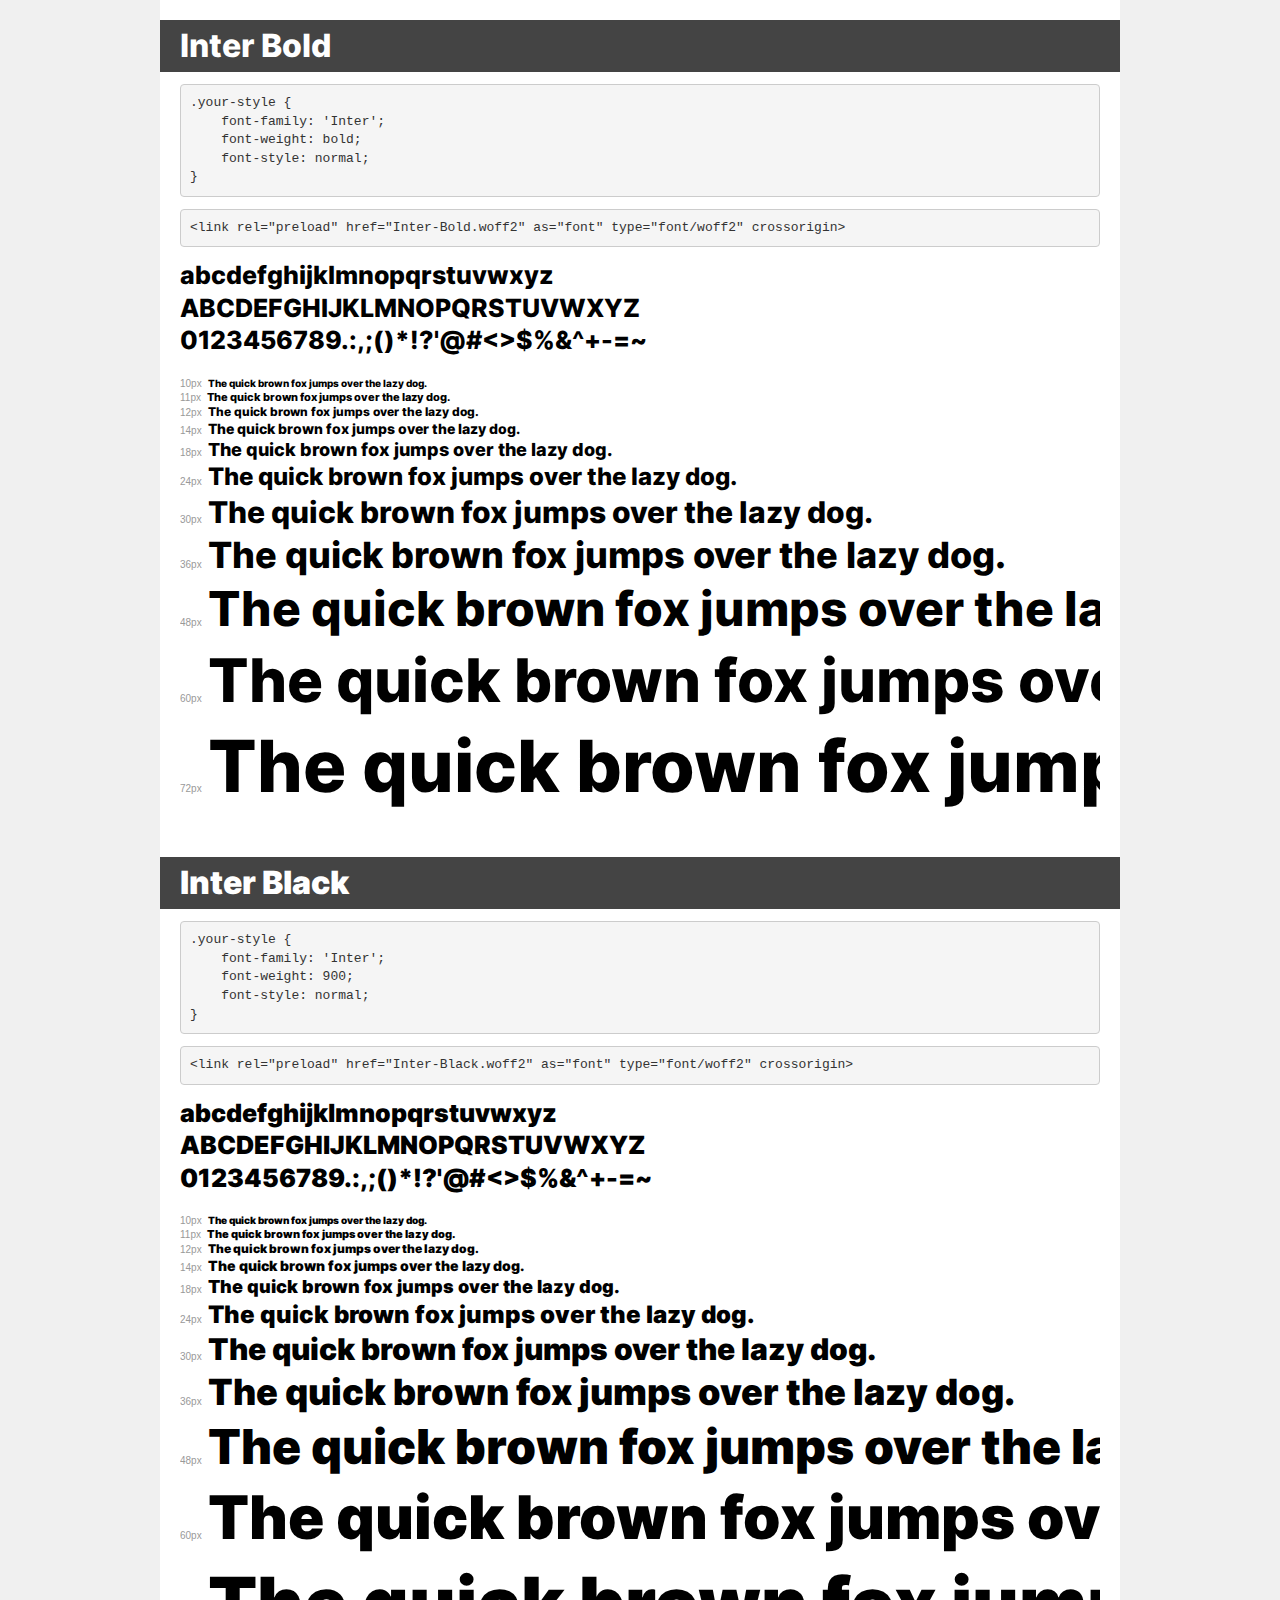
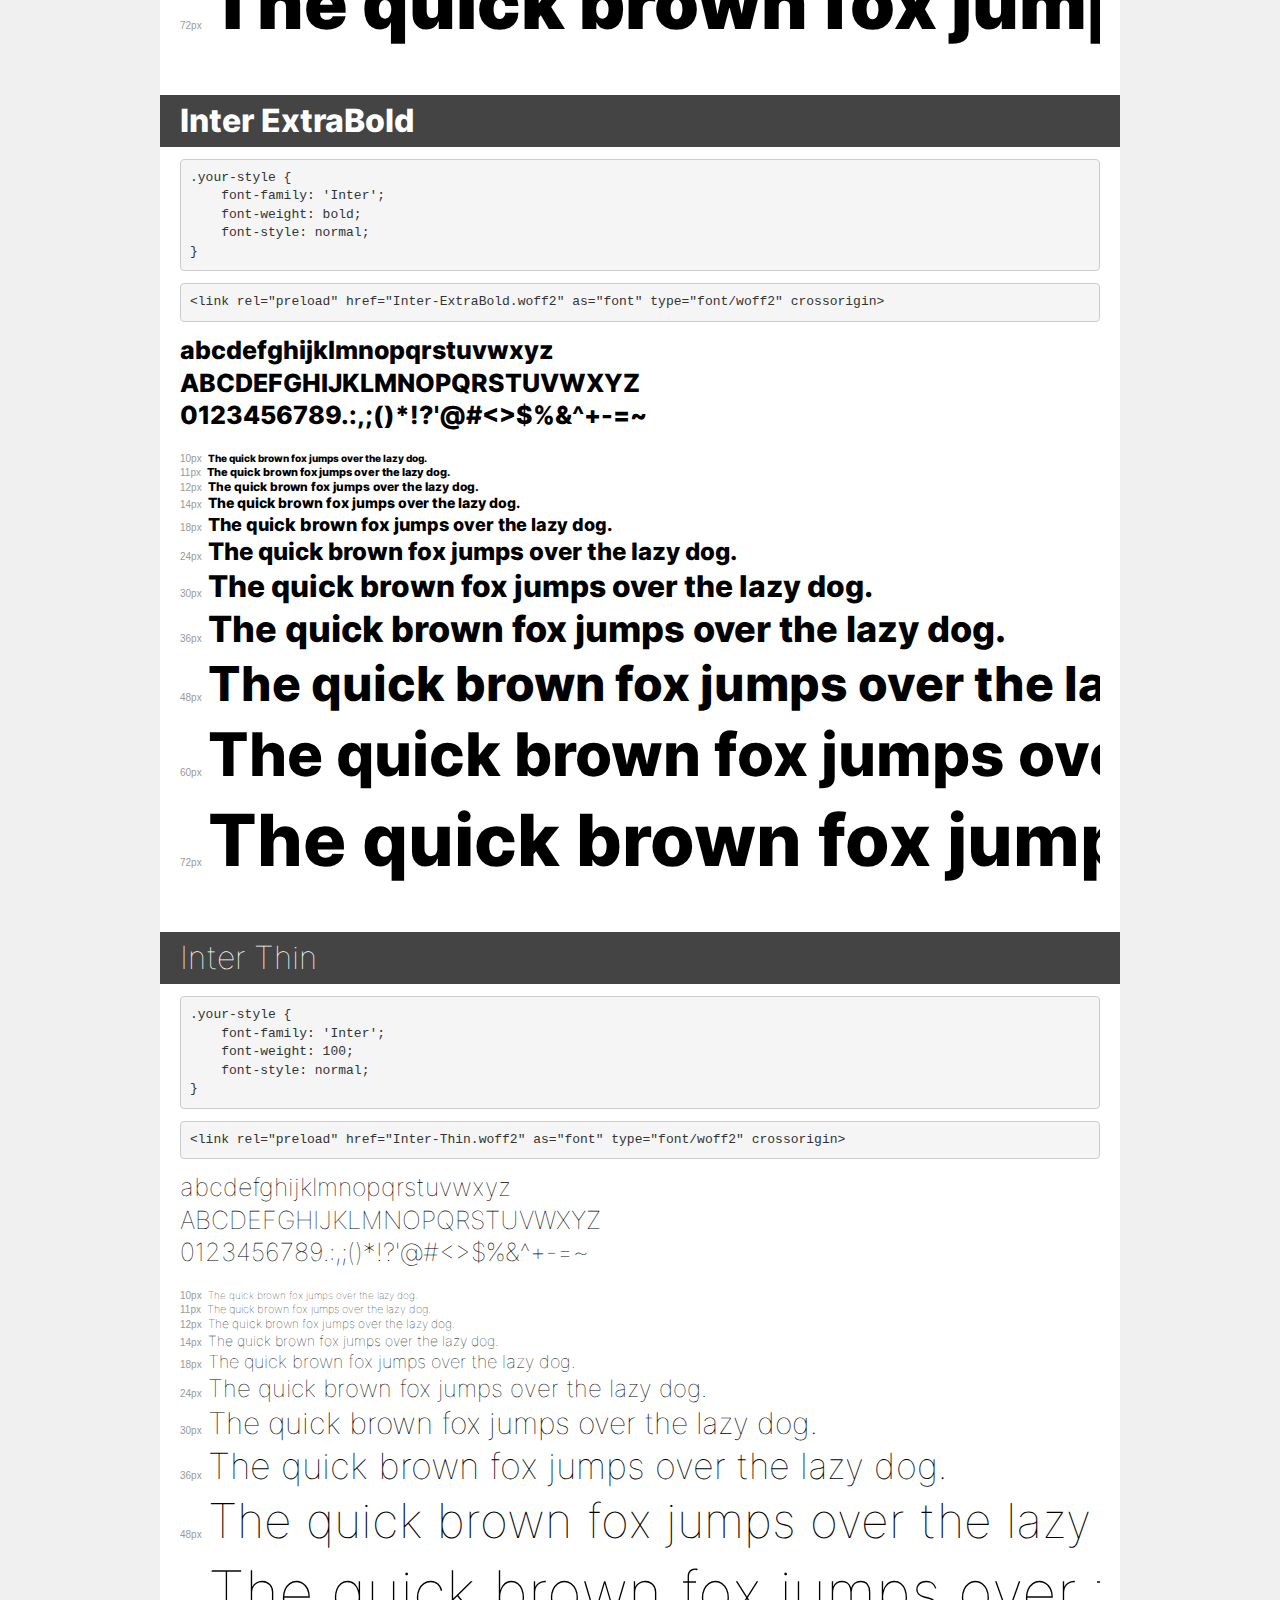
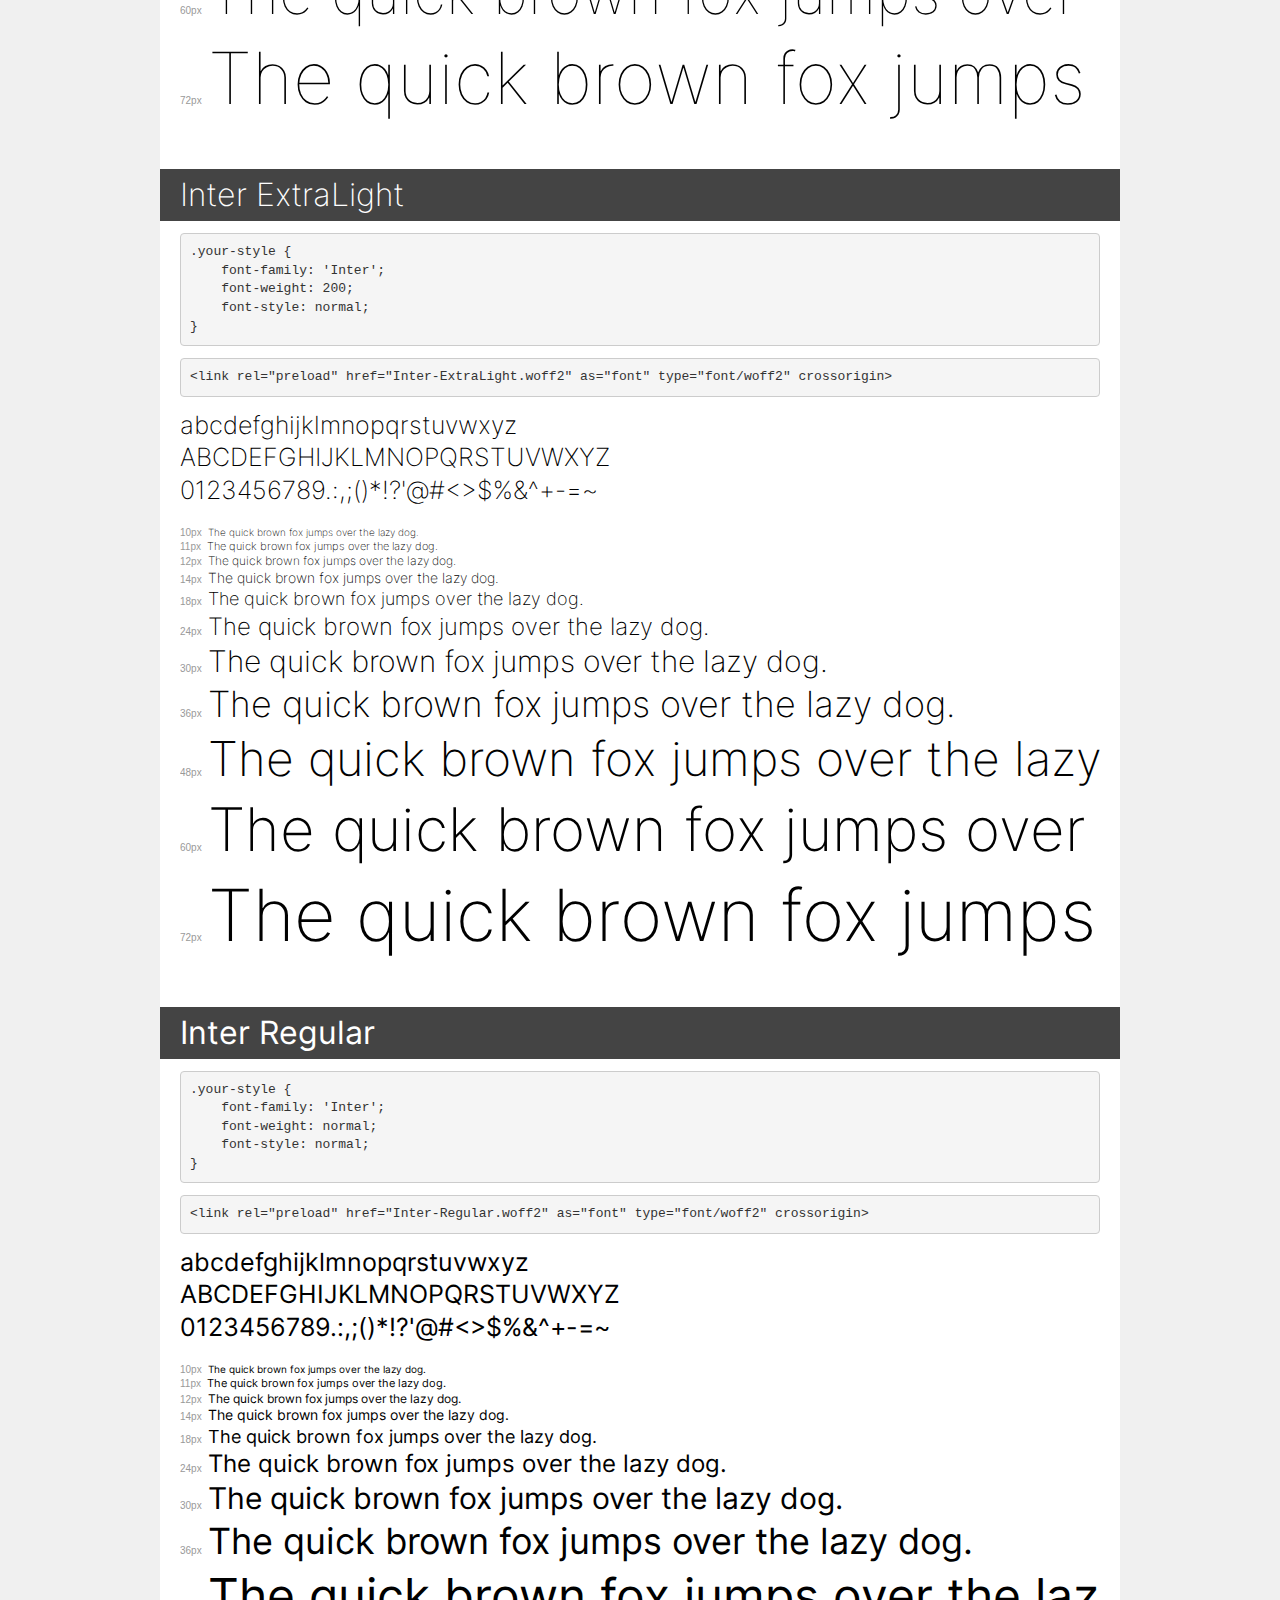
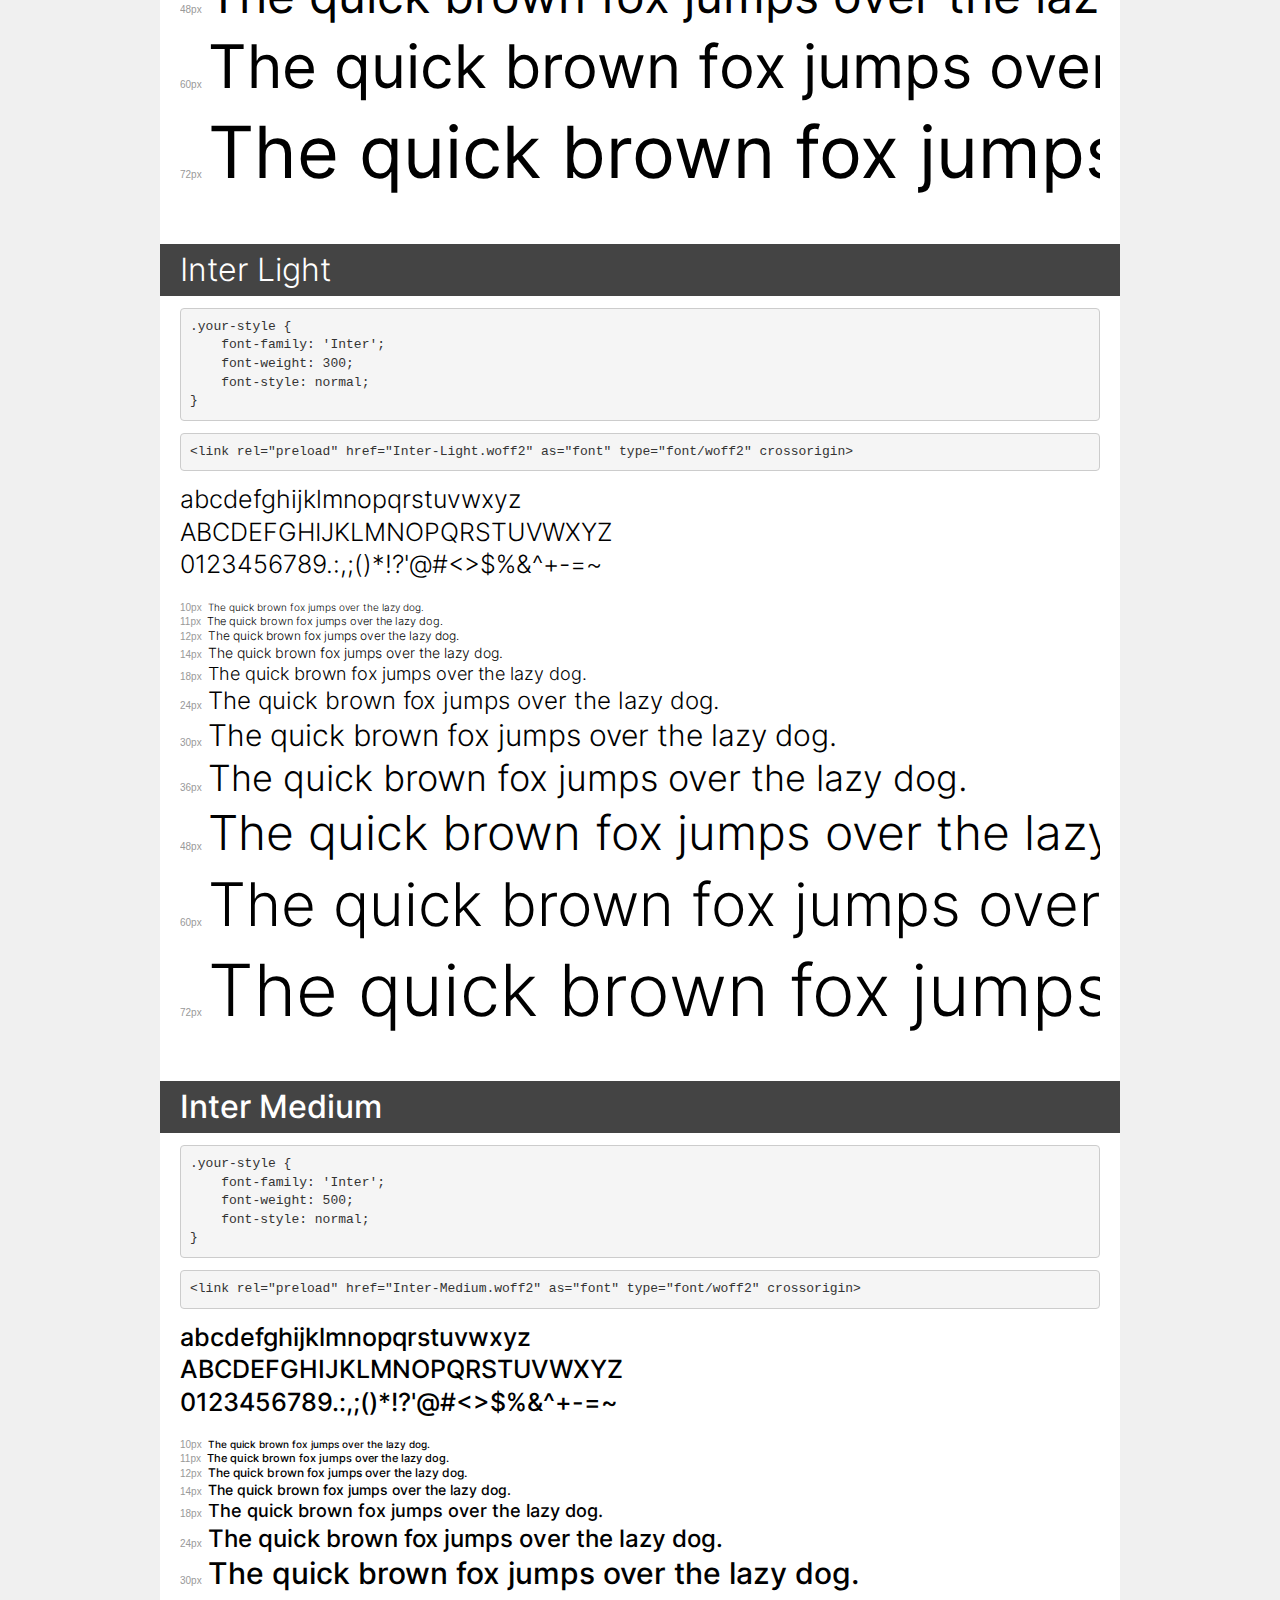
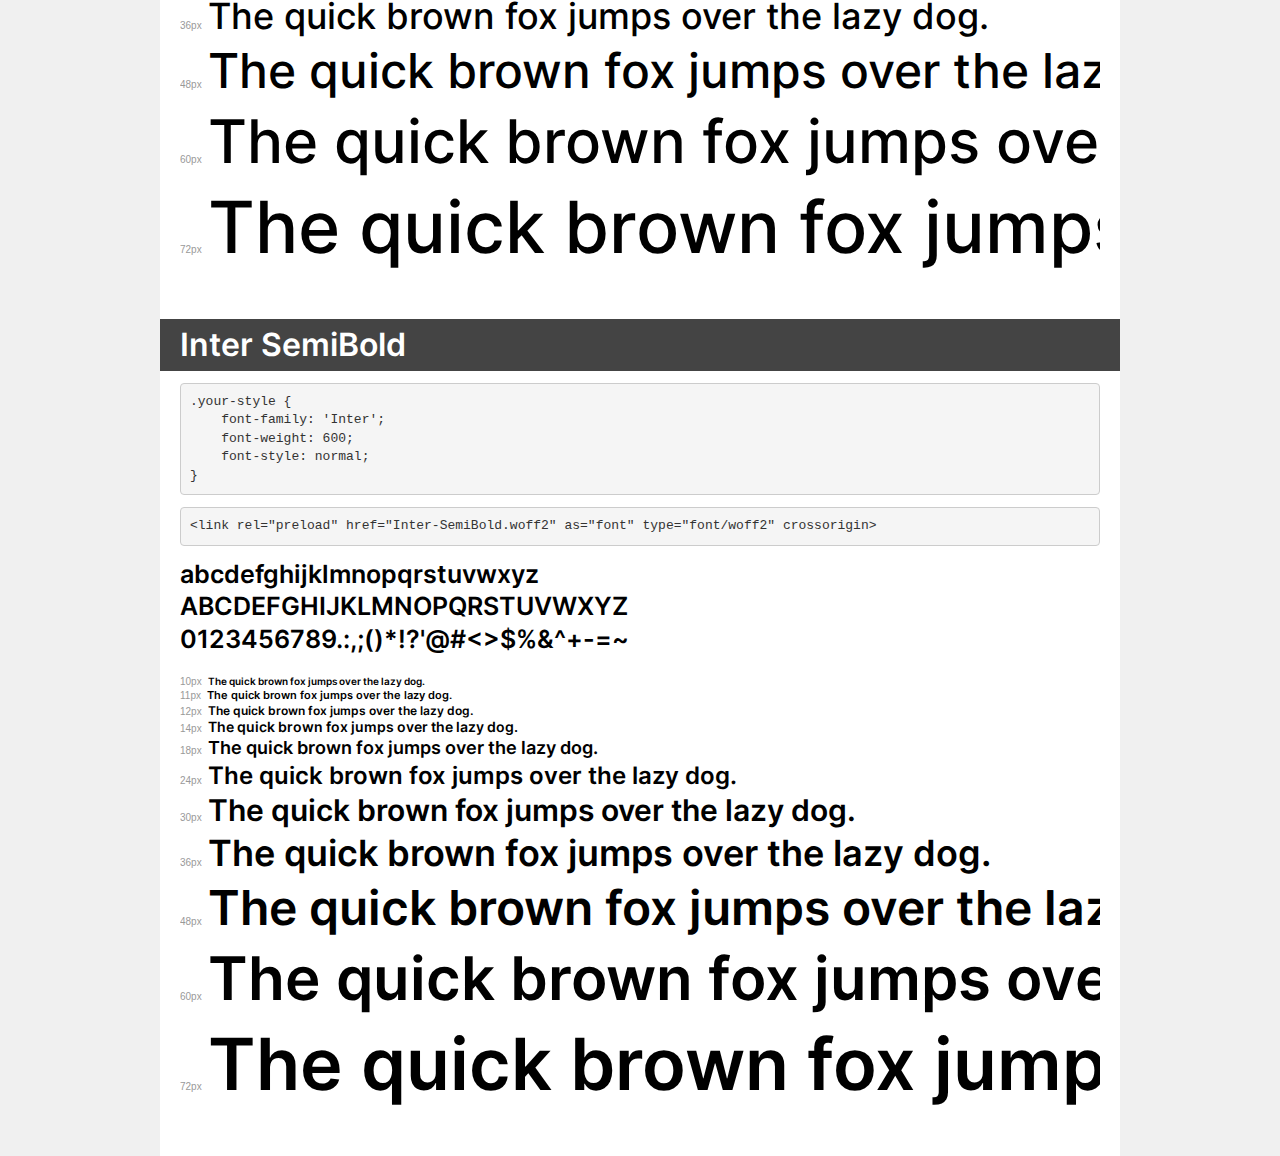
<file: admin penal/extra/transfonter.org-20240520-055944/demo.html>
<!DOCTYPE html>
<html lang="en">
<head>
    <meta charset="utf-8">
    <meta http-equiv="X-UA-Compatible" content="IE=edge">
    <meta name="viewport" content="width=device-width, initial-scale=1">
    <meta name="robots" content="noindex, noarchive">
    <meta name="format-detection" content="telephone=no">
    <title>Transfonter demo</title>
    <link href="stylesheet.css" rel="stylesheet">
    <style>
        /*
        http://meyerweb.com/eric/tools/css/reset/
        v2.0 | 20110126
        License: none (public domain)
        */
        html, body, div, span, applet, object, iframe,
        h1, h2, h3, h4, h5, h6, p, blockquote, pre,
        a, abbr, acronym, address, big, cite, code,
        del, dfn, em, img, ins, kbd, q, s, samp,
        small, strike, strong, sub, sup, tt, var,
        b, u, i, center,
        dl, dt, dd, ol, ul, li,
        fieldset, form, label, legend,
        table, caption, tbody, tfoot, thead, tr, th, td,
        article, aside, canvas, details, embed,
        figure, figcaption, footer, header, hgroup,
        menu, nav, output, ruby, section, summary,
        time, mark, audio, video {
            margin: 0;
            padding: 0;
            border: 0;
            font-size: 100%;
            font: inherit;
            vertical-align: baseline;
        }
        /* HTML5 display-role reset for older browsers */
        article, aside, details, figcaption, figure,
        footer, header, hgroup, menu, nav, section {
            display: block;
        }
        body {
            line-height: 1;
        }
        ol, ul {
            list-style: none;
        }
        blockquote, q {
            quotes: none;
        }
        blockquote:before, blockquote:after,
        q:before, q:after {
            content: '';
            content: none;
        }
        table {
            border-collapse: collapse;
            border-spacing: 0;
        }
        /* demo styles */
        body {
            background: #f0f0f0;
            color: #000;
        }
        .page {
            background: #fff;
            width: 920px;
            margin: 0 auto;
            padding: 20px 20px 0 20px;
            overflow: hidden;
        }
        .font-container {
            overflow-x: auto;
            overflow-y: hidden;
            margin-bottom: 40px;
            line-height: 1.3;
            white-space: nowrap;
            padding-bottom: 5px;
        }
        h1 {
            position: relative;
            background: #444;
            font-size: 32px;
            color: #fff;
            padding: 10px 20px;
            margin: 0 -20px 12px -20px;
        }
        .letters {
            font-size: 25px;
            margin-bottom: 20px;
        }
        .s10:before {
            content: '10px';
        }
        .s11:before {
            content: '11px';
        }
        .s12:before {
            content: '12px';
        }
        .s14:before {
            content: '14px';
        }
        .s18:before {
            content: '18px';
        }
        .s24:before {
            content: '24px';
        }
        .s30:before {
            content: '30px';
        }
        .s36:before {
            content: '36px';
        }
        .s48:before {
            content: '48px';
        }
        .s60:before {
            content: '60px';
        }
        .s72:before {
            content: '72px';
        }
        .s10:before, .s11:before, .s12:before, .s14:before,
        .s18:before, .s24:before, .s30:before, .s36:before,
        .s48:before, .s60:before, .s72:before {
            font-family: Arial, sans-serif;
            font-size: 10px;
            font-weight: normal;
            font-style: normal;
            color: #999;
            padding-right: 6px;
        }
        pre {
            display: block;
            padding: 9px;
            margin: 0 0 12px;
            font-family: Monaco, Menlo, Consolas, "Courier New", monospace;
            font-size: 13px;
            line-height: 1.428571429;
            color: #333;
            font-weight: normal;
            font-style: normal;
            background-color: #f5f5f5;
            border: 1px solid #ccc;
            overflow-x: auto;
            border-radius: 4px;
        }
        /* responsive */
        @media (max-width: 959px) {
            .page {
                width: auto;
                margin: 0;
            }
        }
    </style>
</head>
<body>
<div class="page">
    <div class="demo">
        <h1 style="font-family: 'Inter'; font-weight: bold; font-style: normal;">Inter Bold</h1>
        <pre title="Usage">.your-style {
    font-family: 'Inter';
    font-weight: bold;
    font-style: normal;
}</pre>
        <pre title="Preload (optional)">
&lt;link rel=&quot;preload&quot; href=&quot;Inter-Bold.woff2&quot; as=&quot;font&quot; type=&quot;font/woff2&quot; crossorigin&gt;</pre>
        <div class="font-container" style="font-family: 'Inter'; font-weight: bold; font-style: normal;">
            <p class="letters">
                abcdefghijklmnopqrstuvwxyz<br>
ABCDEFGHIJKLMNOPQRSTUVWXYZ<br>
                0123456789.:,;()*!?'@#&lt;&gt;$%&^+-=~
            </p>
            <p class="s10" style="font-size: 10px;">The quick brown fox jumps over the lazy dog.</p>
            <p class="s11" style="font-size: 11px;">The quick brown fox jumps over the lazy dog.</p>
            <p class="s12" style="font-size: 12px;">The quick brown fox jumps over the lazy dog.</p>
            <p class="s14" style="font-size: 14px;">The quick brown fox jumps over the lazy dog.</p>
            <p class="s18" style="font-size: 18px;">The quick brown fox jumps over the lazy dog.</p>
            <p class="s24" style="font-size: 24px;">The quick brown fox jumps over the lazy dog.</p>
            <p class="s30" style="font-size: 30px;">The quick brown fox jumps over the lazy dog.</p>
            <p class="s36" style="font-size: 36px;">The quick brown fox jumps over the lazy dog.</p>
            <p class="s48" style="font-size: 48px;">The quick brown fox jumps over the lazy dog.</p>
            <p class="s60" style="font-size: 60px;">The quick brown fox jumps over the lazy dog.</p>
            <p class="s72" style="font-size: 72px;">The quick brown fox jumps over the lazy dog.</p>
        </div>
    </div>

    <div class="demo">
        <h1 style="font-family: 'Inter'; font-weight: 900; font-style: normal;">Inter Black</h1>
        <pre title="Usage">.your-style {
    font-family: 'Inter';
    font-weight: 900;
    font-style: normal;
}</pre>
        <pre title="Preload (optional)">
&lt;link rel=&quot;preload&quot; href=&quot;Inter-Black.woff2&quot; as=&quot;font&quot; type=&quot;font/woff2&quot; crossorigin&gt;</pre>
        <div class="font-container" style="font-family: 'Inter'; font-weight: 900; font-style: normal;">
            <p class="letters">
                abcdefghijklmnopqrstuvwxyz<br>
ABCDEFGHIJKLMNOPQRSTUVWXYZ<br>
                0123456789.:,;()*!?'@#&lt;&gt;$%&^+-=~
            </p>
            <p class="s10" style="font-size: 10px;">The quick brown fox jumps over the lazy dog.</p>
            <p class="s11" style="font-size: 11px;">The quick brown fox jumps over the lazy dog.</p>
            <p class="s12" style="font-size: 12px;">The quick brown fox jumps over the lazy dog.</p>
            <p class="s14" style="font-size: 14px;">The quick brown fox jumps over the lazy dog.</p>
            <p class="s18" style="font-size: 18px;">The quick brown fox jumps over the lazy dog.</p>
            <p class="s24" style="font-size: 24px;">The quick brown fox jumps over the lazy dog.</p>
            <p class="s30" style="font-size: 30px;">The quick brown fox jumps over the lazy dog.</p>
            <p class="s36" style="font-size: 36px;">The quick brown fox jumps over the lazy dog.</p>
            <p class="s48" style="font-size: 48px;">The quick brown fox jumps over the lazy dog.</p>
            <p class="s60" style="font-size: 60px;">The quick brown fox jumps over the lazy dog.</p>
            <p class="s72" style="font-size: 72px;">The quick brown fox jumps over the lazy dog.</p>
        </div>
    </div>

    <div class="demo">
        <h1 style="font-family: 'Inter'; font-weight: bold; font-style: normal;">Inter ExtraBold</h1>
        <pre title="Usage">.your-style {
    font-family: 'Inter';
    font-weight: bold;
    font-style: normal;
}</pre>
        <pre title="Preload (optional)">
&lt;link rel=&quot;preload&quot; href=&quot;Inter-ExtraBold.woff2&quot; as=&quot;font&quot; type=&quot;font/woff2&quot; crossorigin&gt;</pre>
        <div class="font-container" style="font-family: 'Inter'; font-weight: bold; font-style: normal;">
            <p class="letters">
                abcdefghijklmnopqrstuvwxyz<br>
ABCDEFGHIJKLMNOPQRSTUVWXYZ<br>
                0123456789.:,;()*!?'@#&lt;&gt;$%&^+-=~
            </p>
            <p class="s10" style="font-size: 10px;">The quick brown fox jumps over the lazy dog.</p>
            <p class="s11" style="font-size: 11px;">The quick brown fox jumps over the lazy dog.</p>
            <p class="s12" style="font-size: 12px;">The quick brown fox jumps over the lazy dog.</p>
            <p class="s14" style="font-size: 14px;">The quick brown fox jumps over the lazy dog.</p>
            <p class="s18" style="font-size: 18px;">The quick brown fox jumps over the lazy dog.</p>
            <p class="s24" style="font-size: 24px;">The quick brown fox jumps over the lazy dog.</p>
            <p class="s30" style="font-size: 30px;">The quick brown fox jumps over the lazy dog.</p>
            <p class="s36" style="font-size: 36px;">The quick brown fox jumps over the lazy dog.</p>
            <p class="s48" style="font-size: 48px;">The quick brown fox jumps over the lazy dog.</p>
            <p class="s60" style="font-size: 60px;">The quick brown fox jumps over the lazy dog.</p>
            <p class="s72" style="font-size: 72px;">The quick brown fox jumps over the lazy dog.</p>
        </div>
    </div>

    <div class="demo">
        <h1 style="font-family: 'Inter'; font-weight: 100; font-style: normal;">Inter Thin</h1>
        <pre title="Usage">.your-style {
    font-family: 'Inter';
    font-weight: 100;
    font-style: normal;
}</pre>
        <pre title="Preload (optional)">
&lt;link rel=&quot;preload&quot; href=&quot;Inter-Thin.woff2&quot; as=&quot;font&quot; type=&quot;font/woff2&quot; crossorigin&gt;</pre>
        <div class="font-container" style="font-family: 'Inter'; font-weight: 100; font-style: normal;">
            <p class="letters">
                abcdefghijklmnopqrstuvwxyz<br>
ABCDEFGHIJKLMNOPQRSTUVWXYZ<br>
                0123456789.:,;()*!?'@#&lt;&gt;$%&^+-=~
            </p>
            <p class="s10" style="font-size: 10px;">The quick brown fox jumps over the lazy dog.</p>
            <p class="s11" style="font-size: 11px;">The quick brown fox jumps over the lazy dog.</p>
            <p class="s12" style="font-size: 12px;">The quick brown fox jumps over the lazy dog.</p>
            <p class="s14" style="font-size: 14px;">The quick brown fox jumps over the lazy dog.</p>
            <p class="s18" style="font-size: 18px;">The quick brown fox jumps over the lazy dog.</p>
            <p class="s24" style="font-size: 24px;">The quick brown fox jumps over the lazy dog.</p>
            <p class="s30" style="font-size: 30px;">The quick brown fox jumps over the lazy dog.</p>
            <p class="s36" style="font-size: 36px;">The quick brown fox jumps over the lazy dog.</p>
            <p class="s48" style="font-size: 48px;">The quick brown fox jumps over the lazy dog.</p>
            <p class="s60" style="font-size: 60px;">The quick brown fox jumps over the lazy dog.</p>
            <p class="s72" style="font-size: 72px;">The quick brown fox jumps over the lazy dog.</p>
        </div>
    </div>

    <div class="demo">
        <h1 style="font-family: 'Inter'; font-weight: 200; font-style: normal;">Inter ExtraLight</h1>
        <pre title="Usage">.your-style {
    font-family: 'Inter';
    font-weight: 200;
    font-style: normal;
}</pre>
        <pre title="Preload (optional)">
&lt;link rel=&quot;preload&quot; href=&quot;Inter-ExtraLight.woff2&quot; as=&quot;font&quot; type=&quot;font/woff2&quot; crossorigin&gt;</pre>
        <div class="font-container" style="font-family: 'Inter'; font-weight: 200; font-style: normal;">
            <p class="letters">
                abcdefghijklmnopqrstuvwxyz<br>
ABCDEFGHIJKLMNOPQRSTUVWXYZ<br>
                0123456789.:,;()*!?'@#&lt;&gt;$%&^+-=~
            </p>
            <p class="s10" style="font-size: 10px;">The quick brown fox jumps over the lazy dog.</p>
            <p class="s11" style="font-size: 11px;">The quick brown fox jumps over the lazy dog.</p>
            <p class="s12" style="font-size: 12px;">The quick brown fox jumps over the lazy dog.</p>
            <p class="s14" style="font-size: 14px;">The quick brown fox jumps over the lazy dog.</p>
            <p class="s18" style="font-size: 18px;">The quick brown fox jumps over the lazy dog.</p>
            <p class="s24" style="font-size: 24px;">The quick brown fox jumps over the lazy dog.</p>
            <p class="s30" style="font-size: 30px;">The quick brown fox jumps over the lazy dog.</p>
            <p class="s36" style="font-size: 36px;">The quick brown fox jumps over the lazy dog.</p>
            <p class="s48" style="font-size: 48px;">The quick brown fox jumps over the lazy dog.</p>
            <p class="s60" style="font-size: 60px;">The quick brown fox jumps over the lazy dog.</p>
            <p class="s72" style="font-size: 72px;">The quick brown fox jumps over the lazy dog.</p>
        </div>
    </div>

    <div class="demo">
        <h1 style="font-family: 'Inter'; font-weight: normal; font-style: normal;">Inter Regular</h1>
        <pre title="Usage">.your-style {
    font-family: 'Inter';
    font-weight: normal;
    font-style: normal;
}</pre>
        <pre title="Preload (optional)">
&lt;link rel=&quot;preload&quot; href=&quot;Inter-Regular.woff2&quot; as=&quot;font&quot; type=&quot;font/woff2&quot; crossorigin&gt;</pre>
        <div class="font-container" style="font-family: 'Inter'; font-weight: normal; font-style: normal;">
            <p class="letters">
                abcdefghijklmnopqrstuvwxyz<br>
ABCDEFGHIJKLMNOPQRSTUVWXYZ<br>
                0123456789.:,;()*!?'@#&lt;&gt;$%&^+-=~
            </p>
            <p class="s10" style="font-size: 10px;">The quick brown fox jumps over the lazy dog.</p>
            <p class="s11" style="font-size: 11px;">The quick brown fox jumps over the lazy dog.</p>
            <p class="s12" style="font-size: 12px;">The quick brown fox jumps over the lazy dog.</p>
            <p class="s14" style="font-size: 14px;">The quick brown fox jumps over the lazy dog.</p>
            <p class="s18" style="font-size: 18px;">The quick brown fox jumps over the lazy dog.</p>
            <p class="s24" style="font-size: 24px;">The quick brown fox jumps over the lazy dog.</p>
            <p class="s30" style="font-size: 30px;">The quick brown fox jumps over the lazy dog.</p>
            <p class="s36" style="font-size: 36px;">The quick brown fox jumps over the lazy dog.</p>
            <p class="s48" style="font-size: 48px;">The quick brown fox jumps over the lazy dog.</p>
            <p class="s60" style="font-size: 60px;">The quick brown fox jumps over the lazy dog.</p>
            <p class="s72" style="font-size: 72px;">The quick brown fox jumps over the lazy dog.</p>
        </div>
    </div>

    <div class="demo">
        <h1 style="font-family: 'Inter'; font-weight: 300; font-style: normal;">Inter Light</h1>
        <pre title="Usage">.your-style {
    font-family: 'Inter';
    font-weight: 300;
    font-style: normal;
}</pre>
        <pre title="Preload (optional)">
&lt;link rel=&quot;preload&quot; href=&quot;Inter-Light.woff2&quot; as=&quot;font&quot; type=&quot;font/woff2&quot; crossorigin&gt;</pre>
        <div class="font-container" style="font-family: 'Inter'; font-weight: 300; font-style: normal;">
            <p class="letters">
                abcdefghijklmnopqrstuvwxyz<br>
ABCDEFGHIJKLMNOPQRSTUVWXYZ<br>
                0123456789.:,;()*!?'@#&lt;&gt;$%&^+-=~
            </p>
            <p class="s10" style="font-size: 10px;">The quick brown fox jumps over the lazy dog.</p>
            <p class="s11" style="font-size: 11px;">The quick brown fox jumps over the lazy dog.</p>
            <p class="s12" style="font-size: 12px;">The quick brown fox jumps over the lazy dog.</p>
            <p class="s14" style="font-size: 14px;">The quick brown fox jumps over the lazy dog.</p>
            <p class="s18" style="font-size: 18px;">The quick brown fox jumps over the lazy dog.</p>
            <p class="s24" style="font-size: 24px;">The quick brown fox jumps over the lazy dog.</p>
            <p class="s30" style="font-size: 30px;">The quick brown fox jumps over the lazy dog.</p>
            <p class="s36" style="font-size: 36px;">The quick brown fox jumps over the lazy dog.</p>
            <p class="s48" style="font-size: 48px;">The quick brown fox jumps over the lazy dog.</p>
            <p class="s60" style="font-size: 60px;">The quick brown fox jumps over the lazy dog.</p>
            <p class="s72" style="font-size: 72px;">The quick brown fox jumps over the lazy dog.</p>
        </div>
    </div>

    <div class="demo">
        <h1 style="font-family: 'Inter'; font-weight: 500; font-style: normal;">Inter Medium</h1>
        <pre title="Usage">.your-style {
    font-family: 'Inter';
    font-weight: 500;
    font-style: normal;
}</pre>
        <pre title="Preload (optional)">
&lt;link rel=&quot;preload&quot; href=&quot;Inter-Medium.woff2&quot; as=&quot;font&quot; type=&quot;font/woff2&quot; crossorigin&gt;</pre>
        <div class="font-container" style="font-family: 'Inter'; font-weight: 500; font-style: normal;">
            <p class="letters">
                abcdefghijklmnopqrstuvwxyz<br>
ABCDEFGHIJKLMNOPQRSTUVWXYZ<br>
                0123456789.:,;()*!?'@#&lt;&gt;$%&^+-=~
            </p>
            <p class="s10" style="font-size: 10px;">The quick brown fox jumps over the lazy dog.</p>
            <p class="s11" style="font-size: 11px;">The quick brown fox jumps over the lazy dog.</p>
            <p class="s12" style="font-size: 12px;">The quick brown fox jumps over the lazy dog.</p>
            <p class="s14" style="font-size: 14px;">The quick brown fox jumps over the lazy dog.</p>
            <p class="s18" style="font-size: 18px;">The quick brown fox jumps over the lazy dog.</p>
            <p class="s24" style="font-size: 24px;">The quick brown fox jumps over the lazy dog.</p>
            <p class="s30" style="font-size: 30px;">The quick brown fox jumps over the lazy dog.</p>
            <p class="s36" style="font-size: 36px;">The quick brown fox jumps over the lazy dog.</p>
            <p class="s48" style="font-size: 48px;">The quick brown fox jumps over the lazy dog.</p>
            <p class="s60" style="font-size: 60px;">The quick brown fox jumps over the lazy dog.</p>
            <p class="s72" style="font-size: 72px;">The quick brown fox jumps over the lazy dog.</p>
        </div>
    </div>

    <div class="demo">
        <h1 style="font-family: 'Inter'; font-weight: 600; font-style: normal;">Inter SemiBold</h1>
        <pre title="Usage">.your-style {
    font-family: 'Inter';
    font-weight: 600;
    font-style: normal;
}</pre>
        <pre title="Preload (optional)">
&lt;link rel=&quot;preload&quot; href=&quot;Inter-SemiBold.woff2&quot; as=&quot;font&quot; type=&quot;font/woff2&quot; crossorigin&gt;</pre>
        <div class="font-container" style="font-family: 'Inter'; font-weight: 600; font-style: normal;">
            <p class="letters">
                abcdefghijklmnopqrstuvwxyz<br>
ABCDEFGHIJKLMNOPQRSTUVWXYZ<br>
                0123456789.:,;()*!?'@#&lt;&gt;$%&^+-=~
            </p>
            <p class="s10" style="font-size: 10px;">The quick brown fox jumps over the lazy dog.</p>
            <p class="s11" style="font-size: 11px;">The quick brown fox jumps over the lazy dog.</p>
            <p class="s12" style="font-size: 12px;">The quick brown fox jumps over the lazy dog.</p>
            <p class="s14" style="font-size: 14px;">The quick brown fox jumps over the lazy dog.</p>
            <p class="s18" style="font-size: 18px;">The quick brown fox jumps over the lazy dog.</p>
            <p class="s24" style="font-size: 24px;">The quick brown fox jumps over the lazy dog.</p>
            <p class="s30" style="font-size: 30px;">The quick brown fox jumps over the lazy dog.</p>
            <p class="s36" style="font-size: 36px;">The quick brown fox jumps over the lazy dog.</p>
            <p class="s48" style="font-size: 48px;">The quick brown fox jumps over the lazy dog.</p>
            <p class="s60" style="font-size: 60px;">The quick brown fox jumps over the lazy dog.</p>
            <p class="s72" style="font-size: 72px;">The quick brown fox jumps over the lazy dog.</p>
        </div>
    </div>

</div>
</body>
</html>
</file>
<file: admin penal/fonts/stylesheet.css>
@font-face {
    font-family: 'Inter';
    src: url('Inter-Bold.woff2') format('woff2'),
        url('Inter-Bold.woff') format('woff');
    font-weight: bold;
    font-style: normal;
    font-display: swap;
}

@font-face {
    font-family: 'Inter';
    src: url('Inter-Black.woff2') format('woff2'),
        url('Inter-Black.woff') format('woff');
    font-weight: 900;
    font-style: normal;
    font-display: swap;
}

@font-face {
    font-family: 'Inter';
    src: url('Inter-ExtraBold.woff2') format('woff2'),
        url('Inter-ExtraBold.woff') format('woff');
    font-weight: bold;
    font-style: normal;
    font-display: swap;
}

@font-face {
    font-family: 'Inter';
    src: url('Inter-Thin.woff2') format('woff2'),
        url('Inter-Thin.woff') format('woff');
    font-weight: 100;
    font-style: normal;
    font-display: swap;
}

@font-face {
    font-family: 'Inter';
    src: url('Inter-ExtraLight.woff2') format('woff2'),
        url('Inter-ExtraLight.woff') format('woff');
    font-weight: 200;
    font-style: normal;
    font-display: swap;
}

@font-face {
    font-family: 'Inter';
    src: url('Inter-Regular.woff2') format('woff2'),
        url('Inter-Regular.woff') format('woff');
    font-weight: normal;
    font-style: normal;
    font-display: swap;
}

@font-face {
    font-family: 'Inter';
    src: url('Inter-Light.woff2') format('woff2'),
        url('Inter-Light.woff') format('woff');
    font-weight: 300;
    font-style: normal;
    font-display: swap;
}

@font-face {
    font-family: 'Inter';
    src: url('Inter-Medium.woff2') format('woff2'),
        url('Inter-Medium.woff') format('woff');
    font-weight: 500;
    font-style: normal;
    font-display: swap;
}

@font-face {
    font-family: 'Inter';
    src: url('Inter-SemiBold.woff2') format('woff2'),
        url('Inter-SemiBold.woff') format('woff');
    font-weight: 600;
    font-style: normal;
    font-display: swap;
}
</file>
<file: admin penal/css/style.css>
:root {
    --header-bg: #252b3b;
    --text-dark: rgba(45, 52, 72, 0.75);
    --text-light: #7f92a3be;
    --icon-color: #e9ecef;
    --active-color: #0f9cf3;
    --succes-color: rgb(111, 208, 136);
    --warning-color: rgb(255, 187, 68);
    --danger-color: rgb(243, 47, 83);
    --input-color: rgba(255, 255, 255, .5);
    --main-bg: #e8f3f7;
    --outline-color:rgba(255, 255, 255, .25);
}

* {
    margin: 0;
    padding: 0;
    box-sizing: border-box
}

body {
    font-family: "Inter", sans-serif;
}

a {
    display: inline-block;
    text-decoration: none;
}

ul {
    list-style: none;
}

.text-center {
    text-align: center;
}

.d-flex {
    display: flex;
}

.justify-between {
    justify-content: space-between;
}

.justify-around {
    justify-content: space-around;
}

.justify-center {
    justify-content: center;
}

.align-center {
    align-items: center;
}

.row {
    display: flex;
    flex-wrap: wrap;
}

.w-2 {
    width: 50%;
}

.w-4 {
    width: 25%;
}

.w-70 {
    width: 70%;
}

.w-30 {
    width: 30%;
}

/* header */
header {
    background-color: var(--header-bg);
    width: 100%;
    padding: 15px 0;
    position: fixed;
    z-index: 9 !important;
}

.navbar-header .logo {
    width: 250px;
}

.navbar-header .ri-menu-2-line {
    color: var(--icon-color);
    font-size: 25px;
    margin-right: 25px;
}

.navbar-header form i {
    color: var(--input-color);
    font-size: 15px;
}

.navbar-header form input {
    color: var(--input-color);
    background-color: transparent;
    outline: none;
    border: none;
}

.navbar-header .navbar-icon .us-fleg {
    margin-right: 25px;
}

.navbar-header .navbar-icon i {
    color: var(--icon-color);
    font-size: 25px;
    margin-right: 25px;
}

.navbar-header .navbar-icon .profile img {
    border: 3px solid var(--outline-color);
    border-radius: 50%;
    margin: 0 10px;
}

.navbar-header .navbar-icon .profile {
    color: var(--icon-color);
}
.droupdown{
    position: relative;
}
.droupdown-menu{
    position: absolute;
    top: 100%;
    left: 0;
    box-shadow: 2px 2px 20px -15px;
    margin-top: 15px;
    background-color: white;
    transform: translateY(50px);
    visibility: hidden;
    transition: all 0.3s linear;
}
.droupdown-menu li a i{
    font-size: 14px !important;
    margin-right: 8px !important;
}
.droupdown-menu li a,.droupdown-menu li a i{
    font-size: 16px;
    padding: 5px;
    color: var(--text-dark) !important;
}
.droupdown-menu li:last-child a,.droupdown-menu li:last-child i{
    color: var(--danger-color) !important;
    margin-top: 8px !important;
}
.droupdown:hover .droupdown-menu{
    transform: translateX(0);
    visibility: visible;
}

/* slidebar */
aside {
    width: 250px;
    position: fixed;
    top: 0;
    bottom: 0;
    margin-top: 70px;
    overflow-y: scroll;
    background-color: white;
    transition: all 0.3s linear;
}
.active{
    transform: translateX(-100%);
}

.slidebar-status {
    margin: 20px 0;
}

.slidebar .slidebar-status img {
    border-radius: 50%;
    display: inline;
}

.slidebar .slidebar-status h3 {
    font-weight: 600;
    margin: 5px 0;
}

.slidebar .slidebar-status p {
    color: var(--text-color);
}

.slidebar .slidebar-status p i,
.sale-item p i {
    color: var(--succes-color);
    margin-right: 8px;
}

.slidebar h5 {
    color: var(--text-light);
    font-weight: 600;
    margin: 20px 25px;
}

.slidebar ul li a {
    color: var(--text-dark);
    margin: 15px 25px;
}

.slidebar ul li a .slidebar-item-title {
    font-weight: 500;
    margin: 5px 0;
}

.slidebar ul li a .slidebar-item-title i {
    margin-right: 5px;
}
::-webkit-scrollbar {
    width: 6px;
}
::-webkit-scrollbar-track {
    background: rgb(255, 255, 255);
    border-radius: 5px;
}
::-webkit-scrollbar-thumb {
    background:rgba(161, 239, 255, 0.568);
    border-radius: 5px;
}

/* main  */
main {
    width: calc(100% - 250px);
    transform: translateY(70px);
    margin-left: 250px;
    transition: all 0.3s linear;
}
.active-main{
    width: 100%;
    margin-left: 0;
}
.deshboard {
    background-color: var(--main-bg);
    padding: 25px;
}

.deshboard .dashboard-title {
    margin-bottom: 25px;
}

.deshboard .dashboard-title a {
    color: var(--text-dark);
}

.deshboard .dashboard-title i,
.deshboard .dashboard-title span {
    color: var(--text-light);
}

.sale-item,
.report,
.revenue,
.user-data,
.mounthly-chart {
    padding: 25px;
    margin-right: 25px !important;
    background-color: white;
    box-shadow: 2px 2px 20px -15px;
}

.sale-item p,
.sale-item span,
.report-title p,
.report-content p,
.revenue-title p,
.revenue-content p,
.mounthly-title p,
.mounthly-content p {
    font-size: 14px;
    color: var(--text-dark);
}

.sale-item h2 {
    font-weight: 500;
    margin: 5px 0;
}

.sale-item .totle-sale i {
    font-size: 20px;
    padding: 10px;
    border-radius: 5px;
    background-color: var(--main-bg);
    color: var(--active-color);
}

.sale-item :last-child p {
    margin-bottom: 5px;
}

.sale-item p span {
    color: var(--succes-color);
    margin-right: 5px;
}

.sale-product :nth-child(2) .sale-item .totle-sale i,
.sale-product :nth-child(4) .sale-item .totle-sale i {
    color: var(--succes-color);
}

.sale-product :nth-child(2) .sale-item p span {
    color: var(--danger-color);
}

/* report  */
.report,
.revenue {
    margin: 25PX 0;
}

.report-title h4,
.revenue-title h4,
.user-data h4,
.mounthly-title h4 {
    font-weight: 500;
    font-size: 16px;
    margin-bottom: 5px;
}

.report-content,
.revenue-content,
.mounthly-content {
    margin-top: 10px;
}

.report-content h3,
.revenue-content h3,
.mounthly-content h3 {
    font-weight: 500;
}

.report-content span {
    color: var(--succes-color);
    font-size: 16px;
    margin-left: 5px;
}

.apexcharts-toolbar,
.apexcharts-legend.apx-legend-position-bottom.apexcharts-align-center,
.apexcharts-legend.apx-legend-position-right {
    display: none !important;
}

/* user info. */
.user-data{
    overflow-x: scroll !important;
}
.user-data table thead tr th {
    font-weight: 600;
    text-align: left;
    font-size: 15px;
    padding: 10px;
    border-bottom: 1px solid #cad3dd;
}

.user-data table tbody tr td:first-child {
    font-weight: 500;
}

.user-data table tbody tr td {
    font-size: 14px;
    padding: 10px;
    border-bottom: 1px solid #cad3dd;
}

.user-data table tbody tr td i {
    font-size: 14px;
    margin-right: 5px;
    color: var(--succes-color);
}

.user-data table tbody tr:nth-child(2) td i,.user-data table tbody tr:nth-child(6) td i{
    color: var(--warning-color) !important;
}

/* mounthly */
#chart2 {
    margin-top: 15px;
    display: flex;
    justify-content: center;
}
/* copy-right */
.copy-right{
    background-color:white;
    color:var(--text-dark);
    padding: 25px 0;
}
</file>
<file: admin penal/css/max.css>
/* XL */
@media (max-width:1399px) {
    
}

/* LG */
@media (max-width:1199px) {
    main{
        width: 100%;
        margin-left: 0;
    }
    aside{
        transform: translateX(0px);
        z-index: 9;
    }   
    .add-class{
        transform: translateX(-250px);
    }
}

/* SM  */
@media (max-width:991px) {
    .col-sm-1{
        width: 100%;
    }
    .col-sm-2{
        width: 50%;
    }
    .mounthly-chart{
        margin-top: 25px;
    }
    .sale-product .w-4:last-child .sale-item,.sale-product .w-4:nth-child(3) .sale-item{
        margin-top: 25px;
    }
    .navbar-icon{
        display: none;
    }
}

/* MD  */
@media (max-width:767px) {
}
/* XS */
@media (max-width:575px) {
    .col-md-1{
        width: 100%;
    }
    .sale-item{
        margin-top: 25px;
    }
    .sale-product .w-4:first-child .sale-item{
        margin-top: 0;
    }
}
</file>
<file: admin penal/extra/transfonter.org-20240520-055944/stylesheet.css>
@font-face {
    font-family: 'Inter';
    src: url('Inter-Bold.woff2') format('woff2'),
        url('Inter-Bold.woff') format('woff');
    font-weight: bold;
    font-style: normal;
    font-display: swap;
}

@font-face {
    font-family: 'Inter';
    src: url('Inter-Black.woff2') format('woff2'),
        url('Inter-Black.woff') format('woff');
    font-weight: 900;
    font-style: normal;
    font-display: swap;
}

@font-face {
    font-family: 'Inter';
    src: url('Inter-ExtraBold.woff2') format('woff2'),
        url('Inter-ExtraBold.woff') format('woff');
    font-weight: bold;
    font-style: normal;
    font-display: swap;
}

@font-face {
    font-family: 'Inter';
    src: url('Inter-Thin.woff2') format('woff2'),
        url('Inter-Thin.woff') format('woff');
    font-weight: 100;
    font-style: normal;
    font-display: swap;
}

@font-face {
    font-family: 'Inter';
    src: url('Inter-ExtraLight.woff2') format('woff2'),
        url('Inter-ExtraLight.woff') format('woff');
    font-weight: 200;
    font-style: normal;
    font-display: swap;
}

@font-face {
    font-family: 'Inter';
    src: url('Inter-Regular.woff2') format('woff2'),
        url('Inter-Regular.woff') format('woff');
    font-weight: normal;
    font-style: normal;
    font-display: swap;
}

@font-face {
    font-family: 'Inter';
    src: url('Inter-Light.woff2') format('woff2'),
        url('Inter-Light.woff') format('woff');
    font-weight: 300;
    font-style: normal;
    font-display: swap;
}

@font-face {
    font-family: 'Inter';
    src: url('Inter-Medium.woff2') format('woff2'),
        url('Inter-Medium.woff') format('woff');
    font-weight: 500;
    font-style: normal;
    font-display: swap;
}

@font-face {
    font-family: 'Inter';
    src: url('Inter-SemiBold.woff2') format('woff2'),
        url('Inter-SemiBold.woff') format('woff');
    font-weight: 600;
    font-style: normal;
    font-display: swap;
}
</file>
